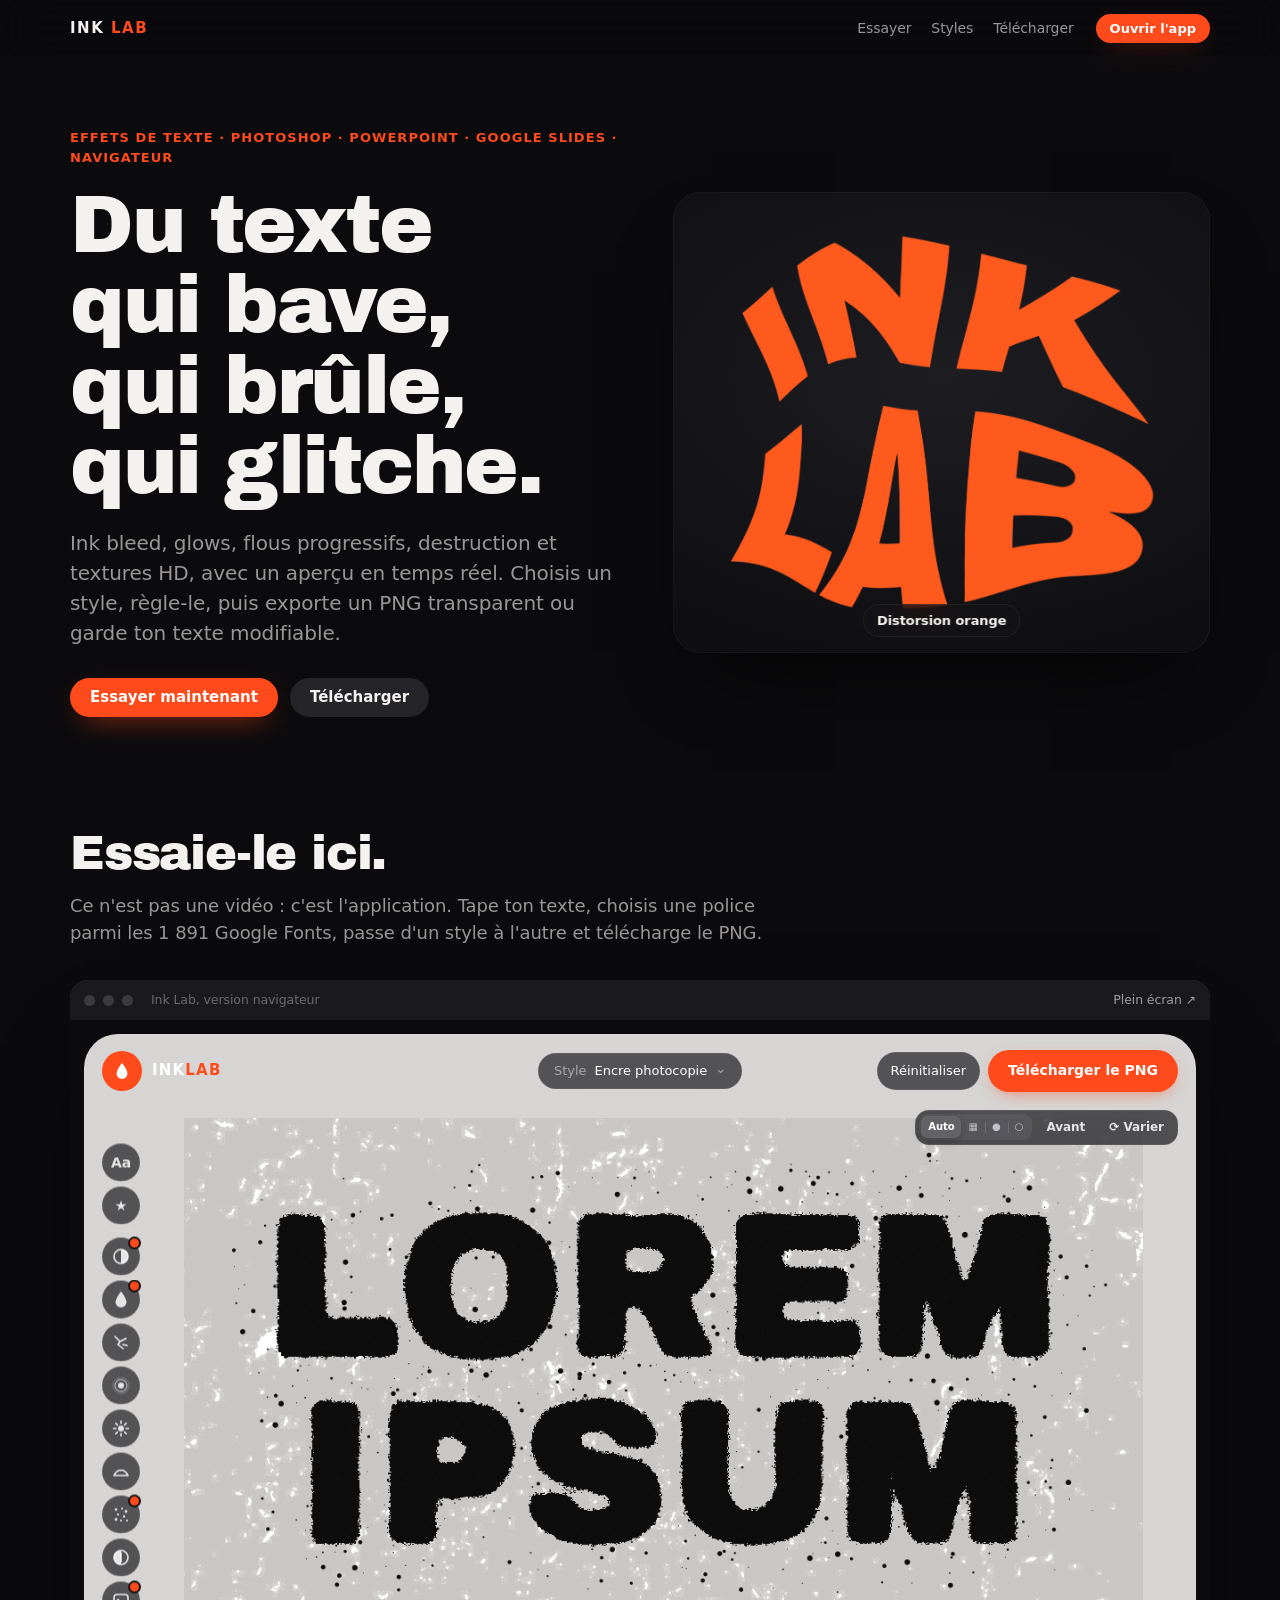
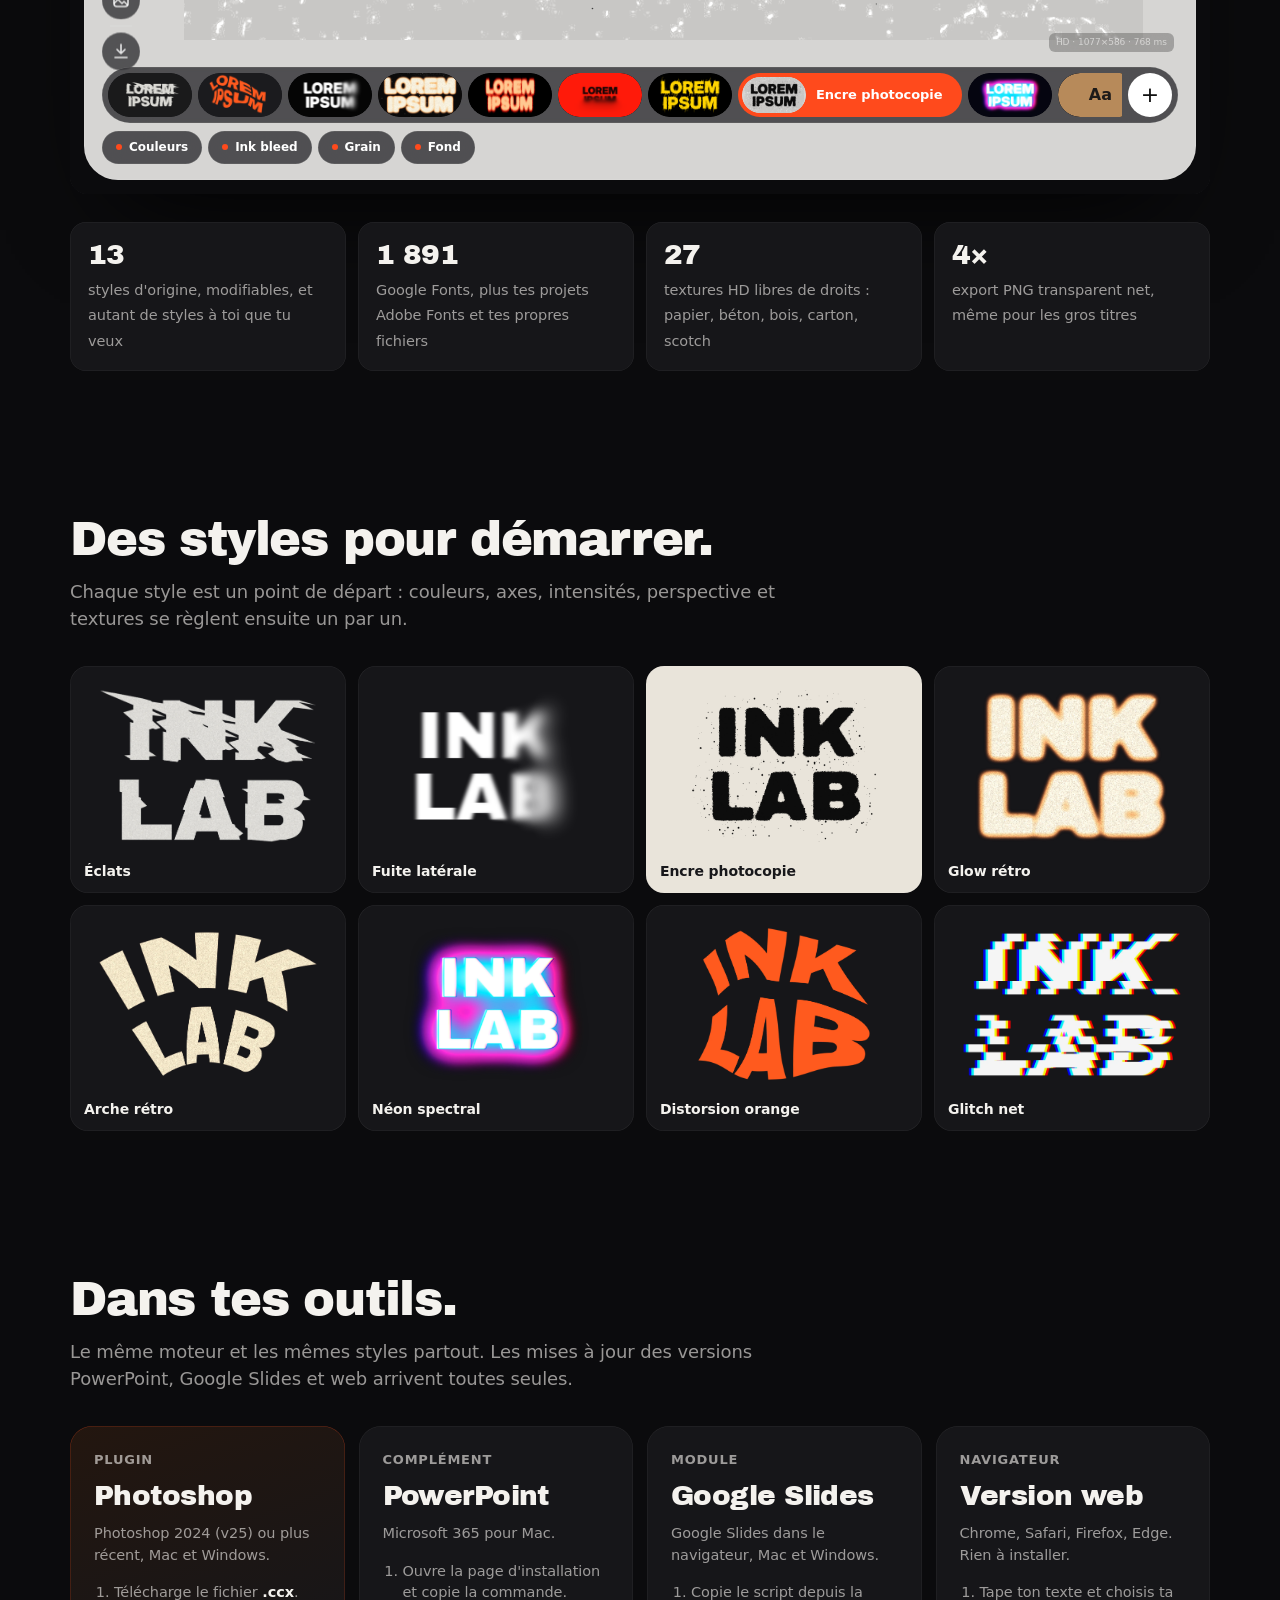
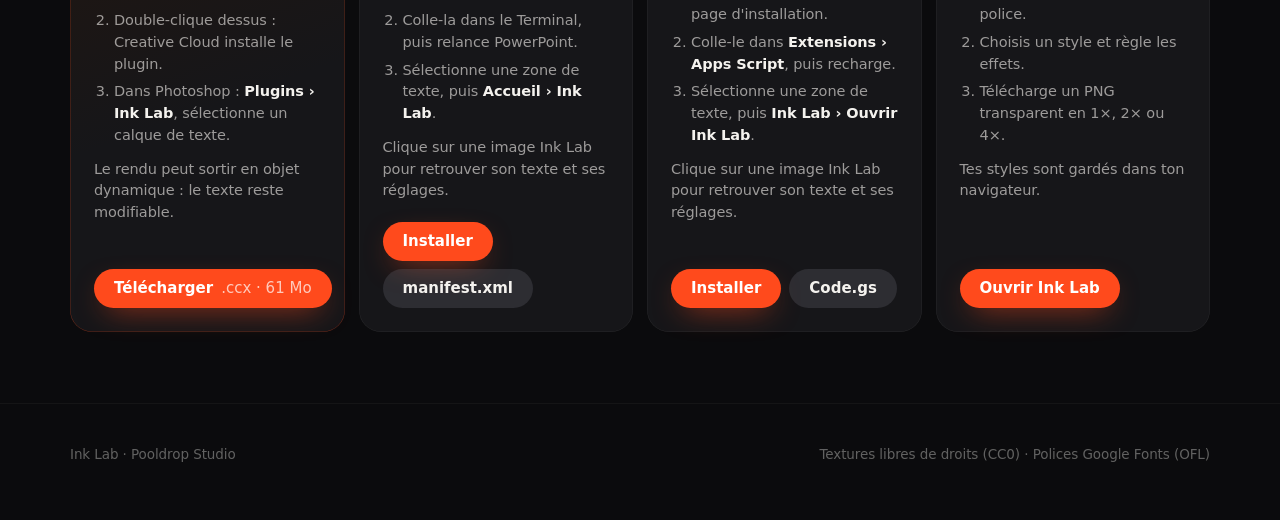
<file: index.html>
<!DOCTYPE html>
<html lang="fr">
<head>
<meta charset="utf-8" />
<meta name="viewport" content="width=device-width, initial-scale=1, viewport-fit=cover" />
<meta name="theme-color" content="#0b0b0d" />
<title>Ink Lab</title>
<meta name="description" content="Effets de texte pour Photoshop, PowerPoint, Google Slides et le navigateur : ink bleed, glows, flous, destruction, textures HD." />
<link rel="icon" href="icon.png" />
<link rel="preconnect" href="https://fonts.googleapis.com" />
<link rel="preconnect" href="https://fonts.gstatic.com" crossorigin />
<link rel="stylesheet" href="https://fonts.googleapis.com/css2?family=Archivo+Black&display=swap" />
<style>
/* Scène sombre, une seule couleur d'accent (l'orange encre), le texte traité comme matière.
   Mise en page : grand titre + vitrine qui change de style, appli en vrai, styles, téléchargements. */
:root {
  --bg: #0b0b0d;
  --card: #161619;
  --card2: #1e1e22;
  --fg: #f4f2ee;
  --mute: rgba(240, 238, 234, 0.62);
  --mute2: rgba(240, 238, 234, 0.38);
  --line: rgba(255, 255, 255, 0.08);
  --acc: #ff4a1c;
  --paper: #e9e4da;
  --display: "Archivo Black", "Helvetica Neue", Arial, sans-serif;
  --text: -apple-system, BlinkMacSystemFont, system-ui, "Segoe UI", Roboto, sans-serif;
  --spring: linear(0, 0.067, 0.205, 0.358, 0.499, 0.619, 0.715, 0.79, 0.848, 0.89, 0.921, 0.944, 0.96, 0.972, 0.981, 0.986, 0.991, 0.993, 0.995, 0.997, 0.998, 0.999, 1);
  color-scheme: dark;
}
* { box-sizing: border-box; }
html { scroll-behavior: smooth; scroll-padding-top: 72px; }
body { margin: 0; background-color: var(--bg); color: var(--fg); font: 17px/1.5 var(--text); letter-spacing: -0.005em; -webkit-font-smoothing: antialiased; overflow-x: hidden; }
img { max-width: 100%; display: block; }
a { color: inherit; }
.wrap { max-width: 1180px; margin: 0 auto; padding-left: max(20px, env(safe-area-inset-left, 0px)); padding-right: max(20px, env(safe-area-inset-right, 0px)); }
:focus-visible { outline: 2px solid var(--acc); outline-offset: 3px; border-radius: 8px; }

/* ---------- Barre de navigation translucide ---------- */
body::before { content: ""; position: fixed; inset: 0 0 auto; height: env(safe-area-inset-top, 0px); z-index: 30; background-color: rgba(11, 11, 13, 0.72); }
.nav { position: sticky; top: env(safe-area-inset-top, 0px); z-index: 20; background-color: rgba(11, 11, 13, 0.62);
  -webkit-backdrop-filter: blur(24px) saturate(180%); backdrop-filter: blur(24px) saturate(180%); }
.nav::after { content: ""; position: absolute; left: 0; right: 0; bottom: -16px; height: 16px; pointer-events: none; background: linear-gradient(rgba(11,11,13,.5), rgba(11,11,13,0)); }
.nav .wrap { display: flex; align-items: center; gap: 22px; height: 56px; }
.logo { font-weight: 800; letter-spacing: 0.1em; font-size: 15px; text-decoration: none; white-space: nowrap; }
.logo b { color: var(--acc); }
.nav nav { display: flex; gap: 20px; margin-left: auto; }
.nav nav a { text-decoration: none; font-size: 14px; color: var(--mute); transition: color 160ms ease; }
.nav nav a:hover { color: var(--fg); }

/* ---------- Boutons ---------- */
.btn { display: inline-flex; align-items: center; justify-content: center; gap: 8px; padding: 12px 20px; border-radius: 999px; border: 0;
  font: 600 15px/1 var(--text); letter-spacing: 0; text-decoration: none; cursor: pointer; white-space: nowrap;
  color: var(--fg); background-color: rgba(118, 118, 128, 0.24); transition: transform 100ms ease-out, background-color 160ms ease; -webkit-tap-highlight-color: transparent; }
.btn:hover { background-color: rgba(118, 118, 128, 0.34); }
.btn:active { transform: scale(0.96); transition-duration: 60ms; }
.btn.primary { color: #fff; background-color: var(--acc); box-shadow: 0 10px 30px -12px rgba(255, 74, 28, 0.8); }
.btn.primary:hover { background-color: #ff5c32; }
.btn.small { padding: 8px 14px; font-size: 13px; }
.btn .sub { font-weight: 500; opacity: 0.7; }

/* ---------- Hero ---------- */
.hero { padding-block: 72px 40px; display: grid; grid-template-columns: minmax(0, 1.05fr) minmax(0, 1fr); gap: 40px; align-items: center; }
.eyebrow { font-size: 13px; font-weight: 600; letter-spacing: 0.08em; text-transform: uppercase; color: var(--acc); margin: 0 0 18px; }
h1 { font-family: var(--display); font-weight: 400; font-size: clamp(42px, 6.4vw, 84px); line-height: 0.98; letter-spacing: -0.03em; margin: 0; text-wrap: balance; }
.lead { font-size: clamp(17px, 1.6vw, 20px); color: var(--mute); margin: 22px 0 30px; max-width: 34em; text-wrap: pretty; }
.ctas { display: flex; gap: 12px; flex-wrap: wrap; }
.showcase { position: relative; aspect-ratio: 1 / 0.86; border-radius: 28px; overflow: hidden; background:
  radial-gradient(120% 90% at 50% 40%, #1d1d22 0%, #0f0f12 70%); box-shadow: 0 0 0 0.5px var(--line) inset, 0 40px 80px -40px rgba(0,0,0,.9); }
.showcase img { position: absolute; inset: 9%; width: 82%; height: 82%; object-fit: contain; opacity: 0; transform: scale(0.96);
  transition: opacity 600ms ease, transform 900ms var(--spring); }
.showcase img.on { opacity: 1; transform: none; }
.showcase.paper { background: radial-gradient(120% 90% at 50% 40%, #f1ece2 0%, #d9d2c4 80%); }
.showcase { transition: background 600ms ease; }
.tag { position: absolute; left: 50%; bottom: 16px; transform: translateX(-50%); padding: 7px 14px; border-radius: 999px; font-size: 13px; font-weight: 600; white-space: nowrap;
  background-color: rgba(20, 20, 24, 0.66); -webkit-backdrop-filter: blur(16px) saturate(180%); backdrop-filter: blur(16px) saturate(180%);
  box-shadow: 0 0 0 0.5px rgba(255,255,255,.12) inset; }

/* ---------- Sections ---------- */
section { padding-block: 72px; }
h2 { font-family: var(--display); font-weight: 400; font-size: clamp(30px, 4vw, 48px); line-height: 1.02; letter-spacing: -0.025em; margin: 0 0 14px; text-wrap: balance; }
.intro { color: var(--mute); max-width: 40em; margin: 0 0 34px; font-size: 18px; text-wrap: pretty; }

/* L'application, en vrai */
.window { border-radius: 18px; overflow: hidden; background-color: var(--card); box-shadow: 0 0 0 0.5px rgba(255,255,255,.12) inset, 0 50px 100px -50px rgba(0,0,0,1); }
.chrome { display: flex; align-items: center; gap: 8px; height: 40px; padding: 0 14px; background-color: #1a1a1d; box-shadow: 0 0.5px 0 var(--line); }
.chrome i { width: 11px; height: 11px; border-radius: 50%; background-color: #3a3a3f; }
.chrome span { margin-left: 10px; font-size: 12.5px; color: var(--mute2); }
.chrome a { margin-left: auto; font-size: 12.5px; color: var(--mute); text-decoration: none; }
.chrome a:hover { color: var(--fg); }
.window iframe { display: block; width: 100%; height: min(820px, 86vh); border: 0; background-color: #0e0e10; }

/* Faits */
.facts { display: grid; grid-template-columns: repeat(4, minmax(0, 1fr)); gap: 12px; margin-top: 28px; }
.fact { padding: 18px; border-radius: 16px; background-color: var(--card); box-shadow: 0 0 0 0.5px var(--line) inset; }
.fact b { display: block; font-family: var(--display); font-weight: 400; font-size: 28px; letter-spacing: -0.02em; line-height: 1.1; margin-bottom: 6px; font-variant-numeric: tabular-nums; }
.fact span { color: var(--mute); font-size: 14.5px; line-height: 1.4; }

/* Styles */
.styles { display: grid; grid-template-columns: repeat(4, minmax(0, 1fr)); gap: 12px; }
.style { position: relative; aspect-ratio: 1 / 0.82; border-radius: 18px; overflow: hidden; background-color: var(--card); box-shadow: 0 0 0 0.5px var(--line) inset;
  transition: transform 500ms var(--spring); }
.style:hover { transform: translateY(-3px); }
.style img { position: absolute; inset: 10% 10% 22%; width: 80%; height: 68%; object-fit: contain; }
.style p { position: absolute; left: 14px; bottom: 11px; margin: 0; font-size: 14px; font-weight: 600; }
.style.paper { background-color: var(--paper); color: #18181b; }

/* Téléchargements */
.dl { display: grid; grid-template-columns: repeat(4, minmax(0, 1fr)); gap: 14px; }
@media (max-width: 1180px) { .dl { grid-template-columns: repeat(2, minmax(0, 1fr)); } }
.card { display: flex; flex-direction: column; gap: 12px; padding: 24px; border-radius: 22px; background-color: var(--card); box-shadow: 0 0 0 0.5px var(--line) inset; min-width: 0; }
.card.hl { background: linear-gradient(160deg, #23160f 0%, var(--card) 55%); box-shadow: 0 0 0 0.5px rgba(255,74,28,.35) inset; }
.app { font-size: 13px; font-weight: 600; letter-spacing: 0.06em; text-transform: uppercase; color: var(--mute); }
.card h3 { font-family: var(--display); font-weight: 400; font-size: 28px; letter-spacing: -0.02em; line-height: 1.05; margin: 0; }
.req { color: var(--mute); font-size: 14.5px; margin: 0; }
.card ol { margin: 4px 0 0; padding-left: 20px; color: var(--mute); font-size: 14.5px; display: grid; gap: 6px; }
.card ol b { color: var(--fg); font-weight: 600; }
.card .btns { display: flex; gap: 8px; flex-wrap: wrap; margin-top: auto; padding-top: 8px; }

footer { padding-block: 40px 56px; color: var(--mute2); font-size: 13.5px; box-shadow: 0 -0.5px 0 var(--line); }
footer .wrap { display: flex; gap: 18px; flex-wrap: wrap; justify-content: space-between; }

/* ---------- Petits écrans ---------- */
@media (max-width: 900px) {
  .hero { grid-template-columns: 1fr; padding-block: 40px 20px; gap: 28px; }
  .facts, .styles { grid-template-columns: repeat(2, minmax(0, 1fr)); }
  .dl { grid-template-columns: 1fr; }
  section { padding-block: 52px; }
  .window iframe { height: 760px; }
}
@media (max-width: 560px) {
  .nav nav { display: none; }
  .nav .btn { margin-left: auto; }
  .chrome span { display: none; }
}
@media (prefers-reduced-motion: reduce) {
  html { scroll-behavior: auto; }
  .showcase img, .style, .btn { transition: opacity 200ms ease !important; transform: none !important; }
}
@media (prefers-reduced-transparency: reduce) {
  .nav, .tag { background-color: #111114 !important; -webkit-backdrop-filter: none !important; backdrop-filter: none !important; }
}
</style>
</head>
<body>
<header class="nav">
  <div class="wrap">
    <a class="logo" href="#top">INK <b>LAB</b></a>
    <nav><a href="#essayer">Essayer</a><a href="#styles">Styles</a><a href="#telecharger">Télécharger</a></nav>
    <a class="btn small primary" href="app.html">Ouvrir l'app</a>
  </div>
</header>

<main id="top">
  <div class="wrap hero">
    <div>
      <p class="eyebrow">Effets de texte · Photoshop · PowerPoint · Google Slides · navigateur</p>
      <h1>Du texte qui bave, qui brûle, qui glitche.</h1>
      <p class="lead">Ink bleed, glows, flous progressifs, destruction et textures HD, avec un aperçu en temps réel. Choisis un style, règle-le, puis exporte un PNG transparent ou garde ton texte modifiable.</p>
      <div class="ctas">
        <a class="btn primary" href="#essayer">Essayer maintenant</a>
        <a class="btn" href="#telecharger">Télécharger</a>
      </div>
    </div>
    <div class="showcase" id="show" aria-live="polite">
      <img src="img/brosse-seche.webp" alt="INK LAB en style Brosse sèche" class="on" data-name="Brosse sèche" />
      <img src="img/neon-spectral.webp" alt="INK LAB en style Néon spectral" data-name="Néon spectral" loading="lazy" />
      <img src="img/distorsion-orange.webp" alt="INK LAB en style Distorsion orange" data-name="Distorsion orange" loading="lazy" />
      <img src="img/encre-photocopie.webp" alt="INK LAB en style Encre photocopie" data-name="Encre photocopie" data-paper loading="lazy" />
      <img src="img/glitch-net.webp" alt="INK LAB en style Glitch net" data-name="Glitch net" loading="lazy" />
      <img src="img/arche-retro.webp" alt="INK LAB en style Arche rétro" data-name="Arche rétro" loading="lazy" />
      <img src="img/glow-retro.webp" alt="INK LAB en style Glow rétro" data-name="Glow rétro" loading="lazy" />
      <div class="tag" id="showTag">Brosse sèche</div>
    </div>
  </div>

  <section id="essayer">
    <div class="wrap">
      <h2>Essaie-le ici.</h2>
      <p class="intro">Ce n'est pas une vidéo : c'est l'application. Tape ton texte, choisis une police parmi les 1 891 Google Fonts, passe d'un style à l'autre et télécharge le PNG.</p>
      <div class="window">
        <div class="chrome"><i></i><i></i><i></i><span>Ink Lab, version navigateur</span><a href="app.html">Plein écran ↗</a></div>
        <iframe src="app.html" title="Ink Lab, application web" loading="lazy" allow="clipboard-write"></iframe>
      </div>
      <div class="facts">
        <div class="fact"><b>13</b><span>styles d'origine, modifiables, et autant de styles à toi que tu veux</span></div>
        <div class="fact"><b>1 891</b><span>Google Fonts, plus tes projets Adobe Fonts et tes propres fichiers</span></div>
        <div class="fact"><b>27</b><span>textures HD libres de droits : papier, béton, bois, carton, scotch</span></div>
        <div class="fact"><b>4×</b><span>export PNG transparent net, même pour les gros titres</span></div>
      </div>
    </div>
  </section>

  <section id="styles">
    <div class="wrap">
      <h2>Des styles pour démarrer.</h2>
      <p class="intro">Chaque style est un point de départ : couleurs, axes, intensités, perspective et textures se règlent ensuite un par un.</p>
      <div class="styles">
        <div class="style"><img src="img/eclats.webp" alt="" loading="lazy" /><p>Éclats</p></div>
        <div class="style"><img src="img/fuite-laterale.webp" alt="" loading="lazy" /><p>Fuite latérale</p></div>
        <div class="style paper"><img src="img/encre-photocopie.webp" alt="" loading="lazy" /><p>Encre photocopie</p></div>
        <div class="style"><img src="img/glow-retro.webp" alt="" loading="lazy" /><p>Glow rétro</p></div>
        <div class="style"><img src="img/arche-retro.webp" alt="" loading="lazy" /><p>Arche rétro</p></div>
        <div class="style"><img src="img/neon-spectral.webp" alt="" loading="lazy" /><p>Néon spectral</p></div>
        <div class="style"><img src="img/distorsion-orange.webp" alt="" loading="lazy" /><p>Distorsion orange</p></div>
        <div class="style"><img src="img/glitch-net.webp" alt="" loading="lazy" /><p>Glitch net</p></div>
      </div>
    </div>
  </section>

  <section id="telecharger">
    <div class="wrap">
      <h2>Dans tes outils.</h2>
      <p class="intro">Le même moteur et les mêmes styles partout. Les mises à jour des versions PowerPoint, Google Slides et web arrivent toutes seules.</p>
      <div class="dl">
        <div class="card hl">
          <div class="app">Plugin</div>
          <h3>Photoshop</h3>
          <p class="req">Photoshop 2024 (v25) ou plus récent, Mac et Windows.</p>
          <ol>
            <li>Télécharge le fichier <b>.ccx</b>.</li>
            <li>Double-clique dessus : Creative Cloud installe le plugin.</li>
            <li>Dans Photoshop : <b>Plugins › Ink Lab</b>, sélectionne un calque de texte.</li>
          </ol>
          <p class="req">Le rendu peut sortir en objet dynamique : le texte reste modifiable.</p>
          <div class="btns"><a class="btn primary" href="downloads/InkLab-Photoshop.ccx" download>Télécharger <span class="sub">.ccx · 61 Mo</span></a></div>
        </div>
        <div class="card">
          <div class="app">Complément</div>
          <h3>PowerPoint</h3>
          <p class="req">Microsoft 365 pour Mac.</p>
          <ol>
            <li>Ouvre la page d'installation et copie la commande.</li>
            <li>Colle-la dans le Terminal, puis relance PowerPoint.</li>
            <li>Sélectionne une zone de texte, puis <b>Accueil › Ink Lab</b>.</li>
          </ol>
          <p class="req">Clique sur une image Ink Lab pour retrouver son texte et ses réglages.</p>
          <div class="btns"><a class="btn primary" href="install.html">Installer</a><a class="btn" href="manifest.xml" download>manifest.xml</a></div>
        </div>
        <div class="card">
          <div class="app">Module</div>
          <h3>Google Slides</h3>
          <p class="req">Google Slides dans le navigateur, Mac et Windows.</p>
          <ol>
            <li>Copie le script depuis la page d'installation.</li>
            <li>Colle-le dans <b>Extensions › Apps Script</b>, puis recharge.</li>
            <li>Sélectionne une zone de texte, puis <b>Ink Lab › Ouvrir Ink Lab</b>.</li>
          </ol>
          <p class="req">Clique sur une image Ink Lab pour retrouver son texte et ses réglages.</p>
          <div class="btns"><a class="btn primary" href="install-gslides.html">Installer</a><a class="btn" href="Code.gs" download>Code.gs</a></div>
        </div>
        <div class="card">
          <div class="app">Navigateur</div>
          <h3>Version web</h3>
          <p class="req">Chrome, Safari, Firefox, Edge. Rien à installer.</p>
          <ol>
            <li>Tape ton texte et choisis ta police.</li>
            <li>Choisis un style et règle les effets.</li>
            <li>Télécharge un PNG transparent en 1×, 2× ou 4×.</li>
          </ol>
          <p class="req">Tes styles sont gardés dans ton navigateur.</p>
          <div class="btns"><a class="btn primary" href="app.html">Ouvrir Ink Lab</a></div>
        </div>
      </div>
    </div>
  </section>
</main>

<footer>
  <div class="wrap"><span>Ink Lab · Pooldrop Studio</span><span>Textures libres de droits (CC0) · Polices Google Fonts (OFL)</span></div>
</footer>

<script>
(() => {
  const box = document.getElementById("show"), tag = document.getElementById("showTag");
  const imgs = [...box.querySelectorAll("img")];
  let i = 0, timer = null;
  const reduce = matchMedia("(prefers-reduced-motion: reduce)");
  function go(n) {
    imgs[i].classList.remove("on");
    i = (n + imgs.length) % imgs.length;
    const im = imgs[i];
    im.classList.add("on"); tag.textContent = im.dataset.name;
    box.classList.toggle("paper", im.hasAttribute("data-paper"));
  }
  function start() { stop(); if (!reduce.matches) timer = setInterval(() => go(i + 1), 2600); }
  function stop() { clearInterval(timer); timer = null; }
  box.addEventListener("pointerdown", () => { go(i + 1); start(); });   // un tap passe au style suivant
  document.addEventListener("visibilitychange", () => document.hidden ? stop() : start());
  reduce.addEventListener && reduce.addEventListener("change", start);
  start();
})();
</script>
</body>
</html>
</file>
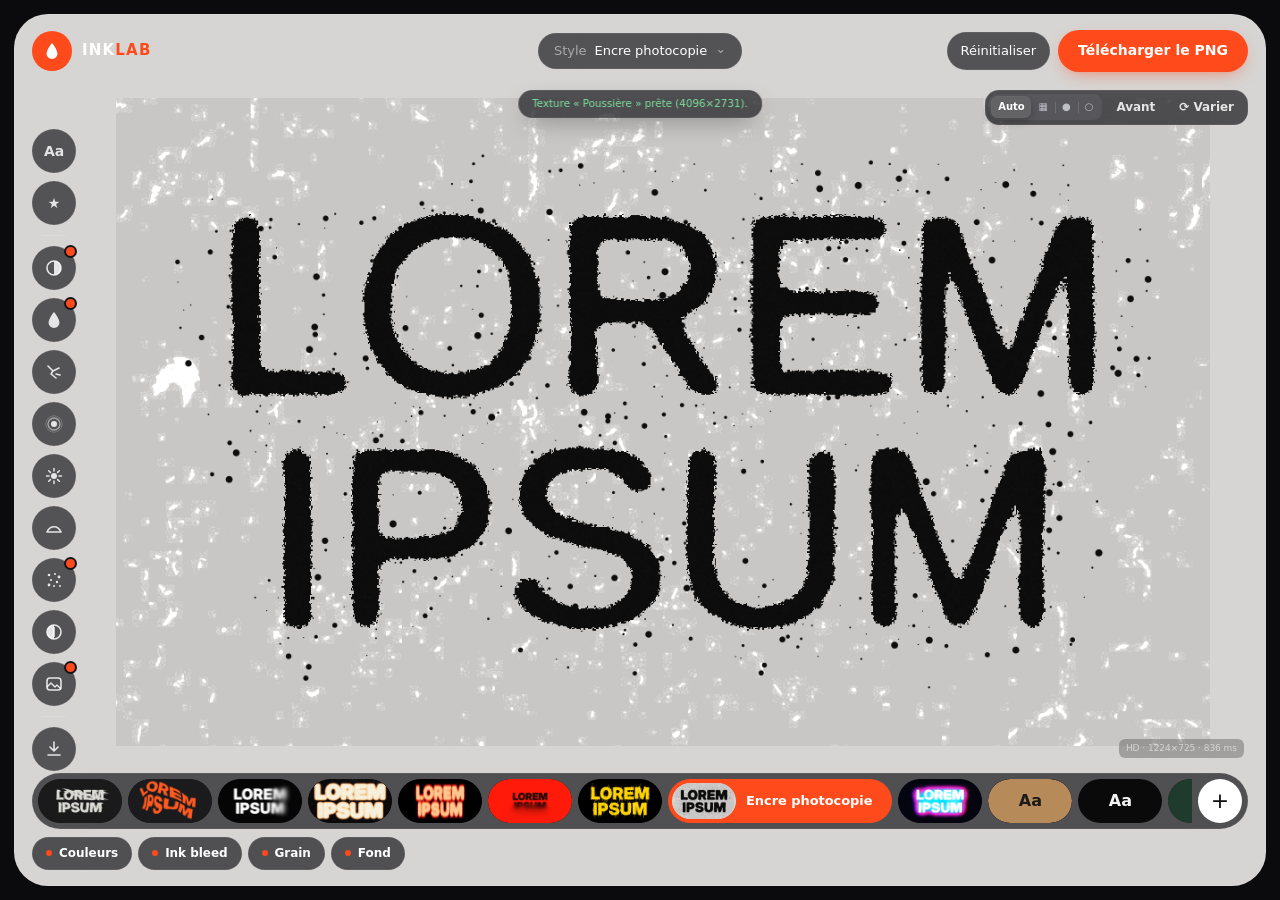
<file: app.html>
<!DOCTYPE html>
<html lang="fr">
<head>
<meta charset="utf-8" />
<meta name="viewport" content="width=device-width, initial-scale=1, viewport-fit=cover" />
<meta name="theme-color" content="#0e0e10" />
<title>Ink Lab</title>
<link rel="icon" href="icon.png" />
<link rel="preconnect" href="https://fonts.googleapis.com" />
<link rel="preconnect" href="https://fonts.gstatic.com" crossorigin />
<style>
:root {
  --bg: #121214;
  --panel: #1a1a1d;
  --panel2: #222226;
  --line: #2d2d32;
  --line2: #3a3a40;
  --text: #ebe8e2;
  --mute: #8c8a86;
  --acc: #ff4a1c;
  --acc2: #ffad94;
  --ok: #4fd18b;
  --err: #ff5d5d;
}

html, body {
  margin: 0; padding: 0; height: 100%;
  background-color: var(--bg); color: var(--text);
  font-family: -apple-system, "Segoe UI", "Helvetica Neue", Arial, sans-serif;
  font-size: 12px;
}
#app { display: flex; flex-direction: column; height: 100%; }

/* ---------- En-tête ---------- */
#top {
  display: flex; align-items: center;
  padding: 10px 12px 9px;
  border-bottom: 1px solid var(--line);
}
.brand { display: flex; align-items: baseline; margin-right: 10px; }
.logo { font-size: 16px; font-weight: 900; letter-spacing: 2px; color: var(--text); }
.logoAcc { color: var(--acc); margin-left: 2px; }
.ver { font-size: 9px; color: var(--mute); margin-left: 5px; }
.srcChip {
  flex: 1; display: flex; align-items: center; min-width: 0;
  padding: 4px 8px; border-radius: 12px;
  background-color: var(--panel2); border: 1px solid var(--line);
}
.srcDot { width: 7px; height: 7px; border-radius: 4px; background-color: #555; margin-right: 6px; flex-shrink: 0; }
.srcDot.on { background-color: var(--ok); }
.srcDot.warn { background-color: #e7b23a; }
.srcName { font-size: 11px; color: #cfccc6; overflow: hidden; white-space: nowrap; text-overflow: ellipsis; }
.iconBtn {
  width: 26px; height: 26px; margin-left: 8px; border-radius: 13px;
  display: flex; align-items: center; justify-content: center;
  background-color: var(--panel2); border: 1px solid var(--line); color: var(--text);
  font-size: 14px; cursor: pointer;
}
.iconBtn:hover { border-color: var(--acc); color: var(--acc); }

/* ---------- Aperçu ---------- */
#pvWrap { padding: 10px 10px 6px; border-bottom: 1px solid var(--line); }
#pvBox {
  position: relative; height: 230px; border-radius: 10px; overflow: hidden;
  background-color: #0b0b0c; border: 1px solid var(--line);
  display: flex; align-items: center; justify-content: center;
}
#pvImg { display: none; pointer-events: none; }
#pvEmpty { position: absolute; left: 0; right: 0; top: 0; bottom: 0; display: flex; flex-direction: column; align-items: center; justify-content: center; }
.emptyBig { font-size: 54px; font-weight: 900; color: #2a2a2e; }
#pvEmptyMsg { color: var(--mute); font-size: 11px; text-align: center; padding: 0 20px; }
#pvBadge {
  position: absolute; left: 8px; top: 8px; display: none;
  padding: 2px 7px; border-radius: 4px; font-size: 9px; font-weight: 700; letter-spacing: 1px;
  background-color: var(--acc); color: #fff;
}
#pvMs { position: absolute; right: 8px; bottom: 6px; font-size: 9px; color: rgba(255,255,255,0.45); }
.pvBar { display: flex; align-items: center; margin-top: 7px; }
.pvBar .seg { margin-right: 6px; }
.pvBar .btn { margin-right: 6px; }

/* ---------- Zone défilante ---------- */
#scroll { flex: 1; overflow-y: scroll; padding-top: 2px; }
.endSpace { height: 20px; }

.sec { margin: 8px 10px; background-color: var(--panel); border: 1px solid var(--line); border-radius: 10px; }
.secHead { display: flex; align-items: center; padding: 10px 10px; cursor: pointer; }
.secHead:hover .secTitle { color: #fff; }
.chev { width: 12px; color: var(--mute); font-size: 10px; }
.secNum { font-size: 9px; font-weight: 700; color: var(--acc); margin-right: 7px; letter-spacing: 1px; }
.secTitle { font-weight: 800; letter-spacing: 1px; font-size: 11px; color: var(--text); }
.secSub { flex: 1; color: var(--mute); margin-left: 8px; font-size: 10px; overflow: hidden; white-space: nowrap; text-overflow: ellipsis; }
.secReset { color: var(--mute); font-size: 13px; padding: 0 3px; }
.secReset:hover { color: var(--acc); }
.secBody { padding: 0 12px 12px; }
.sec.closed .secBody { display: none; }

/* ---------- Lignes de paramètres ---------- */
.row { padding-top: 7px; }
.rowTop { display: flex; align-items: center; justify-content: space-between; }
.lbl { color: #cfccc6; font-size: 11px; }
.lbl:hover { color: #fff; }
.val {
  width: 52px; height: 20px; font-size: 11px; text-align: right;
  color: var(--acc2); background-color: transparent; border: 1px solid transparent; border-radius: 4px;
}
.val:focus { border-color: var(--line2); background-color: #0f0f11; }
sp-slider { display: block; width: 100%; margin-top: -2px; }
.hint { color: var(--mute); font-size: 10px; margin-top: 2px; }

.quick { display: flex; flex-wrap: wrap; margin-top: 2px; }
.qBtn {
  padding: 2px 6px; margin: 0 4px 4px 0; border-radius: 4px; font-size: 10px;
  color: var(--mute); background-color: var(--panel2); border: 1px solid var(--line); cursor: pointer;
}
.qBtn:hover { color: var(--text); border-color: var(--line2); }
.qBtn.on { color: #fff; border-color: var(--acc); }

/* ---------- Segments ---------- */
.seg { display: flex; border: 1px solid var(--line); border-radius: 6px; overflow: hidden; margin-top: 4px; }
.seg.mini { margin-top: 0; }
.segBtn {
  flex: 1; text-align: center; padding: 5px 6px; font-size: 11px;
  color: var(--mute); background-color: var(--panel2); cursor: pointer;
  border-right: 1px solid var(--line);
}
.segBtn:last-child { border-right: none; }
.seg.mini .segBtn { padding: 4px 7px; font-size: 10px; }
.segBtn:hover { color: var(--text); }
.segBtn.on { background-color: var(--acc); color: #fff; }

/* ---------- Boutons ---------- */
.btnRow { display: flex; flex-wrap: wrap; align-items: center; margin-top: 7px; }
.btn {
  padding: 7px 12px; border-radius: 6px; cursor: pointer; text-align: center;
  background-color: var(--panel2); color: var(--text); border: 1px solid var(--line2);
  font-size: 11px; font-weight: 600;
}
.btn:hover { border-color: #5a5a62; }
.btn.mini { padding: 4px 8px; font-size: 10px; margin: 0 5px 5px 0; }
.btn.ghost { background-color: transparent; }
.btn.accent { border-color: var(--acc); color: var(--acc2); }
.btn.danger { color: #ff8b8b; }
.btn.danger.armed { background-color: var(--err); color: #fff; border-color: var(--err); }
.btn.primary { background-color: var(--acc); border-color: var(--acc); color: #fff; font-weight: 800; letter-spacing: 0.5px; }
.btn.primary:hover { background-color: #ff6338; }
.btn.disabled { opacity: 0.45; }

/* ---------- Templates ---------- */
.filterRow { display: flex; flex-wrap: wrap; margin-bottom: 6px; }
.fBtn {
  padding: 3px 8px; margin: 0 4px 4px 0; border-radius: 10px; font-size: 10px; cursor: pointer;
  color: var(--mute); border: 1px solid var(--line);
}
.fBtn:hover { color: var(--text); }
.fBtn.on { color: #fff; background-color: var(--acc); border-color: var(--acc); }
#tplGrid { display: flex; flex-wrap: wrap; margin: 0 -3px; }
.tpl {
  width: 46%; margin: 3px 1.5%; border-radius: 8px; overflow: hidden; cursor: pointer;
  border: 1px solid var(--line); background-color: var(--panel2);
}
.tpl:hover { border-color: #55555c; }
.tpl.on { border-color: var(--acc); }
.tplThumb { position: relative; height: 62px; overflow: hidden; }
.tplFallback { height: 62px; display: flex; align-items: center; justify-content: center; font-size: 24px; font-weight: 900; }
.tplImg { position: absolute; left: 0; top: 0; width: 100%; height: 62px; display: none; }
.tplMeta { display: flex; align-items: center; padding: 5px 7px; }
.tplName { flex: 1; font-size: 11px; font-weight: 700; color: var(--text); overflow: hidden; white-space: nowrap; text-overflow: ellipsis; }
.tplTag { font-size: 9px; color: var(--mute); margin-left: 4px; }
.tpl.on .tplTag { color: var(--acc2); }
.tplEdit { margin-top: 10px; padding-top: 8px; border-top: 1px solid var(--line); }
.txt {
  width: 100%; height: 26px; margin-top: 4px; font-size: 12px;
  color: var(--text); background-color: #0f0f11; border: 1px solid var(--line2); border-radius: 5px;
}
.badge { font-size: 9px; padding: 1px 6px; border-radius: 8px; background-color: #3b2a14; color: #ffc46b; display: none; }
.badge.on { display: block; }

/* ---------- Couleurs ---------- */
.palWrap { display: flex; flex-wrap: wrap; margin: 4px -2px 4px; }
.palItem { width: 31%; margin: 0 1% 6px; cursor: pointer; }
.pal { display: flex; height: 22px; border-radius: 5px; overflow: hidden; border: 1px solid var(--line2); }
.palItem:hover .pal { border-color: var(--acc); }
.palSw { flex: 1; }
.palName { font-size: 9px; color: var(--mute); margin-top: 2px; text-align: center; }
.swWrap { display: flex; flex-wrap: wrap; margin: 4px -2px 0; }
.sw {
  width: 41%; margin: 0 1.5% 6px; display: flex; align-items: center;
  background-color: var(--panel2); border: 1px solid var(--line); border-radius: 7px; padding: 5px;
}
.swColor { width: 28px; height: 28px; border-radius: 6px; border: 1px solid rgba(255,255,255,0.18); cursor: pointer; flex-shrink: 0; }
.swColor:hover { border-color: #fff; }
.swMeta { margin-left: 7px; flex: 1; min-width: 0; }
.swLbl { font-size: 9px; color: var(--mute); }
.hex {
  width: 72px; height: 20px; font-size: 11px; color: var(--text);
  background-color: transparent; border: 1px solid transparent; border-radius: 4px;
}
.hex:focus { border-color: var(--line2); background-color: #0f0f11; }

/* ---------- Sortie ---------- */
.ckRow { display: flex; align-items: center; margin-top: 6px; }
.ckRow sp-checkbox { font-size: 11px; }
.note { color: var(--mute); font-size: 10px; margin-top: 6px; line-height: 14px; }

/* ---------- Pied ---------- */
#bottom { border-top: 1px solid var(--line); padding: 8px 10px 10px; background-color: var(--bg); }
#bottom .btnRow { margin-top: 6px; flex-wrap: nowrap; }
#bottom .btn { flex: 1; }
#bottom .btn.ghost { flex: 0 0 auto; margin-right: 8px; }
#status { font-size: 10px; color: var(--mute); min-height: 13px; overflow: hidden; white-space: nowrap; text-overflow: ellipsis; }
#status.ok { color: var(--ok); }
#status.err { color: var(--err); }
#status.busy { color: #ffc46b; }

/* ===================== v2 ===================== */
/* Bandeau objet dynamique */
#ctxBanner { display: none; margin: 8px 10px 0; padding: 8px 10px; border-radius: 8px; background-color: #2a1a12; border: 1px solid #5a2e18; }
#ctxBanner.on { display: block; }
#ctxBanner.edit { background-color: #12241b; border-color: #23573b; }
.bnTxt { font-size: 11px; color: #f2d8c8; line-height: 15px; }
#ctxBanner.edit .bnTxt { color: #c9f0da; }
#ctxBanner .btnRow { margin-top: 6px; }

/* Aperçu */
#pvHint { position: absolute; left: 8px; bottom: 6px; font-size: 9px; color: rgba(255,255,255,0.55); display: none; }
#pvBox.drag { cursor: ew-resize; }

/* Grille de styles (perspective) */
.styleGrid { display: flex; flex-wrap: wrap; margin: 4px -2px 2px; }
.stBtn {
  width: 29%; margin: 0 1.5% 5px; padding: 5px 0; text-align: center; font-size: 10px; border-radius: 5px; cursor: pointer;
  color: var(--mute); background-color: var(--panel2); border: 1px solid var(--line);
}
.stBtn:hover { color: var(--text); border-color: var(--line2); }
.stBtn.on { color: #fff; background-color: var(--acc); border-color: var(--acc); }

/* Textures */
.texTarget { margin-top: 2px; }
.texCats { display: flex; flex-wrap: wrap; margin: 8px 0 4px; }
.texGrid { display: flex; flex-wrap: wrap; margin: 0 -2px; max-height: 260px; overflow-y: scroll; }
.texItem { width: 29%; margin: 0 1.5% 6px; cursor: pointer; border-radius: 6px; overflow: hidden; border: 1px solid var(--line); background-color: var(--panel2); }
.texItem:hover { border-color: #55555c; }
.texItem.on { border-color: var(--acc); }
.texImg { width: 100%; height: 52px; display: block; }
.texNone { height: 52px; display: flex; align-items: center; justify-content: center; color: var(--mute); font-size: 18px; }
.texName { font-size: 9px; color: #cfccc6; padding: 3px 4px; overflow: hidden; white-space: nowrap; text-overflow: ellipsis; }
.texItem.on .texName { color: var(--acc2); }
.texInfo { font-size: 10px; color: var(--mute); margin-top: 4px; }
#texParams .row:first-child { padding-top: 4px; }

/* ===================== v2.1 : interrupteurs, groupes, résumé ===================== */
.tg { width: 30px; height: 17px; border-radius: 9px; background-color: #3a3a40; position: relative; margin-left: 8px; cursor: pointer; flex-shrink: 0; }
.tg .kn { position: absolute; left: 2px; top: 2px; width: 13px; height: 13px; border-radius: 7px; background-color: #9a9894; }
.tg.on { background-color: var(--acc); }
.tg.on .kn { left: 15px; background-color: #fff; }
.sec.off .secTitle { color: var(--mute); }
.sec.off .secNum { color: #6b6a68; }
.sec.off .secBody .row, .sec.off .secBody .grp, .sec.off .secBody .styleGrid, .sec.off .secBody .palWrap,
.sec.off .secBody .swWrap, .sec.off .secBody .texGrid, .sec.off .secBody .texCats, .sec.off .secBody .sw { opacity: 0.4; }
.offNote { display: none; font-size: 10px; color: #c9a27f; background-color: #261c14; border-radius: 6px; padding: 5px 8px; margin: 2px 0 6px; }
.sec.off .offNote { display: block; }
.grp { font-size: 9px; font-weight: 800; letter-spacing: 1.2px; text-transform: uppercase; color: var(--acc2);
  margin: 12px 0 0; padding-top: 8px; border-top: 1px solid var(--line); }
.secBody > .grp:first-child, .offNote + .grp { border-top: none; padding-top: 0; margin-top: 4px; }
.chipsRow { display: flex; align-items: center; margin-top: 7px; min-height: 20px; }
.chipsLbl { font-size: 9px; color: var(--mute); letter-spacing: 1px; text-transform: uppercase; margin-right: 6px; flex-shrink: 0; }
#fxChips { display: flex; flex-wrap: wrap; flex: 1; }
.chip { font-size: 10px; padding: 2px 7px; margin: 0 4px 3px 0; border-radius: 9px; cursor: pointer;
  color: var(--acc2); background-color: #2b1a12; border: 1px solid #5a2e18; }
.chip:hover { color: #fff; border-color: var(--acc); }
.chipNone { font-size: 10px; color: var(--mute); }
.foldBar { display: flex; align-items: center; margin: 10px 10px 0; }
.foldLbl { font-size: 9px; color: var(--mute); letter-spacing: 1px; text-transform: uppercase; flex: 1; }
.foldBar .fBtn { margin: 0 0 0 4px; }
.sw.solo { width: 96%; margin: 2px 0 4px; }

/* Grille de templates compacte (3 colonnes) */
#tplGrid .tpl { width: 29.5%; margin: 3px 1.5%; }
#tplGrid .tplThumb, #tplGrid .tplFallback, #tplGrid .tplImg { height: 40px; }
#tplGrid .tplFallback { font-size: 16px; }
#tplGrid .tplMeta { padding: 4px 5px; }
#tplGrid .tplName { font-size: 10px; }

/* Bouton « Tout réinitialiser » (en-tête) */
.hdrBtn { margin-left: 8px; padding: 5px 9px; border-radius: 13px; font-size: 10px; font-weight: 700; white-space: nowrap; cursor: pointer;
  color: var(--text); background-color: var(--panel2); border: 1px solid var(--line2); flex-shrink: 0; }
.hdrBtn:hover { border-color: var(--acc); color: var(--acc2); }
.hdrBtn.undo { background-color: var(--acc); border-color: var(--acc); color: #fff; }
.brand .ver { display: none; }

/* Gradient map & journal */
.gradBar { display: flex; height: 10px; border-radius: 5px; overflow: hidden; margin: 2px 0 8px; border: 1px solid var(--line2); }
.gbSeg { flex: 1; }
.opLog { max-height: 150px; overflow-y: scroll; background-color: #0f0f11; border: 1px solid var(--line); border-radius: 6px; padding: 5px 7px; margin-top: 4px; }
.logLine { font-size: 10px; color: #a9a6a1; line-height: 14px; }
.logLine.err { color: var(--err); }

/* ===== Ajustements navigateur (page web + PowerPoint) ===== */
:root { color-scheme: dark; }
html, body { font-family: "Inter", -apple-system, "Segoe UI", "Helvetica Neue", Arial, sans-serif; font-size: 12.5px; -webkit-font-smoothing: antialiased; }
* { box-sizing: border-box; }
.btn, .segBtn, .fBtn, .qBtn, .stBtn, .tpl, .texItem, .palItem, .secHead, .iconBtn, .hdrBtn, .chip, .swColor { user-select: none; -webkit-user-select: none; cursor: pointer; }
#pvImg { image-rendering: auto; }

/* Curseurs natifs */
input.rng { -webkit-appearance: none; appearance: none; display: block; width: 100%; height: 22px; margin: 0; background: transparent; cursor: pointer; }
input.rng:focus { outline: none; }
input.rng::-webkit-slider-runnable-track { height: 3px; border-radius: 2px; background-color: var(--line2); }
input.rng::-moz-range-track { height: 3px; border-radius: 2px; background-color: var(--line2); }
input.rng::-moz-range-progress { height: 3px; border-radius: 2px; background-color: var(--acc); }
input.rng::-webkit-slider-thumb { -webkit-appearance: none; width: 14px; height: 14px; margin-top: -5.5px; border-radius: 50%; background-color: #f4f1ec; border: 2px solid var(--acc); box-shadow: 0 1px 3px rgba(0,0,0,.5); }
input.rng::-moz-range-thumb { width: 11px; height: 11px; border-radius: 50%; background-color: #f4f1ec; border: 2px solid var(--acc); }
input.rng:hover::-webkit-slider-thumb { transform: scale(1.12); }

/* Cases à cocher */
label.ck { display: flex; align-items: center; gap: 8px; font-size: 11.5px; color: var(--text); cursor: pointer; }
label.ck input { -webkit-appearance: none; appearance: none; width: 15px; height: 15px; margin: 0; border-radius: 4px; border: 1px solid var(--line2); background-color: var(--panel2); display: grid; place-content: center; cursor: pointer; flex: 0 0 auto; }
label.ck input:checked { background-color: var(--acc); border-color: var(--acc); }
label.ck input:checked::after { content: ""; width: 7px; height: 4px; border-left: 2px solid #fff; border-bottom: 2px solid #fff; transform: translateY(-1px) rotate(-45deg); }

/* Champs */
.sel { width: 100%; margin-top: 4px; padding: 6px 8px; border-radius: 6px; border: 1px solid var(--line2); background-color: #0f0f11; color: var(--text); font: inherit; font-size: 12px; }
.sel:focus, .txt:focus { outline: none; border-color: var(--acc); }
textarea.txt.area { width: 100%; resize: vertical; min-height: 64px; font-size: 15px; font-weight: 700; line-height: 1.25; padding: 8px 10px; font-family: inherit; }
#tx-sys { margin-top: 6px; }
.twoCol { display: grid; grid-template-columns: 1fr 1fr; gap: 10px; }
#fontWarn { color: #ffc46b; margin-top: 5px; }

/* ===== Mise en page page web ===== */
body.web { height: auto; min-height: 100%; }
body.web #app { height: 100vh; height: 100dvh; display: grid; grid-template-columns: minmax(0, 1fr) 400px; grid-template-rows: auto minmax(0, 1fr) auto; }
body.web #top { grid-column: 1 / 3; padding-left: max(16px, env(safe-area-inset-left, 0px)); padding-right: max(16px, env(safe-area-inset-right, 0px)); }
body.web #ctxBanner { display: none !important; }
body.web #pvWrap { grid-column: 1; grid-row: 2 / 4; display: flex; flex-direction: column; min-height: 0; padding: 16px; border-bottom: 0; border-right: 1px solid var(--line); }
body.web #pvBox { flex: 1; height: auto !important; min-height: 260px; border-radius: 14px; }
body.web #scroll { grid-column: 2; grid-row: 2; min-height: 0; overflow-y: auto; }
body.web #bottom { grid-column: 2; grid-row: 3; }
body.web .sec { margin: 10px 0; }
body.web #scroll { padding-left: 16px; padding-right: max(16px, env(safe-area-inset-right, 0px)); }
body.web #bottom { padding-left: 16px; padding-right: max(16px, env(safe-area-inset-right, 0px)); }
body.web #pvWrap { padding-left: max(16px, env(safe-area-inset-left, 0px)); }
.webTag { font-size: 10px; color: var(--mute); margin-left: 10px; letter-spacing: .5px; }
#textSlot .sec { border-color: #3a2a24; }

@media (max-width: 860px) {
  body.web #app { display: flex; flex-direction: column; height: auto; min-height: 100vh; }
  body.web #pvWrap { position: sticky; top: env(safe-area-inset-top, 0px); z-index: 5; background-color: var(--bg); padding: 10px 16px 8px; border-right: 0; border-bottom: 1px solid var(--line); }
  body.web #pvBox { flex: none; min-height: 150px; }
  body.web #scroll { overflow: visible; padding-left: max(16px, env(safe-area-inset-left, 0px)); padding-right: max(16px, env(safe-area-inset-right, 0px)); }
  body.web #bottom { position: sticky; bottom: 0; z-index: 5; padding-left: max(16px, env(safe-area-inset-left, 0px)); padding-bottom: max(10px, env(safe-area-inset-bottom, 0px)); }
  body.web .sec { margin: 10px 0; }
  .webTag { display: none; }
}

/* ===== Volet PowerPoint ===== */

body.ppt #top { padding-left: 10px; padding-right: 10px; }
.btn.busy { opacity: .6; pointer-events: none; }

/* =====================================================================
   INK LAB — finition « fluide » (principes Apple, version web)
   Réponse immédiate à l'appui · ressorts amortis · matériaux translucides
   typographie système à tracking variable · accessibilité du mouvement
   ===================================================================== */
:root {
  /* ressort critique (amortissement 1.0, réponse 0.35 s) : réglages, ouvertures */
  --spring: linear(0, 0.067, 0.205, 0.358, 0.499, 0.619, 0.715, 0.79, 0.848, 0.89, 0.921, 0.944, 0.96, 0.972, 0.981, 0.986, 0.991, 0.993, 0.995, 0.997, 0.998, 0.999, 1);
  --spring-t: 560ms;
  /* ressort léger (amortissement 0.8, réponse 0.3 s) : uniquement après un geste (interrupteurs) */
  --spring-b: linear(0, 0.083, 0.258, 0.451, 0.625, 0.763, 0.864, 0.933, 0.975, 0.999, 1.011, 1.015, 1.015, 1.012, 1.009, 1.007, 1.004, 1.003, 1.001, 1);
  --spring-b-t: 660ms;
  --press: 100ms ease-out;

  --bg: #0e0e10;
  --panel: #1c1c1f;          /* groupe (carte) */
  --panel2: #2a2a2e;         /* contrôle */
  --fill: rgba(120, 120, 128, 0.24);   /* piste des segments */
  --thumb: #636366;          /* curseur des segments, comme un contrôle système */
  --line: rgba(255, 255, 255, 0.08);
  --line2: rgba(255, 255, 255, 0.14);
  --text: #f2f2f4;
  --mute: rgba(235, 235, 245, 0.56);
  --mute2: rgba(235, 235, 245, 0.32);
  --material: rgba(22, 22, 25, 0.72);
  color-scheme: dark;
}

/* ---------- Typographie : police système, tracking selon la taille ---------- */
html, body {
  font-family: -apple-system, BlinkMacSystemFont, system-ui, "Segoe UI", "Helvetica Neue", Arial, sans-serif;
  font-size: 13px; line-height: 1.4; letter-spacing: -0.003em;
  font-optical-sizing: auto;
}
.logo { font-size: 1.15rem; font-weight: 800; letter-spacing: 0.08em; }
.secTitle { font-size: 0.8rem; font-weight: 700; letter-spacing: 0.06em; }
.secNum { font-size: 0.7rem; letter-spacing: 0.04em; font-variant-numeric: tabular-nums; }
.secSub { font-size: 0.78rem; letter-spacing: 0; }
.lbl { font-size: 0.85rem; color: rgba(235, 235, 245, 0.86); letter-spacing: -0.005em; }
.val { font-size: 0.85rem; font-variant-numeric: tabular-nums; color: var(--acc2); width: 58px; }
.hint, .note { font-size: 0.78rem; line-height: 1.4; color: var(--mute); }
.grp { font-size: 0.68rem; letter-spacing: 0.08em; }
.emptyBig { font-size: 4rem; letter-spacing: -0.03em; color: rgba(255,255,255,0.08); }
textarea.txt.area { font-size: 1.25rem; font-weight: 700; line-height: 1.15; letter-spacing: -0.015em; }
#status { font-size: 0.78rem; }

/* ---------- Groupes : surfaces pleines, pas de bordures dures ---------- */
.sec { background-color: var(--panel); border: 0; border-radius: 14px; box-shadow: 0 0 0 0.5px var(--line) inset; }
#textSlot .sec { box-shadow: 0 0 0 0.5px rgba(255, 74, 28, 0.28) inset; }
.secHead { padding: 12px 14px; border-radius: 14px; }
.secBody { padding: 0 14px 14px; }
.chev { display: inline-block; transition: transform var(--spring-t) var(--spring); }
.grp { border-top: 0.5px solid var(--line); }

/* ouverture / fermeture animée depuis la hauteur courante (voir fluid.js) */
.sec.closed .secBody { display: block; height: 0; overflow: hidden; padding-top: 0; padding-bottom: 0; }
.secBody.anim { overflow: hidden; }

/* ---------- Réponse immédiate à l'appui ---------- */
.btn, .tpl, .texItem, .palItem, .chip, .fBtn, .stBtn, .qBtn, .iconBtn, .hdrBtn, .swColor, .secReset {
  transition: transform var(--press), background-color 160ms ease, border-color 160ms ease, color 160ms ease, opacity 160ms ease;
  -webkit-tap-highlight-color: transparent; touch-action: manipulation;
}
.btn:active, .tpl:active, .texItem:active, .palItem:active, .chip:active, .fBtn:active,
.stBtn:active, .qBtn:active, .iconBtn:active, .hdrBtn:active, .swColor:active { transform: scale(0.96); transition-duration: 60ms; }
.secHead:active { background-color: rgba(255, 255, 255, 0.04); }
.btn { border-radius: 9px; border: 0; background-color: var(--panel2); box-shadow: 0 0 0 0.5px var(--line2) inset; font-weight: 600; }
.btn:hover { background-color: #333338; }
.btn.ghost { background-color: transparent; }
.btn.ghost:hover { background-color: rgba(255,255,255,0.06); }
.btn.mini { border-radius: 8px; padding: 5px 10px; font-size: 0.78rem; }
.btn.primary { border-radius: 11px; padding: 10px 14px; font-size: 0.92rem; font-weight: 700; letter-spacing: 0; box-shadow: 0 6px 18px -8px rgba(255, 74, 28, 0.75); }
.btn.primary:active { box-shadow: 0 2px 8px -4px rgba(255, 74, 28, 0.6); }
.tpl, .texItem { border-radius: 10px; border: 0; box-shadow: 0 0 0 0.5px var(--line2) inset; overflow: hidden; }
.tpl.on, .texItem.on { box-shadow: 0 0 0 2px var(--acc) inset, 0 4px 14px -6px rgba(255, 74, 28, 0.5); }
.fBtn, .chip { border-radius: 999px; }
:focus-visible { outline: 2px solid var(--acc2); outline-offset: 2px; border-radius: 6px; }

/* ---------- Segments : piste + curseur qui glisse (fluid.js) ---------- */
.seg { position: relative; background-color: var(--fill); border: 0; border-radius: 9px; padding: 2px; overflow: visible; isolation: isolate; }
.segBtn { position: relative; z-index: 1; background: transparent; border: 0; border-radius: 7px; color: rgba(235,235,245,0.7); font-weight: 500; transition: color 200ms ease; }
.segBtn.on { background: transparent; color: #fff; font-weight: 600; }
.segBtn + .segBtn::before { content: ""; position: absolute; left: 0; top: 25%; bottom: 25%; width: 0.5px; background-color: var(--line2); transition: opacity 200ms ease; }
.segBtn.on::before, .segBtn.on + .segBtn::before { opacity: 0; }
.segThumb {
  position: absolute; z-index: 0; top: 2px; bottom: 2px; left: 0; border-radius: 7px;
  background-color: var(--thumb); box-shadow: 0 3px 8px rgba(0,0,0,0.25), 0 0 0 0.5px rgba(255,255,255,0.06) inset;
  transition: transform var(--spring-t) var(--spring), width var(--spring-t) var(--spring);
  pointer-events: none;
}
.seg:not(.ready) .segThumb { transition: none; }
.seg.noThumb .segThumb { opacity: 0; }
.seg:not(.ready) .segBtn.on { background-color: var(--thumb); }   /* repli tant que le curseur n'est pas posé */

/* ---------- Interrupteurs : ressort léger (le doigt vient de les pousser) ---------- */
.tg { width: 38px; height: 23px; border-radius: 12px; background-color: rgba(120,120,128,0.32); transition: background-color 250ms ease; }
.tg .kn { left: 2px; top: 2px; width: 19px; height: 19px; border-radius: 50%; background-color: #fff; box-shadow: 0 2px 5px rgba(0,0,0,0.3);
  transition: transform var(--spring-b-t) var(--spring-b); }
.tg.on .kn { left: 2px; transform: translateX(15px); }
.tg:active .kn { width: 23px; }
.tg.on:active .kn { transform: translateX(11px); }

/* ---------- Curseurs ---------- */
input.rng::-webkit-slider-thumb { width: 18px; height: 18px; margin-top: -7.5px; border: 0; background-color: #fff;
  box-shadow: 0 1px 4px rgba(0,0,0,0.4), 0 0 0 0.5px rgba(0,0,0,0.2); transition: transform var(--press); }
input.rng::-moz-range-thumb { width: 18px; height: 18px; border: 0; background-color: #fff; box-shadow: 0 1px 4px rgba(0,0,0,0.4); }
input.rng:active::-webkit-slider-thumb { transform: scale(1.15); }
input.rng::-webkit-slider-runnable-track { height: 4px; background: linear-gradient(to right, var(--acc) var(--p, 50%), rgba(120,120,128,0.32) var(--p, 50%)); }
input.rng::-moz-range-track { height: 4px; background-color: rgba(120,120,128,0.32); }

/* ---------- Champs ---------- */
.txt, .sel, .hex { border-radius: 9px; border: 0; background-color: rgba(118,118,128,0.18); box-shadow: 0 0 0 0.5px var(--line) inset; transition: box-shadow 160ms ease; }
.txt:focus, .sel:focus, .hex:focus { box-shadow: 0 0 0 2px var(--acc) inset; outline: none; }
label.ck input { border-radius: 6px; width: 18px; height: 18px; transition: background-color 160ms ease, transform var(--press); }
label.ck input:active { transform: scale(0.9); }

/* ---------- Aperçu : surface « lourde » ---------- */
#pvBox { border: 0; border-radius: 16px; box-shadow: 0 0 0 0.5px var(--line2) inset, 0 20px 50px -30px rgba(0,0,0,0.9); }
#pvBadge, #pvMs, #pvHint { border-radius: 6px; padding: 3px 7px; background-color: rgba(0,0,0,0.45); -webkit-backdrop-filter: blur(12px) saturate(160%); backdrop-filter: blur(12px) saturate(160%); }
#pvMs { color: rgba(255,255,255,0.7); font-variant-numeric: tabular-nums; }
#pvBadge { background-color: var(--acc); }
#pvBox.drag { cursor: grabbing; }

/* ---------- Bandeau ---------- */
#ctxBanner { border: 0; border-radius: 12px; background-color: rgba(48, 209, 88, 0.12) !important; box-shadow: 0 0 0 0.5px rgba(48, 209, 88, 0.3) inset; }
#ctxBanner .bnTxt { color: #d6f5dd; font-size: 0.82rem; line-height: 1.4; }
#ctxBanner.on { animation: bnIn var(--spring-t) var(--spring) both; }
@keyframes bnIn { from { opacity: 0; transform: translateY(-6px); } to { opacity: 1; transform: none; } }

/* ---------- Matériaux translucides : en-tête et barre d'action ---------- */
#top { position: relative; z-index: 6; border-bottom: 0; background-color: var(--material);
  -webkit-backdrop-filter: blur(24px) saturate(180%); backdrop-filter: blur(24px) saturate(180%); }
#bottom { z-index: 6; border-top: 0; background-color: var(--material);
  -webkit-backdrop-filter: blur(24px) saturate(180%); backdrop-filter: blur(24px) saturate(180%); }
/* effet de bord de défilement au lieu d'un filet */
#bottom::before { content: ""; position: absolute; left: 0; right: 0; top: -18px; height: 18px; pointer-events: none;
  background: linear-gradient(to top, rgba(14,14,16,0.55), rgba(14,14,16,0)); }
.hdrBtn { border-radius: 999px; border: 0; background-color: rgba(118,118,128,0.24); }
.hdrBtn.undo { background-color: var(--acc); color: #fff; }
.iconBtn { border: 0; background-color: rgba(118,118,128,0.24); }
.srcChip { border: 0; background-color: rgba(118,118,128,0.18); border-radius: 999px; }

/* page web : la colonne de réglages défile sous la barre d'action translucide */
body.web #scroll { grid-row: 2 / 4; padding-bottom: 110px; scroll-padding-bottom: 110px; }
body.web #bottom { grid-row: 3; position: relative; align-self: end; }
body.web #pvWrap { border-right: 0; box-shadow: 0.5px 0 0 var(--line); }
/* volet PowerPoint : même principe */
body.ppt #app { position: relative; }
body.ppt #scroll { padding-bottom: 104px; }
body.ppt #bottom { position: absolute; left: 0; right: 0; bottom: 0; }

@media (max-width: 860px) {
  body.web #scroll { padding-bottom: 24px; }
  body.web #bottom { position: sticky; }
  body.web #pvWrap { background-color: var(--material); -webkit-backdrop-filter: blur(24px) saturate(180%); backdrop-filter: blur(24px) saturate(180%); border-bottom: 0; box-shadow: 0 0.5px 0 var(--line); }
}

/* ---------- Accessibilité ---------- */
@media (prefers-reduced-motion: reduce) {
  *, *::before, *::after { transition-duration: 0.01ms !important; animation-duration: 0.01ms !important; }
  .btn:active, .tpl:active, .texItem:active, .palItem:active, .chip:active, .fBtn:active, .stBtn:active, .qBtn:active, .iconBtn:active, .hdrBtn:active, .swColor:active { transform: none; opacity: 0.7; }
  .segBtn, .seg .segThumb { transition: opacity 150ms ease !important; }
}
@media (prefers-reduced-transparency: reduce) {
  #top, #bottom, body.web #pvWrap, #pvBadge, #pvMs, #pvHint { background-color: #161619 !important; -webkit-backdrop-filter: none !important; backdrop-filter: none !important; }
}
@media (prefers-contrast: more) {
  :root { --line: rgba(255,255,255,0.35); --line2: rgba(255,255,255,0.5); --mute: rgba(235,235,245,0.8); --material: #111; }
  .seg { box-shadow: 0 0 0 1px var(--line2) inset; }
}

/* =====================================================================
   INK LAB — mise en page « app » : scène + bande de styles + inspecteur
   ===================================================================== */
.secNum { display: none; }                 /* les sections ne sont pas une suite ordonnée */
[hidden] { display: none !important; }

/* ---------- Barre d'outils ---------- */
#top { gap: 10px; padding-top: 10px; padding-bottom: 10px; }
#top .brand { margin-right: 2px; }
.srcChip { max-width: 360px; }

/* ---------- Scène ---------- */
#pvWrap { display: flex; flex-direction: column; gap: 12px; }
#pvBox { position: relative; }
.pvBar.hud {
  position: absolute; left: 50%; bottom: 12px; transform: translateX(-50%); z-index: 3;
  display: flex; align-items: center; gap: 6px; margin: 0; padding: 5px;
  border-radius: 14px; background-color: rgba(28, 28, 32, 0.66);
  -webkit-backdrop-filter: blur(20px) saturate(180%); backdrop-filter: blur(20px) saturate(180%);
  box-shadow: 0 0 0 0.5px rgba(255,255,255,0.12) inset, 0 10px 30px -10px rgba(0,0,0,0.7);
  white-space: nowrap; max-width: calc(100% - 24px);
}
.pvBar.hud .seg { margin: 0; background-color: rgba(120,120,128,0.24); }
.pvBar.hud .btn { margin: 0; background-color: transparent; box-shadow: none; padding: 5px 10px; }
.pvBar.hud .btn:hover { background-color: rgba(255,255,255,0.08); }
body.web #pvSizeSeg { display: none; }
@media (max-width: 860px) { body.web #pvSizeSeg { display: inline-flex; } }
#pvMs { top: 12px; bottom: auto; right: 12px; }
#pvHint { left: 12px; bottom: auto; top: 12px; }
#pvBadge { left: 12px; top: 12px; }
#pvBox:hover #pvMs { opacity: 1; }
#pvMs { opacity: 0.55; transition: opacity 200ms ease; }

/* statut : message flottant */
#pvBox > #status {
  position: absolute; left: 50%; top: 12px; z-index: 4; transform: translate(-50%, -8px) scale(0.98);
  width: max-content; height: auto; right: auto; bottom: auto; margin: 0; min-height: 0; line-height: 1.3; flex: none;
  max-width: min(520px, calc(100% - 24px)); padding: 7px 14px; border-radius: 999px;
  font-size: 0.8rem; font-weight: 500; color: #f2f2f4; white-space: nowrap; overflow: hidden; text-overflow: ellipsis;
  background-color: rgba(28, 28, 32, 0.72);
  -webkit-backdrop-filter: blur(20px) saturate(180%); backdrop-filter: blur(20px) saturate(180%);
  box-shadow: 0 0 0 0.5px rgba(255,255,255,0.12) inset, 0 8px 24px -10px rgba(0,0,0,0.7);
  opacity: 0; pointer-events: none;
  transition: opacity 220ms ease, transform var(--spring-t) var(--spring);
}
#pvBox > #status[data-show] { opacity: 1; transform: translate(-50%, 0) scale(1); pointer-events: auto; cursor: pointer; }
#pvBox > #status.ok { color: #7ee2a0; }
#pvBox > #status.err { color: #ff8a80; }
#pvBox > #status.busy { color: #ffd38a; }

/* ---------- Bande de styles ---------- */
.styles { position: relative; }
.stylesHead { display: flex; align-items: center; gap: 10px; margin-bottom: 8px; min-width: 0; }
.stylesTitle { font-size: 0.95rem; font-weight: 700; letter-spacing: -0.01em; flex-shrink: 0; }
#tplFilter { display: flex; gap: 6px; overflow-x: auto; scrollbar-width: none; margin: 0; flex-wrap: nowrap; }
#tplFilter::-webkit-scrollbar { display: none; }
#tplFilter .fBtn { margin: 0; flex-shrink: 0; padding: 4px 11px; font-size: 0.78rem; background-color: rgba(118,118,128,0.18); border: 0; }
#tplFilter .fBtn.on { background-color: #f2f2f4; color: #111; }
#tplGrid {
  display: flex; flex-wrap: nowrap; gap: 10px; margin: 0; padding: 2px 2px 6px;
  overflow-x: auto; scroll-snap-type: x proximity; scroll-padding-inline: 2px;
  scrollbar-width: none; overscroll-behavior-x: contain;
  -webkit-mask-image: linear-gradient(to right, transparent 0, #000 12px, #000 calc(100% - 24px), transparent 100%);
          mask-image: linear-gradient(to right, transparent 0, #000 12px, #000 calc(100% - 24px), transparent 100%);
}
#tplGrid::-webkit-scrollbar { display: none; }
#tplGrid .tpl { flex: 0 0 132px; width: 132px; margin: 0; scroll-snap-align: start; background-color: var(--panel); }
#tplGrid .tplThumb, #tplGrid .tplFallback, #tplGrid .tplImg { height: 53px; }
#tplGrid .tplImg { width: 100%; object-fit: cover; }
#tplGrid .tplMeta { padding: 6px 8px 7px; }
#tplGrid .tplName { font-size: 0.76rem; font-weight: 600; letter-spacing: -0.005em; }
.stripNav {
  position: absolute; top: 50%; z-index: 2; width: 30px; height: 30px; margin-top: 2px; border-radius: 50%;
  display: none; align-items: center; justify-content: center; font-size: 20px; line-height: 1; color: #fff; cursor: pointer;
  background-color: rgba(28,28,32,0.72); -webkit-backdrop-filter: blur(16px); backdrop-filter: blur(16px);
  box-shadow: 0 0 0 0.5px rgba(255,255,255,0.14) inset, 0 4px 14px -4px rgba(0,0,0,0.6);
  transition: transform var(--press), opacity 200ms ease; opacity: 0;
}
.stripNav.prev { left: -6px; } .stripNav.next { right: -6px; }
.stripNav:active { transform: scale(0.92); }
@media (hover: hover) and (pointer: fine) {
  .stripNav { display: flex; }
  .styles:hover .stripNav { opacity: 1; }
}

/* ---------- Inspecteur ---------- */
.tabs {
  position: sticky; top: 0; z-index: 4; margin: 0 -16px 4px; padding: 12px 16px 10px;
  background-color: var(--material); -webkit-backdrop-filter: blur(24px) saturate(180%); backdrop-filter: blur(24px) saturate(180%);
}
.tabSeg { margin: 0; }
.tabSeg .segBtn { padding: 6px 8px; font-size: 0.85rem; }
.panel { animation: panelIn 260ms ease both; }
@keyframes panelIn { from { opacity: 0; } to { opacity: 1; } }
.curStyle .secHead.static { cursor: default; }
.curStyle .secHead.static:active { background: none; }
.curStyle .tplEdit { margin-top: 0; padding-top: 0; border-top: 0; }
.curStyle .secSub { text-align: right; }
.nameLine { display: flex; gap: 8px; align-items: center; }
.nameLine .txt { flex: 1; min-width: 0; margin: 0; }
.nameLine .btn { margin: 0; flex-shrink: 0; }
.curStyle .btnRow { gap: 6px; margin-top: 8px; }
.curStyle .btnRow .btn.mini { margin: 0; }
.moreRow { animation: panelIn 220ms ease both; }
.chipsRow.inPanel { margin: 4px 2px 0; flex-wrap: wrap; }
.foldBar { margin: 14px 2px 0; }
.foldLbl { font-size: 0.7rem; letter-spacing: 0.08em; color: var(--mute); text-transform: uppercase; flex: 1; }
.foldBar .fBtn { background-color: rgba(118,118,128,0.18); border: 0; padding: 3px 10px; font-size: 0.75rem; }
#sec-output.static > .secHead { display: none; }
#sec-output.static > .secBody { padding-top: 14px; }

/* barre d'action : uniquement le bouton principal */
#bottom .btnRow { margin-top: 0; }
#bottom .btn.primary { flex: 1; }

/* ---------- Page web : grande largeur ---------- */
body.web #app { grid-template-columns: minmax(0, 1fr) 380px; }
body.web #pvWrap { padding: 16px max(16px, env(safe-area-inset-left, 0px)) 14px; }
body.web #scroll { padding-top: 0; }

/* ---------- Volet PowerPoint ---------- */
body.ppt #pvWrap { padding: 10px 12px 10px; border-bottom: 0; box-shadow: 0 0.5px 0 var(--line); }
body.ppt #pvBox { transition: height var(--spring-t) var(--spring); }
body.ppt .pvBar.hud { bottom: 8px; padding: 4px; gap: 4px; }
body.ppt .pvBar.hud .seg.mini .segBtn { padding: 3px 6px; }
body.ppt #pvSizeSeg { display: inline-flex; }
body.ppt #top { padding-right: 46px; }               /* le bouton « i » de PowerPoint recouvre le coin */
.styles.inScroll { margin: 12px 0 2px; }
.styles.inScroll .stripNav.prev { left: -10px; } .styles.inScroll .stripNav.next { right: -10px; }
body.ppt #tplGrid .tpl { flex-basis: 108px; width: 108px; }
body.ppt #tplGrid .tplThumb, body.ppt #tplGrid .tplFallback, body.ppt #tplGrid .tplImg { height: 43px; }
body.ppt .stylesTitle { font-size: 0.85rem; }
body.ppt #scroll { padding-left: 12px; padding-right: 12px; }
body.ppt .tabs { margin: 0 -12px 4px; padding: 10px 12px 8px; }
body.ppt .sec { margin: 10px 0; }
body.ppt #bottom { padding: 10px 12px 12px; }
body.ppt #ctxBanner { margin: 8px 12px 0; }

@media (max-width: 860px) {
  body.web #pvWrap { padding: 10px max(16px, env(safe-area-inset-left, 0px)) 8px; gap: 8px; }
  body.web #pvBox { min-height: 150px; transition: height var(--spring-t) var(--spring); }
  body.web #bottom { align-self: stretch; }
  body.web #tplGrid .tpl { flex-basis: 104px; width: 104px; }
  body.web #tplGrid .tplThumb, body.web #tplGrid .tplFallback, body.web #tplGrid .tplImg { height: 42px; }
  body.web .tabs { top: 0; margin: 0 -16px 4px; }
  #pvBox > #status { max-width: calc(100% - 24px); }
}
@media (prefers-reduced-motion: reduce) {
  .panel { animation: none; }
  #tplGrid { scroll-behavior: auto; }
}
@media (prefers-reduced-transparency: reduce) {
  .pvBar.hud, #pvBox > #status, .tabs, .stripNav { background-color: #1c1c1f !important; -webkit-backdrop-filter: none !important; backdrop-filter: none !important; }
}

/* ---------- Sélecteur de police ---------- */
.fontBtn {
  display: flex; align-items: center; gap: 8px; margin-top: 4px; padding: 9px 12px; border-radius: 10px; cursor: pointer;
  background-color: rgba(118,118,128,0.18); box-shadow: 0 0 0 0.5px var(--line) inset;
  transition: transform var(--press), box-shadow 160ms ease, background-color 160ms ease;
}
.fontBtn:hover { background-color: rgba(118,118,128,0.26); }
.fontBtn:active { transform: scale(0.98); }
.fontBtn.open { box-shadow: 0 0 0 2px var(--acc) inset; }
#tx-fontName { flex: 1; min-width: 0; font-size: 1.05rem; line-height: 1.25; white-space: nowrap; overflow: hidden; text-overflow: ellipsis; letter-spacing: 0; }
#tx-fontCat { font-size: 0.72rem; color: var(--mute); flex-shrink: 0; }
.fontChev { color: var(--mute); font-size: 0.9rem; line-height: 1; margin-top: -4px; }
.segBtn.disabled { opacity: 0.35; }

#fontPop {
  position: fixed; z-index: 50; display: flex; flex-direction: column; overflow: hidden;
  border-radius: 14px; background-color: rgba(30, 30, 34, 0.86);
  -webkit-backdrop-filter: blur(30px) saturate(180%); backdrop-filter: blur(30px) saturate(180%);
  box-shadow: 0 0 0 0.5px rgba(255,255,255,0.14) inset, 0 24px 60px -16px rgba(0,0,0,0.85);
  opacity: 0; visibility: hidden; transform: scale(0.96);
  transition: opacity 160ms ease, transform var(--spring-t) var(--spring), visibility 0s linear 160ms;
}
#fontPop.open { opacity: 1; visibility: visible; transform: none; transition: opacity 160ms ease, transform var(--spring-t) var(--spring), visibility 0s; }
.fpTop { padding: 10px 10px 6px; display: flex; flex-direction: column; gap: 8px; box-shadow: 0 0.5px 0 var(--line); }
.fpTop .txt { width: 100%; margin: 0; padding: 8px 10px; }
.fpCats { display: flex; gap: 5px; overflow-x: auto; scrollbar-width: none; }
.fpCats::-webkit-scrollbar { display: none; }
.fpCats .fBtn { margin: 0; flex-shrink: 0; padding: 3px 10px; font-size: 0.75rem; border: 0; background-color: rgba(118,118,128,0.2); }
.fpCats .fBtn.on { background-color: #f2f2f4; color: #111; }
.fpList { flex: 1; overflow-y: auto; padding: 4px 6px 8px; overscroll-behavior: contain; }
.fpSec { position: sticky; top: -4px; z-index: 1; padding: 8px 8px 4px; font-size: 0.68rem; font-weight: 600; letter-spacing: 0.06em; text-transform: uppercase; color: var(--mute);
  background-color: rgba(30,30,34,0.92); -webkit-backdrop-filter: blur(12px); backdrop-filter: blur(12px); }
.fpRow { display: flex; align-items: baseline; gap: 10px; padding: 7px 8px; border-radius: 8px; cursor: pointer; }
.fpRow:hover, .fpRow.act { background-color: rgba(255,255,255,0.07); }
.fpRow.on { background-color: rgba(255, 74, 28, 0.18); }
.fpRow.on .fpName { color: #fff; }
.fpName { flex: 1; min-width: 0; font-size: 1.1rem; line-height: 1.3; color: rgba(242,242,244,0.92); white-space: nowrap; overflow: hidden; text-overflow: ellipsis; }
.fpSub { font-size: 0.7rem; color: var(--mute2); flex-shrink: 0; }
.fpEmpty { padding: 18px 10px; color: var(--mute); font-size: 0.82rem; text-align: center; }
.fpFoot { display: flex; gap: 6px; align-items: center; padding: 8px 10px 10px; box-shadow: 0 -0.5px 0 var(--line); }
.fpFoot .txt { flex: 1; min-width: 0; margin: 0; padding: 7px 10px; font-size: 0.8rem; }
.fpFoot .btn { margin: 0; flex-shrink: 0; }
@media (prefers-reduced-transparency: reduce) { #fontPop, .fpSec { background-color: #1e1e22 !important; -webkit-backdrop-filter: none !important; backdrop-filter: none !important; } }
@media (prefers-reduced-motion: reduce) { #fontPop { transform: none !important; } }

/* =====================================================================
   INK LAB — mise en page B (test) : couleurs d'origine, ergonomie « éditeur vidéo »
   ===================================================================== */
body.uxb { background-color: #0B0B0D; }
body.web.uxb #app { display: block; height: 100vh; height: 100dvh; padding: 14px max(14px, env(safe-area-inset-right, 0px)) 14px max(14px, env(safe-area-inset-left, 0px)); }
body.uxb #pvWrap.stageCard { position: relative; height: 100%; padding: 0; border: 0; box-shadow: none; display: block; }
body.uxb #pvBox { position: absolute; inset: 0; height: auto !important; border-radius: 34px; box-shadow: 0 0 0 1px rgba(255,255,255,0.07) inset; padding: 76px 40px 132px 86px; transition: padding-left var(--spring-t) var(--spring); }
body.uxb #pvBox.sheetOpen { padding-left: 470px; }
body.uxb #pvBox #pvImg { position: relative; z-index: 0; }

/* ---- Barre du haut (posée sur la scène) ---- */
.bTop { position: absolute; left: 18px; right: 18px; top: 16px; z-index: 6; display: flex; align-items: center; gap: 12px; pointer-events: none; }
.bTop > * { pointer-events: auto; }
.bBrand { display: flex; align-items: center; gap: 10px; flex: 1; }
.bMark { width: 40px; height: 40px; border-radius: 50%; display: flex; align-items: center; justify-content: center; background-color: var(--acc); color: #fff; }
.bWord { font-weight: 800; font-size: 15px; letter-spacing: 0.08em; color: #fff; }
.bWord b { color: var(--acc); }
.bStylePill { display: flex; align-items: center; gap: 8px; padding: 9px 16px; border-radius: 999px; cursor: pointer; color: #fff; font-size: 13px; font-weight: 500;
  background-color: rgba(28,28,32,0.7); -webkit-backdrop-filter: blur(20px) saturate(180%); backdrop-filter: blur(20px) saturate(180%); box-shadow: inset 0 0 0 0.5px rgba(255,255,255,0.14);
  transition: transform 100ms ease-out; }
.bStylePill:active { transform: scale(0.97); }
.bStyleLbl { color: rgba(255,255,255,0.5); }
.bChev { color: rgba(255,255,255,0.5); margin-top: -3px; }
.bRight { display: flex; align-items: center; gap: 8px; flex: 1; justify-content: flex-end; }
body.uxb .bGhost, body.uxb .bRight #btnZero { margin: 0; padding: 10px 14px; border-radius: 999px; font-size: 13px; font-weight: 500; color: #fff; border: 0;
  background-color: rgba(28,28,32,0.7); -webkit-backdrop-filter: blur(20px); backdrop-filter: blur(20px); box-shadow: inset 0 0 0 0.5px rgba(255,255,255,0.14); }
body.uxb .bExport { margin: 0; flex: none !important; padding: 11px 20px !important; border-radius: 999px !important; font-size: 14px !important; }

/* ---- Rail d'outils ---- */
.bRail { position: absolute; left: 18px; top: 50%; transform: translateY(-50%); z-index: 6; display: flex; flex-direction: column; gap: 8px; max-height: calc(100% - 200px); }
.bRailSep { height: 1px; margin: 2px 10px; background-color: rgba(255,255,255,0.12); }
.bTool { position: relative; width: 44px; height: 44px; flex-shrink: 0; border-radius: 50%; display: flex; align-items: center; justify-content: center; cursor: pointer;
  color: rgba(255,255,255,0.85); font-weight: 700; font-size: 14px;
  background-color: rgba(28,28,32,0.7); -webkit-backdrop-filter: blur(20px) saturate(180%); backdrop-filter: blur(20px) saturate(180%); box-shadow: inset 0 0 0 0.5px rgba(255,255,255,0.14);
  transition: transform 100ms ease-out, background-color 160ms ease, color 160ms ease; -webkit-tap-highlight-color: transparent; }
.bTool:hover { background-color: rgba(60,60,66,0.8); }
.bTool:active { transform: scale(0.92); }
.bTool.on { background-color: #fff; color: #111; }
.bTool .bOn { position: absolute; right: 1px; top: 1px; width: 9px; height: 9px; border-radius: 50%; background-color: var(--acc); box-shadow: 0 0 0 2px #141416; opacity: 0; transform: scale(0.4); transition: opacity 160ms ease, transform var(--spring-b-t) var(--spring-b); }
.bTool.active .bOn { opacity: 1; transform: none; }
.bTip { position: absolute; left: 54px; top: 50%; transform: translate(-4px, -50%); padding: 5px 10px; border-radius: 8px; white-space: nowrap; pointer-events: none;
  font-size: 12px; font-weight: 600; color: #fff; background-color: rgba(28,28,32,0.9); opacity: 0; transition: opacity 120ms ease, transform 200ms var(--spring); }
@media (hover: hover) { .bTool:hover .bTip { opacity: 1; transform: translate(0, -50%); } }
.bTool.on .bTip { display: none; }

/* ---- Panneau flottant d'un outil ---- */
.bSheet { position: absolute; left: 76px; top: 72px; bottom: 150px; z-index: 7; width: 360px; display: flex; flex-direction: column; border-radius: 26px; overflow: hidden;
  background-color: rgba(22,22,26,0.88); -webkit-backdrop-filter: blur(30px) saturate(180%); backdrop-filter: blur(30px) saturate(180%);
  box-shadow: inset 0 0 0 0.5px rgba(255,255,255,0.14), 0 30px 60px -20px rgba(0,0,0,0.7);
  opacity: 0; visibility: hidden; transform: scale(0.94) translateX(-8px);
  transition: opacity 160ms ease, transform var(--spring-t) var(--spring), visibility 0s linear 160ms; }
.bSheet.open { opacity: 1; visibility: visible; transform: none; transition: opacity 160ms ease, transform var(--spring-t) var(--spring), visibility 0s; }
.bSheetHead { display: flex; align-items: center; justify-content: space-between; padding: 16px 16px 8px 20px; }
#bSheetTitle { font-size: 17px; font-weight: 700; letter-spacing: -0.01em; color: #fff; }
.bClose { width: 30px; height: 30px; border-radius: 50%; display: flex; align-items: center; justify-content: center; cursor: pointer; font-size: 12px; color: rgba(255,255,255,0.7); background-color: rgba(255,255,255,0.08); }
.bClose:active { transform: scale(0.92); }
.bSheetBody { flex: 1; overflow-y: auto; padding: 0 12px 14px; overscroll-behavior: contain; }
.bSheetBody .sec { display: none; margin: 0 0 10px !important; background-color: rgba(255,255,255,0.04); }
.bSheetBody .sec.bShow { display: block; }
.bSheetBody .curStyle .secBody { padding-top: 14px; }
.bSheetBody #tplFilter { display: flex; flex-wrap: wrap; gap: 6px; margin: 0 0 12px; }
.bSheetBody #tplFilter .fBtn { margin: 0; }

/* ---- Bas de scène : bande de styles + effets actifs ---- */
.bDock { position: absolute; left: 18px; right: 18px; bottom: 16px; z-index: 6; display: flex; flex-direction: column; gap: 8px; pointer-events: none; }
.bDock > * { pointer-events: auto; }
.bStrip { display: flex; align-items: center; gap: 6px; padding: 6px; border-radius: 999px;
  background-color: rgba(28,28,32,0.72); -webkit-backdrop-filter: blur(24px) saturate(180%); backdrop-filter: blur(24px) saturate(180%); box-shadow: inset 0 0 0 0.5px rgba(255,255,255,0.14); }
body.uxb #tplGrid { display: flex; flex: 1; min-width: 0; gap: 6px; margin: 0; padding: 0; overflow-x: auto; scrollbar-width: none; -webkit-mask-image: none; mask-image: none; scroll-snap-type: x proximity; }
body.uxb #tplGrid::-webkit-scrollbar { display: none; }
body.uxb #tplGrid .tpl { flex: 0 0 auto; width: auto; height: 44px; margin: 0; padding: 0; display: flex; align-items: center; gap: 8px; border-radius: 999px; overflow: hidden;
  background-color: #222226; box-shadow: none; scroll-snap-align: start; }
body.uxb #tplGrid .tplThumb { width: 84px; height: 44px; flex-shrink: 0; border-radius: 999px; overflow: hidden; }
body.uxb #tplGrid .tplImg, body.uxb #tplGrid .tplFallback { width: 84px; height: 44px; object-fit: cover; border-radius: 999px; }
body.uxb #tplGrid .tplMeta { display: none; padding: 0 16px 0 2px; }
body.uxb #tplGrid .tplName { font-size: 13px; font-weight: 600; white-space: nowrap; color: #fff; }
body.uxb #tplGrid .tpl.on { background-color: var(--acc); padding: 4px; box-shadow: none; }
body.uxb #tplGrid .tpl.on .tplThumb { width: 64px; height: 36px; }
body.uxb #tplGrid .tpl.on .tplImg, body.uxb #tplGrid .tpl.on .tplFallback { width: 64px; height: 36px; }
body.uxb #tplGrid .tpl.on .tplMeta { display: block; }
.bPlus { width: 44px; height: 44px; flex-shrink: 0; border-radius: 50%; display: flex; align-items: center; justify-content: center; cursor: pointer; font-size: 22px; font-weight: 400; color: #111; background-color: #fff; transition: transform 100ms ease-out; }
.bPlus:active { transform: scale(0.92); }
body.uxb .bChips { display: flex; align-items: center; gap: 6px; margin: 0; padding: 0; }
body.uxb .bChips .chipsLbl { display: none; }
body.uxb #fxChips { display: flex; flex-wrap: wrap; gap: 6px; }
body.uxb #fxChips .chip { margin: 0; padding: 8px 14px; border-radius: 999px; border: 0; font-size: 12px; font-weight: 600; color: #fff; background-color: rgba(28,28,32,0.72);
  -webkit-backdrop-filter: blur(20px); backdrop-filter: blur(20px); box-shadow: inset 0 0 0 0.5px rgba(255,255,255,0.14); }
body.uxb #fxChips .chip::before { content: ""; display: inline-block; width: 6px; height: 6px; margin-right: 7px; border-radius: 50%; background-color: var(--acc); vertical-align: 1px; }
body.uxb #fxChips .chipNone { color: rgba(255,255,255,0.5); font-size: 12px; }
body.uxb .pvBar.bHud { position: absolute; left: auto; right: 18px; top: 76px; bottom: auto; transform: none; z-index: 6; margin: 0; display: flex; align-items: center; gap: 4px; padding: 4px; border-radius: 14px;
  background-color: rgba(28,28,32,0.72); -webkit-backdrop-filter: blur(20px) saturate(180%); backdrop-filter: blur(20px) saturate(180%); box-shadow: inset 0 0 0 0.5px rgba(255,255,255,0.14); }
body.uxb .pvBar.bHud .seg { margin: 0; }
body.uxb .pvBar.bHud .btn { margin: 0; padding: 5px 10px; background: transparent; box-shadow: none; color: rgba(255,255,255,0.85); font-size: 12px; }
body.uxb #pvSizeSeg { display: none !important; }
body.uxb #pvBox > #status { top: 76px; }
body.uxb #pvMs { top: auto; bottom: 128px; right: 22px; }
body.uxb #pvHint { top: 72px; left: 76px; }
body.uxb #pvBadge { top: 72px; left: 76px; }
body.uxb #fontPop { z-index: 60; }

/* ---- Petits écrans : rail en ligne, panneau en feuille du bas ---- */
@media (max-width: 860px) {
  body.web.uxb #app { padding: 8px; }
  body.uxb #pvBox { border-radius: 26px; padding: 64px 12px 186px; }
  body.uxb #pvBox.sheetOpen { padding-left: 12px; }
  .bWord, .bStylePill { display: none; }
  body.uxb .bRight #btnZero { display: flex; align-items: center; justify-content: center; padding: 0; width: 44px; height: 44px; font-size: 0; }
  body.uxb .bRight #btnZero::before { content: "↺"; font-size: 20px; line-height: 1; }
  body.uxb .bRight #btnZero.undo::before { content: "↶"; }
  body.uxb .bRight { gap: 8px; }
  .bRail { left: 10px; right: 10px; top: auto; bottom: 120px; transform: none; flex-direction: row; overflow-x: auto; max-height: none; scrollbar-width: none; padding: 2px; }
  .bRail::-webkit-scrollbar { display: none; }
  .bRailSep { width: 1px; height: auto; margin: 10px 2px; }
  .bTip { display: none; }
  .bSheet { left: 8px; right: 8px; top: auto; bottom: 8px; width: auto; height: 52%; transform: translateY(24px); border-radius: 26px; }
  body.uxb #pvBox.sheetOpen .bDock { opacity: 0; pointer-events: none; }
  .bRail { transition: bottom var(--spring-b-t, 380ms) var(--spring-b, ease); }
  body.uxb #pvBox.sheetOpen #pvMs, body.uxb #pvBox.sheetOpen #pvHint { display: none; }
  .bDock { transition: opacity 180ms ease; }
  .bSheet.open { transform: none; }
  body.uxb .pvBar.bHud { display: none; }
  body.uxb #pvMs { display: none; }
  body.uxb .bChips { display: none; }
  .bDock { bottom: 12px; left: 10px; right: 10px; }
}
@media (prefers-reduced-motion: reduce) { .bSheet { transform: none !important; } }
@media (prefers-reduced-transparency: reduce) {
  .bStylePill, body.uxb .bGhost, body.uxb .bRight #btnZero, .bTool, .bSheet, .bStrip, body.uxb #fxChips .chip { background-color: #1C1C20 !important; -webkit-backdrop-filter: none !important; backdrop-filter: none !important; }
}

/* icônes : boîte flex centrée (pas de ligne de base de texte) */
.bTool .bIco { display: flex; align-items: center; justify-content: center; width: 100%; height: 100%; line-height: 1; }
.bTool .bIco svg { display: block; flex-shrink: 0; }

/* fenêtres basses (ex. aperçu intégré dans la landing) : le rail se resserre pour ne pas toucher la bande des styles */
@media (min-width: 861px) and (max-height: 880px) { .bRail { gap: 5px; } .bRail .bTool { width: 38px; height: 38px; } .bRailSep { margin: 1px 8px; } }
@media (min-width: 861px) and (max-height: 720px) { .bRail { gap: 3px; } .bRail .bTool { width: 32px; height: 32px; } .bTool .bIco svg { width: 16px; height: 16px; } }

</style>
</head>
<body class="web uxb">
<div id="app">

  <!-- En-tête -->
  <div id="top">
    <div class="brand"><span class="logo">INK<span class="logoAcc">LAB</span></span><span class="ver">2.0</span><span class="webTag">effets de texte · export PNG HD</span></div>
    <div class="srcChip" id="srcChip" title="Calque source">
      <span class="srcDot" id="srcDot"></span><span class="srcName" id="srcName">Aucun texte</span>
    </div>
    <div class="hdrBtn" id="btnZero" title="Tout remettre à zéro : toutes les sections coupées, texte dans sa couleur d'origine, sans fond">Tout réinitialiser</div>
    
  </div>

  <!-- Bandeau objet dynamique -->
  <div id="ctxBanner">
    <div class="bnTxt" id="bnTxt"></div>
    <div class="btnRow" id="bnBtns"></div>
  </div>

  <!-- Aperçu -->
  <div id="pvWrap">
    <div id="pvBox">
      <canvas id="pvImg"></canvas>
      <div id="pvEmpty">
        <div class="emptyBig">T</div>
        <div id="pvEmptyMsg">Tape un texte pour commencer</div>
      </div>
      <div id="pvBadge">ORIGINAL</div>
      <div id="pvHint">Glisse les repères pour placer le flou</div>
      <div id="pvMs"></div>
    </div>
    <div class="pvBar">
      <div class="seg mini" id="pvBgSeg">
        <div class="segBtn" id="pvbg-auto" title="Fond du template">Auto</div>
        <div class="segBtn" id="pvbg-checker" title="Transparence">▦</div>
        <div class="segBtn" id="pvbg-dark" title="Fond noir">●</div>
        <div class="segBtn" id="pvbg-light" title="Fond blanc">○</div>
      </div>
      <div class="seg mini" id="pvSizeSeg">
        <div class="segBtn" id="pvs-S">S</div>
        <div class="segBtn" id="pvs-M">M</div>
        <div class="segBtn" id="pvs-L">L</div>
        <div class="segBtn" id="pvs-XL">XL</div>
      </div>
      <div class="btn mini ghost" id="btnCompare" title="Voir le texte sans effet">Avant</div>
      <div class="btn mini ghost" id="btnSeed" title="Nouveau tirage aléatoire (éclats, encre, grain…)">⟳ Varier</div>
    </div>
    <div class="chipsRow"><span class="chipsLbl">Actifs</span><div id="fxChips"></div></div>
  </div>

  <!-- Zone défilante -->
  <div id="scroll">

    <div id="textSlot"></div>

    <div class="sec" id="sec-templates">
      <div class="secHead" id="head-templates">
        <span class="chev" id="chev-templates">▾</span><span class="secNum">01</span>
        <span class="secTitle">TEMPLATES</span><span class="secSub" id="tplCount"></span>
      </div>
      <div class="secBody">
        <div class="filterRow" id="tplFilter"></div>
        <div id="tplGrid"></div>
        <div class="tplEdit">
          <div class="rowTop">
            <span class="lbl">Nom du template</span>
            <span class="badge" id="dirtyBadge">modifié</span>
          </div>
          <input id="tplName" class="txt" type="text" placeholder="Nom du template" />
          <div class="btnRow">
            <div class="btn mini accent" id="tplSave" title="Écrase le template sélectionné avec les réglages actuels (et le nom)">Enregistrer</div>
            <div class="btn mini" id="tplNew" title="Crée un nouveau template avec les réglages actuels">+ Nouveau</div>
            <div class="btn mini" id="tplDup" title="Duplique le template sélectionné">Dupliquer</div>
            <div class="btn mini danger" id="tplDel">Supprimer</div>
          </div>
          <div class="btnRow">
            <div class="btn mini ghost" id="tplRevert" title="Annule les modifications non enregistrées">Annuler modifs</div>
            <div class="btn mini ghost" id="tplImport">Importer…</div>
            <div class="btn mini ghost" id="tplExport">Exporter…</div>
            <div class="btn mini ghost" id="tplRestore" title="Restaure les templates d'origine (garde les tiens)">Originaux</div>
          </div>
        </div>
      </div>
    </div>

    <div class="foldBar">
      <span class="foldLbl">Sections</span>
      <div class="fBtn" id="fold-active" title="N'ouvre que les sections activées">Actives</div>
      <div class="fBtn" id="fold-none">Tout ouvrir</div>
      <div class="fBtn" id="fold-all">Tout replier</div>
    </div>
    <div id="sections"></div>
    <div class="endSpace"></div>
  </div>

  <!-- Pied -->
  <div id="bottom">
    <div id="status">Prêt.</div>
    <div class="btnRow">
      <div class="btn ghost" id="btnResetAll" title="Annule tes réglages et revient aux valeurs du template sélectionné">↺ Template</div>
      <div class="btn primary" id="btnApply">Télécharger le PNG</div>
    </div>
  </div>

</div>
<script>
/* Catalogue Google Fonts (familles avec alphabet latin) — généré depuis google-font-metadata */
window.GF_FONTS=[["ABeeZee","S","4",1],["ADLaM Display","D","4",0],["AR One Sans","S","4.5.6.7",0],["Abel","S","4",0],["Abhaya Libre","R","4.5.6.7.8",0],["Aboreto","D","4",0],["Abril Fatface","D","4",0],["Abyssinica SIL","R","4",0],["Aclonica","S","4",0],["Acme","S","4",0],["Actor","S","4",0],["Adamina","R","4",0],["Advent Pro","S","1.2.3.4.5.6.7.8.9",1],["Afacad","S","4.5.6.7",1],["Afacad Flux","S","1.2.3.4.5.6.7.8.9",0],["Agbalumo","D","4",0],["Agdasima","S","4.7",0],["Agu Display","D","4",0],["Aguafina Script","H","4",0],["Akatab","S","4.5.6.7.8.9",0],["Akaya Kanadaka","D","4",0],["Akaya Telivigala","D","4",0],["Akronim","D","4",0],["Akshar","S","3.4.5.6.7",0],["Aladin","D","4",0],["Alan Sans","S","3.4.5.6.7.8.9",0],["Alata","S","4",0],["Alatsi","S","4",0],["Albert Sans","S","1.2.3.4.5.6.7.8.9",1],["Aldrich","S","4",0],["Alef","S","4.7",0],["Alegreya","R","4.5.6.7.8.9",1],["Alegreya SC","R","4.5.7.8.9",1],["Alegreya Sans","S","1.3.4.5.7.8.9",1],["Alegreya Sans SC","S","1.3.4.5.7.8.9",1],["Aleo","R","1.2.3.4.5.6.7.8.9",1],["Alex Brush","H","4",0],["Alexandria","S","1.2.3.4.5.6.7.8.9",0],["Alfa Slab One","D","4",0],["Alice","R","4",0],["Alike","R","4",0],["Alike Angular","R","4",0],["Alkalami","R","4",0],["Alkatra","D","4.5.6.7",0],["Allan","D","4.7",0],["Allerta","S","4",0],["Allerta Stencil","S","4",0],["Allison","H","4",0],["Allura","H","4",0],["Almarai","S","3.4.7.8",0],["Almendra","R","4.7",1],["Almendra Display","D","4",0],["Almendra SC","R","4",0],["Alumni Sans","S","1.2.3.4.5.6.7.8.9",1],["Alumni Sans Collegiate One","S","4",1],["Alumni Sans Inline One","D","4",1],["Alumni Sans Pinstripe","S","4",1],["Alumni Sans SC","S","1.2.3.4.5.6.7.8.9",1],["Amarante","D","4",0],["Amaranth","S","4.7",1],["Amarna","S","1.2.3.4.5.6.7",1],["Amatic SC","H","4.7",0],["Amethysta","R","4",0],["Amiko","S","4.6.7",0],["Amiri","R","4.7",1],["Amiri Quran","R","4",0],["Amita","H","4.7",0],["Anaheim","S","4.5.6.7.8",0],["Ancizar Sans","S","1.2.3.4.5.6.7.8.9",1],["Ancizar Serif","R","3.4.5.6.7.8.9",1],["Andada Pro","R","4.5.6.7.8",1],["Andika","S","4.7",1],["Anek Bangla","S","1.2.3.4.5.6.7.8",0],["Anek Devanagari","S","1.2.3.4.5.6.7.8",0],["Anek Gujarati","S","1.2.3.4.5.6.7.8",0],["Anek Gurmukhi","S","1.2.3.4.5.6.7.8",0],["Anek Kannada","S","1.2.3.4.5.6.7.8",0],["Anek Latin","S","1.2.3.4.5.6.7.8",0],["Anek Malayalam","S","1.2.3.4.5.6.7.8",0],["Anek Odia","S","1.2.3.4.5.6.7.8",0],["Anek Tamil","S","1.2.3.4.5.6.7.8",0],["Anek Telugu","S","1.2.3.4.5.6.7.8",0],["Angkor","D","4",0],["Annapurna SIL","R","4.7",0],["Annie Use Your Telescope","H","4",0],["Anonymous Pro","M","4.7",1],["Anta","S","4",0],["Antic","S","4",0],["Antic Didone","R","4",0],["Antic Slab","R","4",0],["Anton","S","4",0],["Anton SC","S","4",0],["Antonio","S","1.2.3.4.5.6.7",0],["Anuphan","S","1.2.3.4.5.6.7",0],["Anybody","D","1.2.3.4.5.6.7.8.9",1],["Aoboshi One","R","4",0],["Arapey","R","4",1],["Arbutus","R","4",0],["Arbutus Slab","R","4",0],["Architects Daughter","H","4",0],["Archivo","S","1.2.3.4.5.6.7.8.9",1],["Archivo Black","S","4",0],["Archivo Narrow","S","4.5.6.7",1],["Are You Serious","H","4",0],["Aref Ruqaa","R","4.7",0],["Aref Ruqaa Ink","R","4.7",0],["Arima","D","1.2.3.4.5.6.7",0],["Arimo","S","4.5.6.7",1],["Arizonia","H","4",0],["Armata","S","4",0],["Arsenal","S","4.7",1],["Arsenal SC","S","4.7",1],["Artifika","R","4",0],["Arvo","R","4.7",1],["Arya","S","4.7",0],["Asap","S","1.2.3.4.5.6.7.8.9",1],["Asap Condensed","S","2.3.4.5.6.7.8.9",1],["Asar","R","4",0],["Asimovian","S","4",0],["Asset","D","4",0],["Assistant","S","2.3.4.5.6.7.8",0],["Asta Sans","S","3.4.5.6.7.8",0],["Astloch","D","4.7",0],["Asul","R","4.7",0],["Athiti","S","2.3.4.5.6.7",0],["Atkinson Hyperlegible","S","4.7",1],["Atkinson Hyperlegible Mono","S","2.3.4.5.6.7.8",1],["Atkinson Hyperlegible Next","S","2.3.4.5.6.7.8",1],["Atma","D","3.4.5.6.7",0],["Atomic Age","D","4",0],["Aubrey","D","4",0],["Audiowide","D","4",0],["Autour One","D","4",0],["Average","R","4",0],["Average Sans","S","4",0],["Averia Gruesa Libre","D","4",0],["Averia Libre","D","3.4.7",1],["Averia Sans Libre","D","3.4.7",1],["Averia Serif Libre","D","3.4.7",1],["Azeret Mono","M","1.2.3.4.5.6.7.8.9",1],["B612","S","4.7",1],["B612 Mono","M","4.7",1],["BBH Bartle","S","4",0],["BBH Bogle","S","4",0],["BBH Hegarty","S","4",0],["BIZ UDGothic","S","4.7",0],["BIZ UDMincho","R","4.7",0],["BIZ UDPGothic","S","4.7",0],["BIZ UDPMincho","R","4.7",0],["Babylonica","H","4",0],["Bacasime Antique","R","4",0],["Bad Script","H","4",0],["Badeen Display","D","4",0],["Bagel Fat One","D","4",0],["Bahiana","D","4",0],["Bahianita","D","4",0],["Bai Jamjuree","S","2.3.4.5.6.7",1],["Bakbak One","D","4",0],["Ballet","H","4",0],["Baloo 2","D","4.5.6.7.8",0],["Baloo Bhai 2","D","4.5.6.7.8",0],["Baloo Bhaijaan 2","D","4.5.6.7.8",0],["Baloo Bhaina 2","D","4.5.6.7.8",0],["Baloo Chettan 2","D","4.5.6.7.8",0],["Baloo Da 2","D","4.5.6.7.8",0],["Baloo Paaji 2","D","4.5.6.7.8",0],["Baloo Tamma 2","D","4.5.6.7.8",0],["Baloo Tammudu 2","D","4.5.6.7.8",0],["Baloo Thambi 2","D","4.5.6.7.8",0],["Balsamiq Sans","D","4.7",1],["Balthazar","R","4",0],["Bangers","D","4",0],["Barlow","S","1.2.3.4.5.6.7.8.9",1],["Barlow Condensed","S","1.2.3.4.5.6.7.8.9",1],["Barlow Semi Condensed","S","1.2.3.4.5.6.7.8.9",1],["Barriecito","D","4",0],["Barrio","D","4",0],["Basic","S","4",0],["Baskervville","R","4.5.6.7",1],["Baskervville SC","R","4.5.6.7",0],["Battambang","D","1.3.4.7.9",0],["Baumans","D","4",0],["Bayon","S","4",0],["Be Vietnam Pro","S","1.2.3.4.5.6.7.8.9",1],["Beau Rivage","H","4",0],["Bebas Neue","S","4",0],["Beiruti","S","2.3.4.5.6.7.8.9",0],["Belanosima","S","4.6.7",0],["Belgrano","R","4",0],["Bellefair","R","4",0],["Belleza","S","4",0],["Bellota","D","3.4.7",1],["Bellota Text","D","3.4.7",1],["BenchNine","S","3.4.7",0],["Benne","R","4",0],["Bentham","R","4",0],["Berkshire Swash","H","4",0],["Besley","R","4.5.6.7.8.9",1],["Beth Ellen","H","4",0],["Bevan","R","4",1],["BhuTuka Expanded One","R","4",0],["Big Shoulders","D","1.2.3.4.5.6.7.8.9",0],["Big Shoulders Inline","D","1.2.3.4.5.6.7.8.9",0],["Big Shoulders Stencil","D","1.2.3.4.5.6.7.8.9",0],["Bigelow Rules","D","4",0],["Bigshot One","D","4",0],["Bilbo","H","4",0],["Bilbo Swash Caps","H","4",0],["BioRhyme","R","2.3.4.5.6.7.8",0],["BioRhyme Expanded","R","2.3.4.7.8",0],["Birthstone","H","4",0],["Birthstone Bounce","H","4.5",0],["Biryani","S","2.3.4.6.7.8.9",0],["Bitcount","D","1.2.3.4.5.6.7.8.9",0],["Bitcount Grid Double","D","1.2.3.4.5.6.7.8.9",0],["Bitcount Grid Double Ink","D","1.2.3.4.5.6.7.8.9",0],["Bitcount Grid Single","D","1.2.3.4.5.6.7.8.9",0],["Bitcount Grid Single Ink","D","1.2.3.4.5.6.7.8.9",0],["Bitcount Ink","D","1.2.3.4.5.6.7.8.9",0],["Bitcount Prop Double","D","1.2.3.4.5.6.7.8.9",0],["Bitcount Prop Double Ink","D","1.2.3.4.5.6.7.8.9",0],["Bitcount Prop Single","D","1.2.3.4.5.6.7.8.9",0],["Bitcount Prop Single Ink","D","1.2.3.4.5.6.7.8.9",0],["Bitcount Single","D","1.2.3.4.5.6.7.8.9",0],["Bitcount Single Ink","D","1.2.3.4.5.6.7.8.9",0],["Bitter","R","1.2.3.4.5.6.7.8.9",1],["Black And White Picture","D","4",0],["Black Han Sans","S","4",0],["Black Ops One","D","4",0],["Blaka","D","4",0],["Blaka Hollow","D","4",0],["Blaka Ink","D","4",0],["Blinker","S","1.2.3.4.6.7.8.9",0],["Bodoni Moda","R","4.5.6.7.8.9",1],["Bodoni Moda SC","R","4.5.6.7.8.9",1],["Bokor","D","4",0],["Boldonse","D","4",0],["Bona Nova","R","4.7",1],["Bona Nova SC","R","4.7",1],["Bonbon","H","4",0],["Bonheur Royale","H","4",0],["Boogaloo","D","4",0],["Borel","H","4",0],["Bowlby One","D","4",0],["Bowlby One SC","D","4",0],["Braah One","S","4",0],["Brawler","R","4.7",0],["Bree Serif","R","4",0],["Bricolage Grotesque","S","2.3.4.5.6.7.8",0],["Bruno Ace","D","4",0],["Bruno Ace SC","D","4",0],["Brygada 1918","R","4.5.6.7",1],["Bubblegum Sans","D","4",0],["Bubbler One","S","4",0],["Buda","D","3",0],["Buenard","R","4.5.6.7",0],["Bungee","D","4",0],["Bungee Hairline","D","4",0],["Bungee Inline","D","4",0],["Bungee Outline","D","4",0],["Bungee Shade","D","4",0],["Bungee Spice","D","4",0],["Bungee Tint","D","4",0],["Butcherman","D","4",0],["Butterfly Kids","H","4",0],["Bytesized","S","4",0],["Cabin","S","4.5.6.7",1],["Cabin Condensed","S","4.5.6.7",0],["Cabin Sketch","D","4.7",0],["Cactus Classical Serif","R","4",0],["Caesar Dressing","D","4",0],["Cagliostro","S","4",0],["Cairo","S","2.3.4.5.6.7.8.9",0],["Cairo Play","S","2.3.4.5.6.7.8.9",0],["Cal Sans","S","4",0],["Caladea","R","4.7",1],["Calistoga","D","4",0],["Calligraffitti","H","4",0],["Cambay","S","4.7",1],["Cambo","R","4",0],["Candal","S","4",0],["Cantarell","S","4.7",1],["Cantata One","R","4",0],["Cantora One","S","4",0],["Caprasimo","D","4",0],["Capriola","S","4",0],["Caramel","H","4",0],["Carattere","H","4",0],["Cardo","R","4.7",1],["Carlito","S","4.7",1],["Carme","S","4",0],["Carrois Gothic","S","4",0],["Carrois Gothic SC","S","4",0],["Carter One","D","4",0],["Cascadia Code","S","2.3.4.5.6.7",1],["Cascadia Mono","S","2.3.4.5.6.7",1],["Castoro","R","4",1],["Castoro Titling","D","4",0],["Catamaran","S","1.2.3.4.5.6.7.8.9",0],["Caudex","R","4.7",1],["Cause","H","1.2.3.4.5.6.7.8.9",0],["Caveat","H","4.5.6.7",0],["Caveat Brush","H","4",0],["Cedarville Cursive","H","4",0],["Ceviche One","D","4",0],["Chakra Petch","S","3.4.5.6.7",1],["Changa","S","2.3.4.5.6.7.8",0],["Changa One","D","4",1],["Chango","D","4",0],["Charis SIL","R","4.7",1],["Charm","H","4.7",0],["Charmonman","H","4.7",0],["Chathura","S","1.3.4.7.8",0],["Chau Philomene One","S","4",1],["Chela One","D","4",0],["Chelsea Market","D","4",0],["Cherish","H","4",0],["Cherry Bomb One","D","4",0],["Cherry Cream Soda","D","4",0],["Cherry Swash","D","4.7",0],["Chewy","D","4",0],["Chicle","D","4",0],["Chilanka","H","4",0],["Chiron GoRound TC","S","2.3.4.5.6.7.8.9",0],["Chiron Hei HK","S","2.3.4.5.6.7.8.9",1],["Chiron Sung HK","R","2.3.4.5.6.7.8.9",1],["Chivo","S","1.2.3.4.5.6.7.8.9",1],["Chivo Mono","M","1.2.3.4.5.6.7.8.9",1],["Chocolate Classical Sans","S","4",0],["Chokokutai","D","4",0],["Chonburi","D","4",0],["Cinzel","R","4.5.6.7.8.9",0],["Cinzel Decorative","D","4.7.9",0],["Clicker Script","H","4",0],["Climate Crisis","D","4",0],["Coda","D","4.8",0],["Codystar","D","3.4",0],["Coiny","D","4",0],["Combo","D","4",0],["Comfortaa","D","3.4.5.6.7",0],["Comforter","H","4",0],["Comforter Brush","H","4",0],["Comic Neue","H","3.4.7",1],["Comic Relief","D","4.7",0],["Coming Soon","H","4",0],["Comme","S","1.2.3.4.5.6.7.8.9",0],["Commissioner","S","1.2.3.4.5.6.7.8.9",0],["Concert One","D","4",0],["Condiment","H","4",0],["Contrail One","D","4",0],["Convergence","S","4",0],["Cookie","H","4",0],["Copse","R","4",0],["Coral Pixels","D","4",0],["Corben","D","4.7",0],["Corinthia","H","4.7",0],["Cormorant","R","3.4.5.6.7",1],["Cormorant Garamond","R","3.4.5.6.7",1],["Cormorant Infant","R","3.4.5.6.7",1],["Cormorant SC","R","3.4.5.6.7",0],["Cormorant Unicase","R","3.4.5.6.7",0],["Cormorant Upright","R","3.4.5.6.7",0],["Cossette Texte","S","4.7",0],["Cossette Titre","S","4.7",0],["Courgette","H","4",0],["Courier Prime","M","4.7",1],["Cousine","M","4.7",1],["Coustard","R","4.9",0],["Covered By Your Grace","H","4",0],["Crafty Girls","H","4",0],["Creepster","D","4",0],["Crete Round","R","4",1],["Crimson Pro","R","2.3.4.5.6.7.8.9",1],["Crimson Text","R","4.6.7",1],["Croissant One","D","4",0],["Crushed","D","4",0],["Cuprum","S","4.5.6.7",1],["Cute Font","D","4",0],["Cutive","R","4",0],["Cutive Mono","M","4",0],["DM Mono","M","3.4.5",1],["DM Sans","S","1.2.3.4.5.6.7.8.9",1],["DM Serif Display","R","4",1],["DM Serif Text","R","4",1],["Dai Banna SIL","R","3.4.5.6.7",1],["Damion","H","4",0],["Dancing Script","H","4.5.6.7",0],["Danfo","R","4",0],["Dangrek","D","4",0],["Darker Grotesque","S","3.4.5.6.7.8.9",0],["Darumadrop One","D","4",0],["David Libre","R","4.5.7",0],["Dawning of a New Day","H","4",0],["Days One","S","4",0],["Dekko","H","4",0],["Dela Gothic One","D","4",0],["Delicious Handrawn","H","4",0],["Delius","H","4",0],["Delius Swash Caps","H","4",0],["Delius Unicase","H","4.7",0],["Della Respira","R","4",0],["Denk One","S","4",0],["Devonshire","H","4",0],["Dhurjati","S","4",0],["Didact Gothic","S","4",0],["Diphylleia","R","4",0],["Diplomata","D","4",0],["Diplomata SC","D","4",0],["Do Hyeon","S","4",0],["Dokdo","D","4",0],["Domine","R","4.5.6.7",0],["Donegal One","R","4",0],["Dongle","S","3.4.7",0],["Doppio One","S","4",0],["Dorsa","S","4",0],["Dosis","S","2.3.4.5.6.7.8",0],["DotGothic16","S","4",0],["Doto","S","1.2.3.4.5.6.7.8.9",0],["Dr Sugiyama","H","4",0],["Duru Sans","S","4",0],["DynaPuff","D","4.5.6.7",0],["Dynalight","D","4",0],["EB Garamond","R","4.5.6.7.8",1],["Eagle Lake","H","4",0],["East Sea Dokdo","H","4",0],["Eater","D","4",0],["Economica","S","4.7",1],["Eczar","R","4.5.6.7.8",0],["Edu AU VIC WA NT Arrows","H","4.5.6.7",0],["Edu AU VIC WA NT Dots","H","4.5.6.7",0],["Edu AU VIC WA NT Guides","H","4.5.6.7",0],["Edu AU VIC WA NT Hand","H","4.5.6.7",0],["Edu AU VIC WA NT Pre","H","4.5.6.7",0],["Edu NSW ACT Cursive","H","4.5.6.7",0],["Edu NSW ACT Foundation","H","4.5.6.7",0],["Edu NSW ACT Hand Pre","H","4.5.6.7",0],["Edu QLD Beginner","H","4.5.6.7",0],["Edu QLD Hand","H","4.5.6.7",0],["Edu SA Beginner","H","4.5.6.7",0],["Edu SA Hand","H","4.5.6.7",0],["Edu TAS Beginner","H","4.5.6.7",0],["Edu VIC WA NT Beginner","H","4.5.6.7",0],["Edu VIC WA NT Hand","H","4.5.6.7",0],["Edu VIC WA NT Hand Pre","H","4.5.6.7",0],["El Messiri","S","4.5.6.7",0],["Electrolize","S","4",0],["Elms Sans","S","1.2.3.4.5.6.7.8.9",1],["Elsie","D","4.9",0],["Elsie Swash Caps","D","4.9",0],["Emblema One","D","4",0],["Emilys Candy","D","4",0],["Encode Sans","S","1.2.3.4.5.6.7.8.9",0],["Encode Sans Condensed","S","1.2.3.4.5.6.7.8.9",0],["Encode Sans Expanded","S","1.2.3.4.5.6.7.8.9",0],["Encode Sans SC","S","1.2.3.4.5.6.7.8.9",0],["Encode Sans Semi Condensed","S","1.2.3.4.5.6.7.8.9",0],["Encode Sans Semi Expanded","S","1.2.3.4.5.6.7.8.9",0],["Engagement","H","4",0],["Englebert","S","4",0],["Enriqueta","R","4.5.6.7",0],["Ephesis","H","4",0],["Epilogue","S","1.2.3.4.5.6.7.8.9",1],["Epunda Sans","S","3.4.5.6.7.8.9",1],["Epunda Slab","R","3.4.5.6.7.8.9",1],["Erica One","D","4",0],["Esteban","R","4",0],["Estonia","H","4",0],["Euphoria Script","H","4",0],["Ewert","D","4",0],["Exile","D","4",0],["Exo","S","1.2.3.4.5.6.7.8.9",1],["Exo 2","S","1.2.3.4.5.6.7.8.9",1],["Expletus Sans","D","4.5.6.7",1],["Explora","H","4",0],["Faculty Glyphic","S","4",0],["Fahkwang","S","2.3.4.5.6.7",1],["Familjen Grotesk","S","4.5.6.7",1],["Fanwood Text","R","4",1],["Farro","S","3.4.5.7",0],["Farsan","D","4",0],["Fascinate","D","4",0],["Fascinate Inline","D","4",0],["Faster One","D","4",0],["Fasthand","D","4",0],["Fauna One","R","4",0],["Faustina","R","3.4.5.6.7.8",1],["Federant","D","4",0],["Federo","S","4",0],["Felipa","H","4",0],["Fenix","R","4",0],["Festive","H","4",0],["Figtree","S","3.4.5.6.7.8.9",1],["Finger Paint","D","4",0],["Finlandica","S","4.5.6.7",1],["Fira Code","M","3.4.5.6.7",0],["Fira Mono","M","4.5.7",0],["Fira Sans","S","1.2.3.4.5.6.7.8.9",1],["Fira Sans Condensed","S","1.2.3.4.5.6.7.8.9",1],["Fira Sans Extra Condensed","S","1.2.3.4.5.6.7.8.9",1],["Fjalla One","S","4",0],["Fjord One","R","4",0],["Flamenco","D","3.4",0],["Flavors","D","4",0],["Fleur De Leah","H","4",0],["Flow Block","D","4",0],["Flow Circular","D","4",0],["Flow Rounded","D","4",0],["Foldit","D","1.2.3.4.5.6.7.8.9",0],["Fondamento","H","4",1],["Fontdiner Swanky","D","4",0],["Forum","D","4",0],["Fragment Mono","M","4",1],["Francois One","S","4",0],["Frank Ruhl Libre","R","3.4.5.6.7.8.9",0],["Fraunces","R","1.2.3.4.5.6.7.8.9",1],["Freckle Face","D","4",0],["Fredericka the Great","D","4",0],["Fredoka","S","3.4.5.6.7",0],["Freehand","D","4",0],["Freeman","D","4",0],["Fresca","S","4",0],["Frijole","D","4",0],["Fruktur","D","4",1],["Fugaz One","D","4",0],["Fuggles","H","4",0],["Funnel Display","D","3.4.5.6.7.8",0],["Funnel Sans","S","3.4.5.6.7.8",1],["Fustat","S","2.3.4.5.6.7.8",0],["Fuzzy Bubbles","H","4.7",0],["GFS Didot","R","4",0],["GFS Neohellenic","S","4.7",1],["Ga Maamli","D","4",0],["Gabarito","D","4.5.6.7.8.9",0],["Gabriela","R","4",0],["Gaegu","H","3.4.7",0],["Gafata","S","4",0],["Gajraj One","D","4",0],["Galada","D","4",0],["Galdeano","S","4",0],["Galindo","D","4",0],["Gamja Flower","H","4",0],["Gantari","S","1.2.3.4.5.6.7.8.9",1],["Gasoek One","S","4",0],["Gayathri","S","1.4.7",0],["Geist","S","1.2.3.4.5.6.7.8.9",0],["Geist Mono","M","1.2.3.4.5.6.7.8.9",0],["Gelasio","R","4.5.6.7",1],["Gemunu Libre","S","2.3.4.5.6.7.8",0],["Genos","S","1.2.3.4.5.6.7.8.9",1],["Gentium Book Plus","R","4.7",1],["Gentium Plus","R","4.7",1],["Geo","S","4",1],["Geologica","S","1.2.3.4.5.6.7.8.9",0],["Geom","S","3.4.5.6.7.8.9",1],["Georama","S","1.2.3.4.5.6.7.8.9",1],["Geostar","D","4",0],["Geostar Fill","D","4",0],["Germania One","D","4",0],["Gideon Roman","D","4",0],["Gidole","S","4",0],["Gidugu","S","4",0],["Gilda Display","R","4",0],["Girassol","D","4",0],["Give You Glory","H","4",0],["Glass Antiqua","D","4",0],["Glegoo","R","4.7",0],["Gloock","R","4",0],["Gloria Hallelujah","H","4",0],["Glory","S","1.2.3.4.5.6.7.8",1],["Gluten","D","1.2.3.4.5.6.7.8.9",0],["Goblin One","D","4",0],["Gochi Hand","H","4",0],["Goldman","D","4.7",0],["Golos Text","S","4.5.6.7.8.9",0],["Google Sans","S","4.5.6.7",1],["Google Sans Code","M","3.4.5.6.7.8",1],["Google Sans Flex","S","1.2.3.4.5.6.7.8.9",0],["Gorditas","D","4.7",0],["Gothic A1","S","1.2.3.4.5.6.7.8.9",0],["Gotu","S","4",0],["Goudy Bookletter 1911","R","4",0],["Gowun Batang","R","4.7",0],["Gowun Dodum","S","4",0],["Graduate","R","4",0],["Grand Hotel","H","4",0],["Grandiflora One","R","4",0],["Grandstander","D","1.2.3.4.5.6.7.8.9",1],["Grape Nuts","H","4",0],["Gravitas One","D","4",0],["Great Vibes","H","4",0],["Grechen Fuemen","H","4",0],["Grenze","R","1.2.3.4.5.6.7.8.9",1],["Grenze Gotisch","D","1.2.3.4.5.6.7.8.9",0],["Grey Qo","H","4",0],["Griffy","D","4",0],["Gruppo","S","4",0],["Gudea","S","4.7",1],["Gugi","D","4",0],["Gulzar","R","4",0],["Gupter","R","4.5.7",0],["Gurajada","S","4",0],["Gwendolyn","H","4.7",0],["Habibi","R","4",0],["Hachi Maru Pop","H","4",0],["Hahmlet","R","1.2.3.4.5.6.7.8.9",0],["Halant","R","3.4.5.6.7",0],["Hammersmith One","S","4",0],["Hanalei","D","4",0],["Hanalei Fill","D","4",0],["Handjet","D","1.2.3.4.5.6.7.8.9",0],["Handlee","H","4",0],["Hanken Grotesk","S","1.2.3.4.5.6.7.8.9",1],["Hanuman","R","1.2.3.4.5.6.7.8.9",0],["Happy Monkey","D","4",0],["Harmattan","S","4.5.6.7",0],["Headland One","R","4",0],["Hedvig Letters Sans","S","4",0],["Hedvig Letters Serif","R","4",0],["Heebo","S","1.2.3.4.5.6.7.8.9",0],["Henny Penny","D","4",0],["Hepta Slab","R","1.2.3.4.5.6.7.8.9",0],["Herr Von Muellerhoff","H","4",0],["Hi Melody","H","4",0],["Hina Mincho","R","4",0],["Hind","S","3.4.5.6.7",0],["Hind Guntur","S","3.4.5.6.7",0],["Hind Madurai","S","3.4.5.6.7",0],["Hind Mysuru","S","3.4.5.6.7",0],["Hind Siliguri","S","3.4.5.6.7",0],["Hind Vadodara","S","3.4.5.6.7",0],["Holtwood One SC","R","4",0],["Homemade Apple","H","4",0],["Homenaje","S","4",0],["Honk","D","4",0],["Host Grotesk","S","3.4.5.6.7.8",1],["Hubballi","S","4",0],["Hubot Sans","S","2.3.4.5.6.7.8.9",1],["Huninn","S","4",0],["Hurricane","H","4",0],["IBM Plex Mono","M","1.2.3.4.5.6.7",1],["IBM Plex Sans","S","1.2.3.4.5.6.7",1],["IBM Plex Sans Arabic","S","1.2.3.4.5.6.7",0],["IBM Plex Sans Condensed","S","1.2.3.4.5.6.7",1],["IBM Plex Sans Devanagari","S","1.2.3.4.5.6.7",0],["IBM Plex Sans Hebrew","S","1.2.3.4.5.6.7",0],["IBM Plex Sans JP","S","1.2.3.4.5.6.7",0],["IBM Plex Sans KR","S","1.2.3.4.5.6.7",0],["IBM Plex Sans Thai","S","1.2.3.4.5.6.7",0],["IBM Plex Sans Thai Looped","S","1.2.3.4.5.6.7",0],["IBM Plex Serif","R","1.2.3.4.5.6.7",1],["IM Fell DW Pica","R","4",1],["IM Fell DW Pica SC","R","4",0],["IM Fell Double Pica","R","4",1],["IM Fell Double Pica SC","R","4",0],["IM Fell English","R","4",1],["IM Fell English SC","R","4",0],["IM Fell French Canon","R","4",1],["IM Fell French Canon SC","R","4",0],["IM Fell Great Primer","R","4",1],["IM Fell Great Primer SC","R","4",0],["Iansui","H","4",0],["Ibarra Real Nova","R","4.5.6.7",1],["Iceberg","D","4",0],["Iceland","D","4",0],["Imbue","R","1.2.3.4.5.6.7.8.9",0],["Imperial Script","H","4",0],["Imprima","S","4",0],["Inclusive Sans","S","3.4.5.6.7",1],["Inconsolata","M","2.3.4.5.6.7.8.9",0],["Inder","S","4",0],["Indie Flower","H","4",0],["Ingrid Darling","H","4",0],["Inika","R","4.7",0],["Inknut Antiqua","R","3.4.5.6.7.8.9",0],["Inria Sans","S","3.4.7",1],["Inria Serif","R","3.4.7",1],["Inspiration","H","4",0],["Instrument Sans","S","4.5.6.7",1],["Instrument Serif","R","4",1],["Intel One Mono","M","3.4.5.6.7",1],["Inter","S","1.2.3.4.5.6.7.8.9",1],["Inter Tight","S","1.2.3.4.5.6.7.8.9",1],["Irish Grover","D","4",0],["Island Moments","H","4",0],["Istok Web","S","4.7",1],["Italiana","S","4",0],["Italianno","H","4",0],["Itim","H","4",0],["Jacquard 12","D","4",0],["Jacquard 12 Charted","D","4",0],["Jacquard 24","D","4",0],["Jacquard 24 Charted","D","4",0],["Jacquarda Bastarda 9","D","4",0],["Jacquarda Bastarda 9 Charted","D","4",0],["Jacques Francois","R","4",0],["Jacques Francois Shadow","D","4",0],["Jaini","D","4",0],["Jaini Purva","D","4",0],["Jaldi","S","4.7",0],["Jaro","S","4",0],["Jersey 10","D","4",0],["Jersey 10 Charted","D","4",0],["Jersey 15","D","4",0],["Jersey 15 Charted","D","4",0],["Jersey 20","D","4",0],["Jersey 20 Charted","D","4",0],["Jersey 25","D","4",0],["Jersey 25 Charted","D","4",0],["JetBrains Mono","M","1.2.3.4.5.6.7.8",1],["Jim Nightshade","H","4",0],["Joan","R","4",0],["Jockey One","S","4",0],["Jolly Lodger","D","4",0],["Jomhuria","D","4",0],["Jomolhari","R","4",0],["Josefin Sans","S","1.2.3.4.5.6.7",1],["Josefin Slab","R","1.2.3.4.5.6.7",1],["Jost","S","1.2.3.4.5.6.7.8.9",1],["Joti One","D","4",0],["Jua","S","4",0],["Judson","R","4.7",1],["Julee","H","4",0],["Julius Sans One","S","4",0],["Junge","R","4",0],["Jura","S","3.4.5.6.7",0],["Just Another Hand","H","4",0],["Just Me Again Down Here","H","4",0],["K2D","S","1.2.3.4.5.6.7.8",1],["Kablammo","D","4",0],["Kadwa","R","4.7",0],["Kaisei Decol","R","4.5.7",0],["Kaisei HarunoUmi","R","4.5.7",0],["Kaisei Opti","R","4.5.7",0],["Kaisei Tokumin","R","4.5.7.8",0],["Kalam","H","3.4.7",0],["Kalnia","R","1.2.3.4.5.6.7",0],["Kalnia Glaze","D","1.2.3.4.5.6.7",0],["Kameron","R","4.5.6.7",0],["Kanchenjunga","S","4.5.6.7",0],["Kanit","S","1.2.3.4.5.6.7.8.9",1],["Kantumruy Pro","S","1.2.3.4.5.6.7",1],["Kapakana","H","3.4",0],["Karantina","D","3.4.7",0],["Karla","S","2.3.4.5.6.7.8",1],["Karma","R","3.4.5.6.7",0],["Katibeh","D","4",0],["Kaushan Script","H","4",0],["Kavivanar","H","4",0],["Kavoon","D","4",0],["Kay Pho Du","R","4.5.6.7",0],["Kdam Thmor Pro","S","4",0],["Keania One","D","4",0],["Kedebideri","S","4.5.6.7.8.9",0],["Kelly Slab","D","4",0],["Kenia","D","4",0],["Khand","S","3.4.5.6.7",0],["Khula","S","3.4.6.7.8",0],["Kings","H","4",0],["Kirang Haerang","D","4",0],["Kite One","S","4",0],["Kiwi Maru","R","3.4.5",0],["Klee One","H","4.6",0],["Knewave","D","4",0],["KoHo","S","2.3.4.5.6.7",1],["Kodchasan","S","2.3.4.5.6.7",1],["Kode Mono","M","4.5.6.7",0],["Koh Santepheap","R","1.3.4.7.9",0],["Kolker Brush","H","4",0],["Konkhmer Sleokchher","D","4",0],["Kosugi","S","4",0],["Kosugi Maru","S","4",0],["Kotta One","R","4",0],["Koulen","D","4",0],["Kranky","D","4",0],["Kreon","R","3.4.5.6.7",0],["Kristi","H","4",0],["Krona One","S","4",0],["Krub","S","2.3.4.5.6.7",1],["Kufam","S","4.5.6.7.8.9",1],["Kulim Park","S","2.3.4.6.7",1],["Kumar One","D","4",0],["Kumar One Outline","D","4",0],["Kumbh Sans","S","1.2.3.4.5.6.7.8.9",0],["Kurale","R","4",0],["LXGW Marker Gothic","S","4",0],["LXGW WenKai Mono TC","M","3.4.7",0],["LXGW WenKai TC","H","3.4.7",0],["La Belle Aurore","H","4",0],["Labrada","R","1.2.3.4.5.6.7.8.9",1],["Lacquer","D","4",0],["Laila","R","3.4.5.6.7",0],["Lakki Reddy","H","4",0],["Lalezar","S","4",0],["Lancelot","D","4",0],["Langar","D","4",0],["Lateef","R","2.3.4.5.6.7.8",0],["Lato","S","1.3.4.7.9",1],["Lavishly Yours","H","4",0],["League Gothic","S","4",0],["League Script","H","4",0],["League Spartan","S","1.2.3.4.5.6.7.8.9",0],["Leckerli One","H","4",0],["Ledger","R","4",0],["Lekton","M","4.7",1],["Lemon","D","4",0],["Lemonada","D","3.4.5.6.7",0],["Lexend","S","1.2.3.4.5.6.7.8.9",0],["Lexend Deca","S","1.2.3.4.5.6.7.8.9",0],["Lexend Exa","S","1.2.3.4.5.6.7.8.9",0],["Lexend Giga","S","1.2.3.4.5.6.7.8.9",0],["Lexend Mega","S","1.2.3.4.5.6.7.8.9",0],["Lexend Peta","S","1.2.3.4.5.6.7.8.9",0],["Lexend Tera","S","1.2.3.4.5.6.7.8.9",0],["Lexend Zetta","S","1.2.3.4.5.6.7.8.9",0],["Libertinus Keyboard","D","4",0],["Libertinus Math","D","4",0],["Libertinus Mono","M","4",0],["Libertinus Sans","S","4.7",1],["Libertinus Serif","R","4.6.7",1],["Libertinus Serif Display","D","4",0],["Libre Barcode 128","D","4",0],["Libre Barcode 128 Text","D","4",0],["Libre Barcode 39","D","4",0],["Libre Barcode 39 Extended","D","4",0],["Libre Barcode 39 Extended Text","D","4",0],["Libre Barcode 39 Text","D","4",0],["Libre Barcode EAN13 Text","D","4",0],["Libre Baskerville","R","4.5.6.7",1],["Libre Bodoni","R","4.5.6.7",1],["Libre Caslon Display","R","4",0],["Libre Caslon Text","R","4.7",1],["Libre Franklin","S","1.2.3.4.5.6.7.8.9",1],["Licorice","H","4",0],["Life Savers","D","4.7.8",0],["Lilex","M","1.2.3.4.5.6.7",1],["Lilita One","D","4",0],["Lily Script One","D","4",0],["Limelight","D","4",0],["Linden Hill","R","4",1],["Linefont","D","1.2.3.4.5.6.7.8.9",0],["Lisu Bosa","R","2.3.4.5.6.7.8.9",1],["Liter","S","4",0],["Literata","R","2.3.4.5.6.7.8.9",1],["Liu Jian Mao Cao","H","4",0],["Livvic","S","1.2.3.4.5.6.7.9",1],["Lobster","D","4",0],["Lobster Two","D","4.7",1],["Londrina Outline","D","4",0],["Londrina Shadow","D","4",0],["Londrina Sketch","D","4",0],["Londrina Solid","D","1.3.4.9",0],["Long Cang","H","4",0],["Lora","R","4.5.6.7",1],["Love Light","H","4",0],["Love Ya Like A Sister","D","4",0],["Loved by the King","H","4",0],["Lovers Quarrel","H","4",0],["Luckiest Guy","D","4",0],["Lugrasimo","H","4",0],["Lumanosimo","H","4",0],["Lunasima","S","4.7",0],["Lusitana","R","4.7",0],["Lustria","R","4",0],["Luxurious Roman","D","4",0],["Luxurious Script","H","4",0],["M PLUS 1","S","1.2.3.4.5.6.7.8.9",0],["M PLUS 1 Code","M","1.2.3.4.5.6.7",0],["M PLUS 1p","S","1.3.4.5.7.8.9",0],["M PLUS 2","S","1.2.3.4.5.6.7.8.9",0],["M PLUS Code Latin","S","1.2.3.4.5.6.7",0],["M PLUS Rounded 1c","S","1.3.4.5.7.8.9",0],["Ma Shan Zheng","H","4",0],["Macondo","D","4",0],["Macondo Swash Caps","D","4",0],["Mada","S","2.3.4.5.6.7.8.9",0],["Madimi One","S","4",0],["Magra","S","4.7",0],["Maiden Orange","R","4",0],["Maitree","R","2.3.4.5.6.7",0],["Major Mono Display","M","4",0],["Mako","S","4",0],["Mali","H","2.3.4.5.6.7",1],["Mallanna","S","4",0],["Maname","R","4",0],["Mandali","S","4",0],["Manjari","S","1.4.7",0],["Manrope","S","2.3.4.5.6.7.8",0],["Mansalva","H","4",0],["Manuale","R","3.4.5.6.7.8",1],["Manufacturing Consent","D","4",0],["Marcellus","R","4",0],["Marcellus SC","R","4",0],["Marck Script","H","4",0],["Margarine","D","4",0],["Marhey","D","3.4.5.6.7",0],["Markazi Text","R","4.5.6.7",0],["Marko One","R","4",0],["Marmelad","S","4",0],["Martel","R","2.3.4.6.7.8.9",0],["Martel Sans","S","2.3.4.6.7.8.9",0],["Martian Mono","M","1.2.3.4.5.6.7.8",0],["Marvel","S","4.7",1],["Matangi","S","3.4.5.6.7.8.9",0],["Mate","R","4",1],["Mate SC","R","4",0],["Matemasie","S","4",0],["Maven Pro","S","4.5.6.7.8.9",0],["McLaren","D","4",0],["Mea Culpa","H","4",0],["Meddon","H","4",0],["MedievalSharp","D","4",0],["Medula One","D","4",0],["Meera Inimai","S","4",0],["Megrim","D","4",0],["Meie Script","H","4",0],["Menbere","S","1.2.3.4.5.6.7",0],["Meow Script","H","4",0],["Merienda","H","3.4.5.6.7.8.9",0],["Merriweather","R","3.4.5.6.7.8.9",1],["Merriweather Sans","S","3.4.5.6.7.8",1],["Metal","D","4",0],["Metal Mania","D","4",0],["Metamorphous","D","4",0],["Metrophobic","S","4",0],["Michroma","S","4",0],["Micro 5","D","4",0],["Micro 5 Charted","D","4",0],["Milonga","D","4",0],["Miltonian","D","4",0],["Miltonian Tattoo","D","4",0],["Mina","S","4.7",0],["Mingzat","S","4",0],["Miniver","D","4",0],["Miriam Libre","S","4.5.6.7",0],["Mirza","R","4.5.6.7",0],["Miss Fajardose","H","4",0],["Mitr","S","2.3.4.5.6.7",0],["Mochiy Pop One","S","4",0],["Mochiy Pop P One","S","4",0],["Modak","D","4",0],["Modern Antiqua","D","4",0],["Moderustic","S","3.4.5.6.7.8",0],["Mogra","D","4",0],["Mohave","S","3.4.5.6.7",1],["Moirai One","D","4",0],["Molengo","S","4",0],["Molle","H","4",1],["Momo Signature","S","4",0],["Momo Trust Display","S","4",0],["Momo Trust Sans","S","2.3.4.5.6.7.8",0],["Mona Sans","S","2.3.4.5.6.7.8.9",1],["Monda","S","4.5.6.7",0],["Monofett","M","4",0],["Monomakh","D","4",0],["Monomaniac One","S","4",0],["Monoton","D","4",0],["Monsieur La Doulaise","H","4",0],["Montaga","R","4",0],["Montagu Slab","R","1.2.3.4.5.6.7",0],["MonteCarlo","H","4",0],["Montez","H","4",0],["Montserrat","S","1.2.3.4.5.6.7.8.9",1],["Montserrat Alternates","S","1.2.3.4.5.6.7.8.9",1],["Montserrat Underline","S","1.2.3.4.5.6.7.8.9",1],["Moo Lah Lah","D","4",0],["Mooli","S","4",0],["Moon Dance","H","4",0],["Moul","D","4",0],["Moulpali","S","4",0],["Mountains of Christmas","D","4.7",0],["Mouse Memoirs","S","4",0],["Mozilla Headline","S","2.3.4.5.6.7",0],["Mozilla Text","S","2.3.4.5.6.7",0],["Mr Bedfort","H","4",0],["Mr Dafoe","H","4",0],["Mr De Haviland","H","4",0],["Mrs Saint Delafield","H","4",0],["Mrs Sheppards","H","4",0],["Ms Madi","H","4",0],["Mukta","S","2.3.4.5.6.7.8",0],["Mukta Mahee","S","2.3.4.5.6.7.8",0],["Mukta Malar","S","2.3.4.5.6.7.8",0],["Mukta Vaani","S","2.3.4.5.6.7.8",0],["Mulish","S","2.3.4.5.6.7.8.9",1],["Murecho","S","1.2.3.4.5.6.7.8.9",0],["MuseoModerno","D","1.2.3.4.5.6.7.8.9",1],["My Soul","H","4",0],["Mynerve","H","4",0],["Mystery Quest","D","4",0],["NTR","S","4",0],["Nabla","D","4",0],["Namdhinggo","R","4.5.6.7.8",0],["Nanum Brush Script","H","4",0],["Nanum Gothic","S","4.7.8",0],["Nanum Gothic Coding","H","4.7",0],["Nanum Myeongjo","R","4.7.8",0],["Nanum Pen Script","H","4",0],["Narnoor","S","4.5.6.7.8",0],["Nata Sans","S","1.2.3.4.5.6.7.8.9",0],["National Park","S","2.3.4.5.6.7.8",0],["Neonderthaw","H","4",0],["Nerko One","H","4",0],["Neucha","H","4",0],["Neuton","R","2.3.4.7.8",1],["New Amsterdam","S","4",0],["New Rocker","D","4",0],["New Tegomin","R","4",0],["News Cycle","S","4.7",0],["Newsreader","R","2.3.4.5.6.7.8",1],["Niconne","H","4",0],["Niramit","S","2.3.4.5.6.7",1],["Nixie One","D","4",0],["Nobile","S","4.5.7",1],["Nokora","S","1.2.3.4.5.6.7.8.9",0],["Norican","H","4",0],["Nosifer","D","4",0],["Notable","S","4",0],["Nothing You Could Do","H","4",0],["Noticia Text","R","4.7",1],["Noto Kufi Arabic","S","1.2.3.4.5.6.7.8.9",0],["Noto Music","S","4",0],["Noto Naskh Arabic","R","4.5.6.7",0],["Noto Nastaliq Urdu","R","4.5.6.7",0],["Noto Rashi Hebrew","R","1.2.3.4.5.6.7.8.9",0],["Noto Sans","S","1.2.3.4.5.6.7.8.9",1],["Noto Sans Adlam","S","4.5.6.7",0],["Noto Sans Adlam Unjoined","S","4.5.6.7",0],["Noto Sans Anatolian Hieroglyphs","S","4",0],["Noto Sans Arabic","S","1.2.3.4.5.6.7.8.9",0],["Noto Sans Armenian","S","1.2.3.4.5.6.7.8.9",0],["Noto Sans Avestan","S","4",0],["Noto Sans Balinese","S","4.5.6.7",0],["Noto Sans Bamum","S","4.5.6.7",0],["Noto Sans Bassa Vah","S","4.5.6.7",0],["Noto Sans Batak","S","4",0],["Noto Sans Bengali","S","1.2.3.4.5.6.7.8.9",0],["Noto Sans Bhaiksuki","S","4",0],["Noto Sans Brahmi","S","4",0],["Noto Sans Buginese","S","4",0],["Noto Sans Buhid","S","4",0],["Noto Sans Canadian Aboriginal","S","1.2.3.4.5.6.7.8.9",0],["Noto Sans Carian","S","4",0],["Noto Sans Caucasian Albanian","S","4",0],["Noto Sans Chakma","S","4",0],["Noto Sans Cham","S","1.2.3.4.5.6.7.8.9",0],["Noto Sans Cherokee","S","1.2.3.4.5.6.7.8.9",0],["Noto Sans Chorasmian","S","4",0],["Noto Sans Coptic","S","4",0],["Noto Sans Cuneiform","S","4",0],["Noto Sans Cypriot","S","4",0],["Noto Sans Cypro Minoan","S","4",0],["Noto Sans Deseret","S","4",0],["Noto Sans Devanagari","S","1.2.3.4.5.6.7.8.9",0],["Noto Sans Display","S","1.2.3.4.5.6.7.8.9",1],["Noto Sans Duployan","S","4.7",0],["Noto Sans Egyptian Hieroglyphs","S","4",0],["Noto Sans Elbasan","S","4",0],["Noto Sans Elymaic","S","4",0],["Noto Sans Ethiopic","S","1.2.3.4.5.6.7.8.9",0],["Noto Sans Georgian","S","1.2.3.4.5.6.7.8.9",0],["Noto Sans Glagolitic","S","4",0],["Noto Sans Gothic","S","4",0],["Noto Sans Grantha","S","4",0],["Noto Sans Gujarati","S","1.2.3.4.5.6.7.8.9",0],["Noto Sans Gunjala Gondi","S","4.5.6.7",0],["Noto Sans Gurmukhi","S","1.2.3.4.5.6.7.8.9",0],["Noto Sans HK","S","1.2.3.4.5.6.7.8.9",0],["Noto Sans Hanifi Rohingya","S","4.5.6.7",0],["Noto Sans Hanunoo","S","4",0],["Noto Sans Hatran","S","4",0],["Noto Sans Hebrew","S","1.2.3.4.5.6.7.8.9",0],["Noto Sans Imperial Aramaic","S","4",0],["Noto Sans Indic Siyaq Numbers","S","4",0],["Noto Sans Inscriptional Pahlavi","S","4",0],["Noto Sans Inscriptional Parthian","S","4",0],["Noto Sans JP","S","1.2.3.4.5.6.7.8.9",0],["Noto Sans Javanese","S","4.5.6.7",0],["Noto Sans KR","S","1.2.3.4.5.6.7.8.9",0],["Noto Sans Kaithi","S","4",0],["Noto Sans Kannada","S","1.2.3.4.5.6.7.8.9",0],["Noto Sans Kawi","S","4.5.6.7",0],["Noto Sans Kayah Li","S","4.5.6.7",0],["Noto Sans Kharoshthi","S","4",0],["Noto Sans Khmer","S","1.2.3.4.5.6.7.8.9",0],["Noto Sans Khojki","S","4",0],["Noto Sans Khudawadi","S","4",0],["Noto Sans Lao","S","1.2.3.4.5.6.7.8.9",0],["Noto Sans Lao Looped","S","1.2.3.4.5.6.7.8.9",0],["Noto Sans Lepcha","S","4",0],["Noto Sans Limbu","S","4",0],["Noto Sans Linear A","S","4",0],["Noto Sans Linear B","S","4",0],["Noto Sans Lisu","S","4.5.6.7",0],["Noto Sans Lydian","S","4",0],["Noto Sans Mahajani","S","4",0],["Noto Sans Malayalam","S","1.2.3.4.5.6.7.8.9",0],["Noto Sans Mandaic","S","4",0],["Noto Sans Manichaean","S","4",0],["Noto Sans Marchen","S","4",0],["Noto Sans Masaram Gondi","S","4",0],["Noto Sans Math","S","4",0],["Noto Sans Mayan Numerals","S","4",0],["Noto Sans Medefaidrin","S","4.5.6.7",0],["Noto Sans Meetei Mayek","S","1.2.3.4.5.6.7.8.9",0],["Noto Sans Mende Kikakui","S","4",0],["Noto Sans Meroitic","S","4",0],["Noto Sans Miao","S","4",0],["Noto Sans Modi","S","4",0],["Noto Sans Mongolian","S","4",0],["Noto Sans Mono","S","1.2.3.4.5.6.7.8.9",0],["Noto Sans Mro","S","4",0],["Noto Sans Multani","S","4",0],["Noto Sans NKo","S","4",0],["Noto Sans NKo Unjoined","S","4.5.6.7",0],["Noto Sans Nabataean","S","4",0],["Noto Sans Nag Mundari","S","4.5.6.7",0],["Noto Sans Nandinagari","S","4",0],["Noto Sans New Tai Lue","S","4.5.6.7",0],["Noto Sans Newa","S","4",0],["Noto Sans Nushu","S","4",0],["Noto Sans Ogham","S","4",0],["Noto Sans Ol Chiki","S","4.5.6.7",0],["Noto Sans Old Hungarian","S","4",0],["Noto Sans Old Italic","S","4",0],["Noto Sans Old North Arabian","S","4",0],["Noto Sans Old Permic","S","4",0],["Noto Sans Old Persian","S","4",0],["Noto Sans Old Sogdian","S","4",0],["Noto Sans Old South Arabian","S","4",0],["Noto Sans Old Turkic","S","4",0],["Noto Sans Oriya","S","1.2.3.4.5.6.7.8.9",0],["Noto Sans Osage","S","4",0],["Noto Sans Osmanya","S","4",0],["Noto Sans Pahawh Hmong","S","4",0],["Noto Sans Palmyrene","S","4",0],["Noto Sans Pau Cin Hau","S","4",0],["Noto Sans PhagsPa","S","4",0],["Noto Sans Phoenician","S","4",0],["Noto Sans Psalter Pahlavi","S","4",0],["Noto Sans Rejang","S","4",0],["Noto Sans Runic","S","4",0],["Noto Sans SC","S","1.2.3.4.5.6.7.8.9",0],["Noto Sans Samaritan","S","4",0],["Noto Sans Saurashtra","S","4",0],["Noto Sans Sharada","S","4",0],["Noto Sans Shavian","S","4",0],["Noto Sans Siddham","S","4",0],["Noto Sans SignWriting","S","4",0],["Noto Sans Sinhala","S","1.2.3.4.5.6.7.8.9",0],["Noto Sans Sogdian","S","4",0],["Noto Sans Sora Sompeng","S","4.5.6.7",0],["Noto Sans Soyombo","S","4",0],["Noto Sans Sundanese","S","4.5.6.7",0],["Noto Sans Sunuwar","S","4",0],["Noto Sans Syloti Nagri","S","4",0],["Noto Sans Symbols","S","1.2.3.4.5.6.7.8.9",0],["Noto Sans Symbols 2","S","4",0],["Noto Sans Syriac","S","1.2.3.4.5.6.7.8.9",0],["Noto Sans Syriac Eastern","S","1.2.3.4.5.6.7.8.9",0],["Noto Sans Syriac Western","S","1.2.3.4.5.6.7.8.9",0],["Noto Sans TC","S","1.2.3.4.5.6.7.8.9",0],["Noto Sans Tagalog","S","4",0],["Noto Sans Tagbanwa","S","4",0],["Noto Sans Tai Le","S","4",0],["Noto Sans Tai Tham","S","4.5.6.7",0],["Noto Sans Tai Viet","S","4",0],["Noto Sans Takri","S","4",0],["Noto Sans Tamil","S","1.2.3.4.5.6.7.8.9",0],["Noto Sans Tamil Supplement","S","4",0],["Noto Sans Tangsa","S","4.5.6.7",0],["Noto Sans Telugu","S","1.2.3.4.5.6.7.8.9",0],["Noto Sans Thaana","S","1.2.3.4.5.6.7.8.9",0],["Noto Sans Thai","S","1.2.3.4.5.6.7.8.9",0],["Noto Sans Thai Looped","S","1.2.3.4.5.6.7.8.9",0],["Noto Sans Tifinagh","S","4",0],["Noto Sans Tirhuta","S","4",0],["Noto Sans Ugaritic","S","4",0],["Noto Sans Vai","S","4",0],["Noto Sans Vithkuqi","S","4.5.6.7",0],["Noto Sans Wancho","S","4",0],["Noto Sans Warang Citi","S","4",0],["Noto Sans Yi","S","4",0],["Noto Sans Zanabazar Square","S","4",0],["Noto Serif","R","1.2.3.4.5.6.7.8.9",1],["Noto Serif Ahom","R","4",0],["Noto Serif Armenian","R","1.2.3.4.5.6.7.8.9",0],["Noto Serif Balinese","R","4",0],["Noto Serif Bengali","R","1.2.3.4.5.6.7.8.9",0],["Noto Serif Devanagari","R","1.2.3.4.5.6.7.8.9",0],["Noto Serif Display","R","1.2.3.4.5.6.7.8.9",1],["Noto Serif Dives Akuru","R","4",0],["Noto Serif Dogra","R","4",0],["Noto Serif Ethiopic","R","1.2.3.4.5.6.7.8.9",0],["Noto Serif Georgian","R","1.2.3.4.5.6.7.8.9",0],["Noto Serif Grantha","R","4",0],["Noto Serif Gujarati","R","1.2.3.4.5.6.7.8.9",0],["Noto Serif Gurmukhi","R","1.2.3.4.5.6.7.8.9",0],["Noto Serif HK","R","2.3.4.5.6.7.8.9",0],["Noto Serif Hebrew","R","1.2.3.4.5.6.7.8.9",0],["Noto Serif Hentaigana","R","2.3.4.5.6.7.8.9",0],["Noto Serif JP","R","2.3.4.5.6.7.8.9",0],["Noto Serif KR","R","2.3.4.5.6.7.8.9",0],["Noto Serif Kannada","R","1.2.3.4.5.6.7.8.9",0],["Noto Serif Khitan Small Script","R","4",0],["Noto Serif Khmer","R","1.2.3.4.5.6.7.8.9",0],["Noto Serif Khojki","R","4.5.6.7",0],["Noto Serif Lao","R","1.2.3.4.5.6.7.8.9",0],["Noto Serif Makasar","R","4",0],["Noto Serif Malayalam","R","1.2.3.4.5.6.7.8.9",0],["Noto Serif NP Hmong","R","4.5.6.7",0],["Noto Serif Old Uyghur","R","4",0],["Noto Serif Oriya","R","4.5.6.7",0],["Noto Serif Ottoman Siyaq","R","4",0],["Noto Serif SC","R","2.3.4.5.6.7.8.9",0],["Noto Serif Sinhala","R","1.2.3.4.5.6.7.8.9",0],["Noto Serif TC","R","2.3.4.5.6.7.8.9",0],["Noto Serif Tamil","R","1.2.3.4.5.6.7.8.9",1],["Noto Serif Tangut","R","4",0],["Noto Serif Telugu","R","1.2.3.4.5.6.7.8.9",0],["Noto Serif Thai","R","1.2.3.4.5.6.7.8.9",0],["Noto Serif Tibetan","R","1.2.3.4.5.6.7.8.9",0],["Noto Serif Todhri","R","4",0],["Noto Serif Toto","R","4.5.6.7",0],["Noto Serif Vithkuqi","R","4.5.6.7",0],["Noto Serif Yezidi","R","4.5.6.7",0],["Noto Traditional Nushu","S","3.4.5.6.7",0],["Noto Znamenny Musical Notation","S","4",0],["Nova Cut","D","4",0],["Nova Flat","D","4",0],["Nova Mono","M","4",0],["Nova Oval","D","4",0],["Nova Round","D","4",0],["Nova Script","D","4",0],["Nova Slim","D","4",0],["Nova Square","D","4",0],["Numans","S","4",0],["Nunito","S","2.3.4.5.6.7.8.9",1],["Nunito Sans","S","2.3.4.5.6.7.8.9",1],["Nuosu SIL","S","4",0],["Odibee Sans","D","4",0],["Odor Mean Chey","R","4",0],["Offside","D","4",0],["Oi","D","4",0],["Ojuju","S","2.3.4.5.6.7.8",0],["Old Standard TT","R","4.7",1],["Oldenburg","D","4",0],["Ole","H","4",0],["Oleo Script","D","4.7",0],["Oleo Script Swash Caps","D","4.7",0],["Onest","S","1.2.3.4.5.6.7.8.9",0],["Oooh Baby","H","4",0],["Open Sans","S","3.4.5.6.7.8",1],["Oranienbaum","R","4",0],["Orbit","S","4",0],["Orbitron","S","4.5.6.7.8.9",0],["Oregano","D","4",1],["Orelega One","D","4",0],["Orienta","S","4",0],["Original Surfer","D","4",0],["Oswald","S","2.3.4.5.6.7",0],["Outfit","S","1.2.3.4.5.6.7.8.9",0],["Over the Rainbow","H","4",0],["Overlock","D","4.7.9",1],["Overlock SC","D","4",0],["Overpass","S","1.2.3.4.5.6.7.8.9",1],["Overpass Mono","M","3.4.5.6.7",0],["Ovo","R","4",0],["Oxanium","D","2.3.4.5.6.7.8",0],["Oxygen","S","3.4.7",0],["Oxygen Mono","M","4",0],["PT Mono","M","4",0],["PT Sans","S","4.7",1],["PT Sans Caption","S","4.7",0],["PT Sans Narrow","S","4.7",0],["PT Serif","R","4.7",1],["PT Serif Caption","R","4",1],["Pacifico","H","4",0],["Padauk","S","4.7",0],["Padyakke Expanded One","R","4",0],["Palanquin","S","1.2.3.4.5.6.7",0],["Palanquin Dark","S","4.5.6.7",0],["Palette Mosaic","D","4",0],["Pangolin","H","4",0],["Paprika","D","4",0],["Parastoo","R","4.5.6.7",0],["Parisienne","H","4",0],["Parkinsans","S","3.4.5.6.7.8",0],["Passero One","D","4",0],["Passion One","D","4.7.9",0],["Passions Conflict","H","4",0],["Pathway Extreme","S","1.2.3.4.5.6.7.8.9",1],["Pathway Gothic One","S","4",0],["Patrick Hand","H","4",0],["Patrick Hand SC","H","4",0],["Pattaya","S","4",0],["Patua One","D","4",0],["Pavanam","S","4",0],["Paytone One","S","4",0],["Peddana","R","4",0],["Peralta","R","4",0],["Permanent Marker","H","4",0],["Petemoss","H","4",0],["Petit Formal Script","H","4",0],["Petrona","R","1.2.3.4.5.6.7.8.9",1],["Philosopher","S","4.7",1],["Phudu","D","3.4.5.6.7.8.9",0],["Piazzolla","R","1.2.3.4.5.6.7.8.9",1],["Piedra","D","4",0],["Pinyon Script","H","4",0],["Pirata One","D","4",0],["Pixelify Sans","D","4.5.6.7",0],["Plaster","D","4",0],["Platypi","R","3.4.5.6.7.8",1],["Play","S","4.7",0],["Playball","D","4",0],["Playfair","R","3.4.5.6.7.8.9",1],["Playfair Display","R","4.5.6.7.8.9",1],["Playfair Display SC","R","4.7.9",1],["Playpen Sans","H","1.2.3.4.5.6.7.8",0],["Playpen Sans Arabic","H","1.2.3.4.5.6.7.8",0],["Playpen Sans Deva","H","1.2.3.4.5.6.7.8",0],["Playpen Sans Hebrew","H","1.2.3.4.5.6.7.8",0],["Playpen Sans Thai","H","1.2.3.4.5.6.7.8",0],["Playwrite AR","H","1.2.3.4",0],["Playwrite AR Guides","H","4",0],["Playwrite AT","H","1.2.3.4",1],["Playwrite AT Guides","H","4",1],["Playwrite AU NSW","H","1.2.3.4",0],["Playwrite AU NSW Guides","H","4",0],["Playwrite AU QLD","H","1.2.3.4",0],["Playwrite AU QLD Guides","H","4",0],["Playwrite AU SA","H","1.2.3.4",0],["Playwrite AU SA Guides","H","4",0],["Playwrite AU TAS","H","1.2.3.4",0],["Playwrite AU TAS Guides","H","4",0],["Playwrite AU VIC","H","1.2.3.4",0],["Playwrite AU VIC Guides","H","4",0],["Playwrite BE VLG","H","1.2.3.4",0],["Playwrite BE VLG Guides","H","4",0],["Playwrite BE WAL","H","1.2.3.4",0],["Playwrite BE WAL Guides","H","4",0],["Playwrite BR","H","1.2.3.4",0],["Playwrite BR Guides","H","4",0],["Playwrite CA","H","1.2.3.4",0],["Playwrite CA Guides","H","4",0],["Playwrite CL","H","1.2.3.4",0],["Playwrite CL Guides","H","4",0],["Playwrite CO","H","1.2.3.4",0],["Playwrite CO Guides","H","4",0],["Playwrite CU","H","1.2.3.4",0],["Playwrite CU Guides","H","4",0],["Playwrite CZ","H","1.2.3.4",0],["Playwrite CZ Guides","H","4",0],["Playwrite DE Grund","H","1.2.3.4",0],["Playwrite DE Grund Guides","H","4",0],["Playwrite DE LA","H","1.2.3.4",0],["Playwrite DE LA Guides","H","4",0],["Playwrite DE SAS","H","1.2.3.4",0],["Playwrite DE SAS Guides","H","4",0],["Playwrite DE VA","H","1.2.3.4",0],["Playwrite DE VA Guides","H","4",0],["Playwrite DK Loopet","H","1.2.3.4",0],["Playwrite DK Loopet Guides","H","4",0],["Playwrite DK Uloopet","H","1.2.3.4",0],["Playwrite DK Uloopet Guides","H","4",0],["Playwrite ES","H","1.2.3.4",0],["Playwrite ES Deco","H","1.2.3.4",0],["Playwrite ES Deco Guides","H","4",0],["Playwrite ES Guides","H","4",0],["Playwrite FR Moderne","H","1.2.3.4",0],["Playwrite FR Moderne Guides","H","4",0],["Playwrite FR Trad","H","1.2.3.4",0],["Playwrite FR Trad Guides","H","4",0],["Playwrite GB J","H","1.2.3.4",1],["Playwrite GB J Guides","H","4",1],["Playwrite GB S","H","1.2.3.4",1],["Playwrite GB S Guides","H","4",1],["Playwrite HR","H","1.2.3.4",0],["Playwrite HR Guides","H","4",0],["Playwrite HR Lijeva","H","1.2.3.4",0],["Playwrite HR Lijeva Guides","H","4",0],["Playwrite HU","H","1.2.3.4",0],["Playwrite HU Guides","H","4",0],["Playwrite ID","H","1.2.3.4",0],["Playwrite ID Guides","H","4",0],["Playwrite IE","H","1.2.3.4",0],["Playwrite IE Guides","H","4",0],["Playwrite IN","H","1.2.3.4",0],["Playwrite IN Guides","H","4",0],["Playwrite IS","H","1.2.3.4",0],["Playwrite IS Guides","H","4",0],["Playwrite IT Moderna","H","1.2.3.4",0],["Playwrite IT Moderna Guides","H","4",0],["Playwrite IT Trad","H","1.2.3.4",0],["Playwrite IT Trad Guides","H","4",0],["Playwrite MX","H","1.2.3.4",0],["Playwrite MX Guides","H","4",0],["Playwrite NG Modern","H","1.2.3.4",0],["Playwrite NG Modern Guides","H","4",0],["Playwrite NL","H","1.2.3.4",0],["Playwrite NL Guides","H","4",0],["Playwrite NO","H","1.2.3.4",0],["Playwrite NO Guides","H","4",0],["Playwrite NZ","H","1.2.3.4",0],["Playwrite NZ Guides","H","4",0],["Playwrite PE","H","1.2.3.4",0],["Playwrite PE Guides","H","4",0],["Playwrite PL","H","1.2.3.4",0],["Playwrite PL Guides","H","4",0],["Playwrite PT","H","1.2.3.4",0],["Playwrite PT Guides","H","4",0],["Playwrite RO","H","1.2.3.4",0],["Playwrite RO Guides","H","4",0],["Playwrite SK","H","1.2.3.4",0],["Playwrite SK Guides","H","4",0],["Playwrite TZ","H","1.2.3.4",0],["Playwrite TZ Guides","H","4",0],["Playwrite US Modern","H","1.2.3.4",0],["Playwrite US Modern Guides","H","4",0],["Playwrite US Trad","H","1.2.3.4",0],["Playwrite US Trad Guides","H","4",0],["Playwrite VN","H","1.2.3.4",0],["Playwrite VN Guides","H","4",0],["Playwrite ZA","H","1.2.3.4",0],["Playwrite ZA Guides","H","4",0],["Plus Jakarta Sans","S","2.3.4.5.6.7.8",1],["Pochaevsk","D","4",0],["Podkova","R","4.5.6.7.8",0],["Poetsen One","D","4",0],["Poiret One","D","4",0],["Poller One","D","4",0],["Poltawski Nowy","R","4.5.6.7",1],["Poly","R","4",1],["Pompiere","D","4",0],["Ponnala","D","4",0],["Ponomar","D","4",0],["Pontano Sans","S","3.4.5.6.7",0],["Poor Story","D","4",0],["Poppins","S","1.2.3.4.5.6.7.8.9",1],["Port Lligat Sans","S","4",0],["Port Lligat Slab","R","4",0],["Potta One","D","4",0],["Pragati Narrow","S","4.7",0],["Praise","H","4",0],["Prata","R","4",0],["Preahvihear","S","4",0],["Press Start 2P","D","4",0],["Pridi","R","2.3.4.5.6.7",0],["Princess Sofia","H","4",0],["Prociono","R","4",0],["Prompt","S","1.2.3.4.5.6.7.8.9",1],["Prosto One","D","4",0],["Protest Guerrilla","D","4",0],["Protest Revolution","D","4",0],["Protest Riot","D","4",0],["Protest Strike","D","4",0],["Proza Libre","S","4.5.6.7.8",1],["Public Sans","S","1.2.3.4.5.6.7.8.9",1],["Puppies Play","H","4",0],["Puritan","S","4.7",1],["Purple Purse","D","4",0],["Qahiri","S","4",0],["Quando","R","4",0],["Quantico","S","4.7",1],["Quattrocento","R","4.7",0],["Quattrocento Sans","S","4.7",1],["Questrial","S","4",0],["Quicksand","S","3.4.5.6.7",0],["Quintessential","H","4",0],["Qwigley","H","4",0],["Qwitcher Grypen","H","4.7",0],["REM","S","1.2.3.4.5.6.7.8.9",1],["Racing Sans One","D","4",0],["Radio Canada","S","3.4.5.6.7",1],["Radio Canada Big","S","4.5.6.7",1],["Radley","R","4",1],["Rajdhani","S","3.4.5.6.7",0],["Rakkas","D","4",0],["Raleway","S","1.2.3.4.5.6.7.8.9",1],["Raleway Dots","D","4",0],["Ramabhadra","S","4",0],["Ramaraja","R","4",0],["Rambla","S","4.7",1],["Rammetto One","D","4",0],["Rampart One","D","4",0],["Ranchers","D","4",0],["Rancho","H","4",0],["Ranga","D","4.7",0],["Rasa","R","3.4.5.6.7",1],["Rationale","S","4",0],["Ravi Prakash","D","4",0],["Readex Pro","S","2.3.4.5.6.7",0],["Recursive","S","3.4.5.6.7.8.9",0],["Red Hat Display","S","3.4.5.6.7.8.9",1],["Red Hat Mono","M","3.4.5.6.7",1],["Red Hat Text","S","3.4.5.6.7",1],["Red Rose","D","3.4.5.6.7",0],["Redacted","D","4",0],["Redacted Script","D","3.4.7",0],["Reddit Mono","M","2.3.4.5.6.7.8.9",0],["Reddit Sans","S","2.3.4.5.6.7.8.9",1],["Reddit Sans Condensed","S","2.3.4.5.6.7.8.9",0],["Redressed","H","4",0],["Reem Kufi","S","4.5.6.7",0],["Reem Kufi Fun","S","4.5.6.7",0],["Reem Kufi Ink","S","4",0],["Reenie Beanie","H","4",0],["Reggae One","D","4",0],["Rethink Sans","S","4.5.6.7.8",1],["Revalia","D","4",0],["Rhodium Libre","R","4",0],["Ribeye","D","4",0],["Ribeye Marrow","D","4",0],["Righteous","D","4",0],["Risque","D","4",0],["Road Rage","D","4",0],["Roboto","S","1.2.3.4.5.6.7.8.9",1],["Roboto Condensed","S","1.2.3.4.5.6.7.8.9",1],["Roboto Flex","S","4",0],["Roboto Mono","M","1.2.3.4.5.6.7",1],["Roboto Serif","R","1.2.3.4.5.6.7.8.9",1],["Roboto Slab","R","1.2.3.4.5.6.7.8.9",0],["Rochester","H","4",0],["Rock 3D","D","4",0],["Rock Salt","H","4",0],["RocknRoll One","S","4",0],["Rokkitt","R","1.2.3.4.5.6.7.8.9",1],["Romanesco","H","4",0],["Ropa Sans","S","4",1],["Rosario","S","3.4.5.6.7",1],["Rosarivo","R","4",1],["Rouge Script","H","4",0],["Rowdies","D","3.4.7",0],["Rozha One","R","4",0],["Rubik","S","3.4.5.6.7.8.9",1],["Rubik 80s Fade","D","4",0],["Rubik Beastly","D","4",0],["Rubik Broken Fax","D","4",0],["Rubik Bubbles","D","4",0],["Rubik Burned","D","4",0],["Rubik Dirt","D","4",0],["Rubik Distressed","D","4",0],["Rubik Doodle Shadow","D","4",0],["Rubik Doodle Triangles","D","4",0],["Rubik Gemstones","D","4",0],["Rubik Glitch","D","4",0],["Rubik Glitch Pop","D","4",0],["Rubik Iso","D","4",0],["Rubik Lines","D","4",0],["Rubik Maps","D","4",0],["Rubik Marker Hatch","D","4",0],["Rubik Maze","D","4",0],["Rubik Microbe","D","4",0],["Rubik Mono One","S","4",0],["Rubik Moonrocks","D","4",0],["Rubik Pixels","D","4",0],["Rubik Puddles","D","4",0],["Rubik Scribble","D","4",0],["Rubik Spray Paint","D","4",0],["Rubik Storm","D","4",0],["Rubik Vinyl","D","4",0],["Rubik Wet Paint","D","4",0],["Ruda","S","4.5.6.7.8.9",0],["Rufina","R","4.7",0],["Ruge Boogie","H","4",0],["Ruluko","S","4",0],["Rum Raisin","S","4",0],["Ruslan Display","D","4",0],["Russo One","S","4",0],["Ruthie","H","4",0],["Ruwudu","R","4.5.6.7",0],["Rye","D","4",0],["STIX Two Text","R","4.5.6.7",1],["SUSE","S","1.2.3.4.5.6.7.8.9",1],["SUSE Mono","S","1.2.3.4.5.6.7.8",1],["Sacramento","H","4",0],["Sahitya","R","4.7",0],["Sail","D","4",0],["Saira","S","1.2.3.4.5.6.7.8.9",1],["Saira Condensed","S","1.2.3.4.5.6.7.8.9",0],["Saira Extra Condensed","S","1.2.3.4.5.6.7.8.9",0],["Saira Semi Condensed","S","1.2.3.4.5.6.7.8.9",0],["Saira Stencil One","D","4",0],["Salsa","D","4",0],["Sanchez","R","4",1],["Sancreek","D","4",0],["Sankofa Display","S","4",0],["Sansation","S","3.4.7",1],["Sansita","S","4.7.8.9",1],["Sansita Swashed","D","3.4.5.6.7.8.9",0],["Sarabun","S","1.2.3.4.5.6.7.8",1],["Sarala","S","4.7",0],["Sarina","D","4",0],["Sarpanch","S","4.5.6.7.8.9",0],["Sassy Frass","H","4",0],["Satisfy","H","4",0],["Savate","S","2.3.4.5.6.7.8.9",1],["Sawarabi Gothic","S","4",0],["Sawarabi Mincho","R","4",0],["Scada","S","4.7",1],["Scheherazade New","R","4.5.6.7",0],["Schibsted Grotesk","S","4.5.6.7.8.9",1],["Schoolbell","H","4",0],["Science Gothic","S","1.2.3.4.5.6.7.8.9",0],["Scope One","R","4",0],["Seaweed Script","D","4",0],["Secular One","S","4",0],["Sedan","R","4",1],["Sedan SC","R","4",0],["Sedgwick Ave","H","4",0],["Sedgwick Ave Display","H","4",0],["Sekuya","D","4",0],["Sen","S","4.5.6.7.8",0],["Send Flowers","H","4",0],["Sevillana","D","4",0],["Seymour One","S","4",0],["Shadows Into Light","H","4",0],["Shadows Into Light Two","H","4",0],["Shafarik","D","4",0],["Shalimar","H","4",0],["Shantell Sans","D","3.4.5.6.7.8",1],["Shanti","S","4",0],["Share","S","4.7",1],["Share Tech","S","4",0],["Share Tech Mono","M","4",0],["Shippori Antique","S","4",0],["Shippori Antique B1","S","4",0],["Shippori Mincho","R","4.5.6.7.8",0],["Shippori Mincho B1","R","4.5.6.7.8",0],["Shizuru","D","4",0],["Shojumaru","D","4",0],["Short Stack","H","4",0],["Shrikhand","D","4",0],["Sigmar","D","4",0],["Sigmar One","D","4",0],["Signika","S","3.4.5.6.7",0],["Signika Negative","S","3.4.5.6.7",0],["Silkscreen","D","4.7",0],["Simonetta","D","4.9",1],["Sintony","S","4.7",0],["Sirin Stencil","D","4",0],["Sirivennela","S","4",0],["Six Caps","S","4",0],["Sixtyfour","M","4",0],["Sixtyfour Convergence","M","4",0],["Skranji","D","4.7",0],["Slabo 13px","R","4",0],["Slabo 27px","R","4",0],["Slackey","D","4",0],["Slackside One","H","4",0],["Smokum","D","4",0],["Smooch","H","4",0],["Smooch Sans","S","1.2.3.4.5.6.7.8.9",0],["Smythe","D","4",0],["Sniglet","D","4.8",0],["Snippet","S","4",0],["Snowburst One","D","4",0],["Sofadi One","D","4",0],["Sofia","H","4",0],["Sofia Sans","S","1.2.3.4.5.6.7.8.9",1],["Sofia Sans Condensed","S","1.2.3.4.5.6.7.8.9",1],["Sofia Sans Extra Condensed","S","1.2.3.4.5.6.7.8.9",1],["Sofia Sans Semi Condensed","S","1.2.3.4.5.6.7.8.9",1],["Solitreo","H","4",0],["Solway","R","3.4.5.7.8",0],["Sometype Mono","M","4.5.6.7",1],["Sono","S","2.3.4.5.6.7.8",0],["Sonsie One","D","4",0],["Sora","S","1.2.3.4.5.6.7.8",0],["Sorts Mill Goudy","R","4",1],["Sour Gummy","S","1.2.3.4.5.6.7.8.9",1],["Source Code Pro","M","2.3.4.5.6.7.8.9",1],["Source Sans 3","S","2.3.4.5.6.7.8.9",1],["Source Serif 4","R","2.3.4.5.6.7.8.9",1],["Space Grotesk","S","3.4.5.6.7",0],["Space Mono","M","4.7",1],["Special Elite","D","4",0],["Special Gothic","S","4.5.6.7",0],["Special Gothic Condensed One","S","4",0],["Special Gothic Expanded One","S","4",0],["Spectral","R","2.3.4.5.6.7.8",1],["Spectral SC","R","2.3.4.5.6.7.8",1],["Spicy Rice","D","4",0],["Spinnaker","S","4",0],["Spirax","D","4",0],["Splash","H","4",0],["Spline Sans","S","3.4.5.6.7",0],["Spline Sans Mono","M","3.4.5.6.7",1],["Squada One","D","4",0],["Square Peg","H","4",0],["Sree Krushnadevaraya","R","4",0],["Sriracha","H","4",0],["Srisakdi","D","4.7",0],["Staatliches","D","4",0],["Stack Sans Headline","S","2.3.4.5.6.7",0],["Stack Sans Notch","S","2.3.4.5.6.7",0],["Stack Sans Text","S","2.3.4.5.6.7",0],["Stalemate","H","4",0],["Stalinist One","D","4",0],["Stardos Stencil","D","4.7",0],["Stick","S","4",0],["Stick No Bills","S","2.3.4.5.6.7.8",0],["Stint Ultra Condensed","R","4",0],["Stint Ultra Expanded","R","4",0],["Stoke","R","3.4",0],["Story Script","S","4",0],["Strait","S","4",0],["Style Script","H","4",0],["Sue Ellen Francisco","H","4",0],["Suez One","R","4",0],["Sulphur Point","S","3.4.7",0],["Sumana","R","4.7",0],["Sunshiney","H","4",0],["Supermercado One","D","4",0],["Sura","R","4.7",0],["Suranna","R","4",0],["Suravaram","R","4",0],["Suwannaphum","R","1.3.4.7.9",0],["Swanky and Moo Moo","H","4",0],["Syncopate","S","4.7",0],["Syne","S","4.5.6.7.8",0],["Syne Mono","M","4",0],["Syne Tactile","D","4",0],["TASA Explorer","S","4.5.6.7.8",0],["TASA Orbiter","S","4.5.6.7.8",0],["Tac One","S","4",0],["Tagesschrift","D","4",0],["Tai Heritage Pro","R","4.7",0],["Tajawal","S","2.3.4.5.7.8.9",0],["Tangerine","H","4.7",0],["Tapestry","H","4",0],["Taprom","D","4",0],["Tauri","S","4",0],["Taviraj","R","1.2.3.4.5.6.7.8.9",1],["Teachers","S","4.5.6.7.8",1],["Teko","S","3.4.5.6.7",0],["Tektur","D","4.5.6.7.8.9",0],["Telex","S","4",0],["Tenali Ramakrishna","S","4",0],["Tenor Sans","S","4",0],["Text Me One","S","4",0],["Texturina","R","1.2.3.4.5.6.7.8.9",1],["Thasadith","S","4.7",1],["The Girl Next Door","H","4",0],["The Nautigal","H","4.7",0],["Tienne","R","4.7.9",0],["TikTok Sans","S","3.4.5.6.7.8.9",0],["Tillana","D","4.5.6.7.8",0],["Tilt Neon","D","4",0],["Tilt Prism","D","4",0],["Tilt Warp","D","4",0],["Timmana","S","4",0],["Tinos","R","4.7",1],["Tiny5","S","4",0],["Tiro Bangla","R","4",1],["Tiro Devanagari Hindi","R","4",1],["Tiro Devanagari Marathi","R","4",1],["Tiro Devanagari Sanskrit","R","4",1],["Tiro Gurmukhi","R","4",1],["Tiro Kannada","R","4",1],["Tiro Tamil","R","4",1],["Tiro Telugu","R","4",1],["Tirra","S","4.5.6.7.8.9",0],["Titan One","D","4",0],["Titillium Web","S","2.3.4.6.7.9",1],["Tomorrow","S","1.2.3.4.5.6.7.8.9",1],["Tourney","D","1.2.3.4.5.6.7.8.9",1],["Trade Winds","D","4",0],["Train One","D","4",0],["Triodion","D","4",0],["Trirong","R","1.2.3.4.5.6.7.8.9",1],["Trispace","S","1.2.3.4.5.6.7.8",0],["Trocchi","R","4",0],["Trochut","D","4.7",1],["Truculenta","S","1.2.3.4.5.6.7.8.9",0],["Trykker","R","4",0],["Tsukimi Rounded","S","3.4.5.6.7",0],["Tuffy","S","4.7",1],["Tulpen One","D","4",0],["Turret Road","D","2.3.4.5.7.8",0],["Twinkle Star","H","4",0],["Ubuntu","S","3.4.5.7",1],["Ubuntu Condensed","S","4",0],["Ubuntu Mono","M","4.7",1],["Ubuntu Sans","S","1.2.3.4.5.6.7.8",1],["Ubuntu Sans Mono","M","4.5.6.7",1],["Uchen","R","4",0],["Ultra","R","4",0],["Unbounded","S","2.3.4.5.6.7.8.9",0],["Uncial Antiqua","D","4",0],["Underdog","D","4",0],["Unica One","D","4",0],["UnifrakturCook","D","7",0],["UnifrakturMaguntia","D","4",0],["Unkempt","D","4.7",0],["Unlock","D","4",0],["Unna","R","4.7",1],["UoqMunThenKhung","R","4",0],["Updock","H","4",0],["Urbanist","S","1.2.3.4.5.6.7.8.9",1],["VT323","M","4",0],["Vampiro One","D","4",0],["Varela","S","4",0],["Varela Round","S","4",0],["Varta","S","3.4.5.6.7",0],["Vast Shadow","R","4",0],["Vazirmatn","S","1.2.3.4.5.6.7.8.9",0],["Vend Sans","S","3.4.5.6.7",1],["Vesper Libre","R","4.5.7.9",0],["Viaoda Libre","D","4",0],["Vibes","D","4",0],["Vibur","H","4",0],["Victor Mono","M","1.2.3.4.5.6.7",1],["Vidaloka","R","4",0],["Viga","S","4",0],["Vina Sans","D","4",0],["Voces","S","4",0],["Volkhov","R","4.7",1],["Vollkorn","R","4.5.6.7.8.9",1],["Vollkorn SC","R","4.6.7.9",0],["Voltaire","S","4",0],["Vujahday Script","H","4",0],["WDXL Lubrifont JP N","S","4",0],["WDXL Lubrifont SC","S","4",0],["WDXL Lubrifont TC","S","4",0],["Waiting for the Sunrise","H","4",0],["Wallpoet","D","4",0],["Walter Turncoat","H","4",0],["Warnes","D","4",0],["Water Brush","H","4",0],["Waterfall","H","4",0],["Wavefont","D","1.2.3.4.5.6.7.8.9",0],["Wellfleet","R","4",0],["Wendy One","S","4",0],["Whisper","H","4",0],["WindSong","H","4.5",0],["Winky Rough","S","3.4.5.6.7.8.9",1],["Winky Sans","S","3.4.5.6.7.8.9",1],["Wire One","S","4",0],["Wittgenstein","R","4.5.6.7.8.9",1],["Wix Madefor Display","S","4.5.6.7.8",0],["Wix Madefor Text","S","4.5.6.7.8",1],["Work Sans","S","1.2.3.4.5.6.7.8.9",1],["Workbench","M","4",0],["Xanh Mono","M","4",1],["Yaldevi","S","2.3.4.5.6.7",0],["Yanone Kaffeesatz","S","2.3.4.5.6.7",0],["Yantramanav","S","1.3.4.5.7.9",0],["Yarndings 12","D","4",0],["Yarndings 12 Charted","D","4",0],["Yarndings 20","D","4",0],["Yarndings 20 Charted","D","4",0],["Yatra One","D","4",0],["Yellowtail","H","4",0],["Yeon Sung","D","4",0],["Yeseva One","D","4",0],["Yesteryear","H","4",0],["Yomogi","H","4",0],["Young Serif","R","4",0],["Yrsa","R","3.4.5.6.7",1],["Ysabeau","S","1.2.3.4.5.6.7.8.9",1],["Ysabeau Infant","S","1.2.3.4.5.6.7.8.9",1],["Ysabeau Office","S","1.2.3.4.5.6.7.8.9",1],["Ysabeau SC","S","1.2.3.4.5.6.7.8.9",0],["Yuji Boku","R","4",0],["Yuji Hentaigana Akari","H","4",0],["Yuji Hentaigana Akebono","H","4",0],["Yuji Mai","R","4",0],["Yuji Syuku","R","4",0],["Yusei Magic","S","4",0],["ZCOOL KuaiLe","S","4",0],["ZCOOL QingKe HuangYou","S","4",0],["ZCOOL XiaoWei","S","4",0],["Zain","S","2.3.4.7.8.9",1],["Zalando Sans","S","2.3.4.5.6.7.8.9",1],["Zalando Sans Expanded","S","2.3.4.5.6.7.8.9",1],["Zalando Sans SemiExpanded","S","2.3.4.5.6.7.8.9",1],["Zen Antique","R","4",0],["Zen Antique Soft","R","4",0],["Zen Dots","D","4",0],["Zen Kaku Gothic Antique","S","3.4.5.7.9",0],["Zen Kaku Gothic New","S","3.4.5.7.9",0],["Zen Kurenaido","S","4",0],["Zen Loop","D","4",1],["Zen Maru Gothic","S","3.4.5.7.9",0],["Zen Old Mincho","R","4.5.6.7.9",0],["Zen Tokyo Zoo","D","4",0],["Zeyada","H","4",0],["Zhi Mang Xing","H","4",0],["Zilla Slab","R","3.4.5.6.7",1],["Zilla Slab Highlight","R","4.7",0]];
(function () {
var module = { exports: {} };
"use strict";
/* ==========================================================================
   INK LAB 2 — moteur de rendu (JavaScript pur, aucune dépendance Photoshop)
   --------------------------------------------------------------------------
   • Tailles exprimées en « unités » = hauteur d'une ligne de texte : l'aperçu
     et le rendu pleine résolution donnent exactement le même dessin.
   • Les contours (encre, érosion, éclats, éclaboussures) sont des champs
     implicites seuillés avec un anticrénelage d'un pixel : bords nets, propres,
     quelle que soit la taille du titre.
   ========================================================================== */

function clamp01(v) { return v < 0 ? 0 : (v > 1 ? 1 : v); }
function smoothstep(e0, e1, x) {
  let t = (x - e0) / ((e1 - e0) || 1e-6);
  t = t < 0 ? 0 : (t > 1 ? 1 : t);
  return t * t * (3 - 2 * t);
}
const pc = (v, d) => (v == null ? d : v) / 100;

/* ---------- Bruit ------------------------------------------------------- */
function hash2(x, y, s) {
  let h = (Math.imul(x | 0, 374761393) + Math.imul(y | 0, 668265263) + Math.imul(s | 0, 1442695041)) | 0;
  h = Math.imul(h ^ (h >>> 13), 1274126177);
  h ^= h >>> 16;
  return (h >>> 0) / 4294967296;
}
function vnoise(x, y, s) {
  const xi = Math.floor(x), yi = Math.floor(y);
  const xf = x - xi, yf = y - yi;
  const u = xf * xf * xf * (xf * (xf * 6 - 15) + 10), v = yf * yf * yf * (yf * (yf * 6 - 15) + 10);
  const a = hash2(xi, yi, s), b = hash2(xi + 1, yi, s), c = hash2(xi, yi + 1, s), d = hash2(xi + 1, yi + 1, s);
  return a + (b - a) * u + (c - a) * v + (a - b - c + d) * u * v;
}
function fbm(x, y, s, oct) {
  let sum = 0, amp = 0.5, f = 1, norm = 0;
  for (let i = 0; i < oct; i++) {
    sum += amp * vnoise(x * f + i * 7.13, y * f - i * 3.71, s + i * 17);
    norm += amp; amp *= 0.5; f *= 2.07;
  }
  return sum / norm;
}

/* ---------- Échantillonnage -------------------------------------------- */
function sample(a, w, h, x, y) {
  const x0 = Math.floor(x), y0 = Math.floor(y);
  const fx = x - x0, fy = y - y0;
  let v00 = 0, v10 = 0, v01 = 0, v11 = 0;
  if (y0 >= 0 && y0 < h) {
    const r = y0 * w;
    if (x0 >= 0 && x0 < w) v00 = a[r + x0];
    if (x0 + 1 >= 0 && x0 + 1 < w) v10 = a[r + x0 + 1];
  }
  if (y0 + 1 >= 0 && y0 + 1 < h) {
    const r = (y0 + 1) * w;
    if (x0 >= 0 && x0 < w) v01 = a[r + x0];
    if (x0 + 1 >= 0 && x0 + 1 < w) v11 = a[r + x0 + 1];
  }
  return v00 + (v10 - v00) * fx + (v01 - v00) * fy + (v00 - v10 - v01 + v11) * fx * fy;
}

/* ---------- Flous (3 passes boîte ≈ gaussien) -------------------------- */
function boxesForGauss(sigma, n) {
  const wIdeal = Math.sqrt((12 * sigma * sigma / n) + 1);
  let wl = Math.floor(wIdeal); if (wl % 2 === 0) wl--;
  const wu = wl + 2;
  const m = Math.round((12 * sigma * sigma - n * wl * wl - 4 * n * wl - 3 * n) / (-4 * wl - 4));
  const sizes = [];
  for (let i = 0; i < n; i++) sizes.push(i < m ? wl : wu);
  return sizes;
}
function boxH(src, dst, w, h, r) {
  const iarr = 1 / (r + r + 1);
  for (let y = 0; y < h; y++) {
    const row = y * w; let acc = 0;
    const lim = Math.min(r, w - 1);
    for (let x = 0; x <= lim; x++) acc += src[row + x];
    for (let x = 0; x < w; x++) {
      dst[row + x] = acc * iarr;
      const xo = x - r, xi = x + r + 1;
      if (xo >= 0) acc -= src[row + xo];
      if (xi < w) acc += src[row + xi];
    }
  }
}
function boxV(src, dst, w, h, r) {
  const iarr = 1 / (r + r + 1);
  for (let x = 0; x < w; x++) {
    let acc = 0;
    const lim = Math.min(r, h - 1);
    for (let y = 0; y <= lim; y++) acc += src[y * w + x];
    for (let y = 0; y < h; y++) {
      dst[y * w + x] = acc * iarr;
      const yo = y - r, yi = y + r + 1;
      if (yo >= 0) acc -= src[yo * w + x];
      if (yi < h) acc += src[yi * w + x];
    }
  }
}
/** Flou gaussien (renvoie un NOUVEAU tableau, ou l'entrée si sigma négligeable). */
function gauss(a, w, h, sigma) {
  if (!(sigma > 0.35)) return a;
  const boxes = boxesForGauss(sigma, 3);
  const s = Float32Array.from(a), t = new Float32Array(a.length);
  for (const b of boxes) {
    const r = (b - 1) >> 1; if (r < 1) continue;
    boxH(s, t, w, h, r); boxV(t, s, w, h, r);
  }
  return s;
}
function gaussRows(a, w, h, sigma) {
  if (!(sigma > 0.35)) return a;
  const boxes = boxesForGauss(sigma, 3);
  let s = Float32Array.from(a), t = new Float32Array(a.length);
  for (const b of boxes) {
    const r = (b - 1) >> 1; if (r < 1) continue;
    boxH(s, t, w, h, r); const x = s; s = t; t = x;
  }
  return s;
}

/** Seuil anticrénelé : contour net à ~softPx pixels, quel que soit le champ. */
function aaThreshold(v, w, h, t, softPx) {
  const out = new Float32Array(w * h);
  const k = 1 / Math.max(0.75, softPx);
  for (let y = 0; y < h; y++) {
    const r = y * w, ru = (y > 0 ? y - 1 : y) * w, rd = (y < h - 1 ? y + 1 : y) * w;
    for (let x = 0; x < w; x++) {
      const i = r + x;
      const d = v[i] - t;
      const gx = (v[r + (x < w - 1 ? x + 1 : x)] - v[r + (x > 0 ? x - 1 : x)]) * 0.5;
      const gy = (v[rd + x] - v[ru + x]) * 0.5;
      const g = Math.sqrt(gx * gx + gy * gy);
      if (g < 1e-7) { out[i] = d > 0 ? 1 : 0; continue; }
      const o = d / g * k + 0.5;
      out[i] = o < 0 ? 0 : (o > 1 ? 1 : o);
    }
  }
  return out;
}

/* ---------- Repère tourné (effets à axe) -------------------------------- */
function toFrame(a, w, h, ang, cx, cy) {
  const c = Math.cos(ang), s = Math.sin(ang);
  if (Math.abs(ang) < 1e-5) return { b: a, W: w, H: h, minX: -cx, minY: -cy, c: 1, s: 0, cx, cy, w, h, identity: true };
  let minX = Infinity, maxX = -Infinity, minY = Infinity, maxY = -Infinity;
  for (const [px, py] of [[0, 0], [w, 0], [0, h], [w, h]]) {
    const dx = px - cx, dy = py - cy;
    const fx = c * dx + s * dy, fy = -s * dx + c * dy;
    if (fx < minX) minX = fx; if (fx > maxX) maxX = fx;
    if (fy < minY) minY = fy; if (fy > maxY) maxY = fy;
  }
  minX = Math.floor(minX); minY = Math.floor(minY);
  const W = Math.ceil(maxX) - minX, H = Math.ceil(maxY) - minY;
  const b = new Float32Array(W * H);
  for (let Y = 0; Y < H; Y++) {
    const fy = Y + minY + 0.5;
    for (let X = 0; X < W; X++) {
      const fx = X + minX + 0.5;
      b[Y * W + X] = sample(a, w, h, c * fx - s * fy + cx - 0.5, s * fx + c * fy + cy - 0.5);
    }
  }
  return { b, W, H, minX, minY, c, s, cx, cy, w, h, identity: false };
}
function fromFrame(F) {
  if (F.identity) return F.b;
  const { b, W, H, minX, minY, c, s, cx, cy, w, h } = F;
  const out = new Float32Array(w * h);
  for (let y = 0; y < h; y++) {
    const dy = y + 0.5 - cy;
    for (let x = 0; x < w; x++) {
      const dx = x + 0.5 - cx;
      out[y * w + x] = sample(b, W, H, c * dx + s * dy - minX - 0.5, -s * dx + c * dy - minY - 0.5);
    }
  }
  return out;
}

/* ---------- Champs de bruit mis en cache -------------------------------- */
function field(ctx, name, fn) {
  const key = name + "|" + ctx.base;
  if (ctx.cache && ctx.cache.has(key)) return ctx.cache.get(key);
  const { w, h } = ctx;
  const out = new Float32Array(w * h);
  for (let y = 0, i = 0; y < h; y++) for (let x = 0; x < w; x++, i++) out[i] = fn(x + 0.5, y + 0.5);
  if (ctx.cache) { if (ctx.cache.size > 40) ctx.cache.clear(); ctx.cache.set(key, out); }
  return out;
}

/* ======================================================================= */
/*  GÉOMÉTRIE : déformation façon « Déformation du texte » + perspective     */
/* ======================================================================= */
const WARP_STYLES = [
  ["none", "Aucune"], ["arc", "Arc"], ["arcLower", "Arc inférieur"], ["arcUpper", "Arc supérieur"],
  ["arch", "Arche"], ["bulge", "Renflement"], ["flag", "Drapeau"], ["wave", "Onde"], ["fish", "Poisson"],
  ["rise", "Hausse"], ["fisheye", "Fisheye"], ["inflate", "Gonflement"], ["squeeze", "Compression"], ["twist", "Torsion"]
];
function hasGeom(P) {
  const st = P.warpStyle || "none";
  return (st !== "none" && (P.warpBend || 0) !== 0) || !!P.perspH || !!P.perspV || !!P.skew || !!P.rotate ||
    (P.scaleX != null && P.scaleX !== 100) || (P.scaleY != null && P.scaleY !== 100);
}
function geomForward(P, hw, hh) {
  const b = pc(P.warpBend, 0), st = P.warpStyle || "none";
  const H = pc(P.perspH, 0), V = pc(P.perspV, 0), sk = pc(P.skew, 0);
  const rot = -(P.rotate || 0) * Math.PI / 180, cr = Math.cos(rot), sr = Math.sin(rot);
  const sx = pc(P.scaleX, 100), sy = pc(P.scaleY, 100);
  const R0 = Math.abs(b) > 1e-3 ? hw / (b * Math.PI / 2) : 0;
  const M = Math.max(hw, hh);
  return function (u, v) {
    let X = u * hw, Y = v * hh;
    switch (st) {
      case "arc": Y -= b * (1 - u * u) * hw * 0.42; break;
      case "arcLower": Y += b * (1 - u * u) * hw * 0.32 * ((v + 1) / 2); break;
      case "arcUpper": Y -= b * (1 - u * u) * hw * 0.32 * ((1 - v) / 2); break;
      case "arch": if (R0) { const th = u * b * Math.PI / 2, r = R0 - Y; X = r * Math.sin(th); Y = R0 - r * Math.cos(th); } break;
      case "bulge": Y *= 1 + b * 0.6 * (1 - u * u); break;
      case "flag": Y += b * hw * 0.12 * Math.sin(Math.PI * u); break;
      case "wave": Y += b * hw * 0.10 * Math.sin(Math.PI * u * 1.5 + (v + 1) * Math.PI * 0.5); break;
      case "fish": { const s = (u + 1) / 2; Y *= 1 + b * 0.9 * Math.sin(Math.PI * s) * (1 - 0.6 * s); break; }
      case "rise": Y -= b * hw * 0.24 * Math.sin(Math.PI * u / 2); break;
      case "fisheye": { const k = 1 + b * 0.55 * Math.max(0, 1 - (u * u + v * v) / 2); X *= k; Y *= k; break; }
      case "inflate": { const x0 = X; X = x0 * (1 + b * 0.3 * (1 - v * v)); Y *= 1 + b * 0.55 * (1 - u * u); break; }
      case "squeeze": { X *= 1 - b * 0.3 * (1 - v * v); Y *= 1 + b * 0.45 * u * u; break; }
      case "twist": { const rr = Math.sqrt(X * X + Y * Y) / M, an = b * Math.PI * 0.6 * Math.max(0, 1 - rr), c = Math.cos(an), s = Math.sin(an); const x2 = X * c - Y * s; Y = X * s + Y * c; X = x2; break; }
      default: break;
    }
    if (H || V) {
      const ww = Math.max(0.25, 1 - H * 0.42 * (X / hw) - V * 0.42 * (Y / hh));
      X /= ww; Y /= ww;
    }
    if (sk) X -= sk * Y * 0.6;
    X *= sx; Y *= sy;
    if (rot) { const x2 = X * cr - Y * sr; Y = X * sr + Y * cr; X = x2; }
    return [X, Y];
  };
}
/** Boîte englobante du texte déformé (px, relative au centre). */
function geomExtent(P, tw, th) {
  const hw = tw / 2, hh = th / 2;
  if (!hasGeom(P)) return { minX: -hw, maxX: hw, minY: -hh, maxY: hh };
  const F = geomForward(P, hw, hh);
  let minX = Infinity, maxX = -Infinity, minY = Infinity, maxY = -Infinity;
  const add = (u, v) => { const [X, Y] = F(u, v); if (X < minX) minX = X; if (X > maxX) maxX = X; if (Y < minY) minY = Y; if (Y > maxY) maxY = Y; };
  for (let i = 0; i <= 48; i++) { const t = -1 + 2 * i / 48; add(t, -1); add(t, 1); add(-1, t); add(1, t); add(t, 0); }
  return { minX, maxX, minY, maxY };
}
function stageGeom(a, P, ctx) {
  if (!hasGeom(P)) return a;
  const { w, h } = ctx;
  const hw = ctx.tw / 2, hh = ctx.th / 2, cx = ctx.cx, cy = ctx.cy;
  const F = geomForward(P, hw, hh);
  const mu = 0.03 + 3 / Math.max(hw, 1), mv = 0.03 + 3 / Math.max(hh, 1);
  const GX = Math.min(240, Math.max(24, Math.round(Math.sqrt(hw / hh) * 72)));
  const GY = Math.min(180, Math.max(16, Math.round(Math.sqrt(hh / hw) * 72)));
  const nx = GX + 1, ny = GY + 1;
  const DX = new Float32Array(nx * ny), DY = new Float32Array(nx * ny), SX = new Float32Array(nx * ny), SY = new Float32Array(nx * ny);
  for (let j = 0; j < ny; j++) for (let i = 0; i < nx; i++) {
    const u = -1 - mu + (2 + 2 * mu) * i / GX, v = -1 - mv + (2 + 2 * mv) * j / GY;
    const [X, Y] = F(u, v); const k = j * nx + i;
    DX[k] = cx + X; DY[k] = cy + Y; SX[k] = cx + u * hw - 0.5; SY[k] = cy + v * hh - 0.5;
  }
  const out = new Float32Array(w * h);
  const tri = (p0, p1, p2) => {
    const x0 = DX[p0], y0 = DY[p0], x1 = DX[p1], y1 = DY[p1], x2 = DX[p2], y2 = DY[p2];
    const den = (y1 - y2) * (x0 - x2) + (x2 - x1) * (y0 - y2);
    if (Math.abs(den) < 1e-9) return;
    const minx = Math.max(0, Math.floor(Math.min(x0, x1, x2) - 0.5)), maxx = Math.min(w - 1, Math.ceil(Math.max(x0, x1, x2)));
    const miny = Math.max(0, Math.floor(Math.min(y0, y1, y2) - 0.5)), maxy = Math.min(h - 1, Math.ceil(Math.max(y0, y1, y2)));
    const e = -1e-4 * Math.abs(den) / den;
    for (let py = miny; py <= maxy; py++) {
      const Yc = py + 0.5;
      for (let px = minx; px <= maxx; px++) {
        const Xc = px + 0.5;
        const l0 = ((y1 - y2) * (Xc - x2) + (x2 - x1) * (Yc - y2)) / den;
        const l1 = ((y2 - y0) * (Xc - x2) + (x0 - x2) * (Yc - y2)) / den;
        const l2 = 1 - l0 - l1;
        if (l0 < -1e-4 || l1 < -1e-4 || l2 < -1e-4) continue;
        const val = sample(a, w, h, l0 * SX[p0] + l1 * SX[p1] + l2 * SX[p2], l0 * SY[p0] + l1 * SY[p1] + l2 * SY[p2]);
        const i = py * w + px;
        if (val > out[i]) out[i] = val;
      }
    }
    return e;
  };
  for (let j = 0; j < GY; j++) for (let i = 0; i < GX; i++) {
    const k = j * nx + i;
    tri(k, k + 1, k + nx + 1); tri(k, k + nx + 1, k + nx);
  }
  // nouvelle boîte du texte (pour les effets à axe et la progression du flou)
  const ext = geomExtent(P, ctx.tw, ctx.th);
  ctx.ox = cx + ext.minX; ctx.oy = cy + ext.minY;
  ctx.tw = ext.maxX - ext.minX; ctx.th = ext.maxY - ext.minY;
  ctx.cx = ctx.ox + ctx.tw / 2; ctx.cy = ctx.oy + ctx.th / 2;
  return out;
}

/* ---------- Marge nécessaire autour du texte (en unités) ---------------- */
/** dims = { tw, th, unit } (px à la résolution utilisée) */
function computePad(P, dims) {
  let p = 0.12;
  p += pc(P.warp, 0) * 0.9;
  p += pc(P.slices, 0) * 1.0;
  p += Math.min(2.4, pc(P.streaks, 0) * 2.2);
  p += pc(P.inkBleed, 0) * 0.22 + Math.max(0, pc(P.inkSpread, 0)) * 0.12;
  p += pc(P.speckles, 0) > 0 ? 0.35 : 0;
  p += pc(P.blur, 0) * 0.4 * 2.6 + pc(P.motion, 0) * 1.1 * 2.4 + pc(P.progressive, 0) * ((P.progType | 0) === 1 ? 1.3 * 2.2 : 0.55 * 2.6);
  if ((P.colorMode | 0) === 2) p += (0.02 + pc(P.gmSpread, 30) * 0.6) * 2.4;
  if ((P.glow || 0) > 0) p += (0.03 + pc(P.glowRadius, 30) * 0.9) * 2.6;
  p += pc(P.chroma, 0) * 0.12;
  p = Math.min(3.4, p);
  if (dims && hasGeom(P)) {
    const e = geomExtent(P, dims.tw, dims.th);
    const extra = Math.max(0, -e.minX - dims.tw / 2, e.maxX - dims.tw / 2, -e.minY - dims.th / 2, e.maxY - dims.th / 2);
    p += extra / Math.max(1, dims.unit);
  }
  return p;
}

/* ======================================================================= */
/*  ÉTAPES DE MATIÈRE                                                       */
/* ======================================================================= */

function stageWarp(a, P, ctx) {
  const amt = pc(P.warp, 0); if (amt <= 0) return a;
  const { w, h, unit, ox, oy } = ctx;
  const f = 1 / (0.25 + pc(P.warpSize, 40) * 3.0);
  const nx = field(ctx, "wx" + f, (x, y) => fbm((x - ox) / unit * f, (y - oy) / unit * f, ctx.seed + 101, 2));
  const ny = field(ctx, "wy" + f, (x, y) => fbm((x - ox) / unit * f + 13.7, (y - oy) / unit * f - 7.1, ctx.seed + 202, 2));
  const disp = amt * 2.6 * unit;
  const out = new Float32Array(w * h);
  for (let y = 0, i = 0; y < h; y++) for (let x = 0; x < w; x++, i++) {
    out[i] = sample(a, w, h, x + (nx[i] - 0.5) * disp * 2, y + (ny[i] - 0.5) * disp * 2);
  }
  return out;
}

function stageErode(a, P, ctx) {
  const amt = pc(P.erode, 0); if (amt <= 0) return a;
  const { w, h, unit, ox, oy } = ctx;
  const f = 1 / (0.01 + pc(P.erodeSize, 30) * 0.3);
  const nz = field(ctx, "er" + f, (x, y) => fbm((x - ox) / unit * f, (y - oy) / unit * f, ctx.seed + 303, 3));
  const B = gauss(a, w, h, 0.012 * unit);
  const W = gauss(a, w, h, (0.02 + pc(P.erodeSize, 30) * 0.08) * unit);
  const v = new Float32Array(w * h);
  for (let i = 0; i < v.length; i++) {
    const e = Math.min(1, 4 * W[i] * (1 - W[i]) + 0.15);
    v[i] = B[i] + (nz[i] - 0.5) * amt * 2.4 * e - amt * 0.05;
  }
  return aaThreshold(v, w, h, 0.5, 1);
}

/** Disques anticrénelés répartis sur une grille aléatoire (éclaboussures / pores). */
function dots(ctx, cellPx, sizeK, zoneFn, salt) {
  const { w, h, ox, oy } = ctx;
  const out = new Float32Array(w * h);
  const s = ctx.seed + salt;
  for (let y = 0, i = 0; y < h; y++) {
    const gyf = (y + 0.5 - oy) / cellPx;
    const gy = Math.floor(gyf);
    for (let x = 0; x < w; x++, i++) {
      const gxf = (x + 0.5 - ox) / cellPx, gx = Math.floor(gxf);
      let best = 0;
      for (let j = -1; j <= 1; j++) for (let k = -1; k <= 1; k++) {
        const cx = gx + k, cy = gy + j;
        const pz = zoneFn(cx, cy);
        if (pz <= 0 || hash2(cx, cy, s) > pz) continue;
        const dcx = cx + 0.15 + 0.7 * hash2(cx, cy, s + 1), dcy = cy + 0.15 + 0.7 * hash2(cx, cy, s + 2);
        const r = (0.05 + 0.32 * Math.pow(hash2(cx, cy, s + 3), 2.2)) * sizeK;
        const dx = (gxf - dcx) * cellPx, dy = (gyf - dcy) * cellPx;
        const d = Math.sqrt(dx * dx + dy * dy) - r * cellPx;
        const o = 0.5 - d;
        if (o > best) best = o > 1 ? 1 : o;
      }
      out[i] = best;
    }
  }
  return out;
}

function stageInk(a, P, ctx) {
  const bleed = pc(P.inkBleed, 0), sp = pc(P.speckles, 0), po = pc(P.pores, 0);
  if (bleed <= 0 && sp <= 0 && po <= 0) return a;
  const { w, h, unit, ox, oy } = ctx; const s = ctx.seed;
  let out = a;
  if (bleed > 0) {
    const B = gauss(a, w, h, (0.006 + bleed * 0.085) * unit);
    const cell = 0.03 + pc(P.inkGrain, 30) * 0.42, f = 1 / cell;
    const nz = field(ctx, "ink" + f, (x, y) => fbm((x - ox) / unit * f, (y - oy) / unit * f, s + 404, 3));
    const fine = field(ctx, "inkf" + f, (x, y) => vnoise((x - ox) / unit * f * 5.3, (y - oy) / unit * f * 5.3, s + 414));
    const rough = pc(P.inkRough, 40);
    const t = 0.5 - pc(P.inkSpread, 0) * 0.36;
    const v = new Float32Array(w * h);
    for (let i = 0; i < v.length; i++) {
      const b = B[i], e = 4 * b * (1 - b);
      v[i] = b + ((nz[i] - 0.5) * 1.15 + (fine[i] - 0.5) * 0.22) * rough * e;
    }
    if ((P.inkStyle | 0) === 1) {
      // Bord « toner » (photocopie) : transition large, tramée en points nets
      const wv = 0.05 + (1 - pc(P.inkSharp, 85)) * 0.32;
      const cell = Math.max(0.5, 1.4 * ctx.pxScale), ts = s + 909;
      out = new Float32Array(w * h);
      for (let y = 0, i = 0; y < h; y++) for (let x = 0; x < w; x++, i++) {
        const q = smoothstep(t - wv, t + wv * 0.4, v[i]);
        if (q >= 0.995) { out[i] = 1; continue; }
        if (q <= 0.005) continue;
        const cx = Math.floor(x / cell), cy = Math.floor(y / cell);
        const hn = (hash2(cx, cy, ts) * 0.6 + hash2(cx >> 1, cy >> 1, ts + 1) * 0.4);
        out[i] = q * q > hn ? 1 : 0;
      }
    } else {
      const softPx = 1 + (1 - pc(P.inkSharp, 85)) * 0.05 * unit;
      out = aaThreshold(v, w, h, t, softPx);
    }
  }
  if (sp > 0 || po > 0) {
    const Z = gauss(out, w, h, 0.22 * unit);
    const zAt = (cx, cy, cell) => {
      const px = Math.round(ox + (cx + 0.5) * cell), py = Math.round(oy + (cy + 0.5) * cell);
      if (px < 0 || py < 0 || px >= w || py >= h) return 0;
      return Z[py * w + px];
    };
    if (sp > 0) {
      const cell = (0.035 + pc(P.speckSize, 40) * 0.12) * unit;
      const D = dots(ctx, cell, 1, (cx, cy) => { const z = zAt(cx, cy, cell); return sp * 0.9 * smoothstep(0.01, 0.12, z) * (1 - smoothstep(0.45, 0.75, z)); }, 505);
      if (out === a) out = Float32Array.from(a);
      for (let i = 0; i < out.length; i++) if (D[i] > out[i]) out[i] = D[i];
    }
    if (po > 0) {
      const cell = (0.03 + pc(P.speckSize, 40) * 0.08) * unit;
      const D = dots(ctx, cell, 0.8, (cx, cy) => po * 0.8 * smoothstep(0.75, 0.95, zAt(cx, cy, cell)), 606);
      if (out === a) out = Float32Array.from(a);
      for (let i = 0; i < out.length; i++) if (D[i] > 0) out[i] *= 1 - D[i];
    }
  }
  return out;
}

/* ---------- Destruction (repère tourné selon l'axe) --------------------- */
/* Tranches et entailles : calculées directement dans le canevas (aucun ré-échantillonnage du texte) */
function sliceOffset(fy, P, ctx) {
  const unit = ctx.unit, s = ctx.seed;
  const count = Math.max(1, P.sliceCount || 8), dens = pc(P.sliceDensity, 50);
  const band = Math.floor((fy / unit) * count);
  if (hash2(band, 11, s) >= dens) return 0;
  const r = hash2(band, 23, s) * 2 - 1;
  return (r < 0 ? -1 : 1) * (0.25 + 0.75 * Math.abs(r)) * pc(P.slices, 0) * 0.9 * unit;
}
function cutFactor(fy, P, ctx) {
  const unit = ctx.unit, s = ctx.seed;
  const dens = pc(P.cuts, 0), gap = (0.006 + pc(P.cutWidth, 30) * 0.05) * unit, spacing = 0.16 * unit;
  const j = Math.floor(fy / spacing); let k = 1;
  for (let q = j - 1; q <= j + 1; q++) {
    if (hash2(q, 71, s) >= dens * 0.6) continue;
    const c = (q + 0.5 + (hash2(q, 73, s) - 0.5) * 0.6) * spacing;
    const hw = gap * (0.4 + 0.6 * hash2(q, 79, s)) / 2;
    const v = clamp01(Math.abs(fy - c) - hw + 0.5);
    if (v < k) k = v;
  }
  return k;
}

/** Éclats : pointes effilées pleines, contour anticrénelé (champ implicite). */
function frameShards(F, P, ctx, b) {
  const { W, H, minY } = F; const unit = ctx.unit, s = ctx.seed;
  const amt = pc(P.streaks, 0), dens = pc(P.streakDensity, 40), dir = P.streakDir | 0;
  const thick = (0.01 + pc(P.streakWidth, 30) * 0.32) * unit;
  const maxLen = amt * 2.2 * unit;
  const L = (yc, salt) => {
    const j = Math.floor(yc / thick); let best = 0;
    for (let q = j - 1; q <= j + 1; q++) {
      if (hash2(q, 31 + salt, s) >= dens) continue;
      const c = (q + 0.2 + 0.6 * hash2(q, 37 + salt, s)) * thick;
      const hw = thick * (0.25 + 0.55 * hash2(q, 41 + salt, s));
      const pk = maxLen * (0.12 + 0.88 * Math.pow(hash2(q, 47 + salt, s), 1.6));
      const v = pk * (1 - Math.abs(yc - c) / hw);
      if (v > best) best = v;
    }
    return best;
  };
  const src = F.b;
  for (let Y = 0; Y < H; Y++) {
    const yc = Y + minY + 0.5;
    const base = Y * W;
    for (let pass = 0; pass < 2; pass++) {
      if (pass === 0 && dir === 2) continue;
      if (pass === 1 && dir === 1) continue;
      const salt = pass * 100;
      const Lc = L(yc, salt); if (Lc < 0.75) continue;
      const g = Math.sqrt(1 + Math.pow((L(yc + 1, salt) - L(yc - 1, salt)) * 0.5, 2));
      let edge = -1e9;
      if (pass === 0) {
        for (let X = 0; X < W; X++) {
          const v = src[base + X];
          if (v < 0.5 && X > 0 && src[base + X - 1] >= 0.5) { const pv = src[base + X - 1]; edge = X - 1 + (pv - 0.5) / Math.max(1e-4, pv - v); }
          const d = X - edge;
          if (d <= Lc + 2) { const a = clamp01((Lc - d) / g + 0.5); if (a > b[base + X]) b[base + X] = a; }
          if (v >= 0.5) edge = X;
        }
      } else {
        for (let X = W - 1; X >= 0; X--) {
          const v = src[base + X];
          if (v < 0.5 && X < W - 1 && src[base + X + 1] >= 0.5) { const pv = src[base + X + 1]; edge = X + 1 - (pv - 0.5) / Math.max(1e-4, pv - v); }
          const d = edge - X;
          if (edge > -1e8 && d <= Lc + 2) { const a = clamp01((Lc - d) / g + 0.5); if (a > b[base + X]) b[base + X] = a; }
          if (v >= 0.5) edge = X;
        }
      }
    }
  }
}

function stageDestroy(a, P, ctx) {
  const hasS = (P.slices || 0) > 0, hasC = (P.cuts || 0) > 0, hasT = (P.streaks || 0) > 0;
  if (!hasS && !hasT && !hasC) return a;
  const { w, h } = ctx;
  const ang = -(P.destroyAngle || 0) * Math.PI / 180, c = Math.cos(ang), s = Math.sin(ang);
  const axisAligned = Math.abs(s) < 1e-6;
  let out = Float32Array.from(a);
  if (hasT) {
    const F = toFrame(a, w, h, ang, ctx.cx, ctx.cy);
    const S = new Float32Array(F.W * F.H);
    frameShards(F, P, ctx, S);
    const back = F.identity ? S : fromFrame(Object.assign({}, F, { b: S }));
    for (let i = 0; i < out.length; i++) if (back[i] > out[i]) out[i] = back[i];
  }
  if (hasC) {
    for (let y = 0, i = 0; y < h; y++) for (let x = 0; x < w; x++, i++) {
      if (out[i] <= 0) continue;
      const fy = -s * (x + 0.5 - ctx.cx) + c * (y + 0.5 - ctx.cy);
      out[i] *= cutFactor(fy, P, ctx);
    }
  }
  if (hasS) {
    const src = out; out = new Float32Array(w * h);
    for (let y = 0, i = 0; y < h; y++) for (let x = 0; x < w; x++, i++) {
      const fy = -s * (x + 0.5 - ctx.cx) + c * (y + 0.5 - ctx.cy);
      let off = sliceOffset(fy, P, ctx);
      if (off === 0) { out[i] = src[i]; continue; }
      if (axisAligned) { off = Math.round(off) * (c > 0 ? 1 : -1); const xs = x - off; out[i] = (xs >= 0 && xs < w) ? src[y * w + xs] : 0; }
      else out[i] = sample(src, w, h, x - off * c, y - off * s);
    }
  }
  return out;
}

/* ---------- Flous ------------------------------------------------------- */
function stageBlur(a, P, ctx) {
  const { w, h, unit } = ctx;
  if ((P.blur || 0) > 0) a = gauss(a, w, h, pc(P.blur, 0) * 0.4 * unit);
  const mo = pc(P.motion, 0), pg = pc(P.progressive, 0), fd = pc(P.fade, 0);
  const ang = -(P.blurAngle || 0) * Math.PI / 180;
  // repères de progression (utilisés aussi pour les poignées de l'aperçu)
  const c = Math.cos(ang), s = Math.sin(ang);
  let lo = Infinity, hi = -Infinity;
  for (const [px, py] of [[ctx.ox, ctx.oy], [ctx.ox + ctx.tw, ctx.oy], [ctx.ox, ctx.oy + ctx.th], [ctx.ox + ctx.tw, ctx.oy + ctx.th]]) {
    const fx = c * (px - ctx.cx) + s * (py - ctx.cy);
    if (fx < lo) lo = fx; if (fx > hi) hi = fx;
  }
  const p0 = pc(P.progStart, 30), p1 = Math.max(p0 + 0.01, pc(P.progEnd, 100));
  const startPos = lo + p0 * (hi - lo), endPos = lo + p1 * (hi - lo);
  ctx.meta.prog = { c, s, cx: ctx.cx, cy: ctx.cy, lo, hi, startPos, endPos, active: pg > 0 || fd > 0 };
  if (mo <= 0 && pg <= 0 && fd <= 0) return a;
  const F = toFrame(a, w, h, ang, ctx.cx, ctx.cy);
  if (mo > 0) F.b = gaussRows(F.b, F.W, F.H, mo * 1.1 * unit);
  if (pg > 0 || fd > 0) {
    const { W, H } = F;
    const span = Math.max(1, endPos - startPos);
    const tcol = new Float32Array(W);
    for (let X = 0; X < W; X++) tcol[X] = clamp01((X + F.minX + 0.5 - startPos) / span);
    if (pg > 0) {
      const dirMode = (P.progType | 0) === 1;
      const maxSig = pg * (dirMode ? 1.3 : 0.55) * unit;
      const bl = dirMode ? (sg => gaussRows(F.b, W, H, sg)) : (sg => gauss(F.b, W, H, sg));
      const Lv = [F.b, bl(maxSig * 0.12), bl(maxSig * 0.32), bl(maxSig * 0.6), bl(maxSig)];
      const out = new Float32Array(W * H);
      for (let Y = 0, i = 0; Y < H; Y++) for (let X = 0; X < W; X++, i++) {
        const q = smoothstep(0, 1, tcol[X]) * 4;
        const k = Math.min(3, Math.floor(q)), fr = q - k;
        out[i] = Lv[k][i] * (1 - fr) + Lv[k + 1][i] * fr;
      }
      F.b = out;
    }
    if (fd > 0) {
      if (F.b === a) F.b = Float32Array.from(a);
      for (let Y = 0, i = 0; Y < H; Y++) for (let X = 0; X < W; X++, i++) F.b[i] *= 1 - fd * smoothstep(0, 1, tcol[X]);
    }
  }
  return fromFrame(F);
}

function stageStipple(a, P, ctx) {
  const p = pc(P.stipple, 0); if (p <= 0 || (P.colorMode | 0) === 2) return a;
  const { w, h } = ctx;
  if (a === ctx.input) a = Float32Array.from(a);
  const cell = Math.max(0.5, (P.grainSize || 2) * ctx.pxScale);
  const s = ctx.seed + 707;
  for (let y = 0, i = 0; y < h; y++) for (let x = 0; x < w; x++, i++) {
    const v = a[i]; if (v <= 0.002 || v >= 0.998) continue;
    const t = hash2(Math.floor(x / cell), Math.floor(y / cell), s);
    a[i] = v + ((v > t ? 1 : 0) - v) * p;
  }
  return a;
}

/* ======================================================================= */
/*  TEXTURES                                                                */
/* ======================================================================= */
/** img = { width, height, data, channels } (données 8 bits, 1, 3 ou 4 canaux) */
function prepareTexture(img, gray) {
  const w = img.width, h = img.height, inC = img.channels || (img.data.length / (w * h));
  const ch = gray ? 1 : 3;
  const data = new Uint8Array(w * h * ch);
  for (let i = 0; i < w * h; i++) {
    const j = i * inC;
    if (ch === 1) data[i] = inC >= 3 ? Math.round(0.2126 * img.data[j] + 0.7152 * img.data[j + 1] + 0.0722 * img.data[j + 2]) : img.data[j];
    else { const k = i * 3; data[k] = img.data[j]; data[k + 1] = img.data[inC >= 3 ? j + 1 : j]; data[k + 2] = img.data[inC >= 3 ? j + 2 : j]; }
  }
  const tex = { w, h, ch, mips: [{ w, h, data }] };
  // statistiques (niveaux automatiques)
  const m = texMip(tex, Math.max(0, Math.floor(Math.log2(Math.max(w, h) / 256))));
  let sum = 0, sum2 = 0; const n = m.w * m.h;
  for (let i = 0; i < n; i++) { const l = texLumAt(m, i) / 255; sum += l; sum2 += l * l; }
  tex.mean = sum / n; tex.std = Math.max(0.02, Math.sqrt(Math.max(0, sum2 / n - tex.mean * tex.mean)));
  return tex;
}
function texLumAt(m, i) {
  if (m.ch === 1 || !m.ch && m.data.length === m.w * m.h) return m.data[i];
  const k = i * 3; return 0.2126 * m.data[k] + 0.7152 * m.data[k + 1] + 0.0722 * m.data[k + 2];
}
function texMip(tex, L) {
  while (tex.mips.length <= L) {
    const p = tex.mips[tex.mips.length - 1];
    const w = Math.max(1, p.w >> 1), h = Math.max(1, p.h >> 1), ch = tex.ch;
    const d = new Uint8Array(w * h * ch);
    for (let y = 0; y < h; y++) for (let x = 0; x < w; x++) for (let c = 0; c < ch; c++) {
      const x0 = Math.min(p.w - 1, x * 2), x1 = Math.min(p.w - 1, x * 2 + 1), y0 = Math.min(p.h - 1, y * 2), y1 = Math.min(p.h - 1, y * 2 + 1);
      d[(y * w + x) * ch + c] = (p.data[(y0 * p.w + x0) * ch + c] + p.data[(y0 * p.w + x1) * ch + c] + p.data[(y1 * p.w + x0) * ch + c] + p.data[(y1 * p.w + x1) * ch + c] + 2) >> 2;
    }
    tex.mips.push({ w, h, data: d });
  }
  const m = tex.mips[L]; m.ch = tex.ch; return m;
}
function mirror(i, n) { const p = 2 * n; i %= p; if (i < 0) i += p; return i < n ? i : p - 1 - i; }

/**
 * Projette une texture sur le canevas. Renvoie { lum (0..1 normalisé autour de 0.5), r, g, b (0..1) }.
 * o = { scale %, angle °, x %, y %, contrast, invert }, ancré sur le centre du texte.
 */
function projectTexture(tex, ctx, o, needColor) {
  const { w, h } = ctx; const n = w * h;
  const sc = Math.max(0.02, (o.scale == null ? 100 : o.scale) / 100);
  const fp = 1 / (ctx.pxScale * sc);
  const L = Math.max(0, Math.min(10, Math.floor(Math.log2(Math.max(1, fp)))));
  const m = texMip(tex, L); const f = 1 / (1 << L);
  const ang = -(o.angle || 0) * Math.PI / 180, ca = Math.cos(ang), sa = Math.sin(ang);
  const offX = ((o.x || 0) / 100) * tex.w, offY = ((o.y || 0) / 100) * tex.h;
  const lum = new Float32Array(n);
  const R = needColor ? new Float32Array(n) : null, G = needColor ? new Float32Array(n) : null, B = needColor ? new Float32Array(n) : null;
  const k = (1 + (o.contrast || 0) / 100 * (o.contrast > 0 ? 2.5 : 1)) / (3 * tex.std);
  const mean = tex.mean;
  const ch = tex.ch, mw = m.w, mh = m.h, d = m.data;
  const ax = ctx.ax, ay = ctx.ay;
  for (let y = 0, i = 0; y < h; y++) for (let x = 0; x < w; x++, i++) {
    const dx = (x + 0.5 - ax) / ctx.pxScale, dy = (y + 0.5 - ay) / ctx.pxScale;
    const tx = ((dx * ca - dy * sa) / sc + offX + tex.w / 2) * f - 0.5;
    const ty = ((dx * sa + dy * ca) / sc + offY + tex.h / 2) * f - 0.5;
    const x0 = Math.floor(tx), y0 = Math.floor(ty), fx = tx - x0, fy = ty - y0;
    const xa = mirror(x0, mw), xb = mirror(x0 + 1, mw), ya = mirror(y0, mh), yb = mirror(y0 + 1, mh);
    const w00 = (1 - fx) * (1 - fy), w10 = fx * (1 - fy), w01 = (1 - fx) * fy, w11 = fx * fy;
    let l;
    if (ch === 1) {
      l = (d[ya * mw + xa] * w00 + d[ya * mw + xb] * w10 + d[yb * mw + xa] * w01 + d[yb * mw + xb] * w11) / 255;
      if (needColor) { R[i] = G[i] = B[i] = l; }
    } else {
      const i00 = (ya * mw + xa) * 3, i10 = (ya * mw + xb) * 3, i01 = (yb * mw + xa) * 3, i11 = (yb * mw + xb) * 3;
      const r = (d[i00] * w00 + d[i10] * w10 + d[i01] * w01 + d[i11] * w11) / 255;
      const g = (d[i00 + 1] * w00 + d[i10 + 1] * w10 + d[i01 + 1] * w01 + d[i11 + 1] * w11) / 255;
      const bb = (d[i00 + 2] * w00 + d[i10 + 2] * w10 + d[i01 + 2] * w01 + d[i11 + 2] * w11) / 255;
      l = 0.2126 * r + 0.7152 * g + 0.0722 * bb;
      if (needColor) { R[i] = r; G[i] = g; B[i] = bb; }
    }
    let ln = (l - mean) * k + 0.5;
    if (o.invert) ln = 1 - ln;
    lum[i] = ln;
  }
  if (needColor && (o.contrast || 0) !== 0) {
    const cf = 1 + (o.contrast / 100) * (o.contrast > 0 ? 1.5 : 0.9);
    for (let i = 0; i < n; i++) { R[i] = clamp01((R[i] - 0.5) * cf + 0.5); G[i] = clamp01((G[i] - 0.5) * cf + 0.5); B[i] = clamp01((B[i] - 0.5) * cf + 0.5); }
  }
  return { lum, r: R, g: G, b: B };
}
/** Modulation « relief » d'une couleur par la luminance d'une texture. */
function reliefMod(c, ln, amt) {
  const m = (ln - 0.5) * 2 * amt;
  return m > 0 ? c + (1 - c) * m * 0.75 : c * (1 + m * 0.85);
}

/* ---------- Composition couleur ---------------------------------------- */
function hexToRgb(hex) {
  let hx = String(hex || "#ffffff").replace("#", "").trim();
  if (hx.length === 3) hx = hx.split("").map(c => c + c).join("");
  const n = parseInt(hx, 16);
  if (isNaN(n)) return [1, 1, 1];
  return [((n >> 16) & 255) / 255, ((n >> 8) & 255) / 255, (n & 255) / 255];
}
function chromatic(img, w, h, off, ang) {
  const dx = Math.cos(ang) * off, dy = Math.sin(ang) * off, n = w * h;
  const R = new Float32Array(n), B = new Float32Array(n), A = new Float32Array(n);
  for (let y = 0, i = 0; y < h; y++) for (let x = 0; x < w; x++, i++) {
    R[i] = sample(img.r, w, h, x - dx, y - dy);
    B[i] = sample(img.b, w, h, x + dx, y + dy);
    A[i] = Math.max(img.a[i], sample(img.a, w, h, x - dx, y - dy), sample(img.a, w, h, x + dx, y + dy));
  }
  return { r: R, g: img.g, b: B, a: A };
}
function adjust(img, n, P) {
  const br = pc(P.brightness, 0), ct = pc(P.contrast, 0), sa = pc(P.saturation, 0);
  const hu = (P.hue || 0) * Math.PI / 180, op = pc(P.opacity, 100);
  const cf = ct >= 0 ? 1 + ct * 2.2 : 1 + ct;
  let m = null;
  if (Math.abs(hu) > 1e-4) {
    const C = Math.cos(hu), S = Math.sin(hu);
    m = [0.299 + 0.701 * C + 0.168 * S, 0.587 - 0.587 * C + 0.330 * S, 0.114 - 0.114 * C - 0.497 * S,
      0.299 - 0.299 * C - 0.328 * S, 0.587 + 0.413 * C + 0.035 * S, 0.114 - 0.114 * C + 0.292 * S,
      0.299 - 0.3 * C + 1.25 * S, 0.587 - 0.588 * C - 1.05 * S, 0.114 + 0.886 * C - 0.203 * S];
  }
  const R = img.r, G = img.g, B = img.b, A = img.a;
  for (let i = 0; i < n; i++) {
    let a = A[i];
    if (a <= 1e-5) { A[i] = 0; R[i] = G[i] = B[i] = 0; continue; }
    if (a > 1) a = 1;
    let r = R[i] / a, g = G[i] / a, b = B[i] / a;
    if (m) { const r2 = m[0] * r + m[1] * g + m[2] * b, g2 = m[3] * r + m[4] * g + m[5] * b, b2 = m[6] * r + m[7] * g + m[8] * b; r = r2; g = g2; b = b2; }
    if (sa !== 0) { const l = 0.2126 * r + 0.7152 * g + 0.0722 * b, f = 1 + sa; r = l + (r - l) * f; g = l + (g - l) * f; b = l + (b - l) * f; }
    if (br > 0) { r += (1 - r) * br; g += (1 - g) * br; b += (1 - b) * br; }
    else if (br < 0) { r *= 1 + br; g *= 1 + br; b *= 1 + br; }
    if (ct !== 0) { r = (r - 0.5) * cf + 0.5; g = (g - 0.5) * cf + 0.5; b = (b - 0.5) * cf + 0.5; }
    r = clamp01(r); g = clamp01(g); b = clamp01(b);
    a *= op;
    R[i] = r * a; G[i] = g * a; B[i] = b * a; A[i] = a;
  }
}

function stageCompose(a, P, ctx, tex) {
  const { w, h, unit } = ctx; const n = w * h;
  const core = hexToRgb(P.core), edge = hexToRgb(P.edge), gc = hexToRgb(P.glowColor);
  const cmode = P.colorMode == null ? (P.bichromie > 0 ? 1 : 0) : (P.colorMode | 0);
  const bich = cmode === 1 ? pc(P.bichromie, 0) : 0;
  // Gradient map : densité (texte + halo) → dégradé extérieur → bord → intérieur → cœur
  let GM = null;
  if (cmode === 2) {
    const sp = pc(P.gmSpread, 30);
    const Gh = sp > 0 ? gauss(a, w, h, (0.02 + sp * 0.6) * unit) : null;
    const gamma = Math.pow(2, -(P.gmBias || 0) / 50);
    const fade = 0.04 + pc(P.gmFade, 30) * 0.6;
    const stops = [hexToRgb(P.gmOuter), hexToRgb(P.gmMid), hexToRgb(P.gmInner), core];
    const pst = pc(P.stipple, 0), cell = Math.max(0.5, (P.grainSize || 2) * ctx.pxScale), ss = ctx.seed + 707;
    GM = { r: new Float32Array(n), g: new Float32Array(n), b: new Float32Array(n), a: new Float32Array(n) };
    for (let y = 0, i = 0; y < h; y++) for (let x = 0; x < w; x++, i++) {
      let d = a[i];
      if (Gh) d = d + (1 - d) * Math.min(1, Gh[i] * 1.5);
      if (pst > 0 && d > 0.002 && d < 0.998) {
        const t = hash2(Math.floor(x / cell), Math.floor(y / cell), ss);
        d = d + ((d > t ? 1 : 0) - d) * pst * 0.65;
      }
      const tt = Math.pow(clamp01(d), gamma) * 3;
      const k = Math.min(2, Math.floor(tt)), f = tt - k, c0 = stops[k], c1 = stops[k + 1];
      GM.r[i] = c0[0] + (c1[0] - c0[0]) * f; GM.g[i] = c0[1] + (c1[1] - c0[1]) * f; GM.b[i] = c0[2] + (c1[2] - c0[2]) * f;
      GM.a[i] = smoothstep(0, fade, d);
    }
  }
  const R = new Float32Array(n), G = new Float32Array(n), B = new Float32Array(n), A = new Float32Array(n);
  const gl = pc(P.glow, 0);
  const GL = gl > 0 ? gauss(a, w, h, (0.03 + pc(P.glowRadius, 30) * 0.9) * unit) : null;
  const grain = pc(P.grain, 0);
  const gcell = Math.max(0.5, (P.grainSize || 2) * ctx.pxScale), gs = ctx.seed + 808;
  // texture du texte
  const tAmt = pc(P.texAmount, 0), tMode = P.texMode | 0;
  const T = (tex && tAmt > 0) ? projectTexture(tex, ctx, { scale: P.texScale, angle: P.texAngle, x: P.texX, y: P.texY, contrast: P.texContrast, invert: P.texInvert }, tMode === 2) : null;
  for (let y = 0, i = 0; y < h; y++) for (let x = 0; x < w; x++, i++) {
    let al = GM ? GM.a[i] : a[i];
    if (al <= 0 && !GL) continue;
    let cr = core[0], cg = core[1], cb = core[2];
    if (GM) { cr = GM.r[i]; cg = GM.g[i]; cb = GM.b[i]; }
    if (bich > 0 && al > 0) {
      const wg = (1 - bich) + bich * Math.pow(al, 2.2);
      cr = edge[0] + (core[0] - edge[0]) * wg; cg = edge[1] + (core[1] - edge[1]) * wg; cb = edge[2] + (core[2] - edge[2]) * wg;
    }
    if (T && al > 0) {
      const ln = T.lum[i];
      if (tMode === 0) { cr = reliefMod(cr, ln, tAmt); cg = reliefMod(cg, ln, tAmt); cb = reliefMod(cb, ln, tAmt); }
      else if (tMode === 1) { const thr = -0.15 + tAmt * 0.95; al *= clamp01((ln - thr) / 0.07 + 0.5); }
      else { cr += (T.r[i] - cr) * tAmt; cg += (T.g[i] - cg) * tAmt; cb += (T.b[i] - cb) * tAmt; }
    }
    if (grain > 0 && al > 0) {
      const nn = (hash2(Math.floor(x / gcell), Math.floor(y / gcell), gs) + hash2(Math.floor(x / gcell), Math.floor(y / gcell), gs + 1) + hash2(Math.floor(x / gcell), Math.floor(y / gcell), gs + 2)) / 3 - 0.5;
      const mm = 1 + nn * grain * 1.6; cr *= mm; cg *= mm; cb *= mm;
    }
    let pr = cr * al, pg = cg * al, pb = cb * al, pa = al;
    if (GL) {
      const ga = clamp01(GL[i] * gl * 2.2), k = ga * (1 - al);
      pr += gc[0] * k; pg += gc[1] * k; pb += gc[2] * k; pa = al + k;
    }
    R[i] = pr; G[i] = pg; B[i] = pb; A[i] = pa;
  }
  let img = { r: R, g: G, b: B, a: A };
  const ch = pc(P.chroma, 0);
  if (ch > 0) img = chromatic(img, w, h, ch * 0.12 * unit, -(P.chromaAngle || 0) * Math.PI / 180);
  adjust(img, n, P);
  return img;
}

/* ======================================================================= */
/*  API                                                                     */
/* ======================================================================= */
function makeCanvas(mask, mw, mh, pad, unit) {
  const w = mw + 2 * pad, h = mh + 2 * pad;
  const a = new Float32Array(w * h);
  for (let y = 0; y < mh; y++) a.set(mask.subarray(y * mw, y * mw + mw), (y + pad) * w + pad);
  return { a, w, h, ox: pad, oy: pad, tw: mw, th: mh, unit };
}

/**
 * Rendu complet.
 * cv  : { a, w, h, ox, oy, tw, th, unit }
 * opt : { cache, pxScale, texText }
 * Retour : { img: {r,g,b,a} prémultiplié, meta }
 */
function render(cv, P, opt) {
  opt = opt || {};
  const w = cv.w, h = cv.h, unit = Math.max(0.5, cv.unit);
  const seed = (P.seed | 0);
  const ctx = {
    w, h, unit, ox: cv.ox, oy: cv.oy, tw: cv.tw, th: cv.th,
    cx: cv.ox + cv.tw / 2, cy: cv.oy + cv.th / 2,
    ax: cv.ox + cv.tw / 2, ay: cv.oy + cv.th / 2,
    cache: opt.cache || null, pxScale: opt.pxScale || 1, seed, input: cv.a, meta: {},
    base: w + "x" + h + "|" + unit.toFixed(3) + "|" + cv.ox + "," + cv.oy + "|" + seed
  };
  let a = cv.a;
  a = stageGeom(a, P, ctx);
  if (hasGeom(P)) ctx.base += "|g" + [P.warpStyle, P.warpBend, P.perspH, P.perspV, P.skew, P.rotate, P.scaleX, P.scaleY].join(",");
  a = stageWarp(a, P, ctx);
  a = stageErode(a, P, ctx);
  a = stageInk(a, P, ctx);
  a = stageDestroy(a, P, ctx);
  a = stageBlur(a, P, ctx);
  a = stageStipple(a, P, ctx);
  const img = stageCompose(a, P, ctx, opt.texText || null);
  ctx.meta.box = { ox: ctx.ox, oy: ctx.oy, tw: ctx.tw, th: ctx.th };
  return { img, meta: ctx.meta };
}

/**
 * Fond (couleur + texture éventuelle) pour un canevas w×h.
 * o : { pxScale, ax, ay (ancre = centre du texte en px du canevas), texBg }
 * Retour : Float32Array RVB entrelacé (0..1).
 */
function renderBackground(w, h, P, o) {
  const n = w * h, out = new Float32Array(n * 3);
  const bg = hexToRgb(P.bg);
  const amt = pc(P.bgTexAmount, 0);
  let T = null;
  if (o.texBg && amt > 0) {
    T = projectTexture(o.texBg, { w, h, pxScale: o.pxScale || 1, ax: o.ax, ay: o.ay },
      { scale: P.bgTexScale, angle: P.bgTexAngle, x: P.bgTexX, y: P.bgTexY, contrast: P.bgTexContrast, invert: P.bgTexInvert }, (P.bgTexMode | 0) === 1);
  }
  for (let i = 0; i < n; i++) {
    let r = bg[0], g = bg[1], b = bg[2];
    if (T) {
      if ((P.bgTexMode | 0) === 1) { r += (T.r[i] - r) * amt; g += (T.g[i] - g) * amt; b += (T.b[i] - b) * amt; }
      else { const l = T.lum[i]; r = reliefMod(r, l, amt); g = reliefMod(g, l, amt); b = reliefMod(b, l, amt); }
    }
    out[i * 3] = clamp01(r); out[i * 3 + 1] = clamp01(g); out[i * 3 + 2] = clamp01(b);
  }
  return out;
}

function resizeMask(a, w, h, nw, nh) {
  const sx = w / nw, sy = h / nh;
  let src = a;
  const shrink = Math.max(sx, sy);
  if (shrink > 1.4) src = gauss(a, w, h, shrink * 0.42);
  const out = new Float32Array(nw * nh);
  for (let y = 0; y < nh; y++) {
    const yy = (y + 0.5) * sy - 0.5;
    for (let x = 0; x < nw; x++) out[y * nw + x] = sample(src, w, h, (x + 0.5) * sx - 0.5, yy);
  }
  return out;
}
function scaleCanvas(cv, f) {
  const nw = Math.max(1, Math.round(cv.w * f)), nh = Math.max(1, Math.round(cv.h * f));
  return { a: resizeMask(cv.a, cv.w, cv.h, nw, nh), w: nw, h: nh, ox: cv.ox * f, oy: cv.oy * f, tw: cv.tw * f, th: cv.th * f, unit: cv.unit * f };
}
function resizeRGBA(img, w, h, nw, nh) {
  const sx = w / nw, sy = h / nh;
  const o = { r: new Float32Array(nw * nh), g: new Float32Array(nw * nh), b: new Float32Array(nw * nh), a: new Float32Array(nw * nh) };
  for (let y = 0, i = 0; y < nh; y++) {
    const yy = (y + 0.5) * sy - 0.5;
    for (let x = 0; x < nw; x++, i++) {
      const xx = (x + 0.5) * sx - 0.5;
      o.r[i] = sample(img.r, w, h, xx, yy); o.g[i] = sample(img.g, w, h, xx, yy);
      o.b[i] = sample(img.b, w, h, xx, yy); o.a[i] = sample(img.a, w, h, xx, yy);
    }
  }
  return o;
}

/** Composite sur fond → RVB 8 bits (aperçu). bg = { checker } | { color } | { rgb: Float32Array } */
function toRGB8(img, w, h, bg) {
  const out = new Uint8Array(w * h * 3);
  const cell = bg.cell || Math.max(6, Math.round(Math.max(w, h) / 50));
  const col = bg.color || [0, 0, 0];
  for (let y = 0, i = 0; y < h; y++) for (let x = 0; x < w; x++, i++) {
    let br, bgc, bb;
    if (bg.rgb) { br = bg.rgb[i * 3]; bgc = bg.rgb[i * 3 + 1]; bb = bg.rgb[i * 3 + 2]; }
    else if (bg.checker) { const c = ((Math.floor(x / cell) + Math.floor(y / cell)) & 1) ? 0.19 : 0.14; br = bgc = bb = c; }
    else { br = col[0]; bgc = col[1]; bb = col[2]; }
    const a = clamp01(img.a[i]), j = i * 3;
    out[j] = Math.round(clamp01(img.r[i] + br * (1 - a)) * 255);
    out[j + 1] = Math.round(clamp01(img.g[i] + bgc * (1 - a)) * 255);
    out[j + 2] = Math.round(clamp01(img.b[i] + bb * (1 - a)) * 255);
  }
  return out;
}

/** Réduction de qualité (moyenne de zone) d'une image RVB8 dans un cadre fixe. */
function fitRGB8(rgb, w, h, TW, TH, fill) {
  const out = new Uint8Array(TW * TH * 3);
  const f = [Math.round(fill[0] * 255), Math.round(fill[1] * 255), Math.round(fill[2] * 255)];
  const sc = Math.min(TW / w, TH / h);
  const dw = w * sc, dh = h * sc, ox = (TW - dw) / 2, oy = (TH - dh) / 2;
  const st = Math.max(1, Math.ceil(1 / sc));
  for (let y = 0; y < TH; y++) for (let x = 0; x < TW; x++) {
    const j = (y * TW + x) * 3;
    const sx0 = (x - ox) / sc, sy0 = (y - oy) / sc;
    if (sx0 < 0 || sy0 < 0 || sx0 >= w || sy0 >= h) { out[j] = f[0]; out[j + 1] = f[1]; out[j + 2] = f[2]; continue; }
    let r = 0, g = 0, b = 0, c = 0;
    for (let yy = 0; yy < st; yy++) for (let xx = 0; xx < st; xx++) {
      const px = Math.min(w - 1, Math.floor(sx0 + xx * (1 / sc) / st)), py = Math.min(h - 1, Math.floor(sy0 + yy * (1 / sc) / st));
      const k = (py * w + px) * 3; r += rgb[k]; g += rgb[k + 1]; b += rgb[k + 2]; c++;
    }
    out[j] = r / c; out[j + 1] = g / c; out[j + 2] = b / c;
  }
  return out;
}

function toTyped(img, w, h, depth) {
  const n = w * h;
  let buf, max;
  if (depth === 16) { buf = new Uint16Array(n * 4); max = 32768; }
  else if (depth === 32) { buf = new Float32Array(n * 4); max = 1; }
  else { buf = new Uint8Array(n * 4); max = 255; }
  for (let i = 0; i < n; i++) {
    const a = clamp01(img.a[i]); let r = 0, g = 0, b = 0;
    if (a > 1e-4) { r = clamp01(img.r[i] / a); g = clamp01(img.g[i] / a); b = clamp01(img.b[i] / a); }
    const j = i * 4;
    if (depth === 32) { buf[j] = r; buf[j + 1] = g; buf[j + 2] = b; buf[j + 3] = a; }
    else { buf[j] = Math.round(r * max); buf[j + 1] = Math.round(g * max); buf[j + 2] = Math.round(b * max); buf[j + 3] = Math.round(a * max); }
  }
  return buf;
}
function rgbToTyped(rgb, w, h, depth) {
  const n = w * h;
  let buf, max;
  if (depth === 16) { buf = new Uint16Array(n * 4); max = 32768; }
  else if (depth === 32) { buf = new Float32Array(n * 4); max = 1; }
  else { buf = new Uint8Array(n * 4); max = 255; }
  for (let i = 0; i < n; i++) {
    const j = i * 4, k = i * 3;
    if (depth === 32) { buf[j] = rgb[k]; buf[j + 1] = rgb[k + 1]; buf[j + 2] = rgb[k + 2]; buf[j + 3] = 1; }
    else { buf[j] = Math.round(rgb[k] * max); buf[j + 1] = Math.round(rgb[k + 1] * max); buf[j + 2] = Math.round(rgb[k + 2] * max); buf[j + 3] = max; }
  }
  return buf;
}

module.exports = {
  render, renderBackground, computePad, geomExtent, makeCanvas, scaleCanvas, resizeMask, resizeRGBA,
  toRGB8, fitRGB8, toTyped, rgbToTyped, hexToRgb, prepareTexture, WARP_STYLES
};

window.InkEngine = module.exports;
})();
(function () {
var module = { exports: {} };
"use strict";
/* INK LAB 2 — paramètres, schéma de l'interface, templates et jeux de couleurs */

const DEFAULTS = {
  // Interrupteurs des sections (une section coupée n'agit plus sur le rendu)
  onColors: true, onGeom: false, onInk: false, onDestroy: false, onBlur: false, onGlow: false,
  onTex: false, onGrain: false, onAdjust: false, addBg: true,
  // Couleurs
  core: "#FFFFFF", edge: "#FF3B1F", glowColor: "#8B3DFF", bg: "#0A0A0A", bichromie: 0,
  colorMode: 0, gmOuter: "#3A0B5E", gmMid: "#FF5A1F", gmInner: "#FFB46A", gmSpread: 30, gmBias: 0, gmFade: 30,
  // Perspective & déformation
  warpStyle: "none", warpBend: 0, perspH: 0, perspV: 0, skew: 0, rotate: 0, scaleX: 100, scaleY: 100,
  // Ink bleed
  inkBleed: 0, inkStyle: 0, inkSpread: 0, inkRough: 40, inkGrain: 30, inkSharp: 85, speckles: 0, speckSize: 40, pores: 0,
  // Destruction
  destroyAngle: 0, streaks: 0, streakDensity: 40, streakWidth: 30, streakDir: 0, cuts: 0, cutWidth: 30,
  slices: 0, sliceCount: 8, sliceDensity: 50, warp: 0, warpSize: 40, erode: 0, erodeSize: 30,
  // Flou
  blurAngle: 0, blur: 0, motion: 0, progressive: 0, progType: 0, progStart: 30, progEnd: 100, fade: 0,
  // Glow & aberration
  glow: 0, glowRadius: 30, chroma: 0, chromaAngle: 0,
  // Texture du texte
  tex: "", texMode: 0, texAmount: 60, texScale: 100, texContrast: 0, texAngle: 0, texX: 0, texY: 0, texInvert: false,
  // Fond
  bgTex: "", bgTexMode: 0, bgTexAmount: 60, bgTexScale: 100, bgTexContrast: 0, bgTexAngle: 0, bgTexX: 0, bgTexY: 0, bgTexInvert: false,
  // Grain
  stipple: 0, grain: 0, grainSize: 2,
  // Lumière & couleur
  brightness: 0, contrast: 0, saturation: 0, hue: 0, opacity: 100,
  // Variation
  seed: 7
};

/* Valeurs « neutres » appliquées quand une section est coupée. */
const NEUTRAL = {
  onGeom: { warpStyle: "none", warpBend: 0, perspH: 0, perspV: 0, skew: 0, rotate: 0, scaleX: 100, scaleY: 100 },
  onInk: { inkBleed: 0, speckles: 0, pores: 0 },
  onDestroy: { streaks: 0, cuts: 0, slices: 0, warp: 0, erode: 0 },
  onBlur: { blur: 0, motion: 0, progressive: 0, fade: 0 },
  onGlow: { glow: 0, chroma: 0 },
  onTex: { tex: "" },
  onGrain: { stipple: 0, grain: 0 },
  onAdjust: { brightness: 0, contrast: 0, saturation: 0, hue: 0, opacity: 100 }
};

/**
 * Paramètres réellement utilisés pour le rendu : les sections coupées sont neutralisées.
 * Couleurs coupées → le texte garde la couleur d'origine du calque (srcColor).
 */
function effective(P, srcColor) {
  const E = Object.assign({}, P);
  for (const k in NEUTRAL) if (P[k] === false) Object.assign(E, NEUTRAL[k]);
  if (P.onColors === false) { const c = srcColor || "#FFFFFF"; E.core = c; E.edge = c; E.bichromie = 0; E.colorMode = 0; }
  if (P.colorMode == null) E.colorMode = P.bichromie > 0 ? 1 : 0;
  if (!P.addBg) { E.addBg = false; }
  return E;
}
/** Allume les sections qui ont des réglages actifs (templates d'origine, templates v1…). */
function autoToggles(P) {
  for (const k in NEUTRAL) {
    const n = NEUTRAL[k];
    P[k] = Object.keys(n).some(x => String(P[x]) !== String(n[x]));
  }
  if (P.onColors === undefined) P.onColors = true;
  return P;
}

const QUICK_ANGLES = [0, 45, 90, -45, -90, 180];

const WARP_STYLES = [
  ["none", "Aucune"], ["arc", "Arc"], ["arcLower", "Arc inf."], ["arcUpper", "Arc sup."],
  ["arch", "Arche"], ["bulge", "Renflement"], ["flag", "Drapeau"], ["wave", "Onde"], ["fish", "Poisson"],
  ["rise", "Hausse"], ["fisheye", "Fisheye"], ["inflate", "Gonflement"], ["squeeze", "Compression"], ["twist", "Torsion"]
];

/* Sections dans l'ordre du traitement. type "group" = intertitre. */
const SCHEMA = [
  { id: "colors", title: "Couleurs", sub: "uni · bichromie · gradient map", toggle: "onColors", custom: "colors",
    offNote: "Section coupée : le texte garde sa couleur d'origine.", params: [
    { k: "colorMode", l: "Mode de couleur", type: "seg", inCustom: true, options: [["Uni", 0], ["Bichromie", 1], ["Gradient map", 2]] },
    { k: "bichromie", l: "Bichromie (part des bords)", min: 0, max: 100, u: "%", show: { colorMode: 1 } },
    { k: "gmSpread", l: "Étendue du dégradé (halo)", min: 0, max: 100, u: "%", show: { colorMode: 2 } },
    { k: "gmBias", l: "Équilibre (vers l'extérieur ↔ vers le cœur)", min: -100, max: 100, u: "", show: { colorMode: 2 } },
    { k: "gmFade", l: "Fondu de l'extérieur", min: 0, max: 100, u: "%", show: { colorMode: 2 } }
  ]},
  { id: "geom", title: "Perspective", sub: "déformation · inclinaison", toggle: "onGeom", custom: "geom", params: [
    { type: "group", l: "Courbure" },
    { k: "warpBend", l: "Inflexion", min: -100, max: 100, u: "%" },
    { type: "group", l: "Perspective et proportions" },
    { k: "perspH", l: "Perspective horizontale", min: -100, max: 100, u: "%" },
    { k: "perspV", l: "Perspective verticale", min: -100, max: 100, u: "%" },
    { k: "skew", l: "Inclinaison (italique)", min: -100, max: 100, u: "%" },
    { k: "rotate", l: "Rotation", min: -180, max: 180, u: "°", angle: true },
    { k: "scaleX", l: "Largeur", min: 30, max: 200, u: "%" },
    { k: "scaleY", l: "Hauteur", min: 30, max: 250, u: "%" }
  ]},
  { id: "ink", title: "Ink bleed", sub: "encre · éclaboussures · pores", toggle: "onInk", params: [
    { type: "group", l: "Bavure de l'encre" },
    { k: "inkStyle", l: "Style du bord", type: "seg", options: [["Net", 0], ["Toner (photocopie)", 1]] },
    { k: "inkBleed", l: "Bavure", min: 0, max: 100, u: "%" },
    { k: "inkSpread", l: "Étalement", min: -50, max: 100, u: "" },
    { k: "inkRough", l: "Irrégularité du bord", min: 0, max: 100, u: "%" },
    { k: "inkGrain", l: "Échelle des irrégularités", min: 1, max: 100, u: "" },
    { k: "inkSharp", l: "Netteté du bord (toner : largeur du tramé)", min: 0, max: 100, u: "%" },
    { type: "group", l: "Éclaboussures et manques" },
    { k: "speckles", l: "Éclaboussures", min: 0, max: 100, u: "%" },
    { k: "pores", l: "Manques / pores", min: 0, max: 100, u: "%" },
    { k: "speckSize", l: "Taille des points", min: 1, max: 100, u: "" }
  ]},
  { id: "destroy", title: "Destruction", sub: "éclats · entailles · tranches", toggle: "onDestroy", params: [
    { k: "destroyAngle", l: "Axe de destruction", min: -180, max: 180, u: "°", angle: true },
    { type: "group", l: "Éclats" },
    { k: "streaks", l: "Longueur", min: 0, max: 100, u: "%" },
    { k: "streakDensity", l: "Densité", min: 0, max: 100, u: "%" },
    { k: "streakWidth", l: "Épaisseur (fin = brosse, large = éclats)", min: 1, max: 100, u: "" },
    { k: "streakDir", l: "Sens", type: "seg", options: [["↔ Les deux", 0], ["→ Avant", 1], ["← Arrière", 2]] },
    { type: "group", l: "Entailles" },
    { k: "cuts", l: "Quantité", min: 0, max: 100, u: "%" },
    { k: "cutWidth", l: "Largeur", min: 1, max: 100, u: "" },
    { type: "group", l: "Tranches (glitch)" },
    { k: "slices", l: "Décalage", min: 0, max: 100, u: "%" },
    { k: "sliceCount", l: "Nombre par ligne", min: 1, max: 40, u: "" },
    { k: "sliceDensity", l: "Proportion touchée", min: 0, max: 100, u: "%" },
    { type: "group", l: "Distorsion et érosion" },
    { k: "warp", l: "Distorsion organique", min: 0, max: 100, u: "%" },
    { k: "warpSize", l: "Échelle de la distorsion", min: 1, max: 100, u: "" },
    { k: "erode", l: "Érosion des bords", min: 0, max: 100, u: "%" },
    { k: "erodeSize", l: "Échelle de l'érosion", min: 1, max: 100, u: "" }
  ]},
  { id: "blur", title: "Flou", sub: "gaussien · directionnel · progressif", toggle: "onBlur", params: [
    { k: "blurAngle", l: "Axe du flou", min: -180, max: 180, u: "°", angle: true },
    { type: "group", l: "Flou global" },
    { k: "blur", l: "Flou gaussien", min: 0, max: 100, u: "%" },
    { k: "motion", l: "Flou directionnel", min: 0, max: 100, u: "%" },
    { type: "group", l: "Flou progressif", hint: "Glisse les repères orange (début) et blanc (flou max) dans l'aperçu." },
    { k: "progType", l: "Type", type: "seg", options: [["Gaussien", 0], ["Directionnel (selon l'axe)", 1]] },
    { k: "progressive", l: "Intensité", min: 0, max: 100, u: "%" },
    { k: "progStart", l: "Début (0 = bord du texte)", min: -60, max: 160, u: "%" },
    { k: "progEnd", l: "Fin – flou maximal (100 = autre bord)", min: -60, max: 160, u: "%" },
    { k: "fade", l: "Fondu (transparence)", min: 0, max: 100, u: "%" }
  ]},
  { id: "glow", title: "Glow & aberration", sub: "halo · franges RVB", toggle: "onGlow", params: [
    { k: "glow", l: "Intensité du glow", min: 0, max: 100, u: "%" },
    { k: "glowRadius", l: "Rayon du glow", min: 1, max: 100, u: "" },
    { k: "chroma", l: "Aberration chromatique", min: 0, max: 100, u: "%" },
    { k: "chromaAngle", l: "Axe de l'aberration", min: -180, max: 180, u: "°", angle: true }
  ]},
  { id: "texture", title: "Texture du texte", sub: "papier · carton · béton · bois…", toggle: "onTex", custom: "texture", params: [] },
  { id: "grain", title: "Grain", sub: "pointillé · grain photo", toggle: "onGrain", params: [
    { k: "stipple", l: "Pointillé (bords tramés)", min: 0, max: 100, u: "%" },
    { k: "grain", l: "Grain photo", min: 0, max: 100, u: "%" },
    { k: "grainSize", l: "Taille du grain (px)", min: 1, max: 10, u: "px" }
  ]},
  { id: "adjust", title: "Lumière & couleur", sub: "luminosité · contraste · teinte", toggle: "onAdjust", params: [
    { k: "brightness", l: "Luminosité", min: -100, max: 100, u: "" },
    { k: "contrast", l: "Contraste", min: -100, max: 100, u: "" },
    { k: "saturation", l: "Saturation", min: -100, max: 100, u: "" },
    { k: "hue", l: "Teinte", min: -180, max: 180, u: "°" },
    { k: "opacity", l: "Opacité", min: 0, max: 100, u: "%" }
  ]},
  { id: "bg", title: "Fond", sub: "couleur · texture du fond", toggle: "addBg", custom: "bg",
    offNote: "Section coupée : aucun calque de fond, rendu sur transparence.", params: [] },
  { id: "output", title: "Sortie", sub: "objet dynamique · calques", custom: "output", params: [] }
];

/* Paramètres de texture */
const TEX_PARAMS = {
  text: [
    { k: "texMode", l: "Mode", type: "seg", options: [["Relief", 0], ["Usure", 1], ["Couleur", 2]] },
    { k: "texAmount", l: "Intensité", min: 0, max: 100, u: "%" },
    { k: "texScale", l: "Échelle", min: 10, max: 400, u: "%" },
    { k: "texContrast", l: "Contraste", min: -100, max: 100, u: "" },
    { k: "texAngle", l: "Rotation", min: -180, max: 180, u: "°" },
    { k: "texX", l: "Position X", min: -100, max: 100, u: "" },
    { k: "texY", l: "Position Y", min: -100, max: 100, u: "" }
  ],
  bg: [
    { k: "bgTexMode", l: "Mode", type: "seg", options: [["Relief teinté", 0], ["Couleurs d'origine", 1]] },
    { k: "bgTexAmount", l: "Intensité", min: 0, max: 100, u: "%" },
    { k: "bgTexScale", l: "Échelle", min: 10, max: 400, u: "%" },
    { k: "bgTexContrast", l: "Contraste", min: -100, max: 100, u: "" },
    { k: "bgTexAngle", l: "Rotation", min: -180, max: 180, u: "°" },
    { k: "bgTexX", l: "Position X", min: -100, max: 100, u: "" },
    { k: "bgTexY", l: "Position Y", min: -100, max: 100, u: "" }
  ]
};

/* Couleurs éditables dans la section Couleurs (le fond a sa propre section). */
const COLOR_KEYS = [
  ["core", "Texte / cœur"],
  ["edge", "Bords"],
  ["glowColor", "Glow"]
];

const GRADIENTS = [
  { name: "Feu", gmOuter: "#3D0000", gmMid: "#E01B12", gmInner: "#FF8A4C", core: "#FFE3B8" },
  { name: "Rétro", gmOuter: "#3A0B5E", gmMid: "#FF5A1F", gmInner: "#FFB46A", core: "#FFF3DE" },
  { name: "Néon", gmOuter: "#140033", gmMid: "#FF2BD6", gmInner: "#00E5FF", core: "#FFFFFF" },
  { name: "Glace", gmOuter: "#04122E", gmMid: "#1F6BFF", gmInner: "#8FD3FF", core: "#FFFFFF" },
  { name: "Toxique", gmOuter: "#001A0A", gmMid: "#00B347", gmInner: "#C8FF3A", core: "#F8FFE0" },
  { name: "Or", gmOuter: "#2A1300", gmMid: "#B5651D", gmInner: "#F2C14E", core: "#FFF6D8" }
];

const PALETTES = [
  { name: "Craie", core: "#F2EFE9", edge: "#9C9890", glowColor: "#FFFFFF", bg: "#0B0B0B" },
  { name: "Brasier", core: "#FFE2B8", edge: "#FF2A1A", glowColor: "#FF5A00", bg: "#070606" },
  { name: "Néon", core: "#FFFFFF", edge: "#00E5FF", glowColor: "#FF2BD6", bg: "#06060F" },
  { name: "Encre", core: "#111111", edge: "#3A3A3A", glowColor: "#000000", bg: "#ECE9E2" },
  { name: "Toxique", core: "#E8FF3A", edge: "#1BFF8A", glowColor: "#00FF66", bg: "#0A0F0A" },
  { name: "Rétro", core: "#FFF3DC", edge: "#FF7A2E", glowColor: "#6B1FB8", bg: "#0B0A0A" },
  { name: "Signal", core: "#FFD400", edge: "#FF6A00", glowColor: "#FFB000", bg: "#000000" },
  { name: "Rouge plein", core: "#120A0A", edge: "#3A0000", glowColor: "#FF0000", bg: "#FF1010" },
  { name: "Glacier", core: "#EAF6FF", edge: "#4FA3FF", glowColor: "#2B5BFF", bg: "#04070D" },
  { name: "Orange vif", core: "#FF5A00", edge: "#FF2A00", glowColor: "#FF8A00", bg: "#141414" },
  { name: "Papier", core: "#1A1A1A", edge: "#4A3F35", glowColor: "#2A2A2A", bg: "#F1F0EC" },
  { name: "Mono inversé", core: "#000000", edge: "#555555", glowColor: "#000000", bg: "#FFFFFF" }
];

function T(id, name, tag, o) {
  return { id: "builtin3-" + id, name, tag, builtin: true, params: autoToggles(Object.assign({}, DEFAULTS, o)) };
}

/* Templates d'origine : les 8 premiers reproduisent les références de départ. */
const BUILTIN = [
  T("eclats", "Éclats", "Destruction", {
    core: "#DCDBD6", bg: "#1A1A1B", destroyAngle: -16, streaks: 32, streakDensity: 26, streakWidth: 28,
    cuts: 14, cutWidth: 10, slices: 6, sliceCount: 3, sliceDensity: 22, grain: 10, seed: 21
  }),
  T("distordu", "Distorsion orange", "Perspective", {
    core: "#FF5A1F", bg: "#141414", addBg: false, warp: 34, warpSize: 100, warpStyle: "wave", warpBend: 30, skew: -12, rotate: -6, seed: 9
  }),
  T("fuite", "Fuite latérale", "Flou", {
    core: "#FFFFFF", bg: "#050505", progressive: 34, progType: 0, progStart: 40, progEnd: 104, blurAngle: 0, motion: 3, blur: 1
  }),
  T("glow", "Glow rétro", "Glow", {
    core: "#FFF3DE", colorMode: 2, gmOuter: "#2A0848", gmMid: "#FF7A3A", gmInner: "#FFC98A", gmSpread: 6, gmBias: 55, gmFade: 45,
    bg: "#0C0B0B", blur: 2.5, grain: 26, grainSize: 2, stipple: 0, bgTex: "rayures", bgTexMode: 0, bgTexAmount: 30
  }),
  T("fusion", "Fusion verticale", "Flou", {
    core: "#FFC891", colorMode: 2, gmOuter: "#7A0000", gmMid: "#F01E14", gmInner: "#FF9A5A", gmSpread: 5, gmBias: -45, gmFade: 30,
    bg: "#000000", scaleY: 118, scaleX: 92, blur: 3, motion: 10, blurAngle: 90, stipple: 45, grainSize: 2
  }),
  T("brume", "Brume rouge", "Flou", {
    core: "#170606", bg: "#FF1A0A", progressive: 100, progType: 0, blurAngle: -90, progStart: 22, progEnd: 135, blur: 3, fade: 6
  }),
  T("brosse", "Brosse sèche", "Destruction", {
    core: "#FFD400", bg: "#000000", destroyAngle: 76, streaks: 16, streakDensity: 20, streakWidth: 5, erode: 42, erodeSize: 6,
    tex: "rayures", texMode: 1, texAmount: 34, slices: 6, sliceCount: 2, sliceDensity: 30, seed: 33
  }),
  T("photocopie", "Encre photocopie", "Ink bleed", {
    core: "#0D0D0D", bg: "#D6D5D3", inkBleed: 32, inkStyle: 1, inkSpread: 18, inkRough: 22, inkGrain: 40, inkSharp: 8,
    speckles: 14, speckSize: 10, grain: 20, bgTex: "poussiere", bgTexMode: 0, bgTexAmount: 35, bgTexContrast: 0
  }),
  T("neon", "Néon spectral", "Glow", {
    core: "#FFFFFF", colorMode: 2, gmOuter: "#140033", gmMid: "#FF2BD6", gmInner: "#00E5FF", gmSpread: 45, gmFade: 25,
    bg: "#050510", chroma: 30, blur: 2
  }),
  T("tampon", "Tampon carton", "Texture", {
    core: "#1C1A19", bg: "#B78A5A", inkBleed: 14, inkRough: 35, inkSharp: 95, tex: "carton-encre", texMode: 1, texAmount: 38,
    bgTex: "carton-brut", bgTexMode: 1, bgTexAmount: 100, rotate: -4, opacity: 92
  }),
  T("glitch", "Glitch net", "Destruction", {
    core: "#F4F4F4", bg: "#0A0A0A", slices: 30, sliceCount: 9, sliceDensity: 38, cuts: 12, cutWidth: 12, chroma: 28, seed: 12
  }),
  T("arche", "Arche rétro", "Perspective", {
    core: "#F5E6C8", edge: "#E2572B", colorMode: 1, bg: "#1F3B2E", warpStyle: "arch", warpBend: 38, bichromie: 25, grain: 22,
    bgTex: "papier-kraft", bgTexMode: 0, bgTexAmount: 45
  }),
  T("sol", "Fuite au sol", "Perspective", {
    core: "#FFE81F", bg: "#000000", perspV: 62, scaleY: 85, fade: 55, progStart: -10, progEnd: 110, blurAngle: 90
  })
];

module.exports = { GRADIENTS, DEFAULTS, NEUTRAL, SCHEMA, TEX_PARAMS, COLOR_KEYS, PALETTES, BUILTIN, QUICK_ANGLES, WARP_STYLES, effective, autoToggles };

window.InkPresets = module.exports;
})();

</script>
<script>
/* INK LAB — hôte « page web » : export PNG, presse-papiers, réglages, templates en ligne. */
(function () {
  let downloads = null, dbRef = null, lastCloud = "";
  const H = window.HOST = {
    outputTitle: "Export",
    outputSub: "PNG transparent · HD",
    textSub: "contenu · police · taille",
    get fillPreview() { return window.innerWidth > 860; },
    adobe: !window.claude,                      // les pages Claude n'acceptent que Google Fonts
    applyLabel: () => "Télécharger le PNG",
    emptyMessage: () => "Tape un texte dans la section « Texte » pour commencer.",
    outputHTML() {
      return `<div class="lbl" style="margin-top:2px">Résolution</div>
        <div class="seg"><div class="segBtn" id="ex-1">1×</div><div class="segBtn" id="ex-2">2×</div><div class="segBtn" id="ex-4">4×</div></div>
        <div class="note" id="exSize"></div>
        <div class="ckRow"><label class="ck"><input type="checkbox" id="ex-bg" /> Inclure le fond (sinon PNG transparent)</label></div>
        <div class="btnRow">
          <div class="btn mini" id="ex-copy">Copier l'image</div>
          <div class="btn mini ghost" id="ex-saveP">Enregistrer les réglages…</div>
          <div class="btn mini ghost" id="ex-loadP">Charger des réglages…</div>
        </div>
        <div class="note">Le PNG garde la transparence autour du texte : pose-le dans PowerPoint, Keynote, Figma, Canva ou Photoshop. Les réglages (.json) contiennent ton texte, ta police et tout l'effet.</div>`;
    },
    updateOutputUI() {
      const m = S.ui.exportMul || 2;
      [1, 2, 4].forEach(v => { const b = $("ex-" + v); if (b) b.className = "segBtn" + (m === v ? " on" : ""); });
      const ck = $("ex-bg"); if (ck) ck.checked = S.ui.exportBg != null ? !!S.ui.exportBg : !!S.params.addBg;
      const z = $("exSize");
      if (z) {
        if (S.src) {
          const P = eff(S.params);
          const tw = S.src.w / (S.src.scale || 1), th = S.src.h / (S.src.scale || 1), unit = S.src.unit / (S.src.scale || 1);
          const pad = E.computePad(P, { tw, th, unit }) * unit * 2;
          z.textContent = "Environ " + Math.round((tw + pad) * m) + " × " + Math.round((th + pad) * m) + " px";
        } else z.textContent = "";
      }
    },
    wireOutput() {
      [1, 2, 4].forEach(v => $("ex-" + v).addEventListener("click", () => { S.ui.exportMul = v; H.updateOutputUI(); saveState(); }));
      $("ex-bg").addEventListener("change", e => { S.ui.exportBg = !!e.target.checked; saveState(); });
      $("ex-copy").addEventListener("click", copyImage);
      $("ex-saveP").addEventListener("click", saveParams);
      $("ex-loadP").addEventListener("click", loadParams);
    },
    onTextChange() { clearTimeout(H._t); H._t = setTimeout(() => H.updateOutputUI(), 400); },
    async saveFile(name, data) {
      if (!downloads && !window.claude) {        // site autonome (Vercel) : téléchargement classique
        const url = URL.createObjectURL(data instanceof Blob ? data : new Blob([data], { type: "application/json" }));
        const a = document.createElement("a"); a.href = url; a.download = name; document.body.appendChild(a); a.click(); a.remove();
        setTimeout(() => URL.revokeObjectURL(url), 4000);
        status("« " + name + " » téléchargé.", "ok"); logOp("Fichier « " + name + " » téléchargé"); return true;
      }
      if (!downloads) { status("Le téléchargement n'est pas disponible ici.", "err"); return false; }
      try { await downloads.save({ filename: name, data }); status("« " + name + " » enregistré.", "ok"); logOp("Fichier « " + name + " » proposé au téléchargement"); return true; }
      catch (e) {
        const c = e && e.code;
        if (c === "declined") status("Téléchargement annulé.");
        else if (c === "rate_limited") status("Une fenêtre de téléchargement est déjà ouverte.", "err");
        else status("Téléchargement impossible (" + (c || e.message || e) + ").", "err");
        return false;
      }
    },
    async apply() {
      if (S.applying) return;
      if (!S.src) { status("Tape d'abord un texte.", "err"); return; }
      S.applying = true; const btn = $("btnApply"); btn.classList.add("busy");
      try {
        const mul = S.ui.exportMul || 2;
        status("Rendu " + mul + "× en cours…", "busy");
        await new Promise(r => setTimeout(r, 30));
        const t0 = Date.now();
        const bgOn = S.ui.exportBg != null ? !!S.ui.exportBg : !!S.params.addBg;
        const r = await renderFull(mul, { background: bgOn && eff(S.params).addBg });
        const blob = await canvasToBlob(r.canvas, "image/png");
        logOp("Rendu " + r.w + "×" + r.h + " px en " + ((Date.now() - t0) / 1000).toFixed(1) + " s");
        await H.saveFile(fileBase() + ".png", blob);
      } catch (e) { status("Export impossible : " + (e.message || e), "err"); }
      finally { S.applying = false; btn.classList.remove("busy"); }
    },
    async init() {
      if (!window.claude) return;                 // site autonome : pas d'espace Claude
      try { downloads = await window.claude.use("downloads"); } catch (e) { downloads = null; }
      cloudInit();
    },
    cloudSave: async arr => {
      if (!dbRef) return;
      const json = JSON.stringify(arr);
      if (json === lastCloud || json.length > 240000) return;
      lastCloud = json;
      await dbRef.set({ json, savedAt: Date.now() });
    }
  };
  function fileBase() {
    const t = String(S.text.text || "inklab").replace(/\s+/g, " ").trim().slice(0, 32).replace(/[\\/:*?"<>|]+/g, "");
    const tpl = currentTpl();
    return "InkLab - " + (t || "texte") + (tpl ? " - " + tpl.name : "");
  }
  async function copyImage() {
    if (!S.src) return;
    try {
      status("Rendu pour le presse-papiers…", "busy");
      const bgOn = S.ui.exportBg != null ? !!S.ui.exportBg : !!S.params.addBg;
      const p = renderFull(S.ui.exportMul || 2, { background: bgOn && eff(S.params).addBg }).then(r => canvasToBlob(r.canvas, "image/png"));
      await navigator.clipboard.write([new ClipboardItem({ "image/png": p })]);
      status("Image copiée : colle-la dans ta présentation.", "ok"); logOp("Image copiée dans le presse-papiers");
    } catch (e) { status("Copie impossible ici : utilise « Télécharger le PNG ».", "err"); }
  }
  async function saveParams() {
    const tpl = currentTpl();
    const json = JSON.stringify({ format: "inklab-settings", version: 1, name: tpl ? tpl.name : "Perso", text: S.text, params: S.params }, null, 2);
    await H.saveFile(fileBase() + ".json", json);
  }
  async function loadParams() {
    const files = await pickFiles(".json,application/json", false); if (!files.length) return;
    try {
      const d = JSON.parse(await files[0].text());
      if (d.format === "inklab-templates") { status("Ce fichier contient des templates : utilise « Importer… » dans Templates.", "err"); return; }
      if (!d.params) throw new Error("aucun réglage dans ce fichier");
      S.params = Object.assign({}, PR.DEFAULTS, d.params); S.currentId = null; $("tplName").value = d.name || "";
      if (d.text) S.text = Object.assign({}, TEXT_DEFAULTS, d.text);
      syncTextUI(); afterBulkChange(); scheduleSource();
      status("Réglages « " + (d.name || files[0].name) + " » chargés.", "ok");
    } catch (e) { status("Fichier illisible : " + e.message, "err"); }
  }
  async function cloudInit() {
    try {
      const [db, user] = await Promise.all([window.claude.use("db"), window.claude.use("user")]);
      if (!db || !user) return;
      const id = await user.id(); if (!id) return;
      dbRef = db.doc("data/users/" + id + "/inklab");
      const timer = new Promise(res => setTimeout(() => res(null), 10000));
      const snap = await Promise.race([dbRef.get(), timer]);
      if (!snap) return;
      if (snap.exists) {
        const d = snap.data(); lastCloud = d.json || "";
        try { mergeCloudTemplates(JSON.parse(d.json)); } catch (e) { /* ignore */ }
      } else { await H.cloudSave(clone(S.templates)); }
    } catch (e) { console.log("cloud", e); dbRef = null; }
  }
})();

</script>
<script>
"use strict";
/* ==========================================================================
   INK LAB — version navigateur (page web + complément PowerPoint)
   Ce fichier est assemblé par build.py : en-tête + panneau commun (repris du
   plugin Photoshop) + adaptations navigateur. L'hôte (web ou PowerPoint) est
   fourni par window.HOST (host-web.js ou host-ppt.js).
   ========================================================================== */
const E = window.InkEngine;
const PR = window.InkPresets;
const HOST = window.HOST || {};

/* Remplace l'encodeur PNG du plugin Photoshop par le canvas du navigateur. */
function rgbToCanvas(rgb, w, h) {
  const c = document.createElement("canvas"); c.width = w; c.height = h;
  const x = c.getContext("2d"), id = x.createImageData(w, h), d = id.data;
  for (let i = 0, j = 0; i < w * h; i++, j += 3) { d[i * 4] = rgb[j]; d[i * 4 + 1] = rgb[j + 1]; d[i * 4 + 2] = rgb[j + 2]; d[i * 4 + 3] = 255; }
  x.putImageData(id, 0, 0);
  return c;
}
const PNG = {
  encodePNG: (rgb, w, h) => ({ rgb, w, h }),
  base64: o => rgbToCanvas(o.rgb, o.w, o.h).toDataURL("image/png").split(",")[1]
};

/* ===== Panneau commun (extrait du plugin Photoshop) ===== */
const PREVIEW_SRC_MAX = 2000;      // résolution max de lecture du calque pour l'aperçu
const DRAFT_MAX = 560;             // aperçu rapide pendant les réglages
const HQ_MAX = 1600;               // aperçu haute définition au repos
const HQ_DELAY = 260;
const THUMB_W = 240, THUMB_H = 96;
const APPLY_MAX_PIXELS = 30e6;
const FX_PREFIX = "INK LAB · ";
const DATA_NAME = "⚙ INK LAB · réglages (ne pas supprimer)";
const PV_HEIGHTS = { S: 170, M: 240, L: 340, XL: 460 };

const S = {
  params: Object.assign({}, PR.DEFAULTS),
  templates: [], currentId: null, filter: "Tous",
  src: null, ctx: { mode: "none" },
  pvBg: "auto", pvSize: "M", compare: false,
  ui: { hideText: true, replace: true, output: "so", closeAfter: true, texCat: { text: "Tout", bg: "Tout" } },
  collapsed: {},
  cache: new Map(), thumbNoise: new Map(), thumbCache: new Map(), maskCache: new Map(),
  texLib: [], userTex: [], texCache: new Map(), texLoading: new Map(),
  busy: false, pending: null, applying: false, lastPv: null, drag: null,
  sample: null, thumbStore: {}
};

const $ = id => document.getElementById(id);
const clone = o => JSON.parse(JSON.stringify(o));
const esc = s => String(s).replace(/[&<>"]/g, c => ({ "&": "&amp;", "<": "&lt;", ">": "&gt;", '"': "&quot;" }[c]));
const uid = () => "u" + Date.now().toString(36) + Math.floor(Math.random() * 1e6).toString(36);
const num = v => (typeof v === "number" ? v : (v && v._value != null ? v._value : Number(v)));
const ALL_PARAMS = [];
PR.SCHEMA.forEach(sec => sec.params.forEach(p => ALL_PARAMS.push(p)));
PR.TEX_PARAMS.text.concat(PR.TEX_PARAMS.bg).forEach(p => ALL_PARAMS.push(p));
const PARAM_BY_KEY = {}; ALL_PARAMS.forEach(p => { if (p.k) PARAM_BY_KEY[p.k] = p; });
/* clé de paramètre → interrupteur de sa section */
const KEY_TOGGLE = {};
PR.SCHEMA.forEach(sec => { if (sec.toggle) sec.params.forEach(p => { if (p.k) KEY_TOGGLE[p.k] = sec.toggle; }); });
["core", "edge", "glowColor", "bichromie", "colorMode", "gmOuter", "gmMid", "gmInner", "gmSpread", "gmBias", "gmFade"].forEach(k => { KEY_TOGGLE[k] = "onColors"; });
Object.keys(PR.DEFAULTS).forEach(k => { if (/^tex/.test(k)) KEY_TOGGLE[k] = "onTex"; if (/^bgTex/.test(k) || k === "bg") KEY_TOGGLE[k] = "addBg"; });
["progStart", "progEnd"].forEach(k => { KEY_TOGGLE[k] = "onBlur"; });
const TOGGLES = PR.SCHEMA.filter(s => s.toggle).map(s => s.toggle);
const eff = P => PR.effective(P, S.src && S.src.color);

/* ---------- Stockage local ---------- */
const LS = {
  get(k, d) { try { const v = localStorage.getItem("inklab." + k); return v == null ? d : JSON.parse(v); } catch (e) { return d; } },
  set(k, v) { try { localStorage.setItem("inklab." + k, JSON.stringify(v)); } catch (e) { /* ignore */ } }
};
let stateTimer = null;
function status(msg, kind) { const el = $("status"); el.textContent = msg; el.className = kind || ""; if (kind === "err") logOp(msg, "err"); }
/* Journal des opérations (affiché dans « Sortie ») : aide à diagnostiquer un blocage. */
const OPLOG = [];
function logOp(msg, kind) {
  const d = new Date(), t = String(d.getHours()).padStart(2, "0") + ":" + String(d.getMinutes()).padStart(2, "0") + ":" + String(d.getSeconds()).padStart(2, "0");
  OPLOG.push({ t, msg: String(msg), kind: kind || "" }); if (OPLOG.length > 40) OPLOG.shift();
  const el = document.getElementById("opLog");
  if (el) el.innerHTML = OPLOG.slice().reverse().map(o => `<div class="logLine ${o.kind}">${o.t} · ${esc(o.msg)}</div>`).join("");
}

/* ======================================================================= */
/*  TEMPLATES                                                               */
/* ======================================================================= */
function normalizeTpl(t) {
  const raw = t.params || {};
  let params = Object.assign({}, PR.DEFAULTS, raw);
  if (raw.onGeom === undefined) params = PR.autoToggles(params);
  return { id: t.id || uid(), name: t.name || "Sans nom", tag: t.tag || "Perso", builtin: !!t.builtin, params };
}
const currentTpl = () => S.templates.find(t => t.id === S.currentId) || null;
function isDirty() {
  const t = currentTpl(); if (!t) return true;
  for (const k of Object.keys(PR.DEFAULTS)) if (String(t.params[k]) !== String(S.params[k])) return true;
  return false;
}
function updateDirty() { $("dirtyBadge").className = "badge" + (currentTpl() && isDirty() ? " on" : ""); }
function tagsList() { const tags = ["Tous"]; S.templates.forEach(t => { if (tags.indexOf(t.tag) < 0) tags.push(t.tag); }); return tags; }
function renderFilter() {
  const tags = tagsList();
  if (tags.indexOf(S.filter) < 0) S.filter = "Tous";
  $("tplFilter").innerHTML = tags.map((t, i) => `<div class="fBtn${t === S.filter ? " on" : ""}" id="flt-${i}">${esc(t)}</div>`).join("");
  tags.forEach((t, i) => $("flt-" + i).addEventListener("click", () => { S.filter = t; renderFilter(); renderTemplateGrid(); saveState(); }));
}
function renderTemplateGrid() {
  const list = S.templates.filter(t => S.filter === "Tous" || t.tag === S.filter);
  if ($("tplCount")) $("tplCount").textContent = S.templates.length + " templates";
  $("tplGrid").innerHTML = list.map(t => {
    const p = t.params;
    return `<div class="tpl${t.id === S.currentId ? " on" : ""}" id="tpl-${t.id}">
      <div class="tplThumb"><div class="tplFallback" style="background-color:${p.addBg ? p.bg : "#1b1b1e"};color:${p.core}">Aa</div><img class="tplImg" id="thi-${t.id}" /></div>
      <div class="tplMeta" title="${esc(t.tag)}"><span class="tplName">${esc(t.name)}</span></div></div>`;
  }).join("");
  list.forEach(t => $("tpl-" + t.id).addEventListener("click", () => selectTemplate(t.id)));
  scheduleThumbs();
}
function selectTemplate(id) {
  const t = S.templates.find(x => x.id === id); if (!t) return;
  if (zeroUndo) { zeroUndo = null; clearTimeout(zeroTimer); setZeroBtn(false); }
  S.currentId = id;
  S.params = Object.assign({}, PR.DEFAULTS, clone(t.params));
  $("tplName").value = t.name;
  document.querySelectorAll(".tpl").forEach(el => el.classList.remove("on"));
  const el = $("tpl-" + id); if (el) el.classList.add("on");
  syncAll(); updateDirty(); scheduleRender(); saveState();
  status("Template « " + t.name + " » chargé.");
}
/* Vignettes : rendues sur « LOREM / IPSUM » (indépendantes du calque), mémorisées entre les sessions. */
let thumbJob = 0, thumbSaveTimer = null;
function thumbKey(t) { return "v2|" + JSON.stringify(PR.effective(t.params, "#F2F2F2")); }
function scheduleThumbs() {
  const job = ++thumbJob;
  if (!S.sample) return;
  const list = S.templates.filter(t => S.filter === "Tous" || t.tag === S.filter);
  let i = 0;
  const step = async () => {
    if (job !== thumbJob || i >= list.length) return;
    if (S.busy || S.applying) { setTimeout(step, 150); return; }
    const t = list[i++];
    try { await renderThumb(t); } catch (e) { console.log("thumb", e); }
    setTimeout(step, 10);
  };
  setTimeout(step, 200);
}
async function renderThumb(t) {
  const key = thumbKey(t);
  let b64 = S.thumbStore[key];
  if (!b64) {
    const P = PR.effective(t.params, "#F2F2F2");
    const texText = P.tex ? await getTexture(P.tex, true) : null, texBg = P.addBg && P.bgTex ? await getTexture(P.bgTex, true) : null;
    const r = renderAt(P, 420, S.thumbNoise, texText, S.sample);
    const bg = P.addBg ? { rgb: E.renderBackground(r.w, r.h, P, { pxScale: r.pxScale, ax: r.ax, ay: r.ay, texBg }) } : { color: [0.106, 0.106, 0.118] };
    const rgb = E.toRGB8(r.img, r.w, r.h, bg);
    const fill = P.addBg ? E.hexToRgb(P.bg) : [0.106, 0.106, 0.118];
    const fit = E.fitRGB8(rgb, r.w, r.h, THUMB_W, THUMB_H, fill);
    b64 = PNG.base64(PNG.encodePNG(fit, THUMB_W, THUMB_H, 6));
    S.thumbStore[key] = b64;
    clearTimeout(thumbSaveTimer); thumbSaveTimer = setTimeout(saveThumbStore, 1500);
  }
  const img = $("thi-" + t.id);
  if (img) { img.src = "data:image/png;base64," + b64; img.style.display = "block"; }
}
function uniqueName(base) { let n = base, i = 2; while (S.templates.some(t => t.name === n)) n = base + " " + (i++); return n; }
async function tplSave() {
  const t = currentTpl(); if (!t) return tplNew();
  t.name = $("tplName").value.trim() || t.name; t.params = clone(S.params);
  await saveTemplates(); renderFilter(); renderTemplateGrid(); updateDirty();
  status("Template « " + t.name + " » enregistré.", "ok");
}
async function tplNew() {
  const typed = $("tplName").value.trim(), cur = currentTpl();
  const name = uniqueName(typed && (!cur || typed !== cur.name) ? typed : (cur ? cur.name : "Mon template"));
  const t = { id: uid(), name, tag: "Perso", builtin: false, params: clone(S.params) };
  S.templates.push(t); S.currentId = t.id; $("tplName").value = name;
  await saveTemplates(); renderFilter(); renderTemplateGrid(); updateDirty(); saveState();
  status("Nouveau template « " + name + " » créé.", "ok");
}
async function tplDup() {
  const cur = currentTpl(); if (!cur) return;
  const t = { id: uid(), name: uniqueName(cur.name + " copie"), tag: "Perso", builtin: false, params: clone(cur.params) };
  S.templates.splice(S.templates.indexOf(cur) + 1, 0, t);
  await saveTemplates(); renderFilter(); renderTemplateGrid(); selectTemplate(t.id);
}
let delArmed = null;
async function tplDel() {
  const cur = currentTpl(); if (!cur) return;
  const btn = $("tplDel");
  if (delArmed !== cur.id) {
    delArmed = cur.id; btn.classList.add("armed"); btn.textContent = "Confirmer ?";
    setTimeout(() => { delArmed = null; btn.classList.remove("armed"); btn.textContent = "Supprimer"; }, 3000);
    return;
  }
  delArmed = null; btn.classList.remove("armed"); btn.textContent = "Supprimer";
  if (S.templates.length <= 1) { status("Il faut garder au moins un template.", "err"); return; }
  const idx = S.templates.indexOf(cur); S.templates.splice(idx, 1);
  await saveTemplates(); renderFilter();
  const next = S.templates[Math.min(idx, S.templates.length - 1)];
  S.currentId = next.id; renderTemplateGrid(); selectTemplate(next.id);
  status("Template « " + cur.name + " » supprimé.", "ok");
}
function tplRevert() { const cur = currentTpl(); if (cur) selectTemplate(cur.id); else resetAll(); }

/* Tout réinitialiser : texte brut (couleur d'origine), toutes les sections coupées, sans fond. */
let zeroUndo = null, zeroTimer = null;
function blankParams() {
  const P = Object.assign({}, PR.DEFAULTS, { onColors: false, addBg: false });
  Object.keys(PR.NEUTRAL).forEach(k => { P[k] = false; });
  return P;
}
function setZeroBtn(undo) {
  const b = $("btnZero");
  b.textContent = undo ? "↶ Annuler" : "Tout réinitialiser";
  b.className = "hdrBtn" + (undo ? " undo" : "");
}
function resetAll() {
  if (zeroUndo) {                       // second clic dans les 6 s : on annule
    S.params = zeroUndo.params; S.currentId = zeroUndo.currentId; zeroUndo = null; clearTimeout(zeroTimer);
    $("tplName").value = currentTpl() ? currentTpl().name : "";
    afterBulkChange(); setZeroBtn(false);
    status("Remise à zéro annulée.");
    return;
  }
  zeroUndo = { params: clone(S.params), currentId: S.currentId };
  S.params = blankParams(); S.currentId = null; $("tplName").value = "";
  // tout le reste aussi : mode Avant, filtres, poignée en cours
  if (S.compare) { S.compare = false; $("btnCompare").textContent = "Avant"; $("pvBadge").style.display = "none"; }
  S.drag = null; S.filter = "Tous"; S.ui.texCat = { text: "Tout", bg: "Tout" };
  renderFilter(); renderTemplateGrid();
  afterBulkChange(); setZeroBtn(true);
  status("Tout est remis à zéro : choisis un template ou active une section. (« Annuler » pendant 6 s)", "ok");
  clearTimeout(zeroTimer);
  zeroTimer = setTimeout(() => { zeroUndo = null; setZeroBtn(false); }, 6000);
}
function afterBulkChange() {
  document.querySelectorAll(".tpl").forEach(el => el.classList.remove("on"));
  const el = S.currentId && $("tpl-" + S.currentId); if (el) el.classList.add("on");
  syncAll(); updateDirty(); scheduleRender(); saveState();
}
let restoreArmed = false;
async function tplRestore() {
  const btn = $("tplRestore");
  if (!restoreArmed) { restoreArmed = true; btn.textContent = "Confirmer ?"; setTimeout(() => { restoreArmed = false; btn.textContent = "Originaux"; }, 3000); return; }
  restoreArmed = false; btn.textContent = "Originaux";
  PR.BUILTIN.forEach(b => {
    const idx = S.templates.findIndex(t => t.id === b.id), fresh = normalizeTpl(clone(b));
    if (idx >= 0) S.templates[idx] = fresh; else S.templates.push(fresh);
  });
  await saveTemplates(); renderFilter(); renderTemplateGrid();
  if (currentTpl()) selectTemplate(S.currentId);
  status("Templates d'origine restaurés (tes templates sont conservés).", "ok");
}

/* ======================================================================= */
/*  TEXTURES                                                                */
/* ======================================================================= */
const allTextures = () => S.texLib.concat(S.userTex);
const texById = id => allTextures().find(t => t.id === id) || null;

/** Renvoie la texture décodée (mise en cache) ou null. */

/* ======================================================================= */
/*  INTERFACE DES PARAMÈTRES                                               */
/* ======================================================================= */
function fmt(p, v) { return (Math.round(Number(v) * 10) / 10) + (p.u || ""); }
function sliderHTML(p) {
  const quick = p.angle ? `<div class="quick">${PR.QUICK_ANGLES.map((v, i) => `<div class="qBtn" id="q-${p.k}-${i}">${v}°</div>`).join("")}</div>` : "";
  return `<div class="row" id="row-${p.k}">
    <div class="rowTop"><span class="lbl" id="lbl-${p.k}" title="Double-clic : valeur du template">${p.l}</span><input class="val" id="val-${p.k}" type="text" /></div>
    <input type="range" class="rng" id="sl-${p.k}" title="Double-clic : valeur par défaut" min="${p.min}" max="${p.max}" step="${p.step || 1}" value="${S.params[p.k]}" />
    ${quick}${p.hint ? `<div class="hint">${p.hint}</div>` : ""}</div>`;
}
function paramHTML(p) {
  if (p.type === "group") return `<div class="grp">${p.l}</div>${p.hint ? `<div class="hint">${p.hint}</div>` : ""}`;
  if (p.type === "seg") {
    return `<div class="row" id="row-${p.k}"><div class="rowTop"><span class="lbl">${p.l}</span></div>
      <div class="seg">${p.options.map(o => `<div class="segBtn" id="seg-${p.k}-${o[1]}">${o[0]}</div>`).join("")}</div></div>`;
  }
  return sliderHTML(p);
}
function colorsHTML() {
  const pals = PR.PALETTES.map((p, i) => `<div class="palItem" id="pal-${i}" title="${esc(p.name)}">
      <div class="pal"><div class="palSw" style="background-color:${p.bg}"></div><div class="palSw" style="background-color:${p.core}"></div><div class="palSw" style="background-color:${p.edge}"></div><div class="palSw" style="background-color:${p.glowColor}"></div></div>
      <div class="palName">${esc(p.name)}</div></div>`).join("");
  const grads = PR.GRADIENTS.map((g, i) => `<div class="palItem" id="grd-${i}" title="${esc(g.name)}">
      <div class="pal"><div class="palSw" style="background-color:${g.gmOuter}"></div><div class="palSw" style="background-color:${g.gmMid}"></div><div class="palSw" style="background-color:${g.gmInner}"></div><div class="palSw" style="background-color:${g.core}"></div></div>
      <div class="palName">${esc(g.name)}</div></div>`).join("");
  const sw = (k, l) => `<div class="sw" id="swb-${k}">
      <div class="swColor" id="sw-${k}" title="Choisir une couleur"></div>
      <div class="swMeta"><div class="swLbl">${l}</div><input class="hex" id="hex-${k}" type="text" /></div></div>`;
  return `${paramHTML(PARAM_BY_KEY.colorMode)}
    <div id="palBlock"><div class="lbl" style="margin-top:8px">Jeux de couleurs</div><div class="palWrap">${pals}</div></div>
    <div id="gmBlock"><div class="lbl" style="margin-top:8px">Dégradés prêts à l'emploi</div><div class="palWrap">${grads}</div>
      <div class="gradBar" id="gradBar"></div>
      <div class="swWrap">${sw("gmOuter", "Extérieur (halo)")}${sw("gmMid", "Bord")}${sw("gmInner", "Intérieur")}${sw("core", "Cœur")}</div></div>
    <div class="swWrap" id="swPlain">${sw("coreP", "Texte / cœur")}${sw("edge", "Bords")}${sw("glowColor", "Glow")}</div>
    <div class="btnRow"><div class="btn mini" id="btnSwap">⇅ Inverser texte / fond</div><div class="btn mini" id="btnSwapEdge">⇄ Cœur / bords</div></div>`;
}
function geomHTML() {
  return `<div class="lbl" style="margin-top:2px">Style de déformation</div>
    <div class="styleGrid">${PR.WARP_STYLES.map(([k, l]) => `<div class="stBtn" id="ws-${k}">${l}</div>`).join("")}</div>
    <div class="btnRow"><div class="btn mini ghost" id="btnGeomReset">Remettre à plat</div></div>`;
}
function texPickerHTML(target) {
  const inv = target === "bg" ? "bgTexInvert" : "texInvert";
  return `<div class="texCats" id="tp-${target}-cats"></div>
    <div class="texGrid" id="tp-${target}-grid"></div>
    <div class="texInfo" id="tp-${target}-info"></div>
    <div class="btnRow">
      <div class="btn mini" id="tp-${target}-import">+ Importer une texture…</div>
      <div class="btn mini ghost" id="tp-${target}-random" title="Nouvelle position aléatoire dans la texture">⟳ Position</div>
      <div class="btn mini danger" id="tp-${target}-del" style="display:none">Supprimer</div>
    </div>
    <div id="tp-${target}-params">${PR.TEX_PARAMS[target].map(paramHTML).join("")}</div>
    <div class="ckRow"><label class="ck"><input type="checkbox" id="ck-${inv}" /> Inverser la texture</label></div>`;
}
function bgHTML() {
  return `<div class="sw solo"><div class="swColor" id="sw-bg" title="Choisir une couleur"></div>
      <div class="swMeta"><div class="swLbl">Couleur du fond</div><input class="hex" id="hex-bg" type="text" /></div></div>
    <div class="grp">Texture du fond</div>${texPickerHTML("bg")}
    <div class="note">Le fond est créé sous le rendu, à la taille du plan de travail (ou du document).</div>`;
}
function buildSections() {
  let html = "";
  PR.SCHEMA.forEach((sec, idx) => {
    const closed = S.collapsed[sec.id];
    const resettable = sec.params.length || sec.custom === "texture" || sec.custom === "geom" || sec.custom === "bg";
    html += `<div class="sec${closed ? " closed" : ""}" id="sec-${sec.id}">
      <div class="secHead" id="head-${sec.id}">
        <span class="chev" id="chev-${sec.id}">${closed ? "▸" : "▾"}</span><span class="secNum">${String(idx + 2).padStart(2, "0")}</span>
        <span class="secTitle">${sec.title.toUpperCase()}</span><span class="secSub">${sec.sub || ""}</span>
        ${resettable ? `<span class="secReset" id="reset-${sec.id}" title="Remettre cette section aux valeurs du template">↺</span>` : ""}
        ${sec.toggle ? `<div class="tg" id="tg-${sec.id}" title="Activer / désactiver cette section"><div class="kn"></div></div>` : ""}
      </div>
      <div class="secBody">
        ${sec.toggle ? `<div class="offNote">${sec.offNote || "Section coupée : sans effet sur le rendu. Touche un réglage pour la réactiver."}</div>` : ""}
        ${sec.custom === "colors" ? colorsHTML() : ""}${sec.custom === "geom" ? geomHTML() : ""}${sec.custom === "texture" ? texPickerHTML("text") : ""}${sec.custom === "bg" ? bgHTML() : ""}
        ${sec.params.filter(p => !p.inCustom).map(paramHTML).join("")}${sec.custom === "output" ? outputHTML() : ""}
      </div></div>`;
  });
  $("sections").innerHTML = html;
}
function toggleSection(id) {
  S.collapsed[id] = !S.collapsed[id];
  const el = $("sec-" + id); if (!el) return;
  if (S.collapsed[id]) el.classList.add("closed"); else el.classList.remove("closed");
  const ch = $("chev-" + id); if (ch) ch.textContent = S.collapsed[id] ? "▸" : "▾";
  saveState();
}

let syncing = false;
/** Modifie un réglage. Toucher un réglage d'une section coupée la réactive. */
function setParam(k, v, fromSlider) {
  S.params[k] = v;
  syncControl(k, fromSlider);
  const tg = KEY_TOGGLE[k];
  if (tg && !S.params[tg] && k !== tg) { S.params[tg] = true; syncControl(tg); }
  updateDirty(); scheduleRender(); saveState();
}
function secOfToggle(tg) { return PR.SCHEMA.find(s => s.toggle === tg); }
function syncControl(k, skipSlider) {
  const v = S.params[k], p = PARAM_BY_KEY[k];
  syncing = true;
  try {
    if (p && p.type === "seg") {
      p.options.forEach(o => { const b = $("seg-" + k + "-" + o[1]); if (b) b.className = "segBtn" + (Number(v) === o[1] ? " on" : ""); });
    } else if (p) {
      const sl = $("sl-" + k); if (sl && !skipSlider) sl.value = v;
      const val = $("val-" + k); if (val && document.activeElement !== val) val.value = fmt(p, v);
      if (p.angle) PR.QUICK_ANGLES.forEach((a, i) => { const q = $("q-" + k + "-" + i); if (q) q.className = "qBtn" + (Number(v) === a ? " on" : ""); });
    }
    if (COLOR_FIELDS.indexOf(k) >= 0) {
      const ids = k === "core" ? ["core", "coreP"] : [k];
      ids.forEach(id => {
        const sw = $("sw-" + id); if (sw) sw.style.backgroundColor = v;
        const hx = $("hex-" + id); if (hx && document.activeElement !== hx) hx.value = String(v).toUpperCase();
      });
      if (/^gm|^core$/.test(k)) updateGradBar();
    }
    if (k === "colorMode") updateColorModeUI();
    if (TOGGLES.indexOf(k) >= 0) {
      const sec = secOfToggle(k);
      const t = sec && $("tg-" + sec.id); if (t) t.className = "tg" + (v ? " on" : "");
      const el = sec && $("sec-" + sec.id); if (el) { if (v) el.classList.remove("off"); else el.classList.add("off"); }
      renderChips();
    }
    if (k === "warpStyle") PR.WARP_STYLES.forEach(([s]) => { const b = $("ws-" + s); if (b) b.className = "stBtn" + (v === s ? " on" : ""); });
    if (k === "texInvert" || k === "bgTexInvert") { const c = $("ck-" + k); if (c) c.checked = !!v; }
    if (k === "tex") updateTexSelection("text");
    if (k === "bgTex") updateTexSelection("bg");
  } finally { syncing = false; }
}
const COLOR_FIELDS = ["core", "edge", "glowColor", "bg", "gmOuter", "gmMid", "gmInner"];
function updateGradBar() {
  const b = $("gradBar"); if (!b) return;
  const P = S.params;
  b.innerHTML = [P.gmOuter, P.gmMid, P.gmInner, P.core].map(c => `<div class="gbSeg" style="background-color:${c}"></div>`).join("");
}
function updateColorModeUI() {
  const m = S.params.colorMode == null ? (S.params.bichromie > 0 ? 1 : 0) : (S.params.colorMode | 0);
  const show = (id, on) => { const el = $(id); if (el) el.style.display = on ? "block" : "none"; };
  show("gmBlock", m === 2); show("palBlock", m !== 2);
  const sp = $("swPlain"); if (sp) sp.style.display = m === 2 ? "none" : "flex";
  const eb = $("swb-edge"); if (eb) eb.style.display = m === 1 ? "flex" : "none";
  const se = $("btnSwapEdge"); if (se) se.style.display = m === 1 ? "block" : "none";
  ALL_PARAMS.forEach(p => {
    if (!p.show || !p.k) return;
    const ok = Object.keys(p.show).every(key => (S.params[key] == null ? 0 : Number(S.params[key])) === p.show[key]);
    const r = $("row-" + p.k); if (r) r.style.display = ok ? "block" : "none";
  });
  updateGradBar();
}
function syncAll() {
  Object.keys(PR.DEFAULTS).forEach(k => syncControl(k, false));
  const set = (id, v) => { const c = $(id); if (c) c.checked = !!v; };
  set("ck-hideText", S.ui.hideText); set("ck-replace", S.ui.replace); set("ck-closeAfter", S.ui.closeAfter);
  updateOutputUI(); renderTexturePicker("text"); renderTexturePicker("bg"); renderChips(); updateColorModeUI();
}
function templateValue(k) { const t = currentTpl(); return t ? t.params[k] : PR.DEFAULTS[k]; }

function wireParam(p) {
  if (!p.k) return;
  if (p.type === "seg") {
    p.options.forEach(o => { const b = $("seg-" + p.k + "-" + o[1]); if (b) b.addEventListener("click", () => setParam(p.k, o[1])); });
    return;
  }
  const sl = $("sl-" + p.k); if (!sl) return;
  const onSl = e => { if (syncing) return; const v = Number(e.target.value); if (!isNaN(v) && v !== S.params[p.k]) setParam(p.k, v, true); };
  sl.addEventListener("input", onSl);
  sl.addEventListener("change", onSl);
  const val = $("val-" + p.k);
  const commit = () => {
    let v = parseFloat(String(val.value).replace(",", "."));
    if (isNaN(v)) { val.value = fmt(p, S.params[p.k]); return; }
    v = Math.max(p.min, Math.min(p.max, v)); setParam(p.k, v); val.value = fmt(p, v);
  };
  val.addEventListener("change", commit);
  val.addEventListener("keydown", e => { if (e.key === "Enter") { commit(); val.blur(); } });
  $("lbl-" + p.k).addEventListener("dblclick", () => setParam(p.k, templateValue(p.k)));
  sl.addEventListener("dblclick", () => { setParam(p.k, PR.DEFAULTS[p.k]); status("« " + p.l + " » remis à sa valeur par défaut."); });
  if (p.angle) PR.QUICK_ANGLES.forEach((a, i) => $("q-" + p.k + "-" + i).addEventListener("click", () => setParam(p.k, a)));
}
function resetKeys(keys) {
  keys.forEach(k => { S.params[k] = templateValue(k); syncControl(k, false); });
  updateDirty(); scheduleRender(); saveState();
}
function sectionKeys(sec) {
  let keys = sec.params.filter(p => p.k).map(p => p.k);
  if (sec.id === "colors") keys = keys.concat(["core", "edge", "glowColor", "gmOuter", "gmMid", "gmInner"]);
  if (sec.id === "geom") keys = keys.concat(["warpStyle"]);
  if (sec.id === "texture") keys = Object.keys(PR.DEFAULTS).filter(k => /^tex/.test(k));
  if (sec.id === "bg") keys = Object.keys(PR.DEFAULTS).filter(k => /^bgTex/.test(k)).concat(["bg"]);
  if (sec.toggle) keys.push(sec.toggle);
  return keys;
}
function setToggle(tg, on) {
  S.params[tg] = on; syncControl(tg);
  updateDirty(); scheduleRender(); saveState();
  const sec = secOfToggle(tg);
  status((sec ? sec.title : tg) + (on ? " activé." : " désactivé."));
}
function wireColorField(k, label, domId) {
  const id = domId || k;
  $("sw-" + id).addEventListener("click", async () => { const c = await pickColor(S.params[k], label); if (c) setParam(k, c); });
  const hx = $("hex-" + id);
  const commit = () => {
    let v = String(hx.value).trim(); if (v[0] !== "#") v = "#" + v;
    if (/^#([0-9a-fA-F]{3}|[0-9a-fA-F]{6})$/.test(v)) { if (v.length === 4) v = "#" + v[1] + v[1] + v[2] + v[2] + v[3] + v[3]; setParam(k, v.toUpperCase()); }
    else hx.value = String(S.params[k]).toUpperCase();
  };
  hx.addEventListener("change", commit);
  hx.addEventListener("keydown", e => { if (e.key === "Enter") { commit(); hx.blur(); } });
}
function wireTexPicker(target) {
  const pre = target === "bg" ? "bgTex" : "tex";
  $("tp-" + target + "-import").addEventListener("click", () => importTextures(target));
  $("tp-" + target + "-random").addEventListener("click", () => {
    S.params[pre + "X"] = Math.round(Math.random() * 200 - 100); S.params[pre + "Y"] = Math.round(Math.random() * 200 - 100);
    syncControl(pre + "X"); syncControl(pre + "Y"); setParam(pre + "Amount", S.params[pre + "Amount"]);
  });
  $("tp-" + target + "-del").addEventListener("click", () => { const id = S.params[pre]; if (id) deleteUserTexture(id); });
  $("ck-" + pre + "Invert").addEventListener("change", e => { if (!syncing) setParam(pre + "Invert", !!e.target.checked); });
  PR.TEX_PARAMS[target].forEach(wireParam);
}
function wireSections() {
  PR.SCHEMA.forEach(sec => {
    $("head-" + sec.id).addEventListener("click", e => {
      const id = e.target && (e.target.id || (e.target.parentNode && e.target.parentNode.id));
      if (id === "reset-" + sec.id || id === "tg-" + sec.id) return;
      toggleSection(sec.id);
    });
    const rs = $("reset-" + sec.id);
    if (rs) rs.addEventListener("click", () => resetKeys(sectionKeys(sec)));
    const tg = $("tg-" + sec.id);
    if (tg) tg.addEventListener("click", () => setToggle(sec.toggle, !S.params[sec.toggle]));
    sec.params.forEach(wireParam);
  });

  // Couleurs
  PR.PALETTES.forEach((pal, i) => $("pal-" + i).addEventListener("click", () => {
    ["core", "edge", "glowColor", "bg"].forEach(k => { S.params[k] = pal[k]; syncControl(k); });
    if (!S.params.onColors) { S.params.onColors = true; syncControl("onColors"); }
    updateDirty(); scheduleRender(); saveState(); status("Jeu de couleurs « " + pal.name + " » appliqué (fond compris).");
  }));
  wireColorField("core", "Cœur"); wireColorField("edge", "Bords"); wireColorField("glowColor", "Glow"); wireColorField("bg", "Fond");
  wireColorField("gmOuter", "Extérieur du dégradé"); wireColorField("gmMid", "Bord du dégradé"); wireColorField("gmInner", "Intérieur du dégradé");
  wireColorField("core", "Texte / cœur", "coreP");
  PR.GRADIENTS.forEach((g, i) => $("grd-" + i).addEventListener("click", () => {
    ["gmOuter", "gmMid", "gmInner", "core"].forEach(k => { S.params[k] = g[k]; syncControl(k); });
    setParam("colorMode", 2); status("Dégradé « " + g.name + " » appliqué.");
  }));
  $("btnSwap").addEventListener("click", () => { const a = S.params.core; S.params.core = S.params.bg; S.params.bg = a; syncControl("core"); syncControl("bg"); setParam("onColors", true); });
  $("btnSwapEdge").addEventListener("click", () => { const a = S.params.core; S.params.core = S.params.edge; S.params.edge = a; syncControl("core"); syncControl("edge"); setParam("onColors", true); });

  // Perspective
  PR.WARP_STYLES.forEach(([k]) => $("ws-" + k).addEventListener("click", () => {
    if (k !== "none" && !S.params.warpBend) { S.params.warpBend = 40; syncControl("warpBend"); }
    setParam("warpStyle", k);
  }));
  $("btnGeomReset").addEventListener("click", () => {
    Object.assign(S.params, PR.NEUTRAL.onGeom);
    Object.keys(PR.NEUTRAL.onGeom).forEach(k => syncControl(k));
    updateDirty(); scheduleRender(); saveState();
  });

  // Textures
  wireTexPicker("text"); wireTexPicker("bg");

  // Sortie (fournie par l'hôte)
  if (HOST.wireOutput) HOST.wireOutput();
}

/* Sélecteurs de textures (texte et fond) */
function renderTexturePicker(target) {
  const grid = $("tp-" + target + "-grid"); if (!grid) return;
  const catKey = target;
  if (typeof S.ui.texCat !== "object" || !S.ui.texCat) S.ui.texCat = { text: "Tout", bg: "Tout" };
  const cats = ["Tout"]; allTextures().forEach(t => { if (cats.indexOf(t.cat) < 0) cats.push(t.cat); });
  if (cats.indexOf(S.ui.texCat[catKey]) < 0) S.ui.texCat[catKey] = "Tout";
  const cur = S.ui.texCat[catKey];
  $("tp-" + target + "-cats").innerHTML = cats.map((c, i) => `<div class="fBtn${c === cur ? " on" : ""}" id="tc-${target}-${i}">${esc(c)}</div>`).join("");
  cats.forEach((c, i) => $("tc-" + target + "-" + i).addEventListener("click", () => { S.ui.texCat[catKey] = c; renderTexturePicker(target); saveState(); }));
  const list = allTextures().filter(t => cur === "Tout" || t.cat === cur);
  grid.innerHTML = `<div class="texItem" id="ti-${target}-none"><div class="texNone">∅</div><div class="texName">Aucune</div></div>` +
    list.map(t => `<div class="texItem" id="ti-${target}-${t.id}"><img class="texImg" src="${t.user ? t.thumbData : t.thumb}" /><div class="texName">${esc(t.name)}</div></div>`).join("");
  const key = target === "bg" ? "bgTex" : "tex", ak = key + "Amount";
  $("ti-" + target + "-none").addEventListener("click", () => setParam(key, ""));
  list.forEach(t => $("ti-" + target + "-" + t.id).addEventListener("click", () => {
    if (!S.params[ak]) { S.params[ak] = 60; syncControl(ak); }
    setParam(key, t.id);
    getTexture(t.id).then(() => scheduleRender(true));
  }));
  updateTexSelection(target);
}
function updateTexSelection(target) {
  const key = target === "bg" ? "bgTex" : "tex";
  const cur = S.params[key];
  const grid = $("tp-" + target + "-grid"); if (!grid) return;
  const items = grid.querySelectorAll(".texItem");
  for (let i = 0; i < items.length; i++) items[i].classList.remove("on");
  const el = $(cur ? "ti-" + target + "-" + cur : "ti-" + target + "-none"); if (el) el.classList.add("on");
  const t = texById(cur);
  const info = $("tp-" + target + "-info");
  if (info) info.textContent = t ? `${t.name} · ${t.w}×${t.h} px · ${t.credit || ""}` : (target === "bg" ? "Fond uni, sans texture." : "Aucune texture sur le texte.");
  const del = $("tp-" + target + "-del"); if (del) del.style.display = t && t.user ? "block" : "none";
}

/* Résumé des effets actifs (sous l'aperçu) : clic = ouvrir la section */
function renderChips() {
  const box = $("fxChips"); if (!box) return;
  const on = PR.SCHEMA.filter(sec => sec.toggle && S.params[sec.toggle]);
  box.innerHTML = on.length ? on.map(sec => `<div class="chip" id="chip-${sec.id}">${esc(sec.title)}</div>`).join("") : `<div class="chipNone">Aucun effet actif</div>`;
  on.forEach(sec => $("chip-" + sec.id).addEventListener("click", () => openSection(sec.id)));
}
function openSection(id) {
  if (S.collapsed[id]) toggleSection(id);
  const el = $("sec-" + id), sc = $("scroll");
  if (el && sc) sc.scrollTop = Math.max(0, el.offsetTop - sc.offsetTop - 6);
}
function setAllCollapsed(mode) {
  ["templates"].concat(PR.SCHEMA.map(s => s.id)).forEach(id => {
    const sec = PR.SCHEMA.find(s => s.id === id);
    let want;
    if (mode === "all") want = true;
    else if (mode === "none") want = false;
    else want = id === "templates" ? true : !(sec && (sec.toggle ? S.params[sec.toggle] : false));
    if (!!S.collapsed[id] !== want) { if (id === "templates") $("head-templates").click(); else toggleSection(id); }
  });
}

function wireStatic() {
  $("head-templates").addEventListener("click", () => {
    S.collapsed.templates = !S.collapsed.templates;
    const el = $("sec-templates");
    if (S.collapsed.templates) el.classList.add("closed"); else el.classList.remove("closed");
    $("chev-templates").textContent = S.collapsed.templates ? "▸" : "▾"; saveState();
  });
  if (S.collapsed.templates) { $("sec-templates").classList.add("closed"); $("chev-templates").textContent = "▸"; }
  if ($("btnRefresh")) $("btnRefresh").addEventListener("click", () => HOST.refresh && HOST.refresh());
  $("btnZero").addEventListener("click", resetAll);
  ["auto", "checker", "dark", "light"].forEach(m => $("pvbg-" + m).addEventListener("click", () => { S.pvBg = m; updatePvBar(); scheduleRender(); saveState(); }));
  ["S", "M", "L", "XL"].forEach(m => $("pvs-" + m).addEventListener("click", () => { S.pvSize = m; applyPvSize(); scheduleRender(); saveState(); }));
  $("btnCompare").addEventListener("click", () => {
    S.compare = !S.compare;
    $("btnCompare").textContent = S.compare ? "Après" : "Avant";
    $("pvBadge").style.display = S.compare ? "block" : "none";
    scheduleRender();
  });
  $("btnSeed").addEventListener("click", () => setParam("seed", 1 + Math.floor(Math.random() * 9999)));
  $("tplSave").addEventListener("click", tplSave);
  $("tplNew").addEventListener("click", tplNew);
  $("tplDup").addEventListener("click", tplDup);
  $("tplDel").addEventListener("click", tplDel);
  $("tplRevert").addEventListener("click", tplRevert);
  $("tplImport").addEventListener("click", tplImport);
  $("tplExport").addEventListener("click", tplExport);
  $("tplRestore").addEventListener("click", tplRestore);
  $("tplName").addEventListener("keydown", e => { if (e.key === "Enter") tplSave(); });
  $("btnResetAll").addEventListener("click", () => { tplRevert(); status("Réglages remis aux valeurs du template."); });
  $("btnApply").addEventListener("click", () => HOST.apply && HOST.apply());
  $("fold-all").addEventListener("click", () => setAllCollapsed("all"));
  $("fold-none").addEventListener("click", () => setAllCollapsed("none"));
  $("fold-active").addEventListener("click", () => setAllCollapsed("active"));
  wirePreviewDrag();
}
function updatePvBar() {
  ["auto", "checker", "dark", "light"].forEach(m => { $("pvbg-" + m).className = "segBtn" + (S.pvBg === m ? " on" : ""); });
  ["S", "M", "L", "XL"].forEach(m => { $("pvs-" + m).className = "segBtn" + (S.pvSize === m ? " on" : ""); });
}


/* ---------- Lecture de la source pour l'aperçu ---------- */
function noSource(msg) { setSource(null); $("srcName").textContent = "Aucun calque"; $("pvEmptyMsg").textContent = msg; }


/* ======================================================================= */
/*  APERÇU                                                                  */
/* ======================================================================= */
function scaledMask(k) {
  const key = k.toFixed(4);
  let m = S.maskCache.get(key);
  if (!m) {
    const src = S.src, w = Math.max(1, Math.round(src.w * k)), h = Math.max(1, Math.round(src.h * k));
    m = { a: k === 1 ? src.mask : E.resizeMask(src.mask, src.w, src.h, w, h), w, h };
    if (S.maskCache.size > 8) S.maskCache.clear();
    S.maskCache.set(key, m);
  }
  return m;
}
function scaledSample(src, k) {
  const key = "s" + k.toFixed(4);
  if (!src.cache) src.cache = new Map();
  let m = src.cache.get(key);
  if (!m) {
    const w = Math.max(1, Math.round(src.w * k)), h = Math.max(1, Math.round(src.h * k));
    m = { a: k === 1 ? src.mask : E.resizeMask(src.mask, src.w, src.h, w, h), w, h };
    if (src.cache.size > 4) src.cache.clear();
    src.cache.set(key, m);
  }
  return m;
}
function renderAt(P, maxDim, cache, texText, srcOverride) {
  const src = srcOverride || S.src;
  const padU = E.computePad(P, { tw: src.w, th: src.h, unit: src.unit });
  const pad1 = padU * src.unit, cw1 = src.w + 2 * pad1, ch1 = src.h + 2 * pad1;
  let k = Math.min(1, maxDim / Math.max(cw1, ch1));
  k = Math.max(0.02, Math.floor(k * 50) / 50);
  const m = srcOverride ? scaledSample(srcOverride, k) : scaledMask(k), unit = src.unit * k, pad = Math.ceil(padU * unit) + 2;
  const cv = E.makeCanvas(m.a, m.w, m.h, pad, unit);
  const pxScale = k * src.scale;
  const r = E.render(cv, P, { cache, pxScale, texText });
  return { img: r.img, meta: r.meta, w: cv.w, h: cv.h, pxScale, ax: cv.ox + cv.tw / 2, ay: cv.oy + cv.th / 2 };
}
/** « Avant » : le texte d'origine (couleur du calque), sans aucun effet, sur le même fond. */
function neutralParams() {
  const P = Object.assign({}, S.params, { onColors: false });
  Object.keys(PR.NEUTRAL).forEach(k => { P[k] = false; });
  return eff(P);
}

function drawHandles(rgb, w, h, meta, sc) {
  const p = meta && meta.prog; if (!p || !p.active) return;
  const lw = Math.max(1, 1.2 / sc), dash = Math.max(3, 7 / sc), knob = Math.max(3, 6 / sc);
  const cols = { start: [255, 74, 28], end: [255, 255, 255] };
  for (let y = 0; y < h; y++) for (let x = 0; x < w; x++) {
    const dx = x + 0.5 - p.cx, dy = y + 0.5 - p.cy;
    const fx = p.c * dx + p.s * dy, fy = -p.s * dx + p.c * dy;
    for (const [pos, col] of [[p.startPos, cols.start], [p.endPos, cols.end]]) {
      const d = Math.abs(fx - pos);
      const onKnob = Math.sqrt((fx - pos) * (fx - pos) + fy * fy) < knob;
      const onLine = d < lw && (Math.floor(Math.abs(fy) / dash) % 2 === 0);
      if (onKnob || onLine) { const j = (y * w + x) * 3; rgb[j] = col[0]; rgb[j + 1] = col[1]; rgb[j + 2] = col[2]; }
    }
  }
}
let renderTimer = null, hqTimer = null;
function scheduleRender(hqNow) {
  clearTimeout(hqTimer);
  const run = async hq => {
    if (S.busy) { S.pending = hq ? "hq" : (S.pending || "draft"); return; }
    S.busy = true;
    try { await renderPreview(hq); }
    catch (e) { console.log(e); status("Erreur d'aperçu : " + (e && e.message || e), "err"); }
    finally {
      S.busy = false;
      if (S.pending) { const p = S.pending; S.pending = null; run(p === "hq"); }
    }
  };
  if (hqNow) { setTimeout(() => run(true), 0); return; }
  if (!renderTimer) renderTimer = setTimeout(() => { renderTimer = null; run(false); }, 16);
  hqTimer = setTimeout(() => run(true), HQ_DELAY);
}

/* Poignées du flou progressif : glisser dans l'aperçu */

/* ==========================================================================
   ADAPTATIONS NAVIGATEUR (communes à la page web et au complément PowerPoint)
   ========================================================================== */
const TEX_CACHE_MAX = 3;
const TEXT_PREVIEW_MAX = 1600;       // taille max du masque de texte pour l'aperçu
const EXPORT_MAX_PIXELS = 40e6;

/* ---------- Section « Sortie » fournie par l'hôte ---------- */
(function () {
  const out = PR.SCHEMA.find(x => x.id === "output");
  if (out) { out.title = HOST.outputTitle || "Export"; out.sub = HOST.outputSub || "image · réglages"; }
})();
function outputHTML() { return (HOST.outputHTML ? HOST.outputHTML() : "") + `<div class="grp">Journal</div><div class="opLog" id="opLog"><div class="logLine">Aucune opération pour l'instant.</div></div>`; }
function updateOutputUI() { if (HOST.updateOutputUI) HOST.updateOutputUI(); updateApplyLabel(); }

/* ---------- Petit stockage clé/valeur (IndexedDB, repli localStorage) ---------- */
const KV = (() => {
  let dbp = null;
  function open() {
    if (!dbp) dbp = new Promise((res, rej) => {
      let r; try { r = indexedDB.open("inklab", 1); } catch (e) { rej(e); return; }
      r.onupgradeneeded = () => r.result.createObjectStore("kv");
      r.onsuccess = () => res(r.result); r.onerror = () => rej(r.error);
    });
    return dbp;
  }
  async function get(k) {
    try {
      const d = await open();
      return await new Promise((res, rej) => { const t = d.transaction("kv").objectStore("kv").get(k); t.onsuccess = () => res(t.result); t.onerror = () => rej(t.error); });
    } catch (e) { try { const v = localStorage.getItem("inklab.kv." + k); return v == null ? undefined : JSON.parse(v); } catch (e2) { return undefined; } }
  }
  async function set(k, v) {
    try {
      const d = await open();
      await new Promise((res, rej) => { const t = d.transaction("kv", "readwrite"); t.objectStore("kv").put(v, k); t.oncomplete = res; t.onerror = () => rej(t.error); });
    } catch (e) { try { if (!(v instanceof Blob)) localStorage.setItem("inklab.kv." + k, JSON.stringify(v)); } catch (e2) { /* plein */ } }
  }
  async function del(k) {
    try { const d = await open(); await new Promise(res => { const t = d.transaction("kv", "readwrite"); t.objectStore("kv").delete(k); t.oncomplete = res; t.onerror = res; }); }
    catch (e) { try { localStorage.removeItem("inklab.kv." + k); } catch (e2) { /* ignore */ } }
  }
  return { get, set, del };
})();

function rgbToHex(r, g, b) { const h = v => Math.max(0, Math.min(255, Math.round(v))).toString(16).padStart(2, "0"); return ("#" + h(r) + h(g) + h(b)).toUpperCase(); }
function maskIsEmpty(m) { for (let i = 0; i < m.length; i += 7) if (m[i] > 0.02) return false; return true; }
function labelFor() { const t = currentTpl(); return t ? t.name + (isDirty() ? "*" : "") : "perso"; }
function setBanner(kind, html, buttons) {
  const b = $("ctxBanner"); if (!b) return;
  if (!kind) { b.className = ""; return; }
  b.className = "on" + (kind === "edit" ? " edit" : "");
  $("bnTxt").innerHTML = html;
  $("bnBtns").innerHTML = (buttons || []).map((x, i) => `<div class="btn mini ${x.cls || ""}" id="bn-${i}">${x.label}</div>`).join("");
  (buttons || []).forEach((x, i) => $("bn-" + i).addEventListener("click", x.fn));
}
function updateApplyLabel() { const b = $("btnApply"); if (b && HOST.applyLabel) b.textContent = HOST.applyLabel(); }

/* ---------- Sélecteur de couleur natif ---------- */
let colorInput = null;
function pickColor(hex) {
  return new Promise(resolve => {
    if (!colorInput) { colorInput = document.createElement("input"); colorInput.type = "color"; colorInput.style.cssText = "position:fixed;left:-100px;top:0;width:1px;height:1px;opacity:0"; document.body.appendChild(colorInput); }
    let done = false;
    const finish = v => { if (done) return; done = true; resolve(v); };
    colorInput.value = String(hex || "#ffffff").slice(0, 7).toLowerCase();
    colorInput.oninput = () => finish(colorInput.value.toUpperCase());
    colorInput.onchange = () => finish(colorInput.value.toUpperCase());
    try { colorInput.click(); } catch (e) { finish(null); }
  });
}

/* ---------- État persistant (réglages, préférences, texte) ---------- */
function saveState() {
  clearTimeout(stateTimer);
  stateTimer = setTimeout(() => LS.set("state3", {
    params: S.params, currentId: S.currentId, pvBg: S.pvBg, pvSize: S.pvSize, collapsed: S.collapsed, ui: S.ui, filter: S.filter, text: S.text
  }), 300);
}

/* ---------- Templates : stockage local + espace privé (si l'hôte en offre un) ---------- */
let cloudTimer = null;
async function loadTemplates() {
  let arr = await KV.get("templates");
  if (Array.isArray(arr) && arr.length) S.templates = arr.map(normalizeTpl);
  if (!S.templates.length) S.templates = PR.BUILTIN.map(t => normalizeTpl(clone(t)));
  // templates d'origine ajoutés dans une nouvelle version (ceux que tu as supprimés ne reviennent pas)
  const known = (await KV.get("knownBuiltins")) || S.templates.filter(t => t.builtin).map(t => t.id);
  PR.BUILTIN.forEach(b => { if (known.indexOf(b.id) < 0 && !S.templates.some(t => t.id === b.id)) S.templates.push(normalizeTpl(clone(b))); });
  await KV.set("knownBuiltins", PR.BUILTIN.map(b => b.id));
}
async function saveTemplates() {
  await KV.set("templates", clone(S.templates));
  if (HOST.cloudSave) { clearTimeout(cloudTimer); cloudTimer = setTimeout(() => HOST.cloudSave(clone(S.templates)).catch(() => { /* hors ligne */ }), 800); }
}
/** Appelé par l'hôte quand ses templates en ligne arrivent (après le premier affichage). */
function mergeCloudTemplates(arr) {
  if (!Array.isArray(arr) || !arr.length) { saveTemplates(); return; }
  const local = JSON.stringify(S.templates), cloud = JSON.stringify(arr.map(normalizeTpl));
  if (local === cloud) return;
  S.templates = arr.map(normalizeTpl);
  KV.set("templates", clone(S.templates));
  if (!currentTpl()) S.currentId = null;
  renderFilter(); renderTemplateGrid(); updateDirty();
  logOp("Templates synchronisés depuis ton espace");
}
async function loadThumbStore() { S.thumbStore = (await KV.get("thumbs")) || {}; }
async function saveThumbStore() {
  const keep = {}; S.templates.forEach(t => { const k = thumbKey(t); if (S.thumbStore[k]) keep[k] = S.thumbStore[k]; });
  S.thumbStore = keep; await KV.set("thumbs", keep);
}

/* ---------- Images : décodage natif du navigateur ---------- */
async function blobToImage(blob) {
  let bmp;
  try { bmp = await createImageBitmap(blob); }
  catch (e) {
    bmp = await new Promise((res, rej) => { const im = new Image(); im.onload = () => res(im); im.onerror = () => rej(new Error("image illisible")); im.src = URL.createObjectURL(blob); });
  }
  const w = bmp.width, h = bmp.height;
  const c = document.createElement("canvas"); c.width = w; c.height = h;
  const x = c.getContext("2d", { willReadFrequently: true }); x.drawImage(bmp, 0, 0);
  const data = x.getImageData(0, 0, w, h).data;
  if (bmp.close) bmp.close();
  return { width: w, height: h, data, channels: 4 };
}
async function fetchBlob(url) { const r = await fetch(url); if (!r.ok) throw new Error("fichier introuvable : " + url); return r.blob(); }

async function loadSample() {
  try {
    const img = await blobToImage(await fetchBlob("assets/lorem.png"));
    const n = img.width * img.height, mask = new Float32Array(n);
    for (let i = 0; i < n; i++) mask[i] = img.data[i * 4] / 255;
    S.sample = { mask, w: img.width, h: img.height, unit: img.height / 2, scale: 1, key: "lorem" };
  } catch (e) { S.sample = null; console.log("lorem", e); }
}

/* ---------- Textures ---------- */
async function loadTextureLibrary() {
  try { const r = await fetch("textures/library.json"); S.texLib = await r.json(); }
  catch (e) { S.texLib = []; status("Bibliothèque de textures introuvable.", "err"); }
  S.userTex = (await KV.get("userTex")) || [];
}
async function saveUserTex() { await KV.set("userTex", S.userTex); }
async function getTexture(id, quiet) {
  if (!id) return null;
  if (S.texCache.has(id)) return S.texCache.get(id);
  if (S.texLoading.has(id)) return S.texLoading.get(id);
  const t = texById(id); if (!t) return null;
  const p = (async () => {
    if (!quiet && !S.applying) status("Chargement de la texture « " + t.name + " »…", "busy");
    const blob = t.user ? await KV.get("tex:" + t.id) : await fetchBlob(t.file);
    if (!blob) throw new Error("fichier de texture absent");
    const img = await blobToImage(blob);
    const tex = E.prepareTexture(img, !!t.gray);
    if (S.texCache.size >= TEX_CACHE_MAX) { const k = S.texCache.keys().next().value; S.texCache.delete(k); }
    S.texCache.set(id, tex); S.texLoading.delete(id);
    if (!quiet && !S.applying) status("Texture « " + t.name + " » prête (" + img.width + "×" + img.height + ").", "ok");
    return tex;
  })().catch(e => { S.texLoading.delete(id); status("Texture illisible : " + e.message, "err"); return null; });
  S.texLoading.set(id, p);
  return p;
}
function pickFiles(accept, multiple) {
  return new Promise(resolve => {
    const i = document.createElement("input"); i.type = "file"; i.accept = accept; i.multiple = !!multiple;
    i.style.cssText = "position:fixed;left:-100px;top:0;opacity:0";
    i.onchange = () => { resolve(Array.from(i.files || [])); i.remove(); };
    document.body.appendChild(i); i.click();
  });
}
async function importTextures(target) {
  const files = await pickFiles("image/jpeg,image/png,image/webp", true);
  if (!files.length) return;
  let n = 0;
  for (const f of files) {
    try {
      status("Import de « " + f.name + " »…", "busy");
      const img = await blobToImage(f);
      const id = "user-" + uid();
      await KV.set("tex:" + id, f);
      const tw = 150, th = 100, rgb = new Uint8Array(tw * th * 3);
      for (let y = 0; y < th; y++) for (let x = 0; x < tw; x++) {
        const sx = Math.floor(x * img.width / tw), sy = Math.floor(y * img.height / th), j = (sy * img.width + sx) * 4, k = (y * tw + x) * 3;
        rgb[k] = img.data[j]; rgb[k + 1] = img.data[j + 1]; rgb[k + 2] = img.data[j + 2];
      }
      S.userTex.push({ id, name: f.name.replace(/\.[^.]+$/, ""), cat: "Mes textures", user: true,
        thumbData: rgbToCanvas(rgb, tw, th).toDataURL("image/jpeg", 0.85), w: img.width, h: img.height, gray: false, credit: "Importée" });
      n++;
    } catch (e) { status("« " + f.name + " » illisible : " + e.message, "err"); }
  }
  await saveUserTex();
  if (typeof S.ui.texCat !== "object" || !S.ui.texCat) S.ui.texCat = { text: "Tout", bg: "Tout" };
  S.ui.texCat[target || "text"] = "Mes textures"; renderTexturePicker("text"); renderTexturePicker("bg");
  if (n) status(n + " texture(s) importée(s).", "ok");
}
async function deleteUserTexture(id) {
  const t = S.userTex.find(x => x.id === id); if (!t) return;
  await KV.del("tex:" + id);
  S.userTex = S.userTex.filter(x => x.id !== id); S.texCache.delete(id);
  await saveUserTex();
  ["tex", "bgTex"].forEach(k => { if (S.params[k] === id) S.params[k] = ""; });
  renderTexturePicker("text"); renderTexturePicker("bg"); scheduleRender();
  status("Texture « " + t.name + " » supprimée.", "ok");
}

/* ---------- Import / export de templates ---------- */
async function tplExport() {
  const json = JSON.stringify({ format: "inklab-templates", version: 2, templates: S.templates }, null, 2);
  if (HOST.saveFile) await HOST.saveFile("inklab-templates.json", json);
}
async function tplImport() {
  const files = await pickFiles(".json,application/json", false); if (!files.length) return;
  try {
    const data = JSON.parse(await files[0].text());
    const arr = Array.isArray(data) ? data : (data.templates || (data.params ? [data] : []));
    if (!arr.length) throw new Error("aucun template dans ce fichier");
    arr.forEach(t => { const nt = normalizeTpl(t); nt.id = uid(); nt.builtin = false; nt.name = uniqueName(nt.name); S.templates.push(nt); });
    await saveTemplates(); renderFilter(); renderTemplateGrid();
    status(arr.length + " template(s) importé(s).", "ok");
  } catch (e) { status("Import impossible : " + e.message, "err"); }
}

/* ======================================================================= */
/*  TEXTE : polices et construction du masque                               */
/* ======================================================================= */
/* Catalogue complet Google Fonts (gfonts.js) : [famille, catégorie, graisses/100, italique] */
const GF = new Map((window.GF_FONTS || []).map(([f, c, w, i]) => [f, { family: f, cat: c, weights: w.split(".").map(x => Number(x) * 100), italic: !!i }]));
const GF_CATS = [["", "Toutes"], ["S", "Sans serif"], ["R", "Serif"], ["D", "Display"], ["H", "Manuscrites"], ["M", "Mono"]];
const GF_CAT_NAME = { S: "Sans serif", R: "Serif", D: "Display", H: "Manuscrite", M: "Mono", A: "Adobe Fonts" };
const CURATED = ["Anton", "Archivo Black", "Inter", "Archivo", "Bebas Neue", "Oswald", "Barlow Condensed", "Big Shoulders Display", "Unbounded",
  "Syne", "Bricolage Grotesque", "Space Grotesk", "Dela Gothic One", "Rubik Mono One", "Bowlby One", "Six Caps", "DM Serif Display", "Playfair Display", "Instrument Serif"].filter(f => GF.has(f));
const gfParam = f => encodeURIComponent(f).replace(/%20/g, "+");
const gfLoaded = new Map(), gfPreviewed = new Set();
function addCss(href) {
  return new Promise(res => {
    const l = document.createElement("link"); l.rel = "stylesheet"; l.href = href;
    l.onload = () => res(true); l.onerror = () => res(false);
    document.head.appendChild(l);
    setTimeout(() => res(false), 8000);
  });
}
/** Charge toutes les graisses (et l'italique) d'une Google Font. */
function loadGoogleFont(family) {
  const g = GF.get(family); if (!g) return Promise.resolve(false);
  if (gfLoaded.has(family)) return gfLoaded.get(family);
  const combos = [];
  [0].concat(g.italic ? [1] : []).forEach(i => g.weights.forEach(w => combos.push(i + "," + w)));
  const spec = g.weights.length === 1 && g.weights[0] === 400 && !g.italic ? "" : ":ital,wght@" + combos.join(";");
  const p = addCss("https://fonts.googleapis.com/css2?family=" + gfParam(family) + spec + "&display=swap");
  gfLoaded.set(family, p);
  return p;
}
/* ---------- Adobe Fonts : projet web (identifiant public du kit) ---------- */
const ADOBE = new Map();           // famille -> { weights, italic }
let adobeKit = "";
async function loadAdobeKit(id, quiet) {
  id = String(id || "").trim().replace(/^.*typekit\.net\//, "").replace(/\.css.*$/, "").replace(/[^a-z0-9]/gi, "");
  if (!HOST.adobe || !id) return false;
  const before = new Set([...document.fonts].map(f => f.family + "|" + f.weight + "|" + f.style));
  const ok = await addCss("https://use.typekit.net/" + id + ".css");
  if (!ok) { if (!quiet) status("Projet Adobe Fonts « " + id + " » introuvable.", "err"); return false; }
  ADOBE.clear();
  [...document.fonts].forEach(f => {
    if (before.has(f.family + "|" + f.weight + "|" + f.style)) return;
    const fam = f.family.replace(/^["']|["']$/g, "");
    if (GF.has(fam)) return;
    const e = ADOBE.get(fam) || { weights: new Set(), italic: false };
    String(f.weight).split(" ").forEach(w => { const n = parseInt(w, 10); if (n) e.weights.add(n); });
    if (/italic|oblique/.test(f.style)) e.italic = true;
    ADOBE.set(fam, e);
  });
  adobeKit = id; S.ui.adobeKit = id; saveState();
  if (!quiet) status(ADOBE.size ? ADOBE.size + " police(s) Adobe Fonts chargée(s)." : "Projet chargé, mais aucune police trouvée dedans.", ADOBE.size ? "ok" : "err");
  logOp("Adobe Fonts : projet " + id + " · " + ADOBE.size + " famille(s)");
  return true;
}
/** Aperçus de la liste : une seule graisse par famille, par lots, seulement les lignes visibles. */
let pvQueue = [], pvTimer = null;
function previewFonts(fams) {
  fams.forEach(f => { if (!gfPreviewed.has(f) && !gfLoaded.has(f) && GF.has(f)) { gfPreviewed.add(f); pvQueue.push(f); } });
  clearTimeout(pvTimer);
  pvTimer = setTimeout(() => {
    while (pvQueue.length) {
      const batch = pvQueue.splice(0, 24);
      addCss("https://fonts.googleapis.com/css2?" + batch.map(f => {
        const ws = GF.get(f).weights, w = ws.indexOf(400) >= 0 ? 400 : ws[0];
        return "family=" + gfParam(f) + ":wght@" + w;
      }).join("&") + "&display=swap");
    }
  }, 60);
}
const TEXT_DEFAULTS = { text: "LOREM\nIPSUM", family: "Archivo Black", weight: 400, italic: false, size: 240, lineHeight: 92, tracking: 0, align: "center", upper: false, color: "#FFFFFF" };
S.text = Object.assign({}, TEXT_DEFAULTS);
S.fonts = [];          // polices importées { name, blob }

function fontString(T, px) { return `${T.italic ? "italic " : ""}${T.weight || 400} ${px}px "${T.family}", "Helvetica Neue", Arial, sans-serif`; }
function textLines(T) { let t = String(T.text || "").replace(/\r\n?/g, "\n"); if (T.upper) t = t.toUpperCase(); const l = t.split("\n"); while (l.length > 1 && !l[l.length - 1].trim()) l.pop(); return l.length ? l : [""]; }
async function ensureFont(T, px) {
  if (GF.has(T.family)) await loadGoogleFont(T.family);
  try { await document.fonts.load(fontString(T, px), textLines(T).join(" ") || "A"); } catch (e) { /* police système ou absente */ }
}
/** Police réellement disponible ? (compare avec deux polices de repli) */
function fontAvailable(family) {
  try {
    const c = document.createElement("canvas").getContext("2d"), s = "ABCDEFGHIJKLMNOPQRSTUVWXYZ abcdefghijklmnopqrstuvwxyz 0123456789";
    const m = f => { c.font = `72px ${f}`; return c.measureText(s).width; };
    const a = m("monospace"), b = m("serif");
    return m(`"${family}", monospace`) !== a || m(`"${family}", serif`) !== b;
  } catch (e) { return true; }
}
/** Dessine le texte et renvoie son masque recadré : { mask, w, h, lines, color } */
async function buildTextMask(T, px) {
  const lines = textLines(T);
  await ensureFont(T, px);
  const c = document.createElement("canvas"), x = c.getContext("2d", { willReadFrequently: true });
  const font = fontString(T, px), track = (T.tracking || 0) / 1000 * px;
  x.font = font;
  try { x.letterSpacing = track + "px"; } catch (e) { /* non pris en charge */ }
  const widths = lines.map(l => x.measureText(l || " ").width);
  const m = x.measureText(lines.join("") || "Hg");
  const asc = Math.max(m.actualBoundingBoxAscent || px * 0.8, px * 0.2), desc = Math.max(m.actualBoundingBoxDescent || px * 0.2, 0);
  const lead = px * (T.lineHeight || 100) / 100;
  const margin = Math.ceil(px * 0.3) + Math.abs(track) * 2;
  const W = Math.ceil(Math.max(...widths) + margin * 2), H = Math.ceil(asc + desc + lead * (lines.length - 1) + margin * 2);
  if (W * H > 120e6) throw new Error("texte trop grand pour être rendu à cette taille");
  c.width = W; c.height = H;
  x.font = font; try { x.letterSpacing = track + "px"; } catch (e) { /* ignore */ }
  x.fillStyle = "#fff"; x.textBaseline = "alphabetic";
  const maxW = Math.max(...widths);
  lines.forEach((l, i) => {
    let ox = margin;
    if (T.align === "center") ox = margin + (maxW - widths[i]) / 2;
    else if (T.align === "right") ox = margin + maxW - widths[i];
    x.fillText(l, ox, margin + asc + i * lead);
  });
  const d = x.getImageData(0, 0, W, H).data;
  let x0 = W, y0 = H, x1 = -1, y1 = -1;
  for (let y = 0; y < H; y++) for (let xx = 0; xx < W; xx++) { if (d[(y * W + xx) * 4 + 3] > 8) { if (xx < x0) x0 = xx; if (xx > x1) x1 = xx; if (y < y0) y0 = y; if (y > y1) y1 = y; } }
  if (x1 < 0) return { mask: new Float32Array(1), w: 1, h: 1, lines: lines.length, empty: true };
  const w = x1 - x0 + 1, h = y1 - y0 + 1, mask = new Float32Array(w * h);
  for (let y = 0; y < h; y++) for (let xx = 0; xx < w; xx++) mask[y * w + xx] = d[((y + y0) * W + xx + x0) * 4 + 3] / 255;
  return { mask, w, h, lines: lines.length, color: (T.color || "#FFFFFF").toUpperCase() };
}

/** Recalcule la source de l'aperçu à partir du texte. */
let srcJob = 0;
async function rebuildSource() {
  const job = ++srcJob;
  const T = S.text;
  if (!String(T.text || "").trim()) { noSource(HOST.emptyMessage ? HOST.emptyMessage() : "Tape un texte pour commencer."); return; }
  try {
    // taille de rendu bornée pour l'aperçu
    let px = T.size;
    const probe = await buildTextMask(T, Math.min(px, 200));
    // le texte est vectoriel : on le dessine directement à la résolution de l'aperçu (net à toutes les tailles)
    const k = probe.w > 1 ? Math.min(6, TEXT_PREVIEW_MAX / (Math.max(probe.w, probe.h) * px / Math.min(px, 200))) : 1;
    const m = await buildTextMask(T, px * k);
    if (job !== srcJob) return;
    if (m.empty) { noSource("Ce texte ne contient aucun caractère visible."); return; }
    setSource({ layerName: (T.text || "").replace(/\s+/g, " ").slice(0, 40), isText: true, lines: m.lines, mask: m.mask, w: m.w, h: m.h,
      scale: k, unit: m.h / m.lines, color: m.color, key: "txt:" + Date.now() });
    const warn = $("fontWarn");
    if (warn) warn.style.display = fontAvailable(T.family) ? "none" : "block";
    scheduleRender(true);
  } catch (e) { noSource("Rendu du texte impossible : " + (e.message || e)); }
}
let srcTimer = null;
function scheduleSource() { clearTimeout(srcTimer); srcTimer = setTimeout(rebuildSource, 120); }

/* ---------- Section « Texte » ---------- */
function textSectionHTML() {
  return `<div class="sec" id="sec-text">
    <div class="secHead" id="head-text"><span class="chev" id="chev-text">▾</span><span class="secNum">01</span>
      <span class="secTitle">TEXTE</span><span class="secSub">${HOST.textSub || "contenu · police · taille"}</span></div>
    <div class="secBody">
      <textarea id="tx-text" class="txt area" rows="3" spellcheck="false"></textarea>
      <div class="row"><div class="rowTop"><span class="lbl">Police</span></div>
        <div class="fontBtn" id="tx-font" tabindex="0" role="button" aria-haspopup="listbox"><span id="tx-fontName"></span><span id="tx-fontCat"></span><span class="fontChev">⌄</span></div>
        <div class="hint" id="fontWarn" style="display:none">Police introuvable sur cet ordinateur : une police de remplacement est utilisée. Importe le fichier de la police ci-dessous.</div>
      </div>
      <div class="twoCol">
        <div class="row"><div class="rowTop"><span class="lbl">Graisse</span></div><select id="tx-weight" class="sel"></select></div>
        <div class="row"><div class="rowTop"><span class="lbl">Style</span></div>
          <div class="seg"><div class="segBtn" id="tx-it-0">Droit</div><div class="segBtn" id="tx-it-1">Italique</div></div></div>
      </div>
      <div class="row"><div class="rowTop"><span class="lbl">Alignement</span></div>
        <div class="seg"><div class="segBtn" id="tx-al-left">Gauche</div><div class="segBtn" id="tx-al-center">Centre</div><div class="segBtn" id="tx-al-right">Droite</div></div></div>
      ${HOST.hideSize ? "" : `<div class="row"><div class="rowTop"><span class="lbl">Taille du texte (px, export 1×)</span><input class="val" id="txv-size" type="text" /></div>
        <input type="range" class="rng" id="tx-size" min="60" max="800" step="10" /></div>`}
      <div class="row"><div class="rowTop"><span class="lbl">Interligne</span><input class="val" id="txv-lineHeight" type="text" /></div>
        <input type="range" class="rng" id="tx-lineHeight" min="60" max="160" step="1" /></div>
      <div class="row"><div class="rowTop"><span class="lbl">Approche</span><input class="val" id="txv-tracking" type="text" /></div>
        <input type="range" class="rng" id="tx-tracking" min="-150" max="400" step="5" /></div>
      <div class="ckRow"><label class="ck"><input type="checkbox" id="tx-upper" /> Tout en majuscules</label></div>
      <div class="sw solo"><div class="swColor" id="sw-txcolor" title="Couleur d'origine (utilisée quand « Couleurs » est coupé)"></div>
        <div class="swMeta"><div class="swLbl">Couleur d'origine du texte</div><input class="hex" id="hex-txcolor" type="text" /></div></div>
      <div class="btnRow"><div class="btn mini" id="tx-import">+ Importer une police (.ttf, .otf, .woff2)…</div></div>
    </div></div>`;
}
function syncTextUI() {
  const T = S.text;
  const ta = $("tx-text"); if (!ta) return;
  if (document.activeElement !== ta) ta.value = T.text;
  const gf = GF.get(T.family) || (ADOBE.has(T.family) ? { cat: "A", weights: ([...ADOBE.get(T.family).weights].sort((a, b) => a - b).length ? [...ADOBE.get(T.family).weights].sort((a, b) => a - b) : [400]), italic: ADOBE.get(T.family).italic } : null);
  const fn = $("tx-fontName"); fn.textContent = T.family; fn.style.fontFamily = `"${T.family}", system-ui, sans-serif`;
  $("tx-fontCat").textContent = gf ? GF_CAT_NAME[gf.cat] : (S.fonts.some(f => f.name === T.family) ? "Importée" : (HOST.extraFont && HOST.extraFont() === T.family ? "Document" : "Installée"));
  if (GF.has(T.family)) loadGoogleFont(T.family);
  const ws = gf ? gf.weights : [100, 200, 300, 400, 500, 600, 700, 800, 900];
  if (gf && !gf.italic && T.italic) T.italic = false;
  const itb = $("tx-it-1"); if (itb) itb.classList.toggle("disabled", !!gf && !gf.italic);
  if (ws.indexOf(Number(T.weight)) < 0) T.weight = ws.indexOf(700) >= 0 && Number(T.weight) >= 700 ? 700 : ws[ws.length - 1 >= 0 ? Math.min(ws.length - 1, ws.indexOf(400) >= 0 ? ws.indexOf(400) : 0) : 0];
  const names = { 100: "Thin", 200: "Extralight", 300: "Light", 400: "Regular", 500: "Medium", 600: "Semibold", 700: "Bold", 800: "Extrabold", 900: "Black" };
  $("tx-weight").innerHTML = ws.map(w => `<option value="${w}">${names[w] || w}</option>`).join(""); $("tx-weight").value = String(T.weight);
  ["0", "1"].forEach(v => { $("tx-it-" + v).className = "segBtn" + ((T.italic ? "1" : "0") === v ? " on" : ""); });
  ["left", "center", "right"].forEach(a => { $("tx-al-" + a).className = "segBtn" + (T.align === a ? " on" : ""); });
  [["size", "px"], ["lineHeight", "%"], ["tracking", ""]].forEach(([k, u]) => {
    const r = $("tx-" + k), v = $("txv-" + k); if (!r) return;
    r.value = T[k]; if (document.activeElement !== v) v.value = T[k] + u;
  });
  $("tx-upper").checked = !!T.upper;
  $("sw-txcolor").style.backgroundColor = T.color; if (document.activeElement !== $("hex-txcolor")) $("hex-txcolor").value = T.color;
}

/* ---------- Sélecteur de police (toutes les Google Fonts) ---------- */
const FontPicker = (() => {
  let pop = null, anchor = null, cat = "", q = "", rows = [], active = -1, io = null;
  function build() {
    pop = document.createElement("div"); pop.id = "fontPop"; pop.setAttribute("role", "listbox");
    pop.innerHTML = `<div class="fpTop"><input id="fp-q" class="txt" type="search" placeholder="Rechercher parmi ${GF.size} polices" autocomplete="off" spellcheck="false" />
        <div class="fpCats">${GF_CATS.map(([k, l]) => `<div class="fBtn" data-c="${k}">${l}</div>`).join("")}</div></div>
      <div class="fpList" id="fp-list"></div>
      ${HOST.adobe ? `<div class="fpFoot adobe"><input id="fp-adobe" class="txt" type="text" placeholder="Identifiant du projet Adobe Fonts (ex. abc1def)" /><div class="btn mini" id="fp-adobeGo">Charger</div></div>` : ""}
      <div class="fpFoot"><input id="fp-sys" class="txt" type="text" placeholder="Police installée sur l'ordinateur (nom exact)" /><div class="btn mini" id="fp-imp">Importer…</div></div>`;
    document.body.appendChild(pop);
    $("fp-q").addEventListener("input", e => { q = e.target.value.trim().toLowerCase(); render(); });
    pop.querySelectorAll(".fpCats .fBtn").forEach(b => b.addEventListener("click", () => { cat = b.dataset.c; render(); $("fp-q").focus(); }));
    $("fp-sys").addEventListener("keydown", e => { if (e.key === "Enter") { const v = e.target.value.trim(); if (v) { choose(v); } } });
    $("fp-imp").addEventListener("click", () => { close(); importFonts(); });
    if (HOST.adobe) {
      const go = async () => { const v = $("fp-adobe").value; if (await loadAdobeKit(v)) render(); };
      $("fp-adobeGo").addEventListener("click", go);
      $("fp-adobe").addEventListener("keydown", e => { if (e.key === "Enter") go(); });
    }
    $("fp-list").addEventListener("click", e => { const r = e.target.closest(".fpRow"); if (r) choose(r.dataset.f); });
    pop.addEventListener("keydown", e => {
      if (e.key === "Escape") { e.preventDefault(); close(); anchor && anchor.focus(); }
      else if (e.key === "ArrowDown" || e.key === "ArrowUp") { e.preventDefault(); move(e.key === "ArrowDown" ? 1 : -1); }
      else if (e.key === "Enter" && e.target.id === "fp-q" && rows[active]) { e.preventDefault(); choose(rows[active].dataset.f); }
    });
    document.addEventListener("pointerdown", e => { if (pop.classList.contains("open") && !pop.contains(e.target) && !(anchor && anchor.contains(e.target))) close(); }, true);
    window.addEventListener("resize", () => { if (pop.classList.contains("open")) place(); });
    io = new IntersectionObserver(es => previewFonts(es.filter(x => x.isIntersecting).map(x => x.target.dataset.f)), { root: $("fp-list"), rootMargin: "120px 0px" });
  }
  function rowHTML(f, sub) {
    const g = GF.get(f);
    return `<div class="fpRow${f === S.text.family ? " on" : ""}" data-f="${esc(f)}" role="option"><span class="fpName" style="font-family:&quot;${esc(f)}&quot;, system-ui">${esc(f)}</span><span class="fpSub">${sub || (g ? GF_CAT_NAME[g.cat] : "")}</span></div>`;
  }
  function render() {
    pop.querySelectorAll(".fpCats .fBtn").forEach(b => b.classList.toggle("on", b.dataset.c === cat));
    const match = f => (!q || f.toLowerCase().includes(q));
    const fromCat = f => !cat || (GF.get(f) && GF.get(f).cat === cat);
    let html = "";
    const host = HOST.extraFont && HOST.extraFont();
    if (!cat && host && match(host)) html += `<div class="fpSec">Police du document</div>` + rowHTML(host, "Document");
    const mine = S.fonts.map(f => f.name).filter(f => !cat && match(f));
    if (mine.length) html += `<div class="fpSec">Mes polices</div>` + mine.map(f => rowHTML(f, "Importée")).join("");
    const ad = [...ADOBE.keys()].filter(f => !cat && match(f)).sort();
    if (ad.length) html += `<div class="fpSec">Adobe Fonts · ${ad.length}</div>` + ad.map(f => rowHTML(f, "Adobe")).join("");
    const cur = CURATED.filter(f => match(f) && fromCat(f));
    if (!q && cur.length) html += `<div class="fpSec">Sélection Ink Lab</div>` + cur.map(f => rowHTML(f)).join("");
    const all = [...GF.keys()].filter(f => match(f) && fromCat(f));
    html += `<div class="fpSec">Google Fonts · ${all.length}</div>` + (all.length ? all.map(f => rowHTML(f)).join("") : `<div class="fpEmpty">Aucune police ne correspond à « ${esc(q)} ».</div>`);
    const list = $("fp-list"); list.innerHTML = html; list.scrollTop = 0;
    rows = [...list.querySelectorAll(".fpRow")];
    io.disconnect(); rows.forEach(r => io.observe(r));
    active = rows.findIndex(r => r.dataset.f === S.text.family);
    if (active < 0 && q && rows.length) active = 0;
    mark(false);
  }
  function mark(scroll) {
    rows.forEach((r, i) => r.classList.toggle("act", i === active));
    if (scroll && rows[active]) { const L = $("fp-list"), r = rows[active]; if (r.offsetTop < L.scrollTop + 30) L.scrollTop = r.offsetTop - 30; else if (r.offsetTop + r.offsetHeight > L.scrollTop + L.clientHeight) L.scrollTop = r.offsetTop + r.offsetHeight - L.clientHeight; }
  }
  function move(d) { if (!rows.length) return; active = Math.max(0, Math.min(rows.length - 1, (active < 0 ? -1 : active) + d)); mark(true); }
  function place() {
    const r = anchor.getBoundingClientRect(), vw = window.innerWidth, vh = window.innerHeight;
    const w = Math.min(Math.max(r.width, 300), vw - 24);
    const left = Math.max(12, Math.min(r.left, vw - w - 12));
    const below = vh - r.bottom - 12, above = r.top - 12;
    const up = below < 320 && above > below;
    const h = Math.min(520, Math.max(220, up ? above - 6 : below - 6));
    pop.style.width = w + "px"; pop.style.left = left + "px"; pop.style.height = h + "px";
    pop.style.top = (up ? r.top - 6 - h : r.bottom + 6) + "px";
    pop.style.transformOrigin = (r.left + r.width / 2 - left) + "px " + (up ? "100%" : "0");   // naît du bouton
  }
  function open(a) {
    if (!pop) build();
    if (HOST.adobe && $("fp-adobe")) $("fp-adobe").value = adobeKit;
    anchor = a; q = ""; $("fp-q").value = ""; $("fp-sys").value = GF.has(S.text.family) ? "" : S.text.family;
    render(); place();
    pop.classList.add("open"); anchor.classList.add("open");
    requestAnimationFrame(() => { $("fp-q").focus({ preventScroll: true }); if (rows[active]) { const L = $("fp-list"); L.scrollTop = rows[active].offsetTop - L.clientHeight / 2; } });
  }
  function close() { if (!pop) return; pop.classList.remove("open"); if (anchor) anchor.classList.remove("open"); }
  function toggle(a) { if (pop && pop.classList.contains("open")) close(); else open(a); }
  function choose(f) { close(); setText("family", f); if (anchor) anchor.focus({ preventScroll: true }); status("Police « " + f + " »."); }
  return { open, close, toggle };
})();
function setText(k, v) { S.text[k] = v; syncTextUI(); saveState(); scheduleSource(); if (HOST.onTextChange) HOST.onTextChange(); }
function wireTextSection() {
  $("head-text").addEventListener("click", () => {
    S.collapsed.text = !S.collapsed.text;
    $("sec-text").classList.toggle("closed", !!S.collapsed.text); $("chev-text").textContent = S.collapsed.text ? "▸" : "▾"; saveState();
  });
  if (S.collapsed.text) { $("sec-text").classList.add("closed"); $("chev-text").textContent = "▸"; }
  $("tx-text").addEventListener("input", e => setText("text", e.target.value));
  $("tx-font").addEventListener("click", () => FontPicker.toggle($("tx-font")));
  $("tx-font").addEventListener("keydown", e => { if (e.key === "Enter" || e.key === " " || e.key === "ArrowDown") { e.preventDefault(); FontPicker.open($("tx-font")); } });
  $("tx-weight").addEventListener("change", e => setText("weight", Number(e.target.value)));
  ["0", "1"].forEach(v => $("tx-it-" + v).addEventListener("click", () => { if (v === "1" && $("tx-it-1").classList.contains("disabled")) { status("Cette police n'existe pas en italique."); return; } setText("italic", v === "1"); }));
  ["left", "center", "right"].forEach(a => $("tx-al-" + a).addEventListener("click", () => setText("align", a)));
  [["size", 60, 4000], ["lineHeight", 40, 200], ["tracking", -300, 1000]].forEach(([k, mn, mx]) => {
    const r = $("tx-" + k), v = $("txv-" + k); if (!r) return;
    r.addEventListener("input", e => setText(k, Number(e.target.value)));
    r.addEventListener("dblclick", () => setText(k, TEXT_DEFAULTS[k]));
    v.addEventListener("change", () => { const n = parseFloat(String(v.value).replace(",", ".")); if (!isNaN(n)) setText(k, Math.max(mn, Math.min(mx, n))); else syncTextUI(); });
  });
  $("tx-upper").addEventListener("change", e => setText("upper", !!e.target.checked));
  $("sw-txcolor").addEventListener("click", async () => { const c = await pickColor(S.text.color); if (c) setText("color", c); });
  $("hex-txcolor").addEventListener("change", e => { let v = e.target.value.trim(); if (v[0] !== "#") v = "#" + v; if (/^#[0-9a-fA-F]{6}$/.test(v)) setText("color", v.toUpperCase()); else syncTextUI(); });
  $("tx-import").addEventListener("click", importFonts);
}
async function registerFont(name, blob) {
  const ff = new FontFace(name, await blob.arrayBuffer());
  await ff.load(); document.fonts.add(ff);
}
async function loadFonts() {
  S.fonts = (await KV.get("fonts")) || [];
  for (const f of S.fonts) { try { await registerFont(f.name, f.blob); } catch (e) { console.log("police", f.name, e); } }
}
async function importFonts() {
  const files = await pickFiles(".ttf,.otf,.woff,.woff2,font/ttf,font/otf,font/woff,font/woff2", true);
  let last = null;
  for (const f of files) {
    const name = f.name.replace(/\.[^.]+$/, "").replace(/[-_]+/g, " ");
    try {
      await registerFont(name, f);
      S.fonts = S.fonts.filter(x => x.name !== name).concat([{ name, blob: f }]);
      last = name;
    } catch (e) { status("Police « " + f.name + " » illisible.", "err"); }
  }
  await KV.set("fonts", S.fonts);
  if (last) { setText("family", last); status("Police « " + last + " » importée.", "ok"); }
}

/* ======================================================================= */
/*  APERÇU (canvas) et RENDU COMPLET                                        */
/* ======================================================================= */
const PV_SIZES = { S: 140, M: 200, L: 290, XL: 400 };
function applyPvSize() {
  const box = $("pvBox"); if (!box) return;
  if (!HOST.fillPreview) box.style.height = (PV_SIZES[S.pvSize] || 200) + "px"; else box.style.height = "";
  clearTimeout(applyPvSize._t); applyPvSize._t = setTimeout(() => scheduleRender(true), 380);
  updatePvBar();
}
async function renderPreview(hq) {
  if (!S.src) return;
  const t0 = Date.now();
  const P = S.compare ? neutralParams() : eff(S.params);
  const box = $("pvBox");
  // zone utile : la boîte moins ses marges intérieures (la mise en page B y loge outils et bande de styles)
  const cs = getComputedStyle(box);
  const padX = (parseFloat(cs.paddingLeft) || 0) + (parseFloat(cs.paddingRight) || 0);
  const padY = (parseFloat(cs.paddingTop) || 0) + (parseFloat(cs.paddingBottom) || 0);
  const bw = Math.max(120, (box.clientWidth || 320) - padX), bh = Math.max(80, (box.clientHeight || 240) - padY);
  const dpr = Math.min(2, window.devicePixelRatio || 1);
  const maxDim = hq ? Math.min(HQ_MAX * 1.25, Math.max(bw, bh) * dpr * 1.1) : Math.min(DRAFT_MAX, Math.max(bw, bh) * 0.9);
  const texText = S.compare ? null : (P.tex ? S.texCache.get(P.tex) || null : null);
  const texBg = P.addBg && P.bgTex ? S.texCache.get(P.bgTex) || null : null;
  if ((P.tex && !texText && !S.compare) || (P.addBg && P.bgTex && !texBg)) {
    Promise.all([getTexture(P.tex), P.addBg ? getTexture(P.bgTex) : null]).then(() => scheduleRender(true));
  }
  const r = renderAt(P, maxDim, S.cache, texText);
  let bg;
  if (S.pvBg === "checker" || (S.pvBg === "auto" && !P.addBg)) bg = { checker: true };
  else if (S.pvBg === "dark") bg = { color: [0.05, 0.05, 0.055] };
  else if (S.pvBg === "light") bg = { color: [0.95, 0.95, 0.94] };
  else bg = { rgb: E.renderBackground(r.w, r.h, P, { pxScale: r.pxScale, ax: r.ax, ay: r.ay, texBg }) };
  const rgb = E.toRGB8(r.img, r.w, r.h, bg);
  // cadrage serré sur le contenu (les marges réservées aux effets ne prennent plus de place)
  const bb = ((r.meta && r.meta.prog && r.meta.prog.active) || bg.rgb) ? { x: 0, y: 0, w: r.w, h: r.h }
    : alphaBounds(r.img.a, r.w, r.h, Math.round(Math.min(r.w, r.h) * 0.03));
  const sc = Math.min((bw - 16) / bb.w, (bh - 16) / bb.h);
  if (!S.compare) drawHandles(rgb, r.w, r.h, r.meta, sc);
  const cv = $("pvImg");
  cv.width = bb.w; cv.height = bb.h;
  const x = cv.getContext("2d"), id = x.createImageData(bb.w, bb.h), d = id.data;
  for (let yy = 0; yy < bb.h; yy++) for (let xx = 0; xx < bb.w; xx++) {
    const j = ((yy + bb.y) * r.w + xx + bb.x) * 3, i = (yy * bb.w + xx) * 4;
    d[i] = rgb[j]; d[i + 1] = rgb[j + 1]; d[i + 2] = rgb[j + 2]; d[i + 3] = 255;
  }
  x.putImageData(id, 0, 0);
  cv.style.width = Math.max(1, Math.round(bb.w * sc)) + "px";
  cv.style.height = Math.max(1, Math.round(bb.h * sc)) + "px";
  cv.style.display = "block";
  const c = bg.color || E.hexToRgb(P.bg);
  box.style.backgroundColor = bg.checker ? "#1d1d20" : "rgb(" + c.map(v => Math.round(v * 255)).join(",") + ")";
  S.lastPv = { w: r.w, h: r.h, sc, meta: r.meta, crop: bb };
  $("pvHint").style.display = r.meta && r.meta.prog && r.meta.prog.active && !S.compare ? "block" : "none";
  $("pvMs").textContent = (hq ? "HD · " : "") + bb.w + "×" + bb.h + " · " + (Date.now() - t0) + " ms";
}
function setSource(src) {
  S.src = src; S.cache.clear(); S.maskCache.clear();
  const dot = $("srcDot");
  if (src) {
    $("srcName").textContent = "T  " + (src.layerName || "Texte");
    if (dot) dot.className = "srcDot on";
    $("pvEmpty").style.display = "none";
  } else { $("pvImg").style.display = "none"; $("pvEmpty").style.display = "flex"; if (dot) dot.className = "srcDot"; $("pvHint").style.display = "none"; }
}

/**
 * Rendu complet du texte courant à l'échelle `mul` (1 = taille du texte en px).
 * Renvoie { canvas, w, h, scaled, center:{x,y} (centre du texte dans l'image) }.
 */
async function renderFull(mul, opts) {
  opts = opts || {};
  const Praw = S.params;
  const T = S.text;
  let px = T.size * mul;
  let m = await buildTextMask(T, px);
  if (m.empty) throw new Error("le texte est vide");
  const P = PR.effective(Praw, m.color);
  const unit = m.h / m.lines;
  const pad = Math.ceil(E.computePad(P, { tw: m.w, th: m.h, unit }) * unit) + 2;
  let cv = E.makeCanvas(m.mask, m.w, m.h, pad, unit);
  const fullW = cv.w, fullH = cv.h;
  const f = Math.min(1, Math.sqrt(EXPORT_MAX_PIXELS / (fullW * fullH)));
  if (f < 1) cv = E.scaleCanvas(cv, f);
  const texText = await getTexture(P.tex, true);
  let img = E.render(cv, P, { cache: null, pxScale: mul * f, texText }).img;
  if (f < 1) img = E.resizeRGBA(img, cv.w, cv.h, fullW, fullH);
  const w = fullW, h = fullH;
  const withBg = opts.background != null ? opts.background : P.addBg;
  const out = document.createElement("canvas"); out.width = w; out.height = h;
  const x = out.getContext("2d"), id = x.createImageData(w, h), d = id.data;
  let bgrgb = null;
  if (withBg) {
    const texBg = P.bgTex ? await getTexture(P.bgTex, true) : null;
    bgrgb = E.renderBackground(w, h, P, { pxScale: mul, ax: pad + m.w / 2, ay: pad + m.h / 2, texBg });
  }
  for (let i = 0; i < w * h; i++) {
    const a = Math.min(1, Math.max(0, img.a[i])), j = i * 4;
    if (bgrgb) {
      d[j] = Math.round(Math.min(1, img.r[i] + bgrgb[i * 3] * (1 - a)) * 255);
      d[j + 1] = Math.round(Math.min(1, img.g[i] + bgrgb[i * 3 + 1] * (1 - a)) * 255);
      d[j + 2] = Math.round(Math.min(1, img.b[i] + bgrgb[i * 3 + 2] * (1 - a)) * 255);
      d[j + 3] = 255;
    } else if (a > 1e-4) {
      d[j] = Math.round(Math.min(1, img.r[i] / a) * 255); d[j + 1] = Math.round(Math.min(1, img.g[i] / a) * 255);
      d[j + 2] = Math.round(Math.min(1, img.b[i] / a) * 255); d[j + 3] = Math.round(a * 255);
    }
  }
  x.putImageData(id, 0, 0);
  // pas de marge vide : on recadre au plus près de ce qui est visible
  const bb = alphaBounds(img.a, w, h, Math.max(2, Math.round(unit * 0.02)));
  if (opts.trim === false || (bb.w === w && bb.h === h)) return { canvas: out, w, h, scaled: f, center: { x: pad + m.w / 2, y: pad + m.h / 2 }, textW: m.w, textH: m.h };
  const crop = document.createElement("canvas"); crop.width = bb.w; crop.height = bb.h;
  crop.getContext("2d").drawImage(out, bb.x, bb.y, bb.w, bb.h, 0, 0, bb.w, bb.h);
  return { canvas: crop, w: bb.w, h: bb.h, scaled: f, center: { x: pad + m.w / 2 - bb.x, y: pad + m.h / 2 - bb.y }, textW: m.w, textH: m.h };
}
/** Cadre serré autour du contenu visible (alpha) + petite marge. */
function alphaBounds(a, w, h, margin) {
  let x0 = w, y0 = h, x1 = -1, y1 = -1;
  for (let y = 0; y < h; y++) { const o = y * w; for (let x = 0; x < w; x++) if (a[o + x] > 0.004) { if (x < x0) x0 = x; if (x > x1) x1 = x; if (y < y0) y0 = y; if (y > y1) y1 = y; } }
  if (x1 < 0) return { x: 0, y: 0, w, h };
  x0 = Math.max(0, x0 - margin); y0 = Math.max(0, y0 - margin); x1 = Math.min(w - 1, x1 + margin); y1 = Math.min(h - 1, y1 + margin);
  return { x: x0, y: y0, w: x1 - x0 + 1, h: y1 - y0 + 1 };
}
function canvasToBlob(c, type, q) { return new Promise((res, rej) => c.toBlob(b => b ? res(b) : rej(new Error("export impossible")), type || "image/png", q)); }


/* ---------- Repères du flou : glisser dans l'aperçu (suivi 1:1, bords élastiques) ---------- */
function pvToCanvas(e) {
  const img = $("pvImg"); const r = img.getBoundingClientRect();
  const lp = S.lastPv; if (!lp || !r.width) return null;
  const c = lp.crop || { x: 0, y: 0, w: lp.w, h: lp.h };
  return { x: c.x + (e.clientX - r.left) * c.w / r.width, y: c.y + (e.clientY - r.top) * c.h / r.height };
}
function rubberband(over, dim, c) { c = c || 0.55; return (over * dim * c) / (dim + c * Math.abs(over)); }
function wirePreviewDrag() {
  const box = $("pvBox");
  const LO = -60, HI = 160;
  let grab = 0, startX = 0, startY = 0, armed = false, pid = null;
  const along = (p, pt) => p.c * (pt.x - p.cx) + p.s * (pt.y - p.cy);
  const toPct = (p, fx) => (fx - p.lo) / Math.max(1, p.hi - p.lo) * 100;
  const down = e => {
    if (e.button > 0) return;
    const lp = S.lastPv; const p = lp && lp.meta && lp.meta.prog;
    if (!p || !p.active || S.compare) return;
    const pt = pvToCanvas(e); if (!pt) return;
    const fx = along(p, pt);
    S.drag = Math.abs(fx - p.startPos) <= Math.abs(fx - p.endPos) ? "progStart" : "progEnd";
    grab = fx - (S.drag === "progStart" ? p.startPos : p.endPos);   // garde l'écart avec le repère saisi
    startX = e.clientX; startY = e.clientY; armed = false; pid = e.pointerId;
    try { box.setPointerCapture(e.pointerId); } catch (err) { /* ignore */ }
    box.classList.add("drag");
    e.preventDefault();
  };
  const move = e => {
    if (!S.drag || (pid != null && e.pointerId !== pid)) return;
    if (!armed) { if (Math.hypot(e.clientX - startX, e.clientY - startY) < 4) return; armed = true; }
    const p = S.lastPv.meta.prog, pt = pvToCanvas(e); if (!pt) return;
    let v = toPct(p, along(p, pt) - grab);
    // au-delà des limites : résistance progressive au lieu d'un arrêt sec
    if (v < LO) v = LO - rubberband(LO - v, 60);
    if (v > HI) v = HI + rubberband(v - HI, 60);
    v = Math.round(v);
    if (S.drag === "progStart") v = Math.min(v, S.params.progEnd - 1); else v = Math.max(v, S.params.progStart + 1);
    if (v !== S.params[S.drag]) setParam(S.drag, v);
  };
  const up = e => {
    if (!S.drag) return;
    try { box.releasePointerCapture(e.pointerId); } catch (err) { /* ignore */ }
    const k = S.drag; S.drag = null; pid = null; box.classList.remove("drag");
    const v = S.params[k];                       // revient en douceur dans la plage autorisée
    if (v < LO || v > HI) setParam(k, Math.max(LO, Math.min(HI, v)));
    scheduleRender(true);
  };
  // double-clic sur un repère : seul ce repère revient à sa position par défaut
  box.addEventListener("dblclick", e => {
    const lp = S.lastPv; const p = lp && lp.meta && lp.meta.prog; if (!p || !p.active) return;
    const pt = pvToCanvas(e); if (!pt) return;
    const fx = along(p, pt);
    const k = Math.abs(fx - p.startPos) <= Math.abs(fx - p.endPos) ? "progStart" : "progEnd";
    let v = PR.DEFAULTS[k];
    if (k === "progStart") v = Math.min(v, S.params.progEnd - 1); else v = Math.max(v, S.params.progStart + 1);
    setParam(k, v); status(k === "progStart" ? "Repère de début remis par défaut." : "Repère de flou maximal remis par défaut.");
  });
  box.style.touchAction = "none";
  box.addEventListener("pointerdown", down);
  box.addEventListener("pointermove", move);
  box.addEventListener("pointerup", up);
  box.addEventListener("pointercancel", up);
}

/* ======================================================================= */
/*  DÉMARRAGE                                                               */
/* ======================================================================= */
async function init() {
  const st = LS.get("state3", null);
  if (st) {
    S.ui = Object.assign(S.ui, st.ui || {}); S.collapsed = st.collapsed || {};
    S.pvBg = st.pvBg || "auto"; S.pvSize = st.pvSize || "M"; S.filter = st.filter || "Tous";
    if (st.text) S.text = Object.assign({}, TEXT_DEFAULTS, st.text);
  }
  await Promise.all([loadTemplates(), loadTextureLibrary(), loadSample(), loadThumbStore(), loadFonts()]);
  if (st && st.params && (st.currentId === null || S.templates.some(t => t.id === st.currentId))) {
    S.params = Object.assign({}, PR.DEFAULTS, st.params); S.currentId = st.currentId;
    if (st.params.onGeom === undefined) PR.autoToggles(S.params);
  } else {
    const first = S.templates.find(t => t.id === "builtin3-photocopie") || S.templates[0];
    S.currentId = first.id; S.params = Object.assign({}, PR.DEFAULTS, clone(first.params));
  }
  $("textSlot").innerHTML = textSectionHTML();
  buildSections(); wireStatic(); wireSections(); wireTextSection(); renderFilter(); renderTemplateGrid();
  // « Tout réinitialiser » remet aussi la typo à zéro (police, graisse, taille, interlignage, approche, alignement, couleur) ;
  // le second clic « Annuler » la restaure avec le reste. Les mots tapés sont conservés.
  let textUndo = null;
  $("btnZero").addEventListener("click", () => {
    if (zeroUndo) { if (textUndo) { S.text = textUndo; textUndo = null; } }
    else { textUndo = Object.assign({}, S.text); S.text = Object.assign({}, TEXT_DEFAULTS, { text: S.text.text }); }
    syncTextUI(); saveState(); scheduleSource(); if (HOST.onTextChange) HOST.onTextChange();
  }, true);
  document.addEventListener("pointerup", e => {
    if (e.pointerType !== "touch") return;
    const r = e.target.closest && e.target.closest("input.rng"); if (!r) return;
    const now = Date.now();
    if (r.__lastTap && now - r.__lastTap < 320) { r.__lastTap = 0; r.dispatchEvent(new MouseEvent("dblclick", { bubbles: true })); }
    else r.__lastTap = now;
  });
  window.__inkBuilt = true; if (window.InkLayout) window.InkLayout();
  // numérotation : Texte 01, Templates 02, puis les sections
  document.querySelectorAll("#scroll .secNum").forEach((el, i) => { el.textContent = String(i + 1).padStart(2, "0"); });
  const t = currentTpl(); $("tplName").value = t ? t.name : "";
  syncAll(); syncTextUI(); updateDirty(); applyPvSize();
  if (HOST.init) await HOST.init();
  if (HOST.adobe && (S.ui.adobeKit || HOST.defaultAdobeKit)) { await loadAdobeKit(S.ui.adobeKit || HOST.defaultAdobeKit, true); syncTextUI(); }
  updateApplyLabel();
  if (!S.src) await rebuildSource();
  window.addEventListener("resize", () => { clearTimeout(window.__rz); window.__rz = setTimeout(() => scheduleRender(true), 150); });
}
init().catch(e => { console.error(e); status("Erreur au démarrage : " + (e && e.message || e), "err"); });

</script>
<script>
/* INK LAB — mise en page « B » (test) : scène plein écran, outils ronds flottants,
   panneau flottant par outil, styles en bande de pilules. Couleurs d'origine. */
(function () {
  const TOOLS = [
    { k: "text",    label: "Texte",        ico: "Aa", secs: ["text"] },
    { k: "styles",  label: "Style actuel", ico: "★",  secs: ["cur"] },
    { k: "colors",  label: "Couleurs",     ico: svgDot(), secs: ["colors"], tg: "onColors" },
    { k: "ink",     label: "Encre",        ico: svgDrop(), secs: ["ink"], tg: "onInk" },
    { k: "destroy", label: "Destruction",  ico: svgCrack(), secs: ["destroy"], tg: "onDestroy" },
    { k: "blur",    label: "Flou",         ico: svgBlur(), secs: ["blur"], tg: "onBlur" },
    { k: "glow",    label: "Glow",         ico: svgGlow(), secs: ["glow"], tg: "onGlow" },
    { k: "geom",    label: "Perspective",  ico: svgGeom(), secs: ["geom"], tg: "onGeom" },
    { k: "texture", label: "Texture",      ico: svgTex(), secs: ["texture", "grain"], tg: ["onTex", "onGrain"] },
    { k: "adjust",  label: "Lumière",      ico: svgSun(), secs: ["adjust"], tg: "onAdjust" },
    { k: "bg",      label: "Fond",         ico: svgBg(), secs: ["bg"], tg: "addBg" },
    { k: "out",     label: HOST.outputTitle || "Export", ico: svgOut(), secs: ["output"] }
  ];
  function svgDot() { return '<svg width="18" height="18" viewBox="0 0 18 18" fill="none"><circle cx="9" cy="9" r="7" stroke="currentColor" stroke-width="1.6"/><path d="M9 2A7 7 0 0 1 9 16Z" fill="currentColor"/></svg>'; }
  function svgDrop() { return '<svg width="14" height="18" viewBox="0 0 44 56" fill="none"><path d="M22 3C22 3 5 24 5 36C5 46 13 53 22 53C31 53 39 46 39 36C39 24 22 3 22 3Z" fill="currentColor"/></svg>'; }
  function svgCrack() { return '<svg width="18" height="18" viewBox="0 0 18 18" fill="none"><path d="M3 3L8 8L6 11L11 15M8 8L14 5M11 11L15 12" stroke="currentColor" stroke-width="1.6" stroke-linecap="round" stroke-linejoin="round"/></svg>'; }
  function svgBlur() { return '<svg width="18" height="18" viewBox="0 0 18 18" fill="none"><circle cx="9" cy="9" r="3" fill="currentColor"/><circle cx="9" cy="9" r="6" stroke="currentColor" stroke-width="1.4" opacity=".55"/><circle cx="9" cy="9" r="8.2" stroke="currentColor" stroke-width="1" opacity=".25"/></svg>'; }
  function svgGlow() { return '<svg width="18" height="18" viewBox="0 0 18 18" fill="none"><path d="M9 1.5V4M9 14V16.5M1.5 9H4M14 9H16.5M3.7 3.7L5.4 5.4M12.6 12.6L14.3 14.3M3.7 14.3L5.4 12.6M12.6 5.4L14.3 3.7" stroke="currentColor" stroke-width="1.5" stroke-linecap="round"/><circle cx="9" cy="9" r="3" fill="currentColor"/></svg>'; }
  function svgGeom() { return '<svg width="18" height="18" viewBox="0 0 18 18" fill="none"><path d="M2 13C5 6 13 6 16 13M2 13H16" stroke="currentColor" stroke-width="1.6" stroke-linecap="round"/></svg>'; }
  function svgTex() { return '<svg width="18" height="18" viewBox="0 0 18 18" fill="none"><circle cx="4" cy="4" r="1.3" fill="currentColor"/><circle cx="10" cy="3" r="1" fill="currentColor"/><circle cx="14" cy="6" r="1.4" fill="currentColor"/><circle cx="6" cy="9" r="1.1" fill="currentColor"/><circle cx="12" cy="11" r="1.2" fill="currentColor"/><circle cx="4" cy="14" r="1.4" fill="currentColor"/><circle cx="9" cy="15" r="1" fill="currentColor"/><circle cx="15" cy="15" r="1" fill="currentColor"/></svg>'; }
  function svgSun() { return '<svg width="18" height="18" viewBox="0 0 18 18" fill="none"><circle cx="9" cy="9" r="7" stroke="currentColor" stroke-width="1.6"/><path d="M9 4V14" stroke="currentColor" stroke-width="1.6"/><path d="M9 2A7 7 0 0 0 9 16Z" fill="currentColor"/></svg>'; }
  function svgBg() { return '<svg width="18" height="18" viewBox="0 0 18 18" fill="none"><rect x="2" y="3" width="14" height="12" rx="3" stroke="currentColor" stroke-width="1.6"/><path d="M2 12L6 8L10 12L12 10L16 14" stroke="currentColor" stroke-width="1.4" stroke-linejoin="round"/></svg>'; }
  function svgOut() { return '<svg width="18" height="18" viewBox="0 0 18 18" fill="none"><path d="M9 2V11M5 7L9 11L13 7M3 15H15" stroke="currentColor" stroke-width="1.6" stroke-linecap="round" stroke-linejoin="round"/></svg>'; }
  function el(tag, cls, html) { const e = document.createElement(tag); if (cls) e.className = cls; if (html != null) e.innerHTML = html; return e; }

  function build() {
    if (document.body.classList.contains("laid")) return;
    document.body.classList.add("uxb");
    const app = $("app"), pvWrap = $("pvWrap"), pvBox = $("pvBox"), scroll = $("scroll"), bottom = $("bottom");
    const secTpl = $("sec-templates");

    /* ---- Carte scène : tout se passe dans l'aperçu ---- */
    pvWrap.classList.add("stageCard");
    const st = $("status"); pvBox.appendChild(st);
    let tTimer = null;
    new MutationObserver(() => {
      if (!st.textContent.trim()) return;
      st.dataset.show = "1"; clearTimeout(tTimer);
      if (st.classList.contains("busy")) return;
      tTimer = setTimeout(() => { delete st.dataset.show; }, st.classList.contains("err") ? 6000 : 2600);
    }).observe(st, { childList: true, characterData: true, subtree: true, attributes: true, attributeFilter: ["class"] });

    // barre du haut, posée sur la scène
    const top = el("div", "bTop");
    const brand = el("div", "bBrand", `<span class="bMark">${svgDrop()}</span><span class="bWord">INK<b>LAB</b></span>`);
    const pill = el("div", "bStylePill", `<span class="bStyleLbl">Style</span><span id="bStyleName"></span><span class="bChev">⌄</span>`);
    const right = el("div", "bRight");
    const zero = $("btnZero"); zero.classList.add("bGhost"); zero.textContent = "Réinitialiser"; zero.title = "Tout réinitialiser (typo comprise)"; zero.setAttribute("aria-label", "Tout réinitialiser");
    const apply = $("btnApply"); apply.classList.add("bExport");
    right.appendChild(zero); right.appendChild(apply);
    top.appendChild(brand); top.appendChild(pill); top.appendChild(right);
    pvWrap.insertBefore(top, pvWrap.firstChild);
    $("top").style.display = "none";
    bottom.style.display = "none";

    // rail d'outils ronds
    const rail = el("div", "bRail");
    TOOLS.forEach((t, i) => {
      if (i === 2) rail.appendChild(el("div", "bRailSep"));
      if (t.k === "out") rail.appendChild(el("div", "bRailSep"));
      const b = el("div", "bTool", `<span class="bIco">${t.ico}</span><span class="bTip">${t.label}</span><i class="bOn"></i>`);
      b.id = "tool-" + t.k; b.tabIndex = 0; b.setAttribute("role", "button"); b.setAttribute("aria-label", t.label);
      b.addEventListener("pointerdown", e => { if (e.button === 0) toggleTool(t.k); });
      b.addEventListener("keydown", e => { if (e.key === "Enter" || e.key === " ") { e.preventDefault(); toggleTool(t.k); } });
      rail.appendChild(b);
    });
    pvBox.appendChild(rail);

    // panneau flottant
    const sheet = el("div", "bSheet"); sheet.id = "bSheet";
    sheet.innerHTML = `<div class="bSheetHead"><span id="bSheetTitle"></span><div class="bClose" id="bClose" title="Fermer (Échap)">✕</div></div><div class="bSheetBody" id="bSheetBody"></div>`;
    pvBox.appendChild(sheet);
    const body = $("bSheetBody");
    body.appendChild($("textSlot"));
    // carte « Style actuel » : nom, enregistrer, nouveau, et le reste
    const cur = el("div", "sec curStyle"); cur.id = "sec-cur";
    cur.innerHTML = `<div class="secBody"></div>`;
    const tplEdit = secTpl.querySelector(".tplEdit");
    cur.querySelector(".secBody").appendChild($("tplFilter"));
    cur.querySelector(".secBody").appendChild(tplEdit);
    const revert = $("btnResetAll"); revert.classList.add("mini"); revert.textContent = "↺ Revenir au style";
    tplEdit.querySelector(".btnRow:last-child").appendChild(revert);
    body.appendChild(cur);
    body.appendChild($("sections"));
    const out = $("sec-output"); if (out) { out.classList.remove("closed"); S.collapsed.output = false; }
    $("bClose").addEventListener("click", () => toggleTool(null));

    // bas de scène : bande de styles + réglages rapides (effets actifs)
    const dock = el("div", "bDock");
    const strip = el("div", "bStrip");
    strip.appendChild($("tplGrid"));
    const plus = el("div", "bPlus", "+"); plus.title = "Nouveau style avec les réglages actuels";
    plus.addEventListener("click", () => $("tplNew").click());
    strip.appendChild(plus);
    const chips = pvWrap.querySelector(".chipsRow");
    dock.appendChild(strip);
    if (chips) { chips.classList.add("bChips"); dock.appendChild(chips); }
    pvBox.appendChild(dock);
    const hud = pvWrap.querySelector(".pvBar"); if (hud) { hud.classList.add("bHud"); pvBox.appendChild(hud); }
    secTpl.remove(); scroll.style.display = "none";

    /* ---- Ouverture des outils ---- */
    let curTool = null;
    function toggleTool(k) {
      curTool = (k && curTool !== k) ? k : null;
      S.ui.tool = curTool; saveState();
      document.querySelectorAll(".bTool").forEach(b => b.classList.toggle("on", b.id === "tool-" + curTool));
      sheet.classList.toggle("open", !!curTool);
      pvBox.classList.toggle("sheetOpen", !!curTool);
      fitNarrow();
      clearTimeout(toggleTool._t); toggleTool._t = setTimeout(() => scheduleRender(true), 380);   // l'aperçu se recentre dans la place libre
      if (!curTool) return;
      const t = TOOLS.find(x => x.k === curTool);
      $("bSheetTitle").textContent = t.label;
      body.querySelectorAll(".sec").forEach(s => {
        const id = s.id.replace(/^sec-/, "");
        const show = t.secs.indexOf(id) >= 0;
        s.classList.toggle("bShow", show);
        if (show && s.classList.contains("closed")) { if (PR.SCHEMA.some(x => x.id === id)) toggleSection(id); else { s.classList.remove("closed"); S.collapsed[id] = false; } }
      });
      $("sections").style.display = t.secs.some(id => PR.SCHEMA.some(x => x.id === id)) ? "" : "none";
      // le panneau naît du bouton (origine verticale)
      const b = $("tool-" + curTool), r = b.getBoundingClientRect(), pr = pvBox.getBoundingClientRect();
      sheet.style.transformOrigin = "0 " + Math.max(0, r.top + r.height / 2 - pr.top - sheet.offsetTop) + "px";
      body.scrollTop = 0;
      if (window.InkFluid) requestAnimationFrame(() => { InkFluid.refresh(); InkFluid.fillAll(); });
    }
    // écran étroit : le panneau monte du bas, l'aperçu se loge dans la place restante au-dessus
    function fitNarrow() {
      const narrow = window.innerWidth <= 860;
      if (narrow && sheet.classList.contains("open")) {
        const h = Math.round(pvBox.clientHeight * 0.52);
        sheet.style.height = h + "px";
        rail.style.bottom = (h + 18) + "px";                 // le rail reste au-dessus du panneau : on change d'outil sans fermer
        pvBox.style.paddingBottom = (h + 18 + 48 + 14) + "px";
      } else { sheet.style.height = ""; rail.style.bottom = ""; pvBox.style.paddingBottom = ""; }
    }
    window.addEventListener("resize", () => { fitNarrow(); });
    window.openSection = function (id) {
      const t = TOOLS.find(x => x.secs.indexOf(id) >= 0); if (t) { curTool = null; toggleTool(t.k); }
    };
    pill.addEventListener("click", () => toggleTool("styles"));
    document.addEventListener("keydown", e => { if (e.key === "Escape" && curTool) toggleTool(null); });

    /* ---- Pastilles d'état sur les outils + nom du style ---- */
    function refresh() {
      TOOLS.forEach(t => {
        if (!t.tg) return;
        const on = [].concat(t.tg).some(k => S.params[k]);
        const b = $("tool-" + t.k); if (b) b.classList.toggle("active", on);
      });
      const tp = currentTpl();
      $("bStyleName").textContent = tp ? tp.name + (isDirty() ? " · modifié" : "") : "Réglages perso";
    }
    const origChips = window.renderChips;
    window.renderChips = function () { const r = origChips.apply(this, arguments); refresh(); return r; };
    const origDirty = window.updateDirty;
    window.updateDirty = function () { const r = origDirty.apply(this, arguments); refresh(); return r; };
    refresh();

    // le style choisi reste visible dans la bande (sans faire défiler la page)
    const grid = $("tplGrid");
    const reveal = () => {
      const on = grid.querySelector(".tpl.on"); if (!on) return;
      const l = on.offsetLeft - grid.offsetLeft, r = l + on.offsetWidth;
      if (l < grid.scrollLeft || r > grid.scrollLeft + grid.clientWidth) grid.scrollTo({ left: Math.max(0, l - 40), behavior: "smooth" });
    };
    const origGrid = window.renderTemplateGrid;
    window.renderTemplateGrid = function () { const r = origGrid.apply(this, arguments); requestAnimationFrame(reveal); return r; };
    setTimeout(reveal, 300);

    window.setAllCollapsed = function () { /* sans objet dans cette mise en page */ };
    document.body.classList.add("laid");
    if (S.ui.tool) { const k = S.ui.tool; curTool = null; setTimeout(() => toggleTool(k), 60); }
  }
  window.InkLayout = build;
  if (window.__inkBuilt) build();
})();

/* INK LAB — comportements « fluides » (chargé après app.js)
   - segments : curseur qui glisse d'une option à l'autre (ressort, interruptible)
   - sections : ouverture / fermeture animées depuis la hauteur affichée
   - curseurs : piste remplie jusqu'à la valeur */
(function () {
  const reduce = () => window.matchMedia && matchMedia("(prefers-reduced-motion: reduce)").matches;

  /* ---------- Segments ---------- */
  function placeThumb(seg) {
    let th = seg.querySelector(":scope > .segThumb");
    if (!th) { th = document.createElement("div"); th.className = "segThumb"; seg.insertBefore(th, seg.firstChild); }
    const on = seg.querySelector(":scope > .segBtn.on");
    if (!on || !on.offsetWidth) { seg.classList.add("noThumb"); return; }
    seg.classList.remove("noThumb");
    th.style.width = on.offsetWidth + "px";
    th.style.transform = "translateX(" + on.offsetLeft + "px)";
    if (!seg.classList.contains("ready")) requestAnimationFrame(() => seg.classList.add("ready"));
  }
  let segQueue = new Set(), segRaf = 0;
  function queueSeg(seg) { if (!seg) return; segQueue.add(seg); if (!segRaf) segRaf = requestAnimationFrame(() => { segRaf = 0; segQueue.forEach(placeThumb); segQueue.clear(); }); }
  function allSegs() { document.querySelectorAll(".seg").forEach(queueSeg); }

  /* ---------- Sections ---------- */
  const anims = new WeakMap(), lastH = new WeakMap();
  const ro = window.ResizeObserver ? new ResizeObserver(es => es.forEach(e => {
    const b = e.borderBoxSize && e.borderBoxSize[0];
    lastH.set(e.target, b ? b.blockSize : e.target.getBoundingClientRect().height);
  })) : null;
  function watchBodies() { if (ro) document.querySelectorAll(".secBody").forEach(b => { if (!b.__ro) { b.__ro = 1; ro.observe(b); lastH.set(b, b.getBoundingClientRect().height); } }); }
  function animateSection(sec) {
    const body = sec.querySelector(":scope > .secBody"); if (!body || reduce()) return;
    const closing = sec.classList.contains("closed");
    // part de la dernière hauteur affichée (y compris en pleine animation) : pas de saut
    const from = lastH.has(body) ? lastH.get(body) : (closing ? body.scrollHeight : 0);
    const prev = anims.get(body); if (prev) prev.cancel();
    body.style.height = "";
    const to = closing ? 0 : body.getBoundingClientRect().height;
    if (Math.abs(to - from) < 1) return;
    body.classList.add("anim");
    const a = body.animate([{ height: from + "px" }, { height: to + "px" }], {
      duration: 460, easing: getComputedStyle(document.documentElement).getPropertyValue("--spring").trim() || "ease-out"
    });
    anims.set(body, a);
    const done = () => { if (anims.get(body) === a) { anims.delete(body); body.classList.remove("anim"); queueAllSegs(); } };
    a.onfinish = done; a.oncancel = done;
  }
  function queueAllSegs() { allSegs(); }

  /* ---------- Curseurs ---------- */
  function fill(r) {
    const mn = Number(r.min) || 0, mx = Number(r.max) || 100, v = Number(r.value);
    r.style.setProperty("--p", (Math.max(0, Math.min(1, (v - mn) / ((mx - mn) || 1))) * 100).toFixed(2) + "%");
  }
  function fillAll() { document.querySelectorAll("input.rng").forEach(fill); }
  document.addEventListener("input", e => { if (e.target && e.target.classList && e.target.classList.contains("rng")) fill(e.target); }, true);

  /* les valeurs posées par le code (templates, réinitialisation) mettent aussi la piste à jour */
  if (typeof window.syncControl === "function") {
    const orig = window.syncControl;
    window.syncControl = function (k, skip) { const r = orig.apply(this, arguments); const el = document.getElementById("sl-" + k); if (el) fill(el); return r; };
  }

  /* ---------- Observation ---------- */
  const mo = new MutationObserver(list => {
    let rescan = false;
    for (const m of list) {
      if (m.type === "attributes") {
        const t = m.target;
        if (t.classList.contains("segBtn")) queueSeg(t.parentNode);
        else if (t.classList.contains("sec") && (m.oldValue || "").includes("closed") !== t.classList.contains("closed")) animateSection(t);
      } else if (m.addedNodes.length) rescan = true;
    }
    if (rescan) { allSegs(); fillAll(); watchBodies(); }
  });
  function start() {
    mo.observe(document.getElementById("app") || document.body, { subtree: true, childList: true, attributes: true, attributeFilter: ["class"], attributeOldValue: true });
    allSegs(); fillAll(); watchBodies();
    window.addEventListener("resize", allSegs);
    if (document.fonts && document.fonts.ready) document.fonts.ready.then(allSegs);
  }
  window.InkFluid = { refresh: allSegs, fillAll };
  if (document.readyState === "loading") document.addEventListener("DOMContentLoaded", start); else start();
  setTimeout(() => { allSegs(); fillAll(); }, 600);
})();

</script>
</body>
</html>
</file>
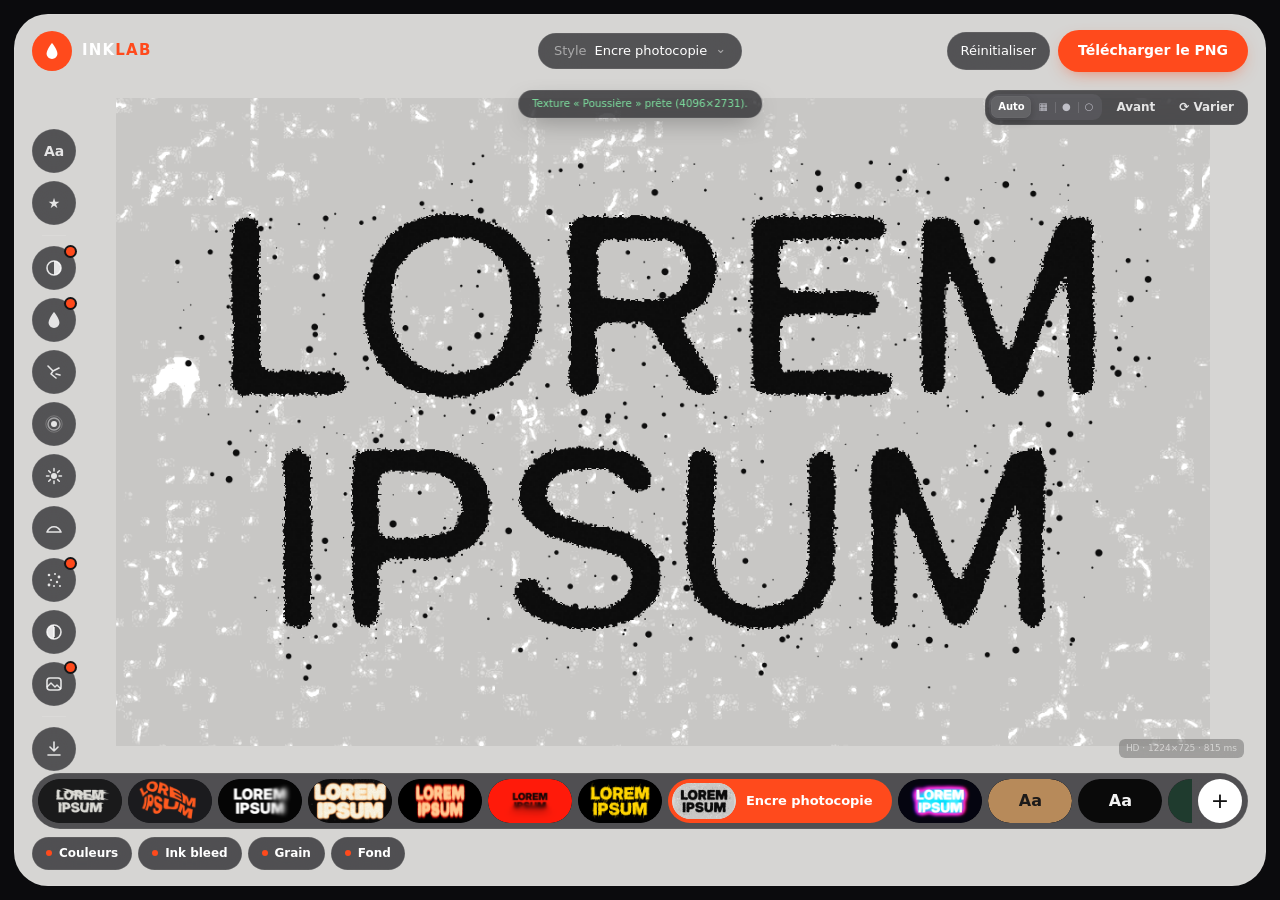
<file: b.html>
<!DOCTYPE html>
<html lang="fr">
<head>
<meta charset="utf-8" />
<meta name="viewport" content="width=device-width, initial-scale=1, viewport-fit=cover" />
<meta name="theme-color" content="#0e0e10" />
<title>Ink Lab (test B)</title>
<link rel="icon" href="icon.png" />
<link rel="preconnect" href="https://fonts.googleapis.com" />
<link rel="preconnect" href="https://fonts.gstatic.com" crossorigin />
<style>
:root {
  --bg: #121214;
  --panel: #1a1a1d;
  --panel2: #222226;
  --line: #2d2d32;
  --line2: #3a3a40;
  --text: #ebe8e2;
  --mute: #8c8a86;
  --acc: #ff4a1c;
  --acc2: #ffad94;
  --ok: #4fd18b;
  --err: #ff5d5d;
}

html, body {
  margin: 0; padding: 0; height: 100%;
  background-color: var(--bg); color: var(--text);
  font-family: -apple-system, "Segoe UI", "Helvetica Neue", Arial, sans-serif;
  font-size: 12px;
}
#app { display: flex; flex-direction: column; height: 100%; }

/* ---------- En-tête ---------- */
#top {
  display: flex; align-items: center;
  padding: 10px 12px 9px;
  border-bottom: 1px solid var(--line);
}
.brand { display: flex; align-items: baseline; margin-right: 10px; }
.logo { font-size: 16px; font-weight: 900; letter-spacing: 2px; color: var(--text); }
.logoAcc { color: var(--acc); margin-left: 2px; }
.ver { font-size: 9px; color: var(--mute); margin-left: 5px; }
.srcChip {
  flex: 1; display: flex; align-items: center; min-width: 0;
  padding: 4px 8px; border-radius: 12px;
  background-color: var(--panel2); border: 1px solid var(--line);
}
.srcDot { width: 7px; height: 7px; border-radius: 4px; background-color: #555; margin-right: 6px; flex-shrink: 0; }
.srcDot.on { background-color: var(--ok); }
.srcDot.warn { background-color: #e7b23a; }
.srcName { font-size: 11px; color: #cfccc6; overflow: hidden; white-space: nowrap; text-overflow: ellipsis; }
.iconBtn {
  width: 26px; height: 26px; margin-left: 8px; border-radius: 13px;
  display: flex; align-items: center; justify-content: center;
  background-color: var(--panel2); border: 1px solid var(--line); color: var(--text);
  font-size: 14px; cursor: pointer;
}
.iconBtn:hover { border-color: var(--acc); color: var(--acc); }

/* ---------- Aperçu ---------- */
#pvWrap { padding: 10px 10px 6px; border-bottom: 1px solid var(--line); }
#pvBox {
  position: relative; height: 230px; border-radius: 10px; overflow: hidden;
  background-color: #0b0b0c; border: 1px solid var(--line);
  display: flex; align-items: center; justify-content: center;
}
#pvImg { display: none; pointer-events: none; }
#pvEmpty { position: absolute; left: 0; right: 0; top: 0; bottom: 0; display: flex; flex-direction: column; align-items: center; justify-content: center; }
.emptyBig { font-size: 54px; font-weight: 900; color: #2a2a2e; }
#pvEmptyMsg { color: var(--mute); font-size: 11px; text-align: center; padding: 0 20px; }
#pvBadge {
  position: absolute; left: 8px; top: 8px; display: none;
  padding: 2px 7px; border-radius: 4px; font-size: 9px; font-weight: 700; letter-spacing: 1px;
  background-color: var(--acc); color: #fff;
}
#pvMs { position: absolute; right: 8px; bottom: 6px; font-size: 9px; color: rgba(255,255,255,0.45); }
.pvBar { display: flex; align-items: center; margin-top: 7px; }
.pvBar .seg { margin-right: 6px; }
.pvBar .btn { margin-right: 6px; }

/* ---------- Zone défilante ---------- */
#scroll { flex: 1; overflow-y: scroll; padding-top: 2px; }
.endSpace { height: 20px; }

.sec { margin: 8px 10px; background-color: var(--panel); border: 1px solid var(--line); border-radius: 10px; }
.secHead { display: flex; align-items: center; padding: 10px 10px; cursor: pointer; }
.secHead:hover .secTitle { color: #fff; }
.chev { width: 12px; color: var(--mute); font-size: 10px; }
.secNum { font-size: 9px; font-weight: 700; color: var(--acc); margin-right: 7px; letter-spacing: 1px; }
.secTitle { font-weight: 800; letter-spacing: 1px; font-size: 11px; color: var(--text); }
.secSub { flex: 1; color: var(--mute); margin-left: 8px; font-size: 10px; overflow: hidden; white-space: nowrap; text-overflow: ellipsis; }
.secReset { color: var(--mute); font-size: 13px; padding: 0 3px; }
.secReset:hover { color: var(--acc); }
.secBody { padding: 0 12px 12px; }
.sec.closed .secBody { display: none; }

/* ---------- Lignes de paramètres ---------- */
.row { padding-top: 7px; }
.rowTop { display: flex; align-items: center; justify-content: space-between; }
.lbl { color: #cfccc6; font-size: 11px; }
.lbl:hover { color: #fff; }
.val {
  width: 52px; height: 20px; font-size: 11px; text-align: right;
  color: var(--acc2); background-color: transparent; border: 1px solid transparent; border-radius: 4px;
}
.val:focus { border-color: var(--line2); background-color: #0f0f11; }
sp-slider { display: block; width: 100%; margin-top: -2px; }
.hint { color: var(--mute); font-size: 10px; margin-top: 2px; }

.quick { display: flex; flex-wrap: wrap; margin-top: 2px; }
.qBtn {
  padding: 2px 6px; margin: 0 4px 4px 0; border-radius: 4px; font-size: 10px;
  color: var(--mute); background-color: var(--panel2); border: 1px solid var(--line); cursor: pointer;
}
.qBtn:hover { color: var(--text); border-color: var(--line2); }
.qBtn.on { color: #fff; border-color: var(--acc); }

/* ---------- Segments ---------- */
.seg { display: flex; border: 1px solid var(--line); border-radius: 6px; overflow: hidden; margin-top: 4px; }
.seg.mini { margin-top: 0; }
.segBtn {
  flex: 1; text-align: center; padding: 5px 6px; font-size: 11px;
  color: var(--mute); background-color: var(--panel2); cursor: pointer;
  border-right: 1px solid var(--line);
}
.segBtn:last-child { border-right: none; }
.seg.mini .segBtn { padding: 4px 7px; font-size: 10px; }
.segBtn:hover { color: var(--text); }
.segBtn.on { background-color: var(--acc); color: #fff; }

/* ---------- Boutons ---------- */
.btnRow { display: flex; flex-wrap: wrap; align-items: center; margin-top: 7px; }
.btn {
  padding: 7px 12px; border-radius: 6px; cursor: pointer; text-align: center;
  background-color: var(--panel2); color: var(--text); border: 1px solid var(--line2);
  font-size: 11px; font-weight: 600;
}
.btn:hover { border-color: #5a5a62; }
.btn.mini { padding: 4px 8px; font-size: 10px; margin: 0 5px 5px 0; }
.btn.ghost { background-color: transparent; }
.btn.accent { border-color: var(--acc); color: var(--acc2); }
.btn.danger { color: #ff8b8b; }
.btn.danger.armed { background-color: var(--err); color: #fff; border-color: var(--err); }
.btn.primary { background-color: var(--acc); border-color: var(--acc); color: #fff; font-weight: 800; letter-spacing: 0.5px; }
.btn.primary:hover { background-color: #ff6338; }
.btn.disabled { opacity: 0.45; }

/* ---------- Templates ---------- */
.filterRow { display: flex; flex-wrap: wrap; margin-bottom: 6px; }
.fBtn {
  padding: 3px 8px; margin: 0 4px 4px 0; border-radius: 10px; font-size: 10px; cursor: pointer;
  color: var(--mute); border: 1px solid var(--line);
}
.fBtn:hover { color: var(--text); }
.fBtn.on { color: #fff; background-color: var(--acc); border-color: var(--acc); }
#tplGrid { display: flex; flex-wrap: wrap; margin: 0 -3px; }
.tpl {
  width: 46%; margin: 3px 1.5%; border-radius: 8px; overflow: hidden; cursor: pointer;
  border: 1px solid var(--line); background-color: var(--panel2);
}
.tpl:hover { border-color: #55555c; }
.tpl.on { border-color: var(--acc); }
.tplThumb { position: relative; height: 62px; overflow: hidden; }
.tplFallback { height: 62px; display: flex; align-items: center; justify-content: center; font-size: 24px; font-weight: 900; }
.tplImg { position: absolute; left: 0; top: 0; width: 100%; height: 62px; display: none; }
.tplMeta { display: flex; align-items: center; padding: 5px 7px; }
.tplName { flex: 1; font-size: 11px; font-weight: 700; color: var(--text); overflow: hidden; white-space: nowrap; text-overflow: ellipsis; }
.tplTag { font-size: 9px; color: var(--mute); margin-left: 4px; }
.tpl.on .tplTag { color: var(--acc2); }
.tplEdit { margin-top: 10px; padding-top: 8px; border-top: 1px solid var(--line); }
.txt {
  width: 100%; height: 26px; margin-top: 4px; font-size: 12px;
  color: var(--text); background-color: #0f0f11; border: 1px solid var(--line2); border-radius: 5px;
}
.badge { font-size: 9px; padding: 1px 6px; border-radius: 8px; background-color: #3b2a14; color: #ffc46b; display: none; }
.badge.on { display: block; }

/* ---------- Couleurs ---------- */
.palWrap { display: flex; flex-wrap: wrap; margin: 4px -2px 4px; }
.palItem { width: 31%; margin: 0 1% 6px; cursor: pointer; }
.pal { display: flex; height: 22px; border-radius: 5px; overflow: hidden; border: 1px solid var(--line2); }
.palItem:hover .pal { border-color: var(--acc); }
.palSw { flex: 1; }
.palName { font-size: 9px; color: var(--mute); margin-top: 2px; text-align: center; }
.swWrap { display: flex; flex-wrap: wrap; margin: 4px -2px 0; }
.sw {
  width: 41%; margin: 0 1.5% 6px; display: flex; align-items: center;
  background-color: var(--panel2); border: 1px solid var(--line); border-radius: 7px; padding: 5px;
}
.swColor { width: 28px; height: 28px; border-radius: 6px; border: 1px solid rgba(255,255,255,0.18); cursor: pointer; flex-shrink: 0; }
.swColor:hover { border-color: #fff; }
.swMeta { margin-left: 7px; flex: 1; min-width: 0; }
.swLbl { font-size: 9px; color: var(--mute); }
.hex {
  width: 72px; height: 20px; font-size: 11px; color: var(--text);
  background-color: transparent; border: 1px solid transparent; border-radius: 4px;
}
.hex:focus { border-color: var(--line2); background-color: #0f0f11; }

/* ---------- Sortie ---------- */
.ckRow { display: flex; align-items: center; margin-top: 6px; }
.ckRow sp-checkbox { font-size: 11px; }
.note { color: var(--mute); font-size: 10px; margin-top: 6px; line-height: 14px; }

/* ---------- Pied ---------- */
#bottom { border-top: 1px solid var(--line); padding: 8px 10px 10px; background-color: var(--bg); }
#bottom .btnRow { margin-top: 6px; flex-wrap: nowrap; }
#bottom .btn { flex: 1; }
#bottom .btn.ghost { flex: 0 0 auto; margin-right: 8px; }
#status { font-size: 10px; color: var(--mute); min-height: 13px; overflow: hidden; white-space: nowrap; text-overflow: ellipsis; }
#status.ok { color: var(--ok); }
#status.err { color: var(--err); }
#status.busy { color: #ffc46b; }

/* ===================== v2 ===================== */
/* Bandeau objet dynamique */
#ctxBanner { display: none; margin: 8px 10px 0; padding: 8px 10px; border-radius: 8px; background-color: #2a1a12; border: 1px solid #5a2e18; }
#ctxBanner.on { display: block; }
#ctxBanner.edit { background-color: #12241b; border-color: #23573b; }
.bnTxt { font-size: 11px; color: #f2d8c8; line-height: 15px; }
#ctxBanner.edit .bnTxt { color: #c9f0da; }
#ctxBanner .btnRow { margin-top: 6px; }

/* Aperçu */
#pvHint { position: absolute; left: 8px; bottom: 6px; font-size: 9px; color: rgba(255,255,255,0.55); display: none; }
#pvBox.drag { cursor: ew-resize; }

/* Grille de styles (perspective) */
.styleGrid { display: flex; flex-wrap: wrap; margin: 4px -2px 2px; }
.stBtn {
  width: 29%; margin: 0 1.5% 5px; padding: 5px 0; text-align: center; font-size: 10px; border-radius: 5px; cursor: pointer;
  color: var(--mute); background-color: var(--panel2); border: 1px solid var(--line);
}
.stBtn:hover { color: var(--text); border-color: var(--line2); }
.stBtn.on { color: #fff; background-color: var(--acc); border-color: var(--acc); }

/* Textures */
.texTarget { margin-top: 2px; }
.texCats { display: flex; flex-wrap: wrap; margin: 8px 0 4px; }
.texGrid { display: flex; flex-wrap: wrap; margin: 0 -2px; max-height: 260px; overflow-y: scroll; }
.texItem { width: 29%; margin: 0 1.5% 6px; cursor: pointer; border-radius: 6px; overflow: hidden; border: 1px solid var(--line); background-color: var(--panel2); }
.texItem:hover { border-color: #55555c; }
.texItem.on { border-color: var(--acc); }
.texImg { width: 100%; height: 52px; display: block; }
.texNone { height: 52px; display: flex; align-items: center; justify-content: center; color: var(--mute); font-size: 18px; }
.texName { font-size: 9px; color: #cfccc6; padding: 3px 4px; overflow: hidden; white-space: nowrap; text-overflow: ellipsis; }
.texItem.on .texName { color: var(--acc2); }
.texInfo { font-size: 10px; color: var(--mute); margin-top: 4px; }
#texParams .row:first-child { padding-top: 4px; }

/* ===================== v2.1 : interrupteurs, groupes, résumé ===================== */
.tg { width: 30px; height: 17px; border-radius: 9px; background-color: #3a3a40; position: relative; margin-left: 8px; cursor: pointer; flex-shrink: 0; }
.tg .kn { position: absolute; left: 2px; top: 2px; width: 13px; height: 13px; border-radius: 7px; background-color: #9a9894; }
.tg.on { background-color: var(--acc); }
.tg.on .kn { left: 15px; background-color: #fff; }
.sec.off .secTitle { color: var(--mute); }
.sec.off .secNum { color: #6b6a68; }
.sec.off .secBody .row, .sec.off .secBody .grp, .sec.off .secBody .styleGrid, .sec.off .secBody .palWrap,
.sec.off .secBody .swWrap, .sec.off .secBody .texGrid, .sec.off .secBody .texCats, .sec.off .secBody .sw { opacity: 0.4; }
.offNote { display: none; font-size: 10px; color: #c9a27f; background-color: #261c14; border-radius: 6px; padding: 5px 8px; margin: 2px 0 6px; }
.sec.off .offNote { display: block; }
.grp { font-size: 9px; font-weight: 800; letter-spacing: 1.2px; text-transform: uppercase; color: var(--acc2);
  margin: 12px 0 0; padding-top: 8px; border-top: 1px solid var(--line); }
.secBody > .grp:first-child, .offNote + .grp { border-top: none; padding-top: 0; margin-top: 4px; }
.chipsRow { display: flex; align-items: center; margin-top: 7px; min-height: 20px; }
.chipsLbl { font-size: 9px; color: var(--mute); letter-spacing: 1px; text-transform: uppercase; margin-right: 6px; flex-shrink: 0; }
#fxChips { display: flex; flex-wrap: wrap; flex: 1; }
.chip { font-size: 10px; padding: 2px 7px; margin: 0 4px 3px 0; border-radius: 9px; cursor: pointer;
  color: var(--acc2); background-color: #2b1a12; border: 1px solid #5a2e18; }
.chip:hover { color: #fff; border-color: var(--acc); }
.chipNone { font-size: 10px; color: var(--mute); }
.foldBar { display: flex; align-items: center; margin: 10px 10px 0; }
.foldLbl { font-size: 9px; color: var(--mute); letter-spacing: 1px; text-transform: uppercase; flex: 1; }
.foldBar .fBtn { margin: 0 0 0 4px; }
.sw.solo { width: 96%; margin: 2px 0 4px; }

/* Grille de templates compacte (3 colonnes) */
#tplGrid .tpl { width: 29.5%; margin: 3px 1.5%; }
#tplGrid .tplThumb, #tplGrid .tplFallback, #tplGrid .tplImg { height: 40px; }
#tplGrid .tplFallback { font-size: 16px; }
#tplGrid .tplMeta { padding: 4px 5px; }
#tplGrid .tplName { font-size: 10px; }

/* Bouton « Tout réinitialiser » (en-tête) */
.hdrBtn { margin-left: 8px; padding: 5px 9px; border-radius: 13px; font-size: 10px; font-weight: 700; white-space: nowrap; cursor: pointer;
  color: var(--text); background-color: var(--panel2); border: 1px solid var(--line2); flex-shrink: 0; }
.hdrBtn:hover { border-color: var(--acc); color: var(--acc2); }
.hdrBtn.undo { background-color: var(--acc); border-color: var(--acc); color: #fff; }
.brand .ver { display: none; }

/* Gradient map & journal */
.gradBar { display: flex; height: 10px; border-radius: 5px; overflow: hidden; margin: 2px 0 8px; border: 1px solid var(--line2); }
.gbSeg { flex: 1; }
.opLog { max-height: 150px; overflow-y: scroll; background-color: #0f0f11; border: 1px solid var(--line); border-radius: 6px; padding: 5px 7px; margin-top: 4px; }
.logLine { font-size: 10px; color: #a9a6a1; line-height: 14px; }
.logLine.err { color: var(--err); }

/* ===== Ajustements navigateur (page web + PowerPoint) ===== */
:root { color-scheme: dark; }
html, body { font-family: "Inter", -apple-system, "Segoe UI", "Helvetica Neue", Arial, sans-serif; font-size: 12.5px; -webkit-font-smoothing: antialiased; }
* { box-sizing: border-box; }
.btn, .segBtn, .fBtn, .qBtn, .stBtn, .tpl, .texItem, .palItem, .secHead, .iconBtn, .hdrBtn, .chip, .swColor { user-select: none; -webkit-user-select: none; cursor: pointer; }
#pvImg { image-rendering: auto; }

/* Curseurs natifs */
input.rng { -webkit-appearance: none; appearance: none; display: block; width: 100%; height: 22px; margin: 0; background: transparent; cursor: pointer; }
input.rng:focus { outline: none; }
input.rng::-webkit-slider-runnable-track { height: 3px; border-radius: 2px; background-color: var(--line2); }
input.rng::-moz-range-track { height: 3px; border-radius: 2px; background-color: var(--line2); }
input.rng::-moz-range-progress { height: 3px; border-radius: 2px; background-color: var(--acc); }
input.rng::-webkit-slider-thumb { -webkit-appearance: none; width: 14px; height: 14px; margin-top: -5.5px; border-radius: 50%; background-color: #f4f1ec; border: 2px solid var(--acc); box-shadow: 0 1px 3px rgba(0,0,0,.5); }
input.rng::-moz-range-thumb { width: 11px; height: 11px; border-radius: 50%; background-color: #f4f1ec; border: 2px solid var(--acc); }
input.rng:hover::-webkit-slider-thumb { transform: scale(1.12); }

/* Cases à cocher */
label.ck { display: flex; align-items: center; gap: 8px; font-size: 11.5px; color: var(--text); cursor: pointer; }
label.ck input { -webkit-appearance: none; appearance: none; width: 15px; height: 15px; margin: 0; border-radius: 4px; border: 1px solid var(--line2); background-color: var(--panel2); display: grid; place-content: center; cursor: pointer; flex: 0 0 auto; }
label.ck input:checked { background-color: var(--acc); border-color: var(--acc); }
label.ck input:checked::after { content: ""; width: 7px; height: 4px; border-left: 2px solid #fff; border-bottom: 2px solid #fff; transform: translateY(-1px) rotate(-45deg); }

/* Champs */
.sel { width: 100%; margin-top: 4px; padding: 6px 8px; border-radius: 6px; border: 1px solid var(--line2); background-color: #0f0f11; color: var(--text); font: inherit; font-size: 12px; }
.sel:focus, .txt:focus { outline: none; border-color: var(--acc); }
textarea.txt.area { width: 100%; resize: vertical; min-height: 64px; font-size: 15px; font-weight: 700; line-height: 1.25; padding: 8px 10px; font-family: inherit; }
#tx-sys { margin-top: 6px; }
.twoCol { display: grid; grid-template-columns: 1fr 1fr; gap: 10px; }
#fontWarn { color: #ffc46b; margin-top: 5px; }

/* ===== Mise en page page web ===== */
body.web { height: auto; min-height: 100%; }
body.web #app { height: 100vh; height: 100dvh; display: grid; grid-template-columns: minmax(0, 1fr) 400px; grid-template-rows: auto minmax(0, 1fr) auto; }
body.web #top { grid-column: 1 / 3; padding-left: max(16px, env(safe-area-inset-left, 0px)); padding-right: max(16px, env(safe-area-inset-right, 0px)); }
body.web #ctxBanner { display: none !important; }
body.web #pvWrap { grid-column: 1; grid-row: 2 / 4; display: flex; flex-direction: column; min-height: 0; padding: 16px; border-bottom: 0; border-right: 1px solid var(--line); }
body.web #pvBox { flex: 1; height: auto !important; min-height: 260px; border-radius: 14px; }
body.web #scroll { grid-column: 2; grid-row: 2; min-height: 0; overflow-y: auto; }
body.web #bottom { grid-column: 2; grid-row: 3; }
body.web .sec { margin: 10px 0; }
body.web #scroll { padding-left: 16px; padding-right: max(16px, env(safe-area-inset-right, 0px)); }
body.web #bottom { padding-left: 16px; padding-right: max(16px, env(safe-area-inset-right, 0px)); }
body.web #pvWrap { padding-left: max(16px, env(safe-area-inset-left, 0px)); }
.webTag { font-size: 10px; color: var(--mute); margin-left: 10px; letter-spacing: .5px; }
#textSlot .sec { border-color: #3a2a24; }

@media (max-width: 860px) {
  body.web #app { display: flex; flex-direction: column; height: auto; min-height: 100vh; }
  body.web #pvWrap { position: sticky; top: env(safe-area-inset-top, 0px); z-index: 5; background-color: var(--bg); padding: 10px 16px 8px; border-right: 0; border-bottom: 1px solid var(--line); }
  body.web #pvBox { flex: none; min-height: 150px; }
  body.web #scroll { overflow: visible; padding-left: max(16px, env(safe-area-inset-left, 0px)); padding-right: max(16px, env(safe-area-inset-right, 0px)); }
  body.web #bottom { position: sticky; bottom: 0; z-index: 5; padding-left: max(16px, env(safe-area-inset-left, 0px)); padding-bottom: max(10px, env(safe-area-inset-bottom, 0px)); }
  body.web .sec { margin: 10px 0; }
  .webTag { display: none; }
}

/* ===== Volet PowerPoint ===== */

body.ppt #top { padding-left: 10px; padding-right: 10px; }
.btn.busy { opacity: .6; pointer-events: none; }

/* =====================================================================
   INK LAB — finition « fluide » (principes Apple, version web)
   Réponse immédiate à l'appui · ressorts amortis · matériaux translucides
   typographie système à tracking variable · accessibilité du mouvement
   ===================================================================== */
:root {
  /* ressort critique (amortissement 1.0, réponse 0.35 s) : réglages, ouvertures */
  --spring: linear(0, 0.067, 0.205, 0.358, 0.499, 0.619, 0.715, 0.79, 0.848, 0.89, 0.921, 0.944, 0.96, 0.972, 0.981, 0.986, 0.991, 0.993, 0.995, 0.997, 0.998, 0.999, 1);
  --spring-t: 560ms;
  /* ressort léger (amortissement 0.8, réponse 0.3 s) : uniquement après un geste (interrupteurs) */
  --spring-b: linear(0, 0.083, 0.258, 0.451, 0.625, 0.763, 0.864, 0.933, 0.975, 0.999, 1.011, 1.015, 1.015, 1.012, 1.009, 1.007, 1.004, 1.003, 1.001, 1);
  --spring-b-t: 660ms;
  --press: 100ms ease-out;

  --bg: #0e0e10;
  --panel: #1c1c1f;          /* groupe (carte) */
  --panel2: #2a2a2e;         /* contrôle */
  --fill: rgba(120, 120, 128, 0.24);   /* piste des segments */
  --thumb: #636366;          /* curseur des segments, comme un contrôle système */
  --line: rgba(255, 255, 255, 0.08);
  --line2: rgba(255, 255, 255, 0.14);
  --text: #f2f2f4;
  --mute: rgba(235, 235, 245, 0.56);
  --mute2: rgba(235, 235, 245, 0.32);
  --material: rgba(22, 22, 25, 0.72);
  color-scheme: dark;
}

/* ---------- Typographie : police système, tracking selon la taille ---------- */
html, body {
  font-family: -apple-system, BlinkMacSystemFont, system-ui, "Segoe UI", "Helvetica Neue", Arial, sans-serif;
  font-size: 13px; line-height: 1.4; letter-spacing: -0.003em;
  font-optical-sizing: auto;
}
.logo { font-size: 1.15rem; font-weight: 800; letter-spacing: 0.08em; }
.secTitle { font-size: 0.8rem; font-weight: 700; letter-spacing: 0.06em; }
.secNum { font-size: 0.7rem; letter-spacing: 0.04em; font-variant-numeric: tabular-nums; }
.secSub { font-size: 0.78rem; letter-spacing: 0; }
.lbl { font-size: 0.85rem; color: rgba(235, 235, 245, 0.86); letter-spacing: -0.005em; }
.val { font-size: 0.85rem; font-variant-numeric: tabular-nums; color: var(--acc2); width: 58px; }
.hint, .note { font-size: 0.78rem; line-height: 1.4; color: var(--mute); }
.grp { font-size: 0.68rem; letter-spacing: 0.08em; }
.emptyBig { font-size: 4rem; letter-spacing: -0.03em; color: rgba(255,255,255,0.08); }
textarea.txt.area { font-size: 1.25rem; font-weight: 700; line-height: 1.15; letter-spacing: -0.015em; }
#status { font-size: 0.78rem; }

/* ---------- Groupes : surfaces pleines, pas de bordures dures ---------- */
.sec { background-color: var(--panel); border: 0; border-radius: 14px; box-shadow: 0 0 0 0.5px var(--line) inset; }
#textSlot .sec { box-shadow: 0 0 0 0.5px rgba(255, 74, 28, 0.28) inset; }
.secHead { padding: 12px 14px; border-radius: 14px; }
.secBody { padding: 0 14px 14px; }
.chev { display: inline-block; transition: transform var(--spring-t) var(--spring); }
.grp { border-top: 0.5px solid var(--line); }

/* ouverture / fermeture animée depuis la hauteur courante (voir fluid.js) */
.sec.closed .secBody { display: block; height: 0; overflow: hidden; padding-top: 0; padding-bottom: 0; }
.secBody.anim { overflow: hidden; }

/* ---------- Réponse immédiate à l'appui ---------- */
.btn, .tpl, .texItem, .palItem, .chip, .fBtn, .stBtn, .qBtn, .iconBtn, .hdrBtn, .swColor, .secReset {
  transition: transform var(--press), background-color 160ms ease, border-color 160ms ease, color 160ms ease, opacity 160ms ease;
  -webkit-tap-highlight-color: transparent; touch-action: manipulation;
}
.btn:active, .tpl:active, .texItem:active, .palItem:active, .chip:active, .fBtn:active,
.stBtn:active, .qBtn:active, .iconBtn:active, .hdrBtn:active, .swColor:active { transform: scale(0.96); transition-duration: 60ms; }
.secHead:active { background-color: rgba(255, 255, 255, 0.04); }
.btn { border-radius: 9px; border: 0; background-color: var(--panel2); box-shadow: 0 0 0 0.5px var(--line2) inset; font-weight: 600; }
.btn:hover { background-color: #333338; }
.btn.ghost { background-color: transparent; }
.btn.ghost:hover { background-color: rgba(255,255,255,0.06); }
.btn.mini { border-radius: 8px; padding: 5px 10px; font-size: 0.78rem; }
.btn.primary { border-radius: 11px; padding: 10px 14px; font-size: 0.92rem; font-weight: 700; letter-spacing: 0; box-shadow: 0 6px 18px -8px rgba(255, 74, 28, 0.75); }
.btn.primary:active { box-shadow: 0 2px 8px -4px rgba(255, 74, 28, 0.6); }
.tpl, .texItem { border-radius: 10px; border: 0; box-shadow: 0 0 0 0.5px var(--line2) inset; overflow: hidden; }
.tpl.on, .texItem.on { box-shadow: 0 0 0 2px var(--acc) inset, 0 4px 14px -6px rgba(255, 74, 28, 0.5); }
.fBtn, .chip { border-radius: 999px; }
:focus-visible { outline: 2px solid var(--acc2); outline-offset: 2px; border-radius: 6px; }

/* ---------- Segments : piste + curseur qui glisse (fluid.js) ---------- */
.seg { position: relative; background-color: var(--fill); border: 0; border-radius: 9px; padding: 2px; overflow: visible; isolation: isolate; }
.segBtn { position: relative; z-index: 1; background: transparent; border: 0; border-radius: 7px; color: rgba(235,235,245,0.7); font-weight: 500; transition: color 200ms ease; }
.segBtn.on { background: transparent; color: #fff; font-weight: 600; }
.segBtn + .segBtn::before { content: ""; position: absolute; left: 0; top: 25%; bottom: 25%; width: 0.5px; background-color: var(--line2); transition: opacity 200ms ease; }
.segBtn.on::before, .segBtn.on + .segBtn::before { opacity: 0; }
.segThumb {
  position: absolute; z-index: 0; top: 2px; bottom: 2px; left: 0; border-radius: 7px;
  background-color: var(--thumb); box-shadow: 0 3px 8px rgba(0,0,0,0.25), 0 0 0 0.5px rgba(255,255,255,0.06) inset;
  transition: transform var(--spring-t) var(--spring), width var(--spring-t) var(--spring);
  pointer-events: none;
}
.seg:not(.ready) .segThumb { transition: none; }
.seg.noThumb .segThumb { opacity: 0; }
.seg:not(.ready) .segBtn.on { background-color: var(--thumb); }   /* repli tant que le curseur n'est pas posé */

/* ---------- Interrupteurs : ressort léger (le doigt vient de les pousser) ---------- */
.tg { width: 38px; height: 23px; border-radius: 12px; background-color: rgba(120,120,128,0.32); transition: background-color 250ms ease; }
.tg .kn { left: 2px; top: 2px; width: 19px; height: 19px; border-radius: 50%; background-color: #fff; box-shadow: 0 2px 5px rgba(0,0,0,0.3);
  transition: transform var(--spring-b-t) var(--spring-b); }
.tg.on .kn { left: 2px; transform: translateX(15px); }
.tg:active .kn { width: 23px; }
.tg.on:active .kn { transform: translateX(11px); }

/* ---------- Curseurs ---------- */
input.rng::-webkit-slider-thumb { width: 18px; height: 18px; margin-top: -7.5px; border: 0; background-color: #fff;
  box-shadow: 0 1px 4px rgba(0,0,0,0.4), 0 0 0 0.5px rgba(0,0,0,0.2); transition: transform var(--press); }
input.rng::-moz-range-thumb { width: 18px; height: 18px; border: 0; background-color: #fff; box-shadow: 0 1px 4px rgba(0,0,0,0.4); }
input.rng:active::-webkit-slider-thumb { transform: scale(1.15); }
input.rng::-webkit-slider-runnable-track { height: 4px; background: linear-gradient(to right, var(--acc) var(--p, 50%), rgba(120,120,128,0.32) var(--p, 50%)); }
input.rng::-moz-range-track { height: 4px; background-color: rgba(120,120,128,0.32); }

/* ---------- Champs ---------- */
.txt, .sel, .hex { border-radius: 9px; border: 0; background-color: rgba(118,118,128,0.18); box-shadow: 0 0 0 0.5px var(--line) inset; transition: box-shadow 160ms ease; }
.txt:focus, .sel:focus, .hex:focus { box-shadow: 0 0 0 2px var(--acc) inset; outline: none; }
label.ck input { border-radius: 6px; width: 18px; height: 18px; transition: background-color 160ms ease, transform var(--press); }
label.ck input:active { transform: scale(0.9); }

/* ---------- Aperçu : surface « lourde » ---------- */
#pvBox { border: 0; border-radius: 16px; box-shadow: 0 0 0 0.5px var(--line2) inset, 0 20px 50px -30px rgba(0,0,0,0.9); }
#pvBadge, #pvMs, #pvHint { border-radius: 6px; padding: 3px 7px; background-color: rgba(0,0,0,0.45); -webkit-backdrop-filter: blur(12px) saturate(160%); backdrop-filter: blur(12px) saturate(160%); }
#pvMs { color: rgba(255,255,255,0.7); font-variant-numeric: tabular-nums; }
#pvBadge { background-color: var(--acc); }
#pvBox.drag { cursor: grabbing; }

/* ---------- Bandeau ---------- */
#ctxBanner { border: 0; border-radius: 12px; background-color: rgba(48, 209, 88, 0.12) !important; box-shadow: 0 0 0 0.5px rgba(48, 209, 88, 0.3) inset; }
#ctxBanner .bnTxt { color: #d6f5dd; font-size: 0.82rem; line-height: 1.4; }
#ctxBanner.on { animation: bnIn var(--spring-t) var(--spring) both; }
@keyframes bnIn { from { opacity: 0; transform: translateY(-6px); } to { opacity: 1; transform: none; } }

/* ---------- Matériaux translucides : en-tête et barre d'action ---------- */
#top { position: relative; z-index: 6; border-bottom: 0; background-color: var(--material);
  -webkit-backdrop-filter: blur(24px) saturate(180%); backdrop-filter: blur(24px) saturate(180%); }
#bottom { z-index: 6; border-top: 0; background-color: var(--material);
  -webkit-backdrop-filter: blur(24px) saturate(180%); backdrop-filter: blur(24px) saturate(180%); }
/* effet de bord de défilement au lieu d'un filet */
#bottom::before { content: ""; position: absolute; left: 0; right: 0; top: -18px; height: 18px; pointer-events: none;
  background: linear-gradient(to top, rgba(14,14,16,0.55), rgba(14,14,16,0)); }
.hdrBtn { border-radius: 999px; border: 0; background-color: rgba(118,118,128,0.24); }
.hdrBtn.undo { background-color: var(--acc); color: #fff; }
.iconBtn { border: 0; background-color: rgba(118,118,128,0.24); }
.srcChip { border: 0; background-color: rgba(118,118,128,0.18); border-radius: 999px; }

/* page web : la colonne de réglages défile sous la barre d'action translucide */
body.web #scroll { grid-row: 2 / 4; padding-bottom: 110px; scroll-padding-bottom: 110px; }
body.web #bottom { grid-row: 3; position: relative; align-self: end; }
body.web #pvWrap { border-right: 0; box-shadow: 0.5px 0 0 var(--line); }
/* volet PowerPoint : même principe */
body.ppt #app { position: relative; }
body.ppt #scroll { padding-bottom: 104px; }
body.ppt #bottom { position: absolute; left: 0; right: 0; bottom: 0; }

@media (max-width: 860px) {
  body.web #scroll { padding-bottom: 24px; }
  body.web #bottom { position: sticky; }
  body.web #pvWrap { background-color: var(--material); -webkit-backdrop-filter: blur(24px) saturate(180%); backdrop-filter: blur(24px) saturate(180%); border-bottom: 0; box-shadow: 0 0.5px 0 var(--line); }
}

/* ---------- Accessibilité ---------- */
@media (prefers-reduced-motion: reduce) {
  *, *::before, *::after { transition-duration: 0.01ms !important; animation-duration: 0.01ms !important; }
  .btn:active, .tpl:active, .texItem:active, .palItem:active, .chip:active, .fBtn:active, .stBtn:active, .qBtn:active, .iconBtn:active, .hdrBtn:active, .swColor:active { transform: none; opacity: 0.7; }
  .segBtn, .seg .segThumb { transition: opacity 150ms ease !important; }
}
@media (prefers-reduced-transparency: reduce) {
  #top, #bottom, body.web #pvWrap, #pvBadge, #pvMs, #pvHint { background-color: #161619 !important; -webkit-backdrop-filter: none !important; backdrop-filter: none !important; }
}
@media (prefers-contrast: more) {
  :root { --line: rgba(255,255,255,0.35); --line2: rgba(255,255,255,0.5); --mute: rgba(235,235,245,0.8); --material: #111; }
  .seg { box-shadow: 0 0 0 1px var(--line2) inset; }
}

/* =====================================================================
   INK LAB — mise en page « app » : scène + bande de styles + inspecteur
   ===================================================================== */
.secNum { display: none; }                 /* les sections ne sont pas une suite ordonnée */
[hidden] { display: none !important; }

/* ---------- Barre d'outils ---------- */
#top { gap: 10px; padding-top: 10px; padding-bottom: 10px; }
#top .brand { margin-right: 2px; }
.srcChip { max-width: 360px; }

/* ---------- Scène ---------- */
#pvWrap { display: flex; flex-direction: column; gap: 12px; }
#pvBox { position: relative; }
.pvBar.hud {
  position: absolute; left: 50%; bottom: 12px; transform: translateX(-50%); z-index: 3;
  display: flex; align-items: center; gap: 6px; margin: 0; padding: 5px;
  border-radius: 14px; background-color: rgba(28, 28, 32, 0.66);
  -webkit-backdrop-filter: blur(20px) saturate(180%); backdrop-filter: blur(20px) saturate(180%);
  box-shadow: 0 0 0 0.5px rgba(255,255,255,0.12) inset, 0 10px 30px -10px rgba(0,0,0,0.7);
  white-space: nowrap; max-width: calc(100% - 24px);
}
.pvBar.hud .seg { margin: 0; background-color: rgba(120,120,128,0.24); }
.pvBar.hud .btn { margin: 0; background-color: transparent; box-shadow: none; padding: 5px 10px; }
.pvBar.hud .btn:hover { background-color: rgba(255,255,255,0.08); }
body.web #pvSizeSeg { display: none; }
@media (max-width: 860px) { body.web #pvSizeSeg { display: inline-flex; } }
#pvMs { top: 12px; bottom: auto; right: 12px; }
#pvHint { left: 12px; bottom: auto; top: 12px; }
#pvBadge { left: 12px; top: 12px; }
#pvBox:hover #pvMs { opacity: 1; }
#pvMs { opacity: 0.55; transition: opacity 200ms ease; }

/* statut : message flottant */
#pvBox > #status {
  position: absolute; left: 50%; top: 12px; z-index: 4; transform: translate(-50%, -8px) scale(0.98);
  width: max-content; height: auto; right: auto; bottom: auto; margin: 0; min-height: 0; line-height: 1.3; flex: none;
  max-width: min(520px, calc(100% - 24px)); padding: 7px 14px; border-radius: 999px;
  font-size: 0.8rem; font-weight: 500; color: #f2f2f4; white-space: nowrap; overflow: hidden; text-overflow: ellipsis;
  background-color: rgba(28, 28, 32, 0.72);
  -webkit-backdrop-filter: blur(20px) saturate(180%); backdrop-filter: blur(20px) saturate(180%);
  box-shadow: 0 0 0 0.5px rgba(255,255,255,0.12) inset, 0 8px 24px -10px rgba(0,0,0,0.7);
  opacity: 0; pointer-events: none;
  transition: opacity 220ms ease, transform var(--spring-t) var(--spring);
}
#pvBox > #status[data-show] { opacity: 1; transform: translate(-50%, 0) scale(1); pointer-events: auto; cursor: pointer; }
#pvBox > #status.ok { color: #7ee2a0; }
#pvBox > #status.err { color: #ff8a80; }
#pvBox > #status.busy { color: #ffd38a; }

/* ---------- Bande de styles ---------- */
.styles { position: relative; }
.stylesHead { display: flex; align-items: center; gap: 10px; margin-bottom: 8px; min-width: 0; }
.stylesTitle { font-size: 0.95rem; font-weight: 700; letter-spacing: -0.01em; flex-shrink: 0; }
#tplFilter { display: flex; gap: 6px; overflow-x: auto; scrollbar-width: none; margin: 0; flex-wrap: nowrap; }
#tplFilter::-webkit-scrollbar { display: none; }
#tplFilter .fBtn { margin: 0; flex-shrink: 0; padding: 4px 11px; font-size: 0.78rem; background-color: rgba(118,118,128,0.18); border: 0; }
#tplFilter .fBtn.on { background-color: #f2f2f4; color: #111; }
#tplGrid {
  display: flex; flex-wrap: nowrap; gap: 10px; margin: 0; padding: 2px 2px 6px;
  overflow-x: auto; scroll-snap-type: x proximity; scroll-padding-inline: 2px;
  scrollbar-width: none; overscroll-behavior-x: contain;
  -webkit-mask-image: linear-gradient(to right, transparent 0, #000 12px, #000 calc(100% - 24px), transparent 100%);
          mask-image: linear-gradient(to right, transparent 0, #000 12px, #000 calc(100% - 24px), transparent 100%);
}
#tplGrid::-webkit-scrollbar { display: none; }
#tplGrid .tpl { flex: 0 0 132px; width: 132px; margin: 0; scroll-snap-align: start; background-color: var(--panel); }
#tplGrid .tplThumb, #tplGrid .tplFallback, #tplGrid .tplImg { height: 53px; }
#tplGrid .tplImg { width: 100%; object-fit: cover; }
#tplGrid .tplMeta { padding: 6px 8px 7px; }
#tplGrid .tplName { font-size: 0.76rem; font-weight: 600; letter-spacing: -0.005em; }
.stripNav {
  position: absolute; top: 50%; z-index: 2; width: 30px; height: 30px; margin-top: 2px; border-radius: 50%;
  display: none; align-items: center; justify-content: center; font-size: 20px; line-height: 1; color: #fff; cursor: pointer;
  background-color: rgba(28,28,32,0.72); -webkit-backdrop-filter: blur(16px); backdrop-filter: blur(16px);
  box-shadow: 0 0 0 0.5px rgba(255,255,255,0.14) inset, 0 4px 14px -4px rgba(0,0,0,0.6);
  transition: transform var(--press), opacity 200ms ease; opacity: 0;
}
.stripNav.prev { left: -6px; } .stripNav.next { right: -6px; }
.stripNav:active { transform: scale(0.92); }
@media (hover: hover) and (pointer: fine) {
  .stripNav { display: flex; }
  .styles:hover .stripNav { opacity: 1; }
}

/* ---------- Inspecteur ---------- */
.tabs {
  position: sticky; top: 0; z-index: 4; margin: 0 -16px 4px; padding: 12px 16px 10px;
  background-color: var(--material); -webkit-backdrop-filter: blur(24px) saturate(180%); backdrop-filter: blur(24px) saturate(180%);
}
.tabSeg { margin: 0; }
.tabSeg .segBtn { padding: 6px 8px; font-size: 0.85rem; }
.panel { animation: panelIn 260ms ease both; }
@keyframes panelIn { from { opacity: 0; } to { opacity: 1; } }
.curStyle .secHead.static { cursor: default; }
.curStyle .secHead.static:active { background: none; }
.curStyle .tplEdit { margin-top: 0; padding-top: 0; border-top: 0; }
.curStyle .secSub { text-align: right; }
.nameLine { display: flex; gap: 8px; align-items: center; }
.nameLine .txt { flex: 1; min-width: 0; margin: 0; }
.nameLine .btn { margin: 0; flex-shrink: 0; }
.curStyle .btnRow { gap: 6px; margin-top: 8px; }
.curStyle .btnRow .btn.mini { margin: 0; }
.moreRow { animation: panelIn 220ms ease both; }
.chipsRow.inPanel { margin: 4px 2px 0; flex-wrap: wrap; }
.foldBar { margin: 14px 2px 0; }
.foldLbl { font-size: 0.7rem; letter-spacing: 0.08em; color: var(--mute); text-transform: uppercase; flex: 1; }
.foldBar .fBtn { background-color: rgba(118,118,128,0.18); border: 0; padding: 3px 10px; font-size: 0.75rem; }
#sec-output.static > .secHead { display: none; }
#sec-output.static > .secBody { padding-top: 14px; }

/* barre d'action : uniquement le bouton principal */
#bottom .btnRow { margin-top: 0; }
#bottom .btn.primary { flex: 1; }

/* ---------- Page web : grande largeur ---------- */
body.web #app { grid-template-columns: minmax(0, 1fr) 380px; }
body.web #pvWrap { padding: 16px max(16px, env(safe-area-inset-left, 0px)) 14px; }
body.web #scroll { padding-top: 0; }

/* ---------- Volet PowerPoint ---------- */
body.ppt #pvWrap { padding: 10px 12px 10px; border-bottom: 0; box-shadow: 0 0.5px 0 var(--line); }
body.ppt #pvBox { transition: height var(--spring-t) var(--spring); }
body.ppt .pvBar.hud { bottom: 8px; padding: 4px; gap: 4px; }
body.ppt .pvBar.hud .seg.mini .segBtn { padding: 3px 6px; }
body.ppt #pvSizeSeg { display: inline-flex; }
body.ppt #top { padding-right: 46px; }               /* le bouton « i » de PowerPoint recouvre le coin */
.styles.inScroll { margin: 12px 0 2px; }
.styles.inScroll .stripNav.prev { left: -10px; } .styles.inScroll .stripNav.next { right: -10px; }
body.ppt #tplGrid .tpl { flex-basis: 108px; width: 108px; }
body.ppt #tplGrid .tplThumb, body.ppt #tplGrid .tplFallback, body.ppt #tplGrid .tplImg { height: 43px; }
body.ppt .stylesTitle { font-size: 0.85rem; }
body.ppt #scroll { padding-left: 12px; padding-right: 12px; }
body.ppt .tabs { margin: 0 -12px 4px; padding: 10px 12px 8px; }
body.ppt .sec { margin: 10px 0; }
body.ppt #bottom { padding: 10px 12px 12px; }
body.ppt #ctxBanner { margin: 8px 12px 0; }

@media (max-width: 860px) {
  body.web #pvWrap { padding: 10px max(16px, env(safe-area-inset-left, 0px)) 8px; gap: 8px; }
  body.web #pvBox { min-height: 150px; transition: height var(--spring-t) var(--spring); }
  body.web #bottom { align-self: stretch; }
  body.web #tplGrid .tpl { flex-basis: 104px; width: 104px; }
  body.web #tplGrid .tplThumb, body.web #tplGrid .tplFallback, body.web #tplGrid .tplImg { height: 42px; }
  body.web .tabs { top: 0; margin: 0 -16px 4px; }
  #pvBox > #status { max-width: calc(100% - 24px); }
}
@media (prefers-reduced-motion: reduce) {
  .panel { animation: none; }
  #tplGrid { scroll-behavior: auto; }
}
@media (prefers-reduced-transparency: reduce) {
  .pvBar.hud, #pvBox > #status, .tabs, .stripNav { background-color: #1c1c1f !important; -webkit-backdrop-filter: none !important; backdrop-filter: none !important; }
}

/* ---------- Sélecteur de police ---------- */
.fontBtn {
  display: flex; align-items: center; gap: 8px; margin-top: 4px; padding: 9px 12px; border-radius: 10px; cursor: pointer;
  background-color: rgba(118,118,128,0.18); box-shadow: 0 0 0 0.5px var(--line) inset;
  transition: transform var(--press), box-shadow 160ms ease, background-color 160ms ease;
}
.fontBtn:hover { background-color: rgba(118,118,128,0.26); }
.fontBtn:active { transform: scale(0.98); }
.fontBtn.open { box-shadow: 0 0 0 2px var(--acc) inset; }
#tx-fontName { flex: 1; min-width: 0; font-size: 1.05rem; line-height: 1.25; white-space: nowrap; overflow: hidden; text-overflow: ellipsis; letter-spacing: 0; }
#tx-fontCat { font-size: 0.72rem; color: var(--mute); flex-shrink: 0; }
.fontChev { color: var(--mute); font-size: 0.9rem; line-height: 1; margin-top: -4px; }
.segBtn.disabled { opacity: 0.35; }

#fontPop {
  position: fixed; z-index: 50; display: flex; flex-direction: column; overflow: hidden;
  border-radius: 14px; background-color: rgba(30, 30, 34, 0.86);
  -webkit-backdrop-filter: blur(30px) saturate(180%); backdrop-filter: blur(30px) saturate(180%);
  box-shadow: 0 0 0 0.5px rgba(255,255,255,0.14) inset, 0 24px 60px -16px rgba(0,0,0,0.85);
  opacity: 0; visibility: hidden; transform: scale(0.96);
  transition: opacity 160ms ease, transform var(--spring-t) var(--spring), visibility 0s linear 160ms;
}
#fontPop.open { opacity: 1; visibility: visible; transform: none; transition: opacity 160ms ease, transform var(--spring-t) var(--spring), visibility 0s; }
.fpTop { padding: 10px 10px 6px; display: flex; flex-direction: column; gap: 8px; box-shadow: 0 0.5px 0 var(--line); }
.fpTop .txt { width: 100%; margin: 0; padding: 8px 10px; }
.fpCats { display: flex; gap: 5px; overflow-x: auto; scrollbar-width: none; }
.fpCats::-webkit-scrollbar { display: none; }
.fpCats .fBtn { margin: 0; flex-shrink: 0; padding: 3px 10px; font-size: 0.75rem; border: 0; background-color: rgba(118,118,128,0.2); }
.fpCats .fBtn.on { background-color: #f2f2f4; color: #111; }
.fpList { flex: 1; overflow-y: auto; padding: 4px 6px 8px; overscroll-behavior: contain; }
.fpSec { position: sticky; top: -4px; z-index: 1; padding: 8px 8px 4px; font-size: 0.68rem; font-weight: 600; letter-spacing: 0.06em; text-transform: uppercase; color: var(--mute);
  background-color: rgba(30,30,34,0.92); -webkit-backdrop-filter: blur(12px); backdrop-filter: blur(12px); }
.fpRow { display: flex; align-items: baseline; gap: 10px; padding: 7px 8px; border-radius: 8px; cursor: pointer; }
.fpRow:hover, .fpRow.act { background-color: rgba(255,255,255,0.07); }
.fpRow.on { background-color: rgba(255, 74, 28, 0.18); }
.fpRow.on .fpName { color: #fff; }
.fpName { flex: 1; min-width: 0; font-size: 1.1rem; line-height: 1.3; color: rgba(242,242,244,0.92); white-space: nowrap; overflow: hidden; text-overflow: ellipsis; }
.fpSub { font-size: 0.7rem; color: var(--mute2); flex-shrink: 0; }
.fpEmpty { padding: 18px 10px; color: var(--mute); font-size: 0.82rem; text-align: center; }
.fpFoot { display: flex; gap: 6px; align-items: center; padding: 8px 10px 10px; box-shadow: 0 -0.5px 0 var(--line); }
.fpFoot .txt { flex: 1; min-width: 0; margin: 0; padding: 7px 10px; font-size: 0.8rem; }
.fpFoot .btn { margin: 0; flex-shrink: 0; }
@media (prefers-reduced-transparency: reduce) { #fontPop, .fpSec { background-color: #1e1e22 !important; -webkit-backdrop-filter: none !important; backdrop-filter: none !important; } }
@media (prefers-reduced-motion: reduce) { #fontPop { transform: none !important; } }

/* =====================================================================
   INK LAB — mise en page B (test) : couleurs d'origine, ergonomie « éditeur vidéo »
   ===================================================================== */
body.uxb { background-color: #0B0B0D; }
body.web.uxb #app { display: block; height: 100vh; height: 100dvh; padding: 14px max(14px, env(safe-area-inset-right, 0px)) 14px max(14px, env(safe-area-inset-left, 0px)); }
body.uxb #pvWrap.stageCard { position: relative; height: 100%; padding: 0; border: 0; box-shadow: none; display: block; }
body.uxb #pvBox { position: absolute; inset: 0; height: auto !important; border-radius: 34px; box-shadow: 0 0 0 1px rgba(255,255,255,0.07) inset; padding: 76px 40px 132px 86px; transition: padding-left var(--spring-t) var(--spring); }
body.uxb #pvBox.sheetOpen { padding-left: 470px; }
body.uxb #pvBox #pvImg { position: relative; z-index: 0; }

/* ---- Barre du haut (posée sur la scène) ---- */
.bTop { position: absolute; left: 18px; right: 18px; top: 16px; z-index: 6; display: flex; align-items: center; gap: 12px; pointer-events: none; }
.bTop > * { pointer-events: auto; }
.bBrand { display: flex; align-items: center; gap: 10px; flex: 1; }
.bMark { width: 40px; height: 40px; border-radius: 50%; display: flex; align-items: center; justify-content: center; background-color: var(--acc); color: #fff; }
.bWord { font-weight: 800; font-size: 15px; letter-spacing: 0.08em; color: #fff; }
.bWord b { color: var(--acc); }
.bStylePill { display: flex; align-items: center; gap: 8px; padding: 9px 16px; border-radius: 999px; cursor: pointer; color: #fff; font-size: 13px; font-weight: 500;
  background-color: rgba(28,28,32,0.7); -webkit-backdrop-filter: blur(20px) saturate(180%); backdrop-filter: blur(20px) saturate(180%); box-shadow: inset 0 0 0 0.5px rgba(255,255,255,0.14);
  transition: transform 100ms ease-out; }
.bStylePill:active { transform: scale(0.97); }
.bStyleLbl { color: rgba(255,255,255,0.5); }
.bChev { color: rgba(255,255,255,0.5); margin-top: -3px; }
.bRight { display: flex; align-items: center; gap: 8px; flex: 1; justify-content: flex-end; }
body.uxb .bGhost, body.uxb .bRight #btnZero { margin: 0; padding: 10px 14px; border-radius: 999px; font-size: 13px; font-weight: 500; color: #fff; border: 0;
  background-color: rgba(28,28,32,0.7); -webkit-backdrop-filter: blur(20px); backdrop-filter: blur(20px); box-shadow: inset 0 0 0 0.5px rgba(255,255,255,0.14); }
body.uxb .bExport { margin: 0; flex: none !important; padding: 11px 20px !important; border-radius: 999px !important; font-size: 14px !important; }

/* ---- Rail d'outils ---- */
.bRail { position: absolute; left: 18px; top: 50%; transform: translateY(-50%); z-index: 6; display: flex; flex-direction: column; gap: 8px; max-height: calc(100% - 200px); }
.bRailSep { height: 1px; margin: 2px 10px; background-color: rgba(255,255,255,0.12); }
.bTool { position: relative; width: 44px; height: 44px; flex-shrink: 0; border-radius: 50%; display: flex; align-items: center; justify-content: center; cursor: pointer;
  color: rgba(255,255,255,0.85); font-weight: 700; font-size: 14px;
  background-color: rgba(28,28,32,0.7); -webkit-backdrop-filter: blur(20px) saturate(180%); backdrop-filter: blur(20px) saturate(180%); box-shadow: inset 0 0 0 0.5px rgba(255,255,255,0.14);
  transition: transform 100ms ease-out, background-color 160ms ease, color 160ms ease; -webkit-tap-highlight-color: transparent; }
.bTool:hover { background-color: rgba(60,60,66,0.8); }
.bTool:active { transform: scale(0.92); }
.bTool.on { background-color: #fff; color: #111; }
.bTool .bOn { position: absolute; right: 1px; top: 1px; width: 9px; height: 9px; border-radius: 50%; background-color: var(--acc); box-shadow: 0 0 0 2px #141416; opacity: 0; transform: scale(0.4); transition: opacity 160ms ease, transform var(--spring-b-t) var(--spring-b); }
.bTool.active .bOn { opacity: 1; transform: none; }
.bTip { position: absolute; left: 54px; top: 50%; transform: translate(-4px, -50%); padding: 5px 10px; border-radius: 8px; white-space: nowrap; pointer-events: none;
  font-size: 12px; font-weight: 600; color: #fff; background-color: rgba(28,28,32,0.9); opacity: 0; transition: opacity 120ms ease, transform 200ms var(--spring); }
@media (hover: hover) { .bTool:hover .bTip { opacity: 1; transform: translate(0, -50%); } }
.bTool.on .bTip { display: none; }

/* ---- Panneau flottant d'un outil ---- */
.bSheet { position: absolute; left: 76px; top: 72px; bottom: 150px; z-index: 7; width: 360px; display: flex; flex-direction: column; border-radius: 26px; overflow: hidden;
  background-color: rgba(22,22,26,0.88); -webkit-backdrop-filter: blur(30px) saturate(180%); backdrop-filter: blur(30px) saturate(180%);
  box-shadow: inset 0 0 0 0.5px rgba(255,255,255,0.14), 0 30px 60px -20px rgba(0,0,0,0.7);
  opacity: 0; visibility: hidden; transform: scale(0.94) translateX(-8px);
  transition: opacity 160ms ease, transform var(--spring-t) var(--spring), visibility 0s linear 160ms; }
.bSheet.open { opacity: 1; visibility: visible; transform: none; transition: opacity 160ms ease, transform var(--spring-t) var(--spring), visibility 0s; }
.bSheetHead { display: flex; align-items: center; justify-content: space-between; padding: 16px 16px 8px 20px; }
#bSheetTitle { font-size: 17px; font-weight: 700; letter-spacing: -0.01em; color: #fff; }
.bClose { width: 30px; height: 30px; border-radius: 50%; display: flex; align-items: center; justify-content: center; cursor: pointer; font-size: 12px; color: rgba(255,255,255,0.7); background-color: rgba(255,255,255,0.08); }
.bClose:active { transform: scale(0.92); }
.bSheetBody { flex: 1; overflow-y: auto; padding: 0 12px 14px; overscroll-behavior: contain; }
.bSheetBody .sec { display: none; margin: 0 0 10px !important; background-color: rgba(255,255,255,0.04); }
.bSheetBody .sec.bShow { display: block; }
.bSheetBody .curStyle .secBody { padding-top: 14px; }
.bSheetBody #tplFilter { display: flex; flex-wrap: wrap; gap: 6px; margin: 0 0 12px; }
.bSheetBody #tplFilter .fBtn { margin: 0; }

/* ---- Bas de scène : bande de styles + effets actifs ---- */
.bDock { position: absolute; left: 18px; right: 18px; bottom: 16px; z-index: 6; display: flex; flex-direction: column; gap: 8px; pointer-events: none; }
.bDock > * { pointer-events: auto; }
.bStrip { display: flex; align-items: center; gap: 6px; padding: 6px; border-radius: 999px;
  background-color: rgba(28,28,32,0.72); -webkit-backdrop-filter: blur(24px) saturate(180%); backdrop-filter: blur(24px) saturate(180%); box-shadow: inset 0 0 0 0.5px rgba(255,255,255,0.14); }
body.uxb #tplGrid { display: flex; flex: 1; min-width: 0; gap: 6px; margin: 0; padding: 0; overflow-x: auto; scrollbar-width: none; -webkit-mask-image: none; mask-image: none; scroll-snap-type: x proximity; }
body.uxb #tplGrid::-webkit-scrollbar { display: none; }
body.uxb #tplGrid .tpl { flex: 0 0 auto; width: auto; height: 44px; margin: 0; padding: 0; display: flex; align-items: center; gap: 8px; border-radius: 999px; overflow: hidden;
  background-color: #222226; box-shadow: none; scroll-snap-align: start; }
body.uxb #tplGrid .tplThumb { width: 84px; height: 44px; flex-shrink: 0; border-radius: 999px; overflow: hidden; }
body.uxb #tplGrid .tplImg, body.uxb #tplGrid .tplFallback { width: 84px; height: 44px; object-fit: cover; border-radius: 999px; }
body.uxb #tplGrid .tplMeta { display: none; padding: 0 16px 0 2px; }
body.uxb #tplGrid .tplName { font-size: 13px; font-weight: 600; white-space: nowrap; color: #fff; }
body.uxb #tplGrid .tpl.on { background-color: var(--acc); padding: 4px; box-shadow: none; }
body.uxb #tplGrid .tpl.on .tplThumb { width: 64px; height: 36px; }
body.uxb #tplGrid .tpl.on .tplImg, body.uxb #tplGrid .tpl.on .tplFallback { width: 64px; height: 36px; }
body.uxb #tplGrid .tpl.on .tplMeta { display: block; }
.bPlus { width: 44px; height: 44px; flex-shrink: 0; border-radius: 50%; display: flex; align-items: center; justify-content: center; cursor: pointer; font-size: 22px; font-weight: 400; color: #111; background-color: #fff; transition: transform 100ms ease-out; }
.bPlus:active { transform: scale(0.92); }
body.uxb .bChips { display: flex; align-items: center; gap: 6px; margin: 0; padding: 0; }
body.uxb .bChips .chipsLbl { display: none; }
body.uxb #fxChips { display: flex; flex-wrap: wrap; gap: 6px; }
body.uxb #fxChips .chip { margin: 0; padding: 8px 14px; border-radius: 999px; border: 0; font-size: 12px; font-weight: 600; color: #fff; background-color: rgba(28,28,32,0.72);
  -webkit-backdrop-filter: blur(20px); backdrop-filter: blur(20px); box-shadow: inset 0 0 0 0.5px rgba(255,255,255,0.14); }
body.uxb #fxChips .chip::before { content: ""; display: inline-block; width: 6px; height: 6px; margin-right: 7px; border-radius: 50%; background-color: var(--acc); vertical-align: 1px; }
body.uxb #fxChips .chipNone { color: rgba(255,255,255,0.5); font-size: 12px; }
body.uxb .pvBar.bHud { position: absolute; left: auto; right: 18px; top: 76px; bottom: auto; transform: none; z-index: 6; margin: 0; display: flex; align-items: center; gap: 4px; padding: 4px; border-radius: 14px;
  background-color: rgba(28,28,32,0.72); -webkit-backdrop-filter: blur(20px) saturate(180%); backdrop-filter: blur(20px) saturate(180%); box-shadow: inset 0 0 0 0.5px rgba(255,255,255,0.14); }
body.uxb .pvBar.bHud .seg { margin: 0; }
body.uxb .pvBar.bHud .btn { margin: 0; padding: 5px 10px; background: transparent; box-shadow: none; color: rgba(255,255,255,0.85); font-size: 12px; }
body.uxb #pvSizeSeg { display: none !important; }
body.uxb #pvBox > #status { top: 76px; }
body.uxb #pvMs { top: auto; bottom: 128px; right: 22px; }
body.uxb #pvHint { top: 72px; left: 76px; }
body.uxb #pvBadge { top: 72px; left: 76px; }
body.uxb #fontPop { z-index: 60; }

/* ---- Petits écrans : rail en ligne, panneau en feuille du bas ---- */
@media (max-width: 860px) {
  body.web.uxb #app { padding: 8px; }
  body.uxb #pvBox { border-radius: 26px; padding: 64px 12px 186px; }
  body.uxb #pvBox.sheetOpen { padding-left: 12px; }
  .bWord, .bStylePill { display: none; }
  body.uxb .bRight #btnZero { display: flex; align-items: center; justify-content: center; padding: 0; width: 44px; height: 44px; font-size: 0; }
  body.uxb .bRight #btnZero::before { content: "↺"; font-size: 20px; line-height: 1; }
  body.uxb .bRight #btnZero.undo::before { content: "↶"; }
  body.uxb .bRight { gap: 8px; }
  .bRail { left: 10px; right: 10px; top: auto; bottom: 120px; transform: none; flex-direction: row; overflow-x: auto; max-height: none; scrollbar-width: none; padding: 2px; }
  .bRail::-webkit-scrollbar { display: none; }
  .bRailSep { width: 1px; height: auto; margin: 10px 2px; }
  .bTip { display: none; }
  .bSheet { left: 8px; right: 8px; top: auto; bottom: 8px; width: auto; height: 52%; transform: translateY(24px); border-radius: 26px; }
  body.uxb #pvBox.sheetOpen .bDock { opacity: 0; pointer-events: none; }
  .bRail { transition: bottom var(--spring-b-t, 380ms) var(--spring-b, ease); }
  body.uxb #pvBox.sheetOpen #pvMs, body.uxb #pvBox.sheetOpen #pvHint { display: none; }
  .bDock { transition: opacity 180ms ease; }
  .bSheet.open { transform: none; }
  body.uxb .pvBar.bHud { display: none; }
  body.uxb #pvMs { display: none; }
  body.uxb .bChips { display: none; }
  .bDock { bottom: 12px; left: 10px; right: 10px; }
}
@media (prefers-reduced-motion: reduce) { .bSheet { transform: none !important; } }
@media (prefers-reduced-transparency: reduce) {
  .bStylePill, body.uxb .bGhost, body.uxb .bRight #btnZero, .bTool, .bSheet, .bStrip, body.uxb #fxChips .chip { background-color: #1C1C20 !important; -webkit-backdrop-filter: none !important; backdrop-filter: none !important; }
}

/* icônes : boîte flex centrée (pas de ligne de base de texte) */
.bTool .bIco { display: flex; align-items: center; justify-content: center; width: 100%; height: 100%; line-height: 1; }
.bTool .bIco svg { display: block; flex-shrink: 0; }

/* fenêtres basses (ex. aperçu intégré dans la landing) : le rail se resserre pour ne pas toucher la bande des styles */
@media (min-width: 861px) and (max-height: 880px) { .bRail { gap: 5px; } .bRail .bTool { width: 38px; height: 38px; } .bRailSep { margin: 1px 8px; } }
@media (min-width: 861px) and (max-height: 720px) { .bRail { gap: 3px; } .bRail .bTool { width: 32px; height: 32px; } .bTool .bIco svg { width: 16px; height: 16px; } }

</style>
</head>
<body class="web uxb">
<div id="app">

  <!-- En-tête -->
  <div id="top">
    <div class="brand"><span class="logo">INK<span class="logoAcc">LAB</span></span><span class="ver">2.0</span><span class="webTag">effets de texte · export PNG HD</span></div>
    <div class="srcChip" id="srcChip" title="Calque source">
      <span class="srcDot" id="srcDot"></span><span class="srcName" id="srcName">Aucun texte</span>
    </div>
    <div class="hdrBtn" id="btnZero" title="Tout remettre à zéro : toutes les sections coupées, texte dans sa couleur d'origine, sans fond">Tout réinitialiser</div>
    
  </div>

  <!-- Bandeau objet dynamique -->
  <div id="ctxBanner">
    <div class="bnTxt" id="bnTxt"></div>
    <div class="btnRow" id="bnBtns"></div>
  </div>

  <!-- Aperçu -->
  <div id="pvWrap">
    <div id="pvBox">
      <canvas id="pvImg"></canvas>
      <div id="pvEmpty">
        <div class="emptyBig">T</div>
        <div id="pvEmptyMsg">Tape un texte pour commencer</div>
      </div>
      <div id="pvBadge">ORIGINAL</div>
      <div id="pvHint">Glisse les repères pour placer le flou</div>
      <div id="pvMs"></div>
    </div>
    <div class="pvBar">
      <div class="seg mini" id="pvBgSeg">
        <div class="segBtn" id="pvbg-auto" title="Fond du template">Auto</div>
        <div class="segBtn" id="pvbg-checker" title="Transparence">▦</div>
        <div class="segBtn" id="pvbg-dark" title="Fond noir">●</div>
        <div class="segBtn" id="pvbg-light" title="Fond blanc">○</div>
      </div>
      <div class="seg mini" id="pvSizeSeg">
        <div class="segBtn" id="pvs-S">S</div>
        <div class="segBtn" id="pvs-M">M</div>
        <div class="segBtn" id="pvs-L">L</div>
        <div class="segBtn" id="pvs-XL">XL</div>
      </div>
      <div class="btn mini ghost" id="btnCompare" title="Voir le texte sans effet">Avant</div>
      <div class="btn mini ghost" id="btnSeed" title="Nouveau tirage aléatoire (éclats, encre, grain…)">⟳ Varier</div>
    </div>
    <div class="chipsRow"><span class="chipsLbl">Actifs</span><div id="fxChips"></div></div>
  </div>

  <!-- Zone défilante -->
  <div id="scroll">

    <div id="textSlot"></div>

    <div class="sec" id="sec-templates">
      <div class="secHead" id="head-templates">
        <span class="chev" id="chev-templates">▾</span><span class="secNum">01</span>
        <span class="secTitle">TEMPLATES</span><span class="secSub" id="tplCount"></span>
      </div>
      <div class="secBody">
        <div class="filterRow" id="tplFilter"></div>
        <div id="tplGrid"></div>
        <div class="tplEdit">
          <div class="rowTop">
            <span class="lbl">Nom du template</span>
            <span class="badge" id="dirtyBadge">modifié</span>
          </div>
          <input id="tplName" class="txt" type="text" placeholder="Nom du template" />
          <div class="btnRow">
            <div class="btn mini accent" id="tplSave" title="Écrase le template sélectionné avec les réglages actuels (et le nom)">Enregistrer</div>
            <div class="btn mini" id="tplNew" title="Crée un nouveau template avec les réglages actuels">+ Nouveau</div>
            <div class="btn mini" id="tplDup" title="Duplique le template sélectionné">Dupliquer</div>
            <div class="btn mini danger" id="tplDel">Supprimer</div>
          </div>
          <div class="btnRow">
            <div class="btn mini ghost" id="tplRevert" title="Annule les modifications non enregistrées">Annuler modifs</div>
            <div class="btn mini ghost" id="tplImport">Importer…</div>
            <div class="btn mini ghost" id="tplExport">Exporter…</div>
            <div class="btn mini ghost" id="tplRestore" title="Restaure les templates d'origine (garde les tiens)">Originaux</div>
          </div>
        </div>
      </div>
    </div>

    <div class="foldBar">
      <span class="foldLbl">Sections</span>
      <div class="fBtn" id="fold-active" title="N'ouvre que les sections activées">Actives</div>
      <div class="fBtn" id="fold-none">Tout ouvrir</div>
      <div class="fBtn" id="fold-all">Tout replier</div>
    </div>
    <div id="sections"></div>
    <div class="endSpace"></div>
  </div>

  <!-- Pied -->
  <div id="bottom">
    <div id="status">Prêt.</div>
    <div class="btnRow">
      <div class="btn ghost" id="btnResetAll" title="Annule tes réglages et revient aux valeurs du template sélectionné">↺ Template</div>
      <div class="btn primary" id="btnApply">Télécharger le PNG</div>
    </div>
  </div>

</div>
<script>
/* Catalogue Google Fonts (familles avec alphabet latin) — généré depuis google-font-metadata */
window.GF_FONTS=[["ABeeZee","S","4",1],["ADLaM Display","D","4",0],["AR One Sans","S","4.5.6.7",0],["Abel","S","4",0],["Abhaya Libre","R","4.5.6.7.8",0],["Aboreto","D","4",0],["Abril Fatface","D","4",0],["Abyssinica SIL","R","4",0],["Aclonica","S","4",0],["Acme","S","4",0],["Actor","S","4",0],["Adamina","R","4",0],["Advent Pro","S","1.2.3.4.5.6.7.8.9",1],["Afacad","S","4.5.6.7",1],["Afacad Flux","S","1.2.3.4.5.6.7.8.9",0],["Agbalumo","D","4",0],["Agdasima","S","4.7",0],["Agu Display","D","4",0],["Aguafina Script","H","4",0],["Akatab","S","4.5.6.7.8.9",0],["Akaya Kanadaka","D","4",0],["Akaya Telivigala","D","4",0],["Akronim","D","4",0],["Akshar","S","3.4.5.6.7",0],["Aladin","D","4",0],["Alan Sans","S","3.4.5.6.7.8.9",0],["Alata","S","4",0],["Alatsi","S","4",0],["Albert Sans","S","1.2.3.4.5.6.7.8.9",1],["Aldrich","S","4",0],["Alef","S","4.7",0],["Alegreya","R","4.5.6.7.8.9",1],["Alegreya SC","R","4.5.7.8.9",1],["Alegreya Sans","S","1.3.4.5.7.8.9",1],["Alegreya Sans SC","S","1.3.4.5.7.8.9",1],["Aleo","R","1.2.3.4.5.6.7.8.9",1],["Alex Brush","H","4",0],["Alexandria","S","1.2.3.4.5.6.7.8.9",0],["Alfa Slab One","D","4",0],["Alice","R","4",0],["Alike","R","4",0],["Alike Angular","R","4",0],["Alkalami","R","4",0],["Alkatra","D","4.5.6.7",0],["Allan","D","4.7",0],["Allerta","S","4",0],["Allerta Stencil","S","4",0],["Allison","H","4",0],["Allura","H","4",0],["Almarai","S","3.4.7.8",0],["Almendra","R","4.7",1],["Almendra Display","D","4",0],["Almendra SC","R","4",0],["Alumni Sans","S","1.2.3.4.5.6.7.8.9",1],["Alumni Sans Collegiate One","S","4",1],["Alumni Sans Inline One","D","4",1],["Alumni Sans Pinstripe","S","4",1],["Alumni Sans SC","S","1.2.3.4.5.6.7.8.9",1],["Amarante","D","4",0],["Amaranth","S","4.7",1],["Amarna","S","1.2.3.4.5.6.7",1],["Amatic SC","H","4.7",0],["Amethysta","R","4",0],["Amiko","S","4.6.7",0],["Amiri","R","4.7",1],["Amiri Quran","R","4",0],["Amita","H","4.7",0],["Anaheim","S","4.5.6.7.8",0],["Ancizar Sans","S","1.2.3.4.5.6.7.8.9",1],["Ancizar Serif","R","3.4.5.6.7.8.9",1],["Andada Pro","R","4.5.6.7.8",1],["Andika","S","4.7",1],["Anek Bangla","S","1.2.3.4.5.6.7.8",0],["Anek Devanagari","S","1.2.3.4.5.6.7.8",0],["Anek Gujarati","S","1.2.3.4.5.6.7.8",0],["Anek Gurmukhi","S","1.2.3.4.5.6.7.8",0],["Anek Kannada","S","1.2.3.4.5.6.7.8",0],["Anek Latin","S","1.2.3.4.5.6.7.8",0],["Anek Malayalam","S","1.2.3.4.5.6.7.8",0],["Anek Odia","S","1.2.3.4.5.6.7.8",0],["Anek Tamil","S","1.2.3.4.5.6.7.8",0],["Anek Telugu","S","1.2.3.4.5.6.7.8",0],["Angkor","D","4",0],["Annapurna SIL","R","4.7",0],["Annie Use Your Telescope","H","4",0],["Anonymous Pro","M","4.7",1],["Anta","S","4",0],["Antic","S","4",0],["Antic Didone","R","4",0],["Antic Slab","R","4",0],["Anton","S","4",0],["Anton SC","S","4",0],["Antonio","S","1.2.3.4.5.6.7",0],["Anuphan","S","1.2.3.4.5.6.7",0],["Anybody","D","1.2.3.4.5.6.7.8.9",1],["Aoboshi One","R","4",0],["Arapey","R","4",1],["Arbutus","R","4",0],["Arbutus Slab","R","4",0],["Architects Daughter","H","4",0],["Archivo","S","1.2.3.4.5.6.7.8.9",1],["Archivo Black","S","4",0],["Archivo Narrow","S","4.5.6.7",1],["Are You Serious","H","4",0],["Aref Ruqaa","R","4.7",0],["Aref Ruqaa Ink","R","4.7",0],["Arima","D","1.2.3.4.5.6.7",0],["Arimo","S","4.5.6.7",1],["Arizonia","H","4",0],["Armata","S","4",0],["Arsenal","S","4.7",1],["Arsenal SC","S","4.7",1],["Artifika","R","4",0],["Arvo","R","4.7",1],["Arya","S","4.7",0],["Asap","S","1.2.3.4.5.6.7.8.9",1],["Asap Condensed","S","2.3.4.5.6.7.8.9",1],["Asar","R","4",0],["Asimovian","S","4",0],["Asset","D","4",0],["Assistant","S","2.3.4.5.6.7.8",0],["Asta Sans","S","3.4.5.6.7.8",0],["Astloch","D","4.7",0],["Asul","R","4.7",0],["Athiti","S","2.3.4.5.6.7",0],["Atkinson Hyperlegible","S","4.7",1],["Atkinson Hyperlegible Mono","S","2.3.4.5.6.7.8",1],["Atkinson Hyperlegible Next","S","2.3.4.5.6.7.8",1],["Atma","D","3.4.5.6.7",0],["Atomic Age","D","4",0],["Aubrey","D","4",0],["Audiowide","D","4",0],["Autour One","D","4",0],["Average","R","4",0],["Average Sans","S","4",0],["Averia Gruesa Libre","D","4",0],["Averia Libre","D","3.4.7",1],["Averia Sans Libre","D","3.4.7",1],["Averia Serif Libre","D","3.4.7",1],["Azeret Mono","M","1.2.3.4.5.6.7.8.9",1],["B612","S","4.7",1],["B612 Mono","M","4.7",1],["BBH Bartle","S","4",0],["BBH Bogle","S","4",0],["BBH Hegarty","S","4",0],["BIZ UDGothic","S","4.7",0],["BIZ UDMincho","R","4.7",0],["BIZ UDPGothic","S","4.7",0],["BIZ UDPMincho","R","4.7",0],["Babylonica","H","4",0],["Bacasime Antique","R","4",0],["Bad Script","H","4",0],["Badeen Display","D","4",0],["Bagel Fat One","D","4",0],["Bahiana","D","4",0],["Bahianita","D","4",0],["Bai Jamjuree","S","2.3.4.5.6.7",1],["Bakbak One","D","4",0],["Ballet","H","4",0],["Baloo 2","D","4.5.6.7.8",0],["Baloo Bhai 2","D","4.5.6.7.8",0],["Baloo Bhaijaan 2","D","4.5.6.7.8",0],["Baloo Bhaina 2","D","4.5.6.7.8",0],["Baloo Chettan 2","D","4.5.6.7.8",0],["Baloo Da 2","D","4.5.6.7.8",0],["Baloo Paaji 2","D","4.5.6.7.8",0],["Baloo Tamma 2","D","4.5.6.7.8",0],["Baloo Tammudu 2","D","4.5.6.7.8",0],["Baloo Thambi 2","D","4.5.6.7.8",0],["Balsamiq Sans","D","4.7",1],["Balthazar","R","4",0],["Bangers","D","4",0],["Barlow","S","1.2.3.4.5.6.7.8.9",1],["Barlow Condensed","S","1.2.3.4.5.6.7.8.9",1],["Barlow Semi Condensed","S","1.2.3.4.5.6.7.8.9",1],["Barriecito","D","4",0],["Barrio","D","4",0],["Basic","S","4",0],["Baskervville","R","4.5.6.7",1],["Baskervville SC","R","4.5.6.7",0],["Battambang","D","1.3.4.7.9",0],["Baumans","D","4",0],["Bayon","S","4",0],["Be Vietnam Pro","S","1.2.3.4.5.6.7.8.9",1],["Beau Rivage","H","4",0],["Bebas Neue","S","4",0],["Beiruti","S","2.3.4.5.6.7.8.9",0],["Belanosima","S","4.6.7",0],["Belgrano","R","4",0],["Bellefair","R","4",0],["Belleza","S","4",0],["Bellota","D","3.4.7",1],["Bellota Text","D","3.4.7",1],["BenchNine","S","3.4.7",0],["Benne","R","4",0],["Bentham","R","4",0],["Berkshire Swash","H","4",0],["Besley","R","4.5.6.7.8.9",1],["Beth Ellen","H","4",0],["Bevan","R","4",1],["BhuTuka Expanded One","R","4",0],["Big Shoulders","D","1.2.3.4.5.6.7.8.9",0],["Big Shoulders Inline","D","1.2.3.4.5.6.7.8.9",0],["Big Shoulders Stencil","D","1.2.3.4.5.6.7.8.9",0],["Bigelow Rules","D","4",0],["Bigshot One","D","4",0],["Bilbo","H","4",0],["Bilbo Swash Caps","H","4",0],["BioRhyme","R","2.3.4.5.6.7.8",0],["BioRhyme Expanded","R","2.3.4.7.8",0],["Birthstone","H","4",0],["Birthstone Bounce","H","4.5",0],["Biryani","S","2.3.4.6.7.8.9",0],["Bitcount","D","1.2.3.4.5.6.7.8.9",0],["Bitcount Grid Double","D","1.2.3.4.5.6.7.8.9",0],["Bitcount Grid Double Ink","D","1.2.3.4.5.6.7.8.9",0],["Bitcount Grid Single","D","1.2.3.4.5.6.7.8.9",0],["Bitcount Grid Single Ink","D","1.2.3.4.5.6.7.8.9",0],["Bitcount Ink","D","1.2.3.4.5.6.7.8.9",0],["Bitcount Prop Double","D","1.2.3.4.5.6.7.8.9",0],["Bitcount Prop Double Ink","D","1.2.3.4.5.6.7.8.9",0],["Bitcount Prop Single","D","1.2.3.4.5.6.7.8.9",0],["Bitcount Prop Single Ink","D","1.2.3.4.5.6.7.8.9",0],["Bitcount Single","D","1.2.3.4.5.6.7.8.9",0],["Bitcount Single Ink","D","1.2.3.4.5.6.7.8.9",0],["Bitter","R","1.2.3.4.5.6.7.8.9",1],["Black And White Picture","D","4",0],["Black Han Sans","S","4",0],["Black Ops One","D","4",0],["Blaka","D","4",0],["Blaka Hollow","D","4",0],["Blaka Ink","D","4",0],["Blinker","S","1.2.3.4.6.7.8.9",0],["Bodoni Moda","R","4.5.6.7.8.9",1],["Bodoni Moda SC","R","4.5.6.7.8.9",1],["Bokor","D","4",0],["Boldonse","D","4",0],["Bona Nova","R","4.7",1],["Bona Nova SC","R","4.7",1],["Bonbon","H","4",0],["Bonheur Royale","H","4",0],["Boogaloo","D","4",0],["Borel","H","4",0],["Bowlby One","D","4",0],["Bowlby One SC","D","4",0],["Braah One","S","4",0],["Brawler","R","4.7",0],["Bree Serif","R","4",0],["Bricolage Grotesque","S","2.3.4.5.6.7.8",0],["Bruno Ace","D","4",0],["Bruno Ace SC","D","4",0],["Brygada 1918","R","4.5.6.7",1],["Bubblegum Sans","D","4",0],["Bubbler One","S","4",0],["Buda","D","3",0],["Buenard","R","4.5.6.7",0],["Bungee","D","4",0],["Bungee Hairline","D","4",0],["Bungee Inline","D","4",0],["Bungee Outline","D","4",0],["Bungee Shade","D","4",0],["Bungee Spice","D","4",0],["Bungee Tint","D","4",0],["Butcherman","D","4",0],["Butterfly Kids","H","4",0],["Bytesized","S","4",0],["Cabin","S","4.5.6.7",1],["Cabin Condensed","S","4.5.6.7",0],["Cabin Sketch","D","4.7",0],["Cactus Classical Serif","R","4",0],["Caesar Dressing","D","4",0],["Cagliostro","S","4",0],["Cairo","S","2.3.4.5.6.7.8.9",0],["Cairo Play","S","2.3.4.5.6.7.8.9",0],["Cal Sans","S","4",0],["Caladea","R","4.7",1],["Calistoga","D","4",0],["Calligraffitti","H","4",0],["Cambay","S","4.7",1],["Cambo","R","4",0],["Candal","S","4",0],["Cantarell","S","4.7",1],["Cantata One","R","4",0],["Cantora One","S","4",0],["Caprasimo","D","4",0],["Capriola","S","4",0],["Caramel","H","4",0],["Carattere","H","4",0],["Cardo","R","4.7",1],["Carlito","S","4.7",1],["Carme","S","4",0],["Carrois Gothic","S","4",0],["Carrois Gothic SC","S","4",0],["Carter One","D","4",0],["Cascadia Code","S","2.3.4.5.6.7",1],["Cascadia Mono","S","2.3.4.5.6.7",1],["Castoro","R","4",1],["Castoro Titling","D","4",0],["Catamaran","S","1.2.3.4.5.6.7.8.9",0],["Caudex","R","4.7",1],["Cause","H","1.2.3.4.5.6.7.8.9",0],["Caveat","H","4.5.6.7",0],["Caveat Brush","H","4",0],["Cedarville Cursive","H","4",0],["Ceviche One","D","4",0],["Chakra Petch","S","3.4.5.6.7",1],["Changa","S","2.3.4.5.6.7.8",0],["Changa One","D","4",1],["Chango","D","4",0],["Charis SIL","R","4.7",1],["Charm","H","4.7",0],["Charmonman","H","4.7",0],["Chathura","S","1.3.4.7.8",0],["Chau Philomene One","S","4",1],["Chela One","D","4",0],["Chelsea Market","D","4",0],["Cherish","H","4",0],["Cherry Bomb One","D","4",0],["Cherry Cream Soda","D","4",0],["Cherry Swash","D","4.7",0],["Chewy","D","4",0],["Chicle","D","4",0],["Chilanka","H","4",0],["Chiron GoRound TC","S","2.3.4.5.6.7.8.9",0],["Chiron Hei HK","S","2.3.4.5.6.7.8.9",1],["Chiron Sung HK","R","2.3.4.5.6.7.8.9",1],["Chivo","S","1.2.3.4.5.6.7.8.9",1],["Chivo Mono","M","1.2.3.4.5.6.7.8.9",1],["Chocolate Classical Sans","S","4",0],["Chokokutai","D","4",0],["Chonburi","D","4",0],["Cinzel","R","4.5.6.7.8.9",0],["Cinzel Decorative","D","4.7.9",0],["Clicker Script","H","4",0],["Climate Crisis","D","4",0],["Coda","D","4.8",0],["Codystar","D","3.4",0],["Coiny","D","4",0],["Combo","D","4",0],["Comfortaa","D","3.4.5.6.7",0],["Comforter","H","4",0],["Comforter Brush","H","4",0],["Comic Neue","H","3.4.7",1],["Comic Relief","D","4.7",0],["Coming Soon","H","4",0],["Comme","S","1.2.3.4.5.6.7.8.9",0],["Commissioner","S","1.2.3.4.5.6.7.8.9",0],["Concert One","D","4",0],["Condiment","H","4",0],["Contrail One","D","4",0],["Convergence","S","4",0],["Cookie","H","4",0],["Copse","R","4",0],["Coral Pixels","D","4",0],["Corben","D","4.7",0],["Corinthia","H","4.7",0],["Cormorant","R","3.4.5.6.7",1],["Cormorant Garamond","R","3.4.5.6.7",1],["Cormorant Infant","R","3.4.5.6.7",1],["Cormorant SC","R","3.4.5.6.7",0],["Cormorant Unicase","R","3.4.5.6.7",0],["Cormorant Upright","R","3.4.5.6.7",0],["Cossette Texte","S","4.7",0],["Cossette Titre","S","4.7",0],["Courgette","H","4",0],["Courier Prime","M","4.7",1],["Cousine","M","4.7",1],["Coustard","R","4.9",0],["Covered By Your Grace","H","4",0],["Crafty Girls","H","4",0],["Creepster","D","4",0],["Crete Round","R","4",1],["Crimson Pro","R","2.3.4.5.6.7.8.9",1],["Crimson Text","R","4.6.7",1],["Croissant One","D","4",0],["Crushed","D","4",0],["Cuprum","S","4.5.6.7",1],["Cute Font","D","4",0],["Cutive","R","4",0],["Cutive Mono","M","4",0],["DM Mono","M","3.4.5",1],["DM Sans","S","1.2.3.4.5.6.7.8.9",1],["DM Serif Display","R","4",1],["DM Serif Text","R","4",1],["Dai Banna SIL","R","3.4.5.6.7",1],["Damion","H","4",0],["Dancing Script","H","4.5.6.7",0],["Danfo","R","4",0],["Dangrek","D","4",0],["Darker Grotesque","S","3.4.5.6.7.8.9",0],["Darumadrop One","D","4",0],["David Libre","R","4.5.7",0],["Dawning of a New Day","H","4",0],["Days One","S","4",0],["Dekko","H","4",0],["Dela Gothic One","D","4",0],["Delicious Handrawn","H","4",0],["Delius","H","4",0],["Delius Swash Caps","H","4",0],["Delius Unicase","H","4.7",0],["Della Respira","R","4",0],["Denk One","S","4",0],["Devonshire","H","4",0],["Dhurjati","S","4",0],["Didact Gothic","S","4",0],["Diphylleia","R","4",0],["Diplomata","D","4",0],["Diplomata SC","D","4",0],["Do Hyeon","S","4",0],["Dokdo","D","4",0],["Domine","R","4.5.6.7",0],["Donegal One","R","4",0],["Dongle","S","3.4.7",0],["Doppio One","S","4",0],["Dorsa","S","4",0],["Dosis","S","2.3.4.5.6.7.8",0],["DotGothic16","S","4",0],["Doto","S","1.2.3.4.5.6.7.8.9",0],["Dr Sugiyama","H","4",0],["Duru Sans","S","4",0],["DynaPuff","D","4.5.6.7",0],["Dynalight","D","4",0],["EB Garamond","R","4.5.6.7.8",1],["Eagle Lake","H","4",0],["East Sea Dokdo","H","4",0],["Eater","D","4",0],["Economica","S","4.7",1],["Eczar","R","4.5.6.7.8",0],["Edu AU VIC WA NT Arrows","H","4.5.6.7",0],["Edu AU VIC WA NT Dots","H","4.5.6.7",0],["Edu AU VIC WA NT Guides","H","4.5.6.7",0],["Edu AU VIC WA NT Hand","H","4.5.6.7",0],["Edu AU VIC WA NT Pre","H","4.5.6.7",0],["Edu NSW ACT Cursive","H","4.5.6.7",0],["Edu NSW ACT Foundation","H","4.5.6.7",0],["Edu NSW ACT Hand Pre","H","4.5.6.7",0],["Edu QLD Beginner","H","4.5.6.7",0],["Edu QLD Hand","H","4.5.6.7",0],["Edu SA Beginner","H","4.5.6.7",0],["Edu SA Hand","H","4.5.6.7",0],["Edu TAS Beginner","H","4.5.6.7",0],["Edu VIC WA NT Beginner","H","4.5.6.7",0],["Edu VIC WA NT Hand","H","4.5.6.7",0],["Edu VIC WA NT Hand Pre","H","4.5.6.7",0],["El Messiri","S","4.5.6.7",0],["Electrolize","S","4",0],["Elms Sans","S","1.2.3.4.5.6.7.8.9",1],["Elsie","D","4.9",0],["Elsie Swash Caps","D","4.9",0],["Emblema One","D","4",0],["Emilys Candy","D","4",0],["Encode Sans","S","1.2.3.4.5.6.7.8.9",0],["Encode Sans Condensed","S","1.2.3.4.5.6.7.8.9",0],["Encode Sans Expanded","S","1.2.3.4.5.6.7.8.9",0],["Encode Sans SC","S","1.2.3.4.5.6.7.8.9",0],["Encode Sans Semi Condensed","S","1.2.3.4.5.6.7.8.9",0],["Encode Sans Semi Expanded","S","1.2.3.4.5.6.7.8.9",0],["Engagement","H","4",0],["Englebert","S","4",0],["Enriqueta","R","4.5.6.7",0],["Ephesis","H","4",0],["Epilogue","S","1.2.3.4.5.6.7.8.9",1],["Epunda Sans","S","3.4.5.6.7.8.9",1],["Epunda Slab","R","3.4.5.6.7.8.9",1],["Erica One","D","4",0],["Esteban","R","4",0],["Estonia","H","4",0],["Euphoria Script","H","4",0],["Ewert","D","4",0],["Exile","D","4",0],["Exo","S","1.2.3.4.5.6.7.8.9",1],["Exo 2","S","1.2.3.4.5.6.7.8.9",1],["Expletus Sans","D","4.5.6.7",1],["Explora","H","4",0],["Faculty Glyphic","S","4",0],["Fahkwang","S","2.3.4.5.6.7",1],["Familjen Grotesk","S","4.5.6.7",1],["Fanwood Text","R","4",1],["Farro","S","3.4.5.7",0],["Farsan","D","4",0],["Fascinate","D","4",0],["Fascinate Inline","D","4",0],["Faster One","D","4",0],["Fasthand","D","4",0],["Fauna One","R","4",0],["Faustina","R","3.4.5.6.7.8",1],["Federant","D","4",0],["Federo","S","4",0],["Felipa","H","4",0],["Fenix","R","4",0],["Festive","H","4",0],["Figtree","S","3.4.5.6.7.8.9",1],["Finger Paint","D","4",0],["Finlandica","S","4.5.6.7",1],["Fira Code","M","3.4.5.6.7",0],["Fira Mono","M","4.5.7",0],["Fira Sans","S","1.2.3.4.5.6.7.8.9",1],["Fira Sans Condensed","S","1.2.3.4.5.6.7.8.9",1],["Fira Sans Extra Condensed","S","1.2.3.4.5.6.7.8.9",1],["Fjalla One","S","4",0],["Fjord One","R","4",0],["Flamenco","D","3.4",0],["Flavors","D","4",0],["Fleur De Leah","H","4",0],["Flow Block","D","4",0],["Flow Circular","D","4",0],["Flow Rounded","D","4",0],["Foldit","D","1.2.3.4.5.6.7.8.9",0],["Fondamento","H","4",1],["Fontdiner Swanky","D","4",0],["Forum","D","4",0],["Fragment Mono","M","4",1],["Francois One","S","4",0],["Frank Ruhl Libre","R","3.4.5.6.7.8.9",0],["Fraunces","R","1.2.3.4.5.6.7.8.9",1],["Freckle Face","D","4",0],["Fredericka the Great","D","4",0],["Fredoka","S","3.4.5.6.7",0],["Freehand","D","4",0],["Freeman","D","4",0],["Fresca","S","4",0],["Frijole","D","4",0],["Fruktur","D","4",1],["Fugaz One","D","4",0],["Fuggles","H","4",0],["Funnel Display","D","3.4.5.6.7.8",0],["Funnel Sans","S","3.4.5.6.7.8",1],["Fustat","S","2.3.4.5.6.7.8",0],["Fuzzy Bubbles","H","4.7",0],["GFS Didot","R","4",0],["GFS Neohellenic","S","4.7",1],["Ga Maamli","D","4",0],["Gabarito","D","4.5.6.7.8.9",0],["Gabriela","R","4",0],["Gaegu","H","3.4.7",0],["Gafata","S","4",0],["Gajraj One","D","4",0],["Galada","D","4",0],["Galdeano","S","4",0],["Galindo","D","4",0],["Gamja Flower","H","4",0],["Gantari","S","1.2.3.4.5.6.7.8.9",1],["Gasoek One","S","4",0],["Gayathri","S","1.4.7",0],["Geist","S","1.2.3.4.5.6.7.8.9",0],["Geist Mono","M","1.2.3.4.5.6.7.8.9",0],["Gelasio","R","4.5.6.7",1],["Gemunu Libre","S","2.3.4.5.6.7.8",0],["Genos","S","1.2.3.4.5.6.7.8.9",1],["Gentium Book Plus","R","4.7",1],["Gentium Plus","R","4.7",1],["Geo","S","4",1],["Geologica","S","1.2.3.4.5.6.7.8.9",0],["Geom","S","3.4.5.6.7.8.9",1],["Georama","S","1.2.3.4.5.6.7.8.9",1],["Geostar","D","4",0],["Geostar Fill","D","4",0],["Germania One","D","4",0],["Gideon Roman","D","4",0],["Gidole","S","4",0],["Gidugu","S","4",0],["Gilda Display","R","4",0],["Girassol","D","4",0],["Give You Glory","H","4",0],["Glass Antiqua","D","4",0],["Glegoo","R","4.7",0],["Gloock","R","4",0],["Gloria Hallelujah","H","4",0],["Glory","S","1.2.3.4.5.6.7.8",1],["Gluten","D","1.2.3.4.5.6.7.8.9",0],["Goblin One","D","4",0],["Gochi Hand","H","4",0],["Goldman","D","4.7",0],["Golos Text","S","4.5.6.7.8.9",0],["Google Sans","S","4.5.6.7",1],["Google Sans Code","M","3.4.5.6.7.8",1],["Google Sans Flex","S","1.2.3.4.5.6.7.8.9",0],["Gorditas","D","4.7",0],["Gothic A1","S","1.2.3.4.5.6.7.8.9",0],["Gotu","S","4",0],["Goudy Bookletter 1911","R","4",0],["Gowun Batang","R","4.7",0],["Gowun Dodum","S","4",0],["Graduate","R","4",0],["Grand Hotel","H","4",0],["Grandiflora One","R","4",0],["Grandstander","D","1.2.3.4.5.6.7.8.9",1],["Grape Nuts","H","4",0],["Gravitas One","D","4",0],["Great Vibes","H","4",0],["Grechen Fuemen","H","4",0],["Grenze","R","1.2.3.4.5.6.7.8.9",1],["Grenze Gotisch","D","1.2.3.4.5.6.7.8.9",0],["Grey Qo","H","4",0],["Griffy","D","4",0],["Gruppo","S","4",0],["Gudea","S","4.7",1],["Gugi","D","4",0],["Gulzar","R","4",0],["Gupter","R","4.5.7",0],["Gurajada","S","4",0],["Gwendolyn","H","4.7",0],["Habibi","R","4",0],["Hachi Maru Pop","H","4",0],["Hahmlet","R","1.2.3.4.5.6.7.8.9",0],["Halant","R","3.4.5.6.7",0],["Hammersmith One","S","4",0],["Hanalei","D","4",0],["Hanalei Fill","D","4",0],["Handjet","D","1.2.3.4.5.6.7.8.9",0],["Handlee","H","4",0],["Hanken Grotesk","S","1.2.3.4.5.6.7.8.9",1],["Hanuman","R","1.2.3.4.5.6.7.8.9",0],["Happy Monkey","D","4",0],["Harmattan","S","4.5.6.7",0],["Headland One","R","4",0],["Hedvig Letters Sans","S","4",0],["Hedvig Letters Serif","R","4",0],["Heebo","S","1.2.3.4.5.6.7.8.9",0],["Henny Penny","D","4",0],["Hepta Slab","R","1.2.3.4.5.6.7.8.9",0],["Herr Von Muellerhoff","H","4",0],["Hi Melody","H","4",0],["Hina Mincho","R","4",0],["Hind","S","3.4.5.6.7",0],["Hind Guntur","S","3.4.5.6.7",0],["Hind Madurai","S","3.4.5.6.7",0],["Hind Mysuru","S","3.4.5.6.7",0],["Hind Siliguri","S","3.4.5.6.7",0],["Hind Vadodara","S","3.4.5.6.7",0],["Holtwood One SC","R","4",0],["Homemade Apple","H","4",0],["Homenaje","S","4",0],["Honk","D","4",0],["Host Grotesk","S","3.4.5.6.7.8",1],["Hubballi","S","4",0],["Hubot Sans","S","2.3.4.5.6.7.8.9",1],["Huninn","S","4",0],["Hurricane","H","4",0],["IBM Plex Mono","M","1.2.3.4.5.6.7",1],["IBM Plex Sans","S","1.2.3.4.5.6.7",1],["IBM Plex Sans Arabic","S","1.2.3.4.5.6.7",0],["IBM Plex Sans Condensed","S","1.2.3.4.5.6.7",1],["IBM Plex Sans Devanagari","S","1.2.3.4.5.6.7",0],["IBM Plex Sans Hebrew","S","1.2.3.4.5.6.7",0],["IBM Plex Sans JP","S","1.2.3.4.5.6.7",0],["IBM Plex Sans KR","S","1.2.3.4.5.6.7",0],["IBM Plex Sans Thai","S","1.2.3.4.5.6.7",0],["IBM Plex Sans Thai Looped","S","1.2.3.4.5.6.7",0],["IBM Plex Serif","R","1.2.3.4.5.6.7",1],["IM Fell DW Pica","R","4",1],["IM Fell DW Pica SC","R","4",0],["IM Fell Double Pica","R","4",1],["IM Fell Double Pica SC","R","4",0],["IM Fell English","R","4",1],["IM Fell English SC","R","4",0],["IM Fell French Canon","R","4",1],["IM Fell French Canon SC","R","4",0],["IM Fell Great Primer","R","4",1],["IM Fell Great Primer SC","R","4",0],["Iansui","H","4",0],["Ibarra Real Nova","R","4.5.6.7",1],["Iceberg","D","4",0],["Iceland","D","4",0],["Imbue","R","1.2.3.4.5.6.7.8.9",0],["Imperial Script","H","4",0],["Imprima","S","4",0],["Inclusive Sans","S","3.4.5.6.7",1],["Inconsolata","M","2.3.4.5.6.7.8.9",0],["Inder","S","4",0],["Indie Flower","H","4",0],["Ingrid Darling","H","4",0],["Inika","R","4.7",0],["Inknut Antiqua","R","3.4.5.6.7.8.9",0],["Inria Sans","S","3.4.7",1],["Inria Serif","R","3.4.7",1],["Inspiration","H","4",0],["Instrument Sans","S","4.5.6.7",1],["Instrument Serif","R","4",1],["Intel One Mono","M","3.4.5.6.7",1],["Inter","S","1.2.3.4.5.6.7.8.9",1],["Inter Tight","S","1.2.3.4.5.6.7.8.9",1],["Irish Grover","D","4",0],["Island Moments","H","4",0],["Istok Web","S","4.7",1],["Italiana","S","4",0],["Italianno","H","4",0],["Itim","H","4",0],["Jacquard 12","D","4",0],["Jacquard 12 Charted","D","4",0],["Jacquard 24","D","4",0],["Jacquard 24 Charted","D","4",0],["Jacquarda Bastarda 9","D","4",0],["Jacquarda Bastarda 9 Charted","D","4",0],["Jacques Francois","R","4",0],["Jacques Francois Shadow","D","4",0],["Jaini","D","4",0],["Jaini Purva","D","4",0],["Jaldi","S","4.7",0],["Jaro","S","4",0],["Jersey 10","D","4",0],["Jersey 10 Charted","D","4",0],["Jersey 15","D","4",0],["Jersey 15 Charted","D","4",0],["Jersey 20","D","4",0],["Jersey 20 Charted","D","4",0],["Jersey 25","D","4",0],["Jersey 25 Charted","D","4",0],["JetBrains Mono","M","1.2.3.4.5.6.7.8",1],["Jim Nightshade","H","4",0],["Joan","R","4",0],["Jockey One","S","4",0],["Jolly Lodger","D","4",0],["Jomhuria","D","4",0],["Jomolhari","R","4",0],["Josefin Sans","S","1.2.3.4.5.6.7",1],["Josefin Slab","R","1.2.3.4.5.6.7",1],["Jost","S","1.2.3.4.5.6.7.8.9",1],["Joti One","D","4",0],["Jua","S","4",0],["Judson","R","4.7",1],["Julee","H","4",0],["Julius Sans One","S","4",0],["Junge","R","4",0],["Jura","S","3.4.5.6.7",0],["Just Another Hand","H","4",0],["Just Me Again Down Here","H","4",0],["K2D","S","1.2.3.4.5.6.7.8",1],["Kablammo","D","4",0],["Kadwa","R","4.7",0],["Kaisei Decol","R","4.5.7",0],["Kaisei HarunoUmi","R","4.5.7",0],["Kaisei Opti","R","4.5.7",0],["Kaisei Tokumin","R","4.5.7.8",0],["Kalam","H","3.4.7",0],["Kalnia","R","1.2.3.4.5.6.7",0],["Kalnia Glaze","D","1.2.3.4.5.6.7",0],["Kameron","R","4.5.6.7",0],["Kanchenjunga","S","4.5.6.7",0],["Kanit","S","1.2.3.4.5.6.7.8.9",1],["Kantumruy Pro","S","1.2.3.4.5.6.7",1],["Kapakana","H","3.4",0],["Karantina","D","3.4.7",0],["Karla","S","2.3.4.5.6.7.8",1],["Karma","R","3.4.5.6.7",0],["Katibeh","D","4",0],["Kaushan Script","H","4",0],["Kavivanar","H","4",0],["Kavoon","D","4",0],["Kay Pho Du","R","4.5.6.7",0],["Kdam Thmor Pro","S","4",0],["Keania One","D","4",0],["Kedebideri","S","4.5.6.7.8.9",0],["Kelly Slab","D","4",0],["Kenia","D","4",0],["Khand","S","3.4.5.6.7",0],["Khula","S","3.4.6.7.8",0],["Kings","H","4",0],["Kirang Haerang","D","4",0],["Kite One","S","4",0],["Kiwi Maru","R","3.4.5",0],["Klee One","H","4.6",0],["Knewave","D","4",0],["KoHo","S","2.3.4.5.6.7",1],["Kodchasan","S","2.3.4.5.6.7",1],["Kode Mono","M","4.5.6.7",0],["Koh Santepheap","R","1.3.4.7.9",0],["Kolker Brush","H","4",0],["Konkhmer Sleokchher","D","4",0],["Kosugi","S","4",0],["Kosugi Maru","S","4",0],["Kotta One","R","4",0],["Koulen","D","4",0],["Kranky","D","4",0],["Kreon","R","3.4.5.6.7",0],["Kristi","H","4",0],["Krona One","S","4",0],["Krub","S","2.3.4.5.6.7",1],["Kufam","S","4.5.6.7.8.9",1],["Kulim Park","S","2.3.4.6.7",1],["Kumar One","D","4",0],["Kumar One Outline","D","4",0],["Kumbh Sans","S","1.2.3.4.5.6.7.8.9",0],["Kurale","R","4",0],["LXGW Marker Gothic","S","4",0],["LXGW WenKai Mono TC","M","3.4.7",0],["LXGW WenKai TC","H","3.4.7",0],["La Belle Aurore","H","4",0],["Labrada","R","1.2.3.4.5.6.7.8.9",1],["Lacquer","D","4",0],["Laila","R","3.4.5.6.7",0],["Lakki Reddy","H","4",0],["Lalezar","S","4",0],["Lancelot","D","4",0],["Langar","D","4",0],["Lateef","R","2.3.4.5.6.7.8",0],["Lato","S","1.3.4.7.9",1],["Lavishly Yours","H","4",0],["League Gothic","S","4",0],["League Script","H","4",0],["League Spartan","S","1.2.3.4.5.6.7.8.9",0],["Leckerli One","H","4",0],["Ledger","R","4",0],["Lekton","M","4.7",1],["Lemon","D","4",0],["Lemonada","D","3.4.5.6.7",0],["Lexend","S","1.2.3.4.5.6.7.8.9",0],["Lexend Deca","S","1.2.3.4.5.6.7.8.9",0],["Lexend Exa","S","1.2.3.4.5.6.7.8.9",0],["Lexend Giga","S","1.2.3.4.5.6.7.8.9",0],["Lexend Mega","S","1.2.3.4.5.6.7.8.9",0],["Lexend Peta","S","1.2.3.4.5.6.7.8.9",0],["Lexend Tera","S","1.2.3.4.5.6.7.8.9",0],["Lexend Zetta","S","1.2.3.4.5.6.7.8.9",0],["Libertinus Keyboard","D","4",0],["Libertinus Math","D","4",0],["Libertinus Mono","M","4",0],["Libertinus Sans","S","4.7",1],["Libertinus Serif","R","4.6.7",1],["Libertinus Serif Display","D","4",0],["Libre Barcode 128","D","4",0],["Libre Barcode 128 Text","D","4",0],["Libre Barcode 39","D","4",0],["Libre Barcode 39 Extended","D","4",0],["Libre Barcode 39 Extended Text","D","4",0],["Libre Barcode 39 Text","D","4",0],["Libre Barcode EAN13 Text","D","4",0],["Libre Baskerville","R","4.5.6.7",1],["Libre Bodoni","R","4.5.6.7",1],["Libre Caslon Display","R","4",0],["Libre Caslon Text","R","4.7",1],["Libre Franklin","S","1.2.3.4.5.6.7.8.9",1],["Licorice","H","4",0],["Life Savers","D","4.7.8",0],["Lilex","M","1.2.3.4.5.6.7",1],["Lilita One","D","4",0],["Lily Script One","D","4",0],["Limelight","D","4",0],["Linden Hill","R","4",1],["Linefont","D","1.2.3.4.5.6.7.8.9",0],["Lisu Bosa","R","2.3.4.5.6.7.8.9",1],["Liter","S","4",0],["Literata","R","2.3.4.5.6.7.8.9",1],["Liu Jian Mao Cao","H","4",0],["Livvic","S","1.2.3.4.5.6.7.9",1],["Lobster","D","4",0],["Lobster Two","D","4.7",1],["Londrina Outline","D","4",0],["Londrina Shadow","D","4",0],["Londrina Sketch","D","4",0],["Londrina Solid","D","1.3.4.9",0],["Long Cang","H","4",0],["Lora","R","4.5.6.7",1],["Love Light","H","4",0],["Love Ya Like A Sister","D","4",0],["Loved by the King","H","4",0],["Lovers Quarrel","H","4",0],["Luckiest Guy","D","4",0],["Lugrasimo","H","4",0],["Lumanosimo","H","4",0],["Lunasima","S","4.7",0],["Lusitana","R","4.7",0],["Lustria","R","4",0],["Luxurious Roman","D","4",0],["Luxurious Script","H","4",0],["M PLUS 1","S","1.2.3.4.5.6.7.8.9",0],["M PLUS 1 Code","M","1.2.3.4.5.6.7",0],["M PLUS 1p","S","1.3.4.5.7.8.9",0],["M PLUS 2","S","1.2.3.4.5.6.7.8.9",0],["M PLUS Code Latin","S","1.2.3.4.5.6.7",0],["M PLUS Rounded 1c","S","1.3.4.5.7.8.9",0],["Ma Shan Zheng","H","4",0],["Macondo","D","4",0],["Macondo Swash Caps","D","4",0],["Mada","S","2.3.4.5.6.7.8.9",0],["Madimi One","S","4",0],["Magra","S","4.7",0],["Maiden Orange","R","4",0],["Maitree","R","2.3.4.5.6.7",0],["Major Mono Display","M","4",0],["Mako","S","4",0],["Mali","H","2.3.4.5.6.7",1],["Mallanna","S","4",0],["Maname","R","4",0],["Mandali","S","4",0],["Manjari","S","1.4.7",0],["Manrope","S","2.3.4.5.6.7.8",0],["Mansalva","H","4",0],["Manuale","R","3.4.5.6.7.8",1],["Manufacturing Consent","D","4",0],["Marcellus","R","4",0],["Marcellus SC","R","4",0],["Marck Script","H","4",0],["Margarine","D","4",0],["Marhey","D","3.4.5.6.7",0],["Markazi Text","R","4.5.6.7",0],["Marko One","R","4",0],["Marmelad","S","4",0],["Martel","R","2.3.4.6.7.8.9",0],["Martel Sans","S","2.3.4.6.7.8.9",0],["Martian Mono","M","1.2.3.4.5.6.7.8",0],["Marvel","S","4.7",1],["Matangi","S","3.4.5.6.7.8.9",0],["Mate","R","4",1],["Mate SC","R","4",0],["Matemasie","S","4",0],["Maven Pro","S","4.5.6.7.8.9",0],["McLaren","D","4",0],["Mea Culpa","H","4",0],["Meddon","H","4",0],["MedievalSharp","D","4",0],["Medula One","D","4",0],["Meera Inimai","S","4",0],["Megrim","D","4",0],["Meie Script","H","4",0],["Menbere","S","1.2.3.4.5.6.7",0],["Meow Script","H","4",0],["Merienda","H","3.4.5.6.7.8.9",0],["Merriweather","R","3.4.5.6.7.8.9",1],["Merriweather Sans","S","3.4.5.6.7.8",1],["Metal","D","4",0],["Metal Mania","D","4",0],["Metamorphous","D","4",0],["Metrophobic","S","4",0],["Michroma","S","4",0],["Micro 5","D","4",0],["Micro 5 Charted","D","4",0],["Milonga","D","4",0],["Miltonian","D","4",0],["Miltonian Tattoo","D","4",0],["Mina","S","4.7",0],["Mingzat","S","4",0],["Miniver","D","4",0],["Miriam Libre","S","4.5.6.7",0],["Mirza","R","4.5.6.7",0],["Miss Fajardose","H","4",0],["Mitr","S","2.3.4.5.6.7",0],["Mochiy Pop One","S","4",0],["Mochiy Pop P One","S","4",0],["Modak","D","4",0],["Modern Antiqua","D","4",0],["Moderustic","S","3.4.5.6.7.8",0],["Mogra","D","4",0],["Mohave","S","3.4.5.6.7",1],["Moirai One","D","4",0],["Molengo","S","4",0],["Molle","H","4",1],["Momo Signature","S","4",0],["Momo Trust Display","S","4",0],["Momo Trust Sans","S","2.3.4.5.6.7.8",0],["Mona Sans","S","2.3.4.5.6.7.8.9",1],["Monda","S","4.5.6.7",0],["Monofett","M","4",0],["Monomakh","D","4",0],["Monomaniac One","S","4",0],["Monoton","D","4",0],["Monsieur La Doulaise","H","4",0],["Montaga","R","4",0],["Montagu Slab","R","1.2.3.4.5.6.7",0],["MonteCarlo","H","4",0],["Montez","H","4",0],["Montserrat","S","1.2.3.4.5.6.7.8.9",1],["Montserrat Alternates","S","1.2.3.4.5.6.7.8.9",1],["Montserrat Underline","S","1.2.3.4.5.6.7.8.9",1],["Moo Lah Lah","D","4",0],["Mooli","S","4",0],["Moon Dance","H","4",0],["Moul","D","4",0],["Moulpali","S","4",0],["Mountains of Christmas","D","4.7",0],["Mouse Memoirs","S","4",0],["Mozilla Headline","S","2.3.4.5.6.7",0],["Mozilla Text","S","2.3.4.5.6.7",0],["Mr Bedfort","H","4",0],["Mr Dafoe","H","4",0],["Mr De Haviland","H","4",0],["Mrs Saint Delafield","H","4",0],["Mrs Sheppards","H","4",0],["Ms Madi","H","4",0],["Mukta","S","2.3.4.5.6.7.8",0],["Mukta Mahee","S","2.3.4.5.6.7.8",0],["Mukta Malar","S","2.3.4.5.6.7.8",0],["Mukta Vaani","S","2.3.4.5.6.7.8",0],["Mulish","S","2.3.4.5.6.7.8.9",1],["Murecho","S","1.2.3.4.5.6.7.8.9",0],["MuseoModerno","D","1.2.3.4.5.6.7.8.9",1],["My Soul","H","4",0],["Mynerve","H","4",0],["Mystery Quest","D","4",0],["NTR","S","4",0],["Nabla","D","4",0],["Namdhinggo","R","4.5.6.7.8",0],["Nanum Brush Script","H","4",0],["Nanum Gothic","S","4.7.8",0],["Nanum Gothic Coding","H","4.7",0],["Nanum Myeongjo","R","4.7.8",0],["Nanum Pen Script","H","4",0],["Narnoor","S","4.5.6.7.8",0],["Nata Sans","S","1.2.3.4.5.6.7.8.9",0],["National Park","S","2.3.4.5.6.7.8",0],["Neonderthaw","H","4",0],["Nerko One","H","4",0],["Neucha","H","4",0],["Neuton","R","2.3.4.7.8",1],["New Amsterdam","S","4",0],["New Rocker","D","4",0],["New Tegomin","R","4",0],["News Cycle","S","4.7",0],["Newsreader","R","2.3.4.5.6.7.8",1],["Niconne","H","4",0],["Niramit","S","2.3.4.5.6.7",1],["Nixie One","D","4",0],["Nobile","S","4.5.7",1],["Nokora","S","1.2.3.4.5.6.7.8.9",0],["Norican","H","4",0],["Nosifer","D","4",0],["Notable","S","4",0],["Nothing You Could Do","H","4",0],["Noticia Text","R","4.7",1],["Noto Kufi Arabic","S","1.2.3.4.5.6.7.8.9",0],["Noto Music","S","4",0],["Noto Naskh Arabic","R","4.5.6.7",0],["Noto Nastaliq Urdu","R","4.5.6.7",0],["Noto Rashi Hebrew","R","1.2.3.4.5.6.7.8.9",0],["Noto Sans","S","1.2.3.4.5.6.7.8.9",1],["Noto Sans Adlam","S","4.5.6.7",0],["Noto Sans Adlam Unjoined","S","4.5.6.7",0],["Noto Sans Anatolian Hieroglyphs","S","4",0],["Noto Sans Arabic","S","1.2.3.4.5.6.7.8.9",0],["Noto Sans Armenian","S","1.2.3.4.5.6.7.8.9",0],["Noto Sans Avestan","S","4",0],["Noto Sans Balinese","S","4.5.6.7",0],["Noto Sans Bamum","S","4.5.6.7",0],["Noto Sans Bassa Vah","S","4.5.6.7",0],["Noto Sans Batak","S","4",0],["Noto Sans Bengali","S","1.2.3.4.5.6.7.8.9",0],["Noto Sans Bhaiksuki","S","4",0],["Noto Sans Brahmi","S","4",0],["Noto Sans Buginese","S","4",0],["Noto Sans Buhid","S","4",0],["Noto Sans Canadian Aboriginal","S","1.2.3.4.5.6.7.8.9",0],["Noto Sans Carian","S","4",0],["Noto Sans Caucasian Albanian","S","4",0],["Noto Sans Chakma","S","4",0],["Noto Sans Cham","S","1.2.3.4.5.6.7.8.9",0],["Noto Sans Cherokee","S","1.2.3.4.5.6.7.8.9",0],["Noto Sans Chorasmian","S","4",0],["Noto Sans Coptic","S","4",0],["Noto Sans Cuneiform","S","4",0],["Noto Sans Cypriot","S","4",0],["Noto Sans Cypro Minoan","S","4",0],["Noto Sans Deseret","S","4",0],["Noto Sans Devanagari","S","1.2.3.4.5.6.7.8.9",0],["Noto Sans Display","S","1.2.3.4.5.6.7.8.9",1],["Noto Sans Duployan","S","4.7",0],["Noto Sans Egyptian Hieroglyphs","S","4",0],["Noto Sans Elbasan","S","4",0],["Noto Sans Elymaic","S","4",0],["Noto Sans Ethiopic","S","1.2.3.4.5.6.7.8.9",0],["Noto Sans Georgian","S","1.2.3.4.5.6.7.8.9",0],["Noto Sans Glagolitic","S","4",0],["Noto Sans Gothic","S","4",0],["Noto Sans Grantha","S","4",0],["Noto Sans Gujarati","S","1.2.3.4.5.6.7.8.9",0],["Noto Sans Gunjala Gondi","S","4.5.6.7",0],["Noto Sans Gurmukhi","S","1.2.3.4.5.6.7.8.9",0],["Noto Sans HK","S","1.2.3.4.5.6.7.8.9",0],["Noto Sans Hanifi Rohingya","S","4.5.6.7",0],["Noto Sans Hanunoo","S","4",0],["Noto Sans Hatran","S","4",0],["Noto Sans Hebrew","S","1.2.3.4.5.6.7.8.9",0],["Noto Sans Imperial Aramaic","S","4",0],["Noto Sans Indic Siyaq Numbers","S","4",0],["Noto Sans Inscriptional Pahlavi","S","4",0],["Noto Sans Inscriptional Parthian","S","4",0],["Noto Sans JP","S","1.2.3.4.5.6.7.8.9",0],["Noto Sans Javanese","S","4.5.6.7",0],["Noto Sans KR","S","1.2.3.4.5.6.7.8.9",0],["Noto Sans Kaithi","S","4",0],["Noto Sans Kannada","S","1.2.3.4.5.6.7.8.9",0],["Noto Sans Kawi","S","4.5.6.7",0],["Noto Sans Kayah Li","S","4.5.6.7",0],["Noto Sans Kharoshthi","S","4",0],["Noto Sans Khmer","S","1.2.3.4.5.6.7.8.9",0],["Noto Sans Khojki","S","4",0],["Noto Sans Khudawadi","S","4",0],["Noto Sans Lao","S","1.2.3.4.5.6.7.8.9",0],["Noto Sans Lao Looped","S","1.2.3.4.5.6.7.8.9",0],["Noto Sans Lepcha","S","4",0],["Noto Sans Limbu","S","4",0],["Noto Sans Linear A","S","4",0],["Noto Sans Linear B","S","4",0],["Noto Sans Lisu","S","4.5.6.7",0],["Noto Sans Lydian","S","4",0],["Noto Sans Mahajani","S","4",0],["Noto Sans Malayalam","S","1.2.3.4.5.6.7.8.9",0],["Noto Sans Mandaic","S","4",0],["Noto Sans Manichaean","S","4",0],["Noto Sans Marchen","S","4",0],["Noto Sans Masaram Gondi","S","4",0],["Noto Sans Math","S","4",0],["Noto Sans Mayan Numerals","S","4",0],["Noto Sans Medefaidrin","S","4.5.6.7",0],["Noto Sans Meetei Mayek","S","1.2.3.4.5.6.7.8.9",0],["Noto Sans Mende Kikakui","S","4",0],["Noto Sans Meroitic","S","4",0],["Noto Sans Miao","S","4",0],["Noto Sans Modi","S","4",0],["Noto Sans Mongolian","S","4",0],["Noto Sans Mono","S","1.2.3.4.5.6.7.8.9",0],["Noto Sans Mro","S","4",0],["Noto Sans Multani","S","4",0],["Noto Sans NKo","S","4",0],["Noto Sans NKo Unjoined","S","4.5.6.7",0],["Noto Sans Nabataean","S","4",0],["Noto Sans Nag Mundari","S","4.5.6.7",0],["Noto Sans Nandinagari","S","4",0],["Noto Sans New Tai Lue","S","4.5.6.7",0],["Noto Sans Newa","S","4",0],["Noto Sans Nushu","S","4",0],["Noto Sans Ogham","S","4",0],["Noto Sans Ol Chiki","S","4.5.6.7",0],["Noto Sans Old Hungarian","S","4",0],["Noto Sans Old Italic","S","4",0],["Noto Sans Old North Arabian","S","4",0],["Noto Sans Old Permic","S","4",0],["Noto Sans Old Persian","S","4",0],["Noto Sans Old Sogdian","S","4",0],["Noto Sans Old South Arabian","S","4",0],["Noto Sans Old Turkic","S","4",0],["Noto Sans Oriya","S","1.2.3.4.5.6.7.8.9",0],["Noto Sans Osage","S","4",0],["Noto Sans Osmanya","S","4",0],["Noto Sans Pahawh Hmong","S","4",0],["Noto Sans Palmyrene","S","4",0],["Noto Sans Pau Cin Hau","S","4",0],["Noto Sans PhagsPa","S","4",0],["Noto Sans Phoenician","S","4",0],["Noto Sans Psalter Pahlavi","S","4",0],["Noto Sans Rejang","S","4",0],["Noto Sans Runic","S","4",0],["Noto Sans SC","S","1.2.3.4.5.6.7.8.9",0],["Noto Sans Samaritan","S","4",0],["Noto Sans Saurashtra","S","4",0],["Noto Sans Sharada","S","4",0],["Noto Sans Shavian","S","4",0],["Noto Sans Siddham","S","4",0],["Noto Sans SignWriting","S","4",0],["Noto Sans Sinhala","S","1.2.3.4.5.6.7.8.9",0],["Noto Sans Sogdian","S","4",0],["Noto Sans Sora Sompeng","S","4.5.6.7",0],["Noto Sans Soyombo","S","4",0],["Noto Sans Sundanese","S","4.5.6.7",0],["Noto Sans Sunuwar","S","4",0],["Noto Sans Syloti Nagri","S","4",0],["Noto Sans Symbols","S","1.2.3.4.5.6.7.8.9",0],["Noto Sans Symbols 2","S","4",0],["Noto Sans Syriac","S","1.2.3.4.5.6.7.8.9",0],["Noto Sans Syriac Eastern","S","1.2.3.4.5.6.7.8.9",0],["Noto Sans Syriac Western","S","1.2.3.4.5.6.7.8.9",0],["Noto Sans TC","S","1.2.3.4.5.6.7.8.9",0],["Noto Sans Tagalog","S","4",0],["Noto Sans Tagbanwa","S","4",0],["Noto Sans Tai Le","S","4",0],["Noto Sans Tai Tham","S","4.5.6.7",0],["Noto Sans Tai Viet","S","4",0],["Noto Sans Takri","S","4",0],["Noto Sans Tamil","S","1.2.3.4.5.6.7.8.9",0],["Noto Sans Tamil Supplement","S","4",0],["Noto Sans Tangsa","S","4.5.6.7",0],["Noto Sans Telugu","S","1.2.3.4.5.6.7.8.9",0],["Noto Sans Thaana","S","1.2.3.4.5.6.7.8.9",0],["Noto Sans Thai","S","1.2.3.4.5.6.7.8.9",0],["Noto Sans Thai Looped","S","1.2.3.4.5.6.7.8.9",0],["Noto Sans Tifinagh","S","4",0],["Noto Sans Tirhuta","S","4",0],["Noto Sans Ugaritic","S","4",0],["Noto Sans Vai","S","4",0],["Noto Sans Vithkuqi","S","4.5.6.7",0],["Noto Sans Wancho","S","4",0],["Noto Sans Warang Citi","S","4",0],["Noto Sans Yi","S","4",0],["Noto Sans Zanabazar Square","S","4",0],["Noto Serif","R","1.2.3.4.5.6.7.8.9",1],["Noto Serif Ahom","R","4",0],["Noto Serif Armenian","R","1.2.3.4.5.6.7.8.9",0],["Noto Serif Balinese","R","4",0],["Noto Serif Bengali","R","1.2.3.4.5.6.7.8.9",0],["Noto Serif Devanagari","R","1.2.3.4.5.6.7.8.9",0],["Noto Serif Display","R","1.2.3.4.5.6.7.8.9",1],["Noto Serif Dives Akuru","R","4",0],["Noto Serif Dogra","R","4",0],["Noto Serif Ethiopic","R","1.2.3.4.5.6.7.8.9",0],["Noto Serif Georgian","R","1.2.3.4.5.6.7.8.9",0],["Noto Serif Grantha","R","4",0],["Noto Serif Gujarati","R","1.2.3.4.5.6.7.8.9",0],["Noto Serif Gurmukhi","R","1.2.3.4.5.6.7.8.9",0],["Noto Serif HK","R","2.3.4.5.6.7.8.9",0],["Noto Serif Hebrew","R","1.2.3.4.5.6.7.8.9",0],["Noto Serif Hentaigana","R","2.3.4.5.6.7.8.9",0],["Noto Serif JP","R","2.3.4.5.6.7.8.9",0],["Noto Serif KR","R","2.3.4.5.6.7.8.9",0],["Noto Serif Kannada","R","1.2.3.4.5.6.7.8.9",0],["Noto Serif Khitan Small Script","R","4",0],["Noto Serif Khmer","R","1.2.3.4.5.6.7.8.9",0],["Noto Serif Khojki","R","4.5.6.7",0],["Noto Serif Lao","R","1.2.3.4.5.6.7.8.9",0],["Noto Serif Makasar","R","4",0],["Noto Serif Malayalam","R","1.2.3.4.5.6.7.8.9",0],["Noto Serif NP Hmong","R","4.5.6.7",0],["Noto Serif Old Uyghur","R","4",0],["Noto Serif Oriya","R","4.5.6.7",0],["Noto Serif Ottoman Siyaq","R","4",0],["Noto Serif SC","R","2.3.4.5.6.7.8.9",0],["Noto Serif Sinhala","R","1.2.3.4.5.6.7.8.9",0],["Noto Serif TC","R","2.3.4.5.6.7.8.9",0],["Noto Serif Tamil","R","1.2.3.4.5.6.7.8.9",1],["Noto Serif Tangut","R","4",0],["Noto Serif Telugu","R","1.2.3.4.5.6.7.8.9",0],["Noto Serif Thai","R","1.2.3.4.5.6.7.8.9",0],["Noto Serif Tibetan","R","1.2.3.4.5.6.7.8.9",0],["Noto Serif Todhri","R","4",0],["Noto Serif Toto","R","4.5.6.7",0],["Noto Serif Vithkuqi","R","4.5.6.7",0],["Noto Serif Yezidi","R","4.5.6.7",0],["Noto Traditional Nushu","S","3.4.5.6.7",0],["Noto Znamenny Musical Notation","S","4",0],["Nova Cut","D","4",0],["Nova Flat","D","4",0],["Nova Mono","M","4",0],["Nova Oval","D","4",0],["Nova Round","D","4",0],["Nova Script","D","4",0],["Nova Slim","D","4",0],["Nova Square","D","4",0],["Numans","S","4",0],["Nunito","S","2.3.4.5.6.7.8.9",1],["Nunito Sans","S","2.3.4.5.6.7.8.9",1],["Nuosu SIL","S","4",0],["Odibee Sans","D","4",0],["Odor Mean Chey","R","4",0],["Offside","D","4",0],["Oi","D","4",0],["Ojuju","S","2.3.4.5.6.7.8",0],["Old Standard TT","R","4.7",1],["Oldenburg","D","4",0],["Ole","H","4",0],["Oleo Script","D","4.7",0],["Oleo Script Swash Caps","D","4.7",0],["Onest","S","1.2.3.4.5.6.7.8.9",0],["Oooh Baby","H","4",0],["Open Sans","S","3.4.5.6.7.8",1],["Oranienbaum","R","4",0],["Orbit","S","4",0],["Orbitron","S","4.5.6.7.8.9",0],["Oregano","D","4",1],["Orelega One","D","4",0],["Orienta","S","4",0],["Original Surfer","D","4",0],["Oswald","S","2.3.4.5.6.7",0],["Outfit","S","1.2.3.4.5.6.7.8.9",0],["Over the Rainbow","H","4",0],["Overlock","D","4.7.9",1],["Overlock SC","D","4",0],["Overpass","S","1.2.3.4.5.6.7.8.9",1],["Overpass Mono","M","3.4.5.6.7",0],["Ovo","R","4",0],["Oxanium","D","2.3.4.5.6.7.8",0],["Oxygen","S","3.4.7",0],["Oxygen Mono","M","4",0],["PT Mono","M","4",0],["PT Sans","S","4.7",1],["PT Sans Caption","S","4.7",0],["PT Sans Narrow","S","4.7",0],["PT Serif","R","4.7",1],["PT Serif Caption","R","4",1],["Pacifico","H","4",0],["Padauk","S","4.7",0],["Padyakke Expanded One","R","4",0],["Palanquin","S","1.2.3.4.5.6.7",0],["Palanquin Dark","S","4.5.6.7",0],["Palette Mosaic","D","4",0],["Pangolin","H","4",0],["Paprika","D","4",0],["Parastoo","R","4.5.6.7",0],["Parisienne","H","4",0],["Parkinsans","S","3.4.5.6.7.8",0],["Passero One","D","4",0],["Passion One","D","4.7.9",0],["Passions Conflict","H","4",0],["Pathway Extreme","S","1.2.3.4.5.6.7.8.9",1],["Pathway Gothic One","S","4",0],["Patrick Hand","H","4",0],["Patrick Hand SC","H","4",0],["Pattaya","S","4",0],["Patua One","D","4",0],["Pavanam","S","4",0],["Paytone One","S","4",0],["Peddana","R","4",0],["Peralta","R","4",0],["Permanent Marker","H","4",0],["Petemoss","H","4",0],["Petit Formal Script","H","4",0],["Petrona","R","1.2.3.4.5.6.7.8.9",1],["Philosopher","S","4.7",1],["Phudu","D","3.4.5.6.7.8.9",0],["Piazzolla","R","1.2.3.4.5.6.7.8.9",1],["Piedra","D","4",0],["Pinyon Script","H","4",0],["Pirata One","D","4",0],["Pixelify Sans","D","4.5.6.7",0],["Plaster","D","4",0],["Platypi","R","3.4.5.6.7.8",1],["Play","S","4.7",0],["Playball","D","4",0],["Playfair","R","3.4.5.6.7.8.9",1],["Playfair Display","R","4.5.6.7.8.9",1],["Playfair Display SC","R","4.7.9",1],["Playpen Sans","H","1.2.3.4.5.6.7.8",0],["Playpen Sans Arabic","H","1.2.3.4.5.6.7.8",0],["Playpen Sans Deva","H","1.2.3.4.5.6.7.8",0],["Playpen Sans Hebrew","H","1.2.3.4.5.6.7.8",0],["Playpen Sans Thai","H","1.2.3.4.5.6.7.8",0],["Playwrite AR","H","1.2.3.4",0],["Playwrite AR Guides","H","4",0],["Playwrite AT","H","1.2.3.4",1],["Playwrite AT Guides","H","4",1],["Playwrite AU NSW","H","1.2.3.4",0],["Playwrite AU NSW Guides","H","4",0],["Playwrite AU QLD","H","1.2.3.4",0],["Playwrite AU QLD Guides","H","4",0],["Playwrite AU SA","H","1.2.3.4",0],["Playwrite AU SA Guides","H","4",0],["Playwrite AU TAS","H","1.2.3.4",0],["Playwrite AU TAS Guides","H","4",0],["Playwrite AU VIC","H","1.2.3.4",0],["Playwrite AU VIC Guides","H","4",0],["Playwrite BE VLG","H","1.2.3.4",0],["Playwrite BE VLG Guides","H","4",0],["Playwrite BE WAL","H","1.2.3.4",0],["Playwrite BE WAL Guides","H","4",0],["Playwrite BR","H","1.2.3.4",0],["Playwrite BR Guides","H","4",0],["Playwrite CA","H","1.2.3.4",0],["Playwrite CA Guides","H","4",0],["Playwrite CL","H","1.2.3.4",0],["Playwrite CL Guides","H","4",0],["Playwrite CO","H","1.2.3.4",0],["Playwrite CO Guides","H","4",0],["Playwrite CU","H","1.2.3.4",0],["Playwrite CU Guides","H","4",0],["Playwrite CZ","H","1.2.3.4",0],["Playwrite CZ Guides","H","4",0],["Playwrite DE Grund","H","1.2.3.4",0],["Playwrite DE Grund Guides","H","4",0],["Playwrite DE LA","H","1.2.3.4",0],["Playwrite DE LA Guides","H","4",0],["Playwrite DE SAS","H","1.2.3.4",0],["Playwrite DE SAS Guides","H","4",0],["Playwrite DE VA","H","1.2.3.4",0],["Playwrite DE VA Guides","H","4",0],["Playwrite DK Loopet","H","1.2.3.4",0],["Playwrite DK Loopet Guides","H","4",0],["Playwrite DK Uloopet","H","1.2.3.4",0],["Playwrite DK Uloopet Guides","H","4",0],["Playwrite ES","H","1.2.3.4",0],["Playwrite ES Deco","H","1.2.3.4",0],["Playwrite ES Deco Guides","H","4",0],["Playwrite ES Guides","H","4",0],["Playwrite FR Moderne","H","1.2.3.4",0],["Playwrite FR Moderne Guides","H","4",0],["Playwrite FR Trad","H","1.2.3.4",0],["Playwrite FR Trad Guides","H","4",0],["Playwrite GB J","H","1.2.3.4",1],["Playwrite GB J Guides","H","4",1],["Playwrite GB S","H","1.2.3.4",1],["Playwrite GB S Guides","H","4",1],["Playwrite HR","H","1.2.3.4",0],["Playwrite HR Guides","H","4",0],["Playwrite HR Lijeva","H","1.2.3.4",0],["Playwrite HR Lijeva Guides","H","4",0],["Playwrite HU","H","1.2.3.4",0],["Playwrite HU Guides","H","4",0],["Playwrite ID","H","1.2.3.4",0],["Playwrite ID Guides","H","4",0],["Playwrite IE","H","1.2.3.4",0],["Playwrite IE Guides","H","4",0],["Playwrite IN","H","1.2.3.4",0],["Playwrite IN Guides","H","4",0],["Playwrite IS","H","1.2.3.4",0],["Playwrite IS Guides","H","4",0],["Playwrite IT Moderna","H","1.2.3.4",0],["Playwrite IT Moderna Guides","H","4",0],["Playwrite IT Trad","H","1.2.3.4",0],["Playwrite IT Trad Guides","H","4",0],["Playwrite MX","H","1.2.3.4",0],["Playwrite MX Guides","H","4",0],["Playwrite NG Modern","H","1.2.3.4",0],["Playwrite NG Modern Guides","H","4",0],["Playwrite NL","H","1.2.3.4",0],["Playwrite NL Guides","H","4",0],["Playwrite NO","H","1.2.3.4",0],["Playwrite NO Guides","H","4",0],["Playwrite NZ","H","1.2.3.4",0],["Playwrite NZ Guides","H","4",0],["Playwrite PE","H","1.2.3.4",0],["Playwrite PE Guides","H","4",0],["Playwrite PL","H","1.2.3.4",0],["Playwrite PL Guides","H","4",0],["Playwrite PT","H","1.2.3.4",0],["Playwrite PT Guides","H","4",0],["Playwrite RO","H","1.2.3.4",0],["Playwrite RO Guides","H","4",0],["Playwrite SK","H","1.2.3.4",0],["Playwrite SK Guides","H","4",0],["Playwrite TZ","H","1.2.3.4",0],["Playwrite TZ Guides","H","4",0],["Playwrite US Modern","H","1.2.3.4",0],["Playwrite US Modern Guides","H","4",0],["Playwrite US Trad","H","1.2.3.4",0],["Playwrite US Trad Guides","H","4",0],["Playwrite VN","H","1.2.3.4",0],["Playwrite VN Guides","H","4",0],["Playwrite ZA","H","1.2.3.4",0],["Playwrite ZA Guides","H","4",0],["Plus Jakarta Sans","S","2.3.4.5.6.7.8",1],["Pochaevsk","D","4",0],["Podkova","R","4.5.6.7.8",0],["Poetsen One","D","4",0],["Poiret One","D","4",0],["Poller One","D","4",0],["Poltawski Nowy","R","4.5.6.7",1],["Poly","R","4",1],["Pompiere","D","4",0],["Ponnala","D","4",0],["Ponomar","D","4",0],["Pontano Sans","S","3.4.5.6.7",0],["Poor Story","D","4",0],["Poppins","S","1.2.3.4.5.6.7.8.9",1],["Port Lligat Sans","S","4",0],["Port Lligat Slab","R","4",0],["Potta One","D","4",0],["Pragati Narrow","S","4.7",0],["Praise","H","4",0],["Prata","R","4",0],["Preahvihear","S","4",0],["Press Start 2P","D","4",0],["Pridi","R","2.3.4.5.6.7",0],["Princess Sofia","H","4",0],["Prociono","R","4",0],["Prompt","S","1.2.3.4.5.6.7.8.9",1],["Prosto One","D","4",0],["Protest Guerrilla","D","4",0],["Protest Revolution","D","4",0],["Protest Riot","D","4",0],["Protest Strike","D","4",0],["Proza Libre","S","4.5.6.7.8",1],["Public Sans","S","1.2.3.4.5.6.7.8.9",1],["Puppies Play","H","4",0],["Puritan","S","4.7",1],["Purple Purse","D","4",0],["Qahiri","S","4",0],["Quando","R","4",0],["Quantico","S","4.7",1],["Quattrocento","R","4.7",0],["Quattrocento Sans","S","4.7",1],["Questrial","S","4",0],["Quicksand","S","3.4.5.6.7",0],["Quintessential","H","4",0],["Qwigley","H","4",0],["Qwitcher Grypen","H","4.7",0],["REM","S","1.2.3.4.5.6.7.8.9",1],["Racing Sans One","D","4",0],["Radio Canada","S","3.4.5.6.7",1],["Radio Canada Big","S","4.5.6.7",1],["Radley","R","4",1],["Rajdhani","S","3.4.5.6.7",0],["Rakkas","D","4",0],["Raleway","S","1.2.3.4.5.6.7.8.9",1],["Raleway Dots","D","4",0],["Ramabhadra","S","4",0],["Ramaraja","R","4",0],["Rambla","S","4.7",1],["Rammetto One","D","4",0],["Rampart One","D","4",0],["Ranchers","D","4",0],["Rancho","H","4",0],["Ranga","D","4.7",0],["Rasa","R","3.4.5.6.7",1],["Rationale","S","4",0],["Ravi Prakash","D","4",0],["Readex Pro","S","2.3.4.5.6.7",0],["Recursive","S","3.4.5.6.7.8.9",0],["Red Hat Display","S","3.4.5.6.7.8.9",1],["Red Hat Mono","M","3.4.5.6.7",1],["Red Hat Text","S","3.4.5.6.7",1],["Red Rose","D","3.4.5.6.7",0],["Redacted","D","4",0],["Redacted Script","D","3.4.7",0],["Reddit Mono","M","2.3.4.5.6.7.8.9",0],["Reddit Sans","S","2.3.4.5.6.7.8.9",1],["Reddit Sans Condensed","S","2.3.4.5.6.7.8.9",0],["Redressed","H","4",0],["Reem Kufi","S","4.5.6.7",0],["Reem Kufi Fun","S","4.5.6.7",0],["Reem Kufi Ink","S","4",0],["Reenie Beanie","H","4",0],["Reggae One","D","4",0],["Rethink Sans","S","4.5.6.7.8",1],["Revalia","D","4",0],["Rhodium Libre","R","4",0],["Ribeye","D","4",0],["Ribeye Marrow","D","4",0],["Righteous","D","4",0],["Risque","D","4",0],["Road Rage","D","4",0],["Roboto","S","1.2.3.4.5.6.7.8.9",1],["Roboto Condensed","S","1.2.3.4.5.6.7.8.9",1],["Roboto Flex","S","4",0],["Roboto Mono","M","1.2.3.4.5.6.7",1],["Roboto Serif","R","1.2.3.4.5.6.7.8.9",1],["Roboto Slab","R","1.2.3.4.5.6.7.8.9",0],["Rochester","H","4",0],["Rock 3D","D","4",0],["Rock Salt","H","4",0],["RocknRoll One","S","4",0],["Rokkitt","R","1.2.3.4.5.6.7.8.9",1],["Romanesco","H","4",0],["Ropa Sans","S","4",1],["Rosario","S","3.4.5.6.7",1],["Rosarivo","R","4",1],["Rouge Script","H","4",0],["Rowdies","D","3.4.7",0],["Rozha One","R","4",0],["Rubik","S","3.4.5.6.7.8.9",1],["Rubik 80s Fade","D","4",0],["Rubik Beastly","D","4",0],["Rubik Broken Fax","D","4",0],["Rubik Bubbles","D","4",0],["Rubik Burned","D","4",0],["Rubik Dirt","D","4",0],["Rubik Distressed","D","4",0],["Rubik Doodle Shadow","D","4",0],["Rubik Doodle Triangles","D","4",0],["Rubik Gemstones","D","4",0],["Rubik Glitch","D","4",0],["Rubik Glitch Pop","D","4",0],["Rubik Iso","D","4",0],["Rubik Lines","D","4",0],["Rubik Maps","D","4",0],["Rubik Marker Hatch","D","4",0],["Rubik Maze","D","4",0],["Rubik Microbe","D","4",0],["Rubik Mono One","S","4",0],["Rubik Moonrocks","D","4",0],["Rubik Pixels","D","4",0],["Rubik Puddles","D","4",0],["Rubik Scribble","D","4",0],["Rubik Spray Paint","D","4",0],["Rubik Storm","D","4",0],["Rubik Vinyl","D","4",0],["Rubik Wet Paint","D","4",0],["Ruda","S","4.5.6.7.8.9",0],["Rufina","R","4.7",0],["Ruge Boogie","H","4",0],["Ruluko","S","4",0],["Rum Raisin","S","4",0],["Ruslan Display","D","4",0],["Russo One","S","4",0],["Ruthie","H","4",0],["Ruwudu","R","4.5.6.7",0],["Rye","D","4",0],["STIX Two Text","R","4.5.6.7",1],["SUSE","S","1.2.3.4.5.6.7.8.9",1],["SUSE Mono","S","1.2.3.4.5.6.7.8",1],["Sacramento","H","4",0],["Sahitya","R","4.7",0],["Sail","D","4",0],["Saira","S","1.2.3.4.5.6.7.8.9",1],["Saira Condensed","S","1.2.3.4.5.6.7.8.9",0],["Saira Extra Condensed","S","1.2.3.4.5.6.7.8.9",0],["Saira Semi Condensed","S","1.2.3.4.5.6.7.8.9",0],["Saira Stencil One","D","4",0],["Salsa","D","4",0],["Sanchez","R","4",1],["Sancreek","D","4",0],["Sankofa Display","S","4",0],["Sansation","S","3.4.7",1],["Sansita","S","4.7.8.9",1],["Sansita Swashed","D","3.4.5.6.7.8.9",0],["Sarabun","S","1.2.3.4.5.6.7.8",1],["Sarala","S","4.7",0],["Sarina","D","4",0],["Sarpanch","S","4.5.6.7.8.9",0],["Sassy Frass","H","4",0],["Satisfy","H","4",0],["Savate","S","2.3.4.5.6.7.8.9",1],["Sawarabi Gothic","S","4",0],["Sawarabi Mincho","R","4",0],["Scada","S","4.7",1],["Scheherazade New","R","4.5.6.7",0],["Schibsted Grotesk","S","4.5.6.7.8.9",1],["Schoolbell","H","4",0],["Science Gothic","S","1.2.3.4.5.6.7.8.9",0],["Scope One","R","4",0],["Seaweed Script","D","4",0],["Secular One","S","4",0],["Sedan","R","4",1],["Sedan SC","R","4",0],["Sedgwick Ave","H","4",0],["Sedgwick Ave Display","H","4",0],["Sekuya","D","4",0],["Sen","S","4.5.6.7.8",0],["Send Flowers","H","4",0],["Sevillana","D","4",0],["Seymour One","S","4",0],["Shadows Into Light","H","4",0],["Shadows Into Light Two","H","4",0],["Shafarik","D","4",0],["Shalimar","H","4",0],["Shantell Sans","D","3.4.5.6.7.8",1],["Shanti","S","4",0],["Share","S","4.7",1],["Share Tech","S","4",0],["Share Tech Mono","M","4",0],["Shippori Antique","S","4",0],["Shippori Antique B1","S","4",0],["Shippori Mincho","R","4.5.6.7.8",0],["Shippori Mincho B1","R","4.5.6.7.8",0],["Shizuru","D","4",0],["Shojumaru","D","4",0],["Short Stack","H","4",0],["Shrikhand","D","4",0],["Sigmar","D","4",0],["Sigmar One","D","4",0],["Signika","S","3.4.5.6.7",0],["Signika Negative","S","3.4.5.6.7",0],["Silkscreen","D","4.7",0],["Simonetta","D","4.9",1],["Sintony","S","4.7",0],["Sirin Stencil","D","4",0],["Sirivennela","S","4",0],["Six Caps","S","4",0],["Sixtyfour","M","4",0],["Sixtyfour Convergence","M","4",0],["Skranji","D","4.7",0],["Slabo 13px","R","4",0],["Slabo 27px","R","4",0],["Slackey","D","4",0],["Slackside One","H","4",0],["Smokum","D","4",0],["Smooch","H","4",0],["Smooch Sans","S","1.2.3.4.5.6.7.8.9",0],["Smythe","D","4",0],["Sniglet","D","4.8",0],["Snippet","S","4",0],["Snowburst One","D","4",0],["Sofadi One","D","4",0],["Sofia","H","4",0],["Sofia Sans","S","1.2.3.4.5.6.7.8.9",1],["Sofia Sans Condensed","S","1.2.3.4.5.6.7.8.9",1],["Sofia Sans Extra Condensed","S","1.2.3.4.5.6.7.8.9",1],["Sofia Sans Semi Condensed","S","1.2.3.4.5.6.7.8.9",1],["Solitreo","H","4",0],["Solway","R","3.4.5.7.8",0],["Sometype Mono","M","4.5.6.7",1],["Sono","S","2.3.4.5.6.7.8",0],["Sonsie One","D","4",0],["Sora","S","1.2.3.4.5.6.7.8",0],["Sorts Mill Goudy","R","4",1],["Sour Gummy","S","1.2.3.4.5.6.7.8.9",1],["Source Code Pro","M","2.3.4.5.6.7.8.9",1],["Source Sans 3","S","2.3.4.5.6.7.8.9",1],["Source Serif 4","R","2.3.4.5.6.7.8.9",1],["Space Grotesk","S","3.4.5.6.7",0],["Space Mono","M","4.7",1],["Special Elite","D","4",0],["Special Gothic","S","4.5.6.7",0],["Special Gothic Condensed One","S","4",0],["Special Gothic Expanded One","S","4",0],["Spectral","R","2.3.4.5.6.7.8",1],["Spectral SC","R","2.3.4.5.6.7.8",1],["Spicy Rice","D","4",0],["Spinnaker","S","4",0],["Spirax","D","4",0],["Splash","H","4",0],["Spline Sans","S","3.4.5.6.7",0],["Spline Sans Mono","M","3.4.5.6.7",1],["Squada One","D","4",0],["Square Peg","H","4",0],["Sree Krushnadevaraya","R","4",0],["Sriracha","H","4",0],["Srisakdi","D","4.7",0],["Staatliches","D","4",0],["Stack Sans Headline","S","2.3.4.5.6.7",0],["Stack Sans Notch","S","2.3.4.5.6.7",0],["Stack Sans Text","S","2.3.4.5.6.7",0],["Stalemate","H","4",0],["Stalinist One","D","4",0],["Stardos Stencil","D","4.7",0],["Stick","S","4",0],["Stick No Bills","S","2.3.4.5.6.7.8",0],["Stint Ultra Condensed","R","4",0],["Stint Ultra Expanded","R","4",0],["Stoke","R","3.4",0],["Story Script","S","4",0],["Strait","S","4",0],["Style Script","H","4",0],["Sue Ellen Francisco","H","4",0],["Suez One","R","4",0],["Sulphur Point","S","3.4.7",0],["Sumana","R","4.7",0],["Sunshiney","H","4",0],["Supermercado One","D","4",0],["Sura","R","4.7",0],["Suranna","R","4",0],["Suravaram","R","4",0],["Suwannaphum","R","1.3.4.7.9",0],["Swanky and Moo Moo","H","4",0],["Syncopate","S","4.7",0],["Syne","S","4.5.6.7.8",0],["Syne Mono","M","4",0],["Syne Tactile","D","4",0],["TASA Explorer","S","4.5.6.7.8",0],["TASA Orbiter","S","4.5.6.7.8",0],["Tac One","S","4",0],["Tagesschrift","D","4",0],["Tai Heritage Pro","R","4.7",0],["Tajawal","S","2.3.4.5.7.8.9",0],["Tangerine","H","4.7",0],["Tapestry","H","4",0],["Taprom","D","4",0],["Tauri","S","4",0],["Taviraj","R","1.2.3.4.5.6.7.8.9",1],["Teachers","S","4.5.6.7.8",1],["Teko","S","3.4.5.6.7",0],["Tektur","D","4.5.6.7.8.9",0],["Telex","S","4",0],["Tenali Ramakrishna","S","4",0],["Tenor Sans","S","4",0],["Text Me One","S","4",0],["Texturina","R","1.2.3.4.5.6.7.8.9",1],["Thasadith","S","4.7",1],["The Girl Next Door","H","4",0],["The Nautigal","H","4.7",0],["Tienne","R","4.7.9",0],["TikTok Sans","S","3.4.5.6.7.8.9",0],["Tillana","D","4.5.6.7.8",0],["Tilt Neon","D","4",0],["Tilt Prism","D","4",0],["Tilt Warp","D","4",0],["Timmana","S","4",0],["Tinos","R","4.7",1],["Tiny5","S","4",0],["Tiro Bangla","R","4",1],["Tiro Devanagari Hindi","R","4",1],["Tiro Devanagari Marathi","R","4",1],["Tiro Devanagari Sanskrit","R","4",1],["Tiro Gurmukhi","R","4",1],["Tiro Kannada","R","4",1],["Tiro Tamil","R","4",1],["Tiro Telugu","R","4",1],["Tirra","S","4.5.6.7.8.9",0],["Titan One","D","4",0],["Titillium Web","S","2.3.4.6.7.9",1],["Tomorrow","S","1.2.3.4.5.6.7.8.9",1],["Tourney","D","1.2.3.4.5.6.7.8.9",1],["Trade Winds","D","4",0],["Train One","D","4",0],["Triodion","D","4",0],["Trirong","R","1.2.3.4.5.6.7.8.9",1],["Trispace","S","1.2.3.4.5.6.7.8",0],["Trocchi","R","4",0],["Trochut","D","4.7",1],["Truculenta","S","1.2.3.4.5.6.7.8.9",0],["Trykker","R","4",0],["Tsukimi Rounded","S","3.4.5.6.7",0],["Tuffy","S","4.7",1],["Tulpen One","D","4",0],["Turret Road","D","2.3.4.5.7.8",0],["Twinkle Star","H","4",0],["Ubuntu","S","3.4.5.7",1],["Ubuntu Condensed","S","4",0],["Ubuntu Mono","M","4.7",1],["Ubuntu Sans","S","1.2.3.4.5.6.7.8",1],["Ubuntu Sans Mono","M","4.5.6.7",1],["Uchen","R","4",0],["Ultra","R","4",0],["Unbounded","S","2.3.4.5.6.7.8.9",0],["Uncial Antiqua","D","4",0],["Underdog","D","4",0],["Unica One","D","4",0],["UnifrakturCook","D","7",0],["UnifrakturMaguntia","D","4",0],["Unkempt","D","4.7",0],["Unlock","D","4",0],["Unna","R","4.7",1],["UoqMunThenKhung","R","4",0],["Updock","H","4",0],["Urbanist","S","1.2.3.4.5.6.7.8.9",1],["VT323","M","4",0],["Vampiro One","D","4",0],["Varela","S","4",0],["Varela Round","S","4",0],["Varta","S","3.4.5.6.7",0],["Vast Shadow","R","4",0],["Vazirmatn","S","1.2.3.4.5.6.7.8.9",0],["Vend Sans","S","3.4.5.6.7",1],["Vesper Libre","R","4.5.7.9",0],["Viaoda Libre","D","4",0],["Vibes","D","4",0],["Vibur","H","4",0],["Victor Mono","M","1.2.3.4.5.6.7",1],["Vidaloka","R","4",0],["Viga","S","4",0],["Vina Sans","D","4",0],["Voces","S","4",0],["Volkhov","R","4.7",1],["Vollkorn","R","4.5.6.7.8.9",1],["Vollkorn SC","R","4.6.7.9",0],["Voltaire","S","4",0],["Vujahday Script","H","4",0],["WDXL Lubrifont JP N","S","4",0],["WDXL Lubrifont SC","S","4",0],["WDXL Lubrifont TC","S","4",0],["Waiting for the Sunrise","H","4",0],["Wallpoet","D","4",0],["Walter Turncoat","H","4",0],["Warnes","D","4",0],["Water Brush","H","4",0],["Waterfall","H","4",0],["Wavefont","D","1.2.3.4.5.6.7.8.9",0],["Wellfleet","R","4",0],["Wendy One","S","4",0],["Whisper","H","4",0],["WindSong","H","4.5",0],["Winky Rough","S","3.4.5.6.7.8.9",1],["Winky Sans","S","3.4.5.6.7.8.9",1],["Wire One","S","4",0],["Wittgenstein","R","4.5.6.7.8.9",1],["Wix Madefor Display","S","4.5.6.7.8",0],["Wix Madefor Text","S","4.5.6.7.8",1],["Work Sans","S","1.2.3.4.5.6.7.8.9",1],["Workbench","M","4",0],["Xanh Mono","M","4",1],["Yaldevi","S","2.3.4.5.6.7",0],["Yanone Kaffeesatz","S","2.3.4.5.6.7",0],["Yantramanav","S","1.3.4.5.7.9",0],["Yarndings 12","D","4",0],["Yarndings 12 Charted","D","4",0],["Yarndings 20","D","4",0],["Yarndings 20 Charted","D","4",0],["Yatra One","D","4",0],["Yellowtail","H","4",0],["Yeon Sung","D","4",0],["Yeseva One","D","4",0],["Yesteryear","H","4",0],["Yomogi","H","4",0],["Young Serif","R","4",0],["Yrsa","R","3.4.5.6.7",1],["Ysabeau","S","1.2.3.4.5.6.7.8.9",1],["Ysabeau Infant","S","1.2.3.4.5.6.7.8.9",1],["Ysabeau Office","S","1.2.3.4.5.6.7.8.9",1],["Ysabeau SC","S","1.2.3.4.5.6.7.8.9",0],["Yuji Boku","R","4",0],["Yuji Hentaigana Akari","H","4",0],["Yuji Hentaigana Akebono","H","4",0],["Yuji Mai","R","4",0],["Yuji Syuku","R","4",0],["Yusei Magic","S","4",0],["ZCOOL KuaiLe","S","4",0],["ZCOOL QingKe HuangYou","S","4",0],["ZCOOL XiaoWei","S","4",0],["Zain","S","2.3.4.7.8.9",1],["Zalando Sans","S","2.3.4.5.6.7.8.9",1],["Zalando Sans Expanded","S","2.3.4.5.6.7.8.9",1],["Zalando Sans SemiExpanded","S","2.3.4.5.6.7.8.9",1],["Zen Antique","R","4",0],["Zen Antique Soft","R","4",0],["Zen Dots","D","4",0],["Zen Kaku Gothic Antique","S","3.4.5.7.9",0],["Zen Kaku Gothic New","S","3.4.5.7.9",0],["Zen Kurenaido","S","4",0],["Zen Loop","D","4",1],["Zen Maru Gothic","S","3.4.5.7.9",0],["Zen Old Mincho","R","4.5.6.7.9",0],["Zen Tokyo Zoo","D","4",0],["Zeyada","H","4",0],["Zhi Mang Xing","H","4",0],["Zilla Slab","R","3.4.5.6.7",1],["Zilla Slab Highlight","R","4.7",0]];
(function () {
var module = { exports: {} };
"use strict";
/* ==========================================================================
   INK LAB 2 — moteur de rendu (JavaScript pur, aucune dépendance Photoshop)
   --------------------------------------------------------------------------
   • Tailles exprimées en « unités » = hauteur d'une ligne de texte : l'aperçu
     et le rendu pleine résolution donnent exactement le même dessin.
   • Les contours (encre, érosion, éclats, éclaboussures) sont des champs
     implicites seuillés avec un anticrénelage d'un pixel : bords nets, propres,
     quelle que soit la taille du titre.
   ========================================================================== */

function clamp01(v) { return v < 0 ? 0 : (v > 1 ? 1 : v); }
function smoothstep(e0, e1, x) {
  let t = (x - e0) / ((e1 - e0) || 1e-6);
  t = t < 0 ? 0 : (t > 1 ? 1 : t);
  return t * t * (3 - 2 * t);
}
const pc = (v, d) => (v == null ? d : v) / 100;

/* ---------- Bruit ------------------------------------------------------- */
function hash2(x, y, s) {
  let h = (Math.imul(x | 0, 374761393) + Math.imul(y | 0, 668265263) + Math.imul(s | 0, 1442695041)) | 0;
  h = Math.imul(h ^ (h >>> 13), 1274126177);
  h ^= h >>> 16;
  return (h >>> 0) / 4294967296;
}
function vnoise(x, y, s) {
  const xi = Math.floor(x), yi = Math.floor(y);
  const xf = x - xi, yf = y - yi;
  const u = xf * xf * xf * (xf * (xf * 6 - 15) + 10), v = yf * yf * yf * (yf * (yf * 6 - 15) + 10);
  const a = hash2(xi, yi, s), b = hash2(xi + 1, yi, s), c = hash2(xi, yi + 1, s), d = hash2(xi + 1, yi + 1, s);
  return a + (b - a) * u + (c - a) * v + (a - b - c + d) * u * v;
}
function fbm(x, y, s, oct) {
  let sum = 0, amp = 0.5, f = 1, norm = 0;
  for (let i = 0; i < oct; i++) {
    sum += amp * vnoise(x * f + i * 7.13, y * f - i * 3.71, s + i * 17);
    norm += amp; amp *= 0.5; f *= 2.07;
  }
  return sum / norm;
}

/* ---------- Échantillonnage -------------------------------------------- */
function sample(a, w, h, x, y) {
  const x0 = Math.floor(x), y0 = Math.floor(y);
  const fx = x - x0, fy = y - y0;
  let v00 = 0, v10 = 0, v01 = 0, v11 = 0;
  if (y0 >= 0 && y0 < h) {
    const r = y0 * w;
    if (x0 >= 0 && x0 < w) v00 = a[r + x0];
    if (x0 + 1 >= 0 && x0 + 1 < w) v10 = a[r + x0 + 1];
  }
  if (y0 + 1 >= 0 && y0 + 1 < h) {
    const r = (y0 + 1) * w;
    if (x0 >= 0 && x0 < w) v01 = a[r + x0];
    if (x0 + 1 >= 0 && x0 + 1 < w) v11 = a[r + x0 + 1];
  }
  return v00 + (v10 - v00) * fx + (v01 - v00) * fy + (v00 - v10 - v01 + v11) * fx * fy;
}

/* ---------- Flous (3 passes boîte ≈ gaussien) -------------------------- */
function boxesForGauss(sigma, n) {
  const wIdeal = Math.sqrt((12 * sigma * sigma / n) + 1);
  let wl = Math.floor(wIdeal); if (wl % 2 === 0) wl--;
  const wu = wl + 2;
  const m = Math.round((12 * sigma * sigma - n * wl * wl - 4 * n * wl - 3 * n) / (-4 * wl - 4));
  const sizes = [];
  for (let i = 0; i < n; i++) sizes.push(i < m ? wl : wu);
  return sizes;
}
function boxH(src, dst, w, h, r) {
  const iarr = 1 / (r + r + 1);
  for (let y = 0; y < h; y++) {
    const row = y * w; let acc = 0;
    const lim = Math.min(r, w - 1);
    for (let x = 0; x <= lim; x++) acc += src[row + x];
    for (let x = 0; x < w; x++) {
      dst[row + x] = acc * iarr;
      const xo = x - r, xi = x + r + 1;
      if (xo >= 0) acc -= src[row + xo];
      if (xi < w) acc += src[row + xi];
    }
  }
}
function boxV(src, dst, w, h, r) {
  const iarr = 1 / (r + r + 1);
  for (let x = 0; x < w; x++) {
    let acc = 0;
    const lim = Math.min(r, h - 1);
    for (let y = 0; y <= lim; y++) acc += src[y * w + x];
    for (let y = 0; y < h; y++) {
      dst[y * w + x] = acc * iarr;
      const yo = y - r, yi = y + r + 1;
      if (yo >= 0) acc -= src[yo * w + x];
      if (yi < h) acc += src[yi * w + x];
    }
  }
}
/** Flou gaussien (renvoie un NOUVEAU tableau, ou l'entrée si sigma négligeable). */
function gauss(a, w, h, sigma) {
  if (!(sigma > 0.35)) return a;
  const boxes = boxesForGauss(sigma, 3);
  const s = Float32Array.from(a), t = new Float32Array(a.length);
  for (const b of boxes) {
    const r = (b - 1) >> 1; if (r < 1) continue;
    boxH(s, t, w, h, r); boxV(t, s, w, h, r);
  }
  return s;
}
function gaussRows(a, w, h, sigma) {
  if (!(sigma > 0.35)) return a;
  const boxes = boxesForGauss(sigma, 3);
  let s = Float32Array.from(a), t = new Float32Array(a.length);
  for (const b of boxes) {
    const r = (b - 1) >> 1; if (r < 1) continue;
    boxH(s, t, w, h, r); const x = s; s = t; t = x;
  }
  return s;
}

/** Seuil anticrénelé : contour net à ~softPx pixels, quel que soit le champ. */
function aaThreshold(v, w, h, t, softPx) {
  const out = new Float32Array(w * h);
  const k = 1 / Math.max(0.75, softPx);
  for (let y = 0; y < h; y++) {
    const r = y * w, ru = (y > 0 ? y - 1 : y) * w, rd = (y < h - 1 ? y + 1 : y) * w;
    for (let x = 0; x < w; x++) {
      const i = r + x;
      const d = v[i] - t;
      const gx = (v[r + (x < w - 1 ? x + 1 : x)] - v[r + (x > 0 ? x - 1 : x)]) * 0.5;
      const gy = (v[rd + x] - v[ru + x]) * 0.5;
      const g = Math.sqrt(gx * gx + gy * gy);
      if (g < 1e-7) { out[i] = d > 0 ? 1 : 0; continue; }
      const o = d / g * k + 0.5;
      out[i] = o < 0 ? 0 : (o > 1 ? 1 : o);
    }
  }
  return out;
}

/* ---------- Repère tourné (effets à axe) -------------------------------- */
function toFrame(a, w, h, ang, cx, cy) {
  const c = Math.cos(ang), s = Math.sin(ang);
  if (Math.abs(ang) < 1e-5) return { b: a, W: w, H: h, minX: -cx, minY: -cy, c: 1, s: 0, cx, cy, w, h, identity: true };
  let minX = Infinity, maxX = -Infinity, minY = Infinity, maxY = -Infinity;
  for (const [px, py] of [[0, 0], [w, 0], [0, h], [w, h]]) {
    const dx = px - cx, dy = py - cy;
    const fx = c * dx + s * dy, fy = -s * dx + c * dy;
    if (fx < minX) minX = fx; if (fx > maxX) maxX = fx;
    if (fy < minY) minY = fy; if (fy > maxY) maxY = fy;
  }
  minX = Math.floor(minX); minY = Math.floor(minY);
  const W = Math.ceil(maxX) - minX, H = Math.ceil(maxY) - minY;
  const b = new Float32Array(W * H);
  for (let Y = 0; Y < H; Y++) {
    const fy = Y + minY + 0.5;
    for (let X = 0; X < W; X++) {
      const fx = X + minX + 0.5;
      b[Y * W + X] = sample(a, w, h, c * fx - s * fy + cx - 0.5, s * fx + c * fy + cy - 0.5);
    }
  }
  return { b, W, H, minX, minY, c, s, cx, cy, w, h, identity: false };
}
function fromFrame(F) {
  if (F.identity) return F.b;
  const { b, W, H, minX, minY, c, s, cx, cy, w, h } = F;
  const out = new Float32Array(w * h);
  for (let y = 0; y < h; y++) {
    const dy = y + 0.5 - cy;
    for (let x = 0; x < w; x++) {
      const dx = x + 0.5 - cx;
      out[y * w + x] = sample(b, W, H, c * dx + s * dy - minX - 0.5, -s * dx + c * dy - minY - 0.5);
    }
  }
  return out;
}

/* ---------- Champs de bruit mis en cache -------------------------------- */
function field(ctx, name, fn) {
  const key = name + "|" + ctx.base;
  if (ctx.cache && ctx.cache.has(key)) return ctx.cache.get(key);
  const { w, h } = ctx;
  const out = new Float32Array(w * h);
  for (let y = 0, i = 0; y < h; y++) for (let x = 0; x < w; x++, i++) out[i] = fn(x + 0.5, y + 0.5);
  if (ctx.cache) { if (ctx.cache.size > 40) ctx.cache.clear(); ctx.cache.set(key, out); }
  return out;
}

/* ======================================================================= */
/*  GÉOMÉTRIE : déformation façon « Déformation du texte » + perspective     */
/* ======================================================================= */
const WARP_STYLES = [
  ["none", "Aucune"], ["arc", "Arc"], ["arcLower", "Arc inférieur"], ["arcUpper", "Arc supérieur"],
  ["arch", "Arche"], ["bulge", "Renflement"], ["flag", "Drapeau"], ["wave", "Onde"], ["fish", "Poisson"],
  ["rise", "Hausse"], ["fisheye", "Fisheye"], ["inflate", "Gonflement"], ["squeeze", "Compression"], ["twist", "Torsion"]
];
function hasGeom(P) {
  const st = P.warpStyle || "none";
  return (st !== "none" && (P.warpBend || 0) !== 0) || !!P.perspH || !!P.perspV || !!P.skew || !!P.rotate ||
    (P.scaleX != null && P.scaleX !== 100) || (P.scaleY != null && P.scaleY !== 100);
}
function geomForward(P, hw, hh) {
  const b = pc(P.warpBend, 0), st = P.warpStyle || "none";
  const H = pc(P.perspH, 0), V = pc(P.perspV, 0), sk = pc(P.skew, 0);
  const rot = -(P.rotate || 0) * Math.PI / 180, cr = Math.cos(rot), sr = Math.sin(rot);
  const sx = pc(P.scaleX, 100), sy = pc(P.scaleY, 100);
  const R0 = Math.abs(b) > 1e-3 ? hw / (b * Math.PI / 2) : 0;
  const M = Math.max(hw, hh);
  return function (u, v) {
    let X = u * hw, Y = v * hh;
    switch (st) {
      case "arc": Y -= b * (1 - u * u) * hw * 0.42; break;
      case "arcLower": Y += b * (1 - u * u) * hw * 0.32 * ((v + 1) / 2); break;
      case "arcUpper": Y -= b * (1 - u * u) * hw * 0.32 * ((1 - v) / 2); break;
      case "arch": if (R0) { const th = u * b * Math.PI / 2, r = R0 - Y; X = r * Math.sin(th); Y = R0 - r * Math.cos(th); } break;
      case "bulge": Y *= 1 + b * 0.6 * (1 - u * u); break;
      case "flag": Y += b * hw * 0.12 * Math.sin(Math.PI * u); break;
      case "wave": Y += b * hw * 0.10 * Math.sin(Math.PI * u * 1.5 + (v + 1) * Math.PI * 0.5); break;
      case "fish": { const s = (u + 1) / 2; Y *= 1 + b * 0.9 * Math.sin(Math.PI * s) * (1 - 0.6 * s); break; }
      case "rise": Y -= b * hw * 0.24 * Math.sin(Math.PI * u / 2); break;
      case "fisheye": { const k = 1 + b * 0.55 * Math.max(0, 1 - (u * u + v * v) / 2); X *= k; Y *= k; break; }
      case "inflate": { const x0 = X; X = x0 * (1 + b * 0.3 * (1 - v * v)); Y *= 1 + b * 0.55 * (1 - u * u); break; }
      case "squeeze": { X *= 1 - b * 0.3 * (1 - v * v); Y *= 1 + b * 0.45 * u * u; break; }
      case "twist": { const rr = Math.sqrt(X * X + Y * Y) / M, an = b * Math.PI * 0.6 * Math.max(0, 1 - rr), c = Math.cos(an), s = Math.sin(an); const x2 = X * c - Y * s; Y = X * s + Y * c; X = x2; break; }
      default: break;
    }
    if (H || V) {
      const ww = Math.max(0.25, 1 - H * 0.42 * (X / hw) - V * 0.42 * (Y / hh));
      X /= ww; Y /= ww;
    }
    if (sk) X -= sk * Y * 0.6;
    X *= sx; Y *= sy;
    if (rot) { const x2 = X * cr - Y * sr; Y = X * sr + Y * cr; X = x2; }
    return [X, Y];
  };
}
/** Boîte englobante du texte déformé (px, relative au centre). */
function geomExtent(P, tw, th) {
  const hw = tw / 2, hh = th / 2;
  if (!hasGeom(P)) return { minX: -hw, maxX: hw, minY: -hh, maxY: hh };
  const F = geomForward(P, hw, hh);
  let minX = Infinity, maxX = -Infinity, minY = Infinity, maxY = -Infinity;
  const add = (u, v) => { const [X, Y] = F(u, v); if (X < minX) minX = X; if (X > maxX) maxX = X; if (Y < minY) minY = Y; if (Y > maxY) maxY = Y; };
  for (let i = 0; i <= 48; i++) { const t = -1 + 2 * i / 48; add(t, -1); add(t, 1); add(-1, t); add(1, t); add(t, 0); }
  return { minX, maxX, minY, maxY };
}
function stageGeom(a, P, ctx) {
  if (!hasGeom(P)) return a;
  const { w, h } = ctx;
  const hw = ctx.tw / 2, hh = ctx.th / 2, cx = ctx.cx, cy = ctx.cy;
  const F = geomForward(P, hw, hh);
  const mu = 0.03 + 3 / Math.max(hw, 1), mv = 0.03 + 3 / Math.max(hh, 1);
  const GX = Math.min(240, Math.max(24, Math.round(Math.sqrt(hw / hh) * 72)));
  const GY = Math.min(180, Math.max(16, Math.round(Math.sqrt(hh / hw) * 72)));
  const nx = GX + 1, ny = GY + 1;
  const DX = new Float32Array(nx * ny), DY = new Float32Array(nx * ny), SX = new Float32Array(nx * ny), SY = new Float32Array(nx * ny);
  for (let j = 0; j < ny; j++) for (let i = 0; i < nx; i++) {
    const u = -1 - mu + (2 + 2 * mu) * i / GX, v = -1 - mv + (2 + 2 * mv) * j / GY;
    const [X, Y] = F(u, v); const k = j * nx + i;
    DX[k] = cx + X; DY[k] = cy + Y; SX[k] = cx + u * hw - 0.5; SY[k] = cy + v * hh - 0.5;
  }
  const out = new Float32Array(w * h);
  const tri = (p0, p1, p2) => {
    const x0 = DX[p0], y0 = DY[p0], x1 = DX[p1], y1 = DY[p1], x2 = DX[p2], y2 = DY[p2];
    const den = (y1 - y2) * (x0 - x2) + (x2 - x1) * (y0 - y2);
    if (Math.abs(den) < 1e-9) return;
    const minx = Math.max(0, Math.floor(Math.min(x0, x1, x2) - 0.5)), maxx = Math.min(w - 1, Math.ceil(Math.max(x0, x1, x2)));
    const miny = Math.max(0, Math.floor(Math.min(y0, y1, y2) - 0.5)), maxy = Math.min(h - 1, Math.ceil(Math.max(y0, y1, y2)));
    const e = -1e-4 * Math.abs(den) / den;
    for (let py = miny; py <= maxy; py++) {
      const Yc = py + 0.5;
      for (let px = minx; px <= maxx; px++) {
        const Xc = px + 0.5;
        const l0 = ((y1 - y2) * (Xc - x2) + (x2 - x1) * (Yc - y2)) / den;
        const l1 = ((y2 - y0) * (Xc - x2) + (x0 - x2) * (Yc - y2)) / den;
        const l2 = 1 - l0 - l1;
        if (l0 < -1e-4 || l1 < -1e-4 || l2 < -1e-4) continue;
        const val = sample(a, w, h, l0 * SX[p0] + l1 * SX[p1] + l2 * SX[p2], l0 * SY[p0] + l1 * SY[p1] + l2 * SY[p2]);
        const i = py * w + px;
        if (val > out[i]) out[i] = val;
      }
    }
    return e;
  };
  for (let j = 0; j < GY; j++) for (let i = 0; i < GX; i++) {
    const k = j * nx + i;
    tri(k, k + 1, k + nx + 1); tri(k, k + nx + 1, k + nx);
  }
  // nouvelle boîte du texte (pour les effets à axe et la progression du flou)
  const ext = geomExtent(P, ctx.tw, ctx.th);
  ctx.ox = cx + ext.minX; ctx.oy = cy + ext.minY;
  ctx.tw = ext.maxX - ext.minX; ctx.th = ext.maxY - ext.minY;
  ctx.cx = ctx.ox + ctx.tw / 2; ctx.cy = ctx.oy + ctx.th / 2;
  return out;
}

/* ---------- Marge nécessaire autour du texte (en unités) ---------------- */
/** dims = { tw, th, unit } (px à la résolution utilisée) */
function computePad(P, dims) {
  let p = 0.12;
  p += pc(P.warp, 0) * 0.9;
  p += pc(P.slices, 0) * 1.0;
  p += Math.min(2.4, pc(P.streaks, 0) * 2.2);
  p += pc(P.inkBleed, 0) * 0.22 + Math.max(0, pc(P.inkSpread, 0)) * 0.12;
  p += pc(P.speckles, 0) > 0 ? 0.35 : 0;
  p += pc(P.blur, 0) * 0.4 * 2.6 + pc(P.motion, 0) * 1.1 * 2.4 + pc(P.progressive, 0) * ((P.progType | 0) === 1 ? 1.3 * 2.2 : 0.55 * 2.6);
  if ((P.colorMode | 0) === 2) p += (0.02 + pc(P.gmSpread, 30) * 0.6) * 2.4;
  if ((P.glow || 0) > 0) p += (0.03 + pc(P.glowRadius, 30) * 0.9) * 2.6;
  p += pc(P.chroma, 0) * 0.12;
  p = Math.min(3.4, p);
  if (dims && hasGeom(P)) {
    const e = geomExtent(P, dims.tw, dims.th);
    const extra = Math.max(0, -e.minX - dims.tw / 2, e.maxX - dims.tw / 2, -e.minY - dims.th / 2, e.maxY - dims.th / 2);
    p += extra / Math.max(1, dims.unit);
  }
  return p;
}

/* ======================================================================= */
/*  ÉTAPES DE MATIÈRE                                                       */
/* ======================================================================= */

function stageWarp(a, P, ctx) {
  const amt = pc(P.warp, 0); if (amt <= 0) return a;
  const { w, h, unit, ox, oy } = ctx;
  const f = 1 / (0.25 + pc(P.warpSize, 40) * 3.0);
  const nx = field(ctx, "wx" + f, (x, y) => fbm((x - ox) / unit * f, (y - oy) / unit * f, ctx.seed + 101, 2));
  const ny = field(ctx, "wy" + f, (x, y) => fbm((x - ox) / unit * f + 13.7, (y - oy) / unit * f - 7.1, ctx.seed + 202, 2));
  const disp = amt * 2.6 * unit;
  const out = new Float32Array(w * h);
  for (let y = 0, i = 0; y < h; y++) for (let x = 0; x < w; x++, i++) {
    out[i] = sample(a, w, h, x + (nx[i] - 0.5) * disp * 2, y + (ny[i] - 0.5) * disp * 2);
  }
  return out;
}

function stageErode(a, P, ctx) {
  const amt = pc(P.erode, 0); if (amt <= 0) return a;
  const { w, h, unit, ox, oy } = ctx;
  const f = 1 / (0.01 + pc(P.erodeSize, 30) * 0.3);
  const nz = field(ctx, "er" + f, (x, y) => fbm((x - ox) / unit * f, (y - oy) / unit * f, ctx.seed + 303, 3));
  const B = gauss(a, w, h, 0.012 * unit);
  const W = gauss(a, w, h, (0.02 + pc(P.erodeSize, 30) * 0.08) * unit);
  const v = new Float32Array(w * h);
  for (let i = 0; i < v.length; i++) {
    const e = Math.min(1, 4 * W[i] * (1 - W[i]) + 0.15);
    v[i] = B[i] + (nz[i] - 0.5) * amt * 2.4 * e - amt * 0.05;
  }
  return aaThreshold(v, w, h, 0.5, 1);
}

/** Disques anticrénelés répartis sur une grille aléatoire (éclaboussures / pores). */
function dots(ctx, cellPx, sizeK, zoneFn, salt) {
  const { w, h, ox, oy } = ctx;
  const out = new Float32Array(w * h);
  const s = ctx.seed + salt;
  for (let y = 0, i = 0; y < h; y++) {
    const gyf = (y + 0.5 - oy) / cellPx;
    const gy = Math.floor(gyf);
    for (let x = 0; x < w; x++, i++) {
      const gxf = (x + 0.5 - ox) / cellPx, gx = Math.floor(gxf);
      let best = 0;
      for (let j = -1; j <= 1; j++) for (let k = -1; k <= 1; k++) {
        const cx = gx + k, cy = gy + j;
        const pz = zoneFn(cx, cy);
        if (pz <= 0 || hash2(cx, cy, s) > pz) continue;
        const dcx = cx + 0.15 + 0.7 * hash2(cx, cy, s + 1), dcy = cy + 0.15 + 0.7 * hash2(cx, cy, s + 2);
        const r = (0.05 + 0.32 * Math.pow(hash2(cx, cy, s + 3), 2.2)) * sizeK;
        const dx = (gxf - dcx) * cellPx, dy = (gyf - dcy) * cellPx;
        const d = Math.sqrt(dx * dx + dy * dy) - r * cellPx;
        const o = 0.5 - d;
        if (o > best) best = o > 1 ? 1 : o;
      }
      out[i] = best;
    }
  }
  return out;
}

function stageInk(a, P, ctx) {
  const bleed = pc(P.inkBleed, 0), sp = pc(P.speckles, 0), po = pc(P.pores, 0);
  if (bleed <= 0 && sp <= 0 && po <= 0) return a;
  const { w, h, unit, ox, oy } = ctx; const s = ctx.seed;
  let out = a;
  if (bleed > 0) {
    const B = gauss(a, w, h, (0.006 + bleed * 0.085) * unit);
    const cell = 0.03 + pc(P.inkGrain, 30) * 0.42, f = 1 / cell;
    const nz = field(ctx, "ink" + f, (x, y) => fbm((x - ox) / unit * f, (y - oy) / unit * f, s + 404, 3));
    const fine = field(ctx, "inkf" + f, (x, y) => vnoise((x - ox) / unit * f * 5.3, (y - oy) / unit * f * 5.3, s + 414));
    const rough = pc(P.inkRough, 40);
    const t = 0.5 - pc(P.inkSpread, 0) * 0.36;
    const v = new Float32Array(w * h);
    for (let i = 0; i < v.length; i++) {
      const b = B[i], e = 4 * b * (1 - b);
      v[i] = b + ((nz[i] - 0.5) * 1.15 + (fine[i] - 0.5) * 0.22) * rough * e;
    }
    if ((P.inkStyle | 0) === 1) {
      // Bord « toner » (photocopie) : transition large, tramée en points nets
      const wv = 0.05 + (1 - pc(P.inkSharp, 85)) * 0.32;
      const cell = Math.max(0.5, 1.4 * ctx.pxScale), ts = s + 909;
      out = new Float32Array(w * h);
      for (let y = 0, i = 0; y < h; y++) for (let x = 0; x < w; x++, i++) {
        const q = smoothstep(t - wv, t + wv * 0.4, v[i]);
        if (q >= 0.995) { out[i] = 1; continue; }
        if (q <= 0.005) continue;
        const cx = Math.floor(x / cell), cy = Math.floor(y / cell);
        const hn = (hash2(cx, cy, ts) * 0.6 + hash2(cx >> 1, cy >> 1, ts + 1) * 0.4);
        out[i] = q * q > hn ? 1 : 0;
      }
    } else {
      const softPx = 1 + (1 - pc(P.inkSharp, 85)) * 0.05 * unit;
      out = aaThreshold(v, w, h, t, softPx);
    }
  }
  if (sp > 0 || po > 0) {
    const Z = gauss(out, w, h, 0.22 * unit);
    const zAt = (cx, cy, cell) => {
      const px = Math.round(ox + (cx + 0.5) * cell), py = Math.round(oy + (cy + 0.5) * cell);
      if (px < 0 || py < 0 || px >= w || py >= h) return 0;
      return Z[py * w + px];
    };
    if (sp > 0) {
      const cell = (0.035 + pc(P.speckSize, 40) * 0.12) * unit;
      const D = dots(ctx, cell, 1, (cx, cy) => { const z = zAt(cx, cy, cell); return sp * 0.9 * smoothstep(0.01, 0.12, z) * (1 - smoothstep(0.45, 0.75, z)); }, 505);
      if (out === a) out = Float32Array.from(a);
      for (let i = 0; i < out.length; i++) if (D[i] > out[i]) out[i] = D[i];
    }
    if (po > 0) {
      const cell = (0.03 + pc(P.speckSize, 40) * 0.08) * unit;
      const D = dots(ctx, cell, 0.8, (cx, cy) => po * 0.8 * smoothstep(0.75, 0.95, zAt(cx, cy, cell)), 606);
      if (out === a) out = Float32Array.from(a);
      for (let i = 0; i < out.length; i++) if (D[i] > 0) out[i] *= 1 - D[i];
    }
  }
  return out;
}

/* ---------- Destruction (repère tourné selon l'axe) --------------------- */
/* Tranches et entailles : calculées directement dans le canevas (aucun ré-échantillonnage du texte) */
function sliceOffset(fy, P, ctx) {
  const unit = ctx.unit, s = ctx.seed;
  const count = Math.max(1, P.sliceCount || 8), dens = pc(P.sliceDensity, 50);
  const band = Math.floor((fy / unit) * count);
  if (hash2(band, 11, s) >= dens) return 0;
  const r = hash2(band, 23, s) * 2 - 1;
  return (r < 0 ? -1 : 1) * (0.25 + 0.75 * Math.abs(r)) * pc(P.slices, 0) * 0.9 * unit;
}
function cutFactor(fy, P, ctx) {
  const unit = ctx.unit, s = ctx.seed;
  const dens = pc(P.cuts, 0), gap = (0.006 + pc(P.cutWidth, 30) * 0.05) * unit, spacing = 0.16 * unit;
  const j = Math.floor(fy / spacing); let k = 1;
  for (let q = j - 1; q <= j + 1; q++) {
    if (hash2(q, 71, s) >= dens * 0.6) continue;
    const c = (q + 0.5 + (hash2(q, 73, s) - 0.5) * 0.6) * spacing;
    const hw = gap * (0.4 + 0.6 * hash2(q, 79, s)) / 2;
    const v = clamp01(Math.abs(fy - c) - hw + 0.5);
    if (v < k) k = v;
  }
  return k;
}

/** Éclats : pointes effilées pleines, contour anticrénelé (champ implicite). */
function frameShards(F, P, ctx, b) {
  const { W, H, minY } = F; const unit = ctx.unit, s = ctx.seed;
  const amt = pc(P.streaks, 0), dens = pc(P.streakDensity, 40), dir = P.streakDir | 0;
  const thick = (0.01 + pc(P.streakWidth, 30) * 0.32) * unit;
  const maxLen = amt * 2.2 * unit;
  const L = (yc, salt) => {
    const j = Math.floor(yc / thick); let best = 0;
    for (let q = j - 1; q <= j + 1; q++) {
      if (hash2(q, 31 + salt, s) >= dens) continue;
      const c = (q + 0.2 + 0.6 * hash2(q, 37 + salt, s)) * thick;
      const hw = thick * (0.25 + 0.55 * hash2(q, 41 + salt, s));
      const pk = maxLen * (0.12 + 0.88 * Math.pow(hash2(q, 47 + salt, s), 1.6));
      const v = pk * (1 - Math.abs(yc - c) / hw);
      if (v > best) best = v;
    }
    return best;
  };
  const src = F.b;
  for (let Y = 0; Y < H; Y++) {
    const yc = Y + minY + 0.5;
    const base = Y * W;
    for (let pass = 0; pass < 2; pass++) {
      if (pass === 0 && dir === 2) continue;
      if (pass === 1 && dir === 1) continue;
      const salt = pass * 100;
      const Lc = L(yc, salt); if (Lc < 0.75) continue;
      const g = Math.sqrt(1 + Math.pow((L(yc + 1, salt) - L(yc - 1, salt)) * 0.5, 2));
      let edge = -1e9;
      if (pass === 0) {
        for (let X = 0; X < W; X++) {
          const v = src[base + X];
          if (v < 0.5 && X > 0 && src[base + X - 1] >= 0.5) { const pv = src[base + X - 1]; edge = X - 1 + (pv - 0.5) / Math.max(1e-4, pv - v); }
          const d = X - edge;
          if (d <= Lc + 2) { const a = clamp01((Lc - d) / g + 0.5); if (a > b[base + X]) b[base + X] = a; }
          if (v >= 0.5) edge = X;
        }
      } else {
        for (let X = W - 1; X >= 0; X--) {
          const v = src[base + X];
          if (v < 0.5 && X < W - 1 && src[base + X + 1] >= 0.5) { const pv = src[base + X + 1]; edge = X + 1 - (pv - 0.5) / Math.max(1e-4, pv - v); }
          const d = edge - X;
          if (edge > -1e8 && d <= Lc + 2) { const a = clamp01((Lc - d) / g + 0.5); if (a > b[base + X]) b[base + X] = a; }
          if (v >= 0.5) edge = X;
        }
      }
    }
  }
}

function stageDestroy(a, P, ctx) {
  const hasS = (P.slices || 0) > 0, hasC = (P.cuts || 0) > 0, hasT = (P.streaks || 0) > 0;
  if (!hasS && !hasT && !hasC) return a;
  const { w, h } = ctx;
  const ang = -(P.destroyAngle || 0) * Math.PI / 180, c = Math.cos(ang), s = Math.sin(ang);
  const axisAligned = Math.abs(s) < 1e-6;
  let out = Float32Array.from(a);
  if (hasT) {
    const F = toFrame(a, w, h, ang, ctx.cx, ctx.cy);
    const S = new Float32Array(F.W * F.H);
    frameShards(F, P, ctx, S);
    const back = F.identity ? S : fromFrame(Object.assign({}, F, { b: S }));
    for (let i = 0; i < out.length; i++) if (back[i] > out[i]) out[i] = back[i];
  }
  if (hasC) {
    for (let y = 0, i = 0; y < h; y++) for (let x = 0; x < w; x++, i++) {
      if (out[i] <= 0) continue;
      const fy = -s * (x + 0.5 - ctx.cx) + c * (y + 0.5 - ctx.cy);
      out[i] *= cutFactor(fy, P, ctx);
    }
  }
  if (hasS) {
    const src = out; out = new Float32Array(w * h);
    for (let y = 0, i = 0; y < h; y++) for (let x = 0; x < w; x++, i++) {
      const fy = -s * (x + 0.5 - ctx.cx) + c * (y + 0.5 - ctx.cy);
      let off = sliceOffset(fy, P, ctx);
      if (off === 0) { out[i] = src[i]; continue; }
      if (axisAligned) { off = Math.round(off) * (c > 0 ? 1 : -1); const xs = x - off; out[i] = (xs >= 0 && xs < w) ? src[y * w + xs] : 0; }
      else out[i] = sample(src, w, h, x - off * c, y - off * s);
    }
  }
  return out;
}

/* ---------- Flous ------------------------------------------------------- */
function stageBlur(a, P, ctx) {
  const { w, h, unit } = ctx;
  if ((P.blur || 0) > 0) a = gauss(a, w, h, pc(P.blur, 0) * 0.4 * unit);
  const mo = pc(P.motion, 0), pg = pc(P.progressive, 0), fd = pc(P.fade, 0);
  const ang = -(P.blurAngle || 0) * Math.PI / 180;
  // repères de progression (utilisés aussi pour les poignées de l'aperçu)
  const c = Math.cos(ang), s = Math.sin(ang);
  let lo = Infinity, hi = -Infinity;
  for (const [px, py] of [[ctx.ox, ctx.oy], [ctx.ox + ctx.tw, ctx.oy], [ctx.ox, ctx.oy + ctx.th], [ctx.ox + ctx.tw, ctx.oy + ctx.th]]) {
    const fx = c * (px - ctx.cx) + s * (py - ctx.cy);
    if (fx < lo) lo = fx; if (fx > hi) hi = fx;
  }
  const p0 = pc(P.progStart, 30), p1 = Math.max(p0 + 0.01, pc(P.progEnd, 100));
  const startPos = lo + p0 * (hi - lo), endPos = lo + p1 * (hi - lo);
  ctx.meta.prog = { c, s, cx: ctx.cx, cy: ctx.cy, lo, hi, startPos, endPos, active: pg > 0 || fd > 0 };
  if (mo <= 0 && pg <= 0 && fd <= 0) return a;
  const F = toFrame(a, w, h, ang, ctx.cx, ctx.cy);
  if (mo > 0) F.b = gaussRows(F.b, F.W, F.H, mo * 1.1 * unit);
  if (pg > 0 || fd > 0) {
    const { W, H } = F;
    const span = Math.max(1, endPos - startPos);
    const tcol = new Float32Array(W);
    for (let X = 0; X < W; X++) tcol[X] = clamp01((X + F.minX + 0.5 - startPos) / span);
    if (pg > 0) {
      const dirMode = (P.progType | 0) === 1;
      const maxSig = pg * (dirMode ? 1.3 : 0.55) * unit;
      const bl = dirMode ? (sg => gaussRows(F.b, W, H, sg)) : (sg => gauss(F.b, W, H, sg));
      const Lv = [F.b, bl(maxSig * 0.12), bl(maxSig * 0.32), bl(maxSig * 0.6), bl(maxSig)];
      const out = new Float32Array(W * H);
      for (let Y = 0, i = 0; Y < H; Y++) for (let X = 0; X < W; X++, i++) {
        const q = smoothstep(0, 1, tcol[X]) * 4;
        const k = Math.min(3, Math.floor(q)), fr = q - k;
        out[i] = Lv[k][i] * (1 - fr) + Lv[k + 1][i] * fr;
      }
      F.b = out;
    }
    if (fd > 0) {
      if (F.b === a) F.b = Float32Array.from(a);
      for (let Y = 0, i = 0; Y < H; Y++) for (let X = 0; X < W; X++, i++) F.b[i] *= 1 - fd * smoothstep(0, 1, tcol[X]);
    }
  }
  return fromFrame(F);
}

function stageStipple(a, P, ctx) {
  const p = pc(P.stipple, 0); if (p <= 0 || (P.colorMode | 0) === 2) return a;
  const { w, h } = ctx;
  if (a === ctx.input) a = Float32Array.from(a);
  const cell = Math.max(0.5, (P.grainSize || 2) * ctx.pxScale);
  const s = ctx.seed + 707;
  for (let y = 0, i = 0; y < h; y++) for (let x = 0; x < w; x++, i++) {
    const v = a[i]; if (v <= 0.002 || v >= 0.998) continue;
    const t = hash2(Math.floor(x / cell), Math.floor(y / cell), s);
    a[i] = v + ((v > t ? 1 : 0) - v) * p;
  }
  return a;
}

/* ======================================================================= */
/*  TEXTURES                                                                */
/* ======================================================================= */
/** img = { width, height, data, channels } (données 8 bits, 1, 3 ou 4 canaux) */
function prepareTexture(img, gray) {
  const w = img.width, h = img.height, inC = img.channels || (img.data.length / (w * h));
  const ch = gray ? 1 : 3;
  const data = new Uint8Array(w * h * ch);
  for (let i = 0; i < w * h; i++) {
    const j = i * inC;
    if (ch === 1) data[i] = inC >= 3 ? Math.round(0.2126 * img.data[j] + 0.7152 * img.data[j + 1] + 0.0722 * img.data[j + 2]) : img.data[j];
    else { const k = i * 3; data[k] = img.data[j]; data[k + 1] = img.data[inC >= 3 ? j + 1 : j]; data[k + 2] = img.data[inC >= 3 ? j + 2 : j]; }
  }
  const tex = { w, h, ch, mips: [{ w, h, data }] };
  // statistiques (niveaux automatiques)
  const m = texMip(tex, Math.max(0, Math.floor(Math.log2(Math.max(w, h) / 256))));
  let sum = 0, sum2 = 0; const n = m.w * m.h;
  for (let i = 0; i < n; i++) { const l = texLumAt(m, i) / 255; sum += l; sum2 += l * l; }
  tex.mean = sum / n; tex.std = Math.max(0.02, Math.sqrt(Math.max(0, sum2 / n - tex.mean * tex.mean)));
  return tex;
}
function texLumAt(m, i) {
  if (m.ch === 1 || !m.ch && m.data.length === m.w * m.h) return m.data[i];
  const k = i * 3; return 0.2126 * m.data[k] + 0.7152 * m.data[k + 1] + 0.0722 * m.data[k + 2];
}
function texMip(tex, L) {
  while (tex.mips.length <= L) {
    const p = tex.mips[tex.mips.length - 1];
    const w = Math.max(1, p.w >> 1), h = Math.max(1, p.h >> 1), ch = tex.ch;
    const d = new Uint8Array(w * h * ch);
    for (let y = 0; y < h; y++) for (let x = 0; x < w; x++) for (let c = 0; c < ch; c++) {
      const x0 = Math.min(p.w - 1, x * 2), x1 = Math.min(p.w - 1, x * 2 + 1), y0 = Math.min(p.h - 1, y * 2), y1 = Math.min(p.h - 1, y * 2 + 1);
      d[(y * w + x) * ch + c] = (p.data[(y0 * p.w + x0) * ch + c] + p.data[(y0 * p.w + x1) * ch + c] + p.data[(y1 * p.w + x0) * ch + c] + p.data[(y1 * p.w + x1) * ch + c] + 2) >> 2;
    }
    tex.mips.push({ w, h, data: d });
  }
  const m = tex.mips[L]; m.ch = tex.ch; return m;
}
function mirror(i, n) { const p = 2 * n; i %= p; if (i < 0) i += p; return i < n ? i : p - 1 - i; }

/**
 * Projette une texture sur le canevas. Renvoie { lum (0..1 normalisé autour de 0.5), r, g, b (0..1) }.
 * o = { scale %, angle °, x %, y %, contrast, invert }, ancré sur le centre du texte.
 */
function projectTexture(tex, ctx, o, needColor) {
  const { w, h } = ctx; const n = w * h;
  const sc = Math.max(0.02, (o.scale == null ? 100 : o.scale) / 100);
  const fp = 1 / (ctx.pxScale * sc);
  const L = Math.max(0, Math.min(10, Math.floor(Math.log2(Math.max(1, fp)))));
  const m = texMip(tex, L); const f = 1 / (1 << L);
  const ang = -(o.angle || 0) * Math.PI / 180, ca = Math.cos(ang), sa = Math.sin(ang);
  const offX = ((o.x || 0) / 100) * tex.w, offY = ((o.y || 0) / 100) * tex.h;
  const lum = new Float32Array(n);
  const R = needColor ? new Float32Array(n) : null, G = needColor ? new Float32Array(n) : null, B = needColor ? new Float32Array(n) : null;
  const k = (1 + (o.contrast || 0) / 100 * (o.contrast > 0 ? 2.5 : 1)) / (3 * tex.std);
  const mean = tex.mean;
  const ch = tex.ch, mw = m.w, mh = m.h, d = m.data;
  const ax = ctx.ax, ay = ctx.ay;
  for (let y = 0, i = 0; y < h; y++) for (let x = 0; x < w; x++, i++) {
    const dx = (x + 0.5 - ax) / ctx.pxScale, dy = (y + 0.5 - ay) / ctx.pxScale;
    const tx = ((dx * ca - dy * sa) / sc + offX + tex.w / 2) * f - 0.5;
    const ty = ((dx * sa + dy * ca) / sc + offY + tex.h / 2) * f - 0.5;
    const x0 = Math.floor(tx), y0 = Math.floor(ty), fx = tx - x0, fy = ty - y0;
    const xa = mirror(x0, mw), xb = mirror(x0 + 1, mw), ya = mirror(y0, mh), yb = mirror(y0 + 1, mh);
    const w00 = (1 - fx) * (1 - fy), w10 = fx * (1 - fy), w01 = (1 - fx) * fy, w11 = fx * fy;
    let l;
    if (ch === 1) {
      l = (d[ya * mw + xa] * w00 + d[ya * mw + xb] * w10 + d[yb * mw + xa] * w01 + d[yb * mw + xb] * w11) / 255;
      if (needColor) { R[i] = G[i] = B[i] = l; }
    } else {
      const i00 = (ya * mw + xa) * 3, i10 = (ya * mw + xb) * 3, i01 = (yb * mw + xa) * 3, i11 = (yb * mw + xb) * 3;
      const r = (d[i00] * w00 + d[i10] * w10 + d[i01] * w01 + d[i11] * w11) / 255;
      const g = (d[i00 + 1] * w00 + d[i10 + 1] * w10 + d[i01 + 1] * w01 + d[i11 + 1] * w11) / 255;
      const bb = (d[i00 + 2] * w00 + d[i10 + 2] * w10 + d[i01 + 2] * w01 + d[i11 + 2] * w11) / 255;
      l = 0.2126 * r + 0.7152 * g + 0.0722 * bb;
      if (needColor) { R[i] = r; G[i] = g; B[i] = bb; }
    }
    let ln = (l - mean) * k + 0.5;
    if (o.invert) ln = 1 - ln;
    lum[i] = ln;
  }
  if (needColor && (o.contrast || 0) !== 0) {
    const cf = 1 + (o.contrast / 100) * (o.contrast > 0 ? 1.5 : 0.9);
    for (let i = 0; i < n; i++) { R[i] = clamp01((R[i] - 0.5) * cf + 0.5); G[i] = clamp01((G[i] - 0.5) * cf + 0.5); B[i] = clamp01((B[i] - 0.5) * cf + 0.5); }
  }
  return { lum, r: R, g: G, b: B };
}
/** Modulation « relief » d'une couleur par la luminance d'une texture. */
function reliefMod(c, ln, amt) {
  const m = (ln - 0.5) * 2 * amt;
  return m > 0 ? c + (1 - c) * m * 0.75 : c * (1 + m * 0.85);
}

/* ---------- Composition couleur ---------------------------------------- */
function hexToRgb(hex) {
  let hx = String(hex || "#ffffff").replace("#", "").trim();
  if (hx.length === 3) hx = hx.split("").map(c => c + c).join("");
  const n = parseInt(hx, 16);
  if (isNaN(n)) return [1, 1, 1];
  return [((n >> 16) & 255) / 255, ((n >> 8) & 255) / 255, (n & 255) / 255];
}
function chromatic(img, w, h, off, ang) {
  const dx = Math.cos(ang) * off, dy = Math.sin(ang) * off, n = w * h;
  const R = new Float32Array(n), B = new Float32Array(n), A = new Float32Array(n);
  for (let y = 0, i = 0; y < h; y++) for (let x = 0; x < w; x++, i++) {
    R[i] = sample(img.r, w, h, x - dx, y - dy);
    B[i] = sample(img.b, w, h, x + dx, y + dy);
    A[i] = Math.max(img.a[i], sample(img.a, w, h, x - dx, y - dy), sample(img.a, w, h, x + dx, y + dy));
  }
  return { r: R, g: img.g, b: B, a: A };
}
function adjust(img, n, P) {
  const br = pc(P.brightness, 0), ct = pc(P.contrast, 0), sa = pc(P.saturation, 0);
  const hu = (P.hue || 0) * Math.PI / 180, op = pc(P.opacity, 100);
  const cf = ct >= 0 ? 1 + ct * 2.2 : 1 + ct;
  let m = null;
  if (Math.abs(hu) > 1e-4) {
    const C = Math.cos(hu), S = Math.sin(hu);
    m = [0.299 + 0.701 * C + 0.168 * S, 0.587 - 0.587 * C + 0.330 * S, 0.114 - 0.114 * C - 0.497 * S,
      0.299 - 0.299 * C - 0.328 * S, 0.587 + 0.413 * C + 0.035 * S, 0.114 - 0.114 * C + 0.292 * S,
      0.299 - 0.3 * C + 1.25 * S, 0.587 - 0.588 * C - 1.05 * S, 0.114 + 0.886 * C - 0.203 * S];
  }
  const R = img.r, G = img.g, B = img.b, A = img.a;
  for (let i = 0; i < n; i++) {
    let a = A[i];
    if (a <= 1e-5) { A[i] = 0; R[i] = G[i] = B[i] = 0; continue; }
    if (a > 1) a = 1;
    let r = R[i] / a, g = G[i] / a, b = B[i] / a;
    if (m) { const r2 = m[0] * r + m[1] * g + m[2] * b, g2 = m[3] * r + m[4] * g + m[5] * b, b2 = m[6] * r + m[7] * g + m[8] * b; r = r2; g = g2; b = b2; }
    if (sa !== 0) { const l = 0.2126 * r + 0.7152 * g + 0.0722 * b, f = 1 + sa; r = l + (r - l) * f; g = l + (g - l) * f; b = l + (b - l) * f; }
    if (br > 0) { r += (1 - r) * br; g += (1 - g) * br; b += (1 - b) * br; }
    else if (br < 0) { r *= 1 + br; g *= 1 + br; b *= 1 + br; }
    if (ct !== 0) { r = (r - 0.5) * cf + 0.5; g = (g - 0.5) * cf + 0.5; b = (b - 0.5) * cf + 0.5; }
    r = clamp01(r); g = clamp01(g); b = clamp01(b);
    a *= op;
    R[i] = r * a; G[i] = g * a; B[i] = b * a; A[i] = a;
  }
}

function stageCompose(a, P, ctx, tex) {
  const { w, h, unit } = ctx; const n = w * h;
  const core = hexToRgb(P.core), edge = hexToRgb(P.edge), gc = hexToRgb(P.glowColor);
  const cmode = P.colorMode == null ? (P.bichromie > 0 ? 1 : 0) : (P.colorMode | 0);
  const bich = cmode === 1 ? pc(P.bichromie, 0) : 0;
  // Gradient map : densité (texte + halo) → dégradé extérieur → bord → intérieur → cœur
  let GM = null;
  if (cmode === 2) {
    const sp = pc(P.gmSpread, 30);
    const Gh = sp > 0 ? gauss(a, w, h, (0.02 + sp * 0.6) * unit) : null;
    const gamma = Math.pow(2, -(P.gmBias || 0) / 50);
    const fade = 0.04 + pc(P.gmFade, 30) * 0.6;
    const stops = [hexToRgb(P.gmOuter), hexToRgb(P.gmMid), hexToRgb(P.gmInner), core];
    const pst = pc(P.stipple, 0), cell = Math.max(0.5, (P.grainSize || 2) * ctx.pxScale), ss = ctx.seed + 707;
    GM = { r: new Float32Array(n), g: new Float32Array(n), b: new Float32Array(n), a: new Float32Array(n) };
    for (let y = 0, i = 0; y < h; y++) for (let x = 0; x < w; x++, i++) {
      let d = a[i];
      if (Gh) d = d + (1 - d) * Math.min(1, Gh[i] * 1.5);
      if (pst > 0 && d > 0.002 && d < 0.998) {
        const t = hash2(Math.floor(x / cell), Math.floor(y / cell), ss);
        d = d + ((d > t ? 1 : 0) - d) * pst * 0.65;
      }
      const tt = Math.pow(clamp01(d), gamma) * 3;
      const k = Math.min(2, Math.floor(tt)), f = tt - k, c0 = stops[k], c1 = stops[k + 1];
      GM.r[i] = c0[0] + (c1[0] - c0[0]) * f; GM.g[i] = c0[1] + (c1[1] - c0[1]) * f; GM.b[i] = c0[2] + (c1[2] - c0[2]) * f;
      GM.a[i] = smoothstep(0, fade, d);
    }
  }
  const R = new Float32Array(n), G = new Float32Array(n), B = new Float32Array(n), A = new Float32Array(n);
  const gl = pc(P.glow, 0);
  const GL = gl > 0 ? gauss(a, w, h, (0.03 + pc(P.glowRadius, 30) * 0.9) * unit) : null;
  const grain = pc(P.grain, 0);
  const gcell = Math.max(0.5, (P.grainSize || 2) * ctx.pxScale), gs = ctx.seed + 808;
  // texture du texte
  const tAmt = pc(P.texAmount, 0), tMode = P.texMode | 0;
  const T = (tex && tAmt > 0) ? projectTexture(tex, ctx, { scale: P.texScale, angle: P.texAngle, x: P.texX, y: P.texY, contrast: P.texContrast, invert: P.texInvert }, tMode === 2) : null;
  for (let y = 0, i = 0; y < h; y++) for (let x = 0; x < w; x++, i++) {
    let al = GM ? GM.a[i] : a[i];
    if (al <= 0 && !GL) continue;
    let cr = core[0], cg = core[1], cb = core[2];
    if (GM) { cr = GM.r[i]; cg = GM.g[i]; cb = GM.b[i]; }
    if (bich > 0 && al > 0) {
      const wg = (1 - bich) + bich * Math.pow(al, 2.2);
      cr = edge[0] + (core[0] - edge[0]) * wg; cg = edge[1] + (core[1] - edge[1]) * wg; cb = edge[2] + (core[2] - edge[2]) * wg;
    }
    if (T && al > 0) {
      const ln = T.lum[i];
      if (tMode === 0) { cr = reliefMod(cr, ln, tAmt); cg = reliefMod(cg, ln, tAmt); cb = reliefMod(cb, ln, tAmt); }
      else if (tMode === 1) { const thr = -0.15 + tAmt * 0.95; al *= clamp01((ln - thr) / 0.07 + 0.5); }
      else { cr += (T.r[i] - cr) * tAmt; cg += (T.g[i] - cg) * tAmt; cb += (T.b[i] - cb) * tAmt; }
    }
    if (grain > 0 && al > 0) {
      const nn = (hash2(Math.floor(x / gcell), Math.floor(y / gcell), gs) + hash2(Math.floor(x / gcell), Math.floor(y / gcell), gs + 1) + hash2(Math.floor(x / gcell), Math.floor(y / gcell), gs + 2)) / 3 - 0.5;
      const mm = 1 + nn * grain * 1.6; cr *= mm; cg *= mm; cb *= mm;
    }
    let pr = cr * al, pg = cg * al, pb = cb * al, pa = al;
    if (GL) {
      const ga = clamp01(GL[i] * gl * 2.2), k = ga * (1 - al);
      pr += gc[0] * k; pg += gc[1] * k; pb += gc[2] * k; pa = al + k;
    }
    R[i] = pr; G[i] = pg; B[i] = pb; A[i] = pa;
  }
  let img = { r: R, g: G, b: B, a: A };
  const ch = pc(P.chroma, 0);
  if (ch > 0) img = chromatic(img, w, h, ch * 0.12 * unit, -(P.chromaAngle || 0) * Math.PI / 180);
  adjust(img, n, P);
  return img;
}

/* ======================================================================= */
/*  API                                                                     */
/* ======================================================================= */
function makeCanvas(mask, mw, mh, pad, unit) {
  const w = mw + 2 * pad, h = mh + 2 * pad;
  const a = new Float32Array(w * h);
  for (let y = 0; y < mh; y++) a.set(mask.subarray(y * mw, y * mw + mw), (y + pad) * w + pad);
  return { a, w, h, ox: pad, oy: pad, tw: mw, th: mh, unit };
}

/**
 * Rendu complet.
 * cv  : { a, w, h, ox, oy, tw, th, unit }
 * opt : { cache, pxScale, texText }
 * Retour : { img: {r,g,b,a} prémultiplié, meta }
 */
function render(cv, P, opt) {
  opt = opt || {};
  const w = cv.w, h = cv.h, unit = Math.max(0.5, cv.unit);
  const seed = (P.seed | 0);
  const ctx = {
    w, h, unit, ox: cv.ox, oy: cv.oy, tw: cv.tw, th: cv.th,
    cx: cv.ox + cv.tw / 2, cy: cv.oy + cv.th / 2,
    ax: cv.ox + cv.tw / 2, ay: cv.oy + cv.th / 2,
    cache: opt.cache || null, pxScale: opt.pxScale || 1, seed, input: cv.a, meta: {},
    base: w + "x" + h + "|" + unit.toFixed(3) + "|" + cv.ox + "," + cv.oy + "|" + seed
  };
  let a = cv.a;
  a = stageGeom(a, P, ctx);
  if (hasGeom(P)) ctx.base += "|g" + [P.warpStyle, P.warpBend, P.perspH, P.perspV, P.skew, P.rotate, P.scaleX, P.scaleY].join(",");
  a = stageWarp(a, P, ctx);
  a = stageErode(a, P, ctx);
  a = stageInk(a, P, ctx);
  a = stageDestroy(a, P, ctx);
  a = stageBlur(a, P, ctx);
  a = stageStipple(a, P, ctx);
  const img = stageCompose(a, P, ctx, opt.texText || null);
  ctx.meta.box = { ox: ctx.ox, oy: ctx.oy, tw: ctx.tw, th: ctx.th };
  return { img, meta: ctx.meta };
}

/**
 * Fond (couleur + texture éventuelle) pour un canevas w×h.
 * o : { pxScale, ax, ay (ancre = centre du texte en px du canevas), texBg }
 * Retour : Float32Array RVB entrelacé (0..1).
 */
function renderBackground(w, h, P, o) {
  const n = w * h, out = new Float32Array(n * 3);
  const bg = hexToRgb(P.bg);
  const amt = pc(P.bgTexAmount, 0);
  let T = null;
  if (o.texBg && amt > 0) {
    T = projectTexture(o.texBg, { w, h, pxScale: o.pxScale || 1, ax: o.ax, ay: o.ay },
      { scale: P.bgTexScale, angle: P.bgTexAngle, x: P.bgTexX, y: P.bgTexY, contrast: P.bgTexContrast, invert: P.bgTexInvert }, (P.bgTexMode | 0) === 1);
  }
  for (let i = 0; i < n; i++) {
    let r = bg[0], g = bg[1], b = bg[2];
    if (T) {
      if ((P.bgTexMode | 0) === 1) { r += (T.r[i] - r) * amt; g += (T.g[i] - g) * amt; b += (T.b[i] - b) * amt; }
      else { const l = T.lum[i]; r = reliefMod(r, l, amt); g = reliefMod(g, l, amt); b = reliefMod(b, l, amt); }
    }
    out[i * 3] = clamp01(r); out[i * 3 + 1] = clamp01(g); out[i * 3 + 2] = clamp01(b);
  }
  return out;
}

function resizeMask(a, w, h, nw, nh) {
  const sx = w / nw, sy = h / nh;
  let src = a;
  const shrink = Math.max(sx, sy);
  if (shrink > 1.4) src = gauss(a, w, h, shrink * 0.42);
  const out = new Float32Array(nw * nh);
  for (let y = 0; y < nh; y++) {
    const yy = (y + 0.5) * sy - 0.5;
    for (let x = 0; x < nw; x++) out[y * nw + x] = sample(src, w, h, (x + 0.5) * sx - 0.5, yy);
  }
  return out;
}
function scaleCanvas(cv, f) {
  const nw = Math.max(1, Math.round(cv.w * f)), nh = Math.max(1, Math.round(cv.h * f));
  return { a: resizeMask(cv.a, cv.w, cv.h, nw, nh), w: nw, h: nh, ox: cv.ox * f, oy: cv.oy * f, tw: cv.tw * f, th: cv.th * f, unit: cv.unit * f };
}
function resizeRGBA(img, w, h, nw, nh) {
  const sx = w / nw, sy = h / nh;
  const o = { r: new Float32Array(nw * nh), g: new Float32Array(nw * nh), b: new Float32Array(nw * nh), a: new Float32Array(nw * nh) };
  for (let y = 0, i = 0; y < nh; y++) {
    const yy = (y + 0.5) * sy - 0.5;
    for (let x = 0; x < nw; x++, i++) {
      const xx = (x + 0.5) * sx - 0.5;
      o.r[i] = sample(img.r, w, h, xx, yy); o.g[i] = sample(img.g, w, h, xx, yy);
      o.b[i] = sample(img.b, w, h, xx, yy); o.a[i] = sample(img.a, w, h, xx, yy);
    }
  }
  return o;
}

/** Composite sur fond → RVB 8 bits (aperçu). bg = { checker } | { color } | { rgb: Float32Array } */
function toRGB8(img, w, h, bg) {
  const out = new Uint8Array(w * h * 3);
  const cell = bg.cell || Math.max(6, Math.round(Math.max(w, h) / 50));
  const col = bg.color || [0, 0, 0];
  for (let y = 0, i = 0; y < h; y++) for (let x = 0; x < w; x++, i++) {
    let br, bgc, bb;
    if (bg.rgb) { br = bg.rgb[i * 3]; bgc = bg.rgb[i * 3 + 1]; bb = bg.rgb[i * 3 + 2]; }
    else if (bg.checker) { const c = ((Math.floor(x / cell) + Math.floor(y / cell)) & 1) ? 0.19 : 0.14; br = bgc = bb = c; }
    else { br = col[0]; bgc = col[1]; bb = col[2]; }
    const a = clamp01(img.a[i]), j = i * 3;
    out[j] = Math.round(clamp01(img.r[i] + br * (1 - a)) * 255);
    out[j + 1] = Math.round(clamp01(img.g[i] + bgc * (1 - a)) * 255);
    out[j + 2] = Math.round(clamp01(img.b[i] + bb * (1 - a)) * 255);
  }
  return out;
}

/** Réduction de qualité (moyenne de zone) d'une image RVB8 dans un cadre fixe. */
function fitRGB8(rgb, w, h, TW, TH, fill) {
  const out = new Uint8Array(TW * TH * 3);
  const f = [Math.round(fill[0] * 255), Math.round(fill[1] * 255), Math.round(fill[2] * 255)];
  const sc = Math.min(TW / w, TH / h);
  const dw = w * sc, dh = h * sc, ox = (TW - dw) / 2, oy = (TH - dh) / 2;
  const st = Math.max(1, Math.ceil(1 / sc));
  for (let y = 0; y < TH; y++) for (let x = 0; x < TW; x++) {
    const j = (y * TW + x) * 3;
    const sx0 = (x - ox) / sc, sy0 = (y - oy) / sc;
    if (sx0 < 0 || sy0 < 0 || sx0 >= w || sy0 >= h) { out[j] = f[0]; out[j + 1] = f[1]; out[j + 2] = f[2]; continue; }
    let r = 0, g = 0, b = 0, c = 0;
    for (let yy = 0; yy < st; yy++) for (let xx = 0; xx < st; xx++) {
      const px = Math.min(w - 1, Math.floor(sx0 + xx * (1 / sc) / st)), py = Math.min(h - 1, Math.floor(sy0 + yy * (1 / sc) / st));
      const k = (py * w + px) * 3; r += rgb[k]; g += rgb[k + 1]; b += rgb[k + 2]; c++;
    }
    out[j] = r / c; out[j + 1] = g / c; out[j + 2] = b / c;
  }
  return out;
}

function toTyped(img, w, h, depth) {
  const n = w * h;
  let buf, max;
  if (depth === 16) { buf = new Uint16Array(n * 4); max = 32768; }
  else if (depth === 32) { buf = new Float32Array(n * 4); max = 1; }
  else { buf = new Uint8Array(n * 4); max = 255; }
  for (let i = 0; i < n; i++) {
    const a = clamp01(img.a[i]); let r = 0, g = 0, b = 0;
    if (a > 1e-4) { r = clamp01(img.r[i] / a); g = clamp01(img.g[i] / a); b = clamp01(img.b[i] / a); }
    const j = i * 4;
    if (depth === 32) { buf[j] = r; buf[j + 1] = g; buf[j + 2] = b; buf[j + 3] = a; }
    else { buf[j] = Math.round(r * max); buf[j + 1] = Math.round(g * max); buf[j + 2] = Math.round(b * max); buf[j + 3] = Math.round(a * max); }
  }
  return buf;
}
function rgbToTyped(rgb, w, h, depth) {
  const n = w * h;
  let buf, max;
  if (depth === 16) { buf = new Uint16Array(n * 4); max = 32768; }
  else if (depth === 32) { buf = new Float32Array(n * 4); max = 1; }
  else { buf = new Uint8Array(n * 4); max = 255; }
  for (let i = 0; i < n; i++) {
    const j = i * 4, k = i * 3;
    if (depth === 32) { buf[j] = rgb[k]; buf[j + 1] = rgb[k + 1]; buf[j + 2] = rgb[k + 2]; buf[j + 3] = 1; }
    else { buf[j] = Math.round(rgb[k] * max); buf[j + 1] = Math.round(rgb[k + 1] * max); buf[j + 2] = Math.round(rgb[k + 2] * max); buf[j + 3] = max; }
  }
  return buf;
}

module.exports = {
  render, renderBackground, computePad, geomExtent, makeCanvas, scaleCanvas, resizeMask, resizeRGBA,
  toRGB8, fitRGB8, toTyped, rgbToTyped, hexToRgb, prepareTexture, WARP_STYLES
};

window.InkEngine = module.exports;
})();
(function () {
var module = { exports: {} };
"use strict";
/* INK LAB 2 — paramètres, schéma de l'interface, templates et jeux de couleurs */

const DEFAULTS = {
  // Interrupteurs des sections (une section coupée n'agit plus sur le rendu)
  onColors: true, onGeom: false, onInk: false, onDestroy: false, onBlur: false, onGlow: false,
  onTex: false, onGrain: false, onAdjust: false, addBg: true,
  // Couleurs
  core: "#FFFFFF", edge: "#FF3B1F", glowColor: "#8B3DFF", bg: "#0A0A0A", bichromie: 0,
  colorMode: 0, gmOuter: "#3A0B5E", gmMid: "#FF5A1F", gmInner: "#FFB46A", gmSpread: 30, gmBias: 0, gmFade: 30,
  // Perspective & déformation
  warpStyle: "none", warpBend: 0, perspH: 0, perspV: 0, skew: 0, rotate: 0, scaleX: 100, scaleY: 100,
  // Ink bleed
  inkBleed: 0, inkStyle: 0, inkSpread: 0, inkRough: 40, inkGrain: 30, inkSharp: 85, speckles: 0, speckSize: 40, pores: 0,
  // Destruction
  destroyAngle: 0, streaks: 0, streakDensity: 40, streakWidth: 30, streakDir: 0, cuts: 0, cutWidth: 30,
  slices: 0, sliceCount: 8, sliceDensity: 50, warp: 0, warpSize: 40, erode: 0, erodeSize: 30,
  // Flou
  blurAngle: 0, blur: 0, motion: 0, progressive: 0, progType: 0, progStart: 30, progEnd: 100, fade: 0,
  // Glow & aberration
  glow: 0, glowRadius: 30, chroma: 0, chromaAngle: 0,
  // Texture du texte
  tex: "", texMode: 0, texAmount: 60, texScale: 100, texContrast: 0, texAngle: 0, texX: 0, texY: 0, texInvert: false,
  // Fond
  bgTex: "", bgTexMode: 0, bgTexAmount: 60, bgTexScale: 100, bgTexContrast: 0, bgTexAngle: 0, bgTexX: 0, bgTexY: 0, bgTexInvert: false,
  // Grain
  stipple: 0, grain: 0, grainSize: 2,
  // Lumière & couleur
  brightness: 0, contrast: 0, saturation: 0, hue: 0, opacity: 100,
  // Variation
  seed: 7
};

/* Valeurs « neutres » appliquées quand une section est coupée. */
const NEUTRAL = {
  onGeom: { warpStyle: "none", warpBend: 0, perspH: 0, perspV: 0, skew: 0, rotate: 0, scaleX: 100, scaleY: 100 },
  onInk: { inkBleed: 0, speckles: 0, pores: 0 },
  onDestroy: { streaks: 0, cuts: 0, slices: 0, warp: 0, erode: 0 },
  onBlur: { blur: 0, motion: 0, progressive: 0, fade: 0 },
  onGlow: { glow: 0, chroma: 0 },
  onTex: { tex: "" },
  onGrain: { stipple: 0, grain: 0 },
  onAdjust: { brightness: 0, contrast: 0, saturation: 0, hue: 0, opacity: 100 }
};

/**
 * Paramètres réellement utilisés pour le rendu : les sections coupées sont neutralisées.
 * Couleurs coupées → le texte garde la couleur d'origine du calque (srcColor).
 */
function effective(P, srcColor) {
  const E = Object.assign({}, P);
  for (const k in NEUTRAL) if (P[k] === false) Object.assign(E, NEUTRAL[k]);
  if (P.onColors === false) { const c = srcColor || "#FFFFFF"; E.core = c; E.edge = c; E.bichromie = 0; E.colorMode = 0; }
  if (P.colorMode == null) E.colorMode = P.bichromie > 0 ? 1 : 0;
  if (!P.addBg) { E.addBg = false; }
  return E;
}
/** Allume les sections qui ont des réglages actifs (templates d'origine, templates v1…). */
function autoToggles(P) {
  for (const k in NEUTRAL) {
    const n = NEUTRAL[k];
    P[k] = Object.keys(n).some(x => String(P[x]) !== String(n[x]));
  }
  if (P.onColors === undefined) P.onColors = true;
  return P;
}

const QUICK_ANGLES = [0, 45, 90, -45, -90, 180];

const WARP_STYLES = [
  ["none", "Aucune"], ["arc", "Arc"], ["arcLower", "Arc inf."], ["arcUpper", "Arc sup."],
  ["arch", "Arche"], ["bulge", "Renflement"], ["flag", "Drapeau"], ["wave", "Onde"], ["fish", "Poisson"],
  ["rise", "Hausse"], ["fisheye", "Fisheye"], ["inflate", "Gonflement"], ["squeeze", "Compression"], ["twist", "Torsion"]
];

/* Sections dans l'ordre du traitement. type "group" = intertitre. */
const SCHEMA = [
  { id: "colors", title: "Couleurs", sub: "uni · bichromie · gradient map", toggle: "onColors", custom: "colors",
    offNote: "Section coupée : le texte garde sa couleur d'origine.", params: [
    { k: "colorMode", l: "Mode de couleur", type: "seg", inCustom: true, options: [["Uni", 0], ["Bichromie", 1], ["Gradient map", 2]] },
    { k: "bichromie", l: "Bichromie (part des bords)", min: 0, max: 100, u: "%", show: { colorMode: 1 } },
    { k: "gmSpread", l: "Étendue du dégradé (halo)", min: 0, max: 100, u: "%", show: { colorMode: 2 } },
    { k: "gmBias", l: "Équilibre (vers l'extérieur ↔ vers le cœur)", min: -100, max: 100, u: "", show: { colorMode: 2 } },
    { k: "gmFade", l: "Fondu de l'extérieur", min: 0, max: 100, u: "%", show: { colorMode: 2 } }
  ]},
  { id: "geom", title: "Perspective", sub: "déformation · inclinaison", toggle: "onGeom", custom: "geom", params: [
    { type: "group", l: "Courbure" },
    { k: "warpBend", l: "Inflexion", min: -100, max: 100, u: "%" },
    { type: "group", l: "Perspective et proportions" },
    { k: "perspH", l: "Perspective horizontale", min: -100, max: 100, u: "%" },
    { k: "perspV", l: "Perspective verticale", min: -100, max: 100, u: "%" },
    { k: "skew", l: "Inclinaison (italique)", min: -100, max: 100, u: "%" },
    { k: "rotate", l: "Rotation", min: -180, max: 180, u: "°", angle: true },
    { k: "scaleX", l: "Largeur", min: 30, max: 200, u: "%" },
    { k: "scaleY", l: "Hauteur", min: 30, max: 250, u: "%" }
  ]},
  { id: "ink", title: "Ink bleed", sub: "encre · éclaboussures · pores", toggle: "onInk", params: [
    { type: "group", l: "Bavure de l'encre" },
    { k: "inkStyle", l: "Style du bord", type: "seg", options: [["Net", 0], ["Toner (photocopie)", 1]] },
    { k: "inkBleed", l: "Bavure", min: 0, max: 100, u: "%" },
    { k: "inkSpread", l: "Étalement", min: -50, max: 100, u: "" },
    { k: "inkRough", l: "Irrégularité du bord", min: 0, max: 100, u: "%" },
    { k: "inkGrain", l: "Échelle des irrégularités", min: 1, max: 100, u: "" },
    { k: "inkSharp", l: "Netteté du bord (toner : largeur du tramé)", min: 0, max: 100, u: "%" },
    { type: "group", l: "Éclaboussures et manques" },
    { k: "speckles", l: "Éclaboussures", min: 0, max: 100, u: "%" },
    { k: "pores", l: "Manques / pores", min: 0, max: 100, u: "%" },
    { k: "speckSize", l: "Taille des points", min: 1, max: 100, u: "" }
  ]},
  { id: "destroy", title: "Destruction", sub: "éclats · entailles · tranches", toggle: "onDestroy", params: [
    { k: "destroyAngle", l: "Axe de destruction", min: -180, max: 180, u: "°", angle: true },
    { type: "group", l: "Éclats" },
    { k: "streaks", l: "Longueur", min: 0, max: 100, u: "%" },
    { k: "streakDensity", l: "Densité", min: 0, max: 100, u: "%" },
    { k: "streakWidth", l: "Épaisseur (fin = brosse, large = éclats)", min: 1, max: 100, u: "" },
    { k: "streakDir", l: "Sens", type: "seg", options: [["↔ Les deux", 0], ["→ Avant", 1], ["← Arrière", 2]] },
    { type: "group", l: "Entailles" },
    { k: "cuts", l: "Quantité", min: 0, max: 100, u: "%" },
    { k: "cutWidth", l: "Largeur", min: 1, max: 100, u: "" },
    { type: "group", l: "Tranches (glitch)" },
    { k: "slices", l: "Décalage", min: 0, max: 100, u: "%" },
    { k: "sliceCount", l: "Nombre par ligne", min: 1, max: 40, u: "" },
    { k: "sliceDensity", l: "Proportion touchée", min: 0, max: 100, u: "%" },
    { type: "group", l: "Distorsion et érosion" },
    { k: "warp", l: "Distorsion organique", min: 0, max: 100, u: "%" },
    { k: "warpSize", l: "Échelle de la distorsion", min: 1, max: 100, u: "" },
    { k: "erode", l: "Érosion des bords", min: 0, max: 100, u: "%" },
    { k: "erodeSize", l: "Échelle de l'érosion", min: 1, max: 100, u: "" }
  ]},
  { id: "blur", title: "Flou", sub: "gaussien · directionnel · progressif", toggle: "onBlur", params: [
    { k: "blurAngle", l: "Axe du flou", min: -180, max: 180, u: "°", angle: true },
    { type: "group", l: "Flou global" },
    { k: "blur", l: "Flou gaussien", min: 0, max: 100, u: "%" },
    { k: "motion", l: "Flou directionnel", min: 0, max: 100, u: "%" },
    { type: "group", l: "Flou progressif", hint: "Glisse les repères orange (début) et blanc (flou max) dans l'aperçu." },
    { k: "progType", l: "Type", type: "seg", options: [["Gaussien", 0], ["Directionnel (selon l'axe)", 1]] },
    { k: "progressive", l: "Intensité", min: 0, max: 100, u: "%" },
    { k: "progStart", l: "Début (0 = bord du texte)", min: -60, max: 160, u: "%" },
    { k: "progEnd", l: "Fin – flou maximal (100 = autre bord)", min: -60, max: 160, u: "%" },
    { k: "fade", l: "Fondu (transparence)", min: 0, max: 100, u: "%" }
  ]},
  { id: "glow", title: "Glow & aberration", sub: "halo · franges RVB", toggle: "onGlow", params: [
    { k: "glow", l: "Intensité du glow", min: 0, max: 100, u: "%" },
    { k: "glowRadius", l: "Rayon du glow", min: 1, max: 100, u: "" },
    { k: "chroma", l: "Aberration chromatique", min: 0, max: 100, u: "%" },
    { k: "chromaAngle", l: "Axe de l'aberration", min: -180, max: 180, u: "°", angle: true }
  ]},
  { id: "texture", title: "Texture du texte", sub: "papier · carton · béton · bois…", toggle: "onTex", custom: "texture", params: [] },
  { id: "grain", title: "Grain", sub: "pointillé · grain photo", toggle: "onGrain", params: [
    { k: "stipple", l: "Pointillé (bords tramés)", min: 0, max: 100, u: "%" },
    { k: "grain", l: "Grain photo", min: 0, max: 100, u: "%" },
    { k: "grainSize", l: "Taille du grain (px)", min: 1, max: 10, u: "px" }
  ]},
  { id: "adjust", title: "Lumière & couleur", sub: "luminosité · contraste · teinte", toggle: "onAdjust", params: [
    { k: "brightness", l: "Luminosité", min: -100, max: 100, u: "" },
    { k: "contrast", l: "Contraste", min: -100, max: 100, u: "" },
    { k: "saturation", l: "Saturation", min: -100, max: 100, u: "" },
    { k: "hue", l: "Teinte", min: -180, max: 180, u: "°" },
    { k: "opacity", l: "Opacité", min: 0, max: 100, u: "%" }
  ]},
  { id: "bg", title: "Fond", sub: "couleur · texture du fond", toggle: "addBg", custom: "bg",
    offNote: "Section coupée : aucun calque de fond, rendu sur transparence.", params: [] },
  { id: "output", title: "Sortie", sub: "objet dynamique · calques", custom: "output", params: [] }
];

/* Paramètres de texture */
const TEX_PARAMS = {
  text: [
    { k: "texMode", l: "Mode", type: "seg", options: [["Relief", 0], ["Usure", 1], ["Couleur", 2]] },
    { k: "texAmount", l: "Intensité", min: 0, max: 100, u: "%" },
    { k: "texScale", l: "Échelle", min: 10, max: 400, u: "%" },
    { k: "texContrast", l: "Contraste", min: -100, max: 100, u: "" },
    { k: "texAngle", l: "Rotation", min: -180, max: 180, u: "°" },
    { k: "texX", l: "Position X", min: -100, max: 100, u: "" },
    { k: "texY", l: "Position Y", min: -100, max: 100, u: "" }
  ],
  bg: [
    { k: "bgTexMode", l: "Mode", type: "seg", options: [["Relief teinté", 0], ["Couleurs d'origine", 1]] },
    { k: "bgTexAmount", l: "Intensité", min: 0, max: 100, u: "%" },
    { k: "bgTexScale", l: "Échelle", min: 10, max: 400, u: "%" },
    { k: "bgTexContrast", l: "Contraste", min: -100, max: 100, u: "" },
    { k: "bgTexAngle", l: "Rotation", min: -180, max: 180, u: "°" },
    { k: "bgTexX", l: "Position X", min: -100, max: 100, u: "" },
    { k: "bgTexY", l: "Position Y", min: -100, max: 100, u: "" }
  ]
};

/* Couleurs éditables dans la section Couleurs (le fond a sa propre section). */
const COLOR_KEYS = [
  ["core", "Texte / cœur"],
  ["edge", "Bords"],
  ["glowColor", "Glow"]
];

const GRADIENTS = [
  { name: "Feu", gmOuter: "#3D0000", gmMid: "#E01B12", gmInner: "#FF8A4C", core: "#FFE3B8" },
  { name: "Rétro", gmOuter: "#3A0B5E", gmMid: "#FF5A1F", gmInner: "#FFB46A", core: "#FFF3DE" },
  { name: "Néon", gmOuter: "#140033", gmMid: "#FF2BD6", gmInner: "#00E5FF", core: "#FFFFFF" },
  { name: "Glace", gmOuter: "#04122E", gmMid: "#1F6BFF", gmInner: "#8FD3FF", core: "#FFFFFF" },
  { name: "Toxique", gmOuter: "#001A0A", gmMid: "#00B347", gmInner: "#C8FF3A", core: "#F8FFE0" },
  { name: "Or", gmOuter: "#2A1300", gmMid: "#B5651D", gmInner: "#F2C14E", core: "#FFF6D8" }
];

const PALETTES = [
  { name: "Craie", core: "#F2EFE9", edge: "#9C9890", glowColor: "#FFFFFF", bg: "#0B0B0B" },
  { name: "Brasier", core: "#FFE2B8", edge: "#FF2A1A", glowColor: "#FF5A00", bg: "#070606" },
  { name: "Néon", core: "#FFFFFF", edge: "#00E5FF", glowColor: "#FF2BD6", bg: "#06060F" },
  { name: "Encre", core: "#111111", edge: "#3A3A3A", glowColor: "#000000", bg: "#ECE9E2" },
  { name: "Toxique", core: "#E8FF3A", edge: "#1BFF8A", glowColor: "#00FF66", bg: "#0A0F0A" },
  { name: "Rétro", core: "#FFF3DC", edge: "#FF7A2E", glowColor: "#6B1FB8", bg: "#0B0A0A" },
  { name: "Signal", core: "#FFD400", edge: "#FF6A00", glowColor: "#FFB000", bg: "#000000" },
  { name: "Rouge plein", core: "#120A0A", edge: "#3A0000", glowColor: "#FF0000", bg: "#FF1010" },
  { name: "Glacier", core: "#EAF6FF", edge: "#4FA3FF", glowColor: "#2B5BFF", bg: "#04070D" },
  { name: "Orange vif", core: "#FF5A00", edge: "#FF2A00", glowColor: "#FF8A00", bg: "#141414" },
  { name: "Papier", core: "#1A1A1A", edge: "#4A3F35", glowColor: "#2A2A2A", bg: "#F1F0EC" },
  { name: "Mono inversé", core: "#000000", edge: "#555555", glowColor: "#000000", bg: "#FFFFFF" }
];

function T(id, name, tag, o) {
  return { id: "builtin3-" + id, name, tag, builtin: true, params: autoToggles(Object.assign({}, DEFAULTS, o)) };
}

/* Templates d'origine : les 8 premiers reproduisent les références de départ. */
const BUILTIN = [
  T("eclats", "Éclats", "Destruction", {
    core: "#DCDBD6", bg: "#1A1A1B", destroyAngle: -16, streaks: 32, streakDensity: 26, streakWidth: 28,
    cuts: 14, cutWidth: 10, slices: 6, sliceCount: 3, sliceDensity: 22, grain: 10, seed: 21
  }),
  T("distordu", "Distorsion orange", "Perspective", {
    core: "#FF5A1F", bg: "#141414", addBg: false, warp: 34, warpSize: 100, warpStyle: "wave", warpBend: 30, skew: -12, rotate: -6, seed: 9
  }),
  T("fuite", "Fuite latérale", "Flou", {
    core: "#FFFFFF", bg: "#050505", progressive: 34, progType: 0, progStart: 40, progEnd: 104, blurAngle: 0, motion: 3, blur: 1
  }),
  T("glow", "Glow rétro", "Glow", {
    core: "#FFF3DE", colorMode: 2, gmOuter: "#2A0848", gmMid: "#FF7A3A", gmInner: "#FFC98A", gmSpread: 6, gmBias: 55, gmFade: 45,
    bg: "#0C0B0B", blur: 2.5, grain: 26, grainSize: 2, stipple: 0, bgTex: "rayures", bgTexMode: 0, bgTexAmount: 30
  }),
  T("fusion", "Fusion verticale", "Flou", {
    core: "#FFC891", colorMode: 2, gmOuter: "#7A0000", gmMid: "#F01E14", gmInner: "#FF9A5A", gmSpread: 5, gmBias: -45, gmFade: 30,
    bg: "#000000", scaleY: 118, scaleX: 92, blur: 3, motion: 10, blurAngle: 90, stipple: 45, grainSize: 2
  }),
  T("brume", "Brume rouge", "Flou", {
    core: "#170606", bg: "#FF1A0A", progressive: 100, progType: 0, blurAngle: -90, progStart: 22, progEnd: 135, blur: 3, fade: 6
  }),
  T("brosse", "Brosse sèche", "Destruction", {
    core: "#FFD400", bg: "#000000", destroyAngle: 76, streaks: 16, streakDensity: 20, streakWidth: 5, erode: 42, erodeSize: 6,
    tex: "rayures", texMode: 1, texAmount: 34, slices: 6, sliceCount: 2, sliceDensity: 30, seed: 33
  }),
  T("photocopie", "Encre photocopie", "Ink bleed", {
    core: "#0D0D0D", bg: "#D6D5D3", inkBleed: 32, inkStyle: 1, inkSpread: 18, inkRough: 22, inkGrain: 40, inkSharp: 8,
    speckles: 14, speckSize: 10, grain: 20, bgTex: "poussiere", bgTexMode: 0, bgTexAmount: 35, bgTexContrast: 0
  }),
  T("neon", "Néon spectral", "Glow", {
    core: "#FFFFFF", colorMode: 2, gmOuter: "#140033", gmMid: "#FF2BD6", gmInner: "#00E5FF", gmSpread: 45, gmFade: 25,
    bg: "#050510", chroma: 30, blur: 2
  }),
  T("tampon", "Tampon carton", "Texture", {
    core: "#1C1A19", bg: "#B78A5A", inkBleed: 14, inkRough: 35, inkSharp: 95, tex: "carton-encre", texMode: 1, texAmount: 38,
    bgTex: "carton-brut", bgTexMode: 1, bgTexAmount: 100, rotate: -4, opacity: 92
  }),
  T("glitch", "Glitch net", "Destruction", {
    core: "#F4F4F4", bg: "#0A0A0A", slices: 30, sliceCount: 9, sliceDensity: 38, cuts: 12, cutWidth: 12, chroma: 28, seed: 12
  }),
  T("arche", "Arche rétro", "Perspective", {
    core: "#F5E6C8", edge: "#E2572B", colorMode: 1, bg: "#1F3B2E", warpStyle: "arch", warpBend: 38, bichromie: 25, grain: 22,
    bgTex: "papier-kraft", bgTexMode: 0, bgTexAmount: 45
  }),
  T("sol", "Fuite au sol", "Perspective", {
    core: "#FFE81F", bg: "#000000", perspV: 62, scaleY: 85, fade: 55, progStart: -10, progEnd: 110, blurAngle: 90
  })
];

module.exports = { GRADIENTS, DEFAULTS, NEUTRAL, SCHEMA, TEX_PARAMS, COLOR_KEYS, PALETTES, BUILTIN, QUICK_ANGLES, WARP_STYLES, effective, autoToggles };

window.InkPresets = module.exports;
})();

</script>
<script>
/* INK LAB — hôte « page web » : export PNG, presse-papiers, réglages, templates en ligne. */
(function () {
  let downloads = null, dbRef = null, lastCloud = "";
  const H = window.HOST = {
    outputTitle: "Export",
    outputSub: "PNG transparent · HD",
    textSub: "contenu · police · taille",
    get fillPreview() { return window.innerWidth > 860; },
    adobe: !window.claude,                      // les pages Claude n'acceptent que Google Fonts
    applyLabel: () => "Télécharger le PNG",
    emptyMessage: () => "Tape un texte dans la section « Texte » pour commencer.",
    outputHTML() {
      return `<div class="lbl" style="margin-top:2px">Résolution</div>
        <div class="seg"><div class="segBtn" id="ex-1">1×</div><div class="segBtn" id="ex-2">2×</div><div class="segBtn" id="ex-4">4×</div></div>
        <div class="note" id="exSize"></div>
        <div class="ckRow"><label class="ck"><input type="checkbox" id="ex-bg" /> Inclure le fond (sinon PNG transparent)</label></div>
        <div class="btnRow">
          <div class="btn mini" id="ex-copy">Copier l'image</div>
          <div class="btn mini ghost" id="ex-saveP">Enregistrer les réglages…</div>
          <div class="btn mini ghost" id="ex-loadP">Charger des réglages…</div>
        </div>
        <div class="note">Le PNG garde la transparence autour du texte : pose-le dans PowerPoint, Keynote, Figma, Canva ou Photoshop. Les réglages (.json) contiennent ton texte, ta police et tout l'effet.</div>`;
    },
    updateOutputUI() {
      const m = S.ui.exportMul || 2;
      [1, 2, 4].forEach(v => { const b = $("ex-" + v); if (b) b.className = "segBtn" + (m === v ? " on" : ""); });
      const ck = $("ex-bg"); if (ck) ck.checked = S.ui.exportBg != null ? !!S.ui.exportBg : !!S.params.addBg;
      const z = $("exSize");
      if (z) {
        if (S.src) {
          const P = eff(S.params);
          const tw = S.src.w / (S.src.scale || 1), th = S.src.h / (S.src.scale || 1), unit = S.src.unit / (S.src.scale || 1);
          const pad = E.computePad(P, { tw, th, unit }) * unit * 2;
          z.textContent = "Environ " + Math.round((tw + pad) * m) + " × " + Math.round((th + pad) * m) + " px";
        } else z.textContent = "";
      }
    },
    wireOutput() {
      [1, 2, 4].forEach(v => $("ex-" + v).addEventListener("click", () => { S.ui.exportMul = v; H.updateOutputUI(); saveState(); }));
      $("ex-bg").addEventListener("change", e => { S.ui.exportBg = !!e.target.checked; saveState(); });
      $("ex-copy").addEventListener("click", copyImage);
      $("ex-saveP").addEventListener("click", saveParams);
      $("ex-loadP").addEventListener("click", loadParams);
    },
    onTextChange() { clearTimeout(H._t); H._t = setTimeout(() => H.updateOutputUI(), 400); },
    async saveFile(name, data) {
      if (!downloads && !window.claude) {        // site autonome (Vercel) : téléchargement classique
        const url = URL.createObjectURL(data instanceof Blob ? data : new Blob([data], { type: "application/json" }));
        const a = document.createElement("a"); a.href = url; a.download = name; document.body.appendChild(a); a.click(); a.remove();
        setTimeout(() => URL.revokeObjectURL(url), 4000);
        status("« " + name + " » téléchargé.", "ok"); logOp("Fichier « " + name + " » téléchargé"); return true;
      }
      if (!downloads) { status("Le téléchargement n'est pas disponible ici.", "err"); return false; }
      try { await downloads.save({ filename: name, data }); status("« " + name + " » enregistré.", "ok"); logOp("Fichier « " + name + " » proposé au téléchargement"); return true; }
      catch (e) {
        const c = e && e.code;
        if (c === "declined") status("Téléchargement annulé.");
        else if (c === "rate_limited") status("Une fenêtre de téléchargement est déjà ouverte.", "err");
        else status("Téléchargement impossible (" + (c || e.message || e) + ").", "err");
        return false;
      }
    },
    async apply() {
      if (S.applying) return;
      if (!S.src) { status("Tape d'abord un texte.", "err"); return; }
      S.applying = true; const btn = $("btnApply"); btn.classList.add("busy");
      try {
        const mul = S.ui.exportMul || 2;
        status("Rendu " + mul + "× en cours…", "busy");
        await new Promise(r => setTimeout(r, 30));
        const t0 = Date.now();
        const bgOn = S.ui.exportBg != null ? !!S.ui.exportBg : !!S.params.addBg;
        const r = await renderFull(mul, { background: bgOn && eff(S.params).addBg });
        const blob = await canvasToBlob(r.canvas, "image/png");
        logOp("Rendu " + r.w + "×" + r.h + " px en " + ((Date.now() - t0) / 1000).toFixed(1) + " s");
        await H.saveFile(fileBase() + ".png", blob);
      } catch (e) { status("Export impossible : " + (e.message || e), "err"); }
      finally { S.applying = false; btn.classList.remove("busy"); }
    },
    async init() {
      if (!window.claude) return;                 // site autonome : pas d'espace Claude
      try { downloads = await window.claude.use("downloads"); } catch (e) { downloads = null; }
      cloudInit();
    },
    cloudSave: async arr => {
      if (!dbRef) return;
      const json = JSON.stringify(arr);
      if (json === lastCloud || json.length > 240000) return;
      lastCloud = json;
      await dbRef.set({ json, savedAt: Date.now() });
    }
  };
  function fileBase() {
    const t = String(S.text.text || "inklab").replace(/\s+/g, " ").trim().slice(0, 32).replace(/[\\/:*?"<>|]+/g, "");
    const tpl = currentTpl();
    return "InkLab - " + (t || "texte") + (tpl ? " - " + tpl.name : "");
  }
  async function copyImage() {
    if (!S.src) return;
    try {
      status("Rendu pour le presse-papiers…", "busy");
      const bgOn = S.ui.exportBg != null ? !!S.ui.exportBg : !!S.params.addBg;
      const p = renderFull(S.ui.exportMul || 2, { background: bgOn && eff(S.params).addBg }).then(r => canvasToBlob(r.canvas, "image/png"));
      await navigator.clipboard.write([new ClipboardItem({ "image/png": p })]);
      status("Image copiée : colle-la dans ta présentation.", "ok"); logOp("Image copiée dans le presse-papiers");
    } catch (e) { status("Copie impossible ici : utilise « Télécharger le PNG ».", "err"); }
  }
  async function saveParams() {
    const tpl = currentTpl();
    const json = JSON.stringify({ format: "inklab-settings", version: 1, name: tpl ? tpl.name : "Perso", text: S.text, params: S.params }, null, 2);
    await H.saveFile(fileBase() + ".json", json);
  }
  async function loadParams() {
    const files = await pickFiles(".json,application/json", false); if (!files.length) return;
    try {
      const d = JSON.parse(await files[0].text());
      if (d.format === "inklab-templates") { status("Ce fichier contient des templates : utilise « Importer… » dans Templates.", "err"); return; }
      if (!d.params) throw new Error("aucun réglage dans ce fichier");
      S.params = Object.assign({}, PR.DEFAULTS, d.params); S.currentId = null; $("tplName").value = d.name || "";
      if (d.text) S.text = Object.assign({}, TEXT_DEFAULTS, d.text);
      syncTextUI(); afterBulkChange(); scheduleSource();
      status("Réglages « " + (d.name || files[0].name) + " » chargés.", "ok");
    } catch (e) { status("Fichier illisible : " + e.message, "err"); }
  }
  async function cloudInit() {
    try {
      const [db, user] = await Promise.all([window.claude.use("db"), window.claude.use("user")]);
      if (!db || !user) return;
      const id = await user.id(); if (!id) return;
      dbRef = db.doc("data/users/" + id + "/inklab");
      const timer = new Promise(res => setTimeout(() => res(null), 10000));
      const snap = await Promise.race([dbRef.get(), timer]);
      if (!snap) return;
      if (snap.exists) {
        const d = snap.data(); lastCloud = d.json || "";
        try { mergeCloudTemplates(JSON.parse(d.json)); } catch (e) { /* ignore */ }
      } else { await H.cloudSave(clone(S.templates)); }
    } catch (e) { console.log("cloud", e); dbRef = null; }
  }
})();

</script>
<script>
"use strict";
/* ==========================================================================
   INK LAB — version navigateur (page web + complément PowerPoint)
   Ce fichier est assemblé par build.py : en-tête + panneau commun (repris du
   plugin Photoshop) + adaptations navigateur. L'hôte (web ou PowerPoint) est
   fourni par window.HOST (host-web.js ou host-ppt.js).
   ========================================================================== */
const E = window.InkEngine;
const PR = window.InkPresets;
const HOST = window.HOST || {};

/* Remplace l'encodeur PNG du plugin Photoshop par le canvas du navigateur. */
function rgbToCanvas(rgb, w, h) {
  const c = document.createElement("canvas"); c.width = w; c.height = h;
  const x = c.getContext("2d"), id = x.createImageData(w, h), d = id.data;
  for (let i = 0, j = 0; i < w * h; i++, j += 3) { d[i * 4] = rgb[j]; d[i * 4 + 1] = rgb[j + 1]; d[i * 4 + 2] = rgb[j + 2]; d[i * 4 + 3] = 255; }
  x.putImageData(id, 0, 0);
  return c;
}
const PNG = {
  encodePNG: (rgb, w, h) => ({ rgb, w, h }),
  base64: o => rgbToCanvas(o.rgb, o.w, o.h).toDataURL("image/png").split(",")[1]
};

/* ===== Panneau commun (extrait du plugin Photoshop) ===== */
const PREVIEW_SRC_MAX = 2000;      // résolution max de lecture du calque pour l'aperçu
const DRAFT_MAX = 560;             // aperçu rapide pendant les réglages
const HQ_MAX = 1600;               // aperçu haute définition au repos
const HQ_DELAY = 260;
const THUMB_W = 240, THUMB_H = 96;
const APPLY_MAX_PIXELS = 30e6;
const FX_PREFIX = "INK LAB · ";
const DATA_NAME = "⚙ INK LAB · réglages (ne pas supprimer)";
const PV_HEIGHTS = { S: 170, M: 240, L: 340, XL: 460 };

const S = {
  params: Object.assign({}, PR.DEFAULTS),
  templates: [], currentId: null, filter: "Tous",
  src: null, ctx: { mode: "none" },
  pvBg: "auto", pvSize: "M", compare: false,
  ui: { hideText: true, replace: true, output: "so", closeAfter: true, texCat: { text: "Tout", bg: "Tout" } },
  collapsed: {},
  cache: new Map(), thumbNoise: new Map(), thumbCache: new Map(), maskCache: new Map(),
  texLib: [], userTex: [], texCache: new Map(), texLoading: new Map(),
  busy: false, pending: null, applying: false, lastPv: null, drag: null,
  sample: null, thumbStore: {}
};

const $ = id => document.getElementById(id);
const clone = o => JSON.parse(JSON.stringify(o));
const esc = s => String(s).replace(/[&<>"]/g, c => ({ "&": "&amp;", "<": "&lt;", ">": "&gt;", '"': "&quot;" }[c]));
const uid = () => "u" + Date.now().toString(36) + Math.floor(Math.random() * 1e6).toString(36);
const num = v => (typeof v === "number" ? v : (v && v._value != null ? v._value : Number(v)));
const ALL_PARAMS = [];
PR.SCHEMA.forEach(sec => sec.params.forEach(p => ALL_PARAMS.push(p)));
PR.TEX_PARAMS.text.concat(PR.TEX_PARAMS.bg).forEach(p => ALL_PARAMS.push(p));
const PARAM_BY_KEY = {}; ALL_PARAMS.forEach(p => { if (p.k) PARAM_BY_KEY[p.k] = p; });
/* clé de paramètre → interrupteur de sa section */
const KEY_TOGGLE = {};
PR.SCHEMA.forEach(sec => { if (sec.toggle) sec.params.forEach(p => { if (p.k) KEY_TOGGLE[p.k] = sec.toggle; }); });
["core", "edge", "glowColor", "bichromie", "colorMode", "gmOuter", "gmMid", "gmInner", "gmSpread", "gmBias", "gmFade"].forEach(k => { KEY_TOGGLE[k] = "onColors"; });
Object.keys(PR.DEFAULTS).forEach(k => { if (/^tex/.test(k)) KEY_TOGGLE[k] = "onTex"; if (/^bgTex/.test(k) || k === "bg") KEY_TOGGLE[k] = "addBg"; });
["progStart", "progEnd"].forEach(k => { KEY_TOGGLE[k] = "onBlur"; });
const TOGGLES = PR.SCHEMA.filter(s => s.toggle).map(s => s.toggle);
const eff = P => PR.effective(P, S.src && S.src.color);

/* ---------- Stockage local ---------- */
const LS = {
  get(k, d) { try { const v = localStorage.getItem("inklab." + k); return v == null ? d : JSON.parse(v); } catch (e) { return d; } },
  set(k, v) { try { localStorage.setItem("inklab." + k, JSON.stringify(v)); } catch (e) { /* ignore */ } }
};
let stateTimer = null;
function status(msg, kind) { const el = $("status"); el.textContent = msg; el.className = kind || ""; if (kind === "err") logOp(msg, "err"); }
/* Journal des opérations (affiché dans « Sortie ») : aide à diagnostiquer un blocage. */
const OPLOG = [];
function logOp(msg, kind) {
  const d = new Date(), t = String(d.getHours()).padStart(2, "0") + ":" + String(d.getMinutes()).padStart(2, "0") + ":" + String(d.getSeconds()).padStart(2, "0");
  OPLOG.push({ t, msg: String(msg), kind: kind || "" }); if (OPLOG.length > 40) OPLOG.shift();
  const el = document.getElementById("opLog");
  if (el) el.innerHTML = OPLOG.slice().reverse().map(o => `<div class="logLine ${o.kind}">${o.t} · ${esc(o.msg)}</div>`).join("");
}

/* ======================================================================= */
/*  TEMPLATES                                                               */
/* ======================================================================= */
function normalizeTpl(t) {
  const raw = t.params || {};
  let params = Object.assign({}, PR.DEFAULTS, raw);
  if (raw.onGeom === undefined) params = PR.autoToggles(params);
  return { id: t.id || uid(), name: t.name || "Sans nom", tag: t.tag || "Perso", builtin: !!t.builtin, params };
}
const currentTpl = () => S.templates.find(t => t.id === S.currentId) || null;
function isDirty() {
  const t = currentTpl(); if (!t) return true;
  for (const k of Object.keys(PR.DEFAULTS)) if (String(t.params[k]) !== String(S.params[k])) return true;
  return false;
}
function updateDirty() { $("dirtyBadge").className = "badge" + (currentTpl() && isDirty() ? " on" : ""); }
function tagsList() { const tags = ["Tous"]; S.templates.forEach(t => { if (tags.indexOf(t.tag) < 0) tags.push(t.tag); }); return tags; }
function renderFilter() {
  const tags = tagsList();
  if (tags.indexOf(S.filter) < 0) S.filter = "Tous";
  $("tplFilter").innerHTML = tags.map((t, i) => `<div class="fBtn${t === S.filter ? " on" : ""}" id="flt-${i}">${esc(t)}</div>`).join("");
  tags.forEach((t, i) => $("flt-" + i).addEventListener("click", () => { S.filter = t; renderFilter(); renderTemplateGrid(); saveState(); }));
}
function renderTemplateGrid() {
  const list = S.templates.filter(t => S.filter === "Tous" || t.tag === S.filter);
  if ($("tplCount")) $("tplCount").textContent = S.templates.length + " templates";
  $("tplGrid").innerHTML = list.map(t => {
    const p = t.params;
    return `<div class="tpl${t.id === S.currentId ? " on" : ""}" id="tpl-${t.id}">
      <div class="tplThumb"><div class="tplFallback" style="background-color:${p.addBg ? p.bg : "#1b1b1e"};color:${p.core}">Aa</div><img class="tplImg" id="thi-${t.id}" /></div>
      <div class="tplMeta" title="${esc(t.tag)}"><span class="tplName">${esc(t.name)}</span></div></div>`;
  }).join("");
  list.forEach(t => $("tpl-" + t.id).addEventListener("click", () => selectTemplate(t.id)));
  scheduleThumbs();
}
function selectTemplate(id) {
  const t = S.templates.find(x => x.id === id); if (!t) return;
  if (zeroUndo) { zeroUndo = null; clearTimeout(zeroTimer); setZeroBtn(false); }
  S.currentId = id;
  S.params = Object.assign({}, PR.DEFAULTS, clone(t.params));
  $("tplName").value = t.name;
  document.querySelectorAll(".tpl").forEach(el => el.classList.remove("on"));
  const el = $("tpl-" + id); if (el) el.classList.add("on");
  syncAll(); updateDirty(); scheduleRender(); saveState();
  status("Template « " + t.name + " » chargé.");
}
/* Vignettes : rendues sur « LOREM / IPSUM » (indépendantes du calque), mémorisées entre les sessions. */
let thumbJob = 0, thumbSaveTimer = null;
function thumbKey(t) { return "v2|" + JSON.stringify(PR.effective(t.params, "#F2F2F2")); }
function scheduleThumbs() {
  const job = ++thumbJob;
  if (!S.sample) return;
  const list = S.templates.filter(t => S.filter === "Tous" || t.tag === S.filter);
  let i = 0;
  const step = async () => {
    if (job !== thumbJob || i >= list.length) return;
    if (S.busy || S.applying) { setTimeout(step, 150); return; }
    const t = list[i++];
    try { await renderThumb(t); } catch (e) { console.log("thumb", e); }
    setTimeout(step, 10);
  };
  setTimeout(step, 200);
}
async function renderThumb(t) {
  const key = thumbKey(t);
  let b64 = S.thumbStore[key];
  if (!b64) {
    const P = PR.effective(t.params, "#F2F2F2");
    const texText = P.tex ? await getTexture(P.tex, true) : null, texBg = P.addBg && P.bgTex ? await getTexture(P.bgTex, true) : null;
    const r = renderAt(P, 420, S.thumbNoise, texText, S.sample);
    const bg = P.addBg ? { rgb: E.renderBackground(r.w, r.h, P, { pxScale: r.pxScale, ax: r.ax, ay: r.ay, texBg }) } : { color: [0.106, 0.106, 0.118] };
    const rgb = E.toRGB8(r.img, r.w, r.h, bg);
    const fill = P.addBg ? E.hexToRgb(P.bg) : [0.106, 0.106, 0.118];
    const fit = E.fitRGB8(rgb, r.w, r.h, THUMB_W, THUMB_H, fill);
    b64 = PNG.base64(PNG.encodePNG(fit, THUMB_W, THUMB_H, 6));
    S.thumbStore[key] = b64;
    clearTimeout(thumbSaveTimer); thumbSaveTimer = setTimeout(saveThumbStore, 1500);
  }
  const img = $("thi-" + t.id);
  if (img) { img.src = "data:image/png;base64," + b64; img.style.display = "block"; }
}
function uniqueName(base) { let n = base, i = 2; while (S.templates.some(t => t.name === n)) n = base + " " + (i++); return n; }
async function tplSave() {
  const t = currentTpl(); if (!t) return tplNew();
  t.name = $("tplName").value.trim() || t.name; t.params = clone(S.params);
  await saveTemplates(); renderFilter(); renderTemplateGrid(); updateDirty();
  status("Template « " + t.name + " » enregistré.", "ok");
}
async function tplNew() {
  const typed = $("tplName").value.trim(), cur = currentTpl();
  const name = uniqueName(typed && (!cur || typed !== cur.name) ? typed : (cur ? cur.name : "Mon template"));
  const t = { id: uid(), name, tag: "Perso", builtin: false, params: clone(S.params) };
  S.templates.push(t); S.currentId = t.id; $("tplName").value = name;
  await saveTemplates(); renderFilter(); renderTemplateGrid(); updateDirty(); saveState();
  status("Nouveau template « " + name + " » créé.", "ok");
}
async function tplDup() {
  const cur = currentTpl(); if (!cur) return;
  const t = { id: uid(), name: uniqueName(cur.name + " copie"), tag: "Perso", builtin: false, params: clone(cur.params) };
  S.templates.splice(S.templates.indexOf(cur) + 1, 0, t);
  await saveTemplates(); renderFilter(); renderTemplateGrid(); selectTemplate(t.id);
}
let delArmed = null;
async function tplDel() {
  const cur = currentTpl(); if (!cur) return;
  const btn = $("tplDel");
  if (delArmed !== cur.id) {
    delArmed = cur.id; btn.classList.add("armed"); btn.textContent = "Confirmer ?";
    setTimeout(() => { delArmed = null; btn.classList.remove("armed"); btn.textContent = "Supprimer"; }, 3000);
    return;
  }
  delArmed = null; btn.classList.remove("armed"); btn.textContent = "Supprimer";
  if (S.templates.length <= 1) { status("Il faut garder au moins un template.", "err"); return; }
  const idx = S.templates.indexOf(cur); S.templates.splice(idx, 1);
  await saveTemplates(); renderFilter();
  const next = S.templates[Math.min(idx, S.templates.length - 1)];
  S.currentId = next.id; renderTemplateGrid(); selectTemplate(next.id);
  status("Template « " + cur.name + " » supprimé.", "ok");
}
function tplRevert() { const cur = currentTpl(); if (cur) selectTemplate(cur.id); else resetAll(); }

/* Tout réinitialiser : texte brut (couleur d'origine), toutes les sections coupées, sans fond. */
let zeroUndo = null, zeroTimer = null;
function blankParams() {
  const P = Object.assign({}, PR.DEFAULTS, { onColors: false, addBg: false });
  Object.keys(PR.NEUTRAL).forEach(k => { P[k] = false; });
  return P;
}
function setZeroBtn(undo) {
  const b = $("btnZero");
  b.textContent = undo ? "↶ Annuler" : "Tout réinitialiser";
  b.className = "hdrBtn" + (undo ? " undo" : "");
}
function resetAll() {
  if (zeroUndo) {                       // second clic dans les 6 s : on annule
    S.params = zeroUndo.params; S.currentId = zeroUndo.currentId; zeroUndo = null; clearTimeout(zeroTimer);
    $("tplName").value = currentTpl() ? currentTpl().name : "";
    afterBulkChange(); setZeroBtn(false);
    status("Remise à zéro annulée.");
    return;
  }
  zeroUndo = { params: clone(S.params), currentId: S.currentId };
  S.params = blankParams(); S.currentId = null; $("tplName").value = "";
  // tout le reste aussi : mode Avant, filtres, poignée en cours
  if (S.compare) { S.compare = false; $("btnCompare").textContent = "Avant"; $("pvBadge").style.display = "none"; }
  S.drag = null; S.filter = "Tous"; S.ui.texCat = { text: "Tout", bg: "Tout" };
  renderFilter(); renderTemplateGrid();
  afterBulkChange(); setZeroBtn(true);
  status("Tout est remis à zéro : choisis un template ou active une section. (« Annuler » pendant 6 s)", "ok");
  clearTimeout(zeroTimer);
  zeroTimer = setTimeout(() => { zeroUndo = null; setZeroBtn(false); }, 6000);
}
function afterBulkChange() {
  document.querySelectorAll(".tpl").forEach(el => el.classList.remove("on"));
  const el = S.currentId && $("tpl-" + S.currentId); if (el) el.classList.add("on");
  syncAll(); updateDirty(); scheduleRender(); saveState();
}
let restoreArmed = false;
async function tplRestore() {
  const btn = $("tplRestore");
  if (!restoreArmed) { restoreArmed = true; btn.textContent = "Confirmer ?"; setTimeout(() => { restoreArmed = false; btn.textContent = "Originaux"; }, 3000); return; }
  restoreArmed = false; btn.textContent = "Originaux";
  PR.BUILTIN.forEach(b => {
    const idx = S.templates.findIndex(t => t.id === b.id), fresh = normalizeTpl(clone(b));
    if (idx >= 0) S.templates[idx] = fresh; else S.templates.push(fresh);
  });
  await saveTemplates(); renderFilter(); renderTemplateGrid();
  if (currentTpl()) selectTemplate(S.currentId);
  status("Templates d'origine restaurés (tes templates sont conservés).", "ok");
}

/* ======================================================================= */
/*  TEXTURES                                                                */
/* ======================================================================= */
const allTextures = () => S.texLib.concat(S.userTex);
const texById = id => allTextures().find(t => t.id === id) || null;

/** Renvoie la texture décodée (mise en cache) ou null. */

/* ======================================================================= */
/*  INTERFACE DES PARAMÈTRES                                               */
/* ======================================================================= */
function fmt(p, v) { return (Math.round(Number(v) * 10) / 10) + (p.u || ""); }
function sliderHTML(p) {
  const quick = p.angle ? `<div class="quick">${PR.QUICK_ANGLES.map((v, i) => `<div class="qBtn" id="q-${p.k}-${i}">${v}°</div>`).join("")}</div>` : "";
  return `<div class="row" id="row-${p.k}">
    <div class="rowTop"><span class="lbl" id="lbl-${p.k}" title="Double-clic : valeur du template">${p.l}</span><input class="val" id="val-${p.k}" type="text" /></div>
    <input type="range" class="rng" id="sl-${p.k}" title="Double-clic : valeur par défaut" min="${p.min}" max="${p.max}" step="${p.step || 1}" value="${S.params[p.k]}" />
    ${quick}${p.hint ? `<div class="hint">${p.hint}</div>` : ""}</div>`;
}
function paramHTML(p) {
  if (p.type === "group") return `<div class="grp">${p.l}</div>${p.hint ? `<div class="hint">${p.hint}</div>` : ""}`;
  if (p.type === "seg") {
    return `<div class="row" id="row-${p.k}"><div class="rowTop"><span class="lbl">${p.l}</span></div>
      <div class="seg">${p.options.map(o => `<div class="segBtn" id="seg-${p.k}-${o[1]}">${o[0]}</div>`).join("")}</div></div>`;
  }
  return sliderHTML(p);
}
function colorsHTML() {
  const pals = PR.PALETTES.map((p, i) => `<div class="palItem" id="pal-${i}" title="${esc(p.name)}">
      <div class="pal"><div class="palSw" style="background-color:${p.bg}"></div><div class="palSw" style="background-color:${p.core}"></div><div class="palSw" style="background-color:${p.edge}"></div><div class="palSw" style="background-color:${p.glowColor}"></div></div>
      <div class="palName">${esc(p.name)}</div></div>`).join("");
  const grads = PR.GRADIENTS.map((g, i) => `<div class="palItem" id="grd-${i}" title="${esc(g.name)}">
      <div class="pal"><div class="palSw" style="background-color:${g.gmOuter}"></div><div class="palSw" style="background-color:${g.gmMid}"></div><div class="palSw" style="background-color:${g.gmInner}"></div><div class="palSw" style="background-color:${g.core}"></div></div>
      <div class="palName">${esc(g.name)}</div></div>`).join("");
  const sw = (k, l) => `<div class="sw" id="swb-${k}">
      <div class="swColor" id="sw-${k}" title="Choisir une couleur"></div>
      <div class="swMeta"><div class="swLbl">${l}</div><input class="hex" id="hex-${k}" type="text" /></div></div>`;
  return `${paramHTML(PARAM_BY_KEY.colorMode)}
    <div id="palBlock"><div class="lbl" style="margin-top:8px">Jeux de couleurs</div><div class="palWrap">${pals}</div></div>
    <div id="gmBlock"><div class="lbl" style="margin-top:8px">Dégradés prêts à l'emploi</div><div class="palWrap">${grads}</div>
      <div class="gradBar" id="gradBar"></div>
      <div class="swWrap">${sw("gmOuter", "Extérieur (halo)")}${sw("gmMid", "Bord")}${sw("gmInner", "Intérieur")}${sw("core", "Cœur")}</div></div>
    <div class="swWrap" id="swPlain">${sw("coreP", "Texte / cœur")}${sw("edge", "Bords")}${sw("glowColor", "Glow")}</div>
    <div class="btnRow"><div class="btn mini" id="btnSwap">⇅ Inverser texte / fond</div><div class="btn mini" id="btnSwapEdge">⇄ Cœur / bords</div></div>`;
}
function geomHTML() {
  return `<div class="lbl" style="margin-top:2px">Style de déformation</div>
    <div class="styleGrid">${PR.WARP_STYLES.map(([k, l]) => `<div class="stBtn" id="ws-${k}">${l}</div>`).join("")}</div>
    <div class="btnRow"><div class="btn mini ghost" id="btnGeomReset">Remettre à plat</div></div>`;
}
function texPickerHTML(target) {
  const inv = target === "bg" ? "bgTexInvert" : "texInvert";
  return `<div class="texCats" id="tp-${target}-cats"></div>
    <div class="texGrid" id="tp-${target}-grid"></div>
    <div class="texInfo" id="tp-${target}-info"></div>
    <div class="btnRow">
      <div class="btn mini" id="tp-${target}-import">+ Importer une texture…</div>
      <div class="btn mini ghost" id="tp-${target}-random" title="Nouvelle position aléatoire dans la texture">⟳ Position</div>
      <div class="btn mini danger" id="tp-${target}-del" style="display:none">Supprimer</div>
    </div>
    <div id="tp-${target}-params">${PR.TEX_PARAMS[target].map(paramHTML).join("")}</div>
    <div class="ckRow"><label class="ck"><input type="checkbox" id="ck-${inv}" /> Inverser la texture</label></div>`;
}
function bgHTML() {
  return `<div class="sw solo"><div class="swColor" id="sw-bg" title="Choisir une couleur"></div>
      <div class="swMeta"><div class="swLbl">Couleur du fond</div><input class="hex" id="hex-bg" type="text" /></div></div>
    <div class="grp">Texture du fond</div>${texPickerHTML("bg")}
    <div class="note">Le fond est créé sous le rendu, à la taille du plan de travail (ou du document).</div>`;
}
function buildSections() {
  let html = "";
  PR.SCHEMA.forEach((sec, idx) => {
    const closed = S.collapsed[sec.id];
    const resettable = sec.params.length || sec.custom === "texture" || sec.custom === "geom" || sec.custom === "bg";
    html += `<div class="sec${closed ? " closed" : ""}" id="sec-${sec.id}">
      <div class="secHead" id="head-${sec.id}">
        <span class="chev" id="chev-${sec.id}">${closed ? "▸" : "▾"}</span><span class="secNum">${String(idx + 2).padStart(2, "0")}</span>
        <span class="secTitle">${sec.title.toUpperCase()}</span><span class="secSub">${sec.sub || ""}</span>
        ${resettable ? `<span class="secReset" id="reset-${sec.id}" title="Remettre cette section aux valeurs du template">↺</span>` : ""}
        ${sec.toggle ? `<div class="tg" id="tg-${sec.id}" title="Activer / désactiver cette section"><div class="kn"></div></div>` : ""}
      </div>
      <div class="secBody">
        ${sec.toggle ? `<div class="offNote">${sec.offNote || "Section coupée : sans effet sur le rendu. Touche un réglage pour la réactiver."}</div>` : ""}
        ${sec.custom === "colors" ? colorsHTML() : ""}${sec.custom === "geom" ? geomHTML() : ""}${sec.custom === "texture" ? texPickerHTML("text") : ""}${sec.custom === "bg" ? bgHTML() : ""}
        ${sec.params.filter(p => !p.inCustom).map(paramHTML).join("")}${sec.custom === "output" ? outputHTML() : ""}
      </div></div>`;
  });
  $("sections").innerHTML = html;
}
function toggleSection(id) {
  S.collapsed[id] = !S.collapsed[id];
  const el = $("sec-" + id); if (!el) return;
  if (S.collapsed[id]) el.classList.add("closed"); else el.classList.remove("closed");
  const ch = $("chev-" + id); if (ch) ch.textContent = S.collapsed[id] ? "▸" : "▾";
  saveState();
}

let syncing = false;
/** Modifie un réglage. Toucher un réglage d'une section coupée la réactive. */
function setParam(k, v, fromSlider) {
  S.params[k] = v;
  syncControl(k, fromSlider);
  const tg = KEY_TOGGLE[k];
  if (tg && !S.params[tg] && k !== tg) { S.params[tg] = true; syncControl(tg); }
  updateDirty(); scheduleRender(); saveState();
}
function secOfToggle(tg) { return PR.SCHEMA.find(s => s.toggle === tg); }
function syncControl(k, skipSlider) {
  const v = S.params[k], p = PARAM_BY_KEY[k];
  syncing = true;
  try {
    if (p && p.type === "seg") {
      p.options.forEach(o => { const b = $("seg-" + k + "-" + o[1]); if (b) b.className = "segBtn" + (Number(v) === o[1] ? " on" : ""); });
    } else if (p) {
      const sl = $("sl-" + k); if (sl && !skipSlider) sl.value = v;
      const val = $("val-" + k); if (val && document.activeElement !== val) val.value = fmt(p, v);
      if (p.angle) PR.QUICK_ANGLES.forEach((a, i) => { const q = $("q-" + k + "-" + i); if (q) q.className = "qBtn" + (Number(v) === a ? " on" : ""); });
    }
    if (COLOR_FIELDS.indexOf(k) >= 0) {
      const ids = k === "core" ? ["core", "coreP"] : [k];
      ids.forEach(id => {
        const sw = $("sw-" + id); if (sw) sw.style.backgroundColor = v;
        const hx = $("hex-" + id); if (hx && document.activeElement !== hx) hx.value = String(v).toUpperCase();
      });
      if (/^gm|^core$/.test(k)) updateGradBar();
    }
    if (k === "colorMode") updateColorModeUI();
    if (TOGGLES.indexOf(k) >= 0) {
      const sec = secOfToggle(k);
      const t = sec && $("tg-" + sec.id); if (t) t.className = "tg" + (v ? " on" : "");
      const el = sec && $("sec-" + sec.id); if (el) { if (v) el.classList.remove("off"); else el.classList.add("off"); }
      renderChips();
    }
    if (k === "warpStyle") PR.WARP_STYLES.forEach(([s]) => { const b = $("ws-" + s); if (b) b.className = "stBtn" + (v === s ? " on" : ""); });
    if (k === "texInvert" || k === "bgTexInvert") { const c = $("ck-" + k); if (c) c.checked = !!v; }
    if (k === "tex") updateTexSelection("text");
    if (k === "bgTex") updateTexSelection("bg");
  } finally { syncing = false; }
}
const COLOR_FIELDS = ["core", "edge", "glowColor", "bg", "gmOuter", "gmMid", "gmInner"];
function updateGradBar() {
  const b = $("gradBar"); if (!b) return;
  const P = S.params;
  b.innerHTML = [P.gmOuter, P.gmMid, P.gmInner, P.core].map(c => `<div class="gbSeg" style="background-color:${c}"></div>`).join("");
}
function updateColorModeUI() {
  const m = S.params.colorMode == null ? (S.params.bichromie > 0 ? 1 : 0) : (S.params.colorMode | 0);
  const show = (id, on) => { const el = $(id); if (el) el.style.display = on ? "block" : "none"; };
  show("gmBlock", m === 2); show("palBlock", m !== 2);
  const sp = $("swPlain"); if (sp) sp.style.display = m === 2 ? "none" : "flex";
  const eb = $("swb-edge"); if (eb) eb.style.display = m === 1 ? "flex" : "none";
  const se = $("btnSwapEdge"); if (se) se.style.display = m === 1 ? "block" : "none";
  ALL_PARAMS.forEach(p => {
    if (!p.show || !p.k) return;
    const ok = Object.keys(p.show).every(key => (S.params[key] == null ? 0 : Number(S.params[key])) === p.show[key]);
    const r = $("row-" + p.k); if (r) r.style.display = ok ? "block" : "none";
  });
  updateGradBar();
}
function syncAll() {
  Object.keys(PR.DEFAULTS).forEach(k => syncControl(k, false));
  const set = (id, v) => { const c = $(id); if (c) c.checked = !!v; };
  set("ck-hideText", S.ui.hideText); set("ck-replace", S.ui.replace); set("ck-closeAfter", S.ui.closeAfter);
  updateOutputUI(); renderTexturePicker("text"); renderTexturePicker("bg"); renderChips(); updateColorModeUI();
}
function templateValue(k) { const t = currentTpl(); return t ? t.params[k] : PR.DEFAULTS[k]; }

function wireParam(p) {
  if (!p.k) return;
  if (p.type === "seg") {
    p.options.forEach(o => { const b = $("seg-" + p.k + "-" + o[1]); if (b) b.addEventListener("click", () => setParam(p.k, o[1])); });
    return;
  }
  const sl = $("sl-" + p.k); if (!sl) return;
  const onSl = e => { if (syncing) return; const v = Number(e.target.value); if (!isNaN(v) && v !== S.params[p.k]) setParam(p.k, v, true); };
  sl.addEventListener("input", onSl);
  sl.addEventListener("change", onSl);
  const val = $("val-" + p.k);
  const commit = () => {
    let v = parseFloat(String(val.value).replace(",", "."));
    if (isNaN(v)) { val.value = fmt(p, S.params[p.k]); return; }
    v = Math.max(p.min, Math.min(p.max, v)); setParam(p.k, v); val.value = fmt(p, v);
  };
  val.addEventListener("change", commit);
  val.addEventListener("keydown", e => { if (e.key === "Enter") { commit(); val.blur(); } });
  $("lbl-" + p.k).addEventListener("dblclick", () => setParam(p.k, templateValue(p.k)));
  sl.addEventListener("dblclick", () => { setParam(p.k, PR.DEFAULTS[p.k]); status("« " + p.l + " » remis à sa valeur par défaut."); });
  if (p.angle) PR.QUICK_ANGLES.forEach((a, i) => $("q-" + p.k + "-" + i).addEventListener("click", () => setParam(p.k, a)));
}
function resetKeys(keys) {
  keys.forEach(k => { S.params[k] = templateValue(k); syncControl(k, false); });
  updateDirty(); scheduleRender(); saveState();
}
function sectionKeys(sec) {
  let keys = sec.params.filter(p => p.k).map(p => p.k);
  if (sec.id === "colors") keys = keys.concat(["core", "edge", "glowColor", "gmOuter", "gmMid", "gmInner"]);
  if (sec.id === "geom") keys = keys.concat(["warpStyle"]);
  if (sec.id === "texture") keys = Object.keys(PR.DEFAULTS).filter(k => /^tex/.test(k));
  if (sec.id === "bg") keys = Object.keys(PR.DEFAULTS).filter(k => /^bgTex/.test(k)).concat(["bg"]);
  if (sec.toggle) keys.push(sec.toggle);
  return keys;
}
function setToggle(tg, on) {
  S.params[tg] = on; syncControl(tg);
  updateDirty(); scheduleRender(); saveState();
  const sec = secOfToggle(tg);
  status((sec ? sec.title : tg) + (on ? " activé." : " désactivé."));
}
function wireColorField(k, label, domId) {
  const id = domId || k;
  $("sw-" + id).addEventListener("click", async () => { const c = await pickColor(S.params[k], label); if (c) setParam(k, c); });
  const hx = $("hex-" + id);
  const commit = () => {
    let v = String(hx.value).trim(); if (v[0] !== "#") v = "#" + v;
    if (/^#([0-9a-fA-F]{3}|[0-9a-fA-F]{6})$/.test(v)) { if (v.length === 4) v = "#" + v[1] + v[1] + v[2] + v[2] + v[3] + v[3]; setParam(k, v.toUpperCase()); }
    else hx.value = String(S.params[k]).toUpperCase();
  };
  hx.addEventListener("change", commit);
  hx.addEventListener("keydown", e => { if (e.key === "Enter") { commit(); hx.blur(); } });
}
function wireTexPicker(target) {
  const pre = target === "bg" ? "bgTex" : "tex";
  $("tp-" + target + "-import").addEventListener("click", () => importTextures(target));
  $("tp-" + target + "-random").addEventListener("click", () => {
    S.params[pre + "X"] = Math.round(Math.random() * 200 - 100); S.params[pre + "Y"] = Math.round(Math.random() * 200 - 100);
    syncControl(pre + "X"); syncControl(pre + "Y"); setParam(pre + "Amount", S.params[pre + "Amount"]);
  });
  $("tp-" + target + "-del").addEventListener("click", () => { const id = S.params[pre]; if (id) deleteUserTexture(id); });
  $("ck-" + pre + "Invert").addEventListener("change", e => { if (!syncing) setParam(pre + "Invert", !!e.target.checked); });
  PR.TEX_PARAMS[target].forEach(wireParam);
}
function wireSections() {
  PR.SCHEMA.forEach(sec => {
    $("head-" + sec.id).addEventListener("click", e => {
      const id = e.target && (e.target.id || (e.target.parentNode && e.target.parentNode.id));
      if (id === "reset-" + sec.id || id === "tg-" + sec.id) return;
      toggleSection(sec.id);
    });
    const rs = $("reset-" + sec.id);
    if (rs) rs.addEventListener("click", () => resetKeys(sectionKeys(sec)));
    const tg = $("tg-" + sec.id);
    if (tg) tg.addEventListener("click", () => setToggle(sec.toggle, !S.params[sec.toggle]));
    sec.params.forEach(wireParam);
  });

  // Couleurs
  PR.PALETTES.forEach((pal, i) => $("pal-" + i).addEventListener("click", () => {
    ["core", "edge", "glowColor", "bg"].forEach(k => { S.params[k] = pal[k]; syncControl(k); });
    if (!S.params.onColors) { S.params.onColors = true; syncControl("onColors"); }
    updateDirty(); scheduleRender(); saveState(); status("Jeu de couleurs « " + pal.name + " » appliqué (fond compris).");
  }));
  wireColorField("core", "Cœur"); wireColorField("edge", "Bords"); wireColorField("glowColor", "Glow"); wireColorField("bg", "Fond");
  wireColorField("gmOuter", "Extérieur du dégradé"); wireColorField("gmMid", "Bord du dégradé"); wireColorField("gmInner", "Intérieur du dégradé");
  wireColorField("core", "Texte / cœur", "coreP");
  PR.GRADIENTS.forEach((g, i) => $("grd-" + i).addEventListener("click", () => {
    ["gmOuter", "gmMid", "gmInner", "core"].forEach(k => { S.params[k] = g[k]; syncControl(k); });
    setParam("colorMode", 2); status("Dégradé « " + g.name + " » appliqué.");
  }));
  $("btnSwap").addEventListener("click", () => { const a = S.params.core; S.params.core = S.params.bg; S.params.bg = a; syncControl("core"); syncControl("bg"); setParam("onColors", true); });
  $("btnSwapEdge").addEventListener("click", () => { const a = S.params.core; S.params.core = S.params.edge; S.params.edge = a; syncControl("core"); syncControl("edge"); setParam("onColors", true); });

  // Perspective
  PR.WARP_STYLES.forEach(([k]) => $("ws-" + k).addEventListener("click", () => {
    if (k !== "none" && !S.params.warpBend) { S.params.warpBend = 40; syncControl("warpBend"); }
    setParam("warpStyle", k);
  }));
  $("btnGeomReset").addEventListener("click", () => {
    Object.assign(S.params, PR.NEUTRAL.onGeom);
    Object.keys(PR.NEUTRAL.onGeom).forEach(k => syncControl(k));
    updateDirty(); scheduleRender(); saveState();
  });

  // Textures
  wireTexPicker("text"); wireTexPicker("bg");

  // Sortie (fournie par l'hôte)
  if (HOST.wireOutput) HOST.wireOutput();
}

/* Sélecteurs de textures (texte et fond) */
function renderTexturePicker(target) {
  const grid = $("tp-" + target + "-grid"); if (!grid) return;
  const catKey = target;
  if (typeof S.ui.texCat !== "object" || !S.ui.texCat) S.ui.texCat = { text: "Tout", bg: "Tout" };
  const cats = ["Tout"]; allTextures().forEach(t => { if (cats.indexOf(t.cat) < 0) cats.push(t.cat); });
  if (cats.indexOf(S.ui.texCat[catKey]) < 0) S.ui.texCat[catKey] = "Tout";
  const cur = S.ui.texCat[catKey];
  $("tp-" + target + "-cats").innerHTML = cats.map((c, i) => `<div class="fBtn${c === cur ? " on" : ""}" id="tc-${target}-${i}">${esc(c)}</div>`).join("");
  cats.forEach((c, i) => $("tc-" + target + "-" + i).addEventListener("click", () => { S.ui.texCat[catKey] = c; renderTexturePicker(target); saveState(); }));
  const list = allTextures().filter(t => cur === "Tout" || t.cat === cur);
  grid.innerHTML = `<div class="texItem" id="ti-${target}-none"><div class="texNone">∅</div><div class="texName">Aucune</div></div>` +
    list.map(t => `<div class="texItem" id="ti-${target}-${t.id}"><img class="texImg" src="${t.user ? t.thumbData : t.thumb}" /><div class="texName">${esc(t.name)}</div></div>`).join("");
  const key = target === "bg" ? "bgTex" : "tex", ak = key + "Amount";
  $("ti-" + target + "-none").addEventListener("click", () => setParam(key, ""));
  list.forEach(t => $("ti-" + target + "-" + t.id).addEventListener("click", () => {
    if (!S.params[ak]) { S.params[ak] = 60; syncControl(ak); }
    setParam(key, t.id);
    getTexture(t.id).then(() => scheduleRender(true));
  }));
  updateTexSelection(target);
}
function updateTexSelection(target) {
  const key = target === "bg" ? "bgTex" : "tex";
  const cur = S.params[key];
  const grid = $("tp-" + target + "-grid"); if (!grid) return;
  const items = grid.querySelectorAll(".texItem");
  for (let i = 0; i < items.length; i++) items[i].classList.remove("on");
  const el = $(cur ? "ti-" + target + "-" + cur : "ti-" + target + "-none"); if (el) el.classList.add("on");
  const t = texById(cur);
  const info = $("tp-" + target + "-info");
  if (info) info.textContent = t ? `${t.name} · ${t.w}×${t.h} px · ${t.credit || ""}` : (target === "bg" ? "Fond uni, sans texture." : "Aucune texture sur le texte.");
  const del = $("tp-" + target + "-del"); if (del) del.style.display = t && t.user ? "block" : "none";
}

/* Résumé des effets actifs (sous l'aperçu) : clic = ouvrir la section */
function renderChips() {
  const box = $("fxChips"); if (!box) return;
  const on = PR.SCHEMA.filter(sec => sec.toggle && S.params[sec.toggle]);
  box.innerHTML = on.length ? on.map(sec => `<div class="chip" id="chip-${sec.id}">${esc(sec.title)}</div>`).join("") : `<div class="chipNone">Aucun effet actif</div>`;
  on.forEach(sec => $("chip-" + sec.id).addEventListener("click", () => openSection(sec.id)));
}
function openSection(id) {
  if (S.collapsed[id]) toggleSection(id);
  const el = $("sec-" + id), sc = $("scroll");
  if (el && sc) sc.scrollTop = Math.max(0, el.offsetTop - sc.offsetTop - 6);
}
function setAllCollapsed(mode) {
  ["templates"].concat(PR.SCHEMA.map(s => s.id)).forEach(id => {
    const sec = PR.SCHEMA.find(s => s.id === id);
    let want;
    if (mode === "all") want = true;
    else if (mode === "none") want = false;
    else want = id === "templates" ? true : !(sec && (sec.toggle ? S.params[sec.toggle] : false));
    if (!!S.collapsed[id] !== want) { if (id === "templates") $("head-templates").click(); else toggleSection(id); }
  });
}

function wireStatic() {
  $("head-templates").addEventListener("click", () => {
    S.collapsed.templates = !S.collapsed.templates;
    const el = $("sec-templates");
    if (S.collapsed.templates) el.classList.add("closed"); else el.classList.remove("closed");
    $("chev-templates").textContent = S.collapsed.templates ? "▸" : "▾"; saveState();
  });
  if (S.collapsed.templates) { $("sec-templates").classList.add("closed"); $("chev-templates").textContent = "▸"; }
  if ($("btnRefresh")) $("btnRefresh").addEventListener("click", () => HOST.refresh && HOST.refresh());
  $("btnZero").addEventListener("click", resetAll);
  ["auto", "checker", "dark", "light"].forEach(m => $("pvbg-" + m).addEventListener("click", () => { S.pvBg = m; updatePvBar(); scheduleRender(); saveState(); }));
  ["S", "M", "L", "XL"].forEach(m => $("pvs-" + m).addEventListener("click", () => { S.pvSize = m; applyPvSize(); scheduleRender(); saveState(); }));
  $("btnCompare").addEventListener("click", () => {
    S.compare = !S.compare;
    $("btnCompare").textContent = S.compare ? "Après" : "Avant";
    $("pvBadge").style.display = S.compare ? "block" : "none";
    scheduleRender();
  });
  $("btnSeed").addEventListener("click", () => setParam("seed", 1 + Math.floor(Math.random() * 9999)));
  $("tplSave").addEventListener("click", tplSave);
  $("tplNew").addEventListener("click", tplNew);
  $("tplDup").addEventListener("click", tplDup);
  $("tplDel").addEventListener("click", tplDel);
  $("tplRevert").addEventListener("click", tplRevert);
  $("tplImport").addEventListener("click", tplImport);
  $("tplExport").addEventListener("click", tplExport);
  $("tplRestore").addEventListener("click", tplRestore);
  $("tplName").addEventListener("keydown", e => { if (e.key === "Enter") tplSave(); });
  $("btnResetAll").addEventListener("click", () => { tplRevert(); status("Réglages remis aux valeurs du template."); });
  $("btnApply").addEventListener("click", () => HOST.apply && HOST.apply());
  $("fold-all").addEventListener("click", () => setAllCollapsed("all"));
  $("fold-none").addEventListener("click", () => setAllCollapsed("none"));
  $("fold-active").addEventListener("click", () => setAllCollapsed("active"));
  wirePreviewDrag();
}
function updatePvBar() {
  ["auto", "checker", "dark", "light"].forEach(m => { $("pvbg-" + m).className = "segBtn" + (S.pvBg === m ? " on" : ""); });
  ["S", "M", "L", "XL"].forEach(m => { $("pvs-" + m).className = "segBtn" + (S.pvSize === m ? " on" : ""); });
}


/* ---------- Lecture de la source pour l'aperçu ---------- */
function noSource(msg) { setSource(null); $("srcName").textContent = "Aucun calque"; $("pvEmptyMsg").textContent = msg; }


/* ======================================================================= */
/*  APERÇU                                                                  */
/* ======================================================================= */
function scaledMask(k) {
  const key = k.toFixed(4);
  let m = S.maskCache.get(key);
  if (!m) {
    const src = S.src, w = Math.max(1, Math.round(src.w * k)), h = Math.max(1, Math.round(src.h * k));
    m = { a: k === 1 ? src.mask : E.resizeMask(src.mask, src.w, src.h, w, h), w, h };
    if (S.maskCache.size > 8) S.maskCache.clear();
    S.maskCache.set(key, m);
  }
  return m;
}
function scaledSample(src, k) {
  const key = "s" + k.toFixed(4);
  if (!src.cache) src.cache = new Map();
  let m = src.cache.get(key);
  if (!m) {
    const w = Math.max(1, Math.round(src.w * k)), h = Math.max(1, Math.round(src.h * k));
    m = { a: k === 1 ? src.mask : E.resizeMask(src.mask, src.w, src.h, w, h), w, h };
    if (src.cache.size > 4) src.cache.clear();
    src.cache.set(key, m);
  }
  return m;
}
function renderAt(P, maxDim, cache, texText, srcOverride) {
  const src = srcOverride || S.src;
  const padU = E.computePad(P, { tw: src.w, th: src.h, unit: src.unit });
  const pad1 = padU * src.unit, cw1 = src.w + 2 * pad1, ch1 = src.h + 2 * pad1;
  let k = Math.min(1, maxDim / Math.max(cw1, ch1));
  k = Math.max(0.02, Math.floor(k * 50) / 50);
  const m = srcOverride ? scaledSample(srcOverride, k) : scaledMask(k), unit = src.unit * k, pad = Math.ceil(padU * unit) + 2;
  const cv = E.makeCanvas(m.a, m.w, m.h, pad, unit);
  const pxScale = k * src.scale;
  const r = E.render(cv, P, { cache, pxScale, texText });
  return { img: r.img, meta: r.meta, w: cv.w, h: cv.h, pxScale, ax: cv.ox + cv.tw / 2, ay: cv.oy + cv.th / 2 };
}
/** « Avant » : le texte d'origine (couleur du calque), sans aucun effet, sur le même fond. */
function neutralParams() {
  const P = Object.assign({}, S.params, { onColors: false });
  Object.keys(PR.NEUTRAL).forEach(k => { P[k] = false; });
  return eff(P);
}

function drawHandles(rgb, w, h, meta, sc) {
  const p = meta && meta.prog; if (!p || !p.active) return;
  const lw = Math.max(1, 1.2 / sc), dash = Math.max(3, 7 / sc), knob = Math.max(3, 6 / sc);
  const cols = { start: [255, 74, 28], end: [255, 255, 255] };
  for (let y = 0; y < h; y++) for (let x = 0; x < w; x++) {
    const dx = x + 0.5 - p.cx, dy = y + 0.5 - p.cy;
    const fx = p.c * dx + p.s * dy, fy = -p.s * dx + p.c * dy;
    for (const [pos, col] of [[p.startPos, cols.start], [p.endPos, cols.end]]) {
      const d = Math.abs(fx - pos);
      const onKnob = Math.sqrt((fx - pos) * (fx - pos) + fy * fy) < knob;
      const onLine = d < lw && (Math.floor(Math.abs(fy) / dash) % 2 === 0);
      if (onKnob || onLine) { const j = (y * w + x) * 3; rgb[j] = col[0]; rgb[j + 1] = col[1]; rgb[j + 2] = col[2]; }
    }
  }
}
let renderTimer = null, hqTimer = null;
function scheduleRender(hqNow) {
  clearTimeout(hqTimer);
  const run = async hq => {
    if (S.busy) { S.pending = hq ? "hq" : (S.pending || "draft"); return; }
    S.busy = true;
    try { await renderPreview(hq); }
    catch (e) { console.log(e); status("Erreur d'aperçu : " + (e && e.message || e), "err"); }
    finally {
      S.busy = false;
      if (S.pending) { const p = S.pending; S.pending = null; run(p === "hq"); }
    }
  };
  if (hqNow) { setTimeout(() => run(true), 0); return; }
  if (!renderTimer) renderTimer = setTimeout(() => { renderTimer = null; run(false); }, 16);
  hqTimer = setTimeout(() => run(true), HQ_DELAY);
}

/* Poignées du flou progressif : glisser dans l'aperçu */

/* ==========================================================================
   ADAPTATIONS NAVIGATEUR (communes à la page web et au complément PowerPoint)
   ========================================================================== */
const TEX_CACHE_MAX = 3;
const TEXT_PREVIEW_MAX = 1600;       // taille max du masque de texte pour l'aperçu
const EXPORT_MAX_PIXELS = 40e6;

/* ---------- Section « Sortie » fournie par l'hôte ---------- */
(function () {
  const out = PR.SCHEMA.find(x => x.id === "output");
  if (out) { out.title = HOST.outputTitle || "Export"; out.sub = HOST.outputSub || "image · réglages"; }
})();
function outputHTML() { return (HOST.outputHTML ? HOST.outputHTML() : "") + `<div class="grp">Journal</div><div class="opLog" id="opLog"><div class="logLine">Aucune opération pour l'instant.</div></div>`; }
function updateOutputUI() { if (HOST.updateOutputUI) HOST.updateOutputUI(); updateApplyLabel(); }

/* ---------- Petit stockage clé/valeur (IndexedDB, repli localStorage) ---------- */
const KV = (() => {
  let dbp = null;
  function open() {
    if (!dbp) dbp = new Promise((res, rej) => {
      let r; try { r = indexedDB.open("inklab", 1); } catch (e) { rej(e); return; }
      r.onupgradeneeded = () => r.result.createObjectStore("kv");
      r.onsuccess = () => res(r.result); r.onerror = () => rej(r.error);
    });
    return dbp;
  }
  async function get(k) {
    try {
      const d = await open();
      return await new Promise((res, rej) => { const t = d.transaction("kv").objectStore("kv").get(k); t.onsuccess = () => res(t.result); t.onerror = () => rej(t.error); });
    } catch (e) { try { const v = localStorage.getItem("inklab.kv." + k); return v == null ? undefined : JSON.parse(v); } catch (e2) { return undefined; } }
  }
  async function set(k, v) {
    try {
      const d = await open();
      await new Promise((res, rej) => { const t = d.transaction("kv", "readwrite"); t.objectStore("kv").put(v, k); t.oncomplete = res; t.onerror = () => rej(t.error); });
    } catch (e) { try { if (!(v instanceof Blob)) localStorage.setItem("inklab.kv." + k, JSON.stringify(v)); } catch (e2) { /* plein */ } }
  }
  async function del(k) {
    try { const d = await open(); await new Promise(res => { const t = d.transaction("kv", "readwrite"); t.objectStore("kv").delete(k); t.oncomplete = res; t.onerror = res; }); }
    catch (e) { try { localStorage.removeItem("inklab.kv." + k); } catch (e2) { /* ignore */ } }
  }
  return { get, set, del };
})();

function rgbToHex(r, g, b) { const h = v => Math.max(0, Math.min(255, Math.round(v))).toString(16).padStart(2, "0"); return ("#" + h(r) + h(g) + h(b)).toUpperCase(); }
function maskIsEmpty(m) { for (let i = 0; i < m.length; i += 7) if (m[i] > 0.02) return false; return true; }
function labelFor() { const t = currentTpl(); return t ? t.name + (isDirty() ? "*" : "") : "perso"; }
function setBanner(kind, html, buttons) {
  const b = $("ctxBanner"); if (!b) return;
  if (!kind) { b.className = ""; return; }
  b.className = "on" + (kind === "edit" ? " edit" : "");
  $("bnTxt").innerHTML = html;
  $("bnBtns").innerHTML = (buttons || []).map((x, i) => `<div class="btn mini ${x.cls || ""}" id="bn-${i}">${x.label}</div>`).join("");
  (buttons || []).forEach((x, i) => $("bn-" + i).addEventListener("click", x.fn));
}
function updateApplyLabel() { const b = $("btnApply"); if (b && HOST.applyLabel) b.textContent = HOST.applyLabel(); }

/* ---------- Sélecteur de couleur natif ---------- */
let colorInput = null;
function pickColor(hex) {
  return new Promise(resolve => {
    if (!colorInput) { colorInput = document.createElement("input"); colorInput.type = "color"; colorInput.style.cssText = "position:fixed;left:-100px;top:0;width:1px;height:1px;opacity:0"; document.body.appendChild(colorInput); }
    let done = false;
    const finish = v => { if (done) return; done = true; resolve(v); };
    colorInput.value = String(hex || "#ffffff").slice(0, 7).toLowerCase();
    colorInput.oninput = () => finish(colorInput.value.toUpperCase());
    colorInput.onchange = () => finish(colorInput.value.toUpperCase());
    try { colorInput.click(); } catch (e) { finish(null); }
  });
}

/* ---------- État persistant (réglages, préférences, texte) ---------- */
function saveState() {
  clearTimeout(stateTimer);
  stateTimer = setTimeout(() => LS.set("state3", {
    params: S.params, currentId: S.currentId, pvBg: S.pvBg, pvSize: S.pvSize, collapsed: S.collapsed, ui: S.ui, filter: S.filter, text: S.text
  }), 300);
}

/* ---------- Templates : stockage local + espace privé (si l'hôte en offre un) ---------- */
let cloudTimer = null;
async function loadTemplates() {
  let arr = await KV.get("templates");
  if (Array.isArray(arr) && arr.length) S.templates = arr.map(normalizeTpl);
  if (!S.templates.length) S.templates = PR.BUILTIN.map(t => normalizeTpl(clone(t)));
  // templates d'origine ajoutés dans une nouvelle version (ceux que tu as supprimés ne reviennent pas)
  const known = (await KV.get("knownBuiltins")) || S.templates.filter(t => t.builtin).map(t => t.id);
  PR.BUILTIN.forEach(b => { if (known.indexOf(b.id) < 0 && !S.templates.some(t => t.id === b.id)) S.templates.push(normalizeTpl(clone(b))); });
  await KV.set("knownBuiltins", PR.BUILTIN.map(b => b.id));
}
async function saveTemplates() {
  await KV.set("templates", clone(S.templates));
  if (HOST.cloudSave) { clearTimeout(cloudTimer); cloudTimer = setTimeout(() => HOST.cloudSave(clone(S.templates)).catch(() => { /* hors ligne */ }), 800); }
}
/** Appelé par l'hôte quand ses templates en ligne arrivent (après le premier affichage). */
function mergeCloudTemplates(arr) {
  if (!Array.isArray(arr) || !arr.length) { saveTemplates(); return; }
  const local = JSON.stringify(S.templates), cloud = JSON.stringify(arr.map(normalizeTpl));
  if (local === cloud) return;
  S.templates = arr.map(normalizeTpl);
  KV.set("templates", clone(S.templates));
  if (!currentTpl()) S.currentId = null;
  renderFilter(); renderTemplateGrid(); updateDirty();
  logOp("Templates synchronisés depuis ton espace");
}
async function loadThumbStore() { S.thumbStore = (await KV.get("thumbs")) || {}; }
async function saveThumbStore() {
  const keep = {}; S.templates.forEach(t => { const k = thumbKey(t); if (S.thumbStore[k]) keep[k] = S.thumbStore[k]; });
  S.thumbStore = keep; await KV.set("thumbs", keep);
}

/* ---------- Images : décodage natif du navigateur ---------- */
async function blobToImage(blob) {
  let bmp;
  try { bmp = await createImageBitmap(blob); }
  catch (e) {
    bmp = await new Promise((res, rej) => { const im = new Image(); im.onload = () => res(im); im.onerror = () => rej(new Error("image illisible")); im.src = URL.createObjectURL(blob); });
  }
  const w = bmp.width, h = bmp.height;
  const c = document.createElement("canvas"); c.width = w; c.height = h;
  const x = c.getContext("2d", { willReadFrequently: true }); x.drawImage(bmp, 0, 0);
  const data = x.getImageData(0, 0, w, h).data;
  if (bmp.close) bmp.close();
  return { width: w, height: h, data, channels: 4 };
}
async function fetchBlob(url) { const r = await fetch(url); if (!r.ok) throw new Error("fichier introuvable : " + url); return r.blob(); }

async function loadSample() {
  try {
    const img = await blobToImage(await fetchBlob("assets/lorem.png"));
    const n = img.width * img.height, mask = new Float32Array(n);
    for (let i = 0; i < n; i++) mask[i] = img.data[i * 4] / 255;
    S.sample = { mask, w: img.width, h: img.height, unit: img.height / 2, scale: 1, key: "lorem" };
  } catch (e) { S.sample = null; console.log("lorem", e); }
}

/* ---------- Textures ---------- */
async function loadTextureLibrary() {
  try { const r = await fetch("textures/library.json"); S.texLib = await r.json(); }
  catch (e) { S.texLib = []; status("Bibliothèque de textures introuvable.", "err"); }
  S.userTex = (await KV.get("userTex")) || [];
}
async function saveUserTex() { await KV.set("userTex", S.userTex); }
async function getTexture(id, quiet) {
  if (!id) return null;
  if (S.texCache.has(id)) return S.texCache.get(id);
  if (S.texLoading.has(id)) return S.texLoading.get(id);
  const t = texById(id); if (!t) return null;
  const p = (async () => {
    if (!quiet && !S.applying) status("Chargement de la texture « " + t.name + " »…", "busy");
    const blob = t.user ? await KV.get("tex:" + t.id) : await fetchBlob(t.file);
    if (!blob) throw new Error("fichier de texture absent");
    const img = await blobToImage(blob);
    const tex = E.prepareTexture(img, !!t.gray);
    if (S.texCache.size >= TEX_CACHE_MAX) { const k = S.texCache.keys().next().value; S.texCache.delete(k); }
    S.texCache.set(id, tex); S.texLoading.delete(id);
    if (!quiet && !S.applying) status("Texture « " + t.name + " » prête (" + img.width + "×" + img.height + ").", "ok");
    return tex;
  })().catch(e => { S.texLoading.delete(id); status("Texture illisible : " + e.message, "err"); return null; });
  S.texLoading.set(id, p);
  return p;
}
function pickFiles(accept, multiple) {
  return new Promise(resolve => {
    const i = document.createElement("input"); i.type = "file"; i.accept = accept; i.multiple = !!multiple;
    i.style.cssText = "position:fixed;left:-100px;top:0;opacity:0";
    i.onchange = () => { resolve(Array.from(i.files || [])); i.remove(); };
    document.body.appendChild(i); i.click();
  });
}
async function importTextures(target) {
  const files = await pickFiles("image/jpeg,image/png,image/webp", true);
  if (!files.length) return;
  let n = 0;
  for (const f of files) {
    try {
      status("Import de « " + f.name + " »…", "busy");
      const img = await blobToImage(f);
      const id = "user-" + uid();
      await KV.set("tex:" + id, f);
      const tw = 150, th = 100, rgb = new Uint8Array(tw * th * 3);
      for (let y = 0; y < th; y++) for (let x = 0; x < tw; x++) {
        const sx = Math.floor(x * img.width / tw), sy = Math.floor(y * img.height / th), j = (sy * img.width + sx) * 4, k = (y * tw + x) * 3;
        rgb[k] = img.data[j]; rgb[k + 1] = img.data[j + 1]; rgb[k + 2] = img.data[j + 2];
      }
      S.userTex.push({ id, name: f.name.replace(/\.[^.]+$/, ""), cat: "Mes textures", user: true,
        thumbData: rgbToCanvas(rgb, tw, th).toDataURL("image/jpeg", 0.85), w: img.width, h: img.height, gray: false, credit: "Importée" });
      n++;
    } catch (e) { status("« " + f.name + " » illisible : " + e.message, "err"); }
  }
  await saveUserTex();
  if (typeof S.ui.texCat !== "object" || !S.ui.texCat) S.ui.texCat = { text: "Tout", bg: "Tout" };
  S.ui.texCat[target || "text"] = "Mes textures"; renderTexturePicker("text"); renderTexturePicker("bg");
  if (n) status(n + " texture(s) importée(s).", "ok");
}
async function deleteUserTexture(id) {
  const t = S.userTex.find(x => x.id === id); if (!t) return;
  await KV.del("tex:" + id);
  S.userTex = S.userTex.filter(x => x.id !== id); S.texCache.delete(id);
  await saveUserTex();
  ["tex", "bgTex"].forEach(k => { if (S.params[k] === id) S.params[k] = ""; });
  renderTexturePicker("text"); renderTexturePicker("bg"); scheduleRender();
  status("Texture « " + t.name + " » supprimée.", "ok");
}

/* ---------- Import / export de templates ---------- */
async function tplExport() {
  const json = JSON.stringify({ format: "inklab-templates", version: 2, templates: S.templates }, null, 2);
  if (HOST.saveFile) await HOST.saveFile("inklab-templates.json", json);
}
async function tplImport() {
  const files = await pickFiles(".json,application/json", false); if (!files.length) return;
  try {
    const data = JSON.parse(await files[0].text());
    const arr = Array.isArray(data) ? data : (data.templates || (data.params ? [data] : []));
    if (!arr.length) throw new Error("aucun template dans ce fichier");
    arr.forEach(t => { const nt = normalizeTpl(t); nt.id = uid(); nt.builtin = false; nt.name = uniqueName(nt.name); S.templates.push(nt); });
    await saveTemplates(); renderFilter(); renderTemplateGrid();
    status(arr.length + " template(s) importé(s).", "ok");
  } catch (e) { status("Import impossible : " + e.message, "err"); }
}

/* ======================================================================= */
/*  TEXTE : polices et construction du masque                               */
/* ======================================================================= */
/* Catalogue complet Google Fonts (gfonts.js) : [famille, catégorie, graisses/100, italique] */
const GF = new Map((window.GF_FONTS || []).map(([f, c, w, i]) => [f, { family: f, cat: c, weights: w.split(".").map(x => Number(x) * 100), italic: !!i }]));
const GF_CATS = [["", "Toutes"], ["S", "Sans serif"], ["R", "Serif"], ["D", "Display"], ["H", "Manuscrites"], ["M", "Mono"]];
const GF_CAT_NAME = { S: "Sans serif", R: "Serif", D: "Display", H: "Manuscrite", M: "Mono", A: "Adobe Fonts" };
const CURATED = ["Anton", "Archivo Black", "Inter", "Archivo", "Bebas Neue", "Oswald", "Barlow Condensed", "Big Shoulders Display", "Unbounded",
  "Syne", "Bricolage Grotesque", "Space Grotesk", "Dela Gothic One", "Rubik Mono One", "Bowlby One", "Six Caps", "DM Serif Display", "Playfair Display", "Instrument Serif"].filter(f => GF.has(f));
const gfParam = f => encodeURIComponent(f).replace(/%20/g, "+");
const gfLoaded = new Map(), gfPreviewed = new Set();
function addCss(href) {
  return new Promise(res => {
    const l = document.createElement("link"); l.rel = "stylesheet"; l.href = href;
    l.onload = () => res(true); l.onerror = () => res(false);
    document.head.appendChild(l);
    setTimeout(() => res(false), 8000);
  });
}
/** Charge toutes les graisses (et l'italique) d'une Google Font. */
function loadGoogleFont(family) {
  const g = GF.get(family); if (!g) return Promise.resolve(false);
  if (gfLoaded.has(family)) return gfLoaded.get(family);
  const combos = [];
  [0].concat(g.italic ? [1] : []).forEach(i => g.weights.forEach(w => combos.push(i + "," + w)));
  const spec = g.weights.length === 1 && g.weights[0] === 400 && !g.italic ? "" : ":ital,wght@" + combos.join(";");
  const p = addCss("https://fonts.googleapis.com/css2?family=" + gfParam(family) + spec + "&display=swap");
  gfLoaded.set(family, p);
  return p;
}
/* ---------- Adobe Fonts : projet web (identifiant public du kit) ---------- */
const ADOBE = new Map();           // famille -> { weights, italic }
let adobeKit = "";
async function loadAdobeKit(id, quiet) {
  id = String(id || "").trim().replace(/^.*typekit\.net\//, "").replace(/\.css.*$/, "").replace(/[^a-z0-9]/gi, "");
  if (!HOST.adobe || !id) return false;
  const before = new Set([...document.fonts].map(f => f.family + "|" + f.weight + "|" + f.style));
  const ok = await addCss("https://use.typekit.net/" + id + ".css");
  if (!ok) { if (!quiet) status("Projet Adobe Fonts « " + id + " » introuvable.", "err"); return false; }
  ADOBE.clear();
  [...document.fonts].forEach(f => {
    if (before.has(f.family + "|" + f.weight + "|" + f.style)) return;
    const fam = f.family.replace(/^["']|["']$/g, "");
    if (GF.has(fam)) return;
    const e = ADOBE.get(fam) || { weights: new Set(), italic: false };
    String(f.weight).split(" ").forEach(w => { const n = parseInt(w, 10); if (n) e.weights.add(n); });
    if (/italic|oblique/.test(f.style)) e.italic = true;
    ADOBE.set(fam, e);
  });
  adobeKit = id; S.ui.adobeKit = id; saveState();
  if (!quiet) status(ADOBE.size ? ADOBE.size + " police(s) Adobe Fonts chargée(s)." : "Projet chargé, mais aucune police trouvée dedans.", ADOBE.size ? "ok" : "err");
  logOp("Adobe Fonts : projet " + id + " · " + ADOBE.size + " famille(s)");
  return true;
}
/** Aperçus de la liste : une seule graisse par famille, par lots, seulement les lignes visibles. */
let pvQueue = [], pvTimer = null;
function previewFonts(fams) {
  fams.forEach(f => { if (!gfPreviewed.has(f) && !gfLoaded.has(f) && GF.has(f)) { gfPreviewed.add(f); pvQueue.push(f); } });
  clearTimeout(pvTimer);
  pvTimer = setTimeout(() => {
    while (pvQueue.length) {
      const batch = pvQueue.splice(0, 24);
      addCss("https://fonts.googleapis.com/css2?" + batch.map(f => {
        const ws = GF.get(f).weights, w = ws.indexOf(400) >= 0 ? 400 : ws[0];
        return "family=" + gfParam(f) + ":wght@" + w;
      }).join("&") + "&display=swap");
    }
  }, 60);
}
const TEXT_DEFAULTS = { text: "LOREM\nIPSUM", family: "Archivo Black", weight: 400, italic: false, size: 240, lineHeight: 92, tracking: 0, align: "center", upper: false, color: "#FFFFFF" };
S.text = Object.assign({}, TEXT_DEFAULTS);
S.fonts = [];          // polices importées { name, blob }

function fontString(T, px) { return `${T.italic ? "italic " : ""}${T.weight || 400} ${px}px "${T.family}", "Helvetica Neue", Arial, sans-serif`; }
function textLines(T) { let t = String(T.text || "").replace(/\r\n?/g, "\n"); if (T.upper) t = t.toUpperCase(); const l = t.split("\n"); while (l.length > 1 && !l[l.length - 1].trim()) l.pop(); return l.length ? l : [""]; }
async function ensureFont(T, px) {
  if (GF.has(T.family)) await loadGoogleFont(T.family);
  try { await document.fonts.load(fontString(T, px), textLines(T).join(" ") || "A"); } catch (e) { /* police système ou absente */ }
}
/** Police réellement disponible ? (compare avec deux polices de repli) */
function fontAvailable(family) {
  try {
    const c = document.createElement("canvas").getContext("2d"), s = "ABCDEFGHIJKLMNOPQRSTUVWXYZ abcdefghijklmnopqrstuvwxyz 0123456789";
    const m = f => { c.font = `72px ${f}`; return c.measureText(s).width; };
    const a = m("monospace"), b = m("serif");
    return m(`"${family}", monospace`) !== a || m(`"${family}", serif`) !== b;
  } catch (e) { return true; }
}
/** Dessine le texte et renvoie son masque recadré : { mask, w, h, lines, color } */
async function buildTextMask(T, px) {
  const lines = textLines(T);
  await ensureFont(T, px);
  const c = document.createElement("canvas"), x = c.getContext("2d", { willReadFrequently: true });
  const font = fontString(T, px), track = (T.tracking || 0) / 1000 * px;
  x.font = font;
  try { x.letterSpacing = track + "px"; } catch (e) { /* non pris en charge */ }
  const widths = lines.map(l => x.measureText(l || " ").width);
  const m = x.measureText(lines.join("") || "Hg");
  const asc = Math.max(m.actualBoundingBoxAscent || px * 0.8, px * 0.2), desc = Math.max(m.actualBoundingBoxDescent || px * 0.2, 0);
  const lead = px * (T.lineHeight || 100) / 100;
  const margin = Math.ceil(px * 0.3) + Math.abs(track) * 2;
  const W = Math.ceil(Math.max(...widths) + margin * 2), H = Math.ceil(asc + desc + lead * (lines.length - 1) + margin * 2);
  if (W * H > 120e6) throw new Error("texte trop grand pour être rendu à cette taille");
  c.width = W; c.height = H;
  x.font = font; try { x.letterSpacing = track + "px"; } catch (e) { /* ignore */ }
  x.fillStyle = "#fff"; x.textBaseline = "alphabetic";
  const maxW = Math.max(...widths);
  lines.forEach((l, i) => {
    let ox = margin;
    if (T.align === "center") ox = margin + (maxW - widths[i]) / 2;
    else if (T.align === "right") ox = margin + maxW - widths[i];
    x.fillText(l, ox, margin + asc + i * lead);
  });
  const d = x.getImageData(0, 0, W, H).data;
  let x0 = W, y0 = H, x1 = -1, y1 = -1;
  for (let y = 0; y < H; y++) for (let xx = 0; xx < W; xx++) { if (d[(y * W + xx) * 4 + 3] > 8) { if (xx < x0) x0 = xx; if (xx > x1) x1 = xx; if (y < y0) y0 = y; if (y > y1) y1 = y; } }
  if (x1 < 0) return { mask: new Float32Array(1), w: 1, h: 1, lines: lines.length, empty: true };
  const w = x1 - x0 + 1, h = y1 - y0 + 1, mask = new Float32Array(w * h);
  for (let y = 0; y < h; y++) for (let xx = 0; xx < w; xx++) mask[y * w + xx] = d[((y + y0) * W + xx + x0) * 4 + 3] / 255;
  return { mask, w, h, lines: lines.length, color: (T.color || "#FFFFFF").toUpperCase() };
}

/** Recalcule la source de l'aperçu à partir du texte. */
let srcJob = 0;
async function rebuildSource() {
  const job = ++srcJob;
  const T = S.text;
  if (!String(T.text || "").trim()) { noSource(HOST.emptyMessage ? HOST.emptyMessage() : "Tape un texte pour commencer."); return; }
  try {
    // taille de rendu bornée pour l'aperçu
    let px = T.size;
    const probe = await buildTextMask(T, Math.min(px, 200));
    // le texte est vectoriel : on le dessine directement à la résolution de l'aperçu (net à toutes les tailles)
    const k = probe.w > 1 ? Math.min(6, TEXT_PREVIEW_MAX / (Math.max(probe.w, probe.h) * px / Math.min(px, 200))) : 1;
    const m = await buildTextMask(T, px * k);
    if (job !== srcJob) return;
    if (m.empty) { noSource("Ce texte ne contient aucun caractère visible."); return; }
    setSource({ layerName: (T.text || "").replace(/\s+/g, " ").slice(0, 40), isText: true, lines: m.lines, mask: m.mask, w: m.w, h: m.h,
      scale: k, unit: m.h / m.lines, color: m.color, key: "txt:" + Date.now() });
    const warn = $("fontWarn");
    if (warn) warn.style.display = fontAvailable(T.family) ? "none" : "block";
    scheduleRender(true);
  } catch (e) { noSource("Rendu du texte impossible : " + (e.message || e)); }
}
let srcTimer = null;
function scheduleSource() { clearTimeout(srcTimer); srcTimer = setTimeout(rebuildSource, 120); }

/* ---------- Section « Texte » ---------- */
function textSectionHTML() {
  return `<div class="sec" id="sec-text">
    <div class="secHead" id="head-text"><span class="chev" id="chev-text">▾</span><span class="secNum">01</span>
      <span class="secTitle">TEXTE</span><span class="secSub">${HOST.textSub || "contenu · police · taille"}</span></div>
    <div class="secBody">
      <textarea id="tx-text" class="txt area" rows="3" spellcheck="false"></textarea>
      <div class="row"><div class="rowTop"><span class="lbl">Police</span></div>
        <div class="fontBtn" id="tx-font" tabindex="0" role="button" aria-haspopup="listbox"><span id="tx-fontName"></span><span id="tx-fontCat"></span><span class="fontChev">⌄</span></div>
        <div class="hint" id="fontWarn" style="display:none">Police introuvable sur cet ordinateur : une police de remplacement est utilisée. Importe le fichier de la police ci-dessous.</div>
      </div>
      <div class="twoCol">
        <div class="row"><div class="rowTop"><span class="lbl">Graisse</span></div><select id="tx-weight" class="sel"></select></div>
        <div class="row"><div class="rowTop"><span class="lbl">Style</span></div>
          <div class="seg"><div class="segBtn" id="tx-it-0">Droit</div><div class="segBtn" id="tx-it-1">Italique</div></div></div>
      </div>
      <div class="row"><div class="rowTop"><span class="lbl">Alignement</span></div>
        <div class="seg"><div class="segBtn" id="tx-al-left">Gauche</div><div class="segBtn" id="tx-al-center">Centre</div><div class="segBtn" id="tx-al-right">Droite</div></div></div>
      ${HOST.hideSize ? "" : `<div class="row"><div class="rowTop"><span class="lbl">Taille du texte (px, export 1×)</span><input class="val" id="txv-size" type="text" /></div>
        <input type="range" class="rng" id="tx-size" min="60" max="800" step="10" /></div>`}
      <div class="row"><div class="rowTop"><span class="lbl">Interligne</span><input class="val" id="txv-lineHeight" type="text" /></div>
        <input type="range" class="rng" id="tx-lineHeight" min="60" max="160" step="1" /></div>
      <div class="row"><div class="rowTop"><span class="lbl">Approche</span><input class="val" id="txv-tracking" type="text" /></div>
        <input type="range" class="rng" id="tx-tracking" min="-150" max="400" step="5" /></div>
      <div class="ckRow"><label class="ck"><input type="checkbox" id="tx-upper" /> Tout en majuscules</label></div>
      <div class="sw solo"><div class="swColor" id="sw-txcolor" title="Couleur d'origine (utilisée quand « Couleurs » est coupé)"></div>
        <div class="swMeta"><div class="swLbl">Couleur d'origine du texte</div><input class="hex" id="hex-txcolor" type="text" /></div></div>
      <div class="btnRow"><div class="btn mini" id="tx-import">+ Importer une police (.ttf, .otf, .woff2)…</div></div>
    </div></div>`;
}
function syncTextUI() {
  const T = S.text;
  const ta = $("tx-text"); if (!ta) return;
  if (document.activeElement !== ta) ta.value = T.text;
  const gf = GF.get(T.family) || (ADOBE.has(T.family) ? { cat: "A", weights: ([...ADOBE.get(T.family).weights].sort((a, b) => a - b).length ? [...ADOBE.get(T.family).weights].sort((a, b) => a - b) : [400]), italic: ADOBE.get(T.family).italic } : null);
  const fn = $("tx-fontName"); fn.textContent = T.family; fn.style.fontFamily = `"${T.family}", system-ui, sans-serif`;
  $("tx-fontCat").textContent = gf ? GF_CAT_NAME[gf.cat] : (S.fonts.some(f => f.name === T.family) ? "Importée" : (HOST.extraFont && HOST.extraFont() === T.family ? "Document" : "Installée"));
  if (GF.has(T.family)) loadGoogleFont(T.family);
  const ws = gf ? gf.weights : [100, 200, 300, 400, 500, 600, 700, 800, 900];
  if (gf && !gf.italic && T.italic) T.italic = false;
  const itb = $("tx-it-1"); if (itb) itb.classList.toggle("disabled", !!gf && !gf.italic);
  if (ws.indexOf(Number(T.weight)) < 0) T.weight = ws.indexOf(700) >= 0 && Number(T.weight) >= 700 ? 700 : ws[ws.length - 1 >= 0 ? Math.min(ws.length - 1, ws.indexOf(400) >= 0 ? ws.indexOf(400) : 0) : 0];
  const names = { 100: "Thin", 200: "Extralight", 300: "Light", 400: "Regular", 500: "Medium", 600: "Semibold", 700: "Bold", 800: "Extrabold", 900: "Black" };
  $("tx-weight").innerHTML = ws.map(w => `<option value="${w}">${names[w] || w}</option>`).join(""); $("tx-weight").value = String(T.weight);
  ["0", "1"].forEach(v => { $("tx-it-" + v).className = "segBtn" + ((T.italic ? "1" : "0") === v ? " on" : ""); });
  ["left", "center", "right"].forEach(a => { $("tx-al-" + a).className = "segBtn" + (T.align === a ? " on" : ""); });
  [["size", "px"], ["lineHeight", "%"], ["tracking", ""]].forEach(([k, u]) => {
    const r = $("tx-" + k), v = $("txv-" + k); if (!r) return;
    r.value = T[k]; if (document.activeElement !== v) v.value = T[k] + u;
  });
  $("tx-upper").checked = !!T.upper;
  $("sw-txcolor").style.backgroundColor = T.color; if (document.activeElement !== $("hex-txcolor")) $("hex-txcolor").value = T.color;
}

/* ---------- Sélecteur de police (toutes les Google Fonts) ---------- */
const FontPicker = (() => {
  let pop = null, anchor = null, cat = "", q = "", rows = [], active = -1, io = null;
  function build() {
    pop = document.createElement("div"); pop.id = "fontPop"; pop.setAttribute("role", "listbox");
    pop.innerHTML = `<div class="fpTop"><input id="fp-q" class="txt" type="search" placeholder="Rechercher parmi ${GF.size} polices" autocomplete="off" spellcheck="false" />
        <div class="fpCats">${GF_CATS.map(([k, l]) => `<div class="fBtn" data-c="${k}">${l}</div>`).join("")}</div></div>
      <div class="fpList" id="fp-list"></div>
      ${HOST.adobe ? `<div class="fpFoot adobe"><input id="fp-adobe" class="txt" type="text" placeholder="Identifiant du projet Adobe Fonts (ex. abc1def)" /><div class="btn mini" id="fp-adobeGo">Charger</div></div>` : ""}
      <div class="fpFoot"><input id="fp-sys" class="txt" type="text" placeholder="Police installée sur l'ordinateur (nom exact)" /><div class="btn mini" id="fp-imp">Importer…</div></div>`;
    document.body.appendChild(pop);
    $("fp-q").addEventListener("input", e => { q = e.target.value.trim().toLowerCase(); render(); });
    pop.querySelectorAll(".fpCats .fBtn").forEach(b => b.addEventListener("click", () => { cat = b.dataset.c; render(); $("fp-q").focus(); }));
    $("fp-sys").addEventListener("keydown", e => { if (e.key === "Enter") { const v = e.target.value.trim(); if (v) { choose(v); } } });
    $("fp-imp").addEventListener("click", () => { close(); importFonts(); });
    if (HOST.adobe) {
      const go = async () => { const v = $("fp-adobe").value; if (await loadAdobeKit(v)) render(); };
      $("fp-adobeGo").addEventListener("click", go);
      $("fp-adobe").addEventListener("keydown", e => { if (e.key === "Enter") go(); });
    }
    $("fp-list").addEventListener("click", e => { const r = e.target.closest(".fpRow"); if (r) choose(r.dataset.f); });
    pop.addEventListener("keydown", e => {
      if (e.key === "Escape") { e.preventDefault(); close(); anchor && anchor.focus(); }
      else if (e.key === "ArrowDown" || e.key === "ArrowUp") { e.preventDefault(); move(e.key === "ArrowDown" ? 1 : -1); }
      else if (e.key === "Enter" && e.target.id === "fp-q" && rows[active]) { e.preventDefault(); choose(rows[active].dataset.f); }
    });
    document.addEventListener("pointerdown", e => { if (pop.classList.contains("open") && !pop.contains(e.target) && !(anchor && anchor.contains(e.target))) close(); }, true);
    window.addEventListener("resize", () => { if (pop.classList.contains("open")) place(); });
    io = new IntersectionObserver(es => previewFonts(es.filter(x => x.isIntersecting).map(x => x.target.dataset.f)), { root: $("fp-list"), rootMargin: "120px 0px" });
  }
  function rowHTML(f, sub) {
    const g = GF.get(f);
    return `<div class="fpRow${f === S.text.family ? " on" : ""}" data-f="${esc(f)}" role="option"><span class="fpName" style="font-family:&quot;${esc(f)}&quot;, system-ui">${esc(f)}</span><span class="fpSub">${sub || (g ? GF_CAT_NAME[g.cat] : "")}</span></div>`;
  }
  function render() {
    pop.querySelectorAll(".fpCats .fBtn").forEach(b => b.classList.toggle("on", b.dataset.c === cat));
    const match = f => (!q || f.toLowerCase().includes(q));
    const fromCat = f => !cat || (GF.get(f) && GF.get(f).cat === cat);
    let html = "";
    const host = HOST.extraFont && HOST.extraFont();
    if (!cat && host && match(host)) html += `<div class="fpSec">Police du document</div>` + rowHTML(host, "Document");
    const mine = S.fonts.map(f => f.name).filter(f => !cat && match(f));
    if (mine.length) html += `<div class="fpSec">Mes polices</div>` + mine.map(f => rowHTML(f, "Importée")).join("");
    const ad = [...ADOBE.keys()].filter(f => !cat && match(f)).sort();
    if (ad.length) html += `<div class="fpSec">Adobe Fonts · ${ad.length}</div>` + ad.map(f => rowHTML(f, "Adobe")).join("");
    const cur = CURATED.filter(f => match(f) && fromCat(f));
    if (!q && cur.length) html += `<div class="fpSec">Sélection Ink Lab</div>` + cur.map(f => rowHTML(f)).join("");
    const all = [...GF.keys()].filter(f => match(f) && fromCat(f));
    html += `<div class="fpSec">Google Fonts · ${all.length}</div>` + (all.length ? all.map(f => rowHTML(f)).join("") : `<div class="fpEmpty">Aucune police ne correspond à « ${esc(q)} ».</div>`);
    const list = $("fp-list"); list.innerHTML = html; list.scrollTop = 0;
    rows = [...list.querySelectorAll(".fpRow")];
    io.disconnect(); rows.forEach(r => io.observe(r));
    active = rows.findIndex(r => r.dataset.f === S.text.family);
    if (active < 0 && q && rows.length) active = 0;
    mark(false);
  }
  function mark(scroll) {
    rows.forEach((r, i) => r.classList.toggle("act", i === active));
    if (scroll && rows[active]) { const L = $("fp-list"), r = rows[active]; if (r.offsetTop < L.scrollTop + 30) L.scrollTop = r.offsetTop - 30; else if (r.offsetTop + r.offsetHeight > L.scrollTop + L.clientHeight) L.scrollTop = r.offsetTop + r.offsetHeight - L.clientHeight; }
  }
  function move(d) { if (!rows.length) return; active = Math.max(0, Math.min(rows.length - 1, (active < 0 ? -1 : active) + d)); mark(true); }
  function place() {
    const r = anchor.getBoundingClientRect(), vw = window.innerWidth, vh = window.innerHeight;
    const w = Math.min(Math.max(r.width, 300), vw - 24);
    const left = Math.max(12, Math.min(r.left, vw - w - 12));
    const below = vh - r.bottom - 12, above = r.top - 12;
    const up = below < 320 && above > below;
    const h = Math.min(520, Math.max(220, up ? above - 6 : below - 6));
    pop.style.width = w + "px"; pop.style.left = left + "px"; pop.style.height = h + "px";
    pop.style.top = (up ? r.top - 6 - h : r.bottom + 6) + "px";
    pop.style.transformOrigin = (r.left + r.width / 2 - left) + "px " + (up ? "100%" : "0");   // naît du bouton
  }
  function open(a) {
    if (!pop) build();
    if (HOST.adobe && $("fp-adobe")) $("fp-adobe").value = adobeKit;
    anchor = a; q = ""; $("fp-q").value = ""; $("fp-sys").value = GF.has(S.text.family) ? "" : S.text.family;
    render(); place();
    pop.classList.add("open"); anchor.classList.add("open");
    requestAnimationFrame(() => { $("fp-q").focus({ preventScroll: true }); if (rows[active]) { const L = $("fp-list"); L.scrollTop = rows[active].offsetTop - L.clientHeight / 2; } });
  }
  function close() { if (!pop) return; pop.classList.remove("open"); if (anchor) anchor.classList.remove("open"); }
  function toggle(a) { if (pop && pop.classList.contains("open")) close(); else open(a); }
  function choose(f) { close(); setText("family", f); if (anchor) anchor.focus({ preventScroll: true }); status("Police « " + f + " »."); }
  return { open, close, toggle };
})();
function setText(k, v) { S.text[k] = v; syncTextUI(); saveState(); scheduleSource(); if (HOST.onTextChange) HOST.onTextChange(); }
function wireTextSection() {
  $("head-text").addEventListener("click", () => {
    S.collapsed.text = !S.collapsed.text;
    $("sec-text").classList.toggle("closed", !!S.collapsed.text); $("chev-text").textContent = S.collapsed.text ? "▸" : "▾"; saveState();
  });
  if (S.collapsed.text) { $("sec-text").classList.add("closed"); $("chev-text").textContent = "▸"; }
  $("tx-text").addEventListener("input", e => setText("text", e.target.value));
  $("tx-font").addEventListener("click", () => FontPicker.toggle($("tx-font")));
  $("tx-font").addEventListener("keydown", e => { if (e.key === "Enter" || e.key === " " || e.key === "ArrowDown") { e.preventDefault(); FontPicker.open($("tx-font")); } });
  $("tx-weight").addEventListener("change", e => setText("weight", Number(e.target.value)));
  ["0", "1"].forEach(v => $("tx-it-" + v).addEventListener("click", () => { if (v === "1" && $("tx-it-1").classList.contains("disabled")) { status("Cette police n'existe pas en italique."); return; } setText("italic", v === "1"); }));
  ["left", "center", "right"].forEach(a => $("tx-al-" + a).addEventListener("click", () => setText("align", a)));
  [["size", 60, 4000], ["lineHeight", 40, 200], ["tracking", -300, 1000]].forEach(([k, mn, mx]) => {
    const r = $("tx-" + k), v = $("txv-" + k); if (!r) return;
    r.addEventListener("input", e => setText(k, Number(e.target.value)));
    r.addEventListener("dblclick", () => setText(k, TEXT_DEFAULTS[k]));
    v.addEventListener("change", () => { const n = parseFloat(String(v.value).replace(",", ".")); if (!isNaN(n)) setText(k, Math.max(mn, Math.min(mx, n))); else syncTextUI(); });
  });
  $("tx-upper").addEventListener("change", e => setText("upper", !!e.target.checked));
  $("sw-txcolor").addEventListener("click", async () => { const c = await pickColor(S.text.color); if (c) setText("color", c); });
  $("hex-txcolor").addEventListener("change", e => { let v = e.target.value.trim(); if (v[0] !== "#") v = "#" + v; if (/^#[0-9a-fA-F]{6}$/.test(v)) setText("color", v.toUpperCase()); else syncTextUI(); });
  $("tx-import").addEventListener("click", importFonts);
}
async function registerFont(name, blob) {
  const ff = new FontFace(name, await blob.arrayBuffer());
  await ff.load(); document.fonts.add(ff);
}
async function loadFonts() {
  S.fonts = (await KV.get("fonts")) || [];
  for (const f of S.fonts) { try { await registerFont(f.name, f.blob); } catch (e) { console.log("police", f.name, e); } }
}
async function importFonts() {
  const files = await pickFiles(".ttf,.otf,.woff,.woff2,font/ttf,font/otf,font/woff,font/woff2", true);
  let last = null;
  for (const f of files) {
    const name = f.name.replace(/\.[^.]+$/, "").replace(/[-_]+/g, " ");
    try {
      await registerFont(name, f);
      S.fonts = S.fonts.filter(x => x.name !== name).concat([{ name, blob: f }]);
      last = name;
    } catch (e) { status("Police « " + f.name + " » illisible.", "err"); }
  }
  await KV.set("fonts", S.fonts);
  if (last) { setText("family", last); status("Police « " + last + " » importée.", "ok"); }
}

/* ======================================================================= */
/*  APERÇU (canvas) et RENDU COMPLET                                        */
/* ======================================================================= */
const PV_SIZES = { S: 140, M: 200, L: 290, XL: 400 };
function applyPvSize() {
  const box = $("pvBox"); if (!box) return;
  if (!HOST.fillPreview) box.style.height = (PV_SIZES[S.pvSize] || 200) + "px"; else box.style.height = "";
  clearTimeout(applyPvSize._t); applyPvSize._t = setTimeout(() => scheduleRender(true), 380);
  updatePvBar();
}
async function renderPreview(hq) {
  if (!S.src) return;
  const t0 = Date.now();
  const P = S.compare ? neutralParams() : eff(S.params);
  const box = $("pvBox");
  // zone utile : la boîte moins ses marges intérieures (la mise en page B y loge outils et bande de styles)
  const cs = getComputedStyle(box);
  const padX = (parseFloat(cs.paddingLeft) || 0) + (parseFloat(cs.paddingRight) || 0);
  const padY = (parseFloat(cs.paddingTop) || 0) + (parseFloat(cs.paddingBottom) || 0);
  const bw = Math.max(120, (box.clientWidth || 320) - padX), bh = Math.max(80, (box.clientHeight || 240) - padY);
  const dpr = Math.min(2, window.devicePixelRatio || 1);
  const maxDim = hq ? Math.min(HQ_MAX * 1.25, Math.max(bw, bh) * dpr * 1.1) : Math.min(DRAFT_MAX, Math.max(bw, bh) * 0.9);
  const texText = S.compare ? null : (P.tex ? S.texCache.get(P.tex) || null : null);
  const texBg = P.addBg && P.bgTex ? S.texCache.get(P.bgTex) || null : null;
  if ((P.tex && !texText && !S.compare) || (P.addBg && P.bgTex && !texBg)) {
    Promise.all([getTexture(P.tex), P.addBg ? getTexture(P.bgTex) : null]).then(() => scheduleRender(true));
  }
  const r = renderAt(P, maxDim, S.cache, texText);
  let bg;
  if (S.pvBg === "checker" || (S.pvBg === "auto" && !P.addBg)) bg = { checker: true };
  else if (S.pvBg === "dark") bg = { color: [0.05, 0.05, 0.055] };
  else if (S.pvBg === "light") bg = { color: [0.95, 0.95, 0.94] };
  else bg = { rgb: E.renderBackground(r.w, r.h, P, { pxScale: r.pxScale, ax: r.ax, ay: r.ay, texBg }) };
  const rgb = E.toRGB8(r.img, r.w, r.h, bg);
  // cadrage serré sur le contenu (les marges réservées aux effets ne prennent plus de place)
  const bb = ((r.meta && r.meta.prog && r.meta.prog.active) || bg.rgb) ? { x: 0, y: 0, w: r.w, h: r.h }
    : alphaBounds(r.img.a, r.w, r.h, Math.round(Math.min(r.w, r.h) * 0.03));
  const sc = Math.min((bw - 16) / bb.w, (bh - 16) / bb.h);
  if (!S.compare) drawHandles(rgb, r.w, r.h, r.meta, sc);
  const cv = $("pvImg");
  cv.width = bb.w; cv.height = bb.h;
  const x = cv.getContext("2d"), id = x.createImageData(bb.w, bb.h), d = id.data;
  for (let yy = 0; yy < bb.h; yy++) for (let xx = 0; xx < bb.w; xx++) {
    const j = ((yy + bb.y) * r.w + xx + bb.x) * 3, i = (yy * bb.w + xx) * 4;
    d[i] = rgb[j]; d[i + 1] = rgb[j + 1]; d[i + 2] = rgb[j + 2]; d[i + 3] = 255;
  }
  x.putImageData(id, 0, 0);
  cv.style.width = Math.max(1, Math.round(bb.w * sc)) + "px";
  cv.style.height = Math.max(1, Math.round(bb.h * sc)) + "px";
  cv.style.display = "block";
  const c = bg.color || E.hexToRgb(P.bg);
  box.style.backgroundColor = bg.checker ? "#1d1d20" : "rgb(" + c.map(v => Math.round(v * 255)).join(",") + ")";
  S.lastPv = { w: r.w, h: r.h, sc, meta: r.meta, crop: bb };
  $("pvHint").style.display = r.meta && r.meta.prog && r.meta.prog.active && !S.compare ? "block" : "none";
  $("pvMs").textContent = (hq ? "HD · " : "") + bb.w + "×" + bb.h + " · " + (Date.now() - t0) + " ms";
}
function setSource(src) {
  S.src = src; S.cache.clear(); S.maskCache.clear();
  const dot = $("srcDot");
  if (src) {
    $("srcName").textContent = "T  " + (src.layerName || "Texte");
    if (dot) dot.className = "srcDot on";
    $("pvEmpty").style.display = "none";
  } else { $("pvImg").style.display = "none"; $("pvEmpty").style.display = "flex"; if (dot) dot.className = "srcDot"; $("pvHint").style.display = "none"; }
}

/**
 * Rendu complet du texte courant à l'échelle `mul` (1 = taille du texte en px).
 * Renvoie { canvas, w, h, scaled, center:{x,y} (centre du texte dans l'image) }.
 */
async function renderFull(mul, opts) {
  opts = opts || {};
  const Praw = S.params;
  const T = S.text;
  let px = T.size * mul;
  let m = await buildTextMask(T, px);
  if (m.empty) throw new Error("le texte est vide");
  const P = PR.effective(Praw, m.color);
  const unit = m.h / m.lines;
  const pad = Math.ceil(E.computePad(P, { tw: m.w, th: m.h, unit }) * unit) + 2;
  let cv = E.makeCanvas(m.mask, m.w, m.h, pad, unit);
  const fullW = cv.w, fullH = cv.h;
  const f = Math.min(1, Math.sqrt(EXPORT_MAX_PIXELS / (fullW * fullH)));
  if (f < 1) cv = E.scaleCanvas(cv, f);
  const texText = await getTexture(P.tex, true);
  let img = E.render(cv, P, { cache: null, pxScale: mul * f, texText }).img;
  if (f < 1) img = E.resizeRGBA(img, cv.w, cv.h, fullW, fullH);
  const w = fullW, h = fullH;
  const withBg = opts.background != null ? opts.background : P.addBg;
  const out = document.createElement("canvas"); out.width = w; out.height = h;
  const x = out.getContext("2d"), id = x.createImageData(w, h), d = id.data;
  let bgrgb = null;
  if (withBg) {
    const texBg = P.bgTex ? await getTexture(P.bgTex, true) : null;
    bgrgb = E.renderBackground(w, h, P, { pxScale: mul, ax: pad + m.w / 2, ay: pad + m.h / 2, texBg });
  }
  for (let i = 0; i < w * h; i++) {
    const a = Math.min(1, Math.max(0, img.a[i])), j = i * 4;
    if (bgrgb) {
      d[j] = Math.round(Math.min(1, img.r[i] + bgrgb[i * 3] * (1 - a)) * 255);
      d[j + 1] = Math.round(Math.min(1, img.g[i] + bgrgb[i * 3 + 1] * (1 - a)) * 255);
      d[j + 2] = Math.round(Math.min(1, img.b[i] + bgrgb[i * 3 + 2] * (1 - a)) * 255);
      d[j + 3] = 255;
    } else if (a > 1e-4) {
      d[j] = Math.round(Math.min(1, img.r[i] / a) * 255); d[j + 1] = Math.round(Math.min(1, img.g[i] / a) * 255);
      d[j + 2] = Math.round(Math.min(1, img.b[i] / a) * 255); d[j + 3] = Math.round(a * 255);
    }
  }
  x.putImageData(id, 0, 0);
  // pas de marge vide : on recadre au plus près de ce qui est visible
  const bb = alphaBounds(img.a, w, h, Math.max(2, Math.round(unit * 0.02)));
  if (opts.trim === false || (bb.w === w && bb.h === h)) return { canvas: out, w, h, scaled: f, center: { x: pad + m.w / 2, y: pad + m.h / 2 }, textW: m.w, textH: m.h };
  const crop = document.createElement("canvas"); crop.width = bb.w; crop.height = bb.h;
  crop.getContext("2d").drawImage(out, bb.x, bb.y, bb.w, bb.h, 0, 0, bb.w, bb.h);
  return { canvas: crop, w: bb.w, h: bb.h, scaled: f, center: { x: pad + m.w / 2 - bb.x, y: pad + m.h / 2 - bb.y }, textW: m.w, textH: m.h };
}
/** Cadre serré autour du contenu visible (alpha) + petite marge. */
function alphaBounds(a, w, h, margin) {
  let x0 = w, y0 = h, x1 = -1, y1 = -1;
  for (let y = 0; y < h; y++) { const o = y * w; for (let x = 0; x < w; x++) if (a[o + x] > 0.004) { if (x < x0) x0 = x; if (x > x1) x1 = x; if (y < y0) y0 = y; if (y > y1) y1 = y; } }
  if (x1 < 0) return { x: 0, y: 0, w, h };
  x0 = Math.max(0, x0 - margin); y0 = Math.max(0, y0 - margin); x1 = Math.min(w - 1, x1 + margin); y1 = Math.min(h - 1, y1 + margin);
  return { x: x0, y: y0, w: x1 - x0 + 1, h: y1 - y0 + 1 };
}
function canvasToBlob(c, type, q) { return new Promise((res, rej) => c.toBlob(b => b ? res(b) : rej(new Error("export impossible")), type || "image/png", q)); }


/* ---------- Repères du flou : glisser dans l'aperçu (suivi 1:1, bords élastiques) ---------- */
function pvToCanvas(e) {
  const img = $("pvImg"); const r = img.getBoundingClientRect();
  const lp = S.lastPv; if (!lp || !r.width) return null;
  const c = lp.crop || { x: 0, y: 0, w: lp.w, h: lp.h };
  return { x: c.x + (e.clientX - r.left) * c.w / r.width, y: c.y + (e.clientY - r.top) * c.h / r.height };
}
function rubberband(over, dim, c) { c = c || 0.55; return (over * dim * c) / (dim + c * Math.abs(over)); }
function wirePreviewDrag() {
  const box = $("pvBox");
  const LO = -60, HI = 160;
  let grab = 0, startX = 0, startY = 0, armed = false, pid = null;
  const along = (p, pt) => p.c * (pt.x - p.cx) + p.s * (pt.y - p.cy);
  const toPct = (p, fx) => (fx - p.lo) / Math.max(1, p.hi - p.lo) * 100;
  const down = e => {
    if (e.button > 0) return;
    const lp = S.lastPv; const p = lp && lp.meta && lp.meta.prog;
    if (!p || !p.active || S.compare) return;
    const pt = pvToCanvas(e); if (!pt) return;
    const fx = along(p, pt);
    S.drag = Math.abs(fx - p.startPos) <= Math.abs(fx - p.endPos) ? "progStart" : "progEnd";
    grab = fx - (S.drag === "progStart" ? p.startPos : p.endPos);   // garde l'écart avec le repère saisi
    startX = e.clientX; startY = e.clientY; armed = false; pid = e.pointerId;
    try { box.setPointerCapture(e.pointerId); } catch (err) { /* ignore */ }
    box.classList.add("drag");
    e.preventDefault();
  };
  const move = e => {
    if (!S.drag || (pid != null && e.pointerId !== pid)) return;
    if (!armed) { if (Math.hypot(e.clientX - startX, e.clientY - startY) < 4) return; armed = true; }
    const p = S.lastPv.meta.prog, pt = pvToCanvas(e); if (!pt) return;
    let v = toPct(p, along(p, pt) - grab);
    // au-delà des limites : résistance progressive au lieu d'un arrêt sec
    if (v < LO) v = LO - rubberband(LO - v, 60);
    if (v > HI) v = HI + rubberband(v - HI, 60);
    v = Math.round(v);
    if (S.drag === "progStart") v = Math.min(v, S.params.progEnd - 1); else v = Math.max(v, S.params.progStart + 1);
    if (v !== S.params[S.drag]) setParam(S.drag, v);
  };
  const up = e => {
    if (!S.drag) return;
    try { box.releasePointerCapture(e.pointerId); } catch (err) { /* ignore */ }
    const k = S.drag; S.drag = null; pid = null; box.classList.remove("drag");
    const v = S.params[k];                       // revient en douceur dans la plage autorisée
    if (v < LO || v > HI) setParam(k, Math.max(LO, Math.min(HI, v)));
    scheduleRender(true);
  };
  // double-clic sur un repère : seul ce repère revient à sa position par défaut
  box.addEventListener("dblclick", e => {
    const lp = S.lastPv; const p = lp && lp.meta && lp.meta.prog; if (!p || !p.active) return;
    const pt = pvToCanvas(e); if (!pt) return;
    const fx = along(p, pt);
    const k = Math.abs(fx - p.startPos) <= Math.abs(fx - p.endPos) ? "progStart" : "progEnd";
    let v = PR.DEFAULTS[k];
    if (k === "progStart") v = Math.min(v, S.params.progEnd - 1); else v = Math.max(v, S.params.progStart + 1);
    setParam(k, v); status(k === "progStart" ? "Repère de début remis par défaut." : "Repère de flou maximal remis par défaut.");
  });
  box.style.touchAction = "none";
  box.addEventListener("pointerdown", down);
  box.addEventListener("pointermove", move);
  box.addEventListener("pointerup", up);
  box.addEventListener("pointercancel", up);
}

/* ======================================================================= */
/*  DÉMARRAGE                                                               */
/* ======================================================================= */
async function init() {
  const st = LS.get("state3", null);
  if (st) {
    S.ui = Object.assign(S.ui, st.ui || {}); S.collapsed = st.collapsed || {};
    S.pvBg = st.pvBg || "auto"; S.pvSize = st.pvSize || "M"; S.filter = st.filter || "Tous";
    if (st.text) S.text = Object.assign({}, TEXT_DEFAULTS, st.text);
  }
  await Promise.all([loadTemplates(), loadTextureLibrary(), loadSample(), loadThumbStore(), loadFonts()]);
  if (st && st.params && (st.currentId === null || S.templates.some(t => t.id === st.currentId))) {
    S.params = Object.assign({}, PR.DEFAULTS, st.params); S.currentId = st.currentId;
    if (st.params.onGeom === undefined) PR.autoToggles(S.params);
  } else {
    const first = S.templates.find(t => t.id === "builtin3-photocopie") || S.templates[0];
    S.currentId = first.id; S.params = Object.assign({}, PR.DEFAULTS, clone(first.params));
  }
  $("textSlot").innerHTML = textSectionHTML();
  buildSections(); wireStatic(); wireSections(); wireTextSection(); renderFilter(); renderTemplateGrid();
  // « Tout réinitialiser » remet aussi la typo à zéro (police, graisse, taille, interlignage, approche, alignement, couleur) ;
  // le second clic « Annuler » la restaure avec le reste. Les mots tapés sont conservés.
  let textUndo = null;
  $("btnZero").addEventListener("click", () => {
    if (zeroUndo) { if (textUndo) { S.text = textUndo; textUndo = null; } }
    else { textUndo = Object.assign({}, S.text); S.text = Object.assign({}, TEXT_DEFAULTS, { text: S.text.text }); }
    syncTextUI(); saveState(); scheduleSource(); if (HOST.onTextChange) HOST.onTextChange();
  }, true);
  document.addEventListener("pointerup", e => {
    if (e.pointerType !== "touch") return;
    const r = e.target.closest && e.target.closest("input.rng"); if (!r) return;
    const now = Date.now();
    if (r.__lastTap && now - r.__lastTap < 320) { r.__lastTap = 0; r.dispatchEvent(new MouseEvent("dblclick", { bubbles: true })); }
    else r.__lastTap = now;
  });
  window.__inkBuilt = true; if (window.InkLayout) window.InkLayout();
  // numérotation : Texte 01, Templates 02, puis les sections
  document.querySelectorAll("#scroll .secNum").forEach((el, i) => { el.textContent = String(i + 1).padStart(2, "0"); });
  const t = currentTpl(); $("tplName").value = t ? t.name : "";
  syncAll(); syncTextUI(); updateDirty(); applyPvSize();
  if (HOST.init) await HOST.init();
  if (HOST.adobe && (S.ui.adobeKit || HOST.defaultAdobeKit)) { await loadAdobeKit(S.ui.adobeKit || HOST.defaultAdobeKit, true); syncTextUI(); }
  updateApplyLabel();
  if (!S.src) await rebuildSource();
  window.addEventListener("resize", () => { clearTimeout(window.__rz); window.__rz = setTimeout(() => scheduleRender(true), 150); });
}
init().catch(e => { console.error(e); status("Erreur au démarrage : " + (e && e.message || e), "err"); });

</script>
<script>
/* INK LAB — mise en page « B » (test) : scène plein écran, outils ronds flottants,
   panneau flottant par outil, styles en bande de pilules. Couleurs d'origine. */
(function () {
  const TOOLS = [
    { k: "text",    label: "Texte",        ico: "Aa", secs: ["text"] },
    { k: "styles",  label: "Style actuel", ico: "★",  secs: ["cur"] },
    { k: "colors",  label: "Couleurs",     ico: svgDot(), secs: ["colors"], tg: "onColors" },
    { k: "ink",     label: "Encre",        ico: svgDrop(), secs: ["ink"], tg: "onInk" },
    { k: "destroy", label: "Destruction",  ico: svgCrack(), secs: ["destroy"], tg: "onDestroy" },
    { k: "blur",    label: "Flou",         ico: svgBlur(), secs: ["blur"], tg: "onBlur" },
    { k: "glow",    label: "Glow",         ico: svgGlow(), secs: ["glow"], tg: "onGlow" },
    { k: "geom",    label: "Perspective",  ico: svgGeom(), secs: ["geom"], tg: "onGeom" },
    { k: "texture", label: "Texture",      ico: svgTex(), secs: ["texture", "grain"], tg: ["onTex", "onGrain"] },
    { k: "adjust",  label: "Lumière",      ico: svgSun(), secs: ["adjust"], tg: "onAdjust" },
    { k: "bg",      label: "Fond",         ico: svgBg(), secs: ["bg"], tg: "addBg" },
    { k: "out",     label: HOST.outputTitle || "Export", ico: svgOut(), secs: ["output"] }
  ];
  function svgDot() { return '<svg width="18" height="18" viewBox="0 0 18 18" fill="none"><circle cx="9" cy="9" r="7" stroke="currentColor" stroke-width="1.6"/><path d="M9 2A7 7 0 0 1 9 16Z" fill="currentColor"/></svg>'; }
  function svgDrop() { return '<svg width="14" height="18" viewBox="0 0 44 56" fill="none"><path d="M22 3C22 3 5 24 5 36C5 46 13 53 22 53C31 53 39 46 39 36C39 24 22 3 22 3Z" fill="currentColor"/></svg>'; }
  function svgCrack() { return '<svg width="18" height="18" viewBox="0 0 18 18" fill="none"><path d="M3 3L8 8L6 11L11 15M8 8L14 5M11 11L15 12" stroke="currentColor" stroke-width="1.6" stroke-linecap="round" stroke-linejoin="round"/></svg>'; }
  function svgBlur() { return '<svg width="18" height="18" viewBox="0 0 18 18" fill="none"><circle cx="9" cy="9" r="3" fill="currentColor"/><circle cx="9" cy="9" r="6" stroke="currentColor" stroke-width="1.4" opacity=".55"/><circle cx="9" cy="9" r="8.2" stroke="currentColor" stroke-width="1" opacity=".25"/></svg>'; }
  function svgGlow() { return '<svg width="18" height="18" viewBox="0 0 18 18" fill="none"><path d="M9 1.5V4M9 14V16.5M1.5 9H4M14 9H16.5M3.7 3.7L5.4 5.4M12.6 12.6L14.3 14.3M3.7 14.3L5.4 12.6M12.6 5.4L14.3 3.7" stroke="currentColor" stroke-width="1.5" stroke-linecap="round"/><circle cx="9" cy="9" r="3" fill="currentColor"/></svg>'; }
  function svgGeom() { return '<svg width="18" height="18" viewBox="0 0 18 18" fill="none"><path d="M2 13C5 6 13 6 16 13M2 13H16" stroke="currentColor" stroke-width="1.6" stroke-linecap="round"/></svg>'; }
  function svgTex() { return '<svg width="18" height="18" viewBox="0 0 18 18" fill="none"><circle cx="4" cy="4" r="1.3" fill="currentColor"/><circle cx="10" cy="3" r="1" fill="currentColor"/><circle cx="14" cy="6" r="1.4" fill="currentColor"/><circle cx="6" cy="9" r="1.1" fill="currentColor"/><circle cx="12" cy="11" r="1.2" fill="currentColor"/><circle cx="4" cy="14" r="1.4" fill="currentColor"/><circle cx="9" cy="15" r="1" fill="currentColor"/><circle cx="15" cy="15" r="1" fill="currentColor"/></svg>'; }
  function svgSun() { return '<svg width="18" height="18" viewBox="0 0 18 18" fill="none"><circle cx="9" cy="9" r="7" stroke="currentColor" stroke-width="1.6"/><path d="M9 4V14" stroke="currentColor" stroke-width="1.6"/><path d="M9 2A7 7 0 0 0 9 16Z" fill="currentColor"/></svg>'; }
  function svgBg() { return '<svg width="18" height="18" viewBox="0 0 18 18" fill="none"><rect x="2" y="3" width="14" height="12" rx="3" stroke="currentColor" stroke-width="1.6"/><path d="M2 12L6 8L10 12L12 10L16 14" stroke="currentColor" stroke-width="1.4" stroke-linejoin="round"/></svg>'; }
  function svgOut() { return '<svg width="18" height="18" viewBox="0 0 18 18" fill="none"><path d="M9 2V11M5 7L9 11L13 7M3 15H15" stroke="currentColor" stroke-width="1.6" stroke-linecap="round" stroke-linejoin="round"/></svg>'; }
  function el(tag, cls, html) { const e = document.createElement(tag); if (cls) e.className = cls; if (html != null) e.innerHTML = html; return e; }

  function build() {
    if (document.body.classList.contains("laid")) return;
    document.body.classList.add("uxb");
    const app = $("app"), pvWrap = $("pvWrap"), pvBox = $("pvBox"), scroll = $("scroll"), bottom = $("bottom");
    const secTpl = $("sec-templates");

    /* ---- Carte scène : tout se passe dans l'aperçu ---- */
    pvWrap.classList.add("stageCard");
    const st = $("status"); pvBox.appendChild(st);
    let tTimer = null;
    new MutationObserver(() => {
      if (!st.textContent.trim()) return;
      st.dataset.show = "1"; clearTimeout(tTimer);
      if (st.classList.contains("busy")) return;
      tTimer = setTimeout(() => { delete st.dataset.show; }, st.classList.contains("err") ? 6000 : 2600);
    }).observe(st, { childList: true, characterData: true, subtree: true, attributes: true, attributeFilter: ["class"] });

    // barre du haut, posée sur la scène
    const top = el("div", "bTop");
    const brand = el("div", "bBrand", `<span class="bMark">${svgDrop()}</span><span class="bWord">INK<b>LAB</b></span>`);
    const pill = el("div", "bStylePill", `<span class="bStyleLbl">Style</span><span id="bStyleName"></span><span class="bChev">⌄</span>`);
    const right = el("div", "bRight");
    const zero = $("btnZero"); zero.classList.add("bGhost"); zero.textContent = "Réinitialiser"; zero.title = "Tout réinitialiser (typo comprise)"; zero.setAttribute("aria-label", "Tout réinitialiser");
    const apply = $("btnApply"); apply.classList.add("bExport");
    right.appendChild(zero); right.appendChild(apply);
    top.appendChild(brand); top.appendChild(pill); top.appendChild(right);
    pvWrap.insertBefore(top, pvWrap.firstChild);
    $("top").style.display = "none";
    bottom.style.display = "none";

    // rail d'outils ronds
    const rail = el("div", "bRail");
    TOOLS.forEach((t, i) => {
      if (i === 2) rail.appendChild(el("div", "bRailSep"));
      if (t.k === "out") rail.appendChild(el("div", "bRailSep"));
      const b = el("div", "bTool", `<span class="bIco">${t.ico}</span><span class="bTip">${t.label}</span><i class="bOn"></i>`);
      b.id = "tool-" + t.k; b.tabIndex = 0; b.setAttribute("role", "button"); b.setAttribute("aria-label", t.label);
      b.addEventListener("pointerdown", e => { if (e.button === 0) toggleTool(t.k); });
      b.addEventListener("keydown", e => { if (e.key === "Enter" || e.key === " ") { e.preventDefault(); toggleTool(t.k); } });
      rail.appendChild(b);
    });
    pvBox.appendChild(rail);

    // panneau flottant
    const sheet = el("div", "bSheet"); sheet.id = "bSheet";
    sheet.innerHTML = `<div class="bSheetHead"><span id="bSheetTitle"></span><div class="bClose" id="bClose" title="Fermer (Échap)">✕</div></div><div class="bSheetBody" id="bSheetBody"></div>`;
    pvBox.appendChild(sheet);
    const body = $("bSheetBody");
    body.appendChild($("textSlot"));
    // carte « Style actuel » : nom, enregistrer, nouveau, et le reste
    const cur = el("div", "sec curStyle"); cur.id = "sec-cur";
    cur.innerHTML = `<div class="secBody"></div>`;
    const tplEdit = secTpl.querySelector(".tplEdit");
    cur.querySelector(".secBody").appendChild($("tplFilter"));
    cur.querySelector(".secBody").appendChild(tplEdit);
    const revert = $("btnResetAll"); revert.classList.add("mini"); revert.textContent = "↺ Revenir au style";
    tplEdit.querySelector(".btnRow:last-child").appendChild(revert);
    body.appendChild(cur);
    body.appendChild($("sections"));
    const out = $("sec-output"); if (out) { out.classList.remove("closed"); S.collapsed.output = false; }
    $("bClose").addEventListener("click", () => toggleTool(null));

    // bas de scène : bande de styles + réglages rapides (effets actifs)
    const dock = el("div", "bDock");
    const strip = el("div", "bStrip");
    strip.appendChild($("tplGrid"));
    const plus = el("div", "bPlus", "+"); plus.title = "Nouveau style avec les réglages actuels";
    plus.addEventListener("click", () => $("tplNew").click());
    strip.appendChild(plus);
    const chips = pvWrap.querySelector(".chipsRow");
    dock.appendChild(strip);
    if (chips) { chips.classList.add("bChips"); dock.appendChild(chips); }
    pvBox.appendChild(dock);
    const hud = pvWrap.querySelector(".pvBar"); if (hud) { hud.classList.add("bHud"); pvBox.appendChild(hud); }
    secTpl.remove(); scroll.style.display = "none";

    /* ---- Ouverture des outils ---- */
    let curTool = null;
    function toggleTool(k) {
      curTool = (k && curTool !== k) ? k : null;
      S.ui.tool = curTool; saveState();
      document.querySelectorAll(".bTool").forEach(b => b.classList.toggle("on", b.id === "tool-" + curTool));
      sheet.classList.toggle("open", !!curTool);
      pvBox.classList.toggle("sheetOpen", !!curTool);
      fitNarrow();
      clearTimeout(toggleTool._t); toggleTool._t = setTimeout(() => scheduleRender(true), 380);   // l'aperçu se recentre dans la place libre
      if (!curTool) return;
      const t = TOOLS.find(x => x.k === curTool);
      $("bSheetTitle").textContent = t.label;
      body.querySelectorAll(".sec").forEach(s => {
        const id = s.id.replace(/^sec-/, "");
        const show = t.secs.indexOf(id) >= 0;
        s.classList.toggle("bShow", show);
        if (show && s.classList.contains("closed")) { if (PR.SCHEMA.some(x => x.id === id)) toggleSection(id); else { s.classList.remove("closed"); S.collapsed[id] = false; } }
      });
      $("sections").style.display = t.secs.some(id => PR.SCHEMA.some(x => x.id === id)) ? "" : "none";
      // le panneau naît du bouton (origine verticale)
      const b = $("tool-" + curTool), r = b.getBoundingClientRect(), pr = pvBox.getBoundingClientRect();
      sheet.style.transformOrigin = "0 " + Math.max(0, r.top + r.height / 2 - pr.top - sheet.offsetTop) + "px";
      body.scrollTop = 0;
      if (window.InkFluid) requestAnimationFrame(() => { InkFluid.refresh(); InkFluid.fillAll(); });
    }
    // écran étroit : le panneau monte du bas, l'aperçu se loge dans la place restante au-dessus
    function fitNarrow() {
      const narrow = window.innerWidth <= 860;
      if (narrow && sheet.classList.contains("open")) {
        const h = Math.round(pvBox.clientHeight * 0.52);
        sheet.style.height = h + "px";
        rail.style.bottom = (h + 18) + "px";                 // le rail reste au-dessus du panneau : on change d'outil sans fermer
        pvBox.style.paddingBottom = (h + 18 + 48 + 14) + "px";
      } else { sheet.style.height = ""; rail.style.bottom = ""; pvBox.style.paddingBottom = ""; }
    }
    window.addEventListener("resize", () => { fitNarrow(); });
    window.openSection = function (id) {
      const t = TOOLS.find(x => x.secs.indexOf(id) >= 0); if (t) { curTool = null; toggleTool(t.k); }
    };
    pill.addEventListener("click", () => toggleTool("styles"));
    document.addEventListener("keydown", e => { if (e.key === "Escape" && curTool) toggleTool(null); });

    /* ---- Pastilles d'état sur les outils + nom du style ---- */
    function refresh() {
      TOOLS.forEach(t => {
        if (!t.tg) return;
        const on = [].concat(t.tg).some(k => S.params[k]);
        const b = $("tool-" + t.k); if (b) b.classList.toggle("active", on);
      });
      const tp = currentTpl();
      $("bStyleName").textContent = tp ? tp.name + (isDirty() ? " · modifié" : "") : "Réglages perso";
    }
    const origChips = window.renderChips;
    window.renderChips = function () { const r = origChips.apply(this, arguments); refresh(); return r; };
    const origDirty = window.updateDirty;
    window.updateDirty = function () { const r = origDirty.apply(this, arguments); refresh(); return r; };
    refresh();

    // le style choisi reste visible dans la bande (sans faire défiler la page)
    const grid = $("tplGrid");
    const reveal = () => {
      const on = grid.querySelector(".tpl.on"); if (!on) return;
      const l = on.offsetLeft - grid.offsetLeft, r = l + on.offsetWidth;
      if (l < grid.scrollLeft || r > grid.scrollLeft + grid.clientWidth) grid.scrollTo({ left: Math.max(0, l - 40), behavior: "smooth" });
    };
    const origGrid = window.renderTemplateGrid;
    window.renderTemplateGrid = function () { const r = origGrid.apply(this, arguments); requestAnimationFrame(reveal); return r; };
    setTimeout(reveal, 300);

    window.setAllCollapsed = function () { /* sans objet dans cette mise en page */ };
    document.body.classList.add("laid");
    if (S.ui.tool) { const k = S.ui.tool; curTool = null; setTimeout(() => toggleTool(k), 60); }
  }
  window.InkLayout = build;
  if (window.__inkBuilt) build();
})();

/* INK LAB — comportements « fluides » (chargé après app.js)
   - segments : curseur qui glisse d'une option à l'autre (ressort, interruptible)
   - sections : ouverture / fermeture animées depuis la hauteur affichée
   - curseurs : piste remplie jusqu'à la valeur */
(function () {
  const reduce = () => window.matchMedia && matchMedia("(prefers-reduced-motion: reduce)").matches;

  /* ---------- Segments ---------- */
  function placeThumb(seg) {
    let th = seg.querySelector(":scope > .segThumb");
    if (!th) { th = document.createElement("div"); th.className = "segThumb"; seg.insertBefore(th, seg.firstChild); }
    const on = seg.querySelector(":scope > .segBtn.on");
    if (!on || !on.offsetWidth) { seg.classList.add("noThumb"); return; }
    seg.classList.remove("noThumb");
    th.style.width = on.offsetWidth + "px";
    th.style.transform = "translateX(" + on.offsetLeft + "px)";
    if (!seg.classList.contains("ready")) requestAnimationFrame(() => seg.classList.add("ready"));
  }
  let segQueue = new Set(), segRaf = 0;
  function queueSeg(seg) { if (!seg) return; segQueue.add(seg); if (!segRaf) segRaf = requestAnimationFrame(() => { segRaf = 0; segQueue.forEach(placeThumb); segQueue.clear(); }); }
  function allSegs() { document.querySelectorAll(".seg").forEach(queueSeg); }

  /* ---------- Sections ---------- */
  const anims = new WeakMap(), lastH = new WeakMap();
  const ro = window.ResizeObserver ? new ResizeObserver(es => es.forEach(e => {
    const b = e.borderBoxSize && e.borderBoxSize[0];
    lastH.set(e.target, b ? b.blockSize : e.target.getBoundingClientRect().height);
  })) : null;
  function watchBodies() { if (ro) document.querySelectorAll(".secBody").forEach(b => { if (!b.__ro) { b.__ro = 1; ro.observe(b); lastH.set(b, b.getBoundingClientRect().height); } }); }
  function animateSection(sec) {
    const body = sec.querySelector(":scope > .secBody"); if (!body || reduce()) return;
    const closing = sec.classList.contains("closed");
    // part de la dernière hauteur affichée (y compris en pleine animation) : pas de saut
    const from = lastH.has(body) ? lastH.get(body) : (closing ? body.scrollHeight : 0);
    const prev = anims.get(body); if (prev) prev.cancel();
    body.style.height = "";
    const to = closing ? 0 : body.getBoundingClientRect().height;
    if (Math.abs(to - from) < 1) return;
    body.classList.add("anim");
    const a = body.animate([{ height: from + "px" }, { height: to + "px" }], {
      duration: 460, easing: getComputedStyle(document.documentElement).getPropertyValue("--spring").trim() || "ease-out"
    });
    anims.set(body, a);
    const done = () => { if (anims.get(body) === a) { anims.delete(body); body.classList.remove("anim"); queueAllSegs(); } };
    a.onfinish = done; a.oncancel = done;
  }
  function queueAllSegs() { allSegs(); }

  /* ---------- Curseurs ---------- */
  function fill(r) {
    const mn = Number(r.min) || 0, mx = Number(r.max) || 100, v = Number(r.value);
    r.style.setProperty("--p", (Math.max(0, Math.min(1, (v - mn) / ((mx - mn) || 1))) * 100).toFixed(2) + "%");
  }
  function fillAll() { document.querySelectorAll("input.rng").forEach(fill); }
  document.addEventListener("input", e => { if (e.target && e.target.classList && e.target.classList.contains("rng")) fill(e.target); }, true);

  /* les valeurs posées par le code (templates, réinitialisation) mettent aussi la piste à jour */
  if (typeof window.syncControl === "function") {
    const orig = window.syncControl;
    window.syncControl = function (k, skip) { const r = orig.apply(this, arguments); const el = document.getElementById("sl-" + k); if (el) fill(el); return r; };
  }

  /* ---------- Observation ---------- */
  const mo = new MutationObserver(list => {
    let rescan = false;
    for (const m of list) {
      if (m.type === "attributes") {
        const t = m.target;
        if (t.classList.contains("segBtn")) queueSeg(t.parentNode);
        else if (t.classList.contains("sec") && (m.oldValue || "").includes("closed") !== t.classList.contains("closed")) animateSection(t);
      } else if (m.addedNodes.length) rescan = true;
    }
    if (rescan) { allSegs(); fillAll(); watchBodies(); }
  });
  function start() {
    mo.observe(document.getElementById("app") || document.body, { subtree: true, childList: true, attributes: true, attributeFilter: ["class"], attributeOldValue: true });
    allSegs(); fillAll(); watchBodies();
    window.addEventListener("resize", allSegs);
    if (document.fonts && document.fonts.ready) document.fonts.ready.then(allSegs);
  }
  window.InkFluid = { refresh: allSegs, fillAll };
  if (document.readyState === "loading") document.addEventListener("DOMContentLoaded", start); else start();
  setTimeout(() => { allSegs(); fillAll(); }, 600);
})();

</script>
</body>
</html>
</file>
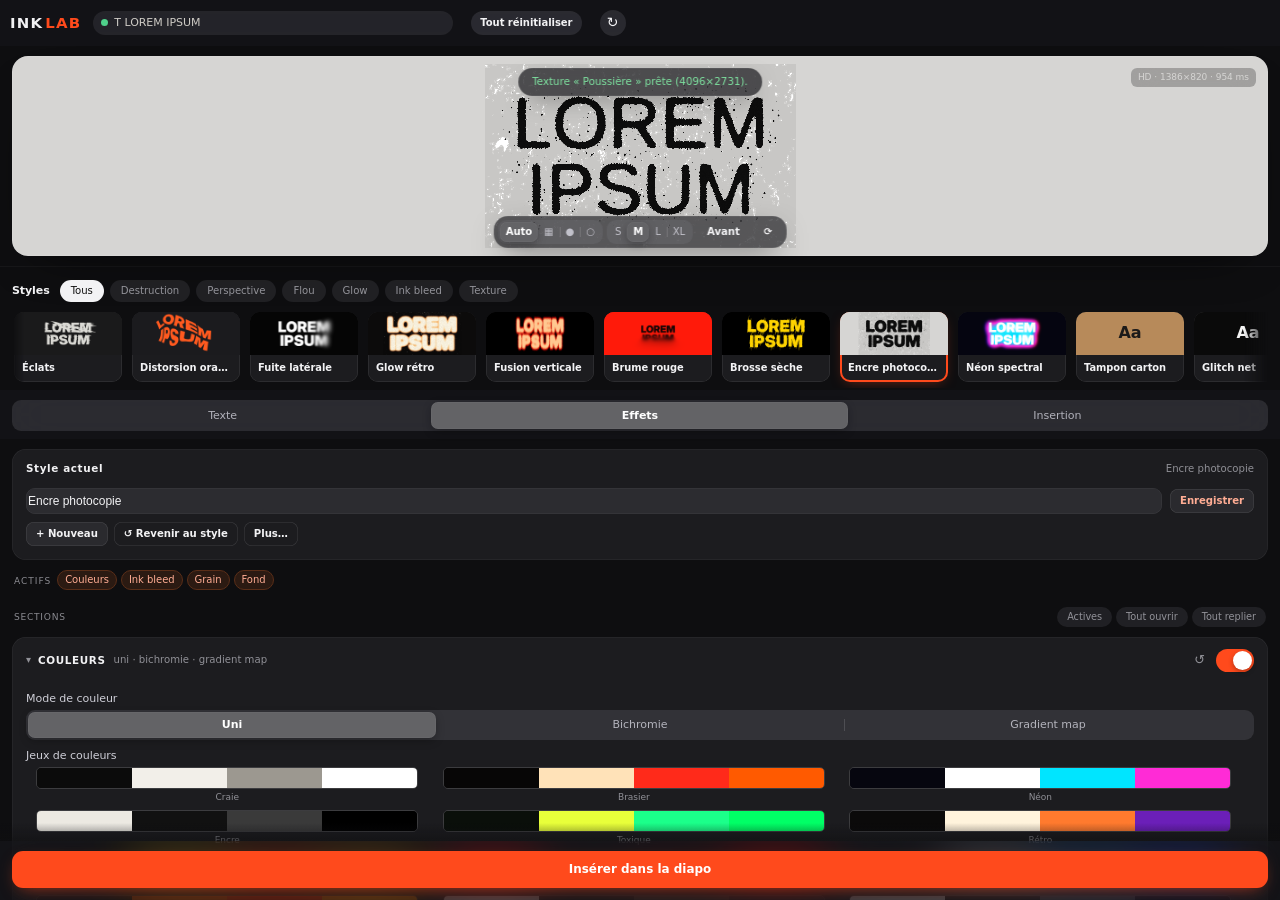
<file: gslides.html>
<!DOCTYPE html>
<html lang="fr">
<head>
<base href="https://gvsxx.github.io/ink-lab-powerpoint/" target="_blank" />
<meta charset="utf-8" />
<meta name="viewport" content="width=device-width, initial-scale=1" />
<title>Ink Lab</title>
<link rel="preconnect" href="https://fonts.googleapis.com" />
<link rel="preconnect" href="https://fonts.gstatic.com" crossorigin />
<style>
:root {
  --bg: #121214;
  --panel: #1a1a1d;
  --panel2: #222226;
  --line: #2d2d32;
  --line2: #3a3a40;
  --text: #ebe8e2;
  --mute: #8c8a86;
  --acc: #ff4a1c;
  --acc2: #ffad94;
  --ok: #4fd18b;
  --err: #ff5d5d;
}

html, body {
  margin: 0; padding: 0; height: 100%;
  background-color: var(--bg); color: var(--text);
  font-family: -apple-system, "Segoe UI", "Helvetica Neue", Arial, sans-serif;
  font-size: 12px;
}
#app { display: flex; flex-direction: column; height: 100%; }

/* ---------- En-tête ---------- */
#top {
  display: flex; align-items: center;
  padding: 10px 12px 9px;
  border-bottom: 1px solid var(--line);
}
.brand { display: flex; align-items: baseline; margin-right: 10px; }
.logo { font-size: 16px; font-weight: 900; letter-spacing: 2px; color: var(--text); }
.logoAcc { color: var(--acc); margin-left: 2px; }
.ver { font-size: 9px; color: var(--mute); margin-left: 5px; }
.srcChip {
  flex: 1; display: flex; align-items: center; min-width: 0;
  padding: 4px 8px; border-radius: 12px;
  background-color: var(--panel2); border: 1px solid var(--line);
}
.srcDot { width: 7px; height: 7px; border-radius: 4px; background-color: #555; margin-right: 6px; flex-shrink: 0; }
.srcDot.on { background-color: var(--ok); }
.srcDot.warn { background-color: #e7b23a; }
.srcName { font-size: 11px; color: #cfccc6; overflow: hidden; white-space: nowrap; text-overflow: ellipsis; }
.iconBtn {
  width: 26px; height: 26px; margin-left: 8px; border-radius: 13px;
  display: flex; align-items: center; justify-content: center;
  background-color: var(--panel2); border: 1px solid var(--line); color: var(--text);
  font-size: 14px; cursor: pointer;
}
.iconBtn:hover { border-color: var(--acc); color: var(--acc); }

/* ---------- Aperçu ---------- */
#pvWrap { padding: 10px 10px 6px; border-bottom: 1px solid var(--line); }
#pvBox {
  position: relative; height: 230px; border-radius: 10px; overflow: hidden;
  background-color: #0b0b0c; border: 1px solid var(--line);
  display: flex; align-items: center; justify-content: center;
}
#pvImg { display: none; pointer-events: none; }
#pvEmpty { position: absolute; left: 0; right: 0; top: 0; bottom: 0; display: flex; flex-direction: column; align-items: center; justify-content: center; }
.emptyBig { font-size: 54px; font-weight: 900; color: #2a2a2e; }
#pvEmptyMsg { color: var(--mute); font-size: 11px; text-align: center; padding: 0 20px; }
#pvBadge {
  position: absolute; left: 8px; top: 8px; display: none;
  padding: 2px 7px; border-radius: 4px; font-size: 9px; font-weight: 700; letter-spacing: 1px;
  background-color: var(--acc); color: #fff;
}
#pvMs { position: absolute; right: 8px; bottom: 6px; font-size: 9px; color: rgba(255,255,255,0.45); }
.pvBar { display: flex; align-items: center; margin-top: 7px; }
.pvBar .seg { margin-right: 6px; }
.pvBar .btn { margin-right: 6px; }

/* ---------- Zone défilante ---------- */
#scroll { flex: 1; overflow-y: scroll; padding-top: 2px; }
.endSpace { height: 20px; }

.sec { margin: 8px 10px; background-color: var(--panel); border: 1px solid var(--line); border-radius: 10px; }
.secHead { display: flex; align-items: center; padding: 10px 10px; cursor: pointer; }
.secHead:hover .secTitle { color: #fff; }
.chev { width: 12px; color: var(--mute); font-size: 10px; }
.secNum { font-size: 9px; font-weight: 700; color: var(--acc); margin-right: 7px; letter-spacing: 1px; }
.secTitle { font-weight: 800; letter-spacing: 1px; font-size: 11px; color: var(--text); }
.secSub { flex: 1; color: var(--mute); margin-left: 8px; font-size: 10px; overflow: hidden; white-space: nowrap; text-overflow: ellipsis; }
.secReset { color: var(--mute); font-size: 13px; padding: 0 3px; }
.secReset:hover { color: var(--acc); }
.secBody { padding: 0 12px 12px; }
.sec.closed .secBody { display: none; }

/* ---------- Lignes de paramètres ---------- */
.row { padding-top: 7px; }
.rowTop { display: flex; align-items: center; justify-content: space-between; }
.lbl { color: #cfccc6; font-size: 11px; }
.lbl:hover { color: #fff; }
.val {
  width: 52px; height: 20px; font-size: 11px; text-align: right;
  color: var(--acc2); background-color: transparent; border: 1px solid transparent; border-radius: 4px;
}
.val:focus { border-color: var(--line2); background-color: #0f0f11; }
sp-slider { display: block; width: 100%; margin-top: -2px; }
.hint { color: var(--mute); font-size: 10px; margin-top: 2px; }

.quick { display: flex; flex-wrap: wrap; margin-top: 2px; }
.qBtn {
  padding: 2px 6px; margin: 0 4px 4px 0; border-radius: 4px; font-size: 10px;
  color: var(--mute); background-color: var(--panel2); border: 1px solid var(--line); cursor: pointer;
}
.qBtn:hover { color: var(--text); border-color: var(--line2); }
.qBtn.on { color: #fff; border-color: var(--acc); }

/* ---------- Segments ---------- */
.seg { display: flex; border: 1px solid var(--line); border-radius: 6px; overflow: hidden; margin-top: 4px; }
.seg.mini { margin-top: 0; }
.segBtn {
  flex: 1; text-align: center; padding: 5px 6px; font-size: 11px;
  color: var(--mute); background-color: var(--panel2); cursor: pointer;
  border-right: 1px solid var(--line);
}
.segBtn:last-child { border-right: none; }
.seg.mini .segBtn { padding: 4px 7px; font-size: 10px; }
.segBtn:hover { color: var(--text); }
.segBtn.on { background-color: var(--acc); color: #fff; }

/* ---------- Boutons ---------- */
.btnRow { display: flex; flex-wrap: wrap; align-items: center; margin-top: 7px; }
.btn {
  padding: 7px 12px; border-radius: 6px; cursor: pointer; text-align: center;
  background-color: var(--panel2); color: var(--text); border: 1px solid var(--line2);
  font-size: 11px; font-weight: 600;
}
.btn:hover { border-color: #5a5a62; }
.btn.mini { padding: 4px 8px; font-size: 10px; margin: 0 5px 5px 0; }
.btn.ghost { background-color: transparent; }
.btn.accent { border-color: var(--acc); color: var(--acc2); }
.btn.danger { color: #ff8b8b; }
.btn.danger.armed { background-color: var(--err); color: #fff; border-color: var(--err); }
.btn.primary { background-color: var(--acc); border-color: var(--acc); color: #fff; font-weight: 800; letter-spacing: 0.5px; }
.btn.primary:hover { background-color: #ff6338; }
.btn.disabled { opacity: 0.45; }

/* ---------- Templates ---------- */
.filterRow { display: flex; flex-wrap: wrap; margin-bottom: 6px; }
.fBtn {
  padding: 3px 8px; margin: 0 4px 4px 0; border-radius: 10px; font-size: 10px; cursor: pointer;
  color: var(--mute); border: 1px solid var(--line);
}
.fBtn:hover { color: var(--text); }
.fBtn.on { color: #fff; background-color: var(--acc); border-color: var(--acc); }
#tplGrid { display: flex; flex-wrap: wrap; margin: 0 -3px; }
.tpl {
  width: 46%; margin: 3px 1.5%; border-radius: 8px; overflow: hidden; cursor: pointer;
  border: 1px solid var(--line); background-color: var(--panel2);
}
.tpl:hover { border-color: #55555c; }
.tpl.on { border-color: var(--acc); }
.tplThumb { position: relative; height: 62px; overflow: hidden; }
.tplFallback { height: 62px; display: flex; align-items: center; justify-content: center; font-size: 24px; font-weight: 900; }
.tplImg { position: absolute; left: 0; top: 0; width: 100%; height: 62px; display: none; }
.tplMeta { display: flex; align-items: center; padding: 5px 7px; }
.tplName { flex: 1; font-size: 11px; font-weight: 700; color: var(--text); overflow: hidden; white-space: nowrap; text-overflow: ellipsis; }
.tplTag { font-size: 9px; color: var(--mute); margin-left: 4px; }
.tpl.on .tplTag { color: var(--acc2); }
.tplEdit { margin-top: 10px; padding-top: 8px; border-top: 1px solid var(--line); }
.txt {
  width: 100%; height: 26px; margin-top: 4px; font-size: 12px;
  color: var(--text); background-color: #0f0f11; border: 1px solid var(--line2); border-radius: 5px;
}
.badge { font-size: 9px; padding: 1px 6px; border-radius: 8px; background-color: #3b2a14; color: #ffc46b; display: none; }
.badge.on { display: block; }

/* ---------- Couleurs ---------- */
.palWrap { display: flex; flex-wrap: wrap; margin: 4px -2px 4px; }
.palItem { width: 31%; margin: 0 1% 6px; cursor: pointer; }
.pal { display: flex; height: 22px; border-radius: 5px; overflow: hidden; border: 1px solid var(--line2); }
.palItem:hover .pal { border-color: var(--acc); }
.palSw { flex: 1; }
.palName { font-size: 9px; color: var(--mute); margin-top: 2px; text-align: center; }
.swWrap { display: flex; flex-wrap: wrap; margin: 4px -2px 0; }
.sw {
  width: 41%; margin: 0 1.5% 6px; display: flex; align-items: center;
  background-color: var(--panel2); border: 1px solid var(--line); border-radius: 7px; padding: 5px;
}
.swColor { width: 28px; height: 28px; border-radius: 6px; border: 1px solid rgba(255,255,255,0.18); cursor: pointer; flex-shrink: 0; }
.swColor:hover { border-color: #fff; }
.swMeta { margin-left: 7px; flex: 1; min-width: 0; }
.swLbl { font-size: 9px; color: var(--mute); }
.hex {
  width: 72px; height: 20px; font-size: 11px; color: var(--text);
  background-color: transparent; border: 1px solid transparent; border-radius: 4px;
}
.hex:focus { border-color: var(--line2); background-color: #0f0f11; }

/* ---------- Sortie ---------- */
.ckRow { display: flex; align-items: center; margin-top: 6px; }
.ckRow sp-checkbox { font-size: 11px; }
.note { color: var(--mute); font-size: 10px; margin-top: 6px; line-height: 14px; }

/* ---------- Pied ---------- */
#bottom { border-top: 1px solid var(--line); padding: 8px 10px 10px; background-color: var(--bg); }
#bottom .btnRow { margin-top: 6px; flex-wrap: nowrap; }
#bottom .btn { flex: 1; }
#bottom .btn.ghost { flex: 0 0 auto; margin-right: 8px; }
#status { font-size: 10px; color: var(--mute); min-height: 13px; overflow: hidden; white-space: nowrap; text-overflow: ellipsis; }
#status.ok { color: var(--ok); }
#status.err { color: var(--err); }
#status.busy { color: #ffc46b; }

/* ===================== v2 ===================== */
/* Bandeau objet dynamique */
#ctxBanner { display: none; margin: 8px 10px 0; padding: 8px 10px; border-radius: 8px; background-color: #2a1a12; border: 1px solid #5a2e18; }
#ctxBanner.on { display: block; }
#ctxBanner.edit { background-color: #12241b; border-color: #23573b; }
.bnTxt { font-size: 11px; color: #f2d8c8; line-height: 15px; }
#ctxBanner.edit .bnTxt { color: #c9f0da; }
#ctxBanner .btnRow { margin-top: 6px; }

/* Aperçu */
#pvHint { position: absolute; left: 8px; bottom: 6px; font-size: 9px; color: rgba(255,255,255,0.55); display: none; }
#pvBox.drag { cursor: ew-resize; }

/* Grille de styles (perspective) */
.styleGrid { display: flex; flex-wrap: wrap; margin: 4px -2px 2px; }
.stBtn {
  width: 29%; margin: 0 1.5% 5px; padding: 5px 0; text-align: center; font-size: 10px; border-radius: 5px; cursor: pointer;
  color: var(--mute); background-color: var(--panel2); border: 1px solid var(--line);
}
.stBtn:hover { color: var(--text); border-color: var(--line2); }
.stBtn.on { color: #fff; background-color: var(--acc); border-color: var(--acc); }

/* Textures */
.texTarget { margin-top: 2px; }
.texCats { display: flex; flex-wrap: wrap; margin: 8px 0 4px; }
.texGrid { display: flex; flex-wrap: wrap; margin: 0 -2px; max-height: 260px; overflow-y: scroll; }
.texItem { width: 29%; margin: 0 1.5% 6px; cursor: pointer; border-radius: 6px; overflow: hidden; border: 1px solid var(--line); background-color: var(--panel2); }
.texItem:hover { border-color: #55555c; }
.texItem.on { border-color: var(--acc); }
.texImg { width: 100%; height: 52px; display: block; }
.texNone { height: 52px; display: flex; align-items: center; justify-content: center; color: var(--mute); font-size: 18px; }
.texName { font-size: 9px; color: #cfccc6; padding: 3px 4px; overflow: hidden; white-space: nowrap; text-overflow: ellipsis; }
.texItem.on .texName { color: var(--acc2); }
.texInfo { font-size: 10px; color: var(--mute); margin-top: 4px; }
#texParams .row:first-child { padding-top: 4px; }

/* ===================== v2.1 : interrupteurs, groupes, résumé ===================== */
.tg { width: 30px; height: 17px; border-radius: 9px; background-color: #3a3a40; position: relative; margin-left: 8px; cursor: pointer; flex-shrink: 0; }
.tg .kn { position: absolute; left: 2px; top: 2px; width: 13px; height: 13px; border-radius: 7px; background-color: #9a9894; }
.tg.on { background-color: var(--acc); }
.tg.on .kn { left: 15px; background-color: #fff; }
.sec.off .secTitle { color: var(--mute); }
.sec.off .secNum { color: #6b6a68; }
.sec.off .secBody .row, .sec.off .secBody .grp, .sec.off .secBody .styleGrid, .sec.off .secBody .palWrap,
.sec.off .secBody .swWrap, .sec.off .secBody .texGrid, .sec.off .secBody .texCats, .sec.off .secBody .sw { opacity: 0.4; }
.offNote { display: none; font-size: 10px; color: #c9a27f; background-color: #261c14; border-radius: 6px; padding: 5px 8px; margin: 2px 0 6px; }
.sec.off .offNote { display: block; }
.grp { font-size: 9px; font-weight: 800; letter-spacing: 1.2px; text-transform: uppercase; color: var(--acc2);
  margin: 12px 0 0; padding-top: 8px; border-top: 1px solid var(--line); }
.secBody > .grp:first-child, .offNote + .grp { border-top: none; padding-top: 0; margin-top: 4px; }
.chipsRow { display: flex; align-items: center; margin-top: 7px; min-height: 20px; }
.chipsLbl { font-size: 9px; color: var(--mute); letter-spacing: 1px; text-transform: uppercase; margin-right: 6px; flex-shrink: 0; }
#fxChips { display: flex; flex-wrap: wrap; flex: 1; }
.chip { font-size: 10px; padding: 2px 7px; margin: 0 4px 3px 0; border-radius: 9px; cursor: pointer;
  color: var(--acc2); background-color: #2b1a12; border: 1px solid #5a2e18; }
.chip:hover { color: #fff; border-color: var(--acc); }
.chipNone { font-size: 10px; color: var(--mute); }
.foldBar { display: flex; align-items: center; margin: 10px 10px 0; }
.foldLbl { font-size: 9px; color: var(--mute); letter-spacing: 1px; text-transform: uppercase; flex: 1; }
.foldBar .fBtn { margin: 0 0 0 4px; }
.sw.solo { width: 96%; margin: 2px 0 4px; }

/* Grille de templates compacte (3 colonnes) */
#tplGrid .tpl { width: 29.5%; margin: 3px 1.5%; }
#tplGrid .tplThumb, #tplGrid .tplFallback, #tplGrid .tplImg { height: 40px; }
#tplGrid .tplFallback { font-size: 16px; }
#tplGrid .tplMeta { padding: 4px 5px; }
#tplGrid .tplName { font-size: 10px; }

/* Bouton « Tout réinitialiser » (en-tête) */
.hdrBtn { margin-left: 8px; padding: 5px 9px; border-radius: 13px; font-size: 10px; font-weight: 700; white-space: nowrap; cursor: pointer;
  color: var(--text); background-color: var(--panel2); border: 1px solid var(--line2); flex-shrink: 0; }
.hdrBtn:hover { border-color: var(--acc); color: var(--acc2); }
.hdrBtn.undo { background-color: var(--acc); border-color: var(--acc); color: #fff; }
.brand .ver { display: none; }

/* Gradient map & journal */
.gradBar { display: flex; height: 10px; border-radius: 5px; overflow: hidden; margin: 2px 0 8px; border: 1px solid var(--line2); }
.gbSeg { flex: 1; }
.opLog { max-height: 150px; overflow-y: scroll; background-color: #0f0f11; border: 1px solid var(--line); border-radius: 6px; padding: 5px 7px; margin-top: 4px; }
.logLine { font-size: 10px; color: #a9a6a1; line-height: 14px; }
.logLine.err { color: var(--err); }

/* ===== Ajustements navigateur (page web + PowerPoint) ===== */
:root { color-scheme: dark; }
html, body { font-family: "Inter", -apple-system, "Segoe UI", "Helvetica Neue", Arial, sans-serif; font-size: 12.5px; -webkit-font-smoothing: antialiased; }
* { box-sizing: border-box; }
.btn, .segBtn, .fBtn, .qBtn, .stBtn, .tpl, .texItem, .palItem, .secHead, .iconBtn, .hdrBtn, .chip, .swColor { user-select: none; -webkit-user-select: none; cursor: pointer; }
#pvImg { image-rendering: auto; }

/* Curseurs natifs */
input.rng { -webkit-appearance: none; appearance: none; display: block; width: 100%; height: 22px; margin: 0; background: transparent; cursor: pointer; }
input.rng:focus { outline: none; }
input.rng::-webkit-slider-runnable-track { height: 3px; border-radius: 2px; background-color: var(--line2); }
input.rng::-moz-range-track { height: 3px; border-radius: 2px; background-color: var(--line2); }
input.rng::-moz-range-progress { height: 3px; border-radius: 2px; background-color: var(--acc); }
input.rng::-webkit-slider-thumb { -webkit-appearance: none; width: 14px; height: 14px; margin-top: -5.5px; border-radius: 50%; background-color: #f4f1ec; border: 2px solid var(--acc); box-shadow: 0 1px 3px rgba(0,0,0,.5); }
input.rng::-moz-range-thumb { width: 11px; height: 11px; border-radius: 50%; background-color: #f4f1ec; border: 2px solid var(--acc); }
input.rng:hover::-webkit-slider-thumb { transform: scale(1.12); }

/* Cases à cocher */
label.ck { display: flex; align-items: center; gap: 8px; font-size: 11.5px; color: var(--text); cursor: pointer; }
label.ck input { -webkit-appearance: none; appearance: none; width: 15px; height: 15px; margin: 0; border-radius: 4px; border: 1px solid var(--line2); background-color: var(--panel2); display: grid; place-content: center; cursor: pointer; flex: 0 0 auto; }
label.ck input:checked { background-color: var(--acc); border-color: var(--acc); }
label.ck input:checked::after { content: ""; width: 7px; height: 4px; border-left: 2px solid #fff; border-bottom: 2px solid #fff; transform: translateY(-1px) rotate(-45deg); }

/* Champs */
.sel { width: 100%; margin-top: 4px; padding: 6px 8px; border-radius: 6px; border: 1px solid var(--line2); background-color: #0f0f11; color: var(--text); font: inherit; font-size: 12px; }
.sel:focus, .txt:focus { outline: none; border-color: var(--acc); }
textarea.txt.area { width: 100%; resize: vertical; min-height: 64px; font-size: 15px; font-weight: 700; line-height: 1.25; padding: 8px 10px; font-family: inherit; }
#tx-sys { margin-top: 6px; }
.twoCol { display: grid; grid-template-columns: 1fr 1fr; gap: 10px; }
#fontWarn { color: #ffc46b; margin-top: 5px; }

/* ===== Mise en page page web ===== */
body.web { height: auto; min-height: 100%; }
body.web #app { height: 100vh; height: 100dvh; display: grid; grid-template-columns: minmax(0, 1fr) 400px; grid-template-rows: auto minmax(0, 1fr) auto; }
body.web #top { grid-column: 1 / 3; padding-left: max(16px, env(safe-area-inset-left, 0px)); padding-right: max(16px, env(safe-area-inset-right, 0px)); }
body.web #ctxBanner { display: none !important; }
body.web #pvWrap { grid-column: 1; grid-row: 2 / 4; display: flex; flex-direction: column; min-height: 0; padding: 16px; border-bottom: 0; border-right: 1px solid var(--line); }
body.web #pvBox { flex: 1; height: auto !important; min-height: 260px; border-radius: 14px; }
body.web #scroll { grid-column: 2; grid-row: 2; min-height: 0; overflow-y: auto; }
body.web #bottom { grid-column: 2; grid-row: 3; }
body.web .sec { margin: 10px 0; }
body.web #scroll { padding-left: 16px; padding-right: max(16px, env(safe-area-inset-right, 0px)); }
body.web #bottom { padding-left: 16px; padding-right: max(16px, env(safe-area-inset-right, 0px)); }
body.web #pvWrap { padding-left: max(16px, env(safe-area-inset-left, 0px)); }
.webTag { font-size: 10px; color: var(--mute); margin-left: 10px; letter-spacing: .5px; }
#textSlot .sec { border-color: #3a2a24; }

@media (max-width: 860px) {
  body.web #app { display: flex; flex-direction: column; height: auto; min-height: 100vh; }
  body.web #pvWrap { position: sticky; top: env(safe-area-inset-top, 0px); z-index: 5; background-color: var(--bg); padding: 10px 16px 8px; border-right: 0; border-bottom: 1px solid var(--line); }
  body.web #pvBox { flex: none; min-height: 150px; }
  body.web #scroll { overflow: visible; padding-left: max(16px, env(safe-area-inset-left, 0px)); padding-right: max(16px, env(safe-area-inset-right, 0px)); }
  body.web #bottom { position: sticky; bottom: 0; z-index: 5; padding-left: max(16px, env(safe-area-inset-left, 0px)); padding-bottom: max(10px, env(safe-area-inset-bottom, 0px)); }
  body.web .sec { margin: 10px 0; }
  .webTag { display: none; }
}

/* ===== Volet PowerPoint ===== */

body.ppt #top { padding-left: 10px; padding-right: 10px; }
.btn.busy { opacity: .6; pointer-events: none; }

/* =====================================================================
   INK LAB — finition « fluide » (principes Apple, version web)
   Réponse immédiate à l'appui · ressorts amortis · matériaux translucides
   typographie système à tracking variable · accessibilité du mouvement
   ===================================================================== */
:root {
  /* ressort critique (amortissement 1.0, réponse 0.35 s) : réglages, ouvertures */
  --spring: linear(0, 0.067, 0.205, 0.358, 0.499, 0.619, 0.715, 0.79, 0.848, 0.89, 0.921, 0.944, 0.96, 0.972, 0.981, 0.986, 0.991, 0.993, 0.995, 0.997, 0.998, 0.999, 1);
  --spring-t: 560ms;
  /* ressort léger (amortissement 0.8, réponse 0.3 s) : uniquement après un geste (interrupteurs) */
  --spring-b: linear(0, 0.083, 0.258, 0.451, 0.625, 0.763, 0.864, 0.933, 0.975, 0.999, 1.011, 1.015, 1.015, 1.012, 1.009, 1.007, 1.004, 1.003, 1.001, 1);
  --spring-b-t: 660ms;
  --press: 100ms ease-out;

  --bg: #0e0e10;
  --panel: #1c1c1f;          /* groupe (carte) */
  --panel2: #2a2a2e;         /* contrôle */
  --fill: rgba(120, 120, 128, 0.24);   /* piste des segments */
  --thumb: #636366;          /* curseur des segments, comme un contrôle système */
  --line: rgba(255, 255, 255, 0.08);
  --line2: rgba(255, 255, 255, 0.14);
  --text: #f2f2f4;
  --mute: rgba(235, 235, 245, 0.56);
  --mute2: rgba(235, 235, 245, 0.32);
  --material: rgba(22, 22, 25, 0.72);
  color-scheme: dark;
}

/* ---------- Typographie : police système, tracking selon la taille ---------- */
html, body {
  font-family: -apple-system, BlinkMacSystemFont, system-ui, "Segoe UI", "Helvetica Neue", Arial, sans-serif;
  font-size: 13px; line-height: 1.4; letter-spacing: -0.003em;
  font-optical-sizing: auto;
}
.logo { font-size: 1.15rem; font-weight: 800; letter-spacing: 0.08em; }
.secTitle { font-size: 0.8rem; font-weight: 700; letter-spacing: 0.06em; }
.secNum { font-size: 0.7rem; letter-spacing: 0.04em; font-variant-numeric: tabular-nums; }
.secSub { font-size: 0.78rem; letter-spacing: 0; }
.lbl { font-size: 0.85rem; color: rgba(235, 235, 245, 0.86); letter-spacing: -0.005em; }
.val { font-size: 0.85rem; font-variant-numeric: tabular-nums; color: var(--acc2); width: 58px; }
.hint, .note { font-size: 0.78rem; line-height: 1.4; color: var(--mute); }
.grp { font-size: 0.68rem; letter-spacing: 0.08em; }
.emptyBig { font-size: 4rem; letter-spacing: -0.03em; color: rgba(255,255,255,0.08); }
textarea.txt.area { font-size: 1.25rem; font-weight: 700; line-height: 1.15; letter-spacing: -0.015em; }
#status { font-size: 0.78rem; }

/* ---------- Groupes : surfaces pleines, pas de bordures dures ---------- */
.sec { background-color: var(--panel); border: 0; border-radius: 14px; box-shadow: 0 0 0 0.5px var(--line) inset; }
#textSlot .sec { box-shadow: 0 0 0 0.5px rgba(255, 74, 28, 0.28) inset; }
.secHead { padding: 12px 14px; border-radius: 14px; }
.secBody { padding: 0 14px 14px; }
.chev { display: inline-block; transition: transform var(--spring-t) var(--spring); }
.grp { border-top: 0.5px solid var(--line); }

/* ouverture / fermeture animée depuis la hauteur courante (voir fluid.js) */
.sec.closed .secBody { display: block; height: 0; overflow: hidden; padding-top: 0; padding-bottom: 0; }
.secBody.anim { overflow: hidden; }

/* ---------- Réponse immédiate à l'appui ---------- */
.btn, .tpl, .texItem, .palItem, .chip, .fBtn, .stBtn, .qBtn, .iconBtn, .hdrBtn, .swColor, .secReset {
  transition: transform var(--press), background-color 160ms ease, border-color 160ms ease, color 160ms ease, opacity 160ms ease;
  -webkit-tap-highlight-color: transparent; touch-action: manipulation;
}
.btn:active, .tpl:active, .texItem:active, .palItem:active, .chip:active, .fBtn:active,
.stBtn:active, .qBtn:active, .iconBtn:active, .hdrBtn:active, .swColor:active { transform: scale(0.96); transition-duration: 60ms; }
.secHead:active { background-color: rgba(255, 255, 255, 0.04); }
.btn { border-radius: 9px; border: 0; background-color: var(--panel2); box-shadow: 0 0 0 0.5px var(--line2) inset; font-weight: 600; }
.btn:hover { background-color: #333338; }
.btn.ghost { background-color: transparent; }
.btn.ghost:hover { background-color: rgba(255,255,255,0.06); }
.btn.mini { border-radius: 8px; padding: 5px 10px; font-size: 0.78rem; }
.btn.primary { border-radius: 11px; padding: 10px 14px; font-size: 0.92rem; font-weight: 700; letter-spacing: 0; box-shadow: 0 6px 18px -8px rgba(255, 74, 28, 0.75); }
.btn.primary:active { box-shadow: 0 2px 8px -4px rgba(255, 74, 28, 0.6); }
.tpl, .texItem { border-radius: 10px; border: 0; box-shadow: 0 0 0 0.5px var(--line2) inset; overflow: hidden; }
.tpl.on, .texItem.on { box-shadow: 0 0 0 2px var(--acc) inset, 0 4px 14px -6px rgba(255, 74, 28, 0.5); }
.fBtn, .chip { border-radius: 999px; }
:focus-visible { outline: 2px solid var(--acc2); outline-offset: 2px; border-radius: 6px; }

/* ---------- Segments : piste + curseur qui glisse (fluid.js) ---------- */
.seg { position: relative; background-color: var(--fill); border: 0; border-radius: 9px; padding: 2px; overflow: visible; isolation: isolate; }
.segBtn { position: relative; z-index: 1; background: transparent; border: 0; border-radius: 7px; color: rgba(235,235,245,0.7); font-weight: 500; transition: color 200ms ease; }
.segBtn.on { background: transparent; color: #fff; font-weight: 600; }
.segBtn + .segBtn::before { content: ""; position: absolute; left: 0; top: 25%; bottom: 25%; width: 0.5px; background-color: var(--line2); transition: opacity 200ms ease; }
.segBtn.on::before, .segBtn.on + .segBtn::before { opacity: 0; }
.segThumb {
  position: absolute; z-index: 0; top: 2px; bottom: 2px; left: 0; border-radius: 7px;
  background-color: var(--thumb); box-shadow: 0 3px 8px rgba(0,0,0,0.25), 0 0 0 0.5px rgba(255,255,255,0.06) inset;
  transition: transform var(--spring-t) var(--spring), width var(--spring-t) var(--spring);
  pointer-events: none;
}
.seg:not(.ready) .segThumb { transition: none; }
.seg.noThumb .segThumb { opacity: 0; }
.seg:not(.ready) .segBtn.on { background-color: var(--thumb); }   /* repli tant que le curseur n'est pas posé */

/* ---------- Interrupteurs : ressort léger (le doigt vient de les pousser) ---------- */
.tg { width: 38px; height: 23px; border-radius: 12px; background-color: rgba(120,120,128,0.32); transition: background-color 250ms ease; }
.tg .kn { left: 2px; top: 2px; width: 19px; height: 19px; border-radius: 50%; background-color: #fff; box-shadow: 0 2px 5px rgba(0,0,0,0.3);
  transition: transform var(--spring-b-t) var(--spring-b); }
.tg.on .kn { left: 2px; transform: translateX(15px); }
.tg:active .kn { width: 23px; }
.tg.on:active .kn { transform: translateX(11px); }

/* ---------- Curseurs ---------- */
input.rng::-webkit-slider-thumb { width: 18px; height: 18px; margin-top: -7.5px; border: 0; background-color: #fff;
  box-shadow: 0 1px 4px rgba(0,0,0,0.4), 0 0 0 0.5px rgba(0,0,0,0.2); transition: transform var(--press); }
input.rng::-moz-range-thumb { width: 18px; height: 18px; border: 0; background-color: #fff; box-shadow: 0 1px 4px rgba(0,0,0,0.4); }
input.rng:active::-webkit-slider-thumb { transform: scale(1.15); }
input.rng::-webkit-slider-runnable-track { height: 4px; background: linear-gradient(to right, var(--acc) var(--p, 50%), rgba(120,120,128,0.32) var(--p, 50%)); }
input.rng::-moz-range-track { height: 4px; background-color: rgba(120,120,128,0.32); }

/* ---------- Champs ---------- */
.txt, .sel, .hex { border-radius: 9px; border: 0; background-color: rgba(118,118,128,0.18); box-shadow: 0 0 0 0.5px var(--line) inset; transition: box-shadow 160ms ease; }
.txt:focus, .sel:focus, .hex:focus { box-shadow: 0 0 0 2px var(--acc) inset; outline: none; }
label.ck input { border-radius: 6px; width: 18px; height: 18px; transition: background-color 160ms ease, transform var(--press); }
label.ck input:active { transform: scale(0.9); }

/* ---------- Aperçu : surface « lourde » ---------- */
#pvBox { border: 0; border-radius: 16px; box-shadow: 0 0 0 0.5px var(--line2) inset, 0 20px 50px -30px rgba(0,0,0,0.9); }
#pvBadge, #pvMs, #pvHint { border-radius: 6px; padding: 3px 7px; background-color: rgba(0,0,0,0.45); -webkit-backdrop-filter: blur(12px) saturate(160%); backdrop-filter: blur(12px) saturate(160%); }
#pvMs { color: rgba(255,255,255,0.7); font-variant-numeric: tabular-nums; }
#pvBadge { background-color: var(--acc); }
#pvBox.drag { cursor: grabbing; }

/* ---------- Bandeau ---------- */
#ctxBanner { border: 0; border-radius: 12px; background-color: rgba(48, 209, 88, 0.12) !important; box-shadow: 0 0 0 0.5px rgba(48, 209, 88, 0.3) inset; }
#ctxBanner .bnTxt { color: #d6f5dd; font-size: 0.82rem; line-height: 1.4; }
#ctxBanner.on { animation: bnIn var(--spring-t) var(--spring) both; }
@keyframes bnIn { from { opacity: 0; transform: translateY(-6px); } to { opacity: 1; transform: none; } }

/* ---------- Matériaux translucides : en-tête et barre d'action ---------- */
#top { position: relative; z-index: 6; border-bottom: 0; background-color: var(--material);
  -webkit-backdrop-filter: blur(24px) saturate(180%); backdrop-filter: blur(24px) saturate(180%); }
#bottom { z-index: 6; border-top: 0; background-color: var(--material);
  -webkit-backdrop-filter: blur(24px) saturate(180%); backdrop-filter: blur(24px) saturate(180%); }
/* effet de bord de défilement au lieu d'un filet */
#bottom::before { content: ""; position: absolute; left: 0; right: 0; top: -18px; height: 18px; pointer-events: none;
  background: linear-gradient(to top, rgba(14,14,16,0.55), rgba(14,14,16,0)); }
.hdrBtn { border-radius: 999px; border: 0; background-color: rgba(118,118,128,0.24); }
.hdrBtn.undo { background-color: var(--acc); color: #fff; }
.iconBtn { border: 0; background-color: rgba(118,118,128,0.24); }
.srcChip { border: 0; background-color: rgba(118,118,128,0.18); border-radius: 999px; }

/* page web : la colonne de réglages défile sous la barre d'action translucide */
body.web #scroll { grid-row: 2 / 4; padding-bottom: 110px; scroll-padding-bottom: 110px; }
body.web #bottom { grid-row: 3; position: relative; align-self: end; }
body.web #pvWrap { border-right: 0; box-shadow: 0.5px 0 0 var(--line); }
/* volet PowerPoint : même principe */
body.ppt #app { position: relative; }
body.ppt #scroll { padding-bottom: 104px; }
body.ppt #bottom { position: absolute; left: 0; right: 0; bottom: 0; }

@media (max-width: 860px) {
  body.web #scroll { padding-bottom: 24px; }
  body.web #bottom { position: sticky; }
  body.web #pvWrap { background-color: var(--material); -webkit-backdrop-filter: blur(24px) saturate(180%); backdrop-filter: blur(24px) saturate(180%); border-bottom: 0; box-shadow: 0 0.5px 0 var(--line); }
}

/* ---------- Accessibilité ---------- */
@media (prefers-reduced-motion: reduce) {
  *, *::before, *::after { transition-duration: 0.01ms !important; animation-duration: 0.01ms !important; }
  .btn:active, .tpl:active, .texItem:active, .palItem:active, .chip:active, .fBtn:active, .stBtn:active, .qBtn:active, .iconBtn:active, .hdrBtn:active, .swColor:active { transform: none; opacity: 0.7; }
  .segBtn, .seg .segThumb { transition: opacity 150ms ease !important; }
}
@media (prefers-reduced-transparency: reduce) {
  #top, #bottom, body.web #pvWrap, #pvBadge, #pvMs, #pvHint { background-color: #161619 !important; -webkit-backdrop-filter: none !important; backdrop-filter: none !important; }
}
@media (prefers-contrast: more) {
  :root { --line: rgba(255,255,255,0.35); --line2: rgba(255,255,255,0.5); --mute: rgba(235,235,245,0.8); --material: #111; }
  .seg { box-shadow: 0 0 0 1px var(--line2) inset; }
}

/* =====================================================================
   INK LAB — mise en page « app » : scène + bande de styles + inspecteur
   ===================================================================== */
.secNum { display: none; }                 /* les sections ne sont pas une suite ordonnée */
[hidden] { display: none !important; }

/* ---------- Barre d'outils ---------- */
#top { gap: 10px; padding-top: 10px; padding-bottom: 10px; }
#top .brand { margin-right: 2px; }
.srcChip { max-width: 360px; }

/* ---------- Scène ---------- */
#pvWrap { display: flex; flex-direction: column; gap: 12px; }
#pvBox { position: relative; }
.pvBar.hud {
  position: absolute; left: 50%; bottom: 12px; transform: translateX(-50%); z-index: 3;
  display: flex; align-items: center; gap: 6px; margin: 0; padding: 5px;
  border-radius: 14px; background-color: rgba(28, 28, 32, 0.66);
  -webkit-backdrop-filter: blur(20px) saturate(180%); backdrop-filter: blur(20px) saturate(180%);
  box-shadow: 0 0 0 0.5px rgba(255,255,255,0.12) inset, 0 10px 30px -10px rgba(0,0,0,0.7);
  white-space: nowrap; max-width: calc(100% - 24px);
}
.pvBar.hud .seg { margin: 0; background-color: rgba(120,120,128,0.24); }
.pvBar.hud .btn { margin: 0; background-color: transparent; box-shadow: none; padding: 5px 10px; }
.pvBar.hud .btn:hover { background-color: rgba(255,255,255,0.08); }
body.web #pvSizeSeg { display: none; }
@media (max-width: 860px) { body.web #pvSizeSeg { display: inline-flex; } }
#pvMs { top: 12px; bottom: auto; right: 12px; }
#pvHint { left: 12px; bottom: auto; top: 12px; }
#pvBadge { left: 12px; top: 12px; }
#pvBox:hover #pvMs { opacity: 1; }
#pvMs { opacity: 0.55; transition: opacity 200ms ease; }

/* statut : message flottant */
#pvBox > #status {
  position: absolute; left: 50%; top: 12px; z-index: 4; transform: translate(-50%, -8px) scale(0.98);
  width: max-content; height: auto; right: auto; bottom: auto; margin: 0; min-height: 0; line-height: 1.3; flex: none;
  max-width: min(520px, calc(100% - 24px)); padding: 7px 14px; border-radius: 999px;
  font-size: 0.8rem; font-weight: 500; color: #f2f2f4; white-space: nowrap; overflow: hidden; text-overflow: ellipsis;
  background-color: rgba(28, 28, 32, 0.72);
  -webkit-backdrop-filter: blur(20px) saturate(180%); backdrop-filter: blur(20px) saturate(180%);
  box-shadow: 0 0 0 0.5px rgba(255,255,255,0.12) inset, 0 8px 24px -10px rgba(0,0,0,0.7);
  opacity: 0; pointer-events: none;
  transition: opacity 220ms ease, transform var(--spring-t) var(--spring);
}
#pvBox > #status[data-show] { opacity: 1; transform: translate(-50%, 0) scale(1); pointer-events: auto; cursor: pointer; }
#pvBox > #status.ok { color: #7ee2a0; }
#pvBox > #status.err { color: #ff8a80; }
#pvBox > #status.busy { color: #ffd38a; }

/* ---------- Bande de styles ---------- */
.styles { position: relative; }
.stylesHead { display: flex; align-items: center; gap: 10px; margin-bottom: 8px; min-width: 0; }
.stylesTitle { font-size: 0.95rem; font-weight: 700; letter-spacing: -0.01em; flex-shrink: 0; }
#tplFilter { display: flex; gap: 6px; overflow-x: auto; scrollbar-width: none; margin: 0; flex-wrap: nowrap; }
#tplFilter::-webkit-scrollbar { display: none; }
#tplFilter .fBtn { margin: 0; flex-shrink: 0; padding: 4px 11px; font-size: 0.78rem; background-color: rgba(118,118,128,0.18); border: 0; }
#tplFilter .fBtn.on { background-color: #f2f2f4; color: #111; }
#tplGrid {
  display: flex; flex-wrap: nowrap; gap: 10px; margin: 0; padding: 2px 2px 6px;
  overflow-x: auto; scroll-snap-type: x proximity; scroll-padding-inline: 2px;
  scrollbar-width: none; overscroll-behavior-x: contain;
  -webkit-mask-image: linear-gradient(to right, transparent 0, #000 12px, #000 calc(100% - 24px), transparent 100%);
          mask-image: linear-gradient(to right, transparent 0, #000 12px, #000 calc(100% - 24px), transparent 100%);
}
#tplGrid::-webkit-scrollbar { display: none; }
#tplGrid .tpl { flex: 0 0 132px; width: 132px; margin: 0; scroll-snap-align: start; background-color: var(--panel); }
#tplGrid .tplThumb, #tplGrid .tplFallback, #tplGrid .tplImg { height: 53px; }
#tplGrid .tplImg { width: 100%; object-fit: cover; }
#tplGrid .tplMeta { padding: 6px 8px 7px; }
#tplGrid .tplName { font-size: 0.76rem; font-weight: 600; letter-spacing: -0.005em; }
.stripNav {
  position: absolute; top: 50%; z-index: 2; width: 30px; height: 30px; margin-top: 2px; border-radius: 50%;
  display: none; align-items: center; justify-content: center; font-size: 20px; line-height: 1; color: #fff; cursor: pointer;
  background-color: rgba(28,28,32,0.72); -webkit-backdrop-filter: blur(16px); backdrop-filter: blur(16px);
  box-shadow: 0 0 0 0.5px rgba(255,255,255,0.14) inset, 0 4px 14px -4px rgba(0,0,0,0.6);
  transition: transform var(--press), opacity 200ms ease; opacity: 0;
}
.stripNav.prev { left: -6px; } .stripNav.next { right: -6px; }
.stripNav:active { transform: scale(0.92); }
@media (hover: hover) and (pointer: fine) {
  .stripNav { display: flex; }
  .styles:hover .stripNav { opacity: 1; }
}

/* ---------- Inspecteur ---------- */
.tabs {
  position: sticky; top: 0; z-index: 4; margin: 0 -16px 4px; padding: 12px 16px 10px;
  background-color: var(--material); -webkit-backdrop-filter: blur(24px) saturate(180%); backdrop-filter: blur(24px) saturate(180%);
}
.tabSeg { margin: 0; }
.tabSeg .segBtn { padding: 6px 8px; font-size: 0.85rem; }
.panel { animation: panelIn 260ms ease both; }
@keyframes panelIn { from { opacity: 0; } to { opacity: 1; } }
.curStyle .secHead.static { cursor: default; }
.curStyle .secHead.static:active { background: none; }
.curStyle .tplEdit { margin-top: 0; padding-top: 0; border-top: 0; }
.curStyle .secSub { text-align: right; }
.nameLine { display: flex; gap: 8px; align-items: center; }
.nameLine .txt { flex: 1; min-width: 0; margin: 0; }
.nameLine .btn { margin: 0; flex-shrink: 0; }
.curStyle .btnRow { gap: 6px; margin-top: 8px; }
.curStyle .btnRow .btn.mini { margin: 0; }
.moreRow { animation: panelIn 220ms ease both; }
.chipsRow.inPanel { margin: 4px 2px 0; flex-wrap: wrap; }
.foldBar { margin: 14px 2px 0; }
.foldLbl { font-size: 0.7rem; letter-spacing: 0.08em; color: var(--mute); text-transform: uppercase; flex: 1; }
.foldBar .fBtn { background-color: rgba(118,118,128,0.18); border: 0; padding: 3px 10px; font-size: 0.75rem; }
#sec-output.static > .secHead { display: none; }
#sec-output.static > .secBody { padding-top: 14px; }

/* barre d'action : uniquement le bouton principal */
#bottom .btnRow { margin-top: 0; }
#bottom .btn.primary { flex: 1; }

/* ---------- Page web : grande largeur ---------- */
body.web #app { grid-template-columns: minmax(0, 1fr) 380px; }
body.web #pvWrap { padding: 16px max(16px, env(safe-area-inset-left, 0px)) 14px; }
body.web #scroll { padding-top: 0; }

/* ---------- Volet PowerPoint ---------- */
body.ppt #pvWrap { padding: 10px 12px 10px; border-bottom: 0; box-shadow: 0 0.5px 0 var(--line); }
body.ppt #pvBox { transition: height var(--spring-t) var(--spring); }
body.ppt .pvBar.hud { bottom: 8px; padding: 4px; gap: 4px; }
body.ppt .pvBar.hud .seg.mini .segBtn { padding: 3px 6px; }
body.ppt #pvSizeSeg { display: inline-flex; }
body.ppt #top { padding-right: 46px; }               /* le bouton « i » de PowerPoint recouvre le coin */
.styles.inScroll { margin: 12px 0 2px; }
.styles.inScroll .stripNav.prev { left: -10px; } .styles.inScroll .stripNav.next { right: -10px; }
body.ppt #tplGrid .tpl { flex-basis: 108px; width: 108px; }
body.ppt #tplGrid .tplThumb, body.ppt #tplGrid .tplFallback, body.ppt #tplGrid .tplImg { height: 43px; }
body.ppt .stylesTitle { font-size: 0.85rem; }
body.ppt #scroll { padding-left: 12px; padding-right: 12px; }
body.ppt .tabs { margin: 0 -12px 4px; padding: 10px 12px 8px; }
body.ppt .sec { margin: 10px 0; }
body.ppt #bottom { padding: 10px 12px 12px; }
body.ppt #ctxBanner { margin: 8px 12px 0; }

@media (max-width: 860px) {
  body.web #pvWrap { padding: 10px max(16px, env(safe-area-inset-left, 0px)) 8px; gap: 8px; }
  body.web #pvBox { min-height: 150px; transition: height var(--spring-t) var(--spring); }
  body.web #bottom { align-self: stretch; }
  body.web #tplGrid .tpl { flex-basis: 104px; width: 104px; }
  body.web #tplGrid .tplThumb, body.web #tplGrid .tplFallback, body.web #tplGrid .tplImg { height: 42px; }
  body.web .tabs { top: 0; margin: 0 -16px 4px; }
  #pvBox > #status { max-width: calc(100% - 24px); }
}
@media (prefers-reduced-motion: reduce) {
  .panel { animation: none; }
  #tplGrid { scroll-behavior: auto; }
}
@media (prefers-reduced-transparency: reduce) {
  .pvBar.hud, #pvBox > #status, .tabs, .stripNav { background-color: #1c1c1f !important; -webkit-backdrop-filter: none !important; backdrop-filter: none !important; }
}

/* ---------- Sélecteur de police ---------- */
.fontBtn {
  display: flex; align-items: center; gap: 8px; margin-top: 4px; padding: 9px 12px; border-radius: 10px; cursor: pointer;
  background-color: rgba(118,118,128,0.18); box-shadow: 0 0 0 0.5px var(--line) inset;
  transition: transform var(--press), box-shadow 160ms ease, background-color 160ms ease;
}
.fontBtn:hover { background-color: rgba(118,118,128,0.26); }
.fontBtn:active { transform: scale(0.98); }
.fontBtn.open { box-shadow: 0 0 0 2px var(--acc) inset; }
#tx-fontName { flex: 1; min-width: 0; font-size: 1.05rem; line-height: 1.25; white-space: nowrap; overflow: hidden; text-overflow: ellipsis; letter-spacing: 0; }
#tx-fontCat { font-size: 0.72rem; color: var(--mute); flex-shrink: 0; }
.fontChev { color: var(--mute); font-size: 0.9rem; line-height: 1; margin-top: -4px; }
.segBtn.disabled { opacity: 0.35; }

#fontPop {
  position: fixed; z-index: 50; display: flex; flex-direction: column; overflow: hidden;
  border-radius: 14px; background-color: rgba(30, 30, 34, 0.86);
  -webkit-backdrop-filter: blur(30px) saturate(180%); backdrop-filter: blur(30px) saturate(180%);
  box-shadow: 0 0 0 0.5px rgba(255,255,255,0.14) inset, 0 24px 60px -16px rgba(0,0,0,0.85);
  opacity: 0; visibility: hidden; transform: scale(0.96);
  transition: opacity 160ms ease, transform var(--spring-t) var(--spring), visibility 0s linear 160ms;
}
#fontPop.open { opacity: 1; visibility: visible; transform: none; transition: opacity 160ms ease, transform var(--spring-t) var(--spring), visibility 0s; }
.fpTop { padding: 10px 10px 6px; display: flex; flex-direction: column; gap: 8px; box-shadow: 0 0.5px 0 var(--line); }
.fpTop .txt { width: 100%; margin: 0; padding: 8px 10px; }
.fpCats { display: flex; gap: 5px; overflow-x: auto; scrollbar-width: none; }
.fpCats::-webkit-scrollbar { display: none; }
.fpCats .fBtn { margin: 0; flex-shrink: 0; padding: 3px 10px; font-size: 0.75rem; border: 0; background-color: rgba(118,118,128,0.2); }
.fpCats .fBtn.on { background-color: #f2f2f4; color: #111; }
.fpList { flex: 1; overflow-y: auto; padding: 4px 6px 8px; overscroll-behavior: contain; }
.fpSec { position: sticky; top: -4px; z-index: 1; padding: 8px 8px 4px; font-size: 0.68rem; font-weight: 600; letter-spacing: 0.06em; text-transform: uppercase; color: var(--mute);
  background-color: rgba(30,30,34,0.92); -webkit-backdrop-filter: blur(12px); backdrop-filter: blur(12px); }
.fpRow { display: flex; align-items: baseline; gap: 10px; padding: 7px 8px; border-radius: 8px; cursor: pointer; }
.fpRow:hover, .fpRow.act { background-color: rgba(255,255,255,0.07); }
.fpRow.on { background-color: rgba(255, 74, 28, 0.18); }
.fpRow.on .fpName { color: #fff; }
.fpName { flex: 1; min-width: 0; font-size: 1.1rem; line-height: 1.3; color: rgba(242,242,244,0.92); white-space: nowrap; overflow: hidden; text-overflow: ellipsis; }
.fpSub { font-size: 0.7rem; color: var(--mute2); flex-shrink: 0; }
.fpEmpty { padding: 18px 10px; color: var(--mute); font-size: 0.82rem; text-align: center; }
.fpFoot { display: flex; gap: 6px; align-items: center; padding: 8px 10px 10px; box-shadow: 0 -0.5px 0 var(--line); }
.fpFoot .txt { flex: 1; min-width: 0; margin: 0; padding: 7px 10px; font-size: 0.8rem; }
.fpFoot .btn { margin: 0; flex-shrink: 0; }
@media (prefers-reduced-transparency: reduce) { #fontPop, .fpSec { background-color: #1e1e22 !important; -webkit-backdrop-filter: none !important; backdrop-filter: none !important; } }
@media (prefers-reduced-motion: reduce) { #fontPop { transform: none !important; } }

</style>
</head>
<body class="ppt gslides">
<script>
/* Google Slides affiche la page dans son propre cadre et retire la classe du body et la balise <base> :
   on remet la classe, et les fichiers relatifs (textures, image d'exemple) sont lus sur le site. */
(function () {
  document.body.classList.add("ppt", "gslides");
  var BASE = "https://gvsxx.github.io/ink-lab-powerpoint/";
  var f = window.fetch.bind(window);
  window.fetch = function (u, o) { if (typeof u === "string" && !/^(https?:|data:|blob:)/.test(u)) u = BASE + u.replace(/^\.?\//, ""); return f(u, o); };
})();
</script>
<div id="app">

  <!-- En-tête -->
  <div id="top">
    <div class="brand"><span class="logo">INK<span class="logoAcc">LAB</span></span><span class="ver">2.0</span></div>
    <div class="srcChip" id="srcChip" title="Calque source">
      <span class="srcDot" id="srcDot"></span><span class="srcName" id="srcName">Aucun texte</span>
    </div>
    <div class="hdrBtn" id="btnZero" title="Tout remettre à zéro : toutes les sections coupées, texte dans sa couleur d'origine, sans fond">Tout réinitialiser</div>
    <div class="iconBtn" id="btnRefresh" title="Relire la zone de texte sélectionnée">↻</div>
  </div>

  <!-- Bandeau objet dynamique -->
  <div id="ctxBanner">
    <div class="bnTxt" id="bnTxt"></div>
    <div class="btnRow" id="bnBtns"></div>
  </div>

  <!-- Aperçu -->
  <div id="pvWrap">
    <div id="pvBox">
      <canvas id="pvImg"></canvas>
      <div id="pvEmpty">
        <div class="emptyBig">T</div>
        <div id="pvEmptyMsg">Tape un texte pour commencer</div>
      </div>
      <div id="pvBadge">ORIGINAL</div>
      <div id="pvHint">Glisse les repères pour placer le flou</div>
      <div id="pvMs"></div>
    </div>
    <div class="pvBar">
      <div class="seg mini" id="pvBgSeg">
        <div class="segBtn" id="pvbg-auto" title="Fond du template">Auto</div>
        <div class="segBtn" id="pvbg-checker" title="Transparence">▦</div>
        <div class="segBtn" id="pvbg-dark" title="Fond noir">●</div>
        <div class="segBtn" id="pvbg-light" title="Fond blanc">○</div>
      </div>
      <div class="seg mini" id="pvSizeSeg">
        <div class="segBtn" id="pvs-S">S</div>
        <div class="segBtn" id="pvs-M">M</div>
        <div class="segBtn" id="pvs-L">L</div>
        <div class="segBtn" id="pvs-XL">XL</div>
      </div>
      <div class="btn mini ghost" id="btnCompare" title="Voir le texte sans effet">Avant</div>
      <div class="btn mini ghost" id="btnSeed" title="Nouveau tirage aléatoire (éclats, encre, grain…)">⟳ Varier</div>
    </div>
    <div class="chipsRow"><span class="chipsLbl">Actifs</span><div id="fxChips"></div></div>
  </div>

  <!-- Zone défilante -->
  <div id="scroll">

    <div id="textSlot"></div>

    <div class="sec" id="sec-templates">
      <div class="secHead" id="head-templates">
        <span class="chev" id="chev-templates">▾</span><span class="secNum">01</span>
        <span class="secTitle">TEMPLATES</span><span class="secSub" id="tplCount"></span>
      </div>
      <div class="secBody">
        <div class="filterRow" id="tplFilter"></div>
        <div id="tplGrid"></div>
        <div class="tplEdit">
          <div class="rowTop">
            <span class="lbl">Nom du template</span>
            <span class="badge" id="dirtyBadge">modifié</span>
          </div>
          <input id="tplName" class="txt" type="text" placeholder="Nom du template" />
          <div class="btnRow">
            <div class="btn mini accent" id="tplSave" title="Écrase le template sélectionné avec les réglages actuels (et le nom)">Enregistrer</div>
            <div class="btn mini" id="tplNew" title="Crée un nouveau template avec les réglages actuels">+ Nouveau</div>
            <div class="btn mini" id="tplDup" title="Duplique le template sélectionné">Dupliquer</div>
            <div class="btn mini danger" id="tplDel">Supprimer</div>
          </div>
          <div class="btnRow">
            <div class="btn mini ghost" id="tplRevert" title="Annule les modifications non enregistrées">Annuler modifs</div>
            <div class="btn mini ghost" id="tplImport">Importer…</div>
            <div class="btn mini ghost" id="tplExport">Exporter…</div>
            <div class="btn mini ghost" id="tplRestore" title="Restaure les templates d'origine (garde les tiens)">Originaux</div>
          </div>
        </div>
      </div>
    </div>

    <div class="foldBar">
      <span class="foldLbl">Sections</span>
      <div class="fBtn" id="fold-active" title="N'ouvre que les sections activées">Actives</div>
      <div class="fBtn" id="fold-none">Tout ouvrir</div>
      <div class="fBtn" id="fold-all">Tout replier</div>
    </div>
    <div id="sections"></div>
    <div class="endSpace"></div>
  </div>

  <!-- Pied -->
  <div id="bottom">
    <div id="status">Prêt.</div>
    <div class="btnRow">
      <div class="btn ghost" id="btnResetAll" title="Annule tes réglages et revient aux valeurs du template sélectionné">↺ Template</div>
      <div class="btn primary" id="btnApply">Insérer dans la diapo</div>
    </div>
  </div>

</div>
<script>
/* Catalogue Google Fonts (familles avec alphabet latin) — généré depuis google-font-metadata */
window.GF_FONTS=[["ABeeZee","S","4",1],["ADLaM Display","D","4",0],["AR One Sans","S","4.5.6.7",0],["Abel","S","4",0],["Abhaya Libre","R","4.5.6.7.8",0],["Aboreto","D","4",0],["Abril Fatface","D","4",0],["Abyssinica SIL","R","4",0],["Aclonica","S","4",0],["Acme","S","4",0],["Actor","S","4",0],["Adamina","R","4",0],["Advent Pro","S","1.2.3.4.5.6.7.8.9",1],["Afacad","S","4.5.6.7",1],["Afacad Flux","S","1.2.3.4.5.6.7.8.9",0],["Agbalumo","D","4",0],["Agdasima","S","4.7",0],["Agu Display","D","4",0],["Aguafina Script","H","4",0],["Akatab","S","4.5.6.7.8.9",0],["Akaya Kanadaka","D","4",0],["Akaya Telivigala","D","4",0],["Akronim","D","4",0],["Akshar","S","3.4.5.6.7",0],["Aladin","D","4",0],["Alan Sans","S","3.4.5.6.7.8.9",0],["Alata","S","4",0],["Alatsi","S","4",0],["Albert Sans","S","1.2.3.4.5.6.7.8.9",1],["Aldrich","S","4",0],["Alef","S","4.7",0],["Alegreya","R","4.5.6.7.8.9",1],["Alegreya SC","R","4.5.7.8.9",1],["Alegreya Sans","S","1.3.4.5.7.8.9",1],["Alegreya Sans SC","S","1.3.4.5.7.8.9",1],["Aleo","R","1.2.3.4.5.6.7.8.9",1],["Alex Brush","H","4",0],["Alexandria","S","1.2.3.4.5.6.7.8.9",0],["Alfa Slab One","D","4",0],["Alice","R","4",0],["Alike","R","4",0],["Alike Angular","R","4",0],["Alkalami","R","4",0],["Alkatra","D","4.5.6.7",0],["Allan","D","4.7",0],["Allerta","S","4",0],["Allerta Stencil","S","4",0],["Allison","H","4",0],["Allura","H","4",0],["Almarai","S","3.4.7.8",0],["Almendra","R","4.7",1],["Almendra Display","D","4",0],["Almendra SC","R","4",0],["Alumni Sans","S","1.2.3.4.5.6.7.8.9",1],["Alumni Sans Collegiate One","S","4",1],["Alumni Sans Inline One","D","4",1],["Alumni Sans Pinstripe","S","4",1],["Alumni Sans SC","S","1.2.3.4.5.6.7.8.9",1],["Amarante","D","4",0],["Amaranth","S","4.7",1],["Amarna","S","1.2.3.4.5.6.7",1],["Amatic SC","H","4.7",0],["Amethysta","R","4",0],["Amiko","S","4.6.7",0],["Amiri","R","4.7",1],["Amiri Quran","R","4",0],["Amita","H","4.7",0],["Anaheim","S","4.5.6.7.8",0],["Ancizar Sans","S","1.2.3.4.5.6.7.8.9",1],["Ancizar Serif","R","3.4.5.6.7.8.9",1],["Andada Pro","R","4.5.6.7.8",1],["Andika","S","4.7",1],["Anek Bangla","S","1.2.3.4.5.6.7.8",0],["Anek Devanagari","S","1.2.3.4.5.6.7.8",0],["Anek Gujarati","S","1.2.3.4.5.6.7.8",0],["Anek Gurmukhi","S","1.2.3.4.5.6.7.8",0],["Anek Kannada","S","1.2.3.4.5.6.7.8",0],["Anek Latin","S","1.2.3.4.5.6.7.8",0],["Anek Malayalam","S","1.2.3.4.5.6.7.8",0],["Anek Odia","S","1.2.3.4.5.6.7.8",0],["Anek Tamil","S","1.2.3.4.5.6.7.8",0],["Anek Telugu","S","1.2.3.4.5.6.7.8",0],["Angkor","D","4",0],["Annapurna SIL","R","4.7",0],["Annie Use Your Telescope","H","4",0],["Anonymous Pro","M","4.7",1],["Anta","S","4",0],["Antic","S","4",0],["Antic Didone","R","4",0],["Antic Slab","R","4",0],["Anton","S","4",0],["Anton SC","S","4",0],["Antonio","S","1.2.3.4.5.6.7",0],["Anuphan","S","1.2.3.4.5.6.7",0],["Anybody","D","1.2.3.4.5.6.7.8.9",1],["Aoboshi One","R","4",0],["Arapey","R","4",1],["Arbutus","R","4",0],["Arbutus Slab","R","4",0],["Architects Daughter","H","4",0],["Archivo","S","1.2.3.4.5.6.7.8.9",1],["Archivo Black","S","4",0],["Archivo Narrow","S","4.5.6.7",1],["Are You Serious","H","4",0],["Aref Ruqaa","R","4.7",0],["Aref Ruqaa Ink","R","4.7",0],["Arima","D","1.2.3.4.5.6.7",0],["Arimo","S","4.5.6.7",1],["Arizonia","H","4",0],["Armata","S","4",0],["Arsenal","S","4.7",1],["Arsenal SC","S","4.7",1],["Artifika","R","4",0],["Arvo","R","4.7",1],["Arya","S","4.7",0],["Asap","S","1.2.3.4.5.6.7.8.9",1],["Asap Condensed","S","2.3.4.5.6.7.8.9",1],["Asar","R","4",0],["Asimovian","S","4",0],["Asset","D","4",0],["Assistant","S","2.3.4.5.6.7.8",0],["Asta Sans","S","3.4.5.6.7.8",0],["Astloch","D","4.7",0],["Asul","R","4.7",0],["Athiti","S","2.3.4.5.6.7",0],["Atkinson Hyperlegible","S","4.7",1],["Atkinson Hyperlegible Mono","S","2.3.4.5.6.7.8",1],["Atkinson Hyperlegible Next","S","2.3.4.5.6.7.8",1],["Atma","D","3.4.5.6.7",0],["Atomic Age","D","4",0],["Aubrey","D","4",0],["Audiowide","D","4",0],["Autour One","D","4",0],["Average","R","4",0],["Average Sans","S","4",0],["Averia Gruesa Libre","D","4",0],["Averia Libre","D","3.4.7",1],["Averia Sans Libre","D","3.4.7",1],["Averia Serif Libre","D","3.4.7",1],["Azeret Mono","M","1.2.3.4.5.6.7.8.9",1],["B612","S","4.7",1],["B612 Mono","M","4.7",1],["BBH Bartle","S","4",0],["BBH Bogle","S","4",0],["BBH Hegarty","S","4",0],["BIZ UDGothic","S","4.7",0],["BIZ UDMincho","R","4.7",0],["BIZ UDPGothic","S","4.7",0],["BIZ UDPMincho","R","4.7",0],["Babylonica","H","4",0],["Bacasime Antique","R","4",0],["Bad Script","H","4",0],["Badeen Display","D","4",0],["Bagel Fat One","D","4",0],["Bahiana","D","4",0],["Bahianita","D","4",0],["Bai Jamjuree","S","2.3.4.5.6.7",1],["Bakbak One","D","4",0],["Ballet","H","4",0],["Baloo 2","D","4.5.6.7.8",0],["Baloo Bhai 2","D","4.5.6.7.8",0],["Baloo Bhaijaan 2","D","4.5.6.7.8",0],["Baloo Bhaina 2","D","4.5.6.7.8",0],["Baloo Chettan 2","D","4.5.6.7.8",0],["Baloo Da 2","D","4.5.6.7.8",0],["Baloo Paaji 2","D","4.5.6.7.8",0],["Baloo Tamma 2","D","4.5.6.7.8",0],["Baloo Tammudu 2","D","4.5.6.7.8",0],["Baloo Thambi 2","D","4.5.6.7.8",0],["Balsamiq Sans","D","4.7",1],["Balthazar","R","4",0],["Bangers","D","4",0],["Barlow","S","1.2.3.4.5.6.7.8.9",1],["Barlow Condensed","S","1.2.3.4.5.6.7.8.9",1],["Barlow Semi Condensed","S","1.2.3.4.5.6.7.8.9",1],["Barriecito","D","4",0],["Barrio","D","4",0],["Basic","S","4",0],["Baskervville","R","4.5.6.7",1],["Baskervville SC","R","4.5.6.7",0],["Battambang","D","1.3.4.7.9",0],["Baumans","D","4",0],["Bayon","S","4",0],["Be Vietnam Pro","S","1.2.3.4.5.6.7.8.9",1],["Beau Rivage","H","4",0],["Bebas Neue","S","4",0],["Beiruti","S","2.3.4.5.6.7.8.9",0],["Belanosima","S","4.6.7",0],["Belgrano","R","4",0],["Bellefair","R","4",0],["Belleza","S","4",0],["Bellota","D","3.4.7",1],["Bellota Text","D","3.4.7",1],["BenchNine","S","3.4.7",0],["Benne","R","4",0],["Bentham","R","4",0],["Berkshire Swash","H","4",0],["Besley","R","4.5.6.7.8.9",1],["Beth Ellen","H","4",0],["Bevan","R","4",1],["BhuTuka Expanded One","R","4",0],["Big Shoulders","D","1.2.3.4.5.6.7.8.9",0],["Big Shoulders Inline","D","1.2.3.4.5.6.7.8.9",0],["Big Shoulders Stencil","D","1.2.3.4.5.6.7.8.9",0],["Bigelow Rules","D","4",0],["Bigshot One","D","4",0],["Bilbo","H","4",0],["Bilbo Swash Caps","H","4",0],["BioRhyme","R","2.3.4.5.6.7.8",0],["BioRhyme Expanded","R","2.3.4.7.8",0],["Birthstone","H","4",0],["Birthstone Bounce","H","4.5",0],["Biryani","S","2.3.4.6.7.8.9",0],["Bitcount","D","1.2.3.4.5.6.7.8.9",0],["Bitcount Grid Double","D","1.2.3.4.5.6.7.8.9",0],["Bitcount Grid Double Ink","D","1.2.3.4.5.6.7.8.9",0],["Bitcount Grid Single","D","1.2.3.4.5.6.7.8.9",0],["Bitcount Grid Single Ink","D","1.2.3.4.5.6.7.8.9",0],["Bitcount Ink","D","1.2.3.4.5.6.7.8.9",0],["Bitcount Prop Double","D","1.2.3.4.5.6.7.8.9",0],["Bitcount Prop Double Ink","D","1.2.3.4.5.6.7.8.9",0],["Bitcount Prop Single","D","1.2.3.4.5.6.7.8.9",0],["Bitcount Prop Single Ink","D","1.2.3.4.5.6.7.8.9",0],["Bitcount Single","D","1.2.3.4.5.6.7.8.9",0],["Bitcount Single Ink","D","1.2.3.4.5.6.7.8.9",0],["Bitter","R","1.2.3.4.5.6.7.8.9",1],["Black And White Picture","D","4",0],["Black Han Sans","S","4",0],["Black Ops One","D","4",0],["Blaka","D","4",0],["Blaka Hollow","D","4",0],["Blaka Ink","D","4",0],["Blinker","S","1.2.3.4.6.7.8.9",0],["Bodoni Moda","R","4.5.6.7.8.9",1],["Bodoni Moda SC","R","4.5.6.7.8.9",1],["Bokor","D","4",0],["Boldonse","D","4",0],["Bona Nova","R","4.7",1],["Bona Nova SC","R","4.7",1],["Bonbon","H","4",0],["Bonheur Royale","H","4",0],["Boogaloo","D","4",0],["Borel","H","4",0],["Bowlby One","D","4",0],["Bowlby One SC","D","4",0],["Braah One","S","4",0],["Brawler","R","4.7",0],["Bree Serif","R","4",0],["Bricolage Grotesque","S","2.3.4.5.6.7.8",0],["Bruno Ace","D","4",0],["Bruno Ace SC","D","4",0],["Brygada 1918","R","4.5.6.7",1],["Bubblegum Sans","D","4",0],["Bubbler One","S","4",0],["Buda","D","3",0],["Buenard","R","4.5.6.7",0],["Bungee","D","4",0],["Bungee Hairline","D","4",0],["Bungee Inline","D","4",0],["Bungee Outline","D","4",0],["Bungee Shade","D","4",0],["Bungee Spice","D","4",0],["Bungee Tint","D","4",0],["Butcherman","D","4",0],["Butterfly Kids","H","4",0],["Bytesized","S","4",0],["Cabin","S","4.5.6.7",1],["Cabin Condensed","S","4.5.6.7",0],["Cabin Sketch","D","4.7",0],["Cactus Classical Serif","R","4",0],["Caesar Dressing","D","4",0],["Cagliostro","S","4",0],["Cairo","S","2.3.4.5.6.7.8.9",0],["Cairo Play","S","2.3.4.5.6.7.8.9",0],["Cal Sans","S","4",0],["Caladea","R","4.7",1],["Calistoga","D","4",0],["Calligraffitti","H","4",0],["Cambay","S","4.7",1],["Cambo","R","4",0],["Candal","S","4",0],["Cantarell","S","4.7",1],["Cantata One","R","4",0],["Cantora One","S","4",0],["Caprasimo","D","4",0],["Capriola","S","4",0],["Caramel","H","4",0],["Carattere","H","4",0],["Cardo","R","4.7",1],["Carlito","S","4.7",1],["Carme","S","4",0],["Carrois Gothic","S","4",0],["Carrois Gothic SC","S","4",0],["Carter One","D","4",0],["Cascadia Code","S","2.3.4.5.6.7",1],["Cascadia Mono","S","2.3.4.5.6.7",1],["Castoro","R","4",1],["Castoro Titling","D","4",0],["Catamaran","S","1.2.3.4.5.6.7.8.9",0],["Caudex","R","4.7",1],["Cause","H","1.2.3.4.5.6.7.8.9",0],["Caveat","H","4.5.6.7",0],["Caveat Brush","H","4",0],["Cedarville Cursive","H","4",0],["Ceviche One","D","4",0],["Chakra Petch","S","3.4.5.6.7",1],["Changa","S","2.3.4.5.6.7.8",0],["Changa One","D","4",1],["Chango","D","4",0],["Charis SIL","R","4.7",1],["Charm","H","4.7",0],["Charmonman","H","4.7",0],["Chathura","S","1.3.4.7.8",0],["Chau Philomene One","S","4",1],["Chela One","D","4",0],["Chelsea Market","D","4",0],["Cherish","H","4",0],["Cherry Bomb One","D","4",0],["Cherry Cream Soda","D","4",0],["Cherry Swash","D","4.7",0],["Chewy","D","4",0],["Chicle","D","4",0],["Chilanka","H","4",0],["Chiron GoRound TC","S","2.3.4.5.6.7.8.9",0],["Chiron Hei HK","S","2.3.4.5.6.7.8.9",1],["Chiron Sung HK","R","2.3.4.5.6.7.8.9",1],["Chivo","S","1.2.3.4.5.6.7.8.9",1],["Chivo Mono","M","1.2.3.4.5.6.7.8.9",1],["Chocolate Classical Sans","S","4",0],["Chokokutai","D","4",0],["Chonburi","D","4",0],["Cinzel","R","4.5.6.7.8.9",0],["Cinzel Decorative","D","4.7.9",0],["Clicker Script","H","4",0],["Climate Crisis","D","4",0],["Coda","D","4.8",0],["Codystar","D","3.4",0],["Coiny","D","4",0],["Combo","D","4",0],["Comfortaa","D","3.4.5.6.7",0],["Comforter","H","4",0],["Comforter Brush","H","4",0],["Comic Neue","H","3.4.7",1],["Comic Relief","D","4.7",0],["Coming Soon","H","4",0],["Comme","S","1.2.3.4.5.6.7.8.9",0],["Commissioner","S","1.2.3.4.5.6.7.8.9",0],["Concert One","D","4",0],["Condiment","H","4",0],["Contrail One","D","4",0],["Convergence","S","4",0],["Cookie","H","4",0],["Copse","R","4",0],["Coral Pixels","D","4",0],["Corben","D","4.7",0],["Corinthia","H","4.7",0],["Cormorant","R","3.4.5.6.7",1],["Cormorant Garamond","R","3.4.5.6.7",1],["Cormorant Infant","R","3.4.5.6.7",1],["Cormorant SC","R","3.4.5.6.7",0],["Cormorant Unicase","R","3.4.5.6.7",0],["Cormorant Upright","R","3.4.5.6.7",0],["Cossette Texte","S","4.7",0],["Cossette Titre","S","4.7",0],["Courgette","H","4",0],["Courier Prime","M","4.7",1],["Cousine","M","4.7",1],["Coustard","R","4.9",0],["Covered By Your Grace","H","4",0],["Crafty Girls","H","4",0],["Creepster","D","4",0],["Crete Round","R","4",1],["Crimson Pro","R","2.3.4.5.6.7.8.9",1],["Crimson Text","R","4.6.7",1],["Croissant One","D","4",0],["Crushed","D","4",0],["Cuprum","S","4.5.6.7",1],["Cute Font","D","4",0],["Cutive","R","4",0],["Cutive Mono","M","4",0],["DM Mono","M","3.4.5",1],["DM Sans","S","1.2.3.4.5.6.7.8.9",1],["DM Serif Display","R","4",1],["DM Serif Text","R","4",1],["Dai Banna SIL","R","3.4.5.6.7",1],["Damion","H","4",0],["Dancing Script","H","4.5.6.7",0],["Danfo","R","4",0],["Dangrek","D","4",0],["Darker Grotesque","S","3.4.5.6.7.8.9",0],["Darumadrop One","D","4",0],["David Libre","R","4.5.7",0],["Dawning of a New Day","H","4",0],["Days One","S","4",0],["Dekko","H","4",0],["Dela Gothic One","D","4",0],["Delicious Handrawn","H","4",0],["Delius","H","4",0],["Delius Swash Caps","H","4",0],["Delius Unicase","H","4.7",0],["Della Respira","R","4",0],["Denk One","S","4",0],["Devonshire","H","4",0],["Dhurjati","S","4",0],["Didact Gothic","S","4",0],["Diphylleia","R","4",0],["Diplomata","D","4",0],["Diplomata SC","D","4",0],["Do Hyeon","S","4",0],["Dokdo","D","4",0],["Domine","R","4.5.6.7",0],["Donegal One","R","4",0],["Dongle","S","3.4.7",0],["Doppio One","S","4",0],["Dorsa","S","4",0],["Dosis","S","2.3.4.5.6.7.8",0],["DotGothic16","S","4",0],["Doto","S","1.2.3.4.5.6.7.8.9",0],["Dr Sugiyama","H","4",0],["Duru Sans","S","4",0],["DynaPuff","D","4.5.6.7",0],["Dynalight","D","4",0],["EB Garamond","R","4.5.6.7.8",1],["Eagle Lake","H","4",0],["East Sea Dokdo","H","4",0],["Eater","D","4",0],["Economica","S","4.7",1],["Eczar","R","4.5.6.7.8",0],["Edu AU VIC WA NT Arrows","H","4.5.6.7",0],["Edu AU VIC WA NT Dots","H","4.5.6.7",0],["Edu AU VIC WA NT Guides","H","4.5.6.7",0],["Edu AU VIC WA NT Hand","H","4.5.6.7",0],["Edu AU VIC WA NT Pre","H","4.5.6.7",0],["Edu NSW ACT Cursive","H","4.5.6.7",0],["Edu NSW ACT Foundation","H","4.5.6.7",0],["Edu NSW ACT Hand Pre","H","4.5.6.7",0],["Edu QLD Beginner","H","4.5.6.7",0],["Edu QLD Hand","H","4.5.6.7",0],["Edu SA Beginner","H","4.5.6.7",0],["Edu SA Hand","H","4.5.6.7",0],["Edu TAS Beginner","H","4.5.6.7",0],["Edu VIC WA NT Beginner","H","4.5.6.7",0],["Edu VIC WA NT Hand","H","4.5.6.7",0],["Edu VIC WA NT Hand Pre","H","4.5.6.7",0],["El Messiri","S","4.5.6.7",0],["Electrolize","S","4",0],["Elms Sans","S","1.2.3.4.5.6.7.8.9",1],["Elsie","D","4.9",0],["Elsie Swash Caps","D","4.9",0],["Emblema One","D","4",0],["Emilys Candy","D","4",0],["Encode Sans","S","1.2.3.4.5.6.7.8.9",0],["Encode Sans Condensed","S","1.2.3.4.5.6.7.8.9",0],["Encode Sans Expanded","S","1.2.3.4.5.6.7.8.9",0],["Encode Sans SC","S","1.2.3.4.5.6.7.8.9",0],["Encode Sans Semi Condensed","S","1.2.3.4.5.6.7.8.9",0],["Encode Sans Semi Expanded","S","1.2.3.4.5.6.7.8.9",0],["Engagement","H","4",0],["Englebert","S","4",0],["Enriqueta","R","4.5.6.7",0],["Ephesis","H","4",0],["Epilogue","S","1.2.3.4.5.6.7.8.9",1],["Epunda Sans","S","3.4.5.6.7.8.9",1],["Epunda Slab","R","3.4.5.6.7.8.9",1],["Erica One","D","4",0],["Esteban","R","4",0],["Estonia","H","4",0],["Euphoria Script","H","4",0],["Ewert","D","4",0],["Exile","D","4",0],["Exo","S","1.2.3.4.5.6.7.8.9",1],["Exo 2","S","1.2.3.4.5.6.7.8.9",1],["Expletus Sans","D","4.5.6.7",1],["Explora","H","4",0],["Faculty Glyphic","S","4",0],["Fahkwang","S","2.3.4.5.6.7",1],["Familjen Grotesk","S","4.5.6.7",1],["Fanwood Text","R","4",1],["Farro","S","3.4.5.7",0],["Farsan","D","4",0],["Fascinate","D","4",0],["Fascinate Inline","D","4",0],["Faster One","D","4",0],["Fasthand","D","4",0],["Fauna One","R","4",0],["Faustina","R","3.4.5.6.7.8",1],["Federant","D","4",0],["Federo","S","4",0],["Felipa","H","4",0],["Fenix","R","4",0],["Festive","H","4",0],["Figtree","S","3.4.5.6.7.8.9",1],["Finger Paint","D","4",0],["Finlandica","S","4.5.6.7",1],["Fira Code","M","3.4.5.6.7",0],["Fira Mono","M","4.5.7",0],["Fira Sans","S","1.2.3.4.5.6.7.8.9",1],["Fira Sans Condensed","S","1.2.3.4.5.6.7.8.9",1],["Fira Sans Extra Condensed","S","1.2.3.4.5.6.7.8.9",1],["Fjalla One","S","4",0],["Fjord One","R","4",0],["Flamenco","D","3.4",0],["Flavors","D","4",0],["Fleur De Leah","H","4",0],["Flow Block","D","4",0],["Flow Circular","D","4",0],["Flow Rounded","D","4",0],["Foldit","D","1.2.3.4.5.6.7.8.9",0],["Fondamento","H","4",1],["Fontdiner Swanky","D","4",0],["Forum","D","4",0],["Fragment Mono","M","4",1],["Francois One","S","4",0],["Frank Ruhl Libre","R","3.4.5.6.7.8.9",0],["Fraunces","R","1.2.3.4.5.6.7.8.9",1],["Freckle Face","D","4",0],["Fredericka the Great","D","4",0],["Fredoka","S","3.4.5.6.7",0],["Freehand","D","4",0],["Freeman","D","4",0],["Fresca","S","4",0],["Frijole","D","4",0],["Fruktur","D","4",1],["Fugaz One","D","4",0],["Fuggles","H","4",0],["Funnel Display","D","3.4.5.6.7.8",0],["Funnel Sans","S","3.4.5.6.7.8",1],["Fustat","S","2.3.4.5.6.7.8",0],["Fuzzy Bubbles","H","4.7",0],["GFS Didot","R","4",0],["GFS Neohellenic","S","4.7",1],["Ga Maamli","D","4",0],["Gabarito","D","4.5.6.7.8.9",0],["Gabriela","R","4",0],["Gaegu","H","3.4.7",0],["Gafata","S","4",0],["Gajraj One","D","4",0],["Galada","D","4",0],["Galdeano","S","4",0],["Galindo","D","4",0],["Gamja Flower","H","4",0],["Gantari","S","1.2.3.4.5.6.7.8.9",1],["Gasoek One","S","4",0],["Gayathri","S","1.4.7",0],["Geist","S","1.2.3.4.5.6.7.8.9",0],["Geist Mono","M","1.2.3.4.5.6.7.8.9",0],["Gelasio","R","4.5.6.7",1],["Gemunu Libre","S","2.3.4.5.6.7.8",0],["Genos","S","1.2.3.4.5.6.7.8.9",1],["Gentium Book Plus","R","4.7",1],["Gentium Plus","R","4.7",1],["Geo","S","4",1],["Geologica","S","1.2.3.4.5.6.7.8.9",0],["Geom","S","3.4.5.6.7.8.9",1],["Georama","S","1.2.3.4.5.6.7.8.9",1],["Geostar","D","4",0],["Geostar Fill","D","4",0],["Germania One","D","4",0],["Gideon Roman","D","4",0],["Gidole","S","4",0],["Gidugu","S","4",0],["Gilda Display","R","4",0],["Girassol","D","4",0],["Give You Glory","H","4",0],["Glass Antiqua","D","4",0],["Glegoo","R","4.7",0],["Gloock","R","4",0],["Gloria Hallelujah","H","4",0],["Glory","S","1.2.3.4.5.6.7.8",1],["Gluten","D","1.2.3.4.5.6.7.8.9",0],["Goblin One","D","4",0],["Gochi Hand","H","4",0],["Goldman","D","4.7",0],["Golos Text","S","4.5.6.7.8.9",0],["Google Sans","S","4.5.6.7",1],["Google Sans Code","M","3.4.5.6.7.8",1],["Google Sans Flex","S","1.2.3.4.5.6.7.8.9",0],["Gorditas","D","4.7",0],["Gothic A1","S","1.2.3.4.5.6.7.8.9",0],["Gotu","S","4",0],["Goudy Bookletter 1911","R","4",0],["Gowun Batang","R","4.7",0],["Gowun Dodum","S","4",0],["Graduate","R","4",0],["Grand Hotel","H","4",0],["Grandiflora One","R","4",0],["Grandstander","D","1.2.3.4.5.6.7.8.9",1],["Grape Nuts","H","4",0],["Gravitas One","D","4",0],["Great Vibes","H","4",0],["Grechen Fuemen","H","4",0],["Grenze","R","1.2.3.4.5.6.7.8.9",1],["Grenze Gotisch","D","1.2.3.4.5.6.7.8.9",0],["Grey Qo","H","4",0],["Griffy","D","4",0],["Gruppo","S","4",0],["Gudea","S","4.7",1],["Gugi","D","4",0],["Gulzar","R","4",0],["Gupter","R","4.5.7",0],["Gurajada","S","4",0],["Gwendolyn","H","4.7",0],["Habibi","R","4",0],["Hachi Maru Pop","H","4",0],["Hahmlet","R","1.2.3.4.5.6.7.8.9",0],["Halant","R","3.4.5.6.7",0],["Hammersmith One","S","4",0],["Hanalei","D","4",0],["Hanalei Fill","D","4",0],["Handjet","D","1.2.3.4.5.6.7.8.9",0],["Handlee","H","4",0],["Hanken Grotesk","S","1.2.3.4.5.6.7.8.9",1],["Hanuman","R","1.2.3.4.5.6.7.8.9",0],["Happy Monkey","D","4",0],["Harmattan","S","4.5.6.7",0],["Headland One","R","4",0],["Hedvig Letters Sans","S","4",0],["Hedvig Letters Serif","R","4",0],["Heebo","S","1.2.3.4.5.6.7.8.9",0],["Henny Penny","D","4",0],["Hepta Slab","R","1.2.3.4.5.6.7.8.9",0],["Herr Von Muellerhoff","H","4",0],["Hi Melody","H","4",0],["Hina Mincho","R","4",0],["Hind","S","3.4.5.6.7",0],["Hind Guntur","S","3.4.5.6.7",0],["Hind Madurai","S","3.4.5.6.7",0],["Hind Mysuru","S","3.4.5.6.7",0],["Hind Siliguri","S","3.4.5.6.7",0],["Hind Vadodara","S","3.4.5.6.7",0],["Holtwood One SC","R","4",0],["Homemade Apple","H","4",0],["Homenaje","S","4",0],["Honk","D","4",0],["Host Grotesk","S","3.4.5.6.7.8",1],["Hubballi","S","4",0],["Hubot Sans","S","2.3.4.5.6.7.8.9",1],["Huninn","S","4",0],["Hurricane","H","4",0],["IBM Plex Mono","M","1.2.3.4.5.6.7",1],["IBM Plex Sans","S","1.2.3.4.5.6.7",1],["IBM Plex Sans Arabic","S","1.2.3.4.5.6.7",0],["IBM Plex Sans Condensed","S","1.2.3.4.5.6.7",1],["IBM Plex Sans Devanagari","S","1.2.3.4.5.6.7",0],["IBM Plex Sans Hebrew","S","1.2.3.4.5.6.7",0],["IBM Plex Sans JP","S","1.2.3.4.5.6.7",0],["IBM Plex Sans KR","S","1.2.3.4.5.6.7",0],["IBM Plex Sans Thai","S","1.2.3.4.5.6.7",0],["IBM Plex Sans Thai Looped","S","1.2.3.4.5.6.7",0],["IBM Plex Serif","R","1.2.3.4.5.6.7",1],["IM Fell DW Pica","R","4",1],["IM Fell DW Pica SC","R","4",0],["IM Fell Double Pica","R","4",1],["IM Fell Double Pica SC","R","4",0],["IM Fell English","R","4",1],["IM Fell English SC","R","4",0],["IM Fell French Canon","R","4",1],["IM Fell French Canon SC","R","4",0],["IM Fell Great Primer","R","4",1],["IM Fell Great Primer SC","R","4",0],["Iansui","H","4",0],["Ibarra Real Nova","R","4.5.6.7",1],["Iceberg","D","4",0],["Iceland","D","4",0],["Imbue","R","1.2.3.4.5.6.7.8.9",0],["Imperial Script","H","4",0],["Imprima","S","4",0],["Inclusive Sans","S","3.4.5.6.7",1],["Inconsolata","M","2.3.4.5.6.7.8.9",0],["Inder","S","4",0],["Indie Flower","H","4",0],["Ingrid Darling","H","4",0],["Inika","R","4.7",0],["Inknut Antiqua","R","3.4.5.6.7.8.9",0],["Inria Sans","S","3.4.7",1],["Inria Serif","R","3.4.7",1],["Inspiration","H","4",0],["Instrument Sans","S","4.5.6.7",1],["Instrument Serif","R","4",1],["Intel One Mono","M","3.4.5.6.7",1],["Inter","S","1.2.3.4.5.6.7.8.9",1],["Inter Tight","S","1.2.3.4.5.6.7.8.9",1],["Irish Grover","D","4",0],["Island Moments","H","4",0],["Istok Web","S","4.7",1],["Italiana","S","4",0],["Italianno","H","4",0],["Itim","H","4",0],["Jacquard 12","D","4",0],["Jacquard 12 Charted","D","4",0],["Jacquard 24","D","4",0],["Jacquard 24 Charted","D","4",0],["Jacquarda Bastarda 9","D","4",0],["Jacquarda Bastarda 9 Charted","D","4",0],["Jacques Francois","R","4",0],["Jacques Francois Shadow","D","4",0],["Jaini","D","4",0],["Jaini Purva","D","4",0],["Jaldi","S","4.7",0],["Jaro","S","4",0],["Jersey 10","D","4",0],["Jersey 10 Charted","D","4",0],["Jersey 15","D","4",0],["Jersey 15 Charted","D","4",0],["Jersey 20","D","4",0],["Jersey 20 Charted","D","4",0],["Jersey 25","D","4",0],["Jersey 25 Charted","D","4",0],["JetBrains Mono","M","1.2.3.4.5.6.7.8",1],["Jim Nightshade","H","4",0],["Joan","R","4",0],["Jockey One","S","4",0],["Jolly Lodger","D","4",0],["Jomhuria","D","4",0],["Jomolhari","R","4",0],["Josefin Sans","S","1.2.3.4.5.6.7",1],["Josefin Slab","R","1.2.3.4.5.6.7",1],["Jost","S","1.2.3.4.5.6.7.8.9",1],["Joti One","D","4",0],["Jua","S","4",0],["Judson","R","4.7",1],["Julee","H","4",0],["Julius Sans One","S","4",0],["Junge","R","4",0],["Jura","S","3.4.5.6.7",0],["Just Another Hand","H","4",0],["Just Me Again Down Here","H","4",0],["K2D","S","1.2.3.4.5.6.7.8",1],["Kablammo","D","4",0],["Kadwa","R","4.7",0],["Kaisei Decol","R","4.5.7",0],["Kaisei HarunoUmi","R","4.5.7",0],["Kaisei Opti","R","4.5.7",0],["Kaisei Tokumin","R","4.5.7.8",0],["Kalam","H","3.4.7",0],["Kalnia","R","1.2.3.4.5.6.7",0],["Kalnia Glaze","D","1.2.3.4.5.6.7",0],["Kameron","R","4.5.6.7",0],["Kanchenjunga","S","4.5.6.7",0],["Kanit","S","1.2.3.4.5.6.7.8.9",1],["Kantumruy Pro","S","1.2.3.4.5.6.7",1],["Kapakana","H","3.4",0],["Karantina","D","3.4.7",0],["Karla","S","2.3.4.5.6.7.8",1],["Karma","R","3.4.5.6.7",0],["Katibeh","D","4",0],["Kaushan Script","H","4",0],["Kavivanar","H","4",0],["Kavoon","D","4",0],["Kay Pho Du","R","4.5.6.7",0],["Kdam Thmor Pro","S","4",0],["Keania One","D","4",0],["Kedebideri","S","4.5.6.7.8.9",0],["Kelly Slab","D","4",0],["Kenia","D","4",0],["Khand","S","3.4.5.6.7",0],["Khula","S","3.4.6.7.8",0],["Kings","H","4",0],["Kirang Haerang","D","4",0],["Kite One","S","4",0],["Kiwi Maru","R","3.4.5",0],["Klee One","H","4.6",0],["Knewave","D","4",0],["KoHo","S","2.3.4.5.6.7",1],["Kodchasan","S","2.3.4.5.6.7",1],["Kode Mono","M","4.5.6.7",0],["Koh Santepheap","R","1.3.4.7.9",0],["Kolker Brush","H","4",0],["Konkhmer Sleokchher","D","4",0],["Kosugi","S","4",0],["Kosugi Maru","S","4",0],["Kotta One","R","4",0],["Koulen","D","4",0],["Kranky","D","4",0],["Kreon","R","3.4.5.6.7",0],["Kristi","H","4",0],["Krona One","S","4",0],["Krub","S","2.3.4.5.6.7",1],["Kufam","S","4.5.6.7.8.9",1],["Kulim Park","S","2.3.4.6.7",1],["Kumar One","D","4",0],["Kumar One Outline","D","4",0],["Kumbh Sans","S","1.2.3.4.5.6.7.8.9",0],["Kurale","R","4",0],["LXGW Marker Gothic","S","4",0],["LXGW WenKai Mono TC","M","3.4.7",0],["LXGW WenKai TC","H","3.4.7",0],["La Belle Aurore","H","4",0],["Labrada","R","1.2.3.4.5.6.7.8.9",1],["Lacquer","D","4",0],["Laila","R","3.4.5.6.7",0],["Lakki Reddy","H","4",0],["Lalezar","S","4",0],["Lancelot","D","4",0],["Langar","D","4",0],["Lateef","R","2.3.4.5.6.7.8",0],["Lato","S","1.3.4.7.9",1],["Lavishly Yours","H","4",0],["League Gothic","S","4",0],["League Script","H","4",0],["League Spartan","S","1.2.3.4.5.6.7.8.9",0],["Leckerli One","H","4",0],["Ledger","R","4",0],["Lekton","M","4.7",1],["Lemon","D","4",0],["Lemonada","D","3.4.5.6.7",0],["Lexend","S","1.2.3.4.5.6.7.8.9",0],["Lexend Deca","S","1.2.3.4.5.6.7.8.9",0],["Lexend Exa","S","1.2.3.4.5.6.7.8.9",0],["Lexend Giga","S","1.2.3.4.5.6.7.8.9",0],["Lexend Mega","S","1.2.3.4.5.6.7.8.9",0],["Lexend Peta","S","1.2.3.4.5.6.7.8.9",0],["Lexend Tera","S","1.2.3.4.5.6.7.8.9",0],["Lexend Zetta","S","1.2.3.4.5.6.7.8.9",0],["Libertinus Keyboard","D","4",0],["Libertinus Math","D","4",0],["Libertinus Mono","M","4",0],["Libertinus Sans","S","4.7",1],["Libertinus Serif","R","4.6.7",1],["Libertinus Serif Display","D","4",0],["Libre Barcode 128","D","4",0],["Libre Barcode 128 Text","D","4",0],["Libre Barcode 39","D","4",0],["Libre Barcode 39 Extended","D","4",0],["Libre Barcode 39 Extended Text","D","4",0],["Libre Barcode 39 Text","D","4",0],["Libre Barcode EAN13 Text","D","4",0],["Libre Baskerville","R","4.5.6.7",1],["Libre Bodoni","R","4.5.6.7",1],["Libre Caslon Display","R","4",0],["Libre Caslon Text","R","4.7",1],["Libre Franklin","S","1.2.3.4.5.6.7.8.9",1],["Licorice","H","4",0],["Life Savers","D","4.7.8",0],["Lilex","M","1.2.3.4.5.6.7",1],["Lilita One","D","4",0],["Lily Script One","D","4",0],["Limelight","D","4",0],["Linden Hill","R","4",1],["Linefont","D","1.2.3.4.5.6.7.8.9",0],["Lisu Bosa","R","2.3.4.5.6.7.8.9",1],["Liter","S","4",0],["Literata","R","2.3.4.5.6.7.8.9",1],["Liu Jian Mao Cao","H","4",0],["Livvic","S","1.2.3.4.5.6.7.9",1],["Lobster","D","4",0],["Lobster Two","D","4.7",1],["Londrina Outline","D","4",0],["Londrina Shadow","D","4",0],["Londrina Sketch","D","4",0],["Londrina Solid","D","1.3.4.9",0],["Long Cang","H","4",0],["Lora","R","4.5.6.7",1],["Love Light","H","4",0],["Love Ya Like A Sister","D","4",0],["Loved by the King","H","4",0],["Lovers Quarrel","H","4",0],["Luckiest Guy","D","4",0],["Lugrasimo","H","4",0],["Lumanosimo","H","4",0],["Lunasima","S","4.7",0],["Lusitana","R","4.7",0],["Lustria","R","4",0],["Luxurious Roman","D","4",0],["Luxurious Script","H","4",0],["M PLUS 1","S","1.2.3.4.5.6.7.8.9",0],["M PLUS 1 Code","M","1.2.3.4.5.6.7",0],["M PLUS 1p","S","1.3.4.5.7.8.9",0],["M PLUS 2","S","1.2.3.4.5.6.7.8.9",0],["M PLUS Code Latin","S","1.2.3.4.5.6.7",0],["M PLUS Rounded 1c","S","1.3.4.5.7.8.9",0],["Ma Shan Zheng","H","4",0],["Macondo","D","4",0],["Macondo Swash Caps","D","4",0],["Mada","S","2.3.4.5.6.7.8.9",0],["Madimi One","S","4",0],["Magra","S","4.7",0],["Maiden Orange","R","4",0],["Maitree","R","2.3.4.5.6.7",0],["Major Mono Display","M","4",0],["Mako","S","4",0],["Mali","H","2.3.4.5.6.7",1],["Mallanna","S","4",0],["Maname","R","4",0],["Mandali","S","4",0],["Manjari","S","1.4.7",0],["Manrope","S","2.3.4.5.6.7.8",0],["Mansalva","H","4",0],["Manuale","R","3.4.5.6.7.8",1],["Manufacturing Consent","D","4",0],["Marcellus","R","4",0],["Marcellus SC","R","4",0],["Marck Script","H","4",0],["Margarine","D","4",0],["Marhey","D","3.4.5.6.7",0],["Markazi Text","R","4.5.6.7",0],["Marko One","R","4",0],["Marmelad","S","4",0],["Martel","R","2.3.4.6.7.8.9",0],["Martel Sans","S","2.3.4.6.7.8.9",0],["Martian Mono","M","1.2.3.4.5.6.7.8",0],["Marvel","S","4.7",1],["Matangi","S","3.4.5.6.7.8.9",0],["Mate","R","4",1],["Mate SC","R","4",0],["Matemasie","S","4",0],["Maven Pro","S","4.5.6.7.8.9",0],["McLaren","D","4",0],["Mea Culpa","H","4",0],["Meddon","H","4",0],["MedievalSharp","D","4",0],["Medula One","D","4",0],["Meera Inimai","S","4",0],["Megrim","D","4",0],["Meie Script","H","4",0],["Menbere","S","1.2.3.4.5.6.7",0],["Meow Script","H","4",0],["Merienda","H","3.4.5.6.7.8.9",0],["Merriweather","R","3.4.5.6.7.8.9",1],["Merriweather Sans","S","3.4.5.6.7.8",1],["Metal","D","4",0],["Metal Mania","D","4",0],["Metamorphous","D","4",0],["Metrophobic","S","4",0],["Michroma","S","4",0],["Micro 5","D","4",0],["Micro 5 Charted","D","4",0],["Milonga","D","4",0],["Miltonian","D","4",0],["Miltonian Tattoo","D","4",0],["Mina","S","4.7",0],["Mingzat","S","4",0],["Miniver","D","4",0],["Miriam Libre","S","4.5.6.7",0],["Mirza","R","4.5.6.7",0],["Miss Fajardose","H","4",0],["Mitr","S","2.3.4.5.6.7",0],["Mochiy Pop One","S","4",0],["Mochiy Pop P One","S","4",0],["Modak","D","4",0],["Modern Antiqua","D","4",0],["Moderustic","S","3.4.5.6.7.8",0],["Mogra","D","4",0],["Mohave","S","3.4.5.6.7",1],["Moirai One","D","4",0],["Molengo","S","4",0],["Molle","H","4",1],["Momo Signature","S","4",0],["Momo Trust Display","S","4",0],["Momo Trust Sans","S","2.3.4.5.6.7.8",0],["Mona Sans","S","2.3.4.5.6.7.8.9",1],["Monda","S","4.5.6.7",0],["Monofett","M","4",0],["Monomakh","D","4",0],["Monomaniac One","S","4",0],["Monoton","D","4",0],["Monsieur La Doulaise","H","4",0],["Montaga","R","4",0],["Montagu Slab","R","1.2.3.4.5.6.7",0],["MonteCarlo","H","4",0],["Montez","H","4",0],["Montserrat","S","1.2.3.4.5.6.7.8.9",1],["Montserrat Alternates","S","1.2.3.4.5.6.7.8.9",1],["Montserrat Underline","S","1.2.3.4.5.6.7.8.9",1],["Moo Lah Lah","D","4",0],["Mooli","S","4",0],["Moon Dance","H","4",0],["Moul","D","4",0],["Moulpali","S","4",0],["Mountains of Christmas","D","4.7",0],["Mouse Memoirs","S","4",0],["Mozilla Headline","S","2.3.4.5.6.7",0],["Mozilla Text","S","2.3.4.5.6.7",0],["Mr Bedfort","H","4",0],["Mr Dafoe","H","4",0],["Mr De Haviland","H","4",0],["Mrs Saint Delafield","H","4",0],["Mrs Sheppards","H","4",0],["Ms Madi","H","4",0],["Mukta","S","2.3.4.5.6.7.8",0],["Mukta Mahee","S","2.3.4.5.6.7.8",0],["Mukta Malar","S","2.3.4.5.6.7.8",0],["Mukta Vaani","S","2.3.4.5.6.7.8",0],["Mulish","S","2.3.4.5.6.7.8.9",1],["Murecho","S","1.2.3.4.5.6.7.8.9",0],["MuseoModerno","D","1.2.3.4.5.6.7.8.9",1],["My Soul","H","4",0],["Mynerve","H","4",0],["Mystery Quest","D","4",0],["NTR","S","4",0],["Nabla","D","4",0],["Namdhinggo","R","4.5.6.7.8",0],["Nanum Brush Script","H","4",0],["Nanum Gothic","S","4.7.8",0],["Nanum Gothic Coding","H","4.7",0],["Nanum Myeongjo","R","4.7.8",0],["Nanum Pen Script","H","4",0],["Narnoor","S","4.5.6.7.8",0],["Nata Sans","S","1.2.3.4.5.6.7.8.9",0],["National Park","S","2.3.4.5.6.7.8",0],["Neonderthaw","H","4",0],["Nerko One","H","4",0],["Neucha","H","4",0],["Neuton","R","2.3.4.7.8",1],["New Amsterdam","S","4",0],["New Rocker","D","4",0],["New Tegomin","R","4",0],["News Cycle","S","4.7",0],["Newsreader","R","2.3.4.5.6.7.8",1],["Niconne","H","4",0],["Niramit","S","2.3.4.5.6.7",1],["Nixie One","D","4",0],["Nobile","S","4.5.7",1],["Nokora","S","1.2.3.4.5.6.7.8.9",0],["Norican","H","4",0],["Nosifer","D","4",0],["Notable","S","4",0],["Nothing You Could Do","H","4",0],["Noticia Text","R","4.7",1],["Noto Kufi Arabic","S","1.2.3.4.5.6.7.8.9",0],["Noto Music","S","4",0],["Noto Naskh Arabic","R","4.5.6.7",0],["Noto Nastaliq Urdu","R","4.5.6.7",0],["Noto Rashi Hebrew","R","1.2.3.4.5.6.7.8.9",0],["Noto Sans","S","1.2.3.4.5.6.7.8.9",1],["Noto Sans Adlam","S","4.5.6.7",0],["Noto Sans Adlam Unjoined","S","4.5.6.7",0],["Noto Sans Anatolian Hieroglyphs","S","4",0],["Noto Sans Arabic","S","1.2.3.4.5.6.7.8.9",0],["Noto Sans Armenian","S","1.2.3.4.5.6.7.8.9",0],["Noto Sans Avestan","S","4",0],["Noto Sans Balinese","S","4.5.6.7",0],["Noto Sans Bamum","S","4.5.6.7",0],["Noto Sans Bassa Vah","S","4.5.6.7",0],["Noto Sans Batak","S","4",0],["Noto Sans Bengali","S","1.2.3.4.5.6.7.8.9",0],["Noto Sans Bhaiksuki","S","4",0],["Noto Sans Brahmi","S","4",0],["Noto Sans Buginese","S","4",0],["Noto Sans Buhid","S","4",0],["Noto Sans Canadian Aboriginal","S","1.2.3.4.5.6.7.8.9",0],["Noto Sans Carian","S","4",0],["Noto Sans Caucasian Albanian","S","4",0],["Noto Sans Chakma","S","4",0],["Noto Sans Cham","S","1.2.3.4.5.6.7.8.9",0],["Noto Sans Cherokee","S","1.2.3.4.5.6.7.8.9",0],["Noto Sans Chorasmian","S","4",0],["Noto Sans Coptic","S","4",0],["Noto Sans Cuneiform","S","4",0],["Noto Sans Cypriot","S","4",0],["Noto Sans Cypro Minoan","S","4",0],["Noto Sans Deseret","S","4",0],["Noto Sans Devanagari","S","1.2.3.4.5.6.7.8.9",0],["Noto Sans Display","S","1.2.3.4.5.6.7.8.9",1],["Noto Sans Duployan","S","4.7",0],["Noto Sans Egyptian Hieroglyphs","S","4",0],["Noto Sans Elbasan","S","4",0],["Noto Sans Elymaic","S","4",0],["Noto Sans Ethiopic","S","1.2.3.4.5.6.7.8.9",0],["Noto Sans Georgian","S","1.2.3.4.5.6.7.8.9",0],["Noto Sans Glagolitic","S","4",0],["Noto Sans Gothic","S","4",0],["Noto Sans Grantha","S","4",0],["Noto Sans Gujarati","S","1.2.3.4.5.6.7.8.9",0],["Noto Sans Gunjala Gondi","S","4.5.6.7",0],["Noto Sans Gurmukhi","S","1.2.3.4.5.6.7.8.9",0],["Noto Sans HK","S","1.2.3.4.5.6.7.8.9",0],["Noto Sans Hanifi Rohingya","S","4.5.6.7",0],["Noto Sans Hanunoo","S","4",0],["Noto Sans Hatran","S","4",0],["Noto Sans Hebrew","S","1.2.3.4.5.6.7.8.9",0],["Noto Sans Imperial Aramaic","S","4",0],["Noto Sans Indic Siyaq Numbers","S","4",0],["Noto Sans Inscriptional Pahlavi","S","4",0],["Noto Sans Inscriptional Parthian","S","4",0],["Noto Sans JP","S","1.2.3.4.5.6.7.8.9",0],["Noto Sans Javanese","S","4.5.6.7",0],["Noto Sans KR","S","1.2.3.4.5.6.7.8.9",0],["Noto Sans Kaithi","S","4",0],["Noto Sans Kannada","S","1.2.3.4.5.6.7.8.9",0],["Noto Sans Kawi","S","4.5.6.7",0],["Noto Sans Kayah Li","S","4.5.6.7",0],["Noto Sans Kharoshthi","S","4",0],["Noto Sans Khmer","S","1.2.3.4.5.6.7.8.9",0],["Noto Sans Khojki","S","4",0],["Noto Sans Khudawadi","S","4",0],["Noto Sans Lao","S","1.2.3.4.5.6.7.8.9",0],["Noto Sans Lao Looped","S","1.2.3.4.5.6.7.8.9",0],["Noto Sans Lepcha","S","4",0],["Noto Sans Limbu","S","4",0],["Noto Sans Linear A","S","4",0],["Noto Sans Linear B","S","4",0],["Noto Sans Lisu","S","4.5.6.7",0],["Noto Sans Lydian","S","4",0],["Noto Sans Mahajani","S","4",0],["Noto Sans Malayalam","S","1.2.3.4.5.6.7.8.9",0],["Noto Sans Mandaic","S","4",0],["Noto Sans Manichaean","S","4",0],["Noto Sans Marchen","S","4",0],["Noto Sans Masaram Gondi","S","4",0],["Noto Sans Math","S","4",0],["Noto Sans Mayan Numerals","S","4",0],["Noto Sans Medefaidrin","S","4.5.6.7",0],["Noto Sans Meetei Mayek","S","1.2.3.4.5.6.7.8.9",0],["Noto Sans Mende Kikakui","S","4",0],["Noto Sans Meroitic","S","4",0],["Noto Sans Miao","S","4",0],["Noto Sans Modi","S","4",0],["Noto Sans Mongolian","S","4",0],["Noto Sans Mono","S","1.2.3.4.5.6.7.8.9",0],["Noto Sans Mro","S","4",0],["Noto Sans Multani","S","4",0],["Noto Sans NKo","S","4",0],["Noto Sans NKo Unjoined","S","4.5.6.7",0],["Noto Sans Nabataean","S","4",0],["Noto Sans Nag Mundari","S","4.5.6.7",0],["Noto Sans Nandinagari","S","4",0],["Noto Sans New Tai Lue","S","4.5.6.7",0],["Noto Sans Newa","S","4",0],["Noto Sans Nushu","S","4",0],["Noto Sans Ogham","S","4",0],["Noto Sans Ol Chiki","S","4.5.6.7",0],["Noto Sans Old Hungarian","S","4",0],["Noto Sans Old Italic","S","4",0],["Noto Sans Old North Arabian","S","4",0],["Noto Sans Old Permic","S","4",0],["Noto Sans Old Persian","S","4",0],["Noto Sans Old Sogdian","S","4",0],["Noto Sans Old South Arabian","S","4",0],["Noto Sans Old Turkic","S","4",0],["Noto Sans Oriya","S","1.2.3.4.5.6.7.8.9",0],["Noto Sans Osage","S","4",0],["Noto Sans Osmanya","S","4",0],["Noto Sans Pahawh Hmong","S","4",0],["Noto Sans Palmyrene","S","4",0],["Noto Sans Pau Cin Hau","S","4",0],["Noto Sans PhagsPa","S","4",0],["Noto Sans Phoenician","S","4",0],["Noto Sans Psalter Pahlavi","S","4",0],["Noto Sans Rejang","S","4",0],["Noto Sans Runic","S","4",0],["Noto Sans SC","S","1.2.3.4.5.6.7.8.9",0],["Noto Sans Samaritan","S","4",0],["Noto Sans Saurashtra","S","4",0],["Noto Sans Sharada","S","4",0],["Noto Sans Shavian","S","4",0],["Noto Sans Siddham","S","4",0],["Noto Sans SignWriting","S","4",0],["Noto Sans Sinhala","S","1.2.3.4.5.6.7.8.9",0],["Noto Sans Sogdian","S","4",0],["Noto Sans Sora Sompeng","S","4.5.6.7",0],["Noto Sans Soyombo","S","4",0],["Noto Sans Sundanese","S","4.5.6.7",0],["Noto Sans Sunuwar","S","4",0],["Noto Sans Syloti Nagri","S","4",0],["Noto Sans Symbols","S","1.2.3.4.5.6.7.8.9",0],["Noto Sans Symbols 2","S","4",0],["Noto Sans Syriac","S","1.2.3.4.5.6.7.8.9",0],["Noto Sans Syriac Eastern","S","1.2.3.4.5.6.7.8.9",0],["Noto Sans Syriac Western","S","1.2.3.4.5.6.7.8.9",0],["Noto Sans TC","S","1.2.3.4.5.6.7.8.9",0],["Noto Sans Tagalog","S","4",0],["Noto Sans Tagbanwa","S","4",0],["Noto Sans Tai Le","S","4",0],["Noto Sans Tai Tham","S","4.5.6.7",0],["Noto Sans Tai Viet","S","4",0],["Noto Sans Takri","S","4",0],["Noto Sans Tamil","S","1.2.3.4.5.6.7.8.9",0],["Noto Sans Tamil Supplement","S","4",0],["Noto Sans Tangsa","S","4.5.6.7",0],["Noto Sans Telugu","S","1.2.3.4.5.6.7.8.9",0],["Noto Sans Thaana","S","1.2.3.4.5.6.7.8.9",0],["Noto Sans Thai","S","1.2.3.4.5.6.7.8.9",0],["Noto Sans Thai Looped","S","1.2.3.4.5.6.7.8.9",0],["Noto Sans Tifinagh","S","4",0],["Noto Sans Tirhuta","S","4",0],["Noto Sans Ugaritic","S","4",0],["Noto Sans Vai","S","4",0],["Noto Sans Vithkuqi","S","4.5.6.7",0],["Noto Sans Wancho","S","4",0],["Noto Sans Warang Citi","S","4",0],["Noto Sans Yi","S","4",0],["Noto Sans Zanabazar Square","S","4",0],["Noto Serif","R","1.2.3.4.5.6.7.8.9",1],["Noto Serif Ahom","R","4",0],["Noto Serif Armenian","R","1.2.3.4.5.6.7.8.9",0],["Noto Serif Balinese","R","4",0],["Noto Serif Bengali","R","1.2.3.4.5.6.7.8.9",0],["Noto Serif Devanagari","R","1.2.3.4.5.6.7.8.9",0],["Noto Serif Display","R","1.2.3.4.5.6.7.8.9",1],["Noto Serif Dives Akuru","R","4",0],["Noto Serif Dogra","R","4",0],["Noto Serif Ethiopic","R","1.2.3.4.5.6.7.8.9",0],["Noto Serif Georgian","R","1.2.3.4.5.6.7.8.9",0],["Noto Serif Grantha","R","4",0],["Noto Serif Gujarati","R","1.2.3.4.5.6.7.8.9",0],["Noto Serif Gurmukhi","R","1.2.3.4.5.6.7.8.9",0],["Noto Serif HK","R","2.3.4.5.6.7.8.9",0],["Noto Serif Hebrew","R","1.2.3.4.5.6.7.8.9",0],["Noto Serif Hentaigana","R","2.3.4.5.6.7.8.9",0],["Noto Serif JP","R","2.3.4.5.6.7.8.9",0],["Noto Serif KR","R","2.3.4.5.6.7.8.9",0],["Noto Serif Kannada","R","1.2.3.4.5.6.7.8.9",0],["Noto Serif Khitan Small Script","R","4",0],["Noto Serif Khmer","R","1.2.3.4.5.6.7.8.9",0],["Noto Serif Khojki","R","4.5.6.7",0],["Noto Serif Lao","R","1.2.3.4.5.6.7.8.9",0],["Noto Serif Makasar","R","4",0],["Noto Serif Malayalam","R","1.2.3.4.5.6.7.8.9",0],["Noto Serif NP Hmong","R","4.5.6.7",0],["Noto Serif Old Uyghur","R","4",0],["Noto Serif Oriya","R","4.5.6.7",0],["Noto Serif Ottoman Siyaq","R","4",0],["Noto Serif SC","R","2.3.4.5.6.7.8.9",0],["Noto Serif Sinhala","R","1.2.3.4.5.6.7.8.9",0],["Noto Serif TC","R","2.3.4.5.6.7.8.9",0],["Noto Serif Tamil","R","1.2.3.4.5.6.7.8.9",1],["Noto Serif Tangut","R","4",0],["Noto Serif Telugu","R","1.2.3.4.5.6.7.8.9",0],["Noto Serif Thai","R","1.2.3.4.5.6.7.8.9",0],["Noto Serif Tibetan","R","1.2.3.4.5.6.7.8.9",0],["Noto Serif Todhri","R","4",0],["Noto Serif Toto","R","4.5.6.7",0],["Noto Serif Vithkuqi","R","4.5.6.7",0],["Noto Serif Yezidi","R","4.5.6.7",0],["Noto Traditional Nushu","S","3.4.5.6.7",0],["Noto Znamenny Musical Notation","S","4",0],["Nova Cut","D","4",0],["Nova Flat","D","4",0],["Nova Mono","M","4",0],["Nova Oval","D","4",0],["Nova Round","D","4",0],["Nova Script","D","4",0],["Nova Slim","D","4",0],["Nova Square","D","4",0],["Numans","S","4",0],["Nunito","S","2.3.4.5.6.7.8.9",1],["Nunito Sans","S","2.3.4.5.6.7.8.9",1],["Nuosu SIL","S","4",0],["Odibee Sans","D","4",0],["Odor Mean Chey","R","4",0],["Offside","D","4",0],["Oi","D","4",0],["Ojuju","S","2.3.4.5.6.7.8",0],["Old Standard TT","R","4.7",1],["Oldenburg","D","4",0],["Ole","H","4",0],["Oleo Script","D","4.7",0],["Oleo Script Swash Caps","D","4.7",0],["Onest","S","1.2.3.4.5.6.7.8.9",0],["Oooh Baby","H","4",0],["Open Sans","S","3.4.5.6.7.8",1],["Oranienbaum","R","4",0],["Orbit","S","4",0],["Orbitron","S","4.5.6.7.8.9",0],["Oregano","D","4",1],["Orelega One","D","4",0],["Orienta","S","4",0],["Original Surfer","D","4",0],["Oswald","S","2.3.4.5.6.7",0],["Outfit","S","1.2.3.4.5.6.7.8.9",0],["Over the Rainbow","H","4",0],["Overlock","D","4.7.9",1],["Overlock SC","D","4",0],["Overpass","S","1.2.3.4.5.6.7.8.9",1],["Overpass Mono","M","3.4.5.6.7",0],["Ovo","R","4",0],["Oxanium","D","2.3.4.5.6.7.8",0],["Oxygen","S","3.4.7",0],["Oxygen Mono","M","4",0],["PT Mono","M","4",0],["PT Sans","S","4.7",1],["PT Sans Caption","S","4.7",0],["PT Sans Narrow","S","4.7",0],["PT Serif","R","4.7",1],["PT Serif Caption","R","4",1],["Pacifico","H","4",0],["Padauk","S","4.7",0],["Padyakke Expanded One","R","4",0],["Palanquin","S","1.2.3.4.5.6.7",0],["Palanquin Dark","S","4.5.6.7",0],["Palette Mosaic","D","4",0],["Pangolin","H","4",0],["Paprika","D","4",0],["Parastoo","R","4.5.6.7",0],["Parisienne","H","4",0],["Parkinsans","S","3.4.5.6.7.8",0],["Passero One","D","4",0],["Passion One","D","4.7.9",0],["Passions Conflict","H","4",0],["Pathway Extreme","S","1.2.3.4.5.6.7.8.9",1],["Pathway Gothic One","S","4",0],["Patrick Hand","H","4",0],["Patrick Hand SC","H","4",0],["Pattaya","S","4",0],["Patua One","D","4",0],["Pavanam","S","4",0],["Paytone One","S","4",0],["Peddana","R","4",0],["Peralta","R","4",0],["Permanent Marker","H","4",0],["Petemoss","H","4",0],["Petit Formal Script","H","4",0],["Petrona","R","1.2.3.4.5.6.7.8.9",1],["Philosopher","S","4.7",1],["Phudu","D","3.4.5.6.7.8.9",0],["Piazzolla","R","1.2.3.4.5.6.7.8.9",1],["Piedra","D","4",0],["Pinyon Script","H","4",0],["Pirata One","D","4",0],["Pixelify Sans","D","4.5.6.7",0],["Plaster","D","4",0],["Platypi","R","3.4.5.6.7.8",1],["Play","S","4.7",0],["Playball","D","4",0],["Playfair","R","3.4.5.6.7.8.9",1],["Playfair Display","R","4.5.6.7.8.9",1],["Playfair Display SC","R","4.7.9",1],["Playpen Sans","H","1.2.3.4.5.6.7.8",0],["Playpen Sans Arabic","H","1.2.3.4.5.6.7.8",0],["Playpen Sans Deva","H","1.2.3.4.5.6.7.8",0],["Playpen Sans Hebrew","H","1.2.3.4.5.6.7.8",0],["Playpen Sans Thai","H","1.2.3.4.5.6.7.8",0],["Playwrite AR","H","1.2.3.4",0],["Playwrite AR Guides","H","4",0],["Playwrite AT","H","1.2.3.4",1],["Playwrite AT Guides","H","4",1],["Playwrite AU NSW","H","1.2.3.4",0],["Playwrite AU NSW Guides","H","4",0],["Playwrite AU QLD","H","1.2.3.4",0],["Playwrite AU QLD Guides","H","4",0],["Playwrite AU SA","H","1.2.3.4",0],["Playwrite AU SA Guides","H","4",0],["Playwrite AU TAS","H","1.2.3.4",0],["Playwrite AU TAS Guides","H","4",0],["Playwrite AU VIC","H","1.2.3.4",0],["Playwrite AU VIC Guides","H","4",0],["Playwrite BE VLG","H","1.2.3.4",0],["Playwrite BE VLG Guides","H","4",0],["Playwrite BE WAL","H","1.2.3.4",0],["Playwrite BE WAL Guides","H","4",0],["Playwrite BR","H","1.2.3.4",0],["Playwrite BR Guides","H","4",0],["Playwrite CA","H","1.2.3.4",0],["Playwrite CA Guides","H","4",0],["Playwrite CL","H","1.2.3.4",0],["Playwrite CL Guides","H","4",0],["Playwrite CO","H","1.2.3.4",0],["Playwrite CO Guides","H","4",0],["Playwrite CU","H","1.2.3.4",0],["Playwrite CU Guides","H","4",0],["Playwrite CZ","H","1.2.3.4",0],["Playwrite CZ Guides","H","4",0],["Playwrite DE Grund","H","1.2.3.4",0],["Playwrite DE Grund Guides","H","4",0],["Playwrite DE LA","H","1.2.3.4",0],["Playwrite DE LA Guides","H","4",0],["Playwrite DE SAS","H","1.2.3.4",0],["Playwrite DE SAS Guides","H","4",0],["Playwrite DE VA","H","1.2.3.4",0],["Playwrite DE VA Guides","H","4",0],["Playwrite DK Loopet","H","1.2.3.4",0],["Playwrite DK Loopet Guides","H","4",0],["Playwrite DK Uloopet","H","1.2.3.4",0],["Playwrite DK Uloopet Guides","H","4",0],["Playwrite ES","H","1.2.3.4",0],["Playwrite ES Deco","H","1.2.3.4",0],["Playwrite ES Deco Guides","H","4",0],["Playwrite ES Guides","H","4",0],["Playwrite FR Moderne","H","1.2.3.4",0],["Playwrite FR Moderne Guides","H","4",0],["Playwrite FR Trad","H","1.2.3.4",0],["Playwrite FR Trad Guides","H","4",0],["Playwrite GB J","H","1.2.3.4",1],["Playwrite GB J Guides","H","4",1],["Playwrite GB S","H","1.2.3.4",1],["Playwrite GB S Guides","H","4",1],["Playwrite HR","H","1.2.3.4",0],["Playwrite HR Guides","H","4",0],["Playwrite HR Lijeva","H","1.2.3.4",0],["Playwrite HR Lijeva Guides","H","4",0],["Playwrite HU","H","1.2.3.4",0],["Playwrite HU Guides","H","4",0],["Playwrite ID","H","1.2.3.4",0],["Playwrite ID Guides","H","4",0],["Playwrite IE","H","1.2.3.4",0],["Playwrite IE Guides","H","4",0],["Playwrite IN","H","1.2.3.4",0],["Playwrite IN Guides","H","4",0],["Playwrite IS","H","1.2.3.4",0],["Playwrite IS Guides","H","4",0],["Playwrite IT Moderna","H","1.2.3.4",0],["Playwrite IT Moderna Guides","H","4",0],["Playwrite IT Trad","H","1.2.3.4",0],["Playwrite IT Trad Guides","H","4",0],["Playwrite MX","H","1.2.3.4",0],["Playwrite MX Guides","H","4",0],["Playwrite NG Modern","H","1.2.3.4",0],["Playwrite NG Modern Guides","H","4",0],["Playwrite NL","H","1.2.3.4",0],["Playwrite NL Guides","H","4",0],["Playwrite NO","H","1.2.3.4",0],["Playwrite NO Guides","H","4",0],["Playwrite NZ","H","1.2.3.4",0],["Playwrite NZ Guides","H","4",0],["Playwrite PE","H","1.2.3.4",0],["Playwrite PE Guides","H","4",0],["Playwrite PL","H","1.2.3.4",0],["Playwrite PL Guides","H","4",0],["Playwrite PT","H","1.2.3.4",0],["Playwrite PT Guides","H","4",0],["Playwrite RO","H","1.2.3.4",0],["Playwrite RO Guides","H","4",0],["Playwrite SK","H","1.2.3.4",0],["Playwrite SK Guides","H","4",0],["Playwrite TZ","H","1.2.3.4",0],["Playwrite TZ Guides","H","4",0],["Playwrite US Modern","H","1.2.3.4",0],["Playwrite US Modern Guides","H","4",0],["Playwrite US Trad","H","1.2.3.4",0],["Playwrite US Trad Guides","H","4",0],["Playwrite VN","H","1.2.3.4",0],["Playwrite VN Guides","H","4",0],["Playwrite ZA","H","1.2.3.4",0],["Playwrite ZA Guides","H","4",0],["Plus Jakarta Sans","S","2.3.4.5.6.7.8",1],["Pochaevsk","D","4",0],["Podkova","R","4.5.6.7.8",0],["Poetsen One","D","4",0],["Poiret One","D","4",0],["Poller One","D","4",0],["Poltawski Nowy","R","4.5.6.7",1],["Poly","R","4",1],["Pompiere","D","4",0],["Ponnala","D","4",0],["Ponomar","D","4",0],["Pontano Sans","S","3.4.5.6.7",0],["Poor Story","D","4",0],["Poppins","S","1.2.3.4.5.6.7.8.9",1],["Port Lligat Sans","S","4",0],["Port Lligat Slab","R","4",0],["Potta One","D","4",0],["Pragati Narrow","S","4.7",0],["Praise","H","4",0],["Prata","R","4",0],["Preahvihear","S","4",0],["Press Start 2P","D","4",0],["Pridi","R","2.3.4.5.6.7",0],["Princess Sofia","H","4",0],["Prociono","R","4",0],["Prompt","S","1.2.3.4.5.6.7.8.9",1],["Prosto One","D","4",0],["Protest Guerrilla","D","4",0],["Protest Revolution","D","4",0],["Protest Riot","D","4",0],["Protest Strike","D","4",0],["Proza Libre","S","4.5.6.7.8",1],["Public Sans","S","1.2.3.4.5.6.7.8.9",1],["Puppies Play","H","4",0],["Puritan","S","4.7",1],["Purple Purse","D","4",0],["Qahiri","S","4",0],["Quando","R","4",0],["Quantico","S","4.7",1],["Quattrocento","R","4.7",0],["Quattrocento Sans","S","4.7",1],["Questrial","S","4",0],["Quicksand","S","3.4.5.6.7",0],["Quintessential","H","4",0],["Qwigley","H","4",0],["Qwitcher Grypen","H","4.7",0],["REM","S","1.2.3.4.5.6.7.8.9",1],["Racing Sans One","D","4",0],["Radio Canada","S","3.4.5.6.7",1],["Radio Canada Big","S","4.5.6.7",1],["Radley","R","4",1],["Rajdhani","S","3.4.5.6.7",0],["Rakkas","D","4",0],["Raleway","S","1.2.3.4.5.6.7.8.9",1],["Raleway Dots","D","4",0],["Ramabhadra","S","4",0],["Ramaraja","R","4",0],["Rambla","S","4.7",1],["Rammetto One","D","4",0],["Rampart One","D","4",0],["Ranchers","D","4",0],["Rancho","H","4",0],["Ranga","D","4.7",0],["Rasa","R","3.4.5.6.7",1],["Rationale","S","4",0],["Ravi Prakash","D","4",0],["Readex Pro","S","2.3.4.5.6.7",0],["Recursive","S","3.4.5.6.7.8.9",0],["Red Hat Display","S","3.4.5.6.7.8.9",1],["Red Hat Mono","M","3.4.5.6.7",1],["Red Hat Text","S","3.4.5.6.7",1],["Red Rose","D","3.4.5.6.7",0],["Redacted","D","4",0],["Redacted Script","D","3.4.7",0],["Reddit Mono","M","2.3.4.5.6.7.8.9",0],["Reddit Sans","S","2.3.4.5.6.7.8.9",1],["Reddit Sans Condensed","S","2.3.4.5.6.7.8.9",0],["Redressed","H","4",0],["Reem Kufi","S","4.5.6.7",0],["Reem Kufi Fun","S","4.5.6.7",0],["Reem Kufi Ink","S","4",0],["Reenie Beanie","H","4",0],["Reggae One","D","4",0],["Rethink Sans","S","4.5.6.7.8",1],["Revalia","D","4",0],["Rhodium Libre","R","4",0],["Ribeye","D","4",0],["Ribeye Marrow","D","4",0],["Righteous","D","4",0],["Risque","D","4",0],["Road Rage","D","4",0],["Roboto","S","1.2.3.4.5.6.7.8.9",1],["Roboto Condensed","S","1.2.3.4.5.6.7.8.9",1],["Roboto Flex","S","4",0],["Roboto Mono","M","1.2.3.4.5.6.7",1],["Roboto Serif","R","1.2.3.4.5.6.7.8.9",1],["Roboto Slab","R","1.2.3.4.5.6.7.8.9",0],["Rochester","H","4",0],["Rock 3D","D","4",0],["Rock Salt","H","4",0],["RocknRoll One","S","4",0],["Rokkitt","R","1.2.3.4.5.6.7.8.9",1],["Romanesco","H","4",0],["Ropa Sans","S","4",1],["Rosario","S","3.4.5.6.7",1],["Rosarivo","R","4",1],["Rouge Script","H","4",0],["Rowdies","D","3.4.7",0],["Rozha One","R","4",0],["Rubik","S","3.4.5.6.7.8.9",1],["Rubik 80s Fade","D","4",0],["Rubik Beastly","D","4",0],["Rubik Broken Fax","D","4",0],["Rubik Bubbles","D","4",0],["Rubik Burned","D","4",0],["Rubik Dirt","D","4",0],["Rubik Distressed","D","4",0],["Rubik Doodle Shadow","D","4",0],["Rubik Doodle Triangles","D","4",0],["Rubik Gemstones","D","4",0],["Rubik Glitch","D","4",0],["Rubik Glitch Pop","D","4",0],["Rubik Iso","D","4",0],["Rubik Lines","D","4",0],["Rubik Maps","D","4",0],["Rubik Marker Hatch","D","4",0],["Rubik Maze","D","4",0],["Rubik Microbe","D","4",0],["Rubik Mono One","S","4",0],["Rubik Moonrocks","D","4",0],["Rubik Pixels","D","4",0],["Rubik Puddles","D","4",0],["Rubik Scribble","D","4",0],["Rubik Spray Paint","D","4",0],["Rubik Storm","D","4",0],["Rubik Vinyl","D","4",0],["Rubik Wet Paint","D","4",0],["Ruda","S","4.5.6.7.8.9",0],["Rufina","R","4.7",0],["Ruge Boogie","H","4",0],["Ruluko","S","4",0],["Rum Raisin","S","4",0],["Ruslan Display","D","4",0],["Russo One","S","4",0],["Ruthie","H","4",0],["Ruwudu","R","4.5.6.7",0],["Rye","D","4",0],["STIX Two Text","R","4.5.6.7",1],["SUSE","S","1.2.3.4.5.6.7.8.9",1],["SUSE Mono","S","1.2.3.4.5.6.7.8",1],["Sacramento","H","4",0],["Sahitya","R","4.7",0],["Sail","D","4",0],["Saira","S","1.2.3.4.5.6.7.8.9",1],["Saira Condensed","S","1.2.3.4.5.6.7.8.9",0],["Saira Extra Condensed","S","1.2.3.4.5.6.7.8.9",0],["Saira Semi Condensed","S","1.2.3.4.5.6.7.8.9",0],["Saira Stencil One","D","4",0],["Salsa","D","4",0],["Sanchez","R","4",1],["Sancreek","D","4",0],["Sankofa Display","S","4",0],["Sansation","S","3.4.7",1],["Sansita","S","4.7.8.9",1],["Sansita Swashed","D","3.4.5.6.7.8.9",0],["Sarabun","S","1.2.3.4.5.6.7.8",1],["Sarala","S","4.7",0],["Sarina","D","4",0],["Sarpanch","S","4.5.6.7.8.9",0],["Sassy Frass","H","4",0],["Satisfy","H","4",0],["Savate","S","2.3.4.5.6.7.8.9",1],["Sawarabi Gothic","S","4",0],["Sawarabi Mincho","R","4",0],["Scada","S","4.7",1],["Scheherazade New","R","4.5.6.7",0],["Schibsted Grotesk","S","4.5.6.7.8.9",1],["Schoolbell","H","4",0],["Science Gothic","S","1.2.3.4.5.6.7.8.9",0],["Scope One","R","4",0],["Seaweed Script","D","4",0],["Secular One","S","4",0],["Sedan","R","4",1],["Sedan SC","R","4",0],["Sedgwick Ave","H","4",0],["Sedgwick Ave Display","H","4",0],["Sekuya","D","4",0],["Sen","S","4.5.6.7.8",0],["Send Flowers","H","4",0],["Sevillana","D","4",0],["Seymour One","S","4",0],["Shadows Into Light","H","4",0],["Shadows Into Light Two","H","4",0],["Shafarik","D","4",0],["Shalimar","H","4",0],["Shantell Sans","D","3.4.5.6.7.8",1],["Shanti","S","4",0],["Share","S","4.7",1],["Share Tech","S","4",0],["Share Tech Mono","M","4",0],["Shippori Antique","S","4",0],["Shippori Antique B1","S","4",0],["Shippori Mincho","R","4.5.6.7.8",0],["Shippori Mincho B1","R","4.5.6.7.8",0],["Shizuru","D","4",0],["Shojumaru","D","4",0],["Short Stack","H","4",0],["Shrikhand","D","4",0],["Sigmar","D","4",0],["Sigmar One","D","4",0],["Signika","S","3.4.5.6.7",0],["Signika Negative","S","3.4.5.6.7",0],["Silkscreen","D","4.7",0],["Simonetta","D","4.9",1],["Sintony","S","4.7",0],["Sirin Stencil","D","4",0],["Sirivennela","S","4",0],["Six Caps","S","4",0],["Sixtyfour","M","4",0],["Sixtyfour Convergence","M","4",0],["Skranji","D","4.7",0],["Slabo 13px","R","4",0],["Slabo 27px","R","4",0],["Slackey","D","4",0],["Slackside One","H","4",0],["Smokum","D","4",0],["Smooch","H","4",0],["Smooch Sans","S","1.2.3.4.5.6.7.8.9",0],["Smythe","D","4",0],["Sniglet","D","4.8",0],["Snippet","S","4",0],["Snowburst One","D","4",0],["Sofadi One","D","4",0],["Sofia","H","4",0],["Sofia Sans","S","1.2.3.4.5.6.7.8.9",1],["Sofia Sans Condensed","S","1.2.3.4.5.6.7.8.9",1],["Sofia Sans Extra Condensed","S","1.2.3.4.5.6.7.8.9",1],["Sofia Sans Semi Condensed","S","1.2.3.4.5.6.7.8.9",1],["Solitreo","H","4",0],["Solway","R","3.4.5.7.8",0],["Sometype Mono","M","4.5.6.7",1],["Sono","S","2.3.4.5.6.7.8",0],["Sonsie One","D","4",0],["Sora","S","1.2.3.4.5.6.7.8",0],["Sorts Mill Goudy","R","4",1],["Sour Gummy","S","1.2.3.4.5.6.7.8.9",1],["Source Code Pro","M","2.3.4.5.6.7.8.9",1],["Source Sans 3","S","2.3.4.5.6.7.8.9",1],["Source Serif 4","R","2.3.4.5.6.7.8.9",1],["Space Grotesk","S","3.4.5.6.7",0],["Space Mono","M","4.7",1],["Special Elite","D","4",0],["Special Gothic","S","4.5.6.7",0],["Special Gothic Condensed One","S","4",0],["Special Gothic Expanded One","S","4",0],["Spectral","R","2.3.4.5.6.7.8",1],["Spectral SC","R","2.3.4.5.6.7.8",1],["Spicy Rice","D","4",0],["Spinnaker","S","4",0],["Spirax","D","4",0],["Splash","H","4",0],["Spline Sans","S","3.4.5.6.7",0],["Spline Sans Mono","M","3.4.5.6.7",1],["Squada One","D","4",0],["Square Peg","H","4",0],["Sree Krushnadevaraya","R","4",0],["Sriracha","H","4",0],["Srisakdi","D","4.7",0],["Staatliches","D","4",0],["Stack Sans Headline","S","2.3.4.5.6.7",0],["Stack Sans Notch","S","2.3.4.5.6.7",0],["Stack Sans Text","S","2.3.4.5.6.7",0],["Stalemate","H","4",0],["Stalinist One","D","4",0],["Stardos Stencil","D","4.7",0],["Stick","S","4",0],["Stick No Bills","S","2.3.4.5.6.7.8",0],["Stint Ultra Condensed","R","4",0],["Stint Ultra Expanded","R","4",0],["Stoke","R","3.4",0],["Story Script","S","4",0],["Strait","S","4",0],["Style Script","H","4",0],["Sue Ellen Francisco","H","4",0],["Suez One","R","4",0],["Sulphur Point","S","3.4.7",0],["Sumana","R","4.7",0],["Sunshiney","H","4",0],["Supermercado One","D","4",0],["Sura","R","4.7",0],["Suranna","R","4",0],["Suravaram","R","4",0],["Suwannaphum","R","1.3.4.7.9",0],["Swanky and Moo Moo","H","4",0],["Syncopate","S","4.7",0],["Syne","S","4.5.6.7.8",0],["Syne Mono","M","4",0],["Syne Tactile","D","4",0],["TASA Explorer","S","4.5.6.7.8",0],["TASA Orbiter","S","4.5.6.7.8",0],["Tac One","S","4",0],["Tagesschrift","D","4",0],["Tai Heritage Pro","R","4.7",0],["Tajawal","S","2.3.4.5.7.8.9",0],["Tangerine","H","4.7",0],["Tapestry","H","4",0],["Taprom","D","4",0],["Tauri","S","4",0],["Taviraj","R","1.2.3.4.5.6.7.8.9",1],["Teachers","S","4.5.6.7.8",1],["Teko","S","3.4.5.6.7",0],["Tektur","D","4.5.6.7.8.9",0],["Telex","S","4",0],["Tenali Ramakrishna","S","4",0],["Tenor Sans","S","4",0],["Text Me One","S","4",0],["Texturina","R","1.2.3.4.5.6.7.8.9",1],["Thasadith","S","4.7",1],["The Girl Next Door","H","4",0],["The Nautigal","H","4.7",0],["Tienne","R","4.7.9",0],["TikTok Sans","S","3.4.5.6.7.8.9",0],["Tillana","D","4.5.6.7.8",0],["Tilt Neon","D","4",0],["Tilt Prism","D","4",0],["Tilt Warp","D","4",0],["Timmana","S","4",0],["Tinos","R","4.7",1],["Tiny5","S","4",0],["Tiro Bangla","R","4",1],["Tiro Devanagari Hindi","R","4",1],["Tiro Devanagari Marathi","R","4",1],["Tiro Devanagari Sanskrit","R","4",1],["Tiro Gurmukhi","R","4",1],["Tiro Kannada","R","4",1],["Tiro Tamil","R","4",1],["Tiro Telugu","R","4",1],["Tirra","S","4.5.6.7.8.9",0],["Titan One","D","4",0],["Titillium Web","S","2.3.4.6.7.9",1],["Tomorrow","S","1.2.3.4.5.6.7.8.9",1],["Tourney","D","1.2.3.4.5.6.7.8.9",1],["Trade Winds","D","4",0],["Train One","D","4",0],["Triodion","D","4",0],["Trirong","R","1.2.3.4.5.6.7.8.9",1],["Trispace","S","1.2.3.4.5.6.7.8",0],["Trocchi","R","4",0],["Trochut","D","4.7",1],["Truculenta","S","1.2.3.4.5.6.7.8.9",0],["Trykker","R","4",0],["Tsukimi Rounded","S","3.4.5.6.7",0],["Tuffy","S","4.7",1],["Tulpen One","D","4",0],["Turret Road","D","2.3.4.5.7.8",0],["Twinkle Star","H","4",0],["Ubuntu","S","3.4.5.7",1],["Ubuntu Condensed","S","4",0],["Ubuntu Mono","M","4.7",1],["Ubuntu Sans","S","1.2.3.4.5.6.7.8",1],["Ubuntu Sans Mono","M","4.5.6.7",1],["Uchen","R","4",0],["Ultra","R","4",0],["Unbounded","S","2.3.4.5.6.7.8.9",0],["Uncial Antiqua","D","4",0],["Underdog","D","4",0],["Unica One","D","4",0],["UnifrakturCook","D","7",0],["UnifrakturMaguntia","D","4",0],["Unkempt","D","4.7",0],["Unlock","D","4",0],["Unna","R","4.7",1],["UoqMunThenKhung","R","4",0],["Updock","H","4",0],["Urbanist","S","1.2.3.4.5.6.7.8.9",1],["VT323","M","4",0],["Vampiro One","D","4",0],["Varela","S","4",0],["Varela Round","S","4",0],["Varta","S","3.4.5.6.7",0],["Vast Shadow","R","4",0],["Vazirmatn","S","1.2.3.4.5.6.7.8.9",0],["Vend Sans","S","3.4.5.6.7",1],["Vesper Libre","R","4.5.7.9",0],["Viaoda Libre","D","4",0],["Vibes","D","4",0],["Vibur","H","4",0],["Victor Mono","M","1.2.3.4.5.6.7",1],["Vidaloka","R","4",0],["Viga","S","4",0],["Vina Sans","D","4",0],["Voces","S","4",0],["Volkhov","R","4.7",1],["Vollkorn","R","4.5.6.7.8.9",1],["Vollkorn SC","R","4.6.7.9",0],["Voltaire","S","4",0],["Vujahday Script","H","4",0],["WDXL Lubrifont JP N","S","4",0],["WDXL Lubrifont SC","S","4",0],["WDXL Lubrifont TC","S","4",0],["Waiting for the Sunrise","H","4",0],["Wallpoet","D","4",0],["Walter Turncoat","H","4",0],["Warnes","D","4",0],["Water Brush","H","4",0],["Waterfall","H","4",0],["Wavefont","D","1.2.3.4.5.6.7.8.9",0],["Wellfleet","R","4",0],["Wendy One","S","4",0],["Whisper","H","4",0],["WindSong","H","4.5",0],["Winky Rough","S","3.4.5.6.7.8.9",1],["Winky Sans","S","3.4.5.6.7.8.9",1],["Wire One","S","4",0],["Wittgenstein","R","4.5.6.7.8.9",1],["Wix Madefor Display","S","4.5.6.7.8",0],["Wix Madefor Text","S","4.5.6.7.8",1],["Work Sans","S","1.2.3.4.5.6.7.8.9",1],["Workbench","M","4",0],["Xanh Mono","M","4",1],["Yaldevi","S","2.3.4.5.6.7",0],["Yanone Kaffeesatz","S","2.3.4.5.6.7",0],["Yantramanav","S","1.3.4.5.7.9",0],["Yarndings 12","D","4",0],["Yarndings 12 Charted","D","4",0],["Yarndings 20","D","4",0],["Yarndings 20 Charted","D","4",0],["Yatra One","D","4",0],["Yellowtail","H","4",0],["Yeon Sung","D","4",0],["Yeseva One","D","4",0],["Yesteryear","H","4",0],["Yomogi","H","4",0],["Young Serif","R","4",0],["Yrsa","R","3.4.5.6.7",1],["Ysabeau","S","1.2.3.4.5.6.7.8.9",1],["Ysabeau Infant","S","1.2.3.4.5.6.7.8.9",1],["Ysabeau Office","S","1.2.3.4.5.6.7.8.9",1],["Ysabeau SC","S","1.2.3.4.5.6.7.8.9",0],["Yuji Boku","R","4",0],["Yuji Hentaigana Akari","H","4",0],["Yuji Hentaigana Akebono","H","4",0],["Yuji Mai","R","4",0],["Yuji Syuku","R","4",0],["Yusei Magic","S","4",0],["ZCOOL KuaiLe","S","4",0],["ZCOOL QingKe HuangYou","S","4",0],["ZCOOL XiaoWei","S","4",0],["Zain","S","2.3.4.7.8.9",1],["Zalando Sans","S","2.3.4.5.6.7.8.9",1],["Zalando Sans Expanded","S","2.3.4.5.6.7.8.9",1],["Zalando Sans SemiExpanded","S","2.3.4.5.6.7.8.9",1],["Zen Antique","R","4",0],["Zen Antique Soft","R","4",0],["Zen Dots","D","4",0],["Zen Kaku Gothic Antique","S","3.4.5.7.9",0],["Zen Kaku Gothic New","S","3.4.5.7.9",0],["Zen Kurenaido","S","4",0],["Zen Loop","D","4",1],["Zen Maru Gothic","S","3.4.5.7.9",0],["Zen Old Mincho","R","4.5.6.7.9",0],["Zen Tokyo Zoo","D","4",0],["Zeyada","H","4",0],["Zhi Mang Xing","H","4",0],["Zilla Slab","R","3.4.5.6.7",1],["Zilla Slab Highlight","R","4.7",0]];
(function () {
var module = { exports: {} };
"use strict";
/* ==========================================================================
   INK LAB 2 — moteur de rendu (JavaScript pur, aucune dépendance Photoshop)
   --------------------------------------------------------------------------
   • Tailles exprimées en « unités » = hauteur d'une ligne de texte : l'aperçu
     et le rendu pleine résolution donnent exactement le même dessin.
   • Les contours (encre, érosion, éclats, éclaboussures) sont des champs
     implicites seuillés avec un anticrénelage d'un pixel : bords nets, propres,
     quelle que soit la taille du titre.
   ========================================================================== */

function clamp01(v) { return v < 0 ? 0 : (v > 1 ? 1 : v); }
function smoothstep(e0, e1, x) {
  let t = (x - e0) / ((e1 - e0) || 1e-6);
  t = t < 0 ? 0 : (t > 1 ? 1 : t);
  return t * t * (3 - 2 * t);
}
const pc = (v, d) => (v == null ? d : v) / 100;

/* ---------- Bruit ------------------------------------------------------- */
function hash2(x, y, s) {
  let h = (Math.imul(x | 0, 374761393) + Math.imul(y | 0, 668265263) + Math.imul(s | 0, 1442695041)) | 0;
  h = Math.imul(h ^ (h >>> 13), 1274126177);
  h ^= h >>> 16;
  return (h >>> 0) / 4294967296;
}
function vnoise(x, y, s) {
  const xi = Math.floor(x), yi = Math.floor(y);
  const xf = x - xi, yf = y - yi;
  const u = xf * xf * xf * (xf * (xf * 6 - 15) + 10), v = yf * yf * yf * (yf * (yf * 6 - 15) + 10);
  const a = hash2(xi, yi, s), b = hash2(xi + 1, yi, s), c = hash2(xi, yi + 1, s), d = hash2(xi + 1, yi + 1, s);
  return a + (b - a) * u + (c - a) * v + (a - b - c + d) * u * v;
}
function fbm(x, y, s, oct) {
  let sum = 0, amp = 0.5, f = 1, norm = 0;
  for (let i = 0; i < oct; i++) {
    sum += amp * vnoise(x * f + i * 7.13, y * f - i * 3.71, s + i * 17);
    norm += amp; amp *= 0.5; f *= 2.07;
  }
  return sum / norm;
}

/* ---------- Échantillonnage -------------------------------------------- */
function sample(a, w, h, x, y) {
  const x0 = Math.floor(x), y0 = Math.floor(y);
  const fx = x - x0, fy = y - y0;
  let v00 = 0, v10 = 0, v01 = 0, v11 = 0;
  if (y0 >= 0 && y0 < h) {
    const r = y0 * w;
    if (x0 >= 0 && x0 < w) v00 = a[r + x0];
    if (x0 + 1 >= 0 && x0 + 1 < w) v10 = a[r + x0 + 1];
  }
  if (y0 + 1 >= 0 && y0 + 1 < h) {
    const r = (y0 + 1) * w;
    if (x0 >= 0 && x0 < w) v01 = a[r + x0];
    if (x0 + 1 >= 0 && x0 + 1 < w) v11 = a[r + x0 + 1];
  }
  return v00 + (v10 - v00) * fx + (v01 - v00) * fy + (v00 - v10 - v01 + v11) * fx * fy;
}

/* ---------- Flous (3 passes boîte ≈ gaussien) -------------------------- */
function boxesForGauss(sigma, n) {
  const wIdeal = Math.sqrt((12 * sigma * sigma / n) + 1);
  let wl = Math.floor(wIdeal); if (wl % 2 === 0) wl--;
  const wu = wl + 2;
  const m = Math.round((12 * sigma * sigma - n * wl * wl - 4 * n * wl - 3 * n) / (-4 * wl - 4));
  const sizes = [];
  for (let i = 0; i < n; i++) sizes.push(i < m ? wl : wu);
  return sizes;
}
function boxH(src, dst, w, h, r) {
  const iarr = 1 / (r + r + 1);
  for (let y = 0; y < h; y++) {
    const row = y * w; let acc = 0;
    const lim = Math.min(r, w - 1);
    for (let x = 0; x <= lim; x++) acc += src[row + x];
    for (let x = 0; x < w; x++) {
      dst[row + x] = acc * iarr;
      const xo = x - r, xi = x + r + 1;
      if (xo >= 0) acc -= src[row + xo];
      if (xi < w) acc += src[row + xi];
    }
  }
}
function boxV(src, dst, w, h, r) {
  const iarr = 1 / (r + r + 1);
  for (let x = 0; x < w; x++) {
    let acc = 0;
    const lim = Math.min(r, h - 1);
    for (let y = 0; y <= lim; y++) acc += src[y * w + x];
    for (let y = 0; y < h; y++) {
      dst[y * w + x] = acc * iarr;
      const yo = y - r, yi = y + r + 1;
      if (yo >= 0) acc -= src[yo * w + x];
      if (yi < h) acc += src[yi * w + x];
    }
  }
}
/** Flou gaussien (renvoie un NOUVEAU tableau, ou l'entrée si sigma négligeable). */
function gauss(a, w, h, sigma) {
  if (!(sigma > 0.35)) return a;
  const boxes = boxesForGauss(sigma, 3);
  const s = Float32Array.from(a), t = new Float32Array(a.length);
  for (const b of boxes) {
    const r = (b - 1) >> 1; if (r < 1) continue;
    boxH(s, t, w, h, r); boxV(t, s, w, h, r);
  }
  return s;
}
function gaussRows(a, w, h, sigma) {
  if (!(sigma > 0.35)) return a;
  const boxes = boxesForGauss(sigma, 3);
  let s = Float32Array.from(a), t = new Float32Array(a.length);
  for (const b of boxes) {
    const r = (b - 1) >> 1; if (r < 1) continue;
    boxH(s, t, w, h, r); const x = s; s = t; t = x;
  }
  return s;
}

/** Seuil anticrénelé : contour net à ~softPx pixels, quel que soit le champ. */
function aaThreshold(v, w, h, t, softPx) {
  const out = new Float32Array(w * h);
  const k = 1 / Math.max(0.75, softPx);
  for (let y = 0; y < h; y++) {
    const r = y * w, ru = (y > 0 ? y - 1 : y) * w, rd = (y < h - 1 ? y + 1 : y) * w;
    for (let x = 0; x < w; x++) {
      const i = r + x;
      const d = v[i] - t;
      const gx = (v[r + (x < w - 1 ? x + 1 : x)] - v[r + (x > 0 ? x - 1 : x)]) * 0.5;
      const gy = (v[rd + x] - v[ru + x]) * 0.5;
      const g = Math.sqrt(gx * gx + gy * gy);
      if (g < 1e-7) { out[i] = d > 0 ? 1 : 0; continue; }
      const o = d / g * k + 0.5;
      out[i] = o < 0 ? 0 : (o > 1 ? 1 : o);
    }
  }
  return out;
}

/* ---------- Repère tourné (effets à axe) -------------------------------- */
function toFrame(a, w, h, ang, cx, cy) {
  const c = Math.cos(ang), s = Math.sin(ang);
  if (Math.abs(ang) < 1e-5) return { b: a, W: w, H: h, minX: -cx, minY: -cy, c: 1, s: 0, cx, cy, w, h, identity: true };
  let minX = Infinity, maxX = -Infinity, minY = Infinity, maxY = -Infinity;
  for (const [px, py] of [[0, 0], [w, 0], [0, h], [w, h]]) {
    const dx = px - cx, dy = py - cy;
    const fx = c * dx + s * dy, fy = -s * dx + c * dy;
    if (fx < minX) minX = fx; if (fx > maxX) maxX = fx;
    if (fy < minY) minY = fy; if (fy > maxY) maxY = fy;
  }
  minX = Math.floor(minX); minY = Math.floor(minY);
  const W = Math.ceil(maxX) - minX, H = Math.ceil(maxY) - minY;
  const b = new Float32Array(W * H);
  for (let Y = 0; Y < H; Y++) {
    const fy = Y + minY + 0.5;
    for (let X = 0; X < W; X++) {
      const fx = X + minX + 0.5;
      b[Y * W + X] = sample(a, w, h, c * fx - s * fy + cx - 0.5, s * fx + c * fy + cy - 0.5);
    }
  }
  return { b, W, H, minX, minY, c, s, cx, cy, w, h, identity: false };
}
function fromFrame(F) {
  if (F.identity) return F.b;
  const { b, W, H, minX, minY, c, s, cx, cy, w, h } = F;
  const out = new Float32Array(w * h);
  for (let y = 0; y < h; y++) {
    const dy = y + 0.5 - cy;
    for (let x = 0; x < w; x++) {
      const dx = x + 0.5 - cx;
      out[y * w + x] = sample(b, W, H, c * dx + s * dy - minX - 0.5, -s * dx + c * dy - minY - 0.5);
    }
  }
  return out;
}

/* ---------- Champs de bruit mis en cache -------------------------------- */
function field(ctx, name, fn) {
  const key = name + "|" + ctx.base;
  if (ctx.cache && ctx.cache.has(key)) return ctx.cache.get(key);
  const { w, h } = ctx;
  const out = new Float32Array(w * h);
  for (let y = 0, i = 0; y < h; y++) for (let x = 0; x < w; x++, i++) out[i] = fn(x + 0.5, y + 0.5);
  if (ctx.cache) { if (ctx.cache.size > 40) ctx.cache.clear(); ctx.cache.set(key, out); }
  return out;
}

/* ======================================================================= */
/*  GÉOMÉTRIE : déformation façon « Déformation du texte » + perspective     */
/* ======================================================================= */
const WARP_STYLES = [
  ["none", "Aucune"], ["arc", "Arc"], ["arcLower", "Arc inférieur"], ["arcUpper", "Arc supérieur"],
  ["arch", "Arche"], ["bulge", "Renflement"], ["flag", "Drapeau"], ["wave", "Onde"], ["fish", "Poisson"],
  ["rise", "Hausse"], ["fisheye", "Fisheye"], ["inflate", "Gonflement"], ["squeeze", "Compression"], ["twist", "Torsion"]
];
function hasGeom(P) {
  const st = P.warpStyle || "none";
  return (st !== "none" && (P.warpBend || 0) !== 0) || !!P.perspH || !!P.perspV || !!P.skew || !!P.rotate ||
    (P.scaleX != null && P.scaleX !== 100) || (P.scaleY != null && P.scaleY !== 100);
}
function geomForward(P, hw, hh) {
  const b = pc(P.warpBend, 0), st = P.warpStyle || "none";
  const H = pc(P.perspH, 0), V = pc(P.perspV, 0), sk = pc(P.skew, 0);
  const rot = -(P.rotate || 0) * Math.PI / 180, cr = Math.cos(rot), sr = Math.sin(rot);
  const sx = pc(P.scaleX, 100), sy = pc(P.scaleY, 100);
  const R0 = Math.abs(b) > 1e-3 ? hw / (b * Math.PI / 2) : 0;
  const M = Math.max(hw, hh);
  return function (u, v) {
    let X = u * hw, Y = v * hh;
    switch (st) {
      case "arc": Y -= b * (1 - u * u) * hw * 0.42; break;
      case "arcLower": Y += b * (1 - u * u) * hw * 0.32 * ((v + 1) / 2); break;
      case "arcUpper": Y -= b * (1 - u * u) * hw * 0.32 * ((1 - v) / 2); break;
      case "arch": if (R0) { const th = u * b * Math.PI / 2, r = R0 - Y; X = r * Math.sin(th); Y = R0 - r * Math.cos(th); } break;
      case "bulge": Y *= 1 + b * 0.6 * (1 - u * u); break;
      case "flag": Y += b * hw * 0.12 * Math.sin(Math.PI * u); break;
      case "wave": Y += b * hw * 0.10 * Math.sin(Math.PI * u * 1.5 + (v + 1) * Math.PI * 0.5); break;
      case "fish": { const s = (u + 1) / 2; Y *= 1 + b * 0.9 * Math.sin(Math.PI * s) * (1 - 0.6 * s); break; }
      case "rise": Y -= b * hw * 0.24 * Math.sin(Math.PI * u / 2); break;
      case "fisheye": { const k = 1 + b * 0.55 * Math.max(0, 1 - (u * u + v * v) / 2); X *= k; Y *= k; break; }
      case "inflate": { const x0 = X; X = x0 * (1 + b * 0.3 * (1 - v * v)); Y *= 1 + b * 0.55 * (1 - u * u); break; }
      case "squeeze": { X *= 1 - b * 0.3 * (1 - v * v); Y *= 1 + b * 0.45 * u * u; break; }
      case "twist": { const rr = Math.sqrt(X * X + Y * Y) / M, an = b * Math.PI * 0.6 * Math.max(0, 1 - rr), c = Math.cos(an), s = Math.sin(an); const x2 = X * c - Y * s; Y = X * s + Y * c; X = x2; break; }
      default: break;
    }
    if (H || V) {
      const ww = Math.max(0.25, 1 - H * 0.42 * (X / hw) - V * 0.42 * (Y / hh));
      X /= ww; Y /= ww;
    }
    if (sk) X -= sk * Y * 0.6;
    X *= sx; Y *= sy;
    if (rot) { const x2 = X * cr - Y * sr; Y = X * sr + Y * cr; X = x2; }
    return [X, Y];
  };
}
/** Boîte englobante du texte déformé (px, relative au centre). */
function geomExtent(P, tw, th) {
  const hw = tw / 2, hh = th / 2;
  if (!hasGeom(P)) return { minX: -hw, maxX: hw, minY: -hh, maxY: hh };
  const F = geomForward(P, hw, hh);
  let minX = Infinity, maxX = -Infinity, minY = Infinity, maxY = -Infinity;
  const add = (u, v) => { const [X, Y] = F(u, v); if (X < minX) minX = X; if (X > maxX) maxX = X; if (Y < minY) minY = Y; if (Y > maxY) maxY = Y; };
  for (let i = 0; i <= 48; i++) { const t = -1 + 2 * i / 48; add(t, -1); add(t, 1); add(-1, t); add(1, t); add(t, 0); }
  return { minX, maxX, minY, maxY };
}
function stageGeom(a, P, ctx) {
  if (!hasGeom(P)) return a;
  const { w, h } = ctx;
  const hw = ctx.tw / 2, hh = ctx.th / 2, cx = ctx.cx, cy = ctx.cy;
  const F = geomForward(P, hw, hh);
  const mu = 0.03 + 3 / Math.max(hw, 1), mv = 0.03 + 3 / Math.max(hh, 1);
  const GX = Math.min(240, Math.max(24, Math.round(Math.sqrt(hw / hh) * 72)));
  const GY = Math.min(180, Math.max(16, Math.round(Math.sqrt(hh / hw) * 72)));
  const nx = GX + 1, ny = GY + 1;
  const DX = new Float32Array(nx * ny), DY = new Float32Array(nx * ny), SX = new Float32Array(nx * ny), SY = new Float32Array(nx * ny);
  for (let j = 0; j < ny; j++) for (let i = 0; i < nx; i++) {
    const u = -1 - mu + (2 + 2 * mu) * i / GX, v = -1 - mv + (2 + 2 * mv) * j / GY;
    const [X, Y] = F(u, v); const k = j * nx + i;
    DX[k] = cx + X; DY[k] = cy + Y; SX[k] = cx + u * hw - 0.5; SY[k] = cy + v * hh - 0.5;
  }
  const out = new Float32Array(w * h);
  const tri = (p0, p1, p2) => {
    const x0 = DX[p0], y0 = DY[p0], x1 = DX[p1], y1 = DY[p1], x2 = DX[p2], y2 = DY[p2];
    const den = (y1 - y2) * (x0 - x2) + (x2 - x1) * (y0 - y2);
    if (Math.abs(den) < 1e-9) return;
    const minx = Math.max(0, Math.floor(Math.min(x0, x1, x2) - 0.5)), maxx = Math.min(w - 1, Math.ceil(Math.max(x0, x1, x2)));
    const miny = Math.max(0, Math.floor(Math.min(y0, y1, y2) - 0.5)), maxy = Math.min(h - 1, Math.ceil(Math.max(y0, y1, y2)));
    const e = -1e-4 * Math.abs(den) / den;
    for (let py = miny; py <= maxy; py++) {
      const Yc = py + 0.5;
      for (let px = minx; px <= maxx; px++) {
        const Xc = px + 0.5;
        const l0 = ((y1 - y2) * (Xc - x2) + (x2 - x1) * (Yc - y2)) / den;
        const l1 = ((y2 - y0) * (Xc - x2) + (x0 - x2) * (Yc - y2)) / den;
        const l2 = 1 - l0 - l1;
        if (l0 < -1e-4 || l1 < -1e-4 || l2 < -1e-4) continue;
        const val = sample(a, w, h, l0 * SX[p0] + l1 * SX[p1] + l2 * SX[p2], l0 * SY[p0] + l1 * SY[p1] + l2 * SY[p2]);
        const i = py * w + px;
        if (val > out[i]) out[i] = val;
      }
    }
    return e;
  };
  for (let j = 0; j < GY; j++) for (let i = 0; i < GX; i++) {
    const k = j * nx + i;
    tri(k, k + 1, k + nx + 1); tri(k, k + nx + 1, k + nx);
  }
  // nouvelle boîte du texte (pour les effets à axe et la progression du flou)
  const ext = geomExtent(P, ctx.tw, ctx.th);
  ctx.ox = cx + ext.minX; ctx.oy = cy + ext.minY;
  ctx.tw = ext.maxX - ext.minX; ctx.th = ext.maxY - ext.minY;
  ctx.cx = ctx.ox + ctx.tw / 2; ctx.cy = ctx.oy + ctx.th / 2;
  return out;
}

/* ---------- Marge nécessaire autour du texte (en unités) ---------------- */
/** dims = { tw, th, unit } (px à la résolution utilisée) */
function computePad(P, dims) {
  let p = 0.12;
  p += pc(P.warp, 0) * 0.9;
  p += pc(P.slices, 0) * 1.0;
  p += Math.min(2.4, pc(P.streaks, 0) * 2.2);
  p += pc(P.inkBleed, 0) * 0.22 + Math.max(0, pc(P.inkSpread, 0)) * 0.12;
  p += pc(P.speckles, 0) > 0 ? 0.35 : 0;
  p += pc(P.blur, 0) * 0.4 * 2.6 + pc(P.motion, 0) * 1.1 * 2.4 + pc(P.progressive, 0) * ((P.progType | 0) === 1 ? 1.3 * 2.2 : 0.55 * 2.6);
  if ((P.colorMode | 0) === 2) p += (0.02 + pc(P.gmSpread, 30) * 0.6) * 2.4;
  if ((P.glow || 0) > 0) p += (0.03 + pc(P.glowRadius, 30) * 0.9) * 2.6;
  p += pc(P.chroma, 0) * 0.12;
  p = Math.min(3.4, p);
  if (dims && hasGeom(P)) {
    const e = geomExtent(P, dims.tw, dims.th);
    const extra = Math.max(0, -e.minX - dims.tw / 2, e.maxX - dims.tw / 2, -e.minY - dims.th / 2, e.maxY - dims.th / 2);
    p += extra / Math.max(1, dims.unit);
  }
  return p;
}

/* ======================================================================= */
/*  ÉTAPES DE MATIÈRE                                                       */
/* ======================================================================= */

function stageWarp(a, P, ctx) {
  const amt = pc(P.warp, 0); if (amt <= 0) return a;
  const { w, h, unit, ox, oy } = ctx;
  const f = 1 / (0.25 + pc(P.warpSize, 40) * 3.0);
  const nx = field(ctx, "wx" + f, (x, y) => fbm((x - ox) / unit * f, (y - oy) / unit * f, ctx.seed + 101, 2));
  const ny = field(ctx, "wy" + f, (x, y) => fbm((x - ox) / unit * f + 13.7, (y - oy) / unit * f - 7.1, ctx.seed + 202, 2));
  const disp = amt * 2.6 * unit;
  const out = new Float32Array(w * h);
  for (let y = 0, i = 0; y < h; y++) for (let x = 0; x < w; x++, i++) {
    out[i] = sample(a, w, h, x + (nx[i] - 0.5) * disp * 2, y + (ny[i] - 0.5) * disp * 2);
  }
  return out;
}

function stageErode(a, P, ctx) {
  const amt = pc(P.erode, 0); if (amt <= 0) return a;
  const { w, h, unit, ox, oy } = ctx;
  const f = 1 / (0.01 + pc(P.erodeSize, 30) * 0.3);
  const nz = field(ctx, "er" + f, (x, y) => fbm((x - ox) / unit * f, (y - oy) / unit * f, ctx.seed + 303, 3));
  const B = gauss(a, w, h, 0.012 * unit);
  const W = gauss(a, w, h, (0.02 + pc(P.erodeSize, 30) * 0.08) * unit);
  const v = new Float32Array(w * h);
  for (let i = 0; i < v.length; i++) {
    const e = Math.min(1, 4 * W[i] * (1 - W[i]) + 0.15);
    v[i] = B[i] + (nz[i] - 0.5) * amt * 2.4 * e - amt * 0.05;
  }
  return aaThreshold(v, w, h, 0.5, 1);
}

/** Disques anticrénelés répartis sur une grille aléatoire (éclaboussures / pores). */
function dots(ctx, cellPx, sizeK, zoneFn, salt) {
  const { w, h, ox, oy } = ctx;
  const out = new Float32Array(w * h);
  const s = ctx.seed + salt;
  for (let y = 0, i = 0; y < h; y++) {
    const gyf = (y + 0.5 - oy) / cellPx;
    const gy = Math.floor(gyf);
    for (let x = 0; x < w; x++, i++) {
      const gxf = (x + 0.5 - ox) / cellPx, gx = Math.floor(gxf);
      let best = 0;
      for (let j = -1; j <= 1; j++) for (let k = -1; k <= 1; k++) {
        const cx = gx + k, cy = gy + j;
        const pz = zoneFn(cx, cy);
        if (pz <= 0 || hash2(cx, cy, s) > pz) continue;
        const dcx = cx + 0.15 + 0.7 * hash2(cx, cy, s + 1), dcy = cy + 0.15 + 0.7 * hash2(cx, cy, s + 2);
        const r = (0.05 + 0.32 * Math.pow(hash2(cx, cy, s + 3), 2.2)) * sizeK;
        const dx = (gxf - dcx) * cellPx, dy = (gyf - dcy) * cellPx;
        const d = Math.sqrt(dx * dx + dy * dy) - r * cellPx;
        const o = 0.5 - d;
        if (o > best) best = o > 1 ? 1 : o;
      }
      out[i] = best;
    }
  }
  return out;
}

function stageInk(a, P, ctx) {
  const bleed = pc(P.inkBleed, 0), sp = pc(P.speckles, 0), po = pc(P.pores, 0);
  if (bleed <= 0 && sp <= 0 && po <= 0) return a;
  const { w, h, unit, ox, oy } = ctx; const s = ctx.seed;
  let out = a;
  if (bleed > 0) {
    const B = gauss(a, w, h, (0.006 + bleed * 0.085) * unit);
    const cell = 0.03 + pc(P.inkGrain, 30) * 0.42, f = 1 / cell;
    const nz = field(ctx, "ink" + f, (x, y) => fbm((x - ox) / unit * f, (y - oy) / unit * f, s + 404, 3));
    const fine = field(ctx, "inkf" + f, (x, y) => vnoise((x - ox) / unit * f * 5.3, (y - oy) / unit * f * 5.3, s + 414));
    const rough = pc(P.inkRough, 40);
    const t = 0.5 - pc(P.inkSpread, 0) * 0.36;
    const v = new Float32Array(w * h);
    for (let i = 0; i < v.length; i++) {
      const b = B[i], e = 4 * b * (1 - b);
      v[i] = b + ((nz[i] - 0.5) * 1.15 + (fine[i] - 0.5) * 0.22) * rough * e;
    }
    if ((P.inkStyle | 0) === 1) {
      // Bord « toner » (photocopie) : transition large, tramée en points nets
      const wv = 0.05 + (1 - pc(P.inkSharp, 85)) * 0.32;
      const cell = Math.max(0.5, 1.4 * ctx.pxScale), ts = s + 909;
      out = new Float32Array(w * h);
      for (let y = 0, i = 0; y < h; y++) for (let x = 0; x < w; x++, i++) {
        const q = smoothstep(t - wv, t + wv * 0.4, v[i]);
        if (q >= 0.995) { out[i] = 1; continue; }
        if (q <= 0.005) continue;
        const cx = Math.floor(x / cell), cy = Math.floor(y / cell);
        const hn = (hash2(cx, cy, ts) * 0.6 + hash2(cx >> 1, cy >> 1, ts + 1) * 0.4);
        out[i] = q * q > hn ? 1 : 0;
      }
    } else {
      const softPx = 1 + (1 - pc(P.inkSharp, 85)) * 0.05 * unit;
      out = aaThreshold(v, w, h, t, softPx);
    }
  }
  if (sp > 0 || po > 0) {
    const Z = gauss(out, w, h, 0.22 * unit);
    const zAt = (cx, cy, cell) => {
      const px = Math.round(ox + (cx + 0.5) * cell), py = Math.round(oy + (cy + 0.5) * cell);
      if (px < 0 || py < 0 || px >= w || py >= h) return 0;
      return Z[py * w + px];
    };
    if (sp > 0) {
      const cell = (0.035 + pc(P.speckSize, 40) * 0.12) * unit;
      const D = dots(ctx, cell, 1, (cx, cy) => { const z = zAt(cx, cy, cell); return sp * 0.9 * smoothstep(0.01, 0.12, z) * (1 - smoothstep(0.45, 0.75, z)); }, 505);
      if (out === a) out = Float32Array.from(a);
      for (let i = 0; i < out.length; i++) if (D[i] > out[i]) out[i] = D[i];
    }
    if (po > 0) {
      const cell = (0.03 + pc(P.speckSize, 40) * 0.08) * unit;
      const D = dots(ctx, cell, 0.8, (cx, cy) => po * 0.8 * smoothstep(0.75, 0.95, zAt(cx, cy, cell)), 606);
      if (out === a) out = Float32Array.from(a);
      for (let i = 0; i < out.length; i++) if (D[i] > 0) out[i] *= 1 - D[i];
    }
  }
  return out;
}

/* ---------- Destruction (repère tourné selon l'axe) --------------------- */
/* Tranches et entailles : calculées directement dans le canevas (aucun ré-échantillonnage du texte) */
function sliceOffset(fy, P, ctx) {
  const unit = ctx.unit, s = ctx.seed;
  const count = Math.max(1, P.sliceCount || 8), dens = pc(P.sliceDensity, 50);
  const band = Math.floor((fy / unit) * count);
  if (hash2(band, 11, s) >= dens) return 0;
  const r = hash2(band, 23, s) * 2 - 1;
  return (r < 0 ? -1 : 1) * (0.25 + 0.75 * Math.abs(r)) * pc(P.slices, 0) * 0.9 * unit;
}
function cutFactor(fy, P, ctx) {
  const unit = ctx.unit, s = ctx.seed;
  const dens = pc(P.cuts, 0), gap = (0.006 + pc(P.cutWidth, 30) * 0.05) * unit, spacing = 0.16 * unit;
  const j = Math.floor(fy / spacing); let k = 1;
  for (let q = j - 1; q <= j + 1; q++) {
    if (hash2(q, 71, s) >= dens * 0.6) continue;
    const c = (q + 0.5 + (hash2(q, 73, s) - 0.5) * 0.6) * spacing;
    const hw = gap * (0.4 + 0.6 * hash2(q, 79, s)) / 2;
    const v = clamp01(Math.abs(fy - c) - hw + 0.5);
    if (v < k) k = v;
  }
  return k;
}

/** Éclats : pointes effilées pleines, contour anticrénelé (champ implicite). */
function frameShards(F, P, ctx, b) {
  const { W, H, minY } = F; const unit = ctx.unit, s = ctx.seed;
  const amt = pc(P.streaks, 0), dens = pc(P.streakDensity, 40), dir = P.streakDir | 0;
  const thick = (0.01 + pc(P.streakWidth, 30) * 0.32) * unit;
  const maxLen = amt * 2.2 * unit;
  const L = (yc, salt) => {
    const j = Math.floor(yc / thick); let best = 0;
    for (let q = j - 1; q <= j + 1; q++) {
      if (hash2(q, 31 + salt, s) >= dens) continue;
      const c = (q + 0.2 + 0.6 * hash2(q, 37 + salt, s)) * thick;
      const hw = thick * (0.25 + 0.55 * hash2(q, 41 + salt, s));
      const pk = maxLen * (0.12 + 0.88 * Math.pow(hash2(q, 47 + salt, s), 1.6));
      const v = pk * (1 - Math.abs(yc - c) / hw);
      if (v > best) best = v;
    }
    return best;
  };
  const src = F.b;
  for (let Y = 0; Y < H; Y++) {
    const yc = Y + minY + 0.5;
    const base = Y * W;
    for (let pass = 0; pass < 2; pass++) {
      if (pass === 0 && dir === 2) continue;
      if (pass === 1 && dir === 1) continue;
      const salt = pass * 100;
      const Lc = L(yc, salt); if (Lc < 0.75) continue;
      const g = Math.sqrt(1 + Math.pow((L(yc + 1, salt) - L(yc - 1, salt)) * 0.5, 2));
      let edge = -1e9;
      if (pass === 0) {
        for (let X = 0; X < W; X++) {
          const v = src[base + X];
          if (v < 0.5 && X > 0 && src[base + X - 1] >= 0.5) { const pv = src[base + X - 1]; edge = X - 1 + (pv - 0.5) / Math.max(1e-4, pv - v); }
          const d = X - edge;
          if (d <= Lc + 2) { const a = clamp01((Lc - d) / g + 0.5); if (a > b[base + X]) b[base + X] = a; }
          if (v >= 0.5) edge = X;
        }
      } else {
        for (let X = W - 1; X >= 0; X--) {
          const v = src[base + X];
          if (v < 0.5 && X < W - 1 && src[base + X + 1] >= 0.5) { const pv = src[base + X + 1]; edge = X + 1 - (pv - 0.5) / Math.max(1e-4, pv - v); }
          const d = edge - X;
          if (edge > -1e8 && d <= Lc + 2) { const a = clamp01((Lc - d) / g + 0.5); if (a > b[base + X]) b[base + X] = a; }
          if (v >= 0.5) edge = X;
        }
      }
    }
  }
}

function stageDestroy(a, P, ctx) {
  const hasS = (P.slices || 0) > 0, hasC = (P.cuts || 0) > 0, hasT = (P.streaks || 0) > 0;
  if (!hasS && !hasT && !hasC) return a;
  const { w, h } = ctx;
  const ang = -(P.destroyAngle || 0) * Math.PI / 180, c = Math.cos(ang), s = Math.sin(ang);
  const axisAligned = Math.abs(s) < 1e-6;
  let out = Float32Array.from(a);
  if (hasT) {
    const F = toFrame(a, w, h, ang, ctx.cx, ctx.cy);
    const S = new Float32Array(F.W * F.H);
    frameShards(F, P, ctx, S);
    const back = F.identity ? S : fromFrame(Object.assign({}, F, { b: S }));
    for (let i = 0; i < out.length; i++) if (back[i] > out[i]) out[i] = back[i];
  }
  if (hasC) {
    for (let y = 0, i = 0; y < h; y++) for (let x = 0; x < w; x++, i++) {
      if (out[i] <= 0) continue;
      const fy = -s * (x + 0.5 - ctx.cx) + c * (y + 0.5 - ctx.cy);
      out[i] *= cutFactor(fy, P, ctx);
    }
  }
  if (hasS) {
    const src = out; out = new Float32Array(w * h);
    for (let y = 0, i = 0; y < h; y++) for (let x = 0; x < w; x++, i++) {
      const fy = -s * (x + 0.5 - ctx.cx) + c * (y + 0.5 - ctx.cy);
      let off = sliceOffset(fy, P, ctx);
      if (off === 0) { out[i] = src[i]; continue; }
      if (axisAligned) { off = Math.round(off) * (c > 0 ? 1 : -1); const xs = x - off; out[i] = (xs >= 0 && xs < w) ? src[y * w + xs] : 0; }
      else out[i] = sample(src, w, h, x - off * c, y - off * s);
    }
  }
  return out;
}

/* ---------- Flous ------------------------------------------------------- */
function stageBlur(a, P, ctx) {
  const { w, h, unit } = ctx;
  if ((P.blur || 0) > 0) a = gauss(a, w, h, pc(P.blur, 0) * 0.4 * unit);
  const mo = pc(P.motion, 0), pg = pc(P.progressive, 0), fd = pc(P.fade, 0);
  const ang = -(P.blurAngle || 0) * Math.PI / 180;
  // repères de progression (utilisés aussi pour les poignées de l'aperçu)
  const c = Math.cos(ang), s = Math.sin(ang);
  let lo = Infinity, hi = -Infinity;
  for (const [px, py] of [[ctx.ox, ctx.oy], [ctx.ox + ctx.tw, ctx.oy], [ctx.ox, ctx.oy + ctx.th], [ctx.ox + ctx.tw, ctx.oy + ctx.th]]) {
    const fx = c * (px - ctx.cx) + s * (py - ctx.cy);
    if (fx < lo) lo = fx; if (fx > hi) hi = fx;
  }
  const p0 = pc(P.progStart, 30), p1 = Math.max(p0 + 0.01, pc(P.progEnd, 100));
  const startPos = lo + p0 * (hi - lo), endPos = lo + p1 * (hi - lo);
  ctx.meta.prog = { c, s, cx: ctx.cx, cy: ctx.cy, lo, hi, startPos, endPos, active: pg > 0 || fd > 0 };
  if (mo <= 0 && pg <= 0 && fd <= 0) return a;
  const F = toFrame(a, w, h, ang, ctx.cx, ctx.cy);
  if (mo > 0) F.b = gaussRows(F.b, F.W, F.H, mo * 1.1 * unit);
  if (pg > 0 || fd > 0) {
    const { W, H } = F;
    const span = Math.max(1, endPos - startPos);
    const tcol = new Float32Array(W);
    for (let X = 0; X < W; X++) tcol[X] = clamp01((X + F.minX + 0.5 - startPos) / span);
    if (pg > 0) {
      const dirMode = (P.progType | 0) === 1;
      const maxSig = pg * (dirMode ? 1.3 : 0.55) * unit;
      const bl = dirMode ? (sg => gaussRows(F.b, W, H, sg)) : (sg => gauss(F.b, W, H, sg));
      const Lv = [F.b, bl(maxSig * 0.12), bl(maxSig * 0.32), bl(maxSig * 0.6), bl(maxSig)];
      const out = new Float32Array(W * H);
      for (let Y = 0, i = 0; Y < H; Y++) for (let X = 0; X < W; X++, i++) {
        const q = smoothstep(0, 1, tcol[X]) * 4;
        const k = Math.min(3, Math.floor(q)), fr = q - k;
        out[i] = Lv[k][i] * (1 - fr) + Lv[k + 1][i] * fr;
      }
      F.b = out;
    }
    if (fd > 0) {
      if (F.b === a) F.b = Float32Array.from(a);
      for (let Y = 0, i = 0; Y < H; Y++) for (let X = 0; X < W; X++, i++) F.b[i] *= 1 - fd * smoothstep(0, 1, tcol[X]);
    }
  }
  return fromFrame(F);
}

function stageStipple(a, P, ctx) {
  const p = pc(P.stipple, 0); if (p <= 0 || (P.colorMode | 0) === 2) return a;
  const { w, h } = ctx;
  if (a === ctx.input) a = Float32Array.from(a);
  const cell = Math.max(0.5, (P.grainSize || 2) * ctx.pxScale);
  const s = ctx.seed + 707;
  for (let y = 0, i = 0; y < h; y++) for (let x = 0; x < w; x++, i++) {
    const v = a[i]; if (v <= 0.002 || v >= 0.998) continue;
    const t = hash2(Math.floor(x / cell), Math.floor(y / cell), s);
    a[i] = v + ((v > t ? 1 : 0) - v) * p;
  }
  return a;
}

/* ======================================================================= */
/*  TEXTURES                                                                */
/* ======================================================================= */
/** img = { width, height, data, channels } (données 8 bits, 1, 3 ou 4 canaux) */
function prepareTexture(img, gray) {
  const w = img.width, h = img.height, inC = img.channels || (img.data.length / (w * h));
  const ch = gray ? 1 : 3;
  const data = new Uint8Array(w * h * ch);
  for (let i = 0; i < w * h; i++) {
    const j = i * inC;
    if (ch === 1) data[i] = inC >= 3 ? Math.round(0.2126 * img.data[j] + 0.7152 * img.data[j + 1] + 0.0722 * img.data[j + 2]) : img.data[j];
    else { const k = i * 3; data[k] = img.data[j]; data[k + 1] = img.data[inC >= 3 ? j + 1 : j]; data[k + 2] = img.data[inC >= 3 ? j + 2 : j]; }
  }
  const tex = { w, h, ch, mips: [{ w, h, data }] };
  // statistiques (niveaux automatiques)
  const m = texMip(tex, Math.max(0, Math.floor(Math.log2(Math.max(w, h) / 256))));
  let sum = 0, sum2 = 0; const n = m.w * m.h;
  for (let i = 0; i < n; i++) { const l = texLumAt(m, i) / 255; sum += l; sum2 += l * l; }
  tex.mean = sum / n; tex.std = Math.max(0.02, Math.sqrt(Math.max(0, sum2 / n - tex.mean * tex.mean)));
  return tex;
}
function texLumAt(m, i) {
  if (m.ch === 1 || !m.ch && m.data.length === m.w * m.h) return m.data[i];
  const k = i * 3; return 0.2126 * m.data[k] + 0.7152 * m.data[k + 1] + 0.0722 * m.data[k + 2];
}
function texMip(tex, L) {
  while (tex.mips.length <= L) {
    const p = tex.mips[tex.mips.length - 1];
    const w = Math.max(1, p.w >> 1), h = Math.max(1, p.h >> 1), ch = tex.ch;
    const d = new Uint8Array(w * h * ch);
    for (let y = 0; y < h; y++) for (let x = 0; x < w; x++) for (let c = 0; c < ch; c++) {
      const x0 = Math.min(p.w - 1, x * 2), x1 = Math.min(p.w - 1, x * 2 + 1), y0 = Math.min(p.h - 1, y * 2), y1 = Math.min(p.h - 1, y * 2 + 1);
      d[(y * w + x) * ch + c] = (p.data[(y0 * p.w + x0) * ch + c] + p.data[(y0 * p.w + x1) * ch + c] + p.data[(y1 * p.w + x0) * ch + c] + p.data[(y1 * p.w + x1) * ch + c] + 2) >> 2;
    }
    tex.mips.push({ w, h, data: d });
  }
  const m = tex.mips[L]; m.ch = tex.ch; return m;
}
function mirror(i, n) { const p = 2 * n; i %= p; if (i < 0) i += p; return i < n ? i : p - 1 - i; }

/**
 * Projette une texture sur le canevas. Renvoie { lum (0..1 normalisé autour de 0.5), r, g, b (0..1) }.
 * o = { scale %, angle °, x %, y %, contrast, invert }, ancré sur le centre du texte.
 */
function projectTexture(tex, ctx, o, needColor) {
  const { w, h } = ctx; const n = w * h;
  const sc = Math.max(0.02, (o.scale == null ? 100 : o.scale) / 100);
  const fp = 1 / (ctx.pxScale * sc);
  const L = Math.max(0, Math.min(10, Math.floor(Math.log2(Math.max(1, fp)))));
  const m = texMip(tex, L); const f = 1 / (1 << L);
  const ang = -(o.angle || 0) * Math.PI / 180, ca = Math.cos(ang), sa = Math.sin(ang);
  const offX = ((o.x || 0) / 100) * tex.w, offY = ((o.y || 0) / 100) * tex.h;
  const lum = new Float32Array(n);
  const R = needColor ? new Float32Array(n) : null, G = needColor ? new Float32Array(n) : null, B = needColor ? new Float32Array(n) : null;
  const k = (1 + (o.contrast || 0) / 100 * (o.contrast > 0 ? 2.5 : 1)) / (3 * tex.std);
  const mean = tex.mean;
  const ch = tex.ch, mw = m.w, mh = m.h, d = m.data;
  const ax = ctx.ax, ay = ctx.ay;
  for (let y = 0, i = 0; y < h; y++) for (let x = 0; x < w; x++, i++) {
    const dx = (x + 0.5 - ax) / ctx.pxScale, dy = (y + 0.5 - ay) / ctx.pxScale;
    const tx = ((dx * ca - dy * sa) / sc + offX + tex.w / 2) * f - 0.5;
    const ty = ((dx * sa + dy * ca) / sc + offY + tex.h / 2) * f - 0.5;
    const x0 = Math.floor(tx), y0 = Math.floor(ty), fx = tx - x0, fy = ty - y0;
    const xa = mirror(x0, mw), xb = mirror(x0 + 1, mw), ya = mirror(y0, mh), yb = mirror(y0 + 1, mh);
    const w00 = (1 - fx) * (1 - fy), w10 = fx * (1 - fy), w01 = (1 - fx) * fy, w11 = fx * fy;
    let l;
    if (ch === 1) {
      l = (d[ya * mw + xa] * w00 + d[ya * mw + xb] * w10 + d[yb * mw + xa] * w01 + d[yb * mw + xb] * w11) / 255;
      if (needColor) { R[i] = G[i] = B[i] = l; }
    } else {
      const i00 = (ya * mw + xa) * 3, i10 = (ya * mw + xb) * 3, i01 = (yb * mw + xa) * 3, i11 = (yb * mw + xb) * 3;
      const r = (d[i00] * w00 + d[i10] * w10 + d[i01] * w01 + d[i11] * w11) / 255;
      const g = (d[i00 + 1] * w00 + d[i10 + 1] * w10 + d[i01 + 1] * w01 + d[i11 + 1] * w11) / 255;
      const bb = (d[i00 + 2] * w00 + d[i10 + 2] * w10 + d[i01 + 2] * w01 + d[i11 + 2] * w11) / 255;
      l = 0.2126 * r + 0.7152 * g + 0.0722 * bb;
      if (needColor) { R[i] = r; G[i] = g; B[i] = bb; }
    }
    let ln = (l - mean) * k + 0.5;
    if (o.invert) ln = 1 - ln;
    lum[i] = ln;
  }
  if (needColor && (o.contrast || 0) !== 0) {
    const cf = 1 + (o.contrast / 100) * (o.contrast > 0 ? 1.5 : 0.9);
    for (let i = 0; i < n; i++) { R[i] = clamp01((R[i] - 0.5) * cf + 0.5); G[i] = clamp01((G[i] - 0.5) * cf + 0.5); B[i] = clamp01((B[i] - 0.5) * cf + 0.5); }
  }
  return { lum, r: R, g: G, b: B };
}
/** Modulation « relief » d'une couleur par la luminance d'une texture. */
function reliefMod(c, ln, amt) {
  const m = (ln - 0.5) * 2 * amt;
  return m > 0 ? c + (1 - c) * m * 0.75 : c * (1 + m * 0.85);
}

/* ---------- Composition couleur ---------------------------------------- */
function hexToRgb(hex) {
  let hx = String(hex || "#ffffff").replace("#", "").trim();
  if (hx.length === 3) hx = hx.split("").map(c => c + c).join("");
  const n = parseInt(hx, 16);
  if (isNaN(n)) return [1, 1, 1];
  return [((n >> 16) & 255) / 255, ((n >> 8) & 255) / 255, (n & 255) / 255];
}
function chromatic(img, w, h, off, ang) {
  const dx = Math.cos(ang) * off, dy = Math.sin(ang) * off, n = w * h;
  const R = new Float32Array(n), B = new Float32Array(n), A = new Float32Array(n);
  for (let y = 0, i = 0; y < h; y++) for (let x = 0; x < w; x++, i++) {
    R[i] = sample(img.r, w, h, x - dx, y - dy);
    B[i] = sample(img.b, w, h, x + dx, y + dy);
    A[i] = Math.max(img.a[i], sample(img.a, w, h, x - dx, y - dy), sample(img.a, w, h, x + dx, y + dy));
  }
  return { r: R, g: img.g, b: B, a: A };
}
function adjust(img, n, P) {
  const br = pc(P.brightness, 0), ct = pc(P.contrast, 0), sa = pc(P.saturation, 0);
  const hu = (P.hue || 0) * Math.PI / 180, op = pc(P.opacity, 100);
  const cf = ct >= 0 ? 1 + ct * 2.2 : 1 + ct;
  let m = null;
  if (Math.abs(hu) > 1e-4) {
    const C = Math.cos(hu), S = Math.sin(hu);
    m = [0.299 + 0.701 * C + 0.168 * S, 0.587 - 0.587 * C + 0.330 * S, 0.114 - 0.114 * C - 0.497 * S,
      0.299 - 0.299 * C - 0.328 * S, 0.587 + 0.413 * C + 0.035 * S, 0.114 - 0.114 * C + 0.292 * S,
      0.299 - 0.3 * C + 1.25 * S, 0.587 - 0.588 * C - 1.05 * S, 0.114 + 0.886 * C - 0.203 * S];
  }
  const R = img.r, G = img.g, B = img.b, A = img.a;
  for (let i = 0; i < n; i++) {
    let a = A[i];
    if (a <= 1e-5) { A[i] = 0; R[i] = G[i] = B[i] = 0; continue; }
    if (a > 1) a = 1;
    let r = R[i] / a, g = G[i] / a, b = B[i] / a;
    if (m) { const r2 = m[0] * r + m[1] * g + m[2] * b, g2 = m[3] * r + m[4] * g + m[5] * b, b2 = m[6] * r + m[7] * g + m[8] * b; r = r2; g = g2; b = b2; }
    if (sa !== 0) { const l = 0.2126 * r + 0.7152 * g + 0.0722 * b, f = 1 + sa; r = l + (r - l) * f; g = l + (g - l) * f; b = l + (b - l) * f; }
    if (br > 0) { r += (1 - r) * br; g += (1 - g) * br; b += (1 - b) * br; }
    else if (br < 0) { r *= 1 + br; g *= 1 + br; b *= 1 + br; }
    if (ct !== 0) { r = (r - 0.5) * cf + 0.5; g = (g - 0.5) * cf + 0.5; b = (b - 0.5) * cf + 0.5; }
    r = clamp01(r); g = clamp01(g); b = clamp01(b);
    a *= op;
    R[i] = r * a; G[i] = g * a; B[i] = b * a; A[i] = a;
  }
}

function stageCompose(a, P, ctx, tex) {
  const { w, h, unit } = ctx; const n = w * h;
  const core = hexToRgb(P.core), edge = hexToRgb(P.edge), gc = hexToRgb(P.glowColor);
  const cmode = P.colorMode == null ? (P.bichromie > 0 ? 1 : 0) : (P.colorMode | 0);
  const bich = cmode === 1 ? pc(P.bichromie, 0) : 0;
  // Gradient map : densité (texte + halo) → dégradé extérieur → bord → intérieur → cœur
  let GM = null;
  if (cmode === 2) {
    const sp = pc(P.gmSpread, 30);
    const Gh = sp > 0 ? gauss(a, w, h, (0.02 + sp * 0.6) * unit) : null;
    const gamma = Math.pow(2, -(P.gmBias || 0) / 50);
    const fade = 0.04 + pc(P.gmFade, 30) * 0.6;
    const stops = [hexToRgb(P.gmOuter), hexToRgb(P.gmMid), hexToRgb(P.gmInner), core];
    const pst = pc(P.stipple, 0), cell = Math.max(0.5, (P.grainSize || 2) * ctx.pxScale), ss = ctx.seed + 707;
    GM = { r: new Float32Array(n), g: new Float32Array(n), b: new Float32Array(n), a: new Float32Array(n) };
    for (let y = 0, i = 0; y < h; y++) for (let x = 0; x < w; x++, i++) {
      let d = a[i];
      if (Gh) d = d + (1 - d) * Math.min(1, Gh[i] * 1.5);
      if (pst > 0 && d > 0.002 && d < 0.998) {
        const t = hash2(Math.floor(x / cell), Math.floor(y / cell), ss);
        d = d + ((d > t ? 1 : 0) - d) * pst * 0.65;
      }
      const tt = Math.pow(clamp01(d), gamma) * 3;
      const k = Math.min(2, Math.floor(tt)), f = tt - k, c0 = stops[k], c1 = stops[k + 1];
      GM.r[i] = c0[0] + (c1[0] - c0[0]) * f; GM.g[i] = c0[1] + (c1[1] - c0[1]) * f; GM.b[i] = c0[2] + (c1[2] - c0[2]) * f;
      GM.a[i] = smoothstep(0, fade, d);
    }
  }
  const R = new Float32Array(n), G = new Float32Array(n), B = new Float32Array(n), A = new Float32Array(n);
  const gl = pc(P.glow, 0);
  const GL = gl > 0 ? gauss(a, w, h, (0.03 + pc(P.glowRadius, 30) * 0.9) * unit) : null;
  const grain = pc(P.grain, 0);
  const gcell = Math.max(0.5, (P.grainSize || 2) * ctx.pxScale), gs = ctx.seed + 808;
  // texture du texte
  const tAmt = pc(P.texAmount, 0), tMode = P.texMode | 0;
  const T = (tex && tAmt > 0) ? projectTexture(tex, ctx, { scale: P.texScale, angle: P.texAngle, x: P.texX, y: P.texY, contrast: P.texContrast, invert: P.texInvert }, tMode === 2) : null;
  for (let y = 0, i = 0; y < h; y++) for (let x = 0; x < w; x++, i++) {
    let al = GM ? GM.a[i] : a[i];
    if (al <= 0 && !GL) continue;
    let cr = core[0], cg = core[1], cb = core[2];
    if (GM) { cr = GM.r[i]; cg = GM.g[i]; cb = GM.b[i]; }
    if (bich > 0 && al > 0) {
      const wg = (1 - bich) + bich * Math.pow(al, 2.2);
      cr = edge[0] + (core[0] - edge[0]) * wg; cg = edge[1] + (core[1] - edge[1]) * wg; cb = edge[2] + (core[2] - edge[2]) * wg;
    }
    if (T && al > 0) {
      const ln = T.lum[i];
      if (tMode === 0) { cr = reliefMod(cr, ln, tAmt); cg = reliefMod(cg, ln, tAmt); cb = reliefMod(cb, ln, tAmt); }
      else if (tMode === 1) { const thr = -0.15 + tAmt * 0.95; al *= clamp01((ln - thr) / 0.07 + 0.5); }
      else { cr += (T.r[i] - cr) * tAmt; cg += (T.g[i] - cg) * tAmt; cb += (T.b[i] - cb) * tAmt; }
    }
    if (grain > 0 && al > 0) {
      const nn = (hash2(Math.floor(x / gcell), Math.floor(y / gcell), gs) + hash2(Math.floor(x / gcell), Math.floor(y / gcell), gs + 1) + hash2(Math.floor(x / gcell), Math.floor(y / gcell), gs + 2)) / 3 - 0.5;
      const mm = 1 + nn * grain * 1.6; cr *= mm; cg *= mm; cb *= mm;
    }
    let pr = cr * al, pg = cg * al, pb = cb * al, pa = al;
    if (GL) {
      const ga = clamp01(GL[i] * gl * 2.2), k = ga * (1 - al);
      pr += gc[0] * k; pg += gc[1] * k; pb += gc[2] * k; pa = al + k;
    }
    R[i] = pr; G[i] = pg; B[i] = pb; A[i] = pa;
  }
  let img = { r: R, g: G, b: B, a: A };
  const ch = pc(P.chroma, 0);
  if (ch > 0) img = chromatic(img, w, h, ch * 0.12 * unit, -(P.chromaAngle || 0) * Math.PI / 180);
  adjust(img, n, P);
  return img;
}

/* ======================================================================= */
/*  API                                                                     */
/* ======================================================================= */
function makeCanvas(mask, mw, mh, pad, unit) {
  const w = mw + 2 * pad, h = mh + 2 * pad;
  const a = new Float32Array(w * h);
  for (let y = 0; y < mh; y++) a.set(mask.subarray(y * mw, y * mw + mw), (y + pad) * w + pad);
  return { a, w, h, ox: pad, oy: pad, tw: mw, th: mh, unit };
}

/**
 * Rendu complet.
 * cv  : { a, w, h, ox, oy, tw, th, unit }
 * opt : { cache, pxScale, texText }
 * Retour : { img: {r,g,b,a} prémultiplié, meta }
 */
function render(cv, P, opt) {
  opt = opt || {};
  const w = cv.w, h = cv.h, unit = Math.max(0.5, cv.unit);
  const seed = (P.seed | 0);
  const ctx = {
    w, h, unit, ox: cv.ox, oy: cv.oy, tw: cv.tw, th: cv.th,
    cx: cv.ox + cv.tw / 2, cy: cv.oy + cv.th / 2,
    ax: cv.ox + cv.tw / 2, ay: cv.oy + cv.th / 2,
    cache: opt.cache || null, pxScale: opt.pxScale || 1, seed, input: cv.a, meta: {},
    base: w + "x" + h + "|" + unit.toFixed(3) + "|" + cv.ox + "," + cv.oy + "|" + seed
  };
  let a = cv.a;
  a = stageGeom(a, P, ctx);
  if (hasGeom(P)) ctx.base += "|g" + [P.warpStyle, P.warpBend, P.perspH, P.perspV, P.skew, P.rotate, P.scaleX, P.scaleY].join(",");
  a = stageWarp(a, P, ctx);
  a = stageErode(a, P, ctx);
  a = stageInk(a, P, ctx);
  a = stageDestroy(a, P, ctx);
  a = stageBlur(a, P, ctx);
  a = stageStipple(a, P, ctx);
  const img = stageCompose(a, P, ctx, opt.texText || null);
  ctx.meta.box = { ox: ctx.ox, oy: ctx.oy, tw: ctx.tw, th: ctx.th };
  return { img, meta: ctx.meta };
}

/**
 * Fond (couleur + texture éventuelle) pour un canevas w×h.
 * o : { pxScale, ax, ay (ancre = centre du texte en px du canevas), texBg }
 * Retour : Float32Array RVB entrelacé (0..1).
 */
function renderBackground(w, h, P, o) {
  const n = w * h, out = new Float32Array(n * 3);
  const bg = hexToRgb(P.bg);
  const amt = pc(P.bgTexAmount, 0);
  let T = null;
  if (o.texBg && amt > 0) {
    T = projectTexture(o.texBg, { w, h, pxScale: o.pxScale || 1, ax: o.ax, ay: o.ay },
      { scale: P.bgTexScale, angle: P.bgTexAngle, x: P.bgTexX, y: P.bgTexY, contrast: P.bgTexContrast, invert: P.bgTexInvert }, (P.bgTexMode | 0) === 1);
  }
  for (let i = 0; i < n; i++) {
    let r = bg[0], g = bg[1], b = bg[2];
    if (T) {
      if ((P.bgTexMode | 0) === 1) { r += (T.r[i] - r) * amt; g += (T.g[i] - g) * amt; b += (T.b[i] - b) * amt; }
      else { const l = T.lum[i]; r = reliefMod(r, l, amt); g = reliefMod(g, l, amt); b = reliefMod(b, l, amt); }
    }
    out[i * 3] = clamp01(r); out[i * 3 + 1] = clamp01(g); out[i * 3 + 2] = clamp01(b);
  }
  return out;
}

function resizeMask(a, w, h, nw, nh) {
  const sx = w / nw, sy = h / nh;
  let src = a;
  const shrink = Math.max(sx, sy);
  if (shrink > 1.4) src = gauss(a, w, h, shrink * 0.42);
  const out = new Float32Array(nw * nh);
  for (let y = 0; y < nh; y++) {
    const yy = (y + 0.5) * sy - 0.5;
    for (let x = 0; x < nw; x++) out[y * nw + x] = sample(src, w, h, (x + 0.5) * sx - 0.5, yy);
  }
  return out;
}
function scaleCanvas(cv, f) {
  const nw = Math.max(1, Math.round(cv.w * f)), nh = Math.max(1, Math.round(cv.h * f));
  return { a: resizeMask(cv.a, cv.w, cv.h, nw, nh), w: nw, h: nh, ox: cv.ox * f, oy: cv.oy * f, tw: cv.tw * f, th: cv.th * f, unit: cv.unit * f };
}
function resizeRGBA(img, w, h, nw, nh) {
  const sx = w / nw, sy = h / nh;
  const o = { r: new Float32Array(nw * nh), g: new Float32Array(nw * nh), b: new Float32Array(nw * nh), a: new Float32Array(nw * nh) };
  for (let y = 0, i = 0; y < nh; y++) {
    const yy = (y + 0.5) * sy - 0.5;
    for (let x = 0; x < nw; x++, i++) {
      const xx = (x + 0.5) * sx - 0.5;
      o.r[i] = sample(img.r, w, h, xx, yy); o.g[i] = sample(img.g, w, h, xx, yy);
      o.b[i] = sample(img.b, w, h, xx, yy); o.a[i] = sample(img.a, w, h, xx, yy);
    }
  }
  return o;
}

/** Composite sur fond → RVB 8 bits (aperçu). bg = { checker } | { color } | { rgb: Float32Array } */
function toRGB8(img, w, h, bg) {
  const out = new Uint8Array(w * h * 3);
  const cell = bg.cell || Math.max(6, Math.round(Math.max(w, h) / 50));
  const col = bg.color || [0, 0, 0];
  for (let y = 0, i = 0; y < h; y++) for (let x = 0; x < w; x++, i++) {
    let br, bgc, bb;
    if (bg.rgb) { br = bg.rgb[i * 3]; bgc = bg.rgb[i * 3 + 1]; bb = bg.rgb[i * 3 + 2]; }
    else if (bg.checker) { const c = ((Math.floor(x / cell) + Math.floor(y / cell)) & 1) ? 0.19 : 0.14; br = bgc = bb = c; }
    else { br = col[0]; bgc = col[1]; bb = col[2]; }
    const a = clamp01(img.a[i]), j = i * 3;
    out[j] = Math.round(clamp01(img.r[i] + br * (1 - a)) * 255);
    out[j + 1] = Math.round(clamp01(img.g[i] + bgc * (1 - a)) * 255);
    out[j + 2] = Math.round(clamp01(img.b[i] + bb * (1 - a)) * 255);
  }
  return out;
}

/** Réduction de qualité (moyenne de zone) d'une image RVB8 dans un cadre fixe. */
function fitRGB8(rgb, w, h, TW, TH, fill) {
  const out = new Uint8Array(TW * TH * 3);
  const f = [Math.round(fill[0] * 255), Math.round(fill[1] * 255), Math.round(fill[2] * 255)];
  const sc = Math.min(TW / w, TH / h);
  const dw = w * sc, dh = h * sc, ox = (TW - dw) / 2, oy = (TH - dh) / 2;
  const st = Math.max(1, Math.ceil(1 / sc));
  for (let y = 0; y < TH; y++) for (let x = 0; x < TW; x++) {
    const j = (y * TW + x) * 3;
    const sx0 = (x - ox) / sc, sy0 = (y - oy) / sc;
    if (sx0 < 0 || sy0 < 0 || sx0 >= w || sy0 >= h) { out[j] = f[0]; out[j + 1] = f[1]; out[j + 2] = f[2]; continue; }
    let r = 0, g = 0, b = 0, c = 0;
    for (let yy = 0; yy < st; yy++) for (let xx = 0; xx < st; xx++) {
      const px = Math.min(w - 1, Math.floor(sx0 + xx * (1 / sc) / st)), py = Math.min(h - 1, Math.floor(sy0 + yy * (1 / sc) / st));
      const k = (py * w + px) * 3; r += rgb[k]; g += rgb[k + 1]; b += rgb[k + 2]; c++;
    }
    out[j] = r / c; out[j + 1] = g / c; out[j + 2] = b / c;
  }
  return out;
}

function toTyped(img, w, h, depth) {
  const n = w * h;
  let buf, max;
  if (depth === 16) { buf = new Uint16Array(n * 4); max = 32768; }
  else if (depth === 32) { buf = new Float32Array(n * 4); max = 1; }
  else { buf = new Uint8Array(n * 4); max = 255; }
  for (let i = 0; i < n; i++) {
    const a = clamp01(img.a[i]); let r = 0, g = 0, b = 0;
    if (a > 1e-4) { r = clamp01(img.r[i] / a); g = clamp01(img.g[i] / a); b = clamp01(img.b[i] / a); }
    const j = i * 4;
    if (depth === 32) { buf[j] = r; buf[j + 1] = g; buf[j + 2] = b; buf[j + 3] = a; }
    else { buf[j] = Math.round(r * max); buf[j + 1] = Math.round(g * max); buf[j + 2] = Math.round(b * max); buf[j + 3] = Math.round(a * max); }
  }
  return buf;
}
function rgbToTyped(rgb, w, h, depth) {
  const n = w * h;
  let buf, max;
  if (depth === 16) { buf = new Uint16Array(n * 4); max = 32768; }
  else if (depth === 32) { buf = new Float32Array(n * 4); max = 1; }
  else { buf = new Uint8Array(n * 4); max = 255; }
  for (let i = 0; i < n; i++) {
    const j = i * 4, k = i * 3;
    if (depth === 32) { buf[j] = rgb[k]; buf[j + 1] = rgb[k + 1]; buf[j + 2] = rgb[k + 2]; buf[j + 3] = 1; }
    else { buf[j] = Math.round(rgb[k] * max); buf[j + 1] = Math.round(rgb[k + 1] * max); buf[j + 2] = Math.round(rgb[k + 2] * max); buf[j + 3] = max; }
  }
  return buf;
}

module.exports = {
  render, renderBackground, computePad, geomExtent, makeCanvas, scaleCanvas, resizeMask, resizeRGBA,
  toRGB8, fitRGB8, toTyped, rgbToTyped, hexToRgb, prepareTexture, WARP_STYLES
};

window.InkEngine = module.exports;
})();
(function () {
var module = { exports: {} };
"use strict";
/* INK LAB 2 — paramètres, schéma de l'interface, templates et jeux de couleurs */

const DEFAULTS = {
  // Interrupteurs des sections (une section coupée n'agit plus sur le rendu)
  onColors: true, onGeom: false, onInk: false, onDestroy: false, onBlur: false, onGlow: false,
  onTex: false, onGrain: false, onAdjust: false, addBg: true,
  // Couleurs
  core: "#FFFFFF", edge: "#FF3B1F", glowColor: "#8B3DFF", bg: "#0A0A0A", bichromie: 0,
  colorMode: 0, gmOuter: "#3A0B5E", gmMid: "#FF5A1F", gmInner: "#FFB46A", gmSpread: 30, gmBias: 0, gmFade: 30,
  // Perspective & déformation
  warpStyle: "none", warpBend: 0, perspH: 0, perspV: 0, skew: 0, rotate: 0, scaleX: 100, scaleY: 100,
  // Ink bleed
  inkBleed: 0, inkStyle: 0, inkSpread: 0, inkRough: 40, inkGrain: 30, inkSharp: 85, speckles: 0, speckSize: 40, pores: 0,
  // Destruction
  destroyAngle: 0, streaks: 0, streakDensity: 40, streakWidth: 30, streakDir: 0, cuts: 0, cutWidth: 30,
  slices: 0, sliceCount: 8, sliceDensity: 50, warp: 0, warpSize: 40, erode: 0, erodeSize: 30,
  // Flou
  blurAngle: 0, blur: 0, motion: 0, progressive: 0, progType: 0, progStart: 30, progEnd: 100, fade: 0,
  // Glow & aberration
  glow: 0, glowRadius: 30, chroma: 0, chromaAngle: 0,
  // Texture du texte
  tex: "", texMode: 0, texAmount: 60, texScale: 100, texContrast: 0, texAngle: 0, texX: 0, texY: 0, texInvert: false,
  // Fond
  bgTex: "", bgTexMode: 0, bgTexAmount: 60, bgTexScale: 100, bgTexContrast: 0, bgTexAngle: 0, bgTexX: 0, bgTexY: 0, bgTexInvert: false,
  // Grain
  stipple: 0, grain: 0, grainSize: 2,
  // Lumière & couleur
  brightness: 0, contrast: 0, saturation: 0, hue: 0, opacity: 100,
  // Variation
  seed: 7
};

/* Valeurs « neutres » appliquées quand une section est coupée. */
const NEUTRAL = {
  onGeom: { warpStyle: "none", warpBend: 0, perspH: 0, perspV: 0, skew: 0, rotate: 0, scaleX: 100, scaleY: 100 },
  onInk: { inkBleed: 0, speckles: 0, pores: 0 },
  onDestroy: { streaks: 0, cuts: 0, slices: 0, warp: 0, erode: 0 },
  onBlur: { blur: 0, motion: 0, progressive: 0, fade: 0 },
  onGlow: { glow: 0, chroma: 0 },
  onTex: { tex: "" },
  onGrain: { stipple: 0, grain: 0 },
  onAdjust: { brightness: 0, contrast: 0, saturation: 0, hue: 0, opacity: 100 }
};

/**
 * Paramètres réellement utilisés pour le rendu : les sections coupées sont neutralisées.
 * Couleurs coupées → le texte garde la couleur d'origine du calque (srcColor).
 */
function effective(P, srcColor) {
  const E = Object.assign({}, P);
  for (const k in NEUTRAL) if (P[k] === false) Object.assign(E, NEUTRAL[k]);
  if (P.onColors === false) { const c = srcColor || "#FFFFFF"; E.core = c; E.edge = c; E.bichromie = 0; E.colorMode = 0; }
  if (P.colorMode == null) E.colorMode = P.bichromie > 0 ? 1 : 0;
  if (!P.addBg) { E.addBg = false; }
  return E;
}
/** Allume les sections qui ont des réglages actifs (templates d'origine, templates v1…). */
function autoToggles(P) {
  for (const k in NEUTRAL) {
    const n = NEUTRAL[k];
    P[k] = Object.keys(n).some(x => String(P[x]) !== String(n[x]));
  }
  if (P.onColors === undefined) P.onColors = true;
  return P;
}

const QUICK_ANGLES = [0, 45, 90, -45, -90, 180];

const WARP_STYLES = [
  ["none", "Aucune"], ["arc", "Arc"], ["arcLower", "Arc inf."], ["arcUpper", "Arc sup."],
  ["arch", "Arche"], ["bulge", "Renflement"], ["flag", "Drapeau"], ["wave", "Onde"], ["fish", "Poisson"],
  ["rise", "Hausse"], ["fisheye", "Fisheye"], ["inflate", "Gonflement"], ["squeeze", "Compression"], ["twist", "Torsion"]
];

/* Sections dans l'ordre du traitement. type "group" = intertitre. */
const SCHEMA = [
  { id: "colors", title: "Couleurs", sub: "uni · bichromie · gradient map", toggle: "onColors", custom: "colors",
    offNote: "Section coupée : le texte garde sa couleur d'origine.", params: [
    { k: "colorMode", l: "Mode de couleur", type: "seg", inCustom: true, options: [["Uni", 0], ["Bichromie", 1], ["Gradient map", 2]] },
    { k: "bichromie", l: "Bichromie (part des bords)", min: 0, max: 100, u: "%", show: { colorMode: 1 } },
    { k: "gmSpread", l: "Étendue du dégradé (halo)", min: 0, max: 100, u: "%", show: { colorMode: 2 } },
    { k: "gmBias", l: "Équilibre (vers l'extérieur ↔ vers le cœur)", min: -100, max: 100, u: "", show: { colorMode: 2 } },
    { k: "gmFade", l: "Fondu de l'extérieur", min: 0, max: 100, u: "%", show: { colorMode: 2 } }
  ]},
  { id: "geom", title: "Perspective", sub: "déformation · inclinaison", toggle: "onGeom", custom: "geom", params: [
    { type: "group", l: "Courbure" },
    { k: "warpBend", l: "Inflexion", min: -100, max: 100, u: "%" },
    { type: "group", l: "Perspective et proportions" },
    { k: "perspH", l: "Perspective horizontale", min: -100, max: 100, u: "%" },
    { k: "perspV", l: "Perspective verticale", min: -100, max: 100, u: "%" },
    { k: "skew", l: "Inclinaison (italique)", min: -100, max: 100, u: "%" },
    { k: "rotate", l: "Rotation", min: -180, max: 180, u: "°", angle: true },
    { k: "scaleX", l: "Largeur", min: 30, max: 200, u: "%" },
    { k: "scaleY", l: "Hauteur", min: 30, max: 250, u: "%" }
  ]},
  { id: "ink", title: "Ink bleed", sub: "encre · éclaboussures · pores", toggle: "onInk", params: [
    { type: "group", l: "Bavure de l'encre" },
    { k: "inkStyle", l: "Style du bord", type: "seg", options: [["Net", 0], ["Toner (photocopie)", 1]] },
    { k: "inkBleed", l: "Bavure", min: 0, max: 100, u: "%" },
    { k: "inkSpread", l: "Étalement", min: -50, max: 100, u: "" },
    { k: "inkRough", l: "Irrégularité du bord", min: 0, max: 100, u: "%" },
    { k: "inkGrain", l: "Échelle des irrégularités", min: 1, max: 100, u: "" },
    { k: "inkSharp", l: "Netteté du bord (toner : largeur du tramé)", min: 0, max: 100, u: "%" },
    { type: "group", l: "Éclaboussures et manques" },
    { k: "speckles", l: "Éclaboussures", min: 0, max: 100, u: "%" },
    { k: "pores", l: "Manques / pores", min: 0, max: 100, u: "%" },
    { k: "speckSize", l: "Taille des points", min: 1, max: 100, u: "" }
  ]},
  { id: "destroy", title: "Destruction", sub: "éclats · entailles · tranches", toggle: "onDestroy", params: [
    { k: "destroyAngle", l: "Axe de destruction", min: -180, max: 180, u: "°", angle: true },
    { type: "group", l: "Éclats" },
    { k: "streaks", l: "Longueur", min: 0, max: 100, u: "%" },
    { k: "streakDensity", l: "Densité", min: 0, max: 100, u: "%" },
    { k: "streakWidth", l: "Épaisseur (fin = brosse, large = éclats)", min: 1, max: 100, u: "" },
    { k: "streakDir", l: "Sens", type: "seg", options: [["↔ Les deux", 0], ["→ Avant", 1], ["← Arrière", 2]] },
    { type: "group", l: "Entailles" },
    { k: "cuts", l: "Quantité", min: 0, max: 100, u: "%" },
    { k: "cutWidth", l: "Largeur", min: 1, max: 100, u: "" },
    { type: "group", l: "Tranches (glitch)" },
    { k: "slices", l: "Décalage", min: 0, max: 100, u: "%" },
    { k: "sliceCount", l: "Nombre par ligne", min: 1, max: 40, u: "" },
    { k: "sliceDensity", l: "Proportion touchée", min: 0, max: 100, u: "%" },
    { type: "group", l: "Distorsion et érosion" },
    { k: "warp", l: "Distorsion organique", min: 0, max: 100, u: "%" },
    { k: "warpSize", l: "Échelle de la distorsion", min: 1, max: 100, u: "" },
    { k: "erode", l: "Érosion des bords", min: 0, max: 100, u: "%" },
    { k: "erodeSize", l: "Échelle de l'érosion", min: 1, max: 100, u: "" }
  ]},
  { id: "blur", title: "Flou", sub: "gaussien · directionnel · progressif", toggle: "onBlur", params: [
    { k: "blurAngle", l: "Axe du flou", min: -180, max: 180, u: "°", angle: true },
    { type: "group", l: "Flou global" },
    { k: "blur", l: "Flou gaussien", min: 0, max: 100, u: "%" },
    { k: "motion", l: "Flou directionnel", min: 0, max: 100, u: "%" },
    { type: "group", l: "Flou progressif", hint: "Glisse les repères orange (début) et blanc (flou max) dans l'aperçu." },
    { k: "progType", l: "Type", type: "seg", options: [["Gaussien", 0], ["Directionnel (selon l'axe)", 1]] },
    { k: "progressive", l: "Intensité", min: 0, max: 100, u: "%" },
    { k: "progStart", l: "Début (0 = bord du texte)", min: -60, max: 160, u: "%" },
    { k: "progEnd", l: "Fin – flou maximal (100 = autre bord)", min: -60, max: 160, u: "%" },
    { k: "fade", l: "Fondu (transparence)", min: 0, max: 100, u: "%" }
  ]},
  { id: "glow", title: "Glow & aberration", sub: "halo · franges RVB", toggle: "onGlow", params: [
    { k: "glow", l: "Intensité du glow", min: 0, max: 100, u: "%" },
    { k: "glowRadius", l: "Rayon du glow", min: 1, max: 100, u: "" },
    { k: "chroma", l: "Aberration chromatique", min: 0, max: 100, u: "%" },
    { k: "chromaAngle", l: "Axe de l'aberration", min: -180, max: 180, u: "°", angle: true }
  ]},
  { id: "texture", title: "Texture du texte", sub: "papier · carton · béton · bois…", toggle: "onTex", custom: "texture", params: [] },
  { id: "grain", title: "Grain", sub: "pointillé · grain photo", toggle: "onGrain", params: [
    { k: "stipple", l: "Pointillé (bords tramés)", min: 0, max: 100, u: "%" },
    { k: "grain", l: "Grain photo", min: 0, max: 100, u: "%" },
    { k: "grainSize", l: "Taille du grain (px)", min: 1, max: 10, u: "px" }
  ]},
  { id: "adjust", title: "Lumière & couleur", sub: "luminosité · contraste · teinte", toggle: "onAdjust", params: [
    { k: "brightness", l: "Luminosité", min: -100, max: 100, u: "" },
    { k: "contrast", l: "Contraste", min: -100, max: 100, u: "" },
    { k: "saturation", l: "Saturation", min: -100, max: 100, u: "" },
    { k: "hue", l: "Teinte", min: -180, max: 180, u: "°" },
    { k: "opacity", l: "Opacité", min: 0, max: 100, u: "%" }
  ]},
  { id: "bg", title: "Fond", sub: "couleur · texture du fond", toggle: "addBg", custom: "bg",
    offNote: "Section coupée : aucun calque de fond, rendu sur transparence.", params: [] },
  { id: "output", title: "Sortie", sub: "objet dynamique · calques", custom: "output", params: [] }
];

/* Paramètres de texture */
const TEX_PARAMS = {
  text: [
    { k: "texMode", l: "Mode", type: "seg", options: [["Relief", 0], ["Usure", 1], ["Couleur", 2]] },
    { k: "texAmount", l: "Intensité", min: 0, max: 100, u: "%" },
    { k: "texScale", l: "Échelle", min: 10, max: 400, u: "%" },
    { k: "texContrast", l: "Contraste", min: -100, max: 100, u: "" },
    { k: "texAngle", l: "Rotation", min: -180, max: 180, u: "°" },
    { k: "texX", l: "Position X", min: -100, max: 100, u: "" },
    { k: "texY", l: "Position Y", min: -100, max: 100, u: "" }
  ],
  bg: [
    { k: "bgTexMode", l: "Mode", type: "seg", options: [["Relief teinté", 0], ["Couleurs d'origine", 1]] },
    { k: "bgTexAmount", l: "Intensité", min: 0, max: 100, u: "%" },
    { k: "bgTexScale", l: "Échelle", min: 10, max: 400, u: "%" },
    { k: "bgTexContrast", l: "Contraste", min: -100, max: 100, u: "" },
    { k: "bgTexAngle", l: "Rotation", min: -180, max: 180, u: "°" },
    { k: "bgTexX", l: "Position X", min: -100, max: 100, u: "" },
    { k: "bgTexY", l: "Position Y", min: -100, max: 100, u: "" }
  ]
};

/* Couleurs éditables dans la section Couleurs (le fond a sa propre section). */
const COLOR_KEYS = [
  ["core", "Texte / cœur"],
  ["edge", "Bords"],
  ["glowColor", "Glow"]
];

const GRADIENTS = [
  { name: "Feu", gmOuter: "#3D0000", gmMid: "#E01B12", gmInner: "#FF8A4C", core: "#FFE3B8" },
  { name: "Rétro", gmOuter: "#3A0B5E", gmMid: "#FF5A1F", gmInner: "#FFB46A", core: "#FFF3DE" },
  { name: "Néon", gmOuter: "#140033", gmMid: "#FF2BD6", gmInner: "#00E5FF", core: "#FFFFFF" },
  { name: "Glace", gmOuter: "#04122E", gmMid: "#1F6BFF", gmInner: "#8FD3FF", core: "#FFFFFF" },
  { name: "Toxique", gmOuter: "#001A0A", gmMid: "#00B347", gmInner: "#C8FF3A", core: "#F8FFE0" },
  { name: "Or", gmOuter: "#2A1300", gmMid: "#B5651D", gmInner: "#F2C14E", core: "#FFF6D8" }
];

const PALETTES = [
  { name: "Craie", core: "#F2EFE9", edge: "#9C9890", glowColor: "#FFFFFF", bg: "#0B0B0B" },
  { name: "Brasier", core: "#FFE2B8", edge: "#FF2A1A", glowColor: "#FF5A00", bg: "#070606" },
  { name: "Néon", core: "#FFFFFF", edge: "#00E5FF", glowColor: "#FF2BD6", bg: "#06060F" },
  { name: "Encre", core: "#111111", edge: "#3A3A3A", glowColor: "#000000", bg: "#ECE9E2" },
  { name: "Toxique", core: "#E8FF3A", edge: "#1BFF8A", glowColor: "#00FF66", bg: "#0A0F0A" },
  { name: "Rétro", core: "#FFF3DC", edge: "#FF7A2E", glowColor: "#6B1FB8", bg: "#0B0A0A" },
  { name: "Signal", core: "#FFD400", edge: "#FF6A00", glowColor: "#FFB000", bg: "#000000" },
  { name: "Rouge plein", core: "#120A0A", edge: "#3A0000", glowColor: "#FF0000", bg: "#FF1010" },
  { name: "Glacier", core: "#EAF6FF", edge: "#4FA3FF", glowColor: "#2B5BFF", bg: "#04070D" },
  { name: "Orange vif", core: "#FF5A00", edge: "#FF2A00", glowColor: "#FF8A00", bg: "#141414" },
  { name: "Papier", core: "#1A1A1A", edge: "#4A3F35", glowColor: "#2A2A2A", bg: "#F1F0EC" },
  { name: "Mono inversé", core: "#000000", edge: "#555555", glowColor: "#000000", bg: "#FFFFFF" }
];

function T(id, name, tag, o) {
  return { id: "builtin3-" + id, name, tag, builtin: true, params: autoToggles(Object.assign({}, DEFAULTS, o)) };
}

/* Templates d'origine : les 8 premiers reproduisent les références de départ. */
const BUILTIN = [
  T("eclats", "Éclats", "Destruction", {
    core: "#DCDBD6", bg: "#1A1A1B", destroyAngle: -16, streaks: 32, streakDensity: 26, streakWidth: 28,
    cuts: 14, cutWidth: 10, slices: 6, sliceCount: 3, sliceDensity: 22, grain: 10, seed: 21
  }),
  T("distordu", "Distorsion orange", "Perspective", {
    core: "#FF5A1F", bg: "#141414", addBg: false, warp: 34, warpSize: 100, warpStyle: "wave", warpBend: 30, skew: -12, rotate: -6, seed: 9
  }),
  T("fuite", "Fuite latérale", "Flou", {
    core: "#FFFFFF", bg: "#050505", progressive: 34, progType: 0, progStart: 40, progEnd: 104, blurAngle: 0, motion: 3, blur: 1
  }),
  T("glow", "Glow rétro", "Glow", {
    core: "#FFF3DE", colorMode: 2, gmOuter: "#2A0848", gmMid: "#FF7A3A", gmInner: "#FFC98A", gmSpread: 6, gmBias: 55, gmFade: 45,
    bg: "#0C0B0B", blur: 2.5, grain: 26, grainSize: 2, stipple: 0, bgTex: "rayures", bgTexMode: 0, bgTexAmount: 30
  }),
  T("fusion", "Fusion verticale", "Flou", {
    core: "#FFC891", colorMode: 2, gmOuter: "#7A0000", gmMid: "#F01E14", gmInner: "#FF9A5A", gmSpread: 5, gmBias: -45, gmFade: 30,
    bg: "#000000", scaleY: 118, scaleX: 92, blur: 3, motion: 10, blurAngle: 90, stipple: 45, grainSize: 2
  }),
  T("brume", "Brume rouge", "Flou", {
    core: "#170606", bg: "#FF1A0A", progressive: 100, progType: 0, blurAngle: -90, progStart: 22, progEnd: 135, blur: 3, fade: 6
  }),
  T("brosse", "Brosse sèche", "Destruction", {
    core: "#FFD400", bg: "#000000", destroyAngle: 76, streaks: 16, streakDensity: 20, streakWidth: 5, erode: 42, erodeSize: 6,
    tex: "rayures", texMode: 1, texAmount: 34, slices: 6, sliceCount: 2, sliceDensity: 30, seed: 33
  }),
  T("photocopie", "Encre photocopie", "Ink bleed", {
    core: "#0D0D0D", bg: "#D6D5D3", inkBleed: 32, inkStyle: 1, inkSpread: 18, inkRough: 22, inkGrain: 40, inkSharp: 8,
    speckles: 14, speckSize: 10, grain: 20, bgTex: "poussiere", bgTexMode: 0, bgTexAmount: 35, bgTexContrast: 0
  }),
  T("neon", "Néon spectral", "Glow", {
    core: "#FFFFFF", colorMode: 2, gmOuter: "#140033", gmMid: "#FF2BD6", gmInner: "#00E5FF", gmSpread: 45, gmFade: 25,
    bg: "#050510", chroma: 30, blur: 2
  }),
  T("tampon", "Tampon carton", "Texture", {
    core: "#1C1A19", bg: "#B78A5A", inkBleed: 14, inkRough: 35, inkSharp: 95, tex: "carton-encre", texMode: 1, texAmount: 38,
    bgTex: "carton-brut", bgTexMode: 1, bgTexAmount: 100, rotate: -4, opacity: 92
  }),
  T("glitch", "Glitch net", "Destruction", {
    core: "#F4F4F4", bg: "#0A0A0A", slices: 30, sliceCount: 9, sliceDensity: 38, cuts: 12, cutWidth: 12, chroma: 28, seed: 12
  }),
  T("arche", "Arche rétro", "Perspective", {
    core: "#F5E6C8", edge: "#E2572B", colorMode: 1, bg: "#1F3B2E", warpStyle: "arch", warpBend: 38, bichromie: 25, grain: 22,
    bgTex: "papier-kraft", bgTexMode: 0, bgTexAmount: 45
  }),
  T("sol", "Fuite au sol", "Perspective", {
    core: "#FFE81F", bg: "#000000", perspV: 62, scaleY: 85, fade: 55, progStart: -10, progEnd: 110, blurAngle: 90
  })
];

module.exports = { GRADIENTS, DEFAULTS, NEUTRAL, SCHEMA, TEX_PARAMS, COLOR_KEYS, PALETTES, BUILTIN, QUICK_ANGLES, WARP_STYLES, effective, autoToggles };

window.InkPresets = module.exports;
})();

</script>
<script>
/* INK LAB — hôte « Google Slides » (volet latéral Apps Script).
   Lit la zone de texte sélectionnée, insère le rendu en image PNG sur la diapo,
   et garde texte + réglages dans la présentation pour pouvoir modifier l'image plus tard. */
(function () {
  const PX_PER_PT = 4;
  const MAX_PX = 24e6;              // Google Slides refuse les images au-delà de 25 mégapixels
  const sel = { kind: "none", shapeId: null, key: null, box: null, font: null };
  let ready = false, reading = false, lastSig = "";
  const gs = () => window.google && google.script && google.script.run;
  const run = (fn, ...args) => new Promise((res, rej) => gs().withSuccessHandler(res).withFailureHandler(rej)[fn](...args));

  const H = window.HOST = {
    outputTitle: "Insertion",
    outputSub: "image PNG sur la diapo",
    textSub: "lu depuis la zone sélectionnée",
    hideSize: true,
    adobe: true,
    applyLabel: () => sel.kind === "ink" ? "Mettre à jour l'image" : "Insérer dans la diapo",
    emptyMessage: () => "Sélectionne une zone de texte dans ta diapo, ou tape un texte ici.",
    extraFont: () => sel.font,
    refresh: () => readSelection(false, true),
    outputHTML() {
      return `<div class="lbl" style="margin-top:2px">Qualité de l'image</div>
        <div class="seg"><div class="segBtn" id="pq-1">Standard</div><div class="segBtn" id="pq-2">HD</div><div class="segBtn" id="pq-3">Ultra</div></div>
        <div class="note" id="pqNote"></div>
        <div class="ckRow"><label class="ck"><input type="checkbox" id="pq-replace" /> Supprimer la zone de texte d'origine (le texte reste modifiable dans Ink Lab)</label></div>
        <div class="ckRow"><label class="ck"><input type="checkbox" id="pq-bg" /> Inclure le fond dans l'image</label></div>
        <div class="note">Pour corriger le texte plus tard : clique sur l'image Ink Lab dans la diapo, modifie le texte ou l'effet ici, puis « Mettre à jour l'image ».</div>`;
    },
    updateOutputUI() {
      const q = S.ui.pptQuality || 1;
      [1, 2, 3].forEach(v => { const b = $("pq-" + v); if (b) b.className = "segBtn" + (q === v ? " on" : ""); });
      const r = $("pq-replace"); if (r) r.checked = S.ui.pptReplace !== false;
      const b = $("pq-bg"); if (b) b.checked = S.ui.exportBg != null ? !!S.ui.exportBg : !!S.params.addBg;
      const n = $("pqNote"); if (n) n.textContent = ["", "4 px par point : net en plein écran.", "6 px par point : pour les grands écrans.", "8 px par point : très gros titres (plafonné à 24 Mpx par Google Slides)."][q];
    },
    wireOutput() {
      [1, 2, 3].forEach(v => $("pq-" + v).addEventListener("click", () => { S.ui.pptQuality = v; H.updateOutputUI(); saveState(); }));
      $("pq-replace").addEventListener("change", e => { S.ui.pptReplace = !!e.target.checked; saveState(); });
      $("pq-bg").addEventListener("change", e => { S.ui.exportBg = !!e.target.checked; saveState(); });
    },
    async saveFile(name, data) {
      try { await navigator.clipboard.writeText(typeof data === "string" ? data : ""); status("Contenu de « " + name + " » copié dans le presse-papiers.", "ok"); return true; }
      catch (e) { status("Export impossible dans Google Slides : utilise la version web d'Ink Lab.", "err"); return false; }
    },
    async apply() { return insertOrUpdate(); },
    init() {
      if (!gs()) { status("Ouvre ce volet depuis Google Slides (menu Ink Lab).", "err"); return Promise.resolve(); }
      ready = true;
      // Apps Script ne signale pas les changements de sélection : on relit toutes les 1,5 s quand le volet est visible
      setInterval(() => { if (document.visibilityState === "visible") readSelection(true, false); }, 1500);
      return readSelection(true, true).catch(() => {});
    }
  };

  async function readSelection(silent, force) {
    if (!ready || S.applying || reading) return;
    reading = true;
    try {
      const s = await run("inkLabSelection");
      const sig = JSON.stringify([s.kind, s.shapeId, s.text, s.font, s.key]);
      if (force || sig !== lastSig) { lastSig = sig; setSel(s); }
    } catch (e) { if (!silent) status("Lecture de la sélection impossible : " + (e.message || e), "err"); }
    finally { reading = false; }
  }

  function setSel(s) {
    const prevKind = sel.kind, prevId = sel.shapeId;
    Object.assign(sel, { kind: "none", shapeId: null, key: null, box: null, data: null }, s);
    const blur = () => { const a = document.activeElement; if (a && a.blur && /^(TEXTAREA|INPUT)$/.test(a.tagName)) a.blur(); };
    if (s.kind === "text") {
      sel.font = s.font.name;
      if (prevKind === "text" && prevId === s.shapeId && S.text.text === s.text) { updateApplyLabel(); return; }
      blur();
      const T = S.text;
      T.text = s.text;
      if (s.font.name) T.family = s.font.name;
      if (s.font.size) T.size = Math.round(s.font.size * PX_PER_PT);
      T.weight = s.font.bold ? 700 : 400;
      T.italic = s.font.italic;
      if (s.font.color && /^#[0-9a-f]{6}$/i.test(s.font.color)) T.color = s.font.color.toUpperCase();
      if (s.align) T.align = s.align;
      syncTextUI(); saveState(); scheduleSource();
      setBanner("edit", "Zone de texte" + (s.name ? " « " + esc(s.name) + " »" : "") + " : " + esc(s.font.name || "police mixte") + (s.font.size ? " · " + s.font.size + " pt" : "") + ". Choisis un effet puis insère l'image.", []);
    } else if (s.kind === "ink") {
      if (s.data && !(prevKind === "ink" && prevId === s.shapeId)) {
        blur();
        if (s.data.text) S.text = Object.assign({}, TEXT_DEFAULTS, s.data.text);
        if (s.data.params) { S.params = Object.assign({}, PR.DEFAULTS, s.data.params); S.currentId = s.data.tplId && S.templates.some(t => t.id === s.data.tplId) ? s.data.tplId : null; }
        sel.font = S.text.family;
        $("tplName").value = currentTpl() ? currentTpl().name : "";
        syncTextUI(); afterBulkChange(); scheduleSource();
      }
      setBanner("edit", s.data ? "Image Ink Lab sélectionnée : modifie le texte ou l'effet, puis « Mettre à jour l'image »."
        : "Image Ink Lab sélectionnée, mais ses réglages sont introuvables dans cette présentation : tu peux en refaire une nouvelle.", []);
    } else if (s.kind === "other") {
      setBanner("info", "Cette forme ne contient pas de texte. Sélectionne une zone de texte, ou tape le texte dans Ink Lab.", []);
    } else setBanner(null);
    updateApplyLabel();
  }

  async function insertOrUpdate() {
    if (S.applying) return;
    if (!ready) { status("Ouvre Ink Lab depuis Google Slides pour insérer l'image.", "err"); return; }
    if (!S.src) { status("Sélectionne une zone de texte ou tape un texte.", "err"); return; }
    S.applying = true; const btn = $("btnApply"); btn.classList.add("busy");
    const target = Object.assign({}, sel);
    try {
      const q = S.ui.pptQuality || 1;
      let mul = [1, 1.5, 2][q - 1];
      status("Rendu de l'image…", "busy");
      await new Promise(r => setTimeout(r, 30));
      const bgOn = S.ui.exportBg != null ? !!S.ui.exportBg : !!S.params.addBg;
      let r = await renderFull(mul, { background: bgOn && eff(S.params).addBg });
      if (r.w * r.h > MAX_PX) {                       // trop grand pour Slides : on refait à la taille maximale
        mul = mul * Math.sqrt(MAX_PX / (r.w * r.h)) * 0.98;
        r = await renderFull(mul, { background: bgOn && eff(S.params).addBg });
      }
      const b64 = r.canvas.toDataURL("image/png").split(",")[1];
      const ptPerPx = 1 / (PX_PER_PT * mul);
      let cx = 360, cy = 202.5;                        // centre d'une diapo 16:9 (720 × 405 pt)
      if (target.box) { cx = target.box.left + target.box.width / 2; cy = target.box.top + target.box.height / 2; }
      const rect = { left: cx - r.center.x * ptPerPx, top: cy - r.center.y * ptPerPx, width: r.w * ptPerPx, height: r.h * ptPerPx };
      const key = target.kind === "ink" && target.key ? target.key : "k" + Date.now().toString(36) + Math.floor(Math.random() * 1e4).toString(36);
      const del = target.kind === "ink" ? target.shapeId : (target.kind === "text" && S.ui.pptReplace !== false ? target.shapeId : null);
      status("Insertion dans la diapo…", "busy");
      const res = await run("inkLabInsert", b64, rect, key, JSON.stringify({ text: S.text, params: S.params, tplId: S.currentId, v: 1 }), del);
      Object.assign(sel, { kind: "ink", key, shapeId: res && res.shapeId, data: { text: S.text, params: S.params } });
      lastSig = "";
      logOp((target.kind === "ink" ? "Image mise à jour" : "Image insérée") + " · " + r.w + "×" + r.h + " px");
      status(target.kind === "ink" ? "Image Ink Lab mise à jour." : "Image insérée dans la diapo.", "ok");
      setBanner("edit", "Image Ink Lab sélectionnée : modifie le texte ou l'effet, puis « Mettre à jour l'image ».", []);
    } catch (e) { status("Insertion impossible : " + (e.message || e), "err"); console.log(e); }
    finally { S.applying = false; btn.classList.remove("busy"); updateApplyLabel(); }
  }
})();

</script>
<script>
"use strict";
/* ==========================================================================
   INK LAB — version navigateur (page web + complément PowerPoint)
   Ce fichier est assemblé par build.py : en-tête + panneau commun (repris du
   plugin Photoshop) + adaptations navigateur. L'hôte (web ou PowerPoint) est
   fourni par window.HOST (host-web.js ou host-ppt.js).
   ========================================================================== */
const E = window.InkEngine;
const PR = window.InkPresets;
const HOST = window.HOST || {};

/* Remplace l'encodeur PNG du plugin Photoshop par le canvas du navigateur. */
function rgbToCanvas(rgb, w, h) {
  const c = document.createElement("canvas"); c.width = w; c.height = h;
  const x = c.getContext("2d"), id = x.createImageData(w, h), d = id.data;
  for (let i = 0, j = 0; i < w * h; i++, j += 3) { d[i * 4] = rgb[j]; d[i * 4 + 1] = rgb[j + 1]; d[i * 4 + 2] = rgb[j + 2]; d[i * 4 + 3] = 255; }
  x.putImageData(id, 0, 0);
  return c;
}
const PNG = {
  encodePNG: (rgb, w, h) => ({ rgb, w, h }),
  base64: o => rgbToCanvas(o.rgb, o.w, o.h).toDataURL("image/png").split(",")[1]
};

/* ===== Panneau commun (extrait du plugin Photoshop) ===== */
const PREVIEW_SRC_MAX = 2000;      // résolution max de lecture du calque pour l'aperçu
const DRAFT_MAX = 560;             // aperçu rapide pendant les réglages
const HQ_MAX = 1600;               // aperçu haute définition au repos
const HQ_DELAY = 260;
const THUMB_W = 240, THUMB_H = 96;
const APPLY_MAX_PIXELS = 30e6;
const FX_PREFIX = "INK LAB · ";
const DATA_NAME = "⚙ INK LAB · réglages (ne pas supprimer)";
const PV_HEIGHTS = { S: 170, M: 240, L: 340, XL: 460 };

const S = {
  params: Object.assign({}, PR.DEFAULTS),
  templates: [], currentId: null, filter: "Tous",
  src: null, ctx: { mode: "none" },
  pvBg: "auto", pvSize: "M", compare: false,
  ui: { hideText: true, replace: true, output: "so", closeAfter: true, texCat: { text: "Tout", bg: "Tout" } },
  collapsed: {},
  cache: new Map(), thumbNoise: new Map(), thumbCache: new Map(), maskCache: new Map(),
  texLib: [], userTex: [], texCache: new Map(), texLoading: new Map(),
  busy: false, pending: null, applying: false, lastPv: null, drag: null,
  sample: null, thumbStore: {}
};

const $ = id => document.getElementById(id);
const clone = o => JSON.parse(JSON.stringify(o));
const esc = s => String(s).replace(/[&<>"]/g, c => ({ "&": "&amp;", "<": "&lt;", ">": "&gt;", '"': "&quot;" }[c]));
const uid = () => "u" + Date.now().toString(36) + Math.floor(Math.random() * 1e6).toString(36);
const num = v => (typeof v === "number" ? v : (v && v._value != null ? v._value : Number(v)));
const ALL_PARAMS = [];
PR.SCHEMA.forEach(sec => sec.params.forEach(p => ALL_PARAMS.push(p)));
PR.TEX_PARAMS.text.concat(PR.TEX_PARAMS.bg).forEach(p => ALL_PARAMS.push(p));
const PARAM_BY_KEY = {}; ALL_PARAMS.forEach(p => { if (p.k) PARAM_BY_KEY[p.k] = p; });
/* clé de paramètre → interrupteur de sa section */
const KEY_TOGGLE = {};
PR.SCHEMA.forEach(sec => { if (sec.toggle) sec.params.forEach(p => { if (p.k) KEY_TOGGLE[p.k] = sec.toggle; }); });
["core", "edge", "glowColor", "bichromie", "colorMode", "gmOuter", "gmMid", "gmInner", "gmSpread", "gmBias", "gmFade"].forEach(k => { KEY_TOGGLE[k] = "onColors"; });
Object.keys(PR.DEFAULTS).forEach(k => { if (/^tex/.test(k)) KEY_TOGGLE[k] = "onTex"; if (/^bgTex/.test(k) || k === "bg") KEY_TOGGLE[k] = "addBg"; });
["progStart", "progEnd"].forEach(k => { KEY_TOGGLE[k] = "onBlur"; });
const TOGGLES = PR.SCHEMA.filter(s => s.toggle).map(s => s.toggle);
const eff = P => PR.effective(P, S.src && S.src.color);

/* ---------- Stockage local ---------- */
const LS = {
  get(k, d) { try { const v = localStorage.getItem("inklab." + k); return v == null ? d : JSON.parse(v); } catch (e) { return d; } },
  set(k, v) { try { localStorage.setItem("inklab." + k, JSON.stringify(v)); } catch (e) { /* ignore */ } }
};
let stateTimer = null;
function status(msg, kind) { const el = $("status"); el.textContent = msg; el.className = kind || ""; if (kind === "err") logOp(msg, "err"); }
/* Journal des opérations (affiché dans « Sortie ») : aide à diagnostiquer un blocage. */
const OPLOG = [];
function logOp(msg, kind) {
  const d = new Date(), t = String(d.getHours()).padStart(2, "0") + ":" + String(d.getMinutes()).padStart(2, "0") + ":" + String(d.getSeconds()).padStart(2, "0");
  OPLOG.push({ t, msg: String(msg), kind: kind || "" }); if (OPLOG.length > 40) OPLOG.shift();
  const el = document.getElementById("opLog");
  if (el) el.innerHTML = OPLOG.slice().reverse().map(o => `<div class="logLine ${o.kind}">${o.t} · ${esc(o.msg)}</div>`).join("");
}

/* ======================================================================= */
/*  TEMPLATES                                                               */
/* ======================================================================= */
function normalizeTpl(t) {
  const raw = t.params || {};
  let params = Object.assign({}, PR.DEFAULTS, raw);
  if (raw.onGeom === undefined) params = PR.autoToggles(params);
  return { id: t.id || uid(), name: t.name || "Sans nom", tag: t.tag || "Perso", builtin: !!t.builtin, params };
}
const currentTpl = () => S.templates.find(t => t.id === S.currentId) || null;
function isDirty() {
  const t = currentTpl(); if (!t) return true;
  for (const k of Object.keys(PR.DEFAULTS)) if (String(t.params[k]) !== String(S.params[k])) return true;
  return false;
}
function updateDirty() { $("dirtyBadge").className = "badge" + (currentTpl() && isDirty() ? " on" : ""); }
function tagsList() { const tags = ["Tous"]; S.templates.forEach(t => { if (tags.indexOf(t.tag) < 0) tags.push(t.tag); }); return tags; }
function renderFilter() {
  const tags = tagsList();
  if (tags.indexOf(S.filter) < 0) S.filter = "Tous";
  $("tplFilter").innerHTML = tags.map((t, i) => `<div class="fBtn${t === S.filter ? " on" : ""}" id="flt-${i}">${esc(t)}</div>`).join("");
  tags.forEach((t, i) => $("flt-" + i).addEventListener("click", () => { S.filter = t; renderFilter(); renderTemplateGrid(); saveState(); }));
}
function renderTemplateGrid() {
  const list = S.templates.filter(t => S.filter === "Tous" || t.tag === S.filter);
  if ($("tplCount")) $("tplCount").textContent = S.templates.length + " templates";
  $("tplGrid").innerHTML = list.map(t => {
    const p = t.params;
    return `<div class="tpl${t.id === S.currentId ? " on" : ""}" id="tpl-${t.id}">
      <div class="tplThumb"><div class="tplFallback" style="background-color:${p.addBg ? p.bg : "#1b1b1e"};color:${p.core}">Aa</div><img class="tplImg" id="thi-${t.id}" /></div>
      <div class="tplMeta" title="${esc(t.tag)}"><span class="tplName">${esc(t.name)}</span></div></div>`;
  }).join("");
  list.forEach(t => $("tpl-" + t.id).addEventListener("click", () => selectTemplate(t.id)));
  scheduleThumbs();
}
function selectTemplate(id) {
  const t = S.templates.find(x => x.id === id); if (!t) return;
  if (zeroUndo) { zeroUndo = null; clearTimeout(zeroTimer); setZeroBtn(false); }
  S.currentId = id;
  S.params = Object.assign({}, PR.DEFAULTS, clone(t.params));
  $("tplName").value = t.name;
  document.querySelectorAll(".tpl").forEach(el => el.classList.remove("on"));
  const el = $("tpl-" + id); if (el) el.classList.add("on");
  syncAll(); updateDirty(); scheduleRender(); saveState();
  status("Template « " + t.name + " » chargé.");
}
/* Vignettes : rendues sur « LOREM / IPSUM » (indépendantes du calque), mémorisées entre les sessions. */
let thumbJob = 0, thumbSaveTimer = null;
function thumbKey(t) { return "v2|" + JSON.stringify(PR.effective(t.params, "#F2F2F2")); }
function scheduleThumbs() {
  const job = ++thumbJob;
  if (!S.sample) return;
  const list = S.templates.filter(t => S.filter === "Tous" || t.tag === S.filter);
  let i = 0;
  const step = async () => {
    if (job !== thumbJob || i >= list.length) return;
    if (S.busy || S.applying) { setTimeout(step, 150); return; }
    const t = list[i++];
    try { await renderThumb(t); } catch (e) { console.log("thumb", e); }
    setTimeout(step, 10);
  };
  setTimeout(step, 200);
}
async function renderThumb(t) {
  const key = thumbKey(t);
  let b64 = S.thumbStore[key];
  if (!b64) {
    const P = PR.effective(t.params, "#F2F2F2");
    const texText = P.tex ? await getTexture(P.tex, true) : null, texBg = P.addBg && P.bgTex ? await getTexture(P.bgTex, true) : null;
    const r = renderAt(P, 420, S.thumbNoise, texText, S.sample);
    const bg = P.addBg ? { rgb: E.renderBackground(r.w, r.h, P, { pxScale: r.pxScale, ax: r.ax, ay: r.ay, texBg }) } : { color: [0.106, 0.106, 0.118] };
    const rgb = E.toRGB8(r.img, r.w, r.h, bg);
    const fill = P.addBg ? E.hexToRgb(P.bg) : [0.106, 0.106, 0.118];
    const fit = E.fitRGB8(rgb, r.w, r.h, THUMB_W, THUMB_H, fill);
    b64 = PNG.base64(PNG.encodePNG(fit, THUMB_W, THUMB_H, 6));
    S.thumbStore[key] = b64;
    clearTimeout(thumbSaveTimer); thumbSaveTimer = setTimeout(saveThumbStore, 1500);
  }
  const img = $("thi-" + t.id);
  if (img) { img.src = "data:image/png;base64," + b64; img.style.display = "block"; }
}
function uniqueName(base) { let n = base, i = 2; while (S.templates.some(t => t.name === n)) n = base + " " + (i++); return n; }
async function tplSave() {
  const t = currentTpl(); if (!t) return tplNew();
  t.name = $("tplName").value.trim() || t.name; t.params = clone(S.params);
  await saveTemplates(); renderFilter(); renderTemplateGrid(); updateDirty();
  status("Template « " + t.name + " » enregistré.", "ok");
}
async function tplNew() {
  const typed = $("tplName").value.trim(), cur = currentTpl();
  const name = uniqueName(typed && (!cur || typed !== cur.name) ? typed : (cur ? cur.name : "Mon template"));
  const t = { id: uid(), name, tag: "Perso", builtin: false, params: clone(S.params) };
  S.templates.push(t); S.currentId = t.id; $("tplName").value = name;
  await saveTemplates(); renderFilter(); renderTemplateGrid(); updateDirty(); saveState();
  status("Nouveau template « " + name + " » créé.", "ok");
}
async function tplDup() {
  const cur = currentTpl(); if (!cur) return;
  const t = { id: uid(), name: uniqueName(cur.name + " copie"), tag: "Perso", builtin: false, params: clone(cur.params) };
  S.templates.splice(S.templates.indexOf(cur) + 1, 0, t);
  await saveTemplates(); renderFilter(); renderTemplateGrid(); selectTemplate(t.id);
}
let delArmed = null;
async function tplDel() {
  const cur = currentTpl(); if (!cur) return;
  const btn = $("tplDel");
  if (delArmed !== cur.id) {
    delArmed = cur.id; btn.classList.add("armed"); btn.textContent = "Confirmer ?";
    setTimeout(() => { delArmed = null; btn.classList.remove("armed"); btn.textContent = "Supprimer"; }, 3000);
    return;
  }
  delArmed = null; btn.classList.remove("armed"); btn.textContent = "Supprimer";
  if (S.templates.length <= 1) { status("Il faut garder au moins un template.", "err"); return; }
  const idx = S.templates.indexOf(cur); S.templates.splice(idx, 1);
  await saveTemplates(); renderFilter();
  const next = S.templates[Math.min(idx, S.templates.length - 1)];
  S.currentId = next.id; renderTemplateGrid(); selectTemplate(next.id);
  status("Template « " + cur.name + " » supprimé.", "ok");
}
function tplRevert() { const cur = currentTpl(); if (cur) selectTemplate(cur.id); else resetAll(); }

/* Tout réinitialiser : texte brut (couleur d'origine), toutes les sections coupées, sans fond. */
let zeroUndo = null, zeroTimer = null;
function blankParams() {
  const P = Object.assign({}, PR.DEFAULTS, { onColors: false, addBg: false });
  Object.keys(PR.NEUTRAL).forEach(k => { P[k] = false; });
  return P;
}
function setZeroBtn(undo) {
  const b = $("btnZero");
  b.textContent = undo ? "↶ Annuler" : "Tout réinitialiser";
  b.className = "hdrBtn" + (undo ? " undo" : "");
}
function resetAll() {
  if (zeroUndo) {                       // second clic dans les 6 s : on annule
    S.params = zeroUndo.params; S.currentId = zeroUndo.currentId; zeroUndo = null; clearTimeout(zeroTimer);
    $("tplName").value = currentTpl() ? currentTpl().name : "";
    afterBulkChange(); setZeroBtn(false);
    status("Remise à zéro annulée.");
    return;
  }
  zeroUndo = { params: clone(S.params), currentId: S.currentId };
  S.params = blankParams(); S.currentId = null; $("tplName").value = "";
  // tout le reste aussi : mode Avant, filtres, poignée en cours
  if (S.compare) { S.compare = false; $("btnCompare").textContent = "Avant"; $("pvBadge").style.display = "none"; }
  S.drag = null; S.filter = "Tous"; S.ui.texCat = { text: "Tout", bg: "Tout" };
  renderFilter(); renderTemplateGrid();
  afterBulkChange(); setZeroBtn(true);
  status("Tout est remis à zéro : choisis un template ou active une section. (« Annuler » pendant 6 s)", "ok");
  clearTimeout(zeroTimer);
  zeroTimer = setTimeout(() => { zeroUndo = null; setZeroBtn(false); }, 6000);
}
function afterBulkChange() {
  document.querySelectorAll(".tpl").forEach(el => el.classList.remove("on"));
  const el = S.currentId && $("tpl-" + S.currentId); if (el) el.classList.add("on");
  syncAll(); updateDirty(); scheduleRender(); saveState();
}
let restoreArmed = false;
async function tplRestore() {
  const btn = $("tplRestore");
  if (!restoreArmed) { restoreArmed = true; btn.textContent = "Confirmer ?"; setTimeout(() => { restoreArmed = false; btn.textContent = "Originaux"; }, 3000); return; }
  restoreArmed = false; btn.textContent = "Originaux";
  PR.BUILTIN.forEach(b => {
    const idx = S.templates.findIndex(t => t.id === b.id), fresh = normalizeTpl(clone(b));
    if (idx >= 0) S.templates[idx] = fresh; else S.templates.push(fresh);
  });
  await saveTemplates(); renderFilter(); renderTemplateGrid();
  if (currentTpl()) selectTemplate(S.currentId);
  status("Templates d'origine restaurés (tes templates sont conservés).", "ok");
}

/* ======================================================================= */
/*  TEXTURES                                                                */
/* ======================================================================= */
const allTextures = () => S.texLib.concat(S.userTex);
const texById = id => allTextures().find(t => t.id === id) || null;

/** Renvoie la texture décodée (mise en cache) ou null. */

/* ======================================================================= */
/*  INTERFACE DES PARAMÈTRES                                               */
/* ======================================================================= */
function fmt(p, v) { return (Math.round(Number(v) * 10) / 10) + (p.u || ""); }
function sliderHTML(p) {
  const quick = p.angle ? `<div class="quick">${PR.QUICK_ANGLES.map((v, i) => `<div class="qBtn" id="q-${p.k}-${i}">${v}°</div>`).join("")}</div>` : "";
  return `<div class="row" id="row-${p.k}">
    <div class="rowTop"><span class="lbl" id="lbl-${p.k}" title="Double-clic : valeur du template">${p.l}</span><input class="val" id="val-${p.k}" type="text" /></div>
    <input type="range" class="rng" id="sl-${p.k}" title="Double-clic : valeur par défaut" min="${p.min}" max="${p.max}" step="${p.step || 1}" value="${S.params[p.k]}" />
    ${quick}${p.hint ? `<div class="hint">${p.hint}</div>` : ""}</div>`;
}
function paramHTML(p) {
  if (p.type === "group") return `<div class="grp">${p.l}</div>${p.hint ? `<div class="hint">${p.hint}</div>` : ""}`;
  if (p.type === "seg") {
    return `<div class="row" id="row-${p.k}"><div class="rowTop"><span class="lbl">${p.l}</span></div>
      <div class="seg">${p.options.map(o => `<div class="segBtn" id="seg-${p.k}-${o[1]}">${o[0]}</div>`).join("")}</div></div>`;
  }
  return sliderHTML(p);
}
function colorsHTML() {
  const pals = PR.PALETTES.map((p, i) => `<div class="palItem" id="pal-${i}" title="${esc(p.name)}">
      <div class="pal"><div class="palSw" style="background-color:${p.bg}"></div><div class="palSw" style="background-color:${p.core}"></div><div class="palSw" style="background-color:${p.edge}"></div><div class="palSw" style="background-color:${p.glowColor}"></div></div>
      <div class="palName">${esc(p.name)}</div></div>`).join("");
  const grads = PR.GRADIENTS.map((g, i) => `<div class="palItem" id="grd-${i}" title="${esc(g.name)}">
      <div class="pal"><div class="palSw" style="background-color:${g.gmOuter}"></div><div class="palSw" style="background-color:${g.gmMid}"></div><div class="palSw" style="background-color:${g.gmInner}"></div><div class="palSw" style="background-color:${g.core}"></div></div>
      <div class="palName">${esc(g.name)}</div></div>`).join("");
  const sw = (k, l) => `<div class="sw" id="swb-${k}">
      <div class="swColor" id="sw-${k}" title="Choisir une couleur"></div>
      <div class="swMeta"><div class="swLbl">${l}</div><input class="hex" id="hex-${k}" type="text" /></div></div>`;
  return `${paramHTML(PARAM_BY_KEY.colorMode)}
    <div id="palBlock"><div class="lbl" style="margin-top:8px">Jeux de couleurs</div><div class="palWrap">${pals}</div></div>
    <div id="gmBlock"><div class="lbl" style="margin-top:8px">Dégradés prêts à l'emploi</div><div class="palWrap">${grads}</div>
      <div class="gradBar" id="gradBar"></div>
      <div class="swWrap">${sw("gmOuter", "Extérieur (halo)")}${sw("gmMid", "Bord")}${sw("gmInner", "Intérieur")}${sw("core", "Cœur")}</div></div>
    <div class="swWrap" id="swPlain">${sw("coreP", "Texte / cœur")}${sw("edge", "Bords")}${sw("glowColor", "Glow")}</div>
    <div class="btnRow"><div class="btn mini" id="btnSwap">⇅ Inverser texte / fond</div><div class="btn mini" id="btnSwapEdge">⇄ Cœur / bords</div></div>`;
}
function geomHTML() {
  return `<div class="lbl" style="margin-top:2px">Style de déformation</div>
    <div class="styleGrid">${PR.WARP_STYLES.map(([k, l]) => `<div class="stBtn" id="ws-${k}">${l}</div>`).join("")}</div>
    <div class="btnRow"><div class="btn mini ghost" id="btnGeomReset">Remettre à plat</div></div>`;
}
function texPickerHTML(target) {
  const inv = target === "bg" ? "bgTexInvert" : "texInvert";
  return `<div class="texCats" id="tp-${target}-cats"></div>
    <div class="texGrid" id="tp-${target}-grid"></div>
    <div class="texInfo" id="tp-${target}-info"></div>
    <div class="btnRow">
      <div class="btn mini" id="tp-${target}-import">+ Importer une texture…</div>
      <div class="btn mini ghost" id="tp-${target}-random" title="Nouvelle position aléatoire dans la texture">⟳ Position</div>
      <div class="btn mini danger" id="tp-${target}-del" style="display:none">Supprimer</div>
    </div>
    <div id="tp-${target}-params">${PR.TEX_PARAMS[target].map(paramHTML).join("")}</div>
    <div class="ckRow"><label class="ck"><input type="checkbox" id="ck-${inv}" /> Inverser la texture</label></div>`;
}
function bgHTML() {
  return `<div class="sw solo"><div class="swColor" id="sw-bg" title="Choisir une couleur"></div>
      <div class="swMeta"><div class="swLbl">Couleur du fond</div><input class="hex" id="hex-bg" type="text" /></div></div>
    <div class="grp">Texture du fond</div>${texPickerHTML("bg")}
    <div class="note">Le fond est créé sous le rendu, à la taille du plan de travail (ou du document).</div>`;
}
function buildSections() {
  let html = "";
  PR.SCHEMA.forEach((sec, idx) => {
    const closed = S.collapsed[sec.id];
    const resettable = sec.params.length || sec.custom === "texture" || sec.custom === "geom" || sec.custom === "bg";
    html += `<div class="sec${closed ? " closed" : ""}" id="sec-${sec.id}">
      <div class="secHead" id="head-${sec.id}">
        <span class="chev" id="chev-${sec.id}">${closed ? "▸" : "▾"}</span><span class="secNum">${String(idx + 2).padStart(2, "0")}</span>
        <span class="secTitle">${sec.title.toUpperCase()}</span><span class="secSub">${sec.sub || ""}</span>
        ${resettable ? `<span class="secReset" id="reset-${sec.id}" title="Remettre cette section aux valeurs du template">↺</span>` : ""}
        ${sec.toggle ? `<div class="tg" id="tg-${sec.id}" title="Activer / désactiver cette section"><div class="kn"></div></div>` : ""}
      </div>
      <div class="secBody">
        ${sec.toggle ? `<div class="offNote">${sec.offNote || "Section coupée : sans effet sur le rendu. Touche un réglage pour la réactiver."}</div>` : ""}
        ${sec.custom === "colors" ? colorsHTML() : ""}${sec.custom === "geom" ? geomHTML() : ""}${sec.custom === "texture" ? texPickerHTML("text") : ""}${sec.custom === "bg" ? bgHTML() : ""}
        ${sec.params.filter(p => !p.inCustom).map(paramHTML).join("")}${sec.custom === "output" ? outputHTML() : ""}
      </div></div>`;
  });
  $("sections").innerHTML = html;
}
function toggleSection(id) {
  S.collapsed[id] = !S.collapsed[id];
  const el = $("sec-" + id); if (!el) return;
  if (S.collapsed[id]) el.classList.add("closed"); else el.classList.remove("closed");
  const ch = $("chev-" + id); if (ch) ch.textContent = S.collapsed[id] ? "▸" : "▾";
  saveState();
}

let syncing = false;
/** Modifie un réglage. Toucher un réglage d'une section coupée la réactive. */
function setParam(k, v, fromSlider) {
  S.params[k] = v;
  syncControl(k, fromSlider);
  const tg = KEY_TOGGLE[k];
  if (tg && !S.params[tg] && k !== tg) { S.params[tg] = true; syncControl(tg); }
  updateDirty(); scheduleRender(); saveState();
}
function secOfToggle(tg) { return PR.SCHEMA.find(s => s.toggle === tg); }
function syncControl(k, skipSlider) {
  const v = S.params[k], p = PARAM_BY_KEY[k];
  syncing = true;
  try {
    if (p && p.type === "seg") {
      p.options.forEach(o => { const b = $("seg-" + k + "-" + o[1]); if (b) b.className = "segBtn" + (Number(v) === o[1] ? " on" : ""); });
    } else if (p) {
      const sl = $("sl-" + k); if (sl && !skipSlider) sl.value = v;
      const val = $("val-" + k); if (val && document.activeElement !== val) val.value = fmt(p, v);
      if (p.angle) PR.QUICK_ANGLES.forEach((a, i) => { const q = $("q-" + k + "-" + i); if (q) q.className = "qBtn" + (Number(v) === a ? " on" : ""); });
    }
    if (COLOR_FIELDS.indexOf(k) >= 0) {
      const ids = k === "core" ? ["core", "coreP"] : [k];
      ids.forEach(id => {
        const sw = $("sw-" + id); if (sw) sw.style.backgroundColor = v;
        const hx = $("hex-" + id); if (hx && document.activeElement !== hx) hx.value = String(v).toUpperCase();
      });
      if (/^gm|^core$/.test(k)) updateGradBar();
    }
    if (k === "colorMode") updateColorModeUI();
    if (TOGGLES.indexOf(k) >= 0) {
      const sec = secOfToggle(k);
      const t = sec && $("tg-" + sec.id); if (t) t.className = "tg" + (v ? " on" : "");
      const el = sec && $("sec-" + sec.id); if (el) { if (v) el.classList.remove("off"); else el.classList.add("off"); }
      renderChips();
    }
    if (k === "warpStyle") PR.WARP_STYLES.forEach(([s]) => { const b = $("ws-" + s); if (b) b.className = "stBtn" + (v === s ? " on" : ""); });
    if (k === "texInvert" || k === "bgTexInvert") { const c = $("ck-" + k); if (c) c.checked = !!v; }
    if (k === "tex") updateTexSelection("text");
    if (k === "bgTex") updateTexSelection("bg");
  } finally { syncing = false; }
}
const COLOR_FIELDS = ["core", "edge", "glowColor", "bg", "gmOuter", "gmMid", "gmInner"];
function updateGradBar() {
  const b = $("gradBar"); if (!b) return;
  const P = S.params;
  b.innerHTML = [P.gmOuter, P.gmMid, P.gmInner, P.core].map(c => `<div class="gbSeg" style="background-color:${c}"></div>`).join("");
}
function updateColorModeUI() {
  const m = S.params.colorMode == null ? (S.params.bichromie > 0 ? 1 : 0) : (S.params.colorMode | 0);
  const show = (id, on) => { const el = $(id); if (el) el.style.display = on ? "block" : "none"; };
  show("gmBlock", m === 2); show("palBlock", m !== 2);
  const sp = $("swPlain"); if (sp) sp.style.display = m === 2 ? "none" : "flex";
  const eb = $("swb-edge"); if (eb) eb.style.display = m === 1 ? "flex" : "none";
  const se = $("btnSwapEdge"); if (se) se.style.display = m === 1 ? "block" : "none";
  ALL_PARAMS.forEach(p => {
    if (!p.show || !p.k) return;
    const ok = Object.keys(p.show).every(key => (S.params[key] == null ? 0 : Number(S.params[key])) === p.show[key]);
    const r = $("row-" + p.k); if (r) r.style.display = ok ? "block" : "none";
  });
  updateGradBar();
}
function syncAll() {
  Object.keys(PR.DEFAULTS).forEach(k => syncControl(k, false));
  const set = (id, v) => { const c = $(id); if (c) c.checked = !!v; };
  set("ck-hideText", S.ui.hideText); set("ck-replace", S.ui.replace); set("ck-closeAfter", S.ui.closeAfter);
  updateOutputUI(); renderTexturePicker("text"); renderTexturePicker("bg"); renderChips(); updateColorModeUI();
}
function templateValue(k) { const t = currentTpl(); return t ? t.params[k] : PR.DEFAULTS[k]; }

function wireParam(p) {
  if (!p.k) return;
  if (p.type === "seg") {
    p.options.forEach(o => { const b = $("seg-" + p.k + "-" + o[1]); if (b) b.addEventListener("click", () => setParam(p.k, o[1])); });
    return;
  }
  const sl = $("sl-" + p.k); if (!sl) return;
  const onSl = e => { if (syncing) return; const v = Number(e.target.value); if (!isNaN(v) && v !== S.params[p.k]) setParam(p.k, v, true); };
  sl.addEventListener("input", onSl);
  sl.addEventListener("change", onSl);
  const val = $("val-" + p.k);
  const commit = () => {
    let v = parseFloat(String(val.value).replace(",", "."));
    if (isNaN(v)) { val.value = fmt(p, S.params[p.k]); return; }
    v = Math.max(p.min, Math.min(p.max, v)); setParam(p.k, v); val.value = fmt(p, v);
  };
  val.addEventListener("change", commit);
  val.addEventListener("keydown", e => { if (e.key === "Enter") { commit(); val.blur(); } });
  $("lbl-" + p.k).addEventListener("dblclick", () => setParam(p.k, templateValue(p.k)));
  sl.addEventListener("dblclick", () => { setParam(p.k, PR.DEFAULTS[p.k]); status("« " + p.l + " » remis à sa valeur par défaut."); });
  if (p.angle) PR.QUICK_ANGLES.forEach((a, i) => $("q-" + p.k + "-" + i).addEventListener("click", () => setParam(p.k, a)));
}
function resetKeys(keys) {
  keys.forEach(k => { S.params[k] = templateValue(k); syncControl(k, false); });
  updateDirty(); scheduleRender(); saveState();
}
function sectionKeys(sec) {
  let keys = sec.params.filter(p => p.k).map(p => p.k);
  if (sec.id === "colors") keys = keys.concat(["core", "edge", "glowColor", "gmOuter", "gmMid", "gmInner"]);
  if (sec.id === "geom") keys = keys.concat(["warpStyle"]);
  if (sec.id === "texture") keys = Object.keys(PR.DEFAULTS).filter(k => /^tex/.test(k));
  if (sec.id === "bg") keys = Object.keys(PR.DEFAULTS).filter(k => /^bgTex/.test(k)).concat(["bg"]);
  if (sec.toggle) keys.push(sec.toggle);
  return keys;
}
function setToggle(tg, on) {
  S.params[tg] = on; syncControl(tg);
  updateDirty(); scheduleRender(); saveState();
  const sec = secOfToggle(tg);
  status((sec ? sec.title : tg) + (on ? " activé." : " désactivé."));
}
function wireColorField(k, label, domId) {
  const id = domId || k;
  $("sw-" + id).addEventListener("click", async () => { const c = await pickColor(S.params[k], label); if (c) setParam(k, c); });
  const hx = $("hex-" + id);
  const commit = () => {
    let v = String(hx.value).trim(); if (v[0] !== "#") v = "#" + v;
    if (/^#([0-9a-fA-F]{3}|[0-9a-fA-F]{6})$/.test(v)) { if (v.length === 4) v = "#" + v[1] + v[1] + v[2] + v[2] + v[3] + v[3]; setParam(k, v.toUpperCase()); }
    else hx.value = String(S.params[k]).toUpperCase();
  };
  hx.addEventListener("change", commit);
  hx.addEventListener("keydown", e => { if (e.key === "Enter") { commit(); hx.blur(); } });
}
function wireTexPicker(target) {
  const pre = target === "bg" ? "bgTex" : "tex";
  $("tp-" + target + "-import").addEventListener("click", () => importTextures(target));
  $("tp-" + target + "-random").addEventListener("click", () => {
    S.params[pre + "X"] = Math.round(Math.random() * 200 - 100); S.params[pre + "Y"] = Math.round(Math.random() * 200 - 100);
    syncControl(pre + "X"); syncControl(pre + "Y"); setParam(pre + "Amount", S.params[pre + "Amount"]);
  });
  $("tp-" + target + "-del").addEventListener("click", () => { const id = S.params[pre]; if (id) deleteUserTexture(id); });
  $("ck-" + pre + "Invert").addEventListener("change", e => { if (!syncing) setParam(pre + "Invert", !!e.target.checked); });
  PR.TEX_PARAMS[target].forEach(wireParam);
}
function wireSections() {
  PR.SCHEMA.forEach(sec => {
    $("head-" + sec.id).addEventListener("click", e => {
      const id = e.target && (e.target.id || (e.target.parentNode && e.target.parentNode.id));
      if (id === "reset-" + sec.id || id === "tg-" + sec.id) return;
      toggleSection(sec.id);
    });
    const rs = $("reset-" + sec.id);
    if (rs) rs.addEventListener("click", () => resetKeys(sectionKeys(sec)));
    const tg = $("tg-" + sec.id);
    if (tg) tg.addEventListener("click", () => setToggle(sec.toggle, !S.params[sec.toggle]));
    sec.params.forEach(wireParam);
  });

  // Couleurs
  PR.PALETTES.forEach((pal, i) => $("pal-" + i).addEventListener("click", () => {
    ["core", "edge", "glowColor", "bg"].forEach(k => { S.params[k] = pal[k]; syncControl(k); });
    if (!S.params.onColors) { S.params.onColors = true; syncControl("onColors"); }
    updateDirty(); scheduleRender(); saveState(); status("Jeu de couleurs « " + pal.name + " » appliqué (fond compris).");
  }));
  wireColorField("core", "Cœur"); wireColorField("edge", "Bords"); wireColorField("glowColor", "Glow"); wireColorField("bg", "Fond");
  wireColorField("gmOuter", "Extérieur du dégradé"); wireColorField("gmMid", "Bord du dégradé"); wireColorField("gmInner", "Intérieur du dégradé");
  wireColorField("core", "Texte / cœur", "coreP");
  PR.GRADIENTS.forEach((g, i) => $("grd-" + i).addEventListener("click", () => {
    ["gmOuter", "gmMid", "gmInner", "core"].forEach(k => { S.params[k] = g[k]; syncControl(k); });
    setParam("colorMode", 2); status("Dégradé « " + g.name + " » appliqué.");
  }));
  $("btnSwap").addEventListener("click", () => { const a = S.params.core; S.params.core = S.params.bg; S.params.bg = a; syncControl("core"); syncControl("bg"); setParam("onColors", true); });
  $("btnSwapEdge").addEventListener("click", () => { const a = S.params.core; S.params.core = S.params.edge; S.params.edge = a; syncControl("core"); syncControl("edge"); setParam("onColors", true); });

  // Perspective
  PR.WARP_STYLES.forEach(([k]) => $("ws-" + k).addEventListener("click", () => {
    if (k !== "none" && !S.params.warpBend) { S.params.warpBend = 40; syncControl("warpBend"); }
    setParam("warpStyle", k);
  }));
  $("btnGeomReset").addEventListener("click", () => {
    Object.assign(S.params, PR.NEUTRAL.onGeom);
    Object.keys(PR.NEUTRAL.onGeom).forEach(k => syncControl(k));
    updateDirty(); scheduleRender(); saveState();
  });

  // Textures
  wireTexPicker("text"); wireTexPicker("bg");

  // Sortie (fournie par l'hôte)
  if (HOST.wireOutput) HOST.wireOutput();
}

/* Sélecteurs de textures (texte et fond) */
function renderTexturePicker(target) {
  const grid = $("tp-" + target + "-grid"); if (!grid) return;
  const catKey = target;
  if (typeof S.ui.texCat !== "object" || !S.ui.texCat) S.ui.texCat = { text: "Tout", bg: "Tout" };
  const cats = ["Tout"]; allTextures().forEach(t => { if (cats.indexOf(t.cat) < 0) cats.push(t.cat); });
  if (cats.indexOf(S.ui.texCat[catKey]) < 0) S.ui.texCat[catKey] = "Tout";
  const cur = S.ui.texCat[catKey];
  $("tp-" + target + "-cats").innerHTML = cats.map((c, i) => `<div class="fBtn${c === cur ? " on" : ""}" id="tc-${target}-${i}">${esc(c)}</div>`).join("");
  cats.forEach((c, i) => $("tc-" + target + "-" + i).addEventListener("click", () => { S.ui.texCat[catKey] = c; renderTexturePicker(target); saveState(); }));
  const list = allTextures().filter(t => cur === "Tout" || t.cat === cur);
  grid.innerHTML = `<div class="texItem" id="ti-${target}-none"><div class="texNone">∅</div><div class="texName">Aucune</div></div>` +
    list.map(t => `<div class="texItem" id="ti-${target}-${t.id}"><img class="texImg" src="${t.user ? t.thumbData : t.thumb}" /><div class="texName">${esc(t.name)}</div></div>`).join("");
  const key = target === "bg" ? "bgTex" : "tex", ak = key + "Amount";
  $("ti-" + target + "-none").addEventListener("click", () => setParam(key, ""));
  list.forEach(t => $("ti-" + target + "-" + t.id).addEventListener("click", () => {
    if (!S.params[ak]) { S.params[ak] = 60; syncControl(ak); }
    setParam(key, t.id);
    getTexture(t.id).then(() => scheduleRender(true));
  }));
  updateTexSelection(target);
}
function updateTexSelection(target) {
  const key = target === "bg" ? "bgTex" : "tex";
  const cur = S.params[key];
  const grid = $("tp-" + target + "-grid"); if (!grid) return;
  const items = grid.querySelectorAll(".texItem");
  for (let i = 0; i < items.length; i++) items[i].classList.remove("on");
  const el = $(cur ? "ti-" + target + "-" + cur : "ti-" + target + "-none"); if (el) el.classList.add("on");
  const t = texById(cur);
  const info = $("tp-" + target + "-info");
  if (info) info.textContent = t ? `${t.name} · ${t.w}×${t.h} px · ${t.credit || ""}` : (target === "bg" ? "Fond uni, sans texture." : "Aucune texture sur le texte.");
  const del = $("tp-" + target + "-del"); if (del) del.style.display = t && t.user ? "block" : "none";
}

/* Résumé des effets actifs (sous l'aperçu) : clic = ouvrir la section */
function renderChips() {
  const box = $("fxChips"); if (!box) return;
  const on = PR.SCHEMA.filter(sec => sec.toggle && S.params[sec.toggle]);
  box.innerHTML = on.length ? on.map(sec => `<div class="chip" id="chip-${sec.id}">${esc(sec.title)}</div>`).join("") : `<div class="chipNone">Aucun effet actif</div>`;
  on.forEach(sec => $("chip-" + sec.id).addEventListener("click", () => openSection(sec.id)));
}
function openSection(id) {
  if (S.collapsed[id]) toggleSection(id);
  const el = $("sec-" + id), sc = $("scroll");
  if (el && sc) sc.scrollTop = Math.max(0, el.offsetTop - sc.offsetTop - 6);
}
function setAllCollapsed(mode) {
  ["templates"].concat(PR.SCHEMA.map(s => s.id)).forEach(id => {
    const sec = PR.SCHEMA.find(s => s.id === id);
    let want;
    if (mode === "all") want = true;
    else if (mode === "none") want = false;
    else want = id === "templates" ? true : !(sec && (sec.toggle ? S.params[sec.toggle] : false));
    if (!!S.collapsed[id] !== want) { if (id === "templates") $("head-templates").click(); else toggleSection(id); }
  });
}

function wireStatic() {
  $("head-templates").addEventListener("click", () => {
    S.collapsed.templates = !S.collapsed.templates;
    const el = $("sec-templates");
    if (S.collapsed.templates) el.classList.add("closed"); else el.classList.remove("closed");
    $("chev-templates").textContent = S.collapsed.templates ? "▸" : "▾"; saveState();
  });
  if (S.collapsed.templates) { $("sec-templates").classList.add("closed"); $("chev-templates").textContent = "▸"; }
  if ($("btnRefresh")) $("btnRefresh").addEventListener("click", () => HOST.refresh && HOST.refresh());
  $("btnZero").addEventListener("click", resetAll);
  ["auto", "checker", "dark", "light"].forEach(m => $("pvbg-" + m).addEventListener("click", () => { S.pvBg = m; updatePvBar(); scheduleRender(); saveState(); }));
  ["S", "M", "L", "XL"].forEach(m => $("pvs-" + m).addEventListener("click", () => { S.pvSize = m; applyPvSize(); scheduleRender(); saveState(); }));
  $("btnCompare").addEventListener("click", () => {
    S.compare = !S.compare;
    $("btnCompare").textContent = S.compare ? "Après" : "Avant";
    $("pvBadge").style.display = S.compare ? "block" : "none";
    scheduleRender();
  });
  $("btnSeed").addEventListener("click", () => setParam("seed", 1 + Math.floor(Math.random() * 9999)));
  $("tplSave").addEventListener("click", tplSave);
  $("tplNew").addEventListener("click", tplNew);
  $("tplDup").addEventListener("click", tplDup);
  $("tplDel").addEventListener("click", tplDel);
  $("tplRevert").addEventListener("click", tplRevert);
  $("tplImport").addEventListener("click", tplImport);
  $("tplExport").addEventListener("click", tplExport);
  $("tplRestore").addEventListener("click", tplRestore);
  $("tplName").addEventListener("keydown", e => { if (e.key === "Enter") tplSave(); });
  $("btnResetAll").addEventListener("click", () => { tplRevert(); status("Réglages remis aux valeurs du template."); });
  $("btnApply").addEventListener("click", () => HOST.apply && HOST.apply());
  $("fold-all").addEventListener("click", () => setAllCollapsed("all"));
  $("fold-none").addEventListener("click", () => setAllCollapsed("none"));
  $("fold-active").addEventListener("click", () => setAllCollapsed("active"));
  wirePreviewDrag();
}
function updatePvBar() {
  ["auto", "checker", "dark", "light"].forEach(m => { $("pvbg-" + m).className = "segBtn" + (S.pvBg === m ? " on" : ""); });
  ["S", "M", "L", "XL"].forEach(m => { $("pvs-" + m).className = "segBtn" + (S.pvSize === m ? " on" : ""); });
}


/* ---------- Lecture de la source pour l'aperçu ---------- */
function noSource(msg) { setSource(null); $("srcName").textContent = "Aucun calque"; $("pvEmptyMsg").textContent = msg; }


/* ======================================================================= */
/*  APERÇU                                                                  */
/* ======================================================================= */
function scaledMask(k) {
  const key = k.toFixed(4);
  let m = S.maskCache.get(key);
  if (!m) {
    const src = S.src, w = Math.max(1, Math.round(src.w * k)), h = Math.max(1, Math.round(src.h * k));
    m = { a: k === 1 ? src.mask : E.resizeMask(src.mask, src.w, src.h, w, h), w, h };
    if (S.maskCache.size > 8) S.maskCache.clear();
    S.maskCache.set(key, m);
  }
  return m;
}
function scaledSample(src, k) {
  const key = "s" + k.toFixed(4);
  if (!src.cache) src.cache = new Map();
  let m = src.cache.get(key);
  if (!m) {
    const w = Math.max(1, Math.round(src.w * k)), h = Math.max(1, Math.round(src.h * k));
    m = { a: k === 1 ? src.mask : E.resizeMask(src.mask, src.w, src.h, w, h), w, h };
    if (src.cache.size > 4) src.cache.clear();
    src.cache.set(key, m);
  }
  return m;
}
function renderAt(P, maxDim, cache, texText, srcOverride) {
  const src = srcOverride || S.src;
  const padU = E.computePad(P, { tw: src.w, th: src.h, unit: src.unit });
  const pad1 = padU * src.unit, cw1 = src.w + 2 * pad1, ch1 = src.h + 2 * pad1;
  let k = Math.min(1, maxDim / Math.max(cw1, ch1));
  k = Math.max(0.02, Math.floor(k * 50) / 50);
  const m = srcOverride ? scaledSample(srcOverride, k) : scaledMask(k), unit = src.unit * k, pad = Math.ceil(padU * unit) + 2;
  const cv = E.makeCanvas(m.a, m.w, m.h, pad, unit);
  const pxScale = k * src.scale;
  const r = E.render(cv, P, { cache, pxScale, texText });
  return { img: r.img, meta: r.meta, w: cv.w, h: cv.h, pxScale, ax: cv.ox + cv.tw / 2, ay: cv.oy + cv.th / 2 };
}
/** « Avant » : le texte d'origine (couleur du calque), sans aucun effet, sur le même fond. */
function neutralParams() {
  const P = Object.assign({}, S.params, { onColors: false });
  Object.keys(PR.NEUTRAL).forEach(k => { P[k] = false; });
  return eff(P);
}

function drawHandles(rgb, w, h, meta, sc) {
  const p = meta && meta.prog; if (!p || !p.active) return;
  const lw = Math.max(1, 1.2 / sc), dash = Math.max(3, 7 / sc), knob = Math.max(3, 6 / sc);
  const cols = { start: [255, 74, 28], end: [255, 255, 255] };
  for (let y = 0; y < h; y++) for (let x = 0; x < w; x++) {
    const dx = x + 0.5 - p.cx, dy = y + 0.5 - p.cy;
    const fx = p.c * dx + p.s * dy, fy = -p.s * dx + p.c * dy;
    for (const [pos, col] of [[p.startPos, cols.start], [p.endPos, cols.end]]) {
      const d = Math.abs(fx - pos);
      const onKnob = Math.sqrt((fx - pos) * (fx - pos) + fy * fy) < knob;
      const onLine = d < lw && (Math.floor(Math.abs(fy) / dash) % 2 === 0);
      if (onKnob || onLine) { const j = (y * w + x) * 3; rgb[j] = col[0]; rgb[j + 1] = col[1]; rgb[j + 2] = col[2]; }
    }
  }
}
let renderTimer = null, hqTimer = null;
function scheduleRender(hqNow) {
  clearTimeout(hqTimer);
  const run = async hq => {
    if (S.busy) { S.pending = hq ? "hq" : (S.pending || "draft"); return; }
    S.busy = true;
    try { await renderPreview(hq); }
    catch (e) { console.log(e); status("Erreur d'aperçu : " + (e && e.message || e), "err"); }
    finally {
      S.busy = false;
      if (S.pending) { const p = S.pending; S.pending = null; run(p === "hq"); }
    }
  };
  if (hqNow) { setTimeout(() => run(true), 0); return; }
  if (!renderTimer) renderTimer = setTimeout(() => { renderTimer = null; run(false); }, 16);
  hqTimer = setTimeout(() => run(true), HQ_DELAY);
}

/* Poignées du flou progressif : glisser dans l'aperçu */

/* ==========================================================================
   ADAPTATIONS NAVIGATEUR (communes à la page web et au complément PowerPoint)
   ========================================================================== */
const TEX_CACHE_MAX = 3;
const TEXT_PREVIEW_MAX = 1600;       // taille max du masque de texte pour l'aperçu
const EXPORT_MAX_PIXELS = 40e6;

/* ---------- Section « Sortie » fournie par l'hôte ---------- */
(function () {
  const out = PR.SCHEMA.find(x => x.id === "output");
  if (out) { out.title = HOST.outputTitle || "Export"; out.sub = HOST.outputSub || "image · réglages"; }
})();
function outputHTML() { return (HOST.outputHTML ? HOST.outputHTML() : "") + `<div class="grp">Journal</div><div class="opLog" id="opLog"><div class="logLine">Aucune opération pour l'instant.</div></div>`; }
function updateOutputUI() { if (HOST.updateOutputUI) HOST.updateOutputUI(); updateApplyLabel(); }

/* ---------- Petit stockage clé/valeur (IndexedDB, repli localStorage) ---------- */
const KV = (() => {
  let dbp = null;
  function open() {
    if (!dbp) dbp = new Promise((res, rej) => {
      let r; try { r = indexedDB.open("inklab", 1); } catch (e) { rej(e); return; }
      r.onupgradeneeded = () => r.result.createObjectStore("kv");
      r.onsuccess = () => res(r.result); r.onerror = () => rej(r.error);
    });
    return dbp;
  }
  async function get(k) {
    try {
      const d = await open();
      return await new Promise((res, rej) => { const t = d.transaction("kv").objectStore("kv").get(k); t.onsuccess = () => res(t.result); t.onerror = () => rej(t.error); });
    } catch (e) { try { const v = localStorage.getItem("inklab.kv." + k); return v == null ? undefined : JSON.parse(v); } catch (e2) { return undefined; } }
  }
  async function set(k, v) {
    try {
      const d = await open();
      await new Promise((res, rej) => { const t = d.transaction("kv", "readwrite"); t.objectStore("kv").put(v, k); t.oncomplete = res; t.onerror = () => rej(t.error); });
    } catch (e) { try { if (!(v instanceof Blob)) localStorage.setItem("inklab.kv." + k, JSON.stringify(v)); } catch (e2) { /* plein */ } }
  }
  async function del(k) {
    try { const d = await open(); await new Promise(res => { const t = d.transaction("kv", "readwrite"); t.objectStore("kv").delete(k); t.oncomplete = res; t.onerror = res; }); }
    catch (e) { try { localStorage.removeItem("inklab.kv." + k); } catch (e2) { /* ignore */ } }
  }
  return { get, set, del };
})();

function rgbToHex(r, g, b) { const h = v => Math.max(0, Math.min(255, Math.round(v))).toString(16).padStart(2, "0"); return ("#" + h(r) + h(g) + h(b)).toUpperCase(); }
function maskIsEmpty(m) { for (let i = 0; i < m.length; i += 7) if (m[i] > 0.02) return false; return true; }
function labelFor() { const t = currentTpl(); return t ? t.name + (isDirty() ? "*" : "") : "perso"; }
function setBanner(kind, html, buttons) {
  const b = $("ctxBanner"); if (!b) return;
  if (!kind) { b.className = ""; return; }
  b.className = "on" + (kind === "edit" ? " edit" : "");
  $("bnTxt").innerHTML = html;
  $("bnBtns").innerHTML = (buttons || []).map((x, i) => `<div class="btn mini ${x.cls || ""}" id="bn-${i}">${x.label}</div>`).join("");
  (buttons || []).forEach((x, i) => $("bn-" + i).addEventListener("click", x.fn));
}
function updateApplyLabel() { const b = $("btnApply"); if (b && HOST.applyLabel) b.textContent = HOST.applyLabel(); }

/* ---------- Sélecteur de couleur natif ---------- */
let colorInput = null;
function pickColor(hex) {
  return new Promise(resolve => {
    if (!colorInput) { colorInput = document.createElement("input"); colorInput.type = "color"; colorInput.style.cssText = "position:fixed;left:-100px;top:0;width:1px;height:1px;opacity:0"; document.body.appendChild(colorInput); }
    let done = false;
    const finish = v => { if (done) return; done = true; resolve(v); };
    colorInput.value = String(hex || "#ffffff").slice(0, 7).toLowerCase();
    colorInput.oninput = () => finish(colorInput.value.toUpperCase());
    colorInput.onchange = () => finish(colorInput.value.toUpperCase());
    try { colorInput.click(); } catch (e) { finish(null); }
  });
}

/* ---------- État persistant (réglages, préférences, texte) ---------- */
function saveState() {
  clearTimeout(stateTimer);
  stateTimer = setTimeout(() => LS.set("state3", {
    params: S.params, currentId: S.currentId, pvBg: S.pvBg, pvSize: S.pvSize, collapsed: S.collapsed, ui: S.ui, filter: S.filter, text: S.text
  }), 300);
}

/* ---------- Templates : stockage local + espace privé (si l'hôte en offre un) ---------- */
let cloudTimer = null;
async function loadTemplates() {
  let arr = await KV.get("templates");
  if (Array.isArray(arr) && arr.length) S.templates = arr.map(normalizeTpl);
  if (!S.templates.length) S.templates = PR.BUILTIN.map(t => normalizeTpl(clone(t)));
  // templates d'origine ajoutés dans une nouvelle version (ceux que tu as supprimés ne reviennent pas)
  const known = (await KV.get("knownBuiltins")) || S.templates.filter(t => t.builtin).map(t => t.id);
  PR.BUILTIN.forEach(b => { if (known.indexOf(b.id) < 0 && !S.templates.some(t => t.id === b.id)) S.templates.push(normalizeTpl(clone(b))); });
  await KV.set("knownBuiltins", PR.BUILTIN.map(b => b.id));
}
async function saveTemplates() {
  await KV.set("templates", clone(S.templates));
  if (HOST.cloudSave) { clearTimeout(cloudTimer); cloudTimer = setTimeout(() => HOST.cloudSave(clone(S.templates)).catch(() => { /* hors ligne */ }), 800); }
}
/** Appelé par l'hôte quand ses templates en ligne arrivent (après le premier affichage). */
function mergeCloudTemplates(arr) {
  if (!Array.isArray(arr) || !arr.length) { saveTemplates(); return; }
  const local = JSON.stringify(S.templates), cloud = JSON.stringify(arr.map(normalizeTpl));
  if (local === cloud) return;
  S.templates = arr.map(normalizeTpl);
  KV.set("templates", clone(S.templates));
  if (!currentTpl()) S.currentId = null;
  renderFilter(); renderTemplateGrid(); updateDirty();
  logOp("Templates synchronisés depuis ton espace");
}
async function loadThumbStore() { S.thumbStore = (await KV.get("thumbs")) || {}; }
async function saveThumbStore() {
  const keep = {}; S.templates.forEach(t => { const k = thumbKey(t); if (S.thumbStore[k]) keep[k] = S.thumbStore[k]; });
  S.thumbStore = keep; await KV.set("thumbs", keep);
}

/* ---------- Images : décodage natif du navigateur ---------- */
async function blobToImage(blob) {
  let bmp;
  try { bmp = await createImageBitmap(blob); }
  catch (e) {
    bmp = await new Promise((res, rej) => { const im = new Image(); im.onload = () => res(im); im.onerror = () => rej(new Error("image illisible")); im.src = URL.createObjectURL(blob); });
  }
  const w = bmp.width, h = bmp.height;
  const c = document.createElement("canvas"); c.width = w; c.height = h;
  const x = c.getContext("2d", { willReadFrequently: true }); x.drawImage(bmp, 0, 0);
  const data = x.getImageData(0, 0, w, h).data;
  if (bmp.close) bmp.close();
  return { width: w, height: h, data, channels: 4 };
}
async function fetchBlob(url) { const r = await fetch(url); if (!r.ok) throw new Error("fichier introuvable : " + url); return r.blob(); }

async function loadSample() {
  try {
    const img = await blobToImage(await fetchBlob("assets/lorem.png"));
    const n = img.width * img.height, mask = new Float32Array(n);
    for (let i = 0; i < n; i++) mask[i] = img.data[i * 4] / 255;
    S.sample = { mask, w: img.width, h: img.height, unit: img.height / 2, scale: 1, key: "lorem" };
  } catch (e) { S.sample = null; console.log("lorem", e); }
}

/* ---------- Textures ---------- */
async function loadTextureLibrary() {
  try { const r = await fetch("textures/library.json"); S.texLib = await r.json(); }
  catch (e) { S.texLib = []; status("Bibliothèque de textures introuvable.", "err"); }
  S.userTex = (await KV.get("userTex")) || [];
}
async function saveUserTex() { await KV.set("userTex", S.userTex); }
async function getTexture(id, quiet) {
  if (!id) return null;
  if (S.texCache.has(id)) return S.texCache.get(id);
  if (S.texLoading.has(id)) return S.texLoading.get(id);
  const t = texById(id); if (!t) return null;
  const p = (async () => {
    if (!quiet && !S.applying) status("Chargement de la texture « " + t.name + " »…", "busy");
    const blob = t.user ? await KV.get("tex:" + t.id) : await fetchBlob(t.file);
    if (!blob) throw new Error("fichier de texture absent");
    const img = await blobToImage(blob);
    const tex = E.prepareTexture(img, !!t.gray);
    if (S.texCache.size >= TEX_CACHE_MAX) { const k = S.texCache.keys().next().value; S.texCache.delete(k); }
    S.texCache.set(id, tex); S.texLoading.delete(id);
    if (!quiet && !S.applying) status("Texture « " + t.name + " » prête (" + img.width + "×" + img.height + ").", "ok");
    return tex;
  })().catch(e => { S.texLoading.delete(id); status("Texture illisible : " + e.message, "err"); return null; });
  S.texLoading.set(id, p);
  return p;
}
function pickFiles(accept, multiple) {
  return new Promise(resolve => {
    const i = document.createElement("input"); i.type = "file"; i.accept = accept; i.multiple = !!multiple;
    i.style.cssText = "position:fixed;left:-100px;top:0;opacity:0";
    i.onchange = () => { resolve(Array.from(i.files || [])); i.remove(); };
    document.body.appendChild(i); i.click();
  });
}
async function importTextures(target) {
  const files = await pickFiles("image/jpeg,image/png,image/webp", true);
  if (!files.length) return;
  let n = 0;
  for (const f of files) {
    try {
      status("Import de « " + f.name + " »…", "busy");
      const img = await blobToImage(f);
      const id = "user-" + uid();
      await KV.set("tex:" + id, f);
      const tw = 150, th = 100, rgb = new Uint8Array(tw * th * 3);
      for (let y = 0; y < th; y++) for (let x = 0; x < tw; x++) {
        const sx = Math.floor(x * img.width / tw), sy = Math.floor(y * img.height / th), j = (sy * img.width + sx) * 4, k = (y * tw + x) * 3;
        rgb[k] = img.data[j]; rgb[k + 1] = img.data[j + 1]; rgb[k + 2] = img.data[j + 2];
      }
      S.userTex.push({ id, name: f.name.replace(/\.[^.]+$/, ""), cat: "Mes textures", user: true,
        thumbData: rgbToCanvas(rgb, tw, th).toDataURL("image/jpeg", 0.85), w: img.width, h: img.height, gray: false, credit: "Importée" });
      n++;
    } catch (e) { status("« " + f.name + " » illisible : " + e.message, "err"); }
  }
  await saveUserTex();
  if (typeof S.ui.texCat !== "object" || !S.ui.texCat) S.ui.texCat = { text: "Tout", bg: "Tout" };
  S.ui.texCat[target || "text"] = "Mes textures"; renderTexturePicker("text"); renderTexturePicker("bg");
  if (n) status(n + " texture(s) importée(s).", "ok");
}
async function deleteUserTexture(id) {
  const t = S.userTex.find(x => x.id === id); if (!t) return;
  await KV.del("tex:" + id);
  S.userTex = S.userTex.filter(x => x.id !== id); S.texCache.delete(id);
  await saveUserTex();
  ["tex", "bgTex"].forEach(k => { if (S.params[k] === id) S.params[k] = ""; });
  renderTexturePicker("text"); renderTexturePicker("bg"); scheduleRender();
  status("Texture « " + t.name + " » supprimée.", "ok");
}

/* ---------- Import / export de templates ---------- */
async function tplExport() {
  const json = JSON.stringify({ format: "inklab-templates", version: 2, templates: S.templates }, null, 2);
  if (HOST.saveFile) await HOST.saveFile("inklab-templates.json", json);
}
async function tplImport() {
  const files = await pickFiles(".json,application/json", false); if (!files.length) return;
  try {
    const data = JSON.parse(await files[0].text());
    const arr = Array.isArray(data) ? data : (data.templates || (data.params ? [data] : []));
    if (!arr.length) throw new Error("aucun template dans ce fichier");
    arr.forEach(t => { const nt = normalizeTpl(t); nt.id = uid(); nt.builtin = false; nt.name = uniqueName(nt.name); S.templates.push(nt); });
    await saveTemplates(); renderFilter(); renderTemplateGrid();
    status(arr.length + " template(s) importé(s).", "ok");
  } catch (e) { status("Import impossible : " + e.message, "err"); }
}

/* ======================================================================= */
/*  TEXTE : polices et construction du masque                               */
/* ======================================================================= */
/* Catalogue complet Google Fonts (gfonts.js) : [famille, catégorie, graisses/100, italique] */
const GF = new Map((window.GF_FONTS || []).map(([f, c, w, i]) => [f, { family: f, cat: c, weights: w.split(".").map(x => Number(x) * 100), italic: !!i }]));
const GF_CATS = [["", "Toutes"], ["S", "Sans serif"], ["R", "Serif"], ["D", "Display"], ["H", "Manuscrites"], ["M", "Mono"]];
const GF_CAT_NAME = { S: "Sans serif", R: "Serif", D: "Display", H: "Manuscrite", M: "Mono", A: "Adobe Fonts" };
const CURATED = ["Anton", "Archivo Black", "Inter", "Archivo", "Bebas Neue", "Oswald", "Barlow Condensed", "Big Shoulders Display", "Unbounded",
  "Syne", "Bricolage Grotesque", "Space Grotesk", "Dela Gothic One", "Rubik Mono One", "Bowlby One", "Six Caps", "DM Serif Display", "Playfair Display", "Instrument Serif"].filter(f => GF.has(f));
const gfParam = f => encodeURIComponent(f).replace(/%20/g, "+");
const gfLoaded = new Map(), gfPreviewed = new Set();
function addCss(href) {
  return new Promise(res => {
    const l = document.createElement("link"); l.rel = "stylesheet"; l.href = href;
    l.onload = () => res(true); l.onerror = () => res(false);
    document.head.appendChild(l);
    setTimeout(() => res(false), 8000);
  });
}
/** Charge toutes les graisses (et l'italique) d'une Google Font. */
function loadGoogleFont(family) {
  const g = GF.get(family); if (!g) return Promise.resolve(false);
  if (gfLoaded.has(family)) return gfLoaded.get(family);
  const combos = [];
  [0].concat(g.italic ? [1] : []).forEach(i => g.weights.forEach(w => combos.push(i + "," + w)));
  const spec = g.weights.length === 1 && g.weights[0] === 400 && !g.italic ? "" : ":ital,wght@" + combos.join(";");
  const p = addCss("https://fonts.googleapis.com/css2?family=" + gfParam(family) + spec + "&display=swap");
  gfLoaded.set(family, p);
  return p;
}
/* ---------- Adobe Fonts : projet web (identifiant public du kit) ---------- */
const ADOBE = new Map();           // famille -> { weights, italic }
let adobeKit = "";
async function loadAdobeKit(id, quiet) {
  id = String(id || "").trim().replace(/^.*typekit\.net\//, "").replace(/\.css.*$/, "").replace(/[^a-z0-9]/gi, "");
  if (!HOST.adobe || !id) return false;
  const before = new Set([...document.fonts].map(f => f.family + "|" + f.weight + "|" + f.style));
  const ok = await addCss("https://use.typekit.net/" + id + ".css");
  if (!ok) { if (!quiet) status("Projet Adobe Fonts « " + id + " » introuvable.", "err"); return false; }
  ADOBE.clear();
  [...document.fonts].forEach(f => {
    if (before.has(f.family + "|" + f.weight + "|" + f.style)) return;
    const fam = f.family.replace(/^["']|["']$/g, "");
    if (GF.has(fam)) return;
    const e = ADOBE.get(fam) || { weights: new Set(), italic: false };
    String(f.weight).split(" ").forEach(w => { const n = parseInt(w, 10); if (n) e.weights.add(n); });
    if (/italic|oblique/.test(f.style)) e.italic = true;
    ADOBE.set(fam, e);
  });
  adobeKit = id; S.ui.adobeKit = id; saveState();
  if (!quiet) status(ADOBE.size ? ADOBE.size + " police(s) Adobe Fonts chargée(s)." : "Projet chargé, mais aucune police trouvée dedans.", ADOBE.size ? "ok" : "err");
  logOp("Adobe Fonts : projet " + id + " · " + ADOBE.size + " famille(s)");
  return true;
}
/** Aperçus de la liste : une seule graisse par famille, par lots, seulement les lignes visibles. */
let pvQueue = [], pvTimer = null;
function previewFonts(fams) {
  fams.forEach(f => { if (!gfPreviewed.has(f) && !gfLoaded.has(f) && GF.has(f)) { gfPreviewed.add(f); pvQueue.push(f); } });
  clearTimeout(pvTimer);
  pvTimer = setTimeout(() => {
    while (pvQueue.length) {
      const batch = pvQueue.splice(0, 24);
      addCss("https://fonts.googleapis.com/css2?" + batch.map(f => {
        const ws = GF.get(f).weights, w = ws.indexOf(400) >= 0 ? 400 : ws[0];
        return "family=" + gfParam(f) + ":wght@" + w;
      }).join("&") + "&display=swap");
    }
  }, 60);
}
const TEXT_DEFAULTS = { text: "LOREM\nIPSUM", family: "Archivo Black", weight: 400, italic: false, size: 240, lineHeight: 92, tracking: 0, align: "center", upper: false, color: "#FFFFFF" };
S.text = Object.assign({}, TEXT_DEFAULTS);
S.fonts = [];          // polices importées { name, blob }

function fontString(T, px) { return `${T.italic ? "italic " : ""}${T.weight || 400} ${px}px "${T.family}", "Helvetica Neue", Arial, sans-serif`; }
function textLines(T) { let t = String(T.text || "").replace(/\r\n?/g, "\n"); if (T.upper) t = t.toUpperCase(); const l = t.split("\n"); while (l.length > 1 && !l[l.length - 1].trim()) l.pop(); return l.length ? l : [""]; }
async function ensureFont(T, px) {
  if (GF.has(T.family)) await loadGoogleFont(T.family);
  try { await document.fonts.load(fontString(T, px), textLines(T).join(" ") || "A"); } catch (e) { /* police système ou absente */ }
}
/** Police réellement disponible ? (compare avec deux polices de repli) */
function fontAvailable(family) {
  try {
    const c = document.createElement("canvas").getContext("2d"), s = "ABCDEFGHIJKLMNOPQRSTUVWXYZ abcdefghijklmnopqrstuvwxyz 0123456789";
    const m = f => { c.font = `72px ${f}`; return c.measureText(s).width; };
    const a = m("monospace"), b = m("serif");
    return m(`"${family}", monospace`) !== a || m(`"${family}", serif`) !== b;
  } catch (e) { return true; }
}
/** Dessine le texte et renvoie son masque recadré : { mask, w, h, lines, color } */
async function buildTextMask(T, px) {
  const lines = textLines(T);
  await ensureFont(T, px);
  const c = document.createElement("canvas"), x = c.getContext("2d", { willReadFrequently: true });
  const font = fontString(T, px), track = (T.tracking || 0) / 1000 * px;
  x.font = font;
  try { x.letterSpacing = track + "px"; } catch (e) { /* non pris en charge */ }
  const widths = lines.map(l => x.measureText(l || " ").width);
  const m = x.measureText(lines.join("") || "Hg");
  const asc = Math.max(m.actualBoundingBoxAscent || px * 0.8, px * 0.2), desc = Math.max(m.actualBoundingBoxDescent || px * 0.2, 0);
  const lead = px * (T.lineHeight || 100) / 100;
  const margin = Math.ceil(px * 0.3) + Math.abs(track) * 2;
  const W = Math.ceil(Math.max(...widths) + margin * 2), H = Math.ceil(asc + desc + lead * (lines.length - 1) + margin * 2);
  if (W * H > 120e6) throw new Error("texte trop grand pour être rendu à cette taille");
  c.width = W; c.height = H;
  x.font = font; try { x.letterSpacing = track + "px"; } catch (e) { /* ignore */ }
  x.fillStyle = "#fff"; x.textBaseline = "alphabetic";
  const maxW = Math.max(...widths);
  lines.forEach((l, i) => {
    let ox = margin;
    if (T.align === "center") ox = margin + (maxW - widths[i]) / 2;
    else if (T.align === "right") ox = margin + maxW - widths[i];
    x.fillText(l, ox, margin + asc + i * lead);
  });
  const d = x.getImageData(0, 0, W, H).data;
  let x0 = W, y0 = H, x1 = -1, y1 = -1;
  for (let y = 0; y < H; y++) for (let xx = 0; xx < W; xx++) { if (d[(y * W + xx) * 4 + 3] > 8) { if (xx < x0) x0 = xx; if (xx > x1) x1 = xx; if (y < y0) y0 = y; if (y > y1) y1 = y; } }
  if (x1 < 0) return { mask: new Float32Array(1), w: 1, h: 1, lines: lines.length, empty: true };
  const w = x1 - x0 + 1, h = y1 - y0 + 1, mask = new Float32Array(w * h);
  for (let y = 0; y < h; y++) for (let xx = 0; xx < w; xx++) mask[y * w + xx] = d[((y + y0) * W + xx + x0) * 4 + 3] / 255;
  return { mask, w, h, lines: lines.length, color: (T.color || "#FFFFFF").toUpperCase() };
}

/** Recalcule la source de l'aperçu à partir du texte. */
let srcJob = 0;
async function rebuildSource() {
  const job = ++srcJob;
  const T = S.text;
  if (!String(T.text || "").trim()) { noSource(HOST.emptyMessage ? HOST.emptyMessage() : "Tape un texte pour commencer."); return; }
  try {
    // taille de rendu bornée pour l'aperçu
    let px = T.size;
    const probe = await buildTextMask(T, Math.min(px, 200));
    // le texte est vectoriel : on le dessine directement à la résolution de l'aperçu (net à toutes les tailles)
    const k = probe.w > 1 ? Math.min(6, TEXT_PREVIEW_MAX / (Math.max(probe.w, probe.h) * px / Math.min(px, 200))) : 1;
    const m = await buildTextMask(T, px * k);
    if (job !== srcJob) return;
    if (m.empty) { noSource("Ce texte ne contient aucun caractère visible."); return; }
    setSource({ layerName: (T.text || "").replace(/\s+/g, " ").slice(0, 40), isText: true, lines: m.lines, mask: m.mask, w: m.w, h: m.h,
      scale: k, unit: m.h / m.lines, color: m.color, key: "txt:" + Date.now() });
    const warn = $("fontWarn");
    if (warn) warn.style.display = fontAvailable(T.family) ? "none" : "block";
    scheduleRender(true);
  } catch (e) { noSource("Rendu du texte impossible : " + (e.message || e)); }
}
let srcTimer = null;
function scheduleSource() { clearTimeout(srcTimer); srcTimer = setTimeout(rebuildSource, 120); }

/* ---------- Section « Texte » ---------- */
function textSectionHTML() {
  return `<div class="sec" id="sec-text">
    <div class="secHead" id="head-text"><span class="chev" id="chev-text">▾</span><span class="secNum">01</span>
      <span class="secTitle">TEXTE</span><span class="secSub">${HOST.textSub || "contenu · police · taille"}</span></div>
    <div class="secBody">
      <textarea id="tx-text" class="txt area" rows="3" spellcheck="false"></textarea>
      <div class="row"><div class="rowTop"><span class="lbl">Police</span></div>
        <div class="fontBtn" id="tx-font" tabindex="0" role="button" aria-haspopup="listbox"><span id="tx-fontName"></span><span id="tx-fontCat"></span><span class="fontChev">⌄</span></div>
        <div class="hint" id="fontWarn" style="display:none">Police introuvable sur cet ordinateur : une police de remplacement est utilisée. Importe le fichier de la police ci-dessous.</div>
      </div>
      <div class="twoCol">
        <div class="row"><div class="rowTop"><span class="lbl">Graisse</span></div><select id="tx-weight" class="sel"></select></div>
        <div class="row"><div class="rowTop"><span class="lbl">Style</span></div>
          <div class="seg"><div class="segBtn" id="tx-it-0">Droit</div><div class="segBtn" id="tx-it-1">Italique</div></div></div>
      </div>
      <div class="row"><div class="rowTop"><span class="lbl">Alignement</span></div>
        <div class="seg"><div class="segBtn" id="tx-al-left">Gauche</div><div class="segBtn" id="tx-al-center">Centre</div><div class="segBtn" id="tx-al-right">Droite</div></div></div>
      ${HOST.hideSize ? "" : `<div class="row"><div class="rowTop"><span class="lbl">Taille du texte (px, export 1×)</span><input class="val" id="txv-size" type="text" /></div>
        <input type="range" class="rng" id="tx-size" min="60" max="800" step="10" /></div>`}
      <div class="row"><div class="rowTop"><span class="lbl">Interligne</span><input class="val" id="txv-lineHeight" type="text" /></div>
        <input type="range" class="rng" id="tx-lineHeight" min="60" max="160" step="1" /></div>
      <div class="row"><div class="rowTop"><span class="lbl">Approche</span><input class="val" id="txv-tracking" type="text" /></div>
        <input type="range" class="rng" id="tx-tracking" min="-150" max="400" step="5" /></div>
      <div class="ckRow"><label class="ck"><input type="checkbox" id="tx-upper" /> Tout en majuscules</label></div>
      <div class="sw solo"><div class="swColor" id="sw-txcolor" title="Couleur d'origine (utilisée quand « Couleurs » est coupé)"></div>
        <div class="swMeta"><div class="swLbl">Couleur d'origine du texte</div><input class="hex" id="hex-txcolor" type="text" /></div></div>
      <div class="btnRow"><div class="btn mini" id="tx-import">+ Importer une police (.ttf, .otf, .woff2)…</div></div>
    </div></div>`;
}
function syncTextUI() {
  const T = S.text;
  const ta = $("tx-text"); if (!ta) return;
  if (document.activeElement !== ta) ta.value = T.text;
  const gf = GF.get(T.family) || (ADOBE.has(T.family) ? { cat: "A", weights: ([...ADOBE.get(T.family).weights].sort((a, b) => a - b).length ? [...ADOBE.get(T.family).weights].sort((a, b) => a - b) : [400]), italic: ADOBE.get(T.family).italic } : null);
  const fn = $("tx-fontName"); fn.textContent = T.family; fn.style.fontFamily = `"${T.family}", system-ui, sans-serif`;
  $("tx-fontCat").textContent = gf ? GF_CAT_NAME[gf.cat] : (S.fonts.some(f => f.name === T.family) ? "Importée" : (HOST.extraFont && HOST.extraFont() === T.family ? "Document" : "Installée"));
  if (GF.has(T.family)) loadGoogleFont(T.family);
  const ws = gf ? gf.weights : [100, 200, 300, 400, 500, 600, 700, 800, 900];
  if (gf && !gf.italic && T.italic) T.italic = false;
  const itb = $("tx-it-1"); if (itb) itb.classList.toggle("disabled", !!gf && !gf.italic);
  if (ws.indexOf(Number(T.weight)) < 0) T.weight = ws.indexOf(700) >= 0 && Number(T.weight) >= 700 ? 700 : ws[ws.length - 1 >= 0 ? Math.min(ws.length - 1, ws.indexOf(400) >= 0 ? ws.indexOf(400) : 0) : 0];
  const names = { 100: "Thin", 200: "Extralight", 300: "Light", 400: "Regular", 500: "Medium", 600: "Semibold", 700: "Bold", 800: "Extrabold", 900: "Black" };
  $("tx-weight").innerHTML = ws.map(w => `<option value="${w}">${names[w] || w}</option>`).join(""); $("tx-weight").value = String(T.weight);
  ["0", "1"].forEach(v => { $("tx-it-" + v).className = "segBtn" + ((T.italic ? "1" : "0") === v ? " on" : ""); });
  ["left", "center", "right"].forEach(a => { $("tx-al-" + a).className = "segBtn" + (T.align === a ? " on" : ""); });
  [["size", "px"], ["lineHeight", "%"], ["tracking", ""]].forEach(([k, u]) => {
    const r = $("tx-" + k), v = $("txv-" + k); if (!r) return;
    r.value = T[k]; if (document.activeElement !== v) v.value = T[k] + u;
  });
  $("tx-upper").checked = !!T.upper;
  $("sw-txcolor").style.backgroundColor = T.color; if (document.activeElement !== $("hex-txcolor")) $("hex-txcolor").value = T.color;
}

/* ---------- Sélecteur de police (toutes les Google Fonts) ---------- */
const FontPicker = (() => {
  let pop = null, anchor = null, cat = "", q = "", rows = [], active = -1, io = null;
  function build() {
    pop = document.createElement("div"); pop.id = "fontPop"; pop.setAttribute("role", "listbox");
    pop.innerHTML = `<div class="fpTop"><input id="fp-q" class="txt" type="search" placeholder="Rechercher parmi ${GF.size} polices" autocomplete="off" spellcheck="false" />
        <div class="fpCats">${GF_CATS.map(([k, l]) => `<div class="fBtn" data-c="${k}">${l}</div>`).join("")}</div></div>
      <div class="fpList" id="fp-list"></div>
      ${HOST.adobe ? `<div class="fpFoot adobe"><input id="fp-adobe" class="txt" type="text" placeholder="Identifiant du projet Adobe Fonts (ex. abc1def)" /><div class="btn mini" id="fp-adobeGo">Charger</div></div>` : ""}
      <div class="fpFoot"><input id="fp-sys" class="txt" type="text" placeholder="Police installée sur l'ordinateur (nom exact)" /><div class="btn mini" id="fp-imp">Importer…</div></div>`;
    document.body.appendChild(pop);
    $("fp-q").addEventListener("input", e => { q = e.target.value.trim().toLowerCase(); render(); });
    pop.querySelectorAll(".fpCats .fBtn").forEach(b => b.addEventListener("click", () => { cat = b.dataset.c; render(); $("fp-q").focus(); }));
    $("fp-sys").addEventListener("keydown", e => { if (e.key === "Enter") { const v = e.target.value.trim(); if (v) { choose(v); } } });
    $("fp-imp").addEventListener("click", () => { close(); importFonts(); });
    if (HOST.adobe) {
      const go = async () => { const v = $("fp-adobe").value; if (await loadAdobeKit(v)) render(); };
      $("fp-adobeGo").addEventListener("click", go);
      $("fp-adobe").addEventListener("keydown", e => { if (e.key === "Enter") go(); });
    }
    $("fp-list").addEventListener("click", e => { const r = e.target.closest(".fpRow"); if (r) choose(r.dataset.f); });
    pop.addEventListener("keydown", e => {
      if (e.key === "Escape") { e.preventDefault(); close(); anchor && anchor.focus(); }
      else if (e.key === "ArrowDown" || e.key === "ArrowUp") { e.preventDefault(); move(e.key === "ArrowDown" ? 1 : -1); }
      else if (e.key === "Enter" && e.target.id === "fp-q" && rows[active]) { e.preventDefault(); choose(rows[active].dataset.f); }
    });
    document.addEventListener("pointerdown", e => { if (pop.classList.contains("open") && !pop.contains(e.target) && !(anchor && anchor.contains(e.target))) close(); }, true);
    window.addEventListener("resize", () => { if (pop.classList.contains("open")) place(); });
    io = new IntersectionObserver(es => previewFonts(es.filter(x => x.isIntersecting).map(x => x.target.dataset.f)), { root: $("fp-list"), rootMargin: "120px 0px" });
  }
  function rowHTML(f, sub) {
    const g = GF.get(f);
    return `<div class="fpRow${f === S.text.family ? " on" : ""}" data-f="${esc(f)}" role="option"><span class="fpName" style="font-family:&quot;${esc(f)}&quot;, system-ui">${esc(f)}</span><span class="fpSub">${sub || (g ? GF_CAT_NAME[g.cat] : "")}</span></div>`;
  }
  function render() {
    pop.querySelectorAll(".fpCats .fBtn").forEach(b => b.classList.toggle("on", b.dataset.c === cat));
    const match = f => (!q || f.toLowerCase().includes(q));
    const fromCat = f => !cat || (GF.get(f) && GF.get(f).cat === cat);
    let html = "";
    const host = HOST.extraFont && HOST.extraFont();
    if (!cat && host && match(host)) html += `<div class="fpSec">Police du document</div>` + rowHTML(host, "Document");
    const mine = S.fonts.map(f => f.name).filter(f => !cat && match(f));
    if (mine.length) html += `<div class="fpSec">Mes polices</div>` + mine.map(f => rowHTML(f, "Importée")).join("");
    const ad = [...ADOBE.keys()].filter(f => !cat && match(f)).sort();
    if (ad.length) html += `<div class="fpSec">Adobe Fonts · ${ad.length}</div>` + ad.map(f => rowHTML(f, "Adobe")).join("");
    const cur = CURATED.filter(f => match(f) && fromCat(f));
    if (!q && cur.length) html += `<div class="fpSec">Sélection Ink Lab</div>` + cur.map(f => rowHTML(f)).join("");
    const all = [...GF.keys()].filter(f => match(f) && fromCat(f));
    html += `<div class="fpSec">Google Fonts · ${all.length}</div>` + (all.length ? all.map(f => rowHTML(f)).join("") : `<div class="fpEmpty">Aucune police ne correspond à « ${esc(q)} ».</div>`);
    const list = $("fp-list"); list.innerHTML = html; list.scrollTop = 0;
    rows = [...list.querySelectorAll(".fpRow")];
    io.disconnect(); rows.forEach(r => io.observe(r));
    active = rows.findIndex(r => r.dataset.f === S.text.family);
    if (active < 0 && q && rows.length) active = 0;
    mark(false);
  }
  function mark(scroll) {
    rows.forEach((r, i) => r.classList.toggle("act", i === active));
    if (scroll && rows[active]) { const L = $("fp-list"), r = rows[active]; if (r.offsetTop < L.scrollTop + 30) L.scrollTop = r.offsetTop - 30; else if (r.offsetTop + r.offsetHeight > L.scrollTop + L.clientHeight) L.scrollTop = r.offsetTop + r.offsetHeight - L.clientHeight; }
  }
  function move(d) { if (!rows.length) return; active = Math.max(0, Math.min(rows.length - 1, (active < 0 ? -1 : active) + d)); mark(true); }
  function place() {
    const r = anchor.getBoundingClientRect(), vw = window.innerWidth, vh = window.innerHeight;
    const w = Math.min(Math.max(r.width, 300), vw - 24);
    const left = Math.max(12, Math.min(r.left, vw - w - 12));
    const below = vh - r.bottom - 12, above = r.top - 12;
    const up = below < 320 && above > below;
    const h = Math.min(520, Math.max(220, up ? above - 6 : below - 6));
    pop.style.width = w + "px"; pop.style.left = left + "px"; pop.style.height = h + "px";
    pop.style.top = (up ? r.top - 6 - h : r.bottom + 6) + "px";
    pop.style.transformOrigin = (r.left + r.width / 2 - left) + "px " + (up ? "100%" : "0");   // naît du bouton
  }
  function open(a) {
    if (!pop) build();
    if (HOST.adobe && $("fp-adobe")) $("fp-adobe").value = adobeKit;
    anchor = a; q = ""; $("fp-q").value = ""; $("fp-sys").value = GF.has(S.text.family) ? "" : S.text.family;
    render(); place();
    pop.classList.add("open"); anchor.classList.add("open");
    requestAnimationFrame(() => { $("fp-q").focus({ preventScroll: true }); if (rows[active]) { const L = $("fp-list"); L.scrollTop = rows[active].offsetTop - L.clientHeight / 2; } });
  }
  function close() { if (!pop) return; pop.classList.remove("open"); if (anchor) anchor.classList.remove("open"); }
  function toggle(a) { if (pop && pop.classList.contains("open")) close(); else open(a); }
  function choose(f) { close(); setText("family", f); if (anchor) anchor.focus({ preventScroll: true }); status("Police « " + f + " »."); }
  return { open, close, toggle };
})();
function setText(k, v) { S.text[k] = v; syncTextUI(); saveState(); scheduleSource(); if (HOST.onTextChange) HOST.onTextChange(); }
function wireTextSection() {
  $("head-text").addEventListener("click", () => {
    S.collapsed.text = !S.collapsed.text;
    $("sec-text").classList.toggle("closed", !!S.collapsed.text); $("chev-text").textContent = S.collapsed.text ? "▸" : "▾"; saveState();
  });
  if (S.collapsed.text) { $("sec-text").classList.add("closed"); $("chev-text").textContent = "▸"; }
  $("tx-text").addEventListener("input", e => setText("text", e.target.value));
  $("tx-font").addEventListener("click", () => FontPicker.toggle($("tx-font")));
  $("tx-font").addEventListener("keydown", e => { if (e.key === "Enter" || e.key === " " || e.key === "ArrowDown") { e.preventDefault(); FontPicker.open($("tx-font")); } });
  $("tx-weight").addEventListener("change", e => setText("weight", Number(e.target.value)));
  ["0", "1"].forEach(v => $("tx-it-" + v).addEventListener("click", () => { if (v === "1" && $("tx-it-1").classList.contains("disabled")) { status("Cette police n'existe pas en italique."); return; } setText("italic", v === "1"); }));
  ["left", "center", "right"].forEach(a => $("tx-al-" + a).addEventListener("click", () => setText("align", a)));
  [["size", 60, 4000], ["lineHeight", 40, 200], ["tracking", -300, 1000]].forEach(([k, mn, mx]) => {
    const r = $("tx-" + k), v = $("txv-" + k); if (!r) return;
    r.addEventListener("input", e => setText(k, Number(e.target.value)));
    r.addEventListener("dblclick", () => setText(k, TEXT_DEFAULTS[k]));
    v.addEventListener("change", () => { const n = parseFloat(String(v.value).replace(",", ".")); if (!isNaN(n)) setText(k, Math.max(mn, Math.min(mx, n))); else syncTextUI(); });
  });
  $("tx-upper").addEventListener("change", e => setText("upper", !!e.target.checked));
  $("sw-txcolor").addEventListener("click", async () => { const c = await pickColor(S.text.color); if (c) setText("color", c); });
  $("hex-txcolor").addEventListener("change", e => { let v = e.target.value.trim(); if (v[0] !== "#") v = "#" + v; if (/^#[0-9a-fA-F]{6}$/.test(v)) setText("color", v.toUpperCase()); else syncTextUI(); });
  $("tx-import").addEventListener("click", importFonts);
}
async function registerFont(name, blob) {
  const ff = new FontFace(name, await blob.arrayBuffer());
  await ff.load(); document.fonts.add(ff);
}
async function loadFonts() {
  S.fonts = (await KV.get("fonts")) || [];
  for (const f of S.fonts) { try { await registerFont(f.name, f.blob); } catch (e) { console.log("police", f.name, e); } }
}
async function importFonts() {
  const files = await pickFiles(".ttf,.otf,.woff,.woff2,font/ttf,font/otf,font/woff,font/woff2", true);
  let last = null;
  for (const f of files) {
    const name = f.name.replace(/\.[^.]+$/, "").replace(/[-_]+/g, " ");
    try {
      await registerFont(name, f);
      S.fonts = S.fonts.filter(x => x.name !== name).concat([{ name, blob: f }]);
      last = name;
    } catch (e) { status("Police « " + f.name + " » illisible.", "err"); }
  }
  await KV.set("fonts", S.fonts);
  if (last) { setText("family", last); status("Police « " + last + " » importée.", "ok"); }
}

/* ======================================================================= */
/*  APERÇU (canvas) et RENDU COMPLET                                        */
/* ======================================================================= */
const PV_SIZES = { S: 140, M: 200, L: 290, XL: 400 };
function applyPvSize() {
  const box = $("pvBox"); if (!box) return;
  if (!HOST.fillPreview) box.style.height = (PV_SIZES[S.pvSize] || 200) + "px"; else box.style.height = "";
  clearTimeout(applyPvSize._t); applyPvSize._t = setTimeout(() => scheduleRender(true), 380);
  updatePvBar();
}
async function renderPreview(hq) {
  if (!S.src) return;
  const t0 = Date.now();
  const P = S.compare ? neutralParams() : eff(S.params);
  const box = $("pvBox");
  // zone utile : la boîte moins ses marges intérieures (la mise en page B y loge outils et bande de styles)
  const cs = getComputedStyle(box);
  const padX = (parseFloat(cs.paddingLeft) || 0) + (parseFloat(cs.paddingRight) || 0);
  const padY = (parseFloat(cs.paddingTop) || 0) + (parseFloat(cs.paddingBottom) || 0);
  const bw = Math.max(120, (box.clientWidth || 320) - padX), bh = Math.max(80, (box.clientHeight || 240) - padY);
  const dpr = Math.min(2, window.devicePixelRatio || 1);
  const maxDim = hq ? Math.min(HQ_MAX * 1.25, Math.max(bw, bh) * dpr * 1.1) : Math.min(DRAFT_MAX, Math.max(bw, bh) * 0.9);
  const texText = S.compare ? null : (P.tex ? S.texCache.get(P.tex) || null : null);
  const texBg = P.addBg && P.bgTex ? S.texCache.get(P.bgTex) || null : null;
  if ((P.tex && !texText && !S.compare) || (P.addBg && P.bgTex && !texBg)) {
    Promise.all([getTexture(P.tex), P.addBg ? getTexture(P.bgTex) : null]).then(() => scheduleRender(true));
  }
  const r = renderAt(P, maxDim, S.cache, texText);
  let bg;
  if (S.pvBg === "checker" || (S.pvBg === "auto" && !P.addBg)) bg = { checker: true };
  else if (S.pvBg === "dark") bg = { color: [0.05, 0.05, 0.055] };
  else if (S.pvBg === "light") bg = { color: [0.95, 0.95, 0.94] };
  else bg = { rgb: E.renderBackground(r.w, r.h, P, { pxScale: r.pxScale, ax: r.ax, ay: r.ay, texBg }) };
  const rgb = E.toRGB8(r.img, r.w, r.h, bg);
  // cadrage serré sur le contenu (les marges réservées aux effets ne prennent plus de place)
  const bb = ((r.meta && r.meta.prog && r.meta.prog.active) || bg.rgb) ? { x: 0, y: 0, w: r.w, h: r.h }
    : alphaBounds(r.img.a, r.w, r.h, Math.round(Math.min(r.w, r.h) * 0.03));
  const sc = Math.min((bw - 16) / bb.w, (bh - 16) / bb.h);
  if (!S.compare) drawHandles(rgb, r.w, r.h, r.meta, sc);
  const cv = $("pvImg");
  cv.width = bb.w; cv.height = bb.h;
  const x = cv.getContext("2d"), id = x.createImageData(bb.w, bb.h), d = id.data;
  for (let yy = 0; yy < bb.h; yy++) for (let xx = 0; xx < bb.w; xx++) {
    const j = ((yy + bb.y) * r.w + xx + bb.x) * 3, i = (yy * bb.w + xx) * 4;
    d[i] = rgb[j]; d[i + 1] = rgb[j + 1]; d[i + 2] = rgb[j + 2]; d[i + 3] = 255;
  }
  x.putImageData(id, 0, 0);
  cv.style.width = Math.max(1, Math.round(bb.w * sc)) + "px";
  cv.style.height = Math.max(1, Math.round(bb.h * sc)) + "px";
  cv.style.display = "block";
  const c = bg.color || E.hexToRgb(P.bg);
  box.style.backgroundColor = bg.checker ? "#1d1d20" : "rgb(" + c.map(v => Math.round(v * 255)).join(",") + ")";
  S.lastPv = { w: r.w, h: r.h, sc, meta: r.meta, crop: bb };
  $("pvHint").style.display = r.meta && r.meta.prog && r.meta.prog.active && !S.compare ? "block" : "none";
  $("pvMs").textContent = (hq ? "HD · " : "") + bb.w + "×" + bb.h + " · " + (Date.now() - t0) + " ms";
}
function setSource(src) {
  S.src = src; S.cache.clear(); S.maskCache.clear();
  const dot = $("srcDot");
  if (src) {
    $("srcName").textContent = "T  " + (src.layerName || "Texte");
    if (dot) dot.className = "srcDot on";
    $("pvEmpty").style.display = "none";
  } else { $("pvImg").style.display = "none"; $("pvEmpty").style.display = "flex"; if (dot) dot.className = "srcDot"; $("pvHint").style.display = "none"; }
}

/**
 * Rendu complet du texte courant à l'échelle `mul` (1 = taille du texte en px).
 * Renvoie { canvas, w, h, scaled, center:{x,y} (centre du texte dans l'image) }.
 */
async function renderFull(mul, opts) {
  opts = opts || {};
  const Praw = S.params;
  const T = S.text;
  let px = T.size * mul;
  let m = await buildTextMask(T, px);
  if (m.empty) throw new Error("le texte est vide");
  const P = PR.effective(Praw, m.color);
  const unit = m.h / m.lines;
  const pad = Math.ceil(E.computePad(P, { tw: m.w, th: m.h, unit }) * unit) + 2;
  let cv = E.makeCanvas(m.mask, m.w, m.h, pad, unit);
  const fullW = cv.w, fullH = cv.h;
  const f = Math.min(1, Math.sqrt(EXPORT_MAX_PIXELS / (fullW * fullH)));
  if (f < 1) cv = E.scaleCanvas(cv, f);
  const texText = await getTexture(P.tex, true);
  let img = E.render(cv, P, { cache: null, pxScale: mul * f, texText }).img;
  if (f < 1) img = E.resizeRGBA(img, cv.w, cv.h, fullW, fullH);
  const w = fullW, h = fullH;
  const withBg = opts.background != null ? opts.background : P.addBg;
  const out = document.createElement("canvas"); out.width = w; out.height = h;
  const x = out.getContext("2d"), id = x.createImageData(w, h), d = id.data;
  let bgrgb = null;
  if (withBg) {
    const texBg = P.bgTex ? await getTexture(P.bgTex, true) : null;
    bgrgb = E.renderBackground(w, h, P, { pxScale: mul, ax: pad + m.w / 2, ay: pad + m.h / 2, texBg });
  }
  for (let i = 0; i < w * h; i++) {
    const a = Math.min(1, Math.max(0, img.a[i])), j = i * 4;
    if (bgrgb) {
      d[j] = Math.round(Math.min(1, img.r[i] + bgrgb[i * 3] * (1 - a)) * 255);
      d[j + 1] = Math.round(Math.min(1, img.g[i] + bgrgb[i * 3 + 1] * (1 - a)) * 255);
      d[j + 2] = Math.round(Math.min(1, img.b[i] + bgrgb[i * 3 + 2] * (1 - a)) * 255);
      d[j + 3] = 255;
    } else if (a > 1e-4) {
      d[j] = Math.round(Math.min(1, img.r[i] / a) * 255); d[j + 1] = Math.round(Math.min(1, img.g[i] / a) * 255);
      d[j + 2] = Math.round(Math.min(1, img.b[i] / a) * 255); d[j + 3] = Math.round(a * 255);
    }
  }
  x.putImageData(id, 0, 0);
  // pas de marge vide : on recadre au plus près de ce qui est visible
  const bb = alphaBounds(img.a, w, h, Math.max(2, Math.round(unit * 0.02)));
  if (opts.trim === false || (bb.w === w && bb.h === h)) return { canvas: out, w, h, scaled: f, center: { x: pad + m.w / 2, y: pad + m.h / 2 }, textW: m.w, textH: m.h };
  const crop = document.createElement("canvas"); crop.width = bb.w; crop.height = bb.h;
  crop.getContext("2d").drawImage(out, bb.x, bb.y, bb.w, bb.h, 0, 0, bb.w, bb.h);
  return { canvas: crop, w: bb.w, h: bb.h, scaled: f, center: { x: pad + m.w / 2 - bb.x, y: pad + m.h / 2 - bb.y }, textW: m.w, textH: m.h };
}
/** Cadre serré autour du contenu visible (alpha) + petite marge. */
function alphaBounds(a, w, h, margin) {
  let x0 = w, y0 = h, x1 = -1, y1 = -1;
  for (let y = 0; y < h; y++) { const o = y * w; for (let x = 0; x < w; x++) if (a[o + x] > 0.004) { if (x < x0) x0 = x; if (x > x1) x1 = x; if (y < y0) y0 = y; if (y > y1) y1 = y; } }
  if (x1 < 0) return { x: 0, y: 0, w, h };
  x0 = Math.max(0, x0 - margin); y0 = Math.max(0, y0 - margin); x1 = Math.min(w - 1, x1 + margin); y1 = Math.min(h - 1, y1 + margin);
  return { x: x0, y: y0, w: x1 - x0 + 1, h: y1 - y0 + 1 };
}
function canvasToBlob(c, type, q) { return new Promise((res, rej) => c.toBlob(b => b ? res(b) : rej(new Error("export impossible")), type || "image/png", q)); }


/* ---------- Repères du flou : glisser dans l'aperçu (suivi 1:1, bords élastiques) ---------- */
function pvToCanvas(e) {
  const img = $("pvImg"); const r = img.getBoundingClientRect();
  const lp = S.lastPv; if (!lp || !r.width) return null;
  const c = lp.crop || { x: 0, y: 0, w: lp.w, h: lp.h };
  return { x: c.x + (e.clientX - r.left) * c.w / r.width, y: c.y + (e.clientY - r.top) * c.h / r.height };
}
function rubberband(over, dim, c) { c = c || 0.55; return (over * dim * c) / (dim + c * Math.abs(over)); }
function wirePreviewDrag() {
  const box = $("pvBox");
  const LO = -60, HI = 160;
  let grab = 0, startX = 0, startY = 0, armed = false, pid = null;
  const along = (p, pt) => p.c * (pt.x - p.cx) + p.s * (pt.y - p.cy);
  const toPct = (p, fx) => (fx - p.lo) / Math.max(1, p.hi - p.lo) * 100;
  const down = e => {
    if (e.button > 0) return;
    const lp = S.lastPv; const p = lp && lp.meta && lp.meta.prog;
    if (!p || !p.active || S.compare) return;
    const pt = pvToCanvas(e); if (!pt) return;
    const fx = along(p, pt);
    S.drag = Math.abs(fx - p.startPos) <= Math.abs(fx - p.endPos) ? "progStart" : "progEnd";
    grab = fx - (S.drag === "progStart" ? p.startPos : p.endPos);   // garde l'écart avec le repère saisi
    startX = e.clientX; startY = e.clientY; armed = false; pid = e.pointerId;
    try { box.setPointerCapture(e.pointerId); } catch (err) { /* ignore */ }
    box.classList.add("drag");
    e.preventDefault();
  };
  const move = e => {
    if (!S.drag || (pid != null && e.pointerId !== pid)) return;
    if (!armed) { if (Math.hypot(e.clientX - startX, e.clientY - startY) < 4) return; armed = true; }
    const p = S.lastPv.meta.prog, pt = pvToCanvas(e); if (!pt) return;
    let v = toPct(p, along(p, pt) - grab);
    // au-delà des limites : résistance progressive au lieu d'un arrêt sec
    if (v < LO) v = LO - rubberband(LO - v, 60);
    if (v > HI) v = HI + rubberband(v - HI, 60);
    v = Math.round(v);
    if (S.drag === "progStart") v = Math.min(v, S.params.progEnd - 1); else v = Math.max(v, S.params.progStart + 1);
    if (v !== S.params[S.drag]) setParam(S.drag, v);
  };
  const up = e => {
    if (!S.drag) return;
    try { box.releasePointerCapture(e.pointerId); } catch (err) { /* ignore */ }
    const k = S.drag; S.drag = null; pid = null; box.classList.remove("drag");
    const v = S.params[k];                       // revient en douceur dans la plage autorisée
    if (v < LO || v > HI) setParam(k, Math.max(LO, Math.min(HI, v)));
    scheduleRender(true);
  };
  // double-clic sur un repère : seul ce repère revient à sa position par défaut
  box.addEventListener("dblclick", e => {
    const lp = S.lastPv; const p = lp && lp.meta && lp.meta.prog; if (!p || !p.active) return;
    const pt = pvToCanvas(e); if (!pt) return;
    const fx = along(p, pt);
    const k = Math.abs(fx - p.startPos) <= Math.abs(fx - p.endPos) ? "progStart" : "progEnd";
    let v = PR.DEFAULTS[k];
    if (k === "progStart") v = Math.min(v, S.params.progEnd - 1); else v = Math.max(v, S.params.progStart + 1);
    setParam(k, v); status(k === "progStart" ? "Repère de début remis par défaut." : "Repère de flou maximal remis par défaut.");
  });
  box.style.touchAction = "none";
  box.addEventListener("pointerdown", down);
  box.addEventListener("pointermove", move);
  box.addEventListener("pointerup", up);
  box.addEventListener("pointercancel", up);
}

/* ======================================================================= */
/*  DÉMARRAGE                                                               */
/* ======================================================================= */
async function init() {
  const st = LS.get("state3", null);
  if (st) {
    S.ui = Object.assign(S.ui, st.ui || {}); S.collapsed = st.collapsed || {};
    S.pvBg = st.pvBg || "auto"; S.pvSize = st.pvSize || "M"; S.filter = st.filter || "Tous";
    if (st.text) S.text = Object.assign({}, TEXT_DEFAULTS, st.text);
  }
  await Promise.all([loadTemplates(), loadTextureLibrary(), loadSample(), loadThumbStore(), loadFonts()]);
  if (st && st.params && (st.currentId === null || S.templates.some(t => t.id === st.currentId))) {
    S.params = Object.assign({}, PR.DEFAULTS, st.params); S.currentId = st.currentId;
    if (st.params.onGeom === undefined) PR.autoToggles(S.params);
  } else {
    const first = S.templates.find(t => t.id === "builtin3-photocopie") || S.templates[0];
    S.currentId = first.id; S.params = Object.assign({}, PR.DEFAULTS, clone(first.params));
  }
  $("textSlot").innerHTML = textSectionHTML();
  buildSections(); wireStatic(); wireSections(); wireTextSection(); renderFilter(); renderTemplateGrid();
  // « Tout réinitialiser » remet aussi la typo à zéro (police, graisse, taille, interlignage, approche, alignement, couleur) ;
  // le second clic « Annuler » la restaure avec le reste. Les mots tapés sont conservés.
  let textUndo = null;
  $("btnZero").addEventListener("click", () => {
    if (zeroUndo) { if (textUndo) { S.text = textUndo; textUndo = null; } }
    else { textUndo = Object.assign({}, S.text); S.text = Object.assign({}, TEXT_DEFAULTS, { text: S.text.text }); }
    syncTextUI(); saveState(); scheduleSource(); if (HOST.onTextChange) HOST.onTextChange();
  }, true);
  document.addEventListener("pointerup", e => {
    if (e.pointerType !== "touch") return;
    const r = e.target.closest && e.target.closest("input.rng"); if (!r) return;
    const now = Date.now();
    if (r.__lastTap && now - r.__lastTap < 320) { r.__lastTap = 0; r.dispatchEvent(new MouseEvent("dblclick", { bubbles: true })); }
    else r.__lastTap = now;
  });
  window.__inkBuilt = true; if (window.InkLayout) window.InkLayout();
  // numérotation : Texte 01, Templates 02, puis les sections
  document.querySelectorAll("#scroll .secNum").forEach((el, i) => { el.textContent = String(i + 1).padStart(2, "0"); });
  const t = currentTpl(); $("tplName").value = t ? t.name : "";
  syncAll(); syncTextUI(); updateDirty(); applyPvSize();
  if (HOST.init) await HOST.init();
  if (HOST.adobe && (S.ui.adobeKit || HOST.defaultAdobeKit)) { await loadAdobeKit(S.ui.adobeKit || HOST.defaultAdobeKit, true); syncTextUI(); }
  updateApplyLabel();
  if (!S.src) await rebuildSource();
  window.addEventListener("resize", () => { clearTimeout(window.__rz); window.__rz = setTimeout(() => scheduleRender(true), 150); });
}
init().catch(e => { console.error(e); status("Erreur au démarrage : " + (e && e.message || e), "err"); });

</script>
<script>
/* INK LAB — mise en page « app » : scène (aperçu + styles) et inspecteur à onglets.
   Réorganise les éléments construits par le panneau commun sans toucher à leur logique
   (tous les identifiants restent les mêmes). */
(function () {
  const TABS = [["text", "Texte"], ["fx", "Effets"], ["out", HOST.outputTitle || "Export"]];
  function el(tag, cls, html) { const e = document.createElement(tag); if (cls) e.className = cls; if (html != null) e.innerHTML = html; return e; }

  function build() {
    if (document.body.classList.contains("laid")) return;
    const pvWrap = $("pvWrap"), pvBox = $("pvBox"), scroll = $("scroll");
    const secTpl = $("sec-templates"), sections = $("sections");

    /* ---- Scène : capsule flottante sur l'aperçu ---- */
    const bar = pvWrap.querySelector(".pvBar");
    bar.classList.add("hud"); pvBox.appendChild(bar);
    if (document.body.classList.contains("ppt") || window.innerWidth <= 520) bar.querySelectorAll(".btn").forEach(b => { if (/Varier/.test(b.textContent)) { b.title = "Varier"; b.textContent = "⟳"; } });
    // statut : petit message flottant (HUD) en haut de la scène
    const st = $("status"); pvBox.appendChild(st);
    // status() réécrit className : l'affichage passe par data-show (non observé, donc pas de boucle)
    let tTimer = null;
    new MutationObserver(() => {
      if (!st.textContent.trim()) return;
      st.dataset.show = "1"; clearTimeout(tTimer);
      if (st.classList.contains("busy")) return;
      tTimer = setTimeout(() => { delete st.dataset.show; }, st.classList.contains("err") ? 6000 : 2600);
    }).observe(st, { childList: true, characterData: true, subtree: true, attributes: true, attributeFilter: ["class"] });
    st.addEventListener("click", () => { delete st.dataset.show; });

    /* ---- Styles : bande horizontale sous l'aperçu ---- */
    const strip = el("div", "styles");
    const head = el("div", "stylesHead", `<span class="stylesTitle">Styles</span>`);
    head.appendChild($("tplFilter"));
    strip.appendChild(head);
    strip.appendChild($("tplGrid"));
    const chips = pvWrap.querySelector(".chipsRow");
    pvWrap.appendChild(strip);   // (déplacée dans le défilement pour le volet PowerPoint, plus bas)
    // flèches de défilement (pointeur précis) : défilement doux d'une page
    const grid = $("tplGrid");
    ["prev", "next"].forEach(d => {
      const b = el("div", "stripNav " + d, d === "prev" ? "‹" : "›");
      b.title = d === "prev" ? "Styles précédents" : "Styles suivants";
      b.addEventListener("click", () => grid.scrollBy({ left: (d === "prev" ? -1 : 1) * grid.clientWidth * 0.8, behavior: "smooth" }));
      strip.appendChild(b);
    });

    /* ---- Inspecteur à onglets ---- */
    const tabs = el("div", "tabs");
    const seg = el("div", "seg tabSeg", TABS.map(([k, l]) => `<div class="segBtn" id="tab-${k}" role="tab">${l}</div>`).join(""));
    tabs.appendChild(seg);
    scroll.insertBefore(tabs, scroll.firstChild);
    if (document.body.classList.contains("ppt")) { strip.classList.add("inScroll"); scroll.insertBefore(strip, tabs); }
    const pText = el("div", "panel"), pFx = el("div", "panel"), pOut = el("div", "panel");
    pText.id = "panel-text"; pFx.id = "panel-fx"; pOut.id = "panel-out";
    const endSpace = scroll.querySelector(".endSpace");
    [pText, pFx, pOut].forEach(p => scroll.insertBefore(p, endSpace));   // dans le document d'abord : les $() suivants les trouvent
    pText.appendChild($("textSlot"));

    // style courant : nom, enregistrer, nouveau…
    const cur = el("div", "sec curStyle"); pFx.appendChild(cur);
    cur.innerHTML = `<div class="secHead static"><span class="secTitle">Style actuel</span><span class="secSub" id="curSub"></span></div><div class="secBody"></div>`;
    const tplEdit = secTpl.querySelector(".tplEdit");
    cur.querySelector(".secBody").appendChild(tplEdit);
    const revert = $("btnResetAll"); revert.classList.add("mini"); revert.textContent = "↺ Revenir au style";
    // l'essentiel d'abord (nom + Enregistrer + Nouveau), le reste un niveau plus bas
    const rows = tplEdit.querySelectorAll(".btnRow");
    const top = tplEdit.querySelector(".rowTop"); if (top) top.hidden = true;
    const line = el("div", "nameLine"); tplEdit.insertBefore(line, $("tplName"));
    line.appendChild($("tplName")); line.appendChild($("tplSave"));
    $("tplName").placeholder = "Nom du style";
    $("tplSave").textContent = "Enregistrer";
    const main = rows[0], more = rows[1];
    const bNew = $("tplNew"), bDup = $("tplDup"), bDel = $("tplDel");
    main.innerHTML = ""; main.appendChild(bNew); main.appendChild(revert);
    const moreBtn = el("div", "btn mini ghost moreBtn", "Plus…"); moreBtn.tabIndex = 0; main.appendChild(moreBtn);
    [bDel, bDup].forEach(b => more.insertBefore(b, more.firstChild));
    more.classList.add("moreRow"); more.hidden = true;
    moreBtn.addEventListener("click", () => { more.hidden = !more.hidden; moreBtn.textContent = more.hidden ? "Plus…" : "Moins"; });
    if (chips) { chips.classList.add("inPanel"); pFx.appendChild(chips); }
    pFx.appendChild(scroll.querySelector(".foldBar"));
    pFx.appendChild(sections);
    const out = $("sec-output");
    if (out) { out.classList.add("static"); out.classList.remove("closed"); S.collapsed.output = false; pOut.appendChild(out); }
    secTpl.remove();

    function show(k, user) {
      S.ui.tab = k;
      TABS.forEach(([t]) => {
        $("tab-" + t).className = "segBtn" + (t === k ? " on" : "");
        $("panel-" + t).hidden = t !== k;
      });
      if (window.InkFluid) requestAnimationFrame(() => { InkFluid.refresh(); InkFluid.fillAll(); });
      if (user) { scroll.scrollTop = 0; saveState(); }
    }
    TABS.forEach(([k]) => $("tab-" + k).addEventListener("pointerdown", e => { if (e.button === 0) show(k, true); }));
    TABS.forEach(([k]) => $("tab-" + k).addEventListener("keydown", e => { if (e.key === "Enter" || e.key === " ") show(k, true); }));
    TABS.forEach(([k]) => $("tab-" + k).tabIndex = 0);
    show(S.ui.tab && TABS.some(t => t[0] === S.ui.tab) ? S.ui.tab : "fx");

    // « Tout ouvrir / Tout replier / Actives » : sections d'effets uniquement
    window.setAllCollapsed = function (mode) {
      PR.SCHEMA.forEach(sec => {
        if (sec.id === "output") return;
        const want = mode === "all" ? true : mode === "none" ? false : !(sec.toggle ? S.params[sec.toggle] : false);
        if (!!S.collapsed[sec.id] !== want) toggleSection(sec.id);
      });
    };
    // cliquer une puce d'effet ouvre l'onglet Effets sur la bonne section
    const origOpen = window.openSection;
    window.openSection = function (id) { if (S.ui.tab !== "fx") show("fx", true); return origOpen.apply(this, arguments); };

    // sous-titre du style courant
    const sub = () => { const t = currentTpl(); $("curSub").textContent = t ? t.name + (isDirty() ? " · modifié" : "") : "réglages perso"; };
    const origDirty = window.updateDirty;
    window.updateDirty = function () { const r = origDirty.apply(this, arguments); sub(); return r; };
    sub();

    // le style choisi reste visible dans la bande
    const origGrid = window.renderTemplateGrid;
    // défile seulement la bande (scrollIntoView ferait aussi défiler une page parente, ex. la landing)
    const reveal = () => {
      const on = grid.querySelector(".tpl.on"); if (!on) return;
      const l = on.offsetLeft - grid.offsetLeft, r = l + on.offsetWidth;
      if (l < grid.scrollLeft || r > grid.scrollLeft + grid.clientWidth) grid.scrollTo({ left: Math.max(0, l - 12), behavior: "smooth" });
    };
    window.renderTemplateGrid = function () { const r = origGrid.apply(this, arguments); requestAnimationFrame(reveal); return r; };
    setTimeout(reveal, 300);

    document.body.classList.add("laid");
  }
  window.InkLayout = build;
  if (window.__inkBuilt) build();
})();

/* INK LAB — comportements « fluides » (chargé après app.js)
   - segments : curseur qui glisse d'une option à l'autre (ressort, interruptible)
   - sections : ouverture / fermeture animées depuis la hauteur affichée
   - curseurs : piste remplie jusqu'à la valeur */
(function () {
  const reduce = () => window.matchMedia && matchMedia("(prefers-reduced-motion: reduce)").matches;

  /* ---------- Segments ---------- */
  function placeThumb(seg) {
    let th = seg.querySelector(":scope > .segThumb");
    if (!th) { th = document.createElement("div"); th.className = "segThumb"; seg.insertBefore(th, seg.firstChild); }
    const on = seg.querySelector(":scope > .segBtn.on");
    if (!on || !on.offsetWidth) { seg.classList.add("noThumb"); return; }
    seg.classList.remove("noThumb");
    th.style.width = on.offsetWidth + "px";
    th.style.transform = "translateX(" + on.offsetLeft + "px)";
    if (!seg.classList.contains("ready")) requestAnimationFrame(() => seg.classList.add("ready"));
  }
  let segQueue = new Set(), segRaf = 0;
  function queueSeg(seg) { if (!seg) return; segQueue.add(seg); if (!segRaf) segRaf = requestAnimationFrame(() => { segRaf = 0; segQueue.forEach(placeThumb); segQueue.clear(); }); }
  function allSegs() { document.querySelectorAll(".seg").forEach(queueSeg); }

  /* ---------- Sections ---------- */
  const anims = new WeakMap(), lastH = new WeakMap();
  const ro = window.ResizeObserver ? new ResizeObserver(es => es.forEach(e => {
    const b = e.borderBoxSize && e.borderBoxSize[0];
    lastH.set(e.target, b ? b.blockSize : e.target.getBoundingClientRect().height);
  })) : null;
  function watchBodies() { if (ro) document.querySelectorAll(".secBody").forEach(b => { if (!b.__ro) { b.__ro = 1; ro.observe(b); lastH.set(b, b.getBoundingClientRect().height); } }); }
  function animateSection(sec) {
    const body = sec.querySelector(":scope > .secBody"); if (!body || reduce()) return;
    const closing = sec.classList.contains("closed");
    // part de la dernière hauteur affichée (y compris en pleine animation) : pas de saut
    const from = lastH.has(body) ? lastH.get(body) : (closing ? body.scrollHeight : 0);
    const prev = anims.get(body); if (prev) prev.cancel();
    body.style.height = "";
    const to = closing ? 0 : body.getBoundingClientRect().height;
    if (Math.abs(to - from) < 1) return;
    body.classList.add("anim");
    const a = body.animate([{ height: from + "px" }, { height: to + "px" }], {
      duration: 460, easing: getComputedStyle(document.documentElement).getPropertyValue("--spring").trim() || "ease-out"
    });
    anims.set(body, a);
    const done = () => { if (anims.get(body) === a) { anims.delete(body); body.classList.remove("anim"); queueAllSegs(); } };
    a.onfinish = done; a.oncancel = done;
  }
  function queueAllSegs() { allSegs(); }

  /* ---------- Curseurs ---------- */
  function fill(r) {
    const mn = Number(r.min) || 0, mx = Number(r.max) || 100, v = Number(r.value);
    r.style.setProperty("--p", (Math.max(0, Math.min(1, (v - mn) / ((mx - mn) || 1))) * 100).toFixed(2) + "%");
  }
  function fillAll() { document.querySelectorAll("input.rng").forEach(fill); }
  document.addEventListener("input", e => { if (e.target && e.target.classList && e.target.classList.contains("rng")) fill(e.target); }, true);

  /* les valeurs posées par le code (templates, réinitialisation) mettent aussi la piste à jour */
  if (typeof window.syncControl === "function") {
    const orig = window.syncControl;
    window.syncControl = function (k, skip) { const r = orig.apply(this, arguments); const el = document.getElementById("sl-" + k); if (el) fill(el); return r; };
  }

  /* ---------- Observation ---------- */
  const mo = new MutationObserver(list => {
    let rescan = false;
    for (const m of list) {
      if (m.type === "attributes") {
        const t = m.target;
        if (t.classList.contains("segBtn")) queueSeg(t.parentNode);
        else if (t.classList.contains("sec") && (m.oldValue || "").includes("closed") !== t.classList.contains("closed")) animateSection(t);
      } else if (m.addedNodes.length) rescan = true;
    }
    if (rescan) { allSegs(); fillAll(); watchBodies(); }
  });
  function start() {
    mo.observe(document.getElementById("app") || document.body, { subtree: true, childList: true, attributes: true, attributeFilter: ["class"], attributeOldValue: true });
    allSegs(); fillAll(); watchBodies();
    window.addEventListener("resize", allSegs);
    if (document.fonts && document.fonts.ready) document.fonts.ready.then(allSegs);
  }
  window.InkFluid = { refresh: allSegs, fillAll };
  if (document.readyState === "loading") document.addEventListener("DOMContentLoaded", start); else start();
  setTimeout(() => { allSegs(); fillAll(); }, 600);
})();

</script>
</body>
</html>
</file>
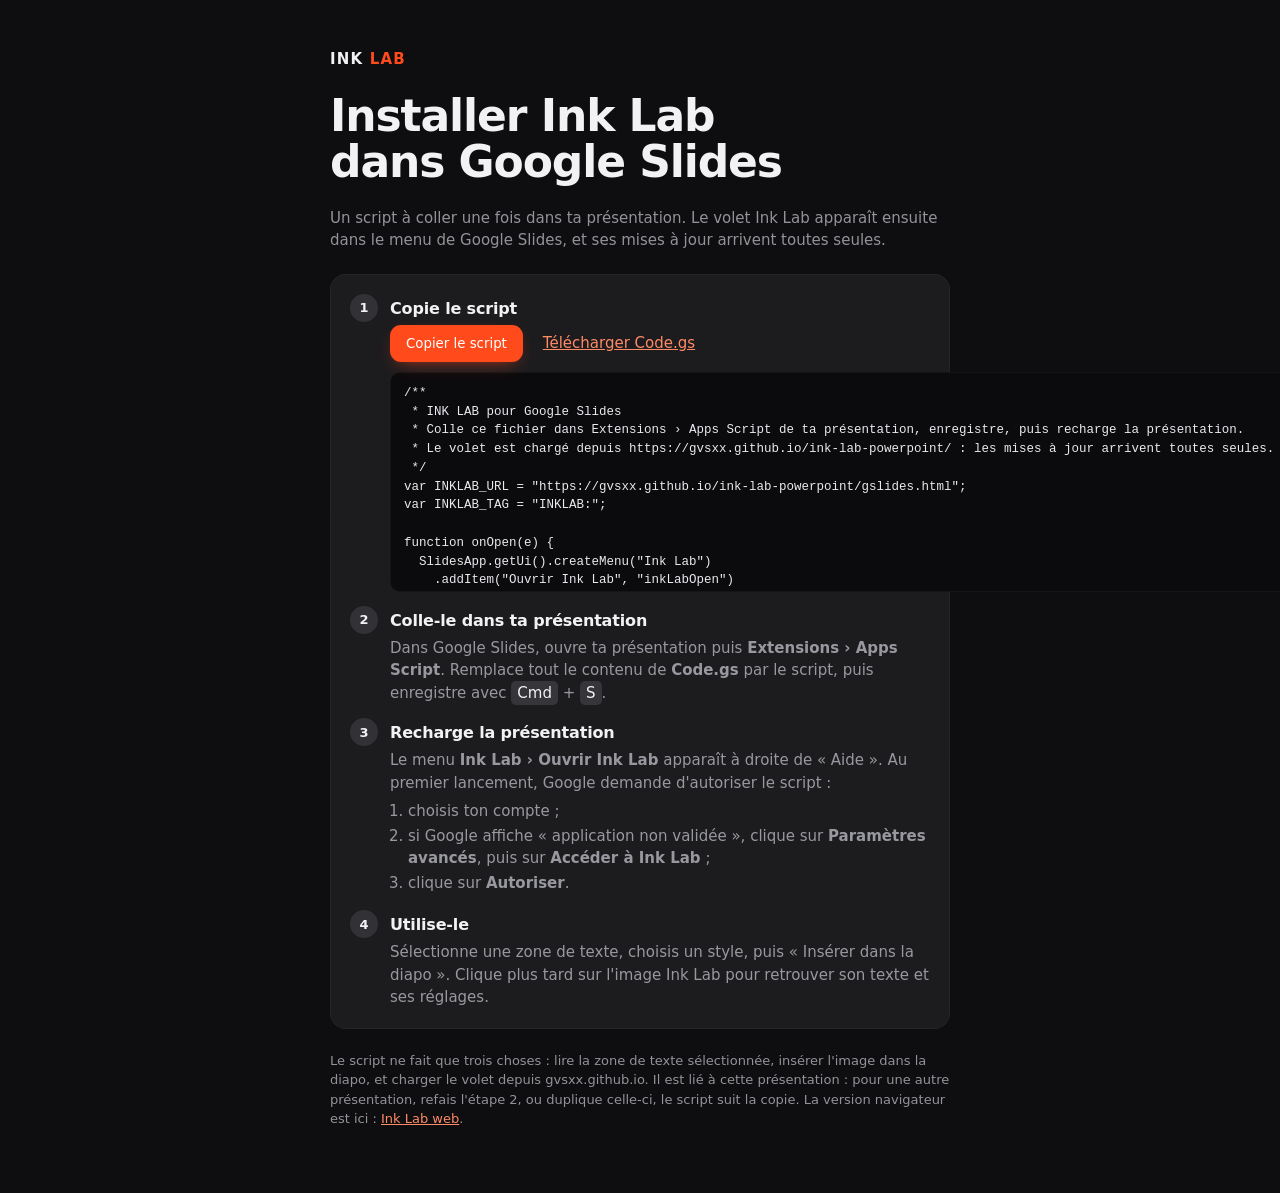
<file: install-gslides.html>
<!DOCTYPE html>
<html lang="fr">
<head>
<meta charset="utf-8" />
<meta name="viewport" content="width=device-width, initial-scale=1, viewport-fit=cover" />
<title>Ink Lab pour Google Slides</title>
<link rel="icon" href="icon.png" />
<style>
  :root { --bg: #0e0e10; --card: #1c1c1f; --fg: #f2f2f4; --mute: rgba(235,235,245,.6); --acc: #ff4a1c; --line: rgba(255,255,255,.08); color-scheme: dark; }
  * { box-sizing: border-box; }
  body { margin: 0; background: var(--bg); color: var(--fg); font: 15px/1.5 -apple-system, BlinkMacSystemFont, system-ui, "Segoe UI", sans-serif;
    padding-block: 48px 64px; padding-left: max(20px, env(safe-area-inset-left)); padding-right: max(20px, env(safe-area-inset-right)); }
  main { max-width: 620px; margin: 0 auto; display: flex; flex-direction: column; gap: 22px; }
  .logo { font-weight: 800; letter-spacing: .08em; font-size: 15px; } .logo b { color: var(--acc); }
  h1 { font-size: clamp(30px, 6vw, 44px); line-height: 1.05; letter-spacing: -.025em; margin: 0; text-wrap: balance; }
  p { margin: 0; color: var(--mute); }
  .card { background: var(--card); border-radius: 16px; padding: 20px; box-shadow: 0 0 0 .5px var(--line) inset; display: flex; flex-direction: column; gap: 14px; }
  .step { display: grid; grid-template-columns: 28px 1fr; gap: 12px; align-items: start; }
  .n { width: 28px; height: 28px; border-radius: 50%; background: rgba(118,118,128,.24); display: grid; place-items: center; font-weight: 700; font-size: 13px; font-variant-numeric: tabular-nums; }
  .step h2 { font-size: 16px; margin: 3px 0 4px; letter-spacing: -.01em; }
  pre { margin: 0; padding: 12px 14px; border-radius: 10px; background: #0b0b0d; box-shadow: 0 0 0 .5px var(--line) inset; color: #e9e9ee;
    font: 12.5px/1.5 ui-monospace, "SF Mono", Menlo, monospace; white-space: pre-wrap; word-break: break-all; }
  button { appearance: none; border: 0; border-radius: 11px; padding: 11px 16px; font: 600 15px/1 inherit; font-family: inherit; color: #fff; background: var(--acc);
    cursor: pointer; transition: transform 100ms ease-out, opacity 150ms ease; box-shadow: 0 6px 18px -8px rgba(255,74,28,.75); }
  button:active { transform: scale(.97); }
  button.done { background: #30d158; box-shadow: none; }
  .row { display: flex; gap: 10px; align-items: center; flex-wrap: wrap; }
  kbd { font: 600 12px/1 inherit; font-family: inherit; padding: 3px 6px; border-radius: 5px; background: rgba(118,118,128,.28); color: var(--fg); }
  small { color: var(--mute); font-size: 13px; }
  a { color: #ff8a66; }
  @media (prefers-reduced-motion: reduce) { button { transition: none; } }
  pre.code { max-height: 220px; overflow: auto; white-space: pre; word-break: normal; }
  ol.sub { margin: 6px 0 0; padding-left: 18px; color: var(--mute); } ol.sub li { margin: 2px 0; }
</style>
</head>
<body>
<main>
  <div class="logo">INK <b>LAB</b></div>
  <h1>Installer Ink Lab dans Google Slides</h1>
  <p>Un script à coller une fois dans ta présentation. Le volet Ink Lab apparaît ensuite dans le menu de Google Slides, et ses mises à jour arrivent toutes seules.</p>

  <div class="card">
    <div class="step"><div class="n">1</div><div>
      <h2>Copie le script</h2>
      <div class="row" style="margin-bottom:10px"><button id="copy">Copier le script</button><small id="hint"></small><a href="Code.gs" download>Télécharger Code.gs</a></div>
      <pre class="code" id="cmd">/**
 * INK LAB pour Google Slides
 * Colle ce fichier dans Extensions › Apps Script de ta présentation, enregistre, puis recharge la présentation.
 * Le volet est chargé depuis https://gvsxx.github.io/ink-lab-powerpoint/ : les mises à jour arrivent toutes seules.
 */
var INKLAB_URL = &quot;https://gvsxx.github.io/ink-lab-powerpoint/gslides.html&quot;;
var INKLAB_TAG = &quot;INKLAB:&quot;;

function onOpen(e) {
  SlidesApp.getUi().createMenu(&quot;Ink Lab&quot;)
    .addItem(&quot;Ouvrir Ink Lab&quot;, &quot;inkLabOpen&quot;)
    .addToUi();
}
function onInstall(e) { onOpen(e); }

function inkLabOpen() {
  var html = UrlFetchApp.fetch(INKLAB_URL + &quot;?t=&quot; + Date.now(), { muteHttpExceptions: true }).getContentText();
  var out = HtmlService.createHtmlOutput(html).setTitle(&quot;Ink Lab&quot;).setSandboxMode(HtmlService.SandboxMode.IFRAME);
  SlidesApp.getUi().showSidebar(out);
}

/* ---------- Lecture de la sélection ---------- */
function inkLabSelection() {
  var sel = SlidesApp.getActivePresentation().getSelection();
  var type = sel.getSelectionType();
  var els = null;
  if (type == SlidesApp.SelectionType.PAGE_ELEMENT) els = sel.getPageElementRange().getPageElements();
  else if (type == SlidesApp.SelectionType.TEXT || type == SlidesApp.SelectionType.TABLE_CELL) {
    try { els = sel.getPageElementRange() ? sel.getPageElementRange().getPageElements() : null; } catch (e) { els = null; }
  }
  if (!els || !els.length) return { kind: &quot;none&quot; };
  var el = els[0];
  var box = { left: el.getLeft(), top: el.getTop(), width: el.getWidth(), height: el.getHeight() };
  var id = el.getObjectId();
  var t = el.getPageElementType();
  if (t == SlidesApp.PageElementType.IMAGE) {
    var desc = el.asImage().getDescription() || &quot;&quot;;
    if (desc.indexOf(INKLAB_TAG) === 0) {
      var key = desc.slice(INKLAB_TAG.length);
      var raw = PropertiesService.getDocumentProperties().getProperty(&quot;inklab:&quot; + key);
      return { kind: &quot;ink&quot;, shapeId: id, key: key, box: box, data: raw ? JSON.parse(raw) : null };
    }
    return { kind: &quot;other&quot;, shapeId: id, box: box };
  }
  if (t != SlidesApp.PageElementType.SHAPE) return { kind: &quot;other&quot;, shapeId: id, box: box };
  var tr = el.asShape().getText();
  var text = tr.asString().replace(/\n$/, &quot;&quot;);
  if (!text.trim()) return { kind: &quot;other&quot;, shapeId: id, box: box };
  var st = tr.getTextStyle();
  var color = null;
  try { var fc = st.getForegroundColor(); if (fc &amp;&amp; fc.getColorType() == SlidesApp.ColorType.RGB) color = fc.asRgbColor().asHexString(); } catch (e) { color = null; }
  var align = null;
  try {
    var a = tr.getParagraphStyle().getParagraphAlignment();
    align = a == SlidesApp.ParagraphAlignment.CENTER ? &quot;center&quot; : a == SlidesApp.ParagraphAlignment.END ? &quot;right&quot; : &quot;left&quot;;
  } catch (e) { align = null; }
  return {
    kind: &quot;text&quot;, shapeId: id, box: box, name: el.getTitle() || &quot;&quot;,
    text: text.replace(/\u000b/g, &quot;\n&quot;),
    font: { name: st.getFontFamily(), size: st.getFontSize(), bold: !!st.isBold(), italic: !!st.isItalic(), color: color, caps: false },
    align: align
  };
}

/* ---------- Insertion de l&#x27;image ---------- */
function inkLabInsert(b64, rect, key, dataJson, deleteId) {
  var pres = SlidesApp.getActivePresentation();
  var page = pres.getSelection().getCurrentPage();
  if (!page) throw new Error(&quot;Ouvre une diapo avant d&#x27;insérer l&#x27;image.&quot;);
  var blob = Utilities.newBlob(Utilities.base64Decode(b64), &quot;image/png&quot;, &quot;inklab.png&quot;);
  var img = page.insertImage(blob, rect.left, rect.top, rect.width, rect.height);
  img.setTitle(&quot;Ink Lab&quot;);
  img.setDescription(INKLAB_TAG + key);
  if (deleteId) { try { var old = page.getPageElementById(deleteId); if (old) old.remove(); } catch (e) { /* déjà supprimée */ } }
  try { PropertiesService.getDocumentProperties().setProperty(&quot;inklab:&quot; + key, dataJson); } catch (e) { /* réglages trop lourds : l&#x27;image reste */ }
  img.select();
  return { shapeId: img.getObjectId() };
}
</pre>
    </div></div>
    <div class="step"><div class="n">2</div><div>
      <h2>Colle-le dans ta présentation</h2>
      <p>Dans Google Slides, ouvre ta présentation puis <b>Extensions › Apps Script</b>. Remplace tout le contenu de <b>Code.gs</b> par le script, puis enregistre avec <kbd>Cmd</kbd> + <kbd>S</kbd>.</p>
    </div></div>
    <div class="step"><div class="n">3</div><div>
      <h2>Recharge la présentation</h2>
      <p>Le menu <b>Ink Lab › Ouvrir Ink Lab</b> apparaît à droite de « Aide ». Au premier lancement, Google demande d'autoriser le script :</p>
      <ol class="sub">
        <li>choisis ton compte ;</li>
        <li>si Google affiche « application non validée », clique sur <b>Paramètres avancés</b>, puis sur <b>Accéder à Ink Lab</b> ;</li>
        <li>clique sur <b>Autoriser</b>.</li>
      </ol>
    </div></div>
    <div class="step"><div class="n">4</div><div>
      <h2>Utilise-le</h2>
      <p>Sélectionne une zone de texte, choisis un style, puis « Insérer dans la diapo ». Clique plus tard sur l'image Ink Lab pour retrouver son texte et ses réglages.</p>
    </div></div>
  </div>

  <small>Le script ne fait que trois choses : lire la zone de texte sélectionnée, insérer l'image dans la diapo, et charger le volet depuis gvsxx.github.io. Il est lié à cette présentation : pour une autre présentation, refais l'étape 2, ou duplique celle-ci, le script suit la copie. La version navigateur est ici : <a href="app.html">Ink Lab web</a>.</small>
</main>
<script>
  const btn = document.getElementById("copy"), hint = document.getElementById("hint"), cmd = document.getElementById("cmd");
  btn.addEventListener("click", async () => {
    try { await navigator.clipboard.writeText(cmd.textContent); btn.textContent = "Copié"; btn.classList.add("done"); hint.textContent = "Colle-le dans Apps Script."; }
    catch (e) { const r = document.createRange(); r.selectNodeContents(cmd); const s = getSelection(); s.removeAllRanges(); s.addRange(r); hint.textContent = "Sélectionné : fais Cmd + C."; }
    setTimeout(() => { btn.textContent = "Copier le script"; btn.classList.remove("done"); }, 2500);
  });
</script>
</body>
</html>
</file>
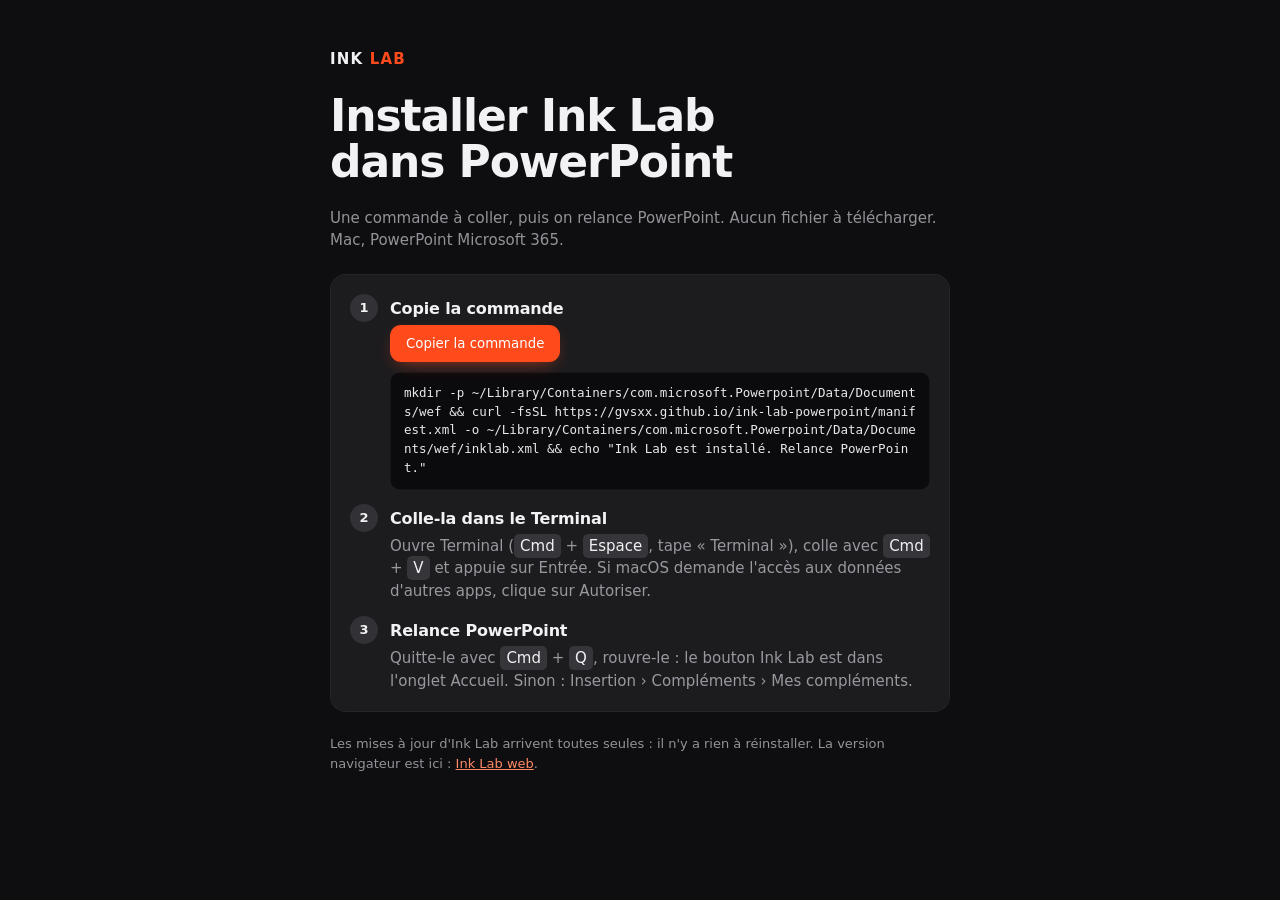
<file: install.html>
<!DOCTYPE html>
<html lang="fr">
<head>
<meta charset="utf-8" />
<meta name="viewport" content="width=device-width, initial-scale=1, viewport-fit=cover" />
<title>Installer Ink Lab</title>
<link rel="icon" href="icon.png" />
<style>
  :root { --bg: #0e0e10; --card: #1c1c1f; --fg: #f2f2f4; --mute: rgba(235,235,245,.6); --acc: #ff4a1c; --line: rgba(255,255,255,.08); color-scheme: dark; }
  * { box-sizing: border-box; }
  body { margin: 0; background: var(--bg); color: var(--fg); font: 15px/1.5 -apple-system, BlinkMacSystemFont, system-ui, "Segoe UI", sans-serif;
    padding-block: 48px 64px; padding-left: max(20px, env(safe-area-inset-left)); padding-right: max(20px, env(safe-area-inset-right)); }
  main { max-width: 620px; margin: 0 auto; display: flex; flex-direction: column; gap: 22px; }
  .logo { font-weight: 800; letter-spacing: .08em; font-size: 15px; } .logo b { color: var(--acc); }
  h1 { font-size: clamp(30px, 6vw, 44px); line-height: 1.05; letter-spacing: -.025em; margin: 0; text-wrap: balance; }
  p { margin: 0; color: var(--mute); }
  .card { background: var(--card); border-radius: 16px; padding: 20px; box-shadow: 0 0 0 .5px var(--line) inset; display: flex; flex-direction: column; gap: 14px; }
  .step { display: grid; grid-template-columns: 28px 1fr; gap: 12px; align-items: start; }
  .n { width: 28px; height: 28px; border-radius: 50%; background: rgba(118,118,128,.24); display: grid; place-items: center; font-weight: 700; font-size: 13px; font-variant-numeric: tabular-nums; }
  .step h2 { font-size: 16px; margin: 3px 0 4px; letter-spacing: -.01em; }
  pre { margin: 0; padding: 12px 14px; border-radius: 10px; background: #0b0b0d; box-shadow: 0 0 0 .5px var(--line) inset; color: #e9e9ee;
    font: 12.5px/1.5 ui-monospace, "SF Mono", Menlo, monospace; white-space: pre-wrap; word-break: break-all; }
  button { appearance: none; border: 0; border-radius: 11px; padding: 11px 16px; font: 600 15px/1 inherit; font-family: inherit; color: #fff; background: var(--acc);
    cursor: pointer; transition: transform 100ms ease-out, opacity 150ms ease; box-shadow: 0 6px 18px -8px rgba(255,74,28,.75); }
  button:active { transform: scale(.97); }
  button.done { background: #30d158; box-shadow: none; }
  .row { display: flex; gap: 10px; align-items: center; flex-wrap: wrap; }
  kbd { font: 600 12px/1 inherit; font-family: inherit; padding: 3px 6px; border-radius: 5px; background: rgba(118,118,128,.28); color: var(--fg); }
  small { color: var(--mute); font-size: 13px; }
  a { color: #ff8a66; }
  @media (prefers-reduced-motion: reduce) { button { transition: none; } }
</style>
</head>
<body>
<main>
  <div class="logo">INK <b>LAB</b></div>
  <h1>Installer Ink Lab dans PowerPoint</h1>
  <p>Une commande à coller, puis on relance PowerPoint. Aucun fichier à télécharger. Mac, PowerPoint Microsoft 365.</p>

  <div class="card">
    <div class="step"><div class="n">1</div><div>
      <h2>Copie la commande</h2>
      <div class="row" style="margin-bottom:10px"><button id="copy">Copier la commande</button><small id="hint"></small></div>
      <pre id="cmd">mkdir -p ~/Library/Containers/com.microsoft.Powerpoint/Data/Documents/wef && curl -fsSL https://gvsxx.github.io/ink-lab-powerpoint/manifest.xml -o ~/Library/Containers/com.microsoft.Powerpoint/Data/Documents/wef/inklab.xml && echo "Ink Lab est installé. Relance PowerPoint."</pre>
    </div></div>
    <div class="step"><div class="n">2</div><div>
      <h2>Colle-la dans le Terminal</h2>
      <p>Ouvre Terminal (<kbd>Cmd</kbd> + <kbd>Espace</kbd>, tape « Terminal »), colle avec <kbd>Cmd</kbd> + <kbd>V</kbd> et appuie sur Entrée. Si macOS demande l'accès aux données d'autres apps, clique sur Autoriser.</p>
    </div></div>
    <div class="step"><div class="n">3</div><div>
      <h2>Relance PowerPoint</h2>
      <p>Quitte-le avec <kbd>Cmd</kbd> + <kbd>Q</kbd>, rouvre-le : le bouton Ink Lab est dans l'onglet Accueil. Sinon : Insertion › Compléments › Mes compléments.</p>
    </div></div>
  </div>

  <small>Les mises à jour d'Ink Lab arrivent toutes seules : il n'y a rien à réinstaller. La version navigateur est ici : <a href="app.html">Ink Lab web</a>.</small>
</main>
<script>
  const btn = document.getElementById("copy"), hint = document.getElementById("hint"), cmd = document.getElementById("cmd");
  btn.addEventListener("click", async () => {
    try { await navigator.clipboard.writeText(cmd.textContent); btn.textContent = "Copiée"; btn.classList.add("done"); hint.textContent = "Colle-la dans le Terminal."; }
    catch (e) { const r = document.createRange(); r.selectNodeContents(cmd); const s = getSelection(); s.removeAllRanges(); s.addRange(r); hint.textContent = "Sélectionnée : fais Cmd + C."; }
    setTimeout(() => { btn.textContent = "Copier la commande"; btn.classList.remove("done"); }, 2500);
  });
</script>
</body>
</html>
</file>
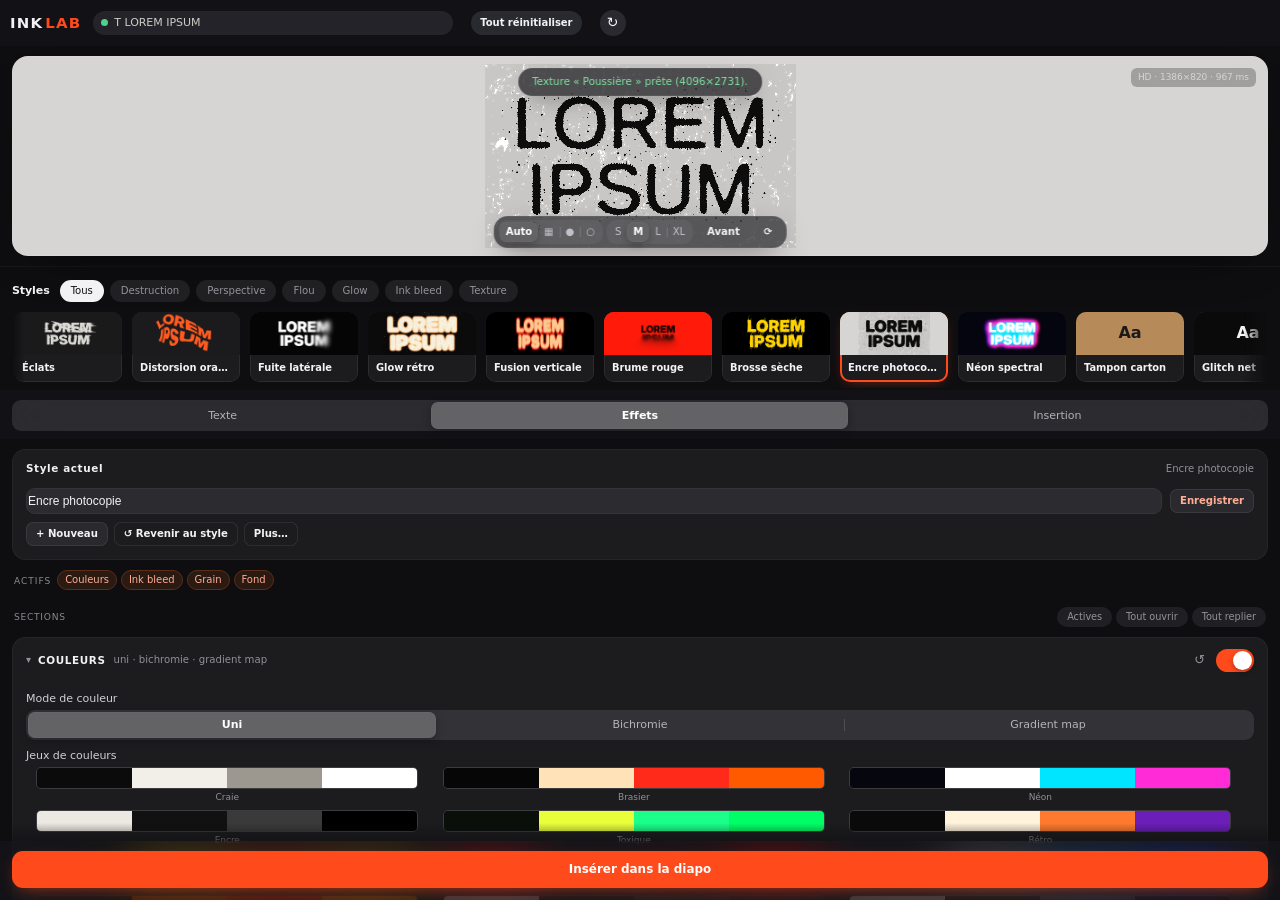
<file: taskpane.html>
<!DOCTYPE html>
<html lang="fr">
<head>
<meta charset="utf-8" />
<meta name="viewport" content="width=device-width, initial-scale=1" />
<title>Ink Lab</title>
<script src="https://appsforoffice.microsoft.com/lib/1/hosted/office.js"></script>
<link rel="preconnect" href="https://fonts.googleapis.com" />
<link rel="preconnect" href="https://fonts.gstatic.com" crossorigin />
<link rel="stylesheet" href="app.css" />
</head>
<body class="ppt">
<div id="app">

  <!-- En-tête -->
  <div id="top">
    <div class="brand"><span class="logo">INK<span class="logoAcc">LAB</span></span><span class="ver">2.0</span></div>
    <div class="srcChip" id="srcChip" title="Calque source">
      <span class="srcDot" id="srcDot"></span><span class="srcName" id="srcName">Aucun texte</span>
    </div>
    <div class="hdrBtn" id="btnZero" title="Tout remettre à zéro : toutes les sections coupées, texte dans sa couleur d'origine, sans fond">Tout réinitialiser</div>
    <div class="iconBtn" id="btnRefresh" title="Relire la zone de texte sélectionnée">↻</div>
  </div>

  <!-- Bandeau objet dynamique -->
  <div id="ctxBanner">
    <div class="bnTxt" id="bnTxt"></div>
    <div class="btnRow" id="bnBtns"></div>
  </div>

  <!-- Aperçu -->
  <div id="pvWrap">
    <div id="pvBox">
      <canvas id="pvImg"></canvas>
      <div id="pvEmpty">
        <div class="emptyBig">T</div>
        <div id="pvEmptyMsg">Tape un texte pour commencer</div>
      </div>
      <div id="pvBadge">ORIGINAL</div>
      <div id="pvHint">Glisse les repères pour placer le flou</div>
      <div id="pvMs"></div>
    </div>
    <div class="pvBar">
      <div class="seg mini" id="pvBgSeg">
        <div class="segBtn" id="pvbg-auto" title="Fond du template">Auto</div>
        <div class="segBtn" id="pvbg-checker" title="Transparence">▦</div>
        <div class="segBtn" id="pvbg-dark" title="Fond noir">●</div>
        <div class="segBtn" id="pvbg-light" title="Fond blanc">○</div>
      </div>
      <div class="seg mini" id="pvSizeSeg">
        <div class="segBtn" id="pvs-S">S</div>
        <div class="segBtn" id="pvs-M">M</div>
        <div class="segBtn" id="pvs-L">L</div>
        <div class="segBtn" id="pvs-XL">XL</div>
      </div>
      <div class="btn mini ghost" id="btnCompare" title="Voir le texte sans effet">Avant</div>
      <div class="btn mini ghost" id="btnSeed" title="Nouveau tirage aléatoire (éclats, encre, grain…)">⟳ Varier</div>
    </div>
    <div class="chipsRow"><span class="chipsLbl">Actifs</span><div id="fxChips"></div></div>
  </div>

  <!-- Zone défilante -->
  <div id="scroll">

    <div id="textSlot"></div>

    <div class="sec" id="sec-templates">
      <div class="secHead" id="head-templates">
        <span class="chev" id="chev-templates">▾</span><span class="secNum">01</span>
        <span class="secTitle">TEMPLATES</span><span class="secSub" id="tplCount"></span>
      </div>
      <div class="secBody">
        <div class="filterRow" id="tplFilter"></div>
        <div id="tplGrid"></div>
        <div class="tplEdit">
          <div class="rowTop">
            <span class="lbl">Nom du template</span>
            <span class="badge" id="dirtyBadge">modifié</span>
          </div>
          <input id="tplName" class="txt" type="text" placeholder="Nom du template" />
          <div class="btnRow">
            <div class="btn mini accent" id="tplSave" title="Écrase le template sélectionné avec les réglages actuels (et le nom)">Enregistrer</div>
            <div class="btn mini" id="tplNew" title="Crée un nouveau template avec les réglages actuels">+ Nouveau</div>
            <div class="btn mini" id="tplDup" title="Duplique le template sélectionné">Dupliquer</div>
            <div class="btn mini danger" id="tplDel">Supprimer</div>
          </div>
          <div class="btnRow">
            <div class="btn mini ghost" id="tplRevert" title="Annule les modifications non enregistrées">Annuler modifs</div>
            <div class="btn mini ghost" id="tplImport">Importer…</div>
            <div class="btn mini ghost" id="tplExport">Exporter…</div>
            <div class="btn mini ghost" id="tplRestore" title="Restaure les templates d'origine (garde les tiens)">Originaux</div>
          </div>
        </div>
      </div>
    </div>

    <div class="foldBar">
      <span class="foldLbl">Sections</span>
      <div class="fBtn" id="fold-active" title="N'ouvre que les sections activées">Actives</div>
      <div class="fBtn" id="fold-none">Tout ouvrir</div>
      <div class="fBtn" id="fold-all">Tout replier</div>
    </div>
    <div id="sections"></div>
    <div class="endSpace"></div>
  </div>

  <!-- Pied -->
  <div id="bottom">
    <div id="status">Prêt.</div>
    <div class="btnRow">
      <div class="btn ghost" id="btnResetAll" title="Annule tes réglages et revient aux valeurs du template sélectionné">↺ Template</div>
      <div class="btn primary" id="btnApply">Insérer dans la diapo</div>
    </div>
  </div>

</div>
<script src="core.js"></script>
<script src="host-ppt.js"></script>
<script src="app.js"></script>
<script src="fluid.js"></script>
</body>
</html>
</file>
<file: app.css>
:root {
  --bg: #121214;
  --panel: #1a1a1d;
  --panel2: #222226;
  --line: #2d2d32;
  --line2: #3a3a40;
  --text: #ebe8e2;
  --mute: #8c8a86;
  --acc: #ff4a1c;
  --acc2: #ffad94;
  --ok: #4fd18b;
  --err: #ff5d5d;
}

html, body {
  margin: 0; padding: 0; height: 100%;
  background-color: var(--bg); color: var(--text);
  font-family: -apple-system, "Segoe UI", "Helvetica Neue", Arial, sans-serif;
  font-size: 12px;
}
#app { display: flex; flex-direction: column; height: 100%; }

/* ---------- En-tête ---------- */
#top {
  display: flex; align-items: center;
  padding: 10px 12px 9px;
  border-bottom: 1px solid var(--line);
}
.brand { display: flex; align-items: baseline; margin-right: 10px; }
.logo { font-size: 16px; font-weight: 900; letter-spacing: 2px; color: var(--text); }
.logoAcc { color: var(--acc); margin-left: 2px; }
.ver { font-size: 9px; color: var(--mute); margin-left: 5px; }
.srcChip {
  flex: 1; display: flex; align-items: center; min-width: 0;
  padding: 4px 8px; border-radius: 12px;
  background-color: var(--panel2); border: 1px solid var(--line);
}
.srcDot { width: 7px; height: 7px; border-radius: 4px; background-color: #555; margin-right: 6px; flex-shrink: 0; }
.srcDot.on { background-color: var(--ok); }
.srcDot.warn { background-color: #e7b23a; }
.srcName { font-size: 11px; color: #cfccc6; overflow: hidden; white-space: nowrap; text-overflow: ellipsis; }
.iconBtn {
  width: 26px; height: 26px; margin-left: 8px; border-radius: 13px;
  display: flex; align-items: center; justify-content: center;
  background-color: var(--panel2); border: 1px solid var(--line); color: var(--text);
  font-size: 14px; cursor: pointer;
}
.iconBtn:hover { border-color: var(--acc); color: var(--acc); }

/* ---------- Aperçu ---------- */
#pvWrap { padding: 10px 10px 6px; border-bottom: 1px solid var(--line); }
#pvBox {
  position: relative; height: 230px; border-radius: 10px; overflow: hidden;
  background-color: #0b0b0c; border: 1px solid var(--line);
  display: flex; align-items: center; justify-content: center;
}
#pvImg { display: none; pointer-events: none; }
#pvEmpty { position: absolute; left: 0; right: 0; top: 0; bottom: 0; display: flex; flex-direction: column; align-items: center; justify-content: center; }
.emptyBig { font-size: 54px; font-weight: 900; color: #2a2a2e; }
#pvEmptyMsg { color: var(--mute); font-size: 11px; text-align: center; padding: 0 20px; }
#pvBadge {
  position: absolute; left: 8px; top: 8px; display: none;
  padding: 2px 7px; border-radius: 4px; font-size: 9px; font-weight: 700; letter-spacing: 1px;
  background-color: var(--acc); color: #fff;
}
#pvMs { position: absolute; right: 8px; bottom: 6px; font-size: 9px; color: rgba(255,255,255,0.45); }
.pvBar { display: flex; align-items: center; margin-top: 7px; }
.pvBar .seg { margin-right: 6px; }
.pvBar .btn { margin-right: 6px; }

/* ---------- Zone défilante ---------- */
#scroll { flex: 1; overflow-y: scroll; padding-top: 2px; }
.endSpace { height: 20px; }

.sec { margin: 8px 10px; background-color: var(--panel); border: 1px solid var(--line); border-radius: 10px; }
.secHead { display: flex; align-items: center; padding: 10px 10px; cursor: pointer; }
.secHead:hover .secTitle { color: #fff; }
.chev { width: 12px; color: var(--mute); font-size: 10px; }
.secNum { font-size: 9px; font-weight: 700; color: var(--acc); margin-right: 7px; letter-spacing: 1px; }
.secTitle { font-weight: 800; letter-spacing: 1px; font-size: 11px; color: var(--text); }
.secSub { flex: 1; color: var(--mute); margin-left: 8px; font-size: 10px; overflow: hidden; white-space: nowrap; text-overflow: ellipsis; }
.secReset { color: var(--mute); font-size: 13px; padding: 0 3px; }
.secReset:hover { color: var(--acc); }
.secBody { padding: 0 12px 12px; }
.sec.closed .secBody { display: none; }

/* ---------- Lignes de paramètres ---------- */
.row { padding-top: 7px; }
.rowTop { display: flex; align-items: center; justify-content: space-between; }
.lbl { color: #cfccc6; font-size: 11px; }
.lbl:hover { color: #fff; }
.val {
  width: 52px; height: 20px; font-size: 11px; text-align: right;
  color: var(--acc2); background-color: transparent; border: 1px solid transparent; border-radius: 4px;
}
.val:focus { border-color: var(--line2); background-color: #0f0f11; }
sp-slider { display: block; width: 100%; margin-top: -2px; }
.hint { color: var(--mute); font-size: 10px; margin-top: 2px; }

.quick { display: flex; flex-wrap: wrap; margin-top: 2px; }
.qBtn {
  padding: 2px 6px; margin: 0 4px 4px 0; border-radius: 4px; font-size: 10px;
  color: var(--mute); background-color: var(--panel2); border: 1px solid var(--line); cursor: pointer;
}
.qBtn:hover { color: var(--text); border-color: var(--line2); }
.qBtn.on { color: #fff; border-color: var(--acc); }

/* ---------- Segments ---------- */
.seg { display: flex; border: 1px solid var(--line); border-radius: 6px; overflow: hidden; margin-top: 4px; }
.seg.mini { margin-top: 0; }
.segBtn {
  flex: 1; text-align: center; padding: 5px 6px; font-size: 11px;
  color: var(--mute); background-color: var(--panel2); cursor: pointer;
  border-right: 1px solid var(--line);
}
.segBtn:last-child { border-right: none; }
.seg.mini .segBtn { padding: 4px 7px; font-size: 10px; }
.segBtn:hover { color: var(--text); }
.segBtn.on { background-color: var(--acc); color: #fff; }

/* ---------- Boutons ---------- */
.btnRow { display: flex; flex-wrap: wrap; align-items: center; margin-top: 7px; }
.btn {
  padding: 7px 12px; border-radius: 6px; cursor: pointer; text-align: center;
  background-color: var(--panel2); color: var(--text); border: 1px solid var(--line2);
  font-size: 11px; font-weight: 600;
}
.btn:hover { border-color: #5a5a62; }
.btn.mini { padding: 4px 8px; font-size: 10px; margin: 0 5px 5px 0; }
.btn.ghost { background-color: transparent; }
.btn.accent { border-color: var(--acc); color: var(--acc2); }
.btn.danger { color: #ff8b8b; }
.btn.danger.armed { background-color: var(--err); color: #fff; border-color: var(--err); }
.btn.primary { background-color: var(--acc); border-color: var(--acc); color: #fff; font-weight: 800; letter-spacing: 0.5px; }
.btn.primary:hover { background-color: #ff6338; }
.btn.disabled { opacity: 0.45; }

/* ---------- Templates ---------- */
.filterRow { display: flex; flex-wrap: wrap; margin-bottom: 6px; }
.fBtn {
  padding: 3px 8px; margin: 0 4px 4px 0; border-radius: 10px; font-size: 10px; cursor: pointer;
  color: var(--mute); border: 1px solid var(--line);
}
.fBtn:hover { color: var(--text); }
.fBtn.on { color: #fff; background-color: var(--acc); border-color: var(--acc); }
#tplGrid { display: flex; flex-wrap: wrap; margin: 0 -3px; }
.tpl {
  width: 46%; margin: 3px 1.5%; border-radius: 8px; overflow: hidden; cursor: pointer;
  border: 1px solid var(--line); background-color: var(--panel2);
}
.tpl:hover { border-color: #55555c; }
.tpl.on { border-color: var(--acc); }
.tplThumb { position: relative; height: 62px; overflow: hidden; }
.tplFallback { height: 62px; display: flex; align-items: center; justify-content: center; font-size: 24px; font-weight: 900; }
.tplImg { position: absolute; left: 0; top: 0; width: 100%; height: 62px; display: none; }
.tplMeta { display: flex; align-items: center; padding: 5px 7px; }
.tplName { flex: 1; font-size: 11px; font-weight: 700; color: var(--text); overflow: hidden; white-space: nowrap; text-overflow: ellipsis; }
.tplTag { font-size: 9px; color: var(--mute); margin-left: 4px; }
.tpl.on .tplTag { color: var(--acc2); }
.tplEdit { margin-top: 10px; padding-top: 8px; border-top: 1px solid var(--line); }
.txt {
  width: 100%; height: 26px; margin-top: 4px; font-size: 12px;
  color: var(--text); background-color: #0f0f11; border: 1px solid var(--line2); border-radius: 5px;
}
.badge { font-size: 9px; padding: 1px 6px; border-radius: 8px; background-color: #3b2a14; color: #ffc46b; display: none; }
.badge.on { display: block; }

/* ---------- Couleurs ---------- */
.palWrap { display: flex; flex-wrap: wrap; margin: 4px -2px 4px; }
.palItem { width: 31%; margin: 0 1% 6px; cursor: pointer; }
.pal { display: flex; height: 22px; border-radius: 5px; overflow: hidden; border: 1px solid var(--line2); }
.palItem:hover .pal { border-color: var(--acc); }
.palSw { flex: 1; }
.palName { font-size: 9px; color: var(--mute); margin-top: 2px; text-align: center; }
.swWrap { display: flex; flex-wrap: wrap; margin: 4px -2px 0; }
.sw {
  width: 41%; margin: 0 1.5% 6px; display: flex; align-items: center;
  background-color: var(--panel2); border: 1px solid var(--line); border-radius: 7px; padding: 5px;
}
.swColor { width: 28px; height: 28px; border-radius: 6px; border: 1px solid rgba(255,255,255,0.18); cursor: pointer; flex-shrink: 0; }
.swColor:hover { border-color: #fff; }
.swMeta { margin-left: 7px; flex: 1; min-width: 0; }
.swLbl { font-size: 9px; color: var(--mute); }
.hex {
  width: 72px; height: 20px; font-size: 11px; color: var(--text);
  background-color: transparent; border: 1px solid transparent; border-radius: 4px;
}
.hex:focus { border-color: var(--line2); background-color: #0f0f11; }

/* ---------- Sortie ---------- */
.ckRow { display: flex; align-items: center; margin-top: 6px; }
.ckRow sp-checkbox { font-size: 11px; }
.note { color: var(--mute); font-size: 10px; margin-top: 6px; line-height: 14px; }

/* ---------- Pied ---------- */
#bottom { border-top: 1px solid var(--line); padding: 8px 10px 10px; background-color: var(--bg); }
#bottom .btnRow { margin-top: 6px; flex-wrap: nowrap; }
#bottom .btn { flex: 1; }
#bottom .btn.ghost { flex: 0 0 auto; margin-right: 8px; }
#status { font-size: 10px; color: var(--mute); min-height: 13px; overflow: hidden; white-space: nowrap; text-overflow: ellipsis; }
#status.ok { color: var(--ok); }
#status.err { color: var(--err); }
#status.busy { color: #ffc46b; }

/* ===================== v2 ===================== */
/* Bandeau objet dynamique */
#ctxBanner { display: none; margin: 8px 10px 0; padding: 8px 10px; border-radius: 8px; background-color: #2a1a12; border: 1px solid #5a2e18; }
#ctxBanner.on { display: block; }
#ctxBanner.edit { background-color: #12241b; border-color: #23573b; }
.bnTxt { font-size: 11px; color: #f2d8c8; line-height: 15px; }
#ctxBanner.edit .bnTxt { color: #c9f0da; }
#ctxBanner .btnRow { margin-top: 6px; }

/* Aperçu */
#pvHint { position: absolute; left: 8px; bottom: 6px; font-size: 9px; color: rgba(255,255,255,0.55); display: none; }
#pvBox.drag { cursor: ew-resize; }

/* Grille de styles (perspective) */
.styleGrid { display: flex; flex-wrap: wrap; margin: 4px -2px 2px; }
.stBtn {
  width: 29%; margin: 0 1.5% 5px; padding: 5px 0; text-align: center; font-size: 10px; border-radius: 5px; cursor: pointer;
  color: var(--mute); background-color: var(--panel2); border: 1px solid var(--line);
}
.stBtn:hover { color: var(--text); border-color: var(--line2); }
.stBtn.on { color: #fff; background-color: var(--acc); border-color: var(--acc); }

/* Textures */
.texTarget { margin-top: 2px; }
.texCats { display: flex; flex-wrap: wrap; margin: 8px 0 4px; }
.texGrid { display: flex; flex-wrap: wrap; margin: 0 -2px; max-height: 260px; overflow-y: scroll; }
.texItem { width: 29%; margin: 0 1.5% 6px; cursor: pointer; border-radius: 6px; overflow: hidden; border: 1px solid var(--line); background-color: var(--panel2); }
.texItem:hover { border-color: #55555c; }
.texItem.on { border-color: var(--acc); }
.texImg { width: 100%; height: 52px; display: block; }
.texNone { height: 52px; display: flex; align-items: center; justify-content: center; color: var(--mute); font-size: 18px; }
.texName { font-size: 9px; color: #cfccc6; padding: 3px 4px; overflow: hidden; white-space: nowrap; text-overflow: ellipsis; }
.texItem.on .texName { color: var(--acc2); }
.texInfo { font-size: 10px; color: var(--mute); margin-top: 4px; }
#texParams .row:first-child { padding-top: 4px; }

/* ===================== v2.1 : interrupteurs, groupes, résumé ===================== */
.tg { width: 30px; height: 17px; border-radius: 9px; background-color: #3a3a40; position: relative; margin-left: 8px; cursor: pointer; flex-shrink: 0; }
.tg .kn { position: absolute; left: 2px; top: 2px; width: 13px; height: 13px; border-radius: 7px; background-color: #9a9894; }
.tg.on { background-color: var(--acc); }
.tg.on .kn { left: 15px; background-color: #fff; }
.sec.off .secTitle { color: var(--mute); }
.sec.off .secNum { color: #6b6a68; }
.sec.off .secBody .row, .sec.off .secBody .grp, .sec.off .secBody .styleGrid, .sec.off .secBody .palWrap,
.sec.off .secBody .swWrap, .sec.off .secBody .texGrid, .sec.off .secBody .texCats, .sec.off .secBody .sw { opacity: 0.4; }
.offNote { display: none; font-size: 10px; color: #c9a27f; background-color: #261c14; border-radius: 6px; padding: 5px 8px; margin: 2px 0 6px; }
.sec.off .offNote { display: block; }
.grp { font-size: 9px; font-weight: 800; letter-spacing: 1.2px; text-transform: uppercase; color: var(--acc2);
  margin: 12px 0 0; padding-top: 8px; border-top: 1px solid var(--line); }
.secBody > .grp:first-child, .offNote + .grp { border-top: none; padding-top: 0; margin-top: 4px; }
.chipsRow { display: flex; align-items: center; margin-top: 7px; min-height: 20px; }
.chipsLbl { font-size: 9px; color: var(--mute); letter-spacing: 1px; text-transform: uppercase; margin-right: 6px; flex-shrink: 0; }
#fxChips { display: flex; flex-wrap: wrap; flex: 1; }
.chip { font-size: 10px; padding: 2px 7px; margin: 0 4px 3px 0; border-radius: 9px; cursor: pointer;
  color: var(--acc2); background-color: #2b1a12; border: 1px solid #5a2e18; }
.chip:hover { color: #fff; border-color: var(--acc); }
.chipNone { font-size: 10px; color: var(--mute); }
.foldBar { display: flex; align-items: center; margin: 10px 10px 0; }
.foldLbl { font-size: 9px; color: var(--mute); letter-spacing: 1px; text-transform: uppercase; flex: 1; }
.foldBar .fBtn { margin: 0 0 0 4px; }
.sw.solo { width: 96%; margin: 2px 0 4px; }

/* Grille de templates compacte (3 colonnes) */
#tplGrid .tpl { width: 29.5%; margin: 3px 1.5%; }
#tplGrid .tplThumb, #tplGrid .tplFallback, #tplGrid .tplImg { height: 40px; }
#tplGrid .tplFallback { font-size: 16px; }
#tplGrid .tplMeta { padding: 4px 5px; }
#tplGrid .tplName { font-size: 10px; }

/* Bouton « Tout réinitialiser » (en-tête) */
.hdrBtn { margin-left: 8px; padding: 5px 9px; border-radius: 13px; font-size: 10px; font-weight: 700; white-space: nowrap; cursor: pointer;
  color: var(--text); background-color: var(--panel2); border: 1px solid var(--line2); flex-shrink: 0; }
.hdrBtn:hover { border-color: var(--acc); color: var(--acc2); }
.hdrBtn.undo { background-color: var(--acc); border-color: var(--acc); color: #fff; }
.brand .ver { display: none; }

/* Gradient map & journal */
.gradBar { display: flex; height: 10px; border-radius: 5px; overflow: hidden; margin: 2px 0 8px; border: 1px solid var(--line2); }
.gbSeg { flex: 1; }
.opLog { max-height: 150px; overflow-y: scroll; background-color: #0f0f11; border: 1px solid var(--line); border-radius: 6px; padding: 5px 7px; margin-top: 4px; }
.logLine { font-size: 10px; color: #a9a6a1; line-height: 14px; }
.logLine.err { color: var(--err); }

/* ===== Ajustements navigateur (page web + PowerPoint) ===== */
:root { color-scheme: dark; }
html, body { font-family: "Inter", -apple-system, "Segoe UI", "Helvetica Neue", Arial, sans-serif; font-size: 12.5px; -webkit-font-smoothing: antialiased; }
* { box-sizing: border-box; }
.btn, .segBtn, .fBtn, .qBtn, .stBtn, .tpl, .texItem, .palItem, .secHead, .iconBtn, .hdrBtn, .chip, .swColor { user-select: none; -webkit-user-select: none; cursor: pointer; }
#pvImg { image-rendering: auto; }

/* Curseurs natifs */
input.rng { -webkit-appearance: none; appearance: none; display: block; width: 100%; height: 22px; margin: 0; background: transparent; cursor: pointer; }
input.rng:focus { outline: none; }
input.rng::-webkit-slider-runnable-track { height: 3px; border-radius: 2px; background-color: var(--line2); }
input.rng::-moz-range-track { height: 3px; border-radius: 2px; background-color: var(--line2); }
input.rng::-moz-range-progress { height: 3px; border-radius: 2px; background-color: var(--acc); }
input.rng::-webkit-slider-thumb { -webkit-appearance: none; width: 14px; height: 14px; margin-top: -5.5px; border-radius: 50%; background-color: #f4f1ec; border: 2px solid var(--acc); box-shadow: 0 1px 3px rgba(0,0,0,.5); }
input.rng::-moz-range-thumb { width: 11px; height: 11px; border-radius: 50%; background-color: #f4f1ec; border: 2px solid var(--acc); }
input.rng:hover::-webkit-slider-thumb { transform: scale(1.12); }

/* Cases à cocher */
label.ck { display: flex; align-items: center; gap: 8px; font-size: 11.5px; color: var(--text); cursor: pointer; }
label.ck input { -webkit-appearance: none; appearance: none; width: 15px; height: 15px; margin: 0; border-radius: 4px; border: 1px solid var(--line2); background-color: var(--panel2); display: grid; place-content: center; cursor: pointer; flex: 0 0 auto; }
label.ck input:checked { background-color: var(--acc); border-color: var(--acc); }
label.ck input:checked::after { content: ""; width: 7px; height: 4px; border-left: 2px solid #fff; border-bottom: 2px solid #fff; transform: translateY(-1px) rotate(-45deg); }

/* Champs */
.sel { width: 100%; margin-top: 4px; padding: 6px 8px; border-radius: 6px; border: 1px solid var(--line2); background-color: #0f0f11; color: var(--text); font: inherit; font-size: 12px; }
.sel:focus, .txt:focus { outline: none; border-color: var(--acc); }
textarea.txt.area { width: 100%; resize: vertical; min-height: 64px; font-size: 15px; font-weight: 700; line-height: 1.25; padding: 8px 10px; font-family: inherit; }
#tx-sys { margin-top: 6px; }
.twoCol { display: grid; grid-template-columns: 1fr 1fr; gap: 10px; }
#fontWarn { color: #ffc46b; margin-top: 5px; }

/* ===== Mise en page page web ===== */
body.web { height: auto; min-height: 100%; }
body.web #app { height: 100vh; height: 100dvh; display: grid; grid-template-columns: minmax(0, 1fr) 400px; grid-template-rows: auto minmax(0, 1fr) auto; }
body.web #top { grid-column: 1 / 3; padding-left: max(16px, env(safe-area-inset-left, 0px)); padding-right: max(16px, env(safe-area-inset-right, 0px)); }
body.web #ctxBanner { display: none !important; }
body.web #pvWrap { grid-column: 1; grid-row: 2 / 4; display: flex; flex-direction: column; min-height: 0; padding: 16px; border-bottom: 0; border-right: 1px solid var(--line); }
body.web #pvBox { flex: 1; height: auto !important; min-height: 260px; border-radius: 14px; }
body.web #scroll { grid-column: 2; grid-row: 2; min-height: 0; overflow-y: auto; }
body.web #bottom { grid-column: 2; grid-row: 3; }
body.web .sec { margin: 10px 0; }
body.web #scroll { padding-left: 16px; padding-right: max(16px, env(safe-area-inset-right, 0px)); }
body.web #bottom { padding-left: 16px; padding-right: max(16px, env(safe-area-inset-right, 0px)); }
body.web #pvWrap { padding-left: max(16px, env(safe-area-inset-left, 0px)); }
.webTag { font-size: 10px; color: var(--mute); margin-left: 10px; letter-spacing: .5px; }
#textSlot .sec { border-color: #3a2a24; }

@media (max-width: 860px) {
  body.web #app { display: flex; flex-direction: column; height: auto; min-height: 100vh; }
  body.web #pvWrap { position: sticky; top: env(safe-area-inset-top, 0px); z-index: 5; background-color: var(--bg); padding: 10px 16px 8px; border-right: 0; border-bottom: 1px solid var(--line); }
  body.web #pvBox { flex: none; min-height: 150px; }
  body.web #scroll { overflow: visible; padding-left: max(16px, env(safe-area-inset-left, 0px)); padding-right: max(16px, env(safe-area-inset-right, 0px)); }
  body.web #bottom { position: sticky; bottom: 0; z-index: 5; padding-left: max(16px, env(safe-area-inset-left, 0px)); padding-bottom: max(10px, env(safe-area-inset-bottom, 0px)); }
  body.web .sec { margin: 10px 0; }
  .webTag { display: none; }
}

/* ===== Volet PowerPoint ===== */

body.ppt #top { padding-left: 10px; padding-right: 10px; }
.btn.busy { opacity: .6; pointer-events: none; }

/* =====================================================================
   INK LAB — finition « fluide » (principes Apple, version web)
   Réponse immédiate à l'appui · ressorts amortis · matériaux translucides
   typographie système à tracking variable · accessibilité du mouvement
   ===================================================================== */
:root {
  /* ressort critique (amortissement 1.0, réponse 0.35 s) : réglages, ouvertures */
  --spring: linear(0, 0.067, 0.205, 0.358, 0.499, 0.619, 0.715, 0.79, 0.848, 0.89, 0.921, 0.944, 0.96, 0.972, 0.981, 0.986, 0.991, 0.993, 0.995, 0.997, 0.998, 0.999, 1);
  --spring-t: 560ms;
  /* ressort léger (amortissement 0.8, réponse 0.3 s) : uniquement après un geste (interrupteurs) */
  --spring-b: linear(0, 0.083, 0.258, 0.451, 0.625, 0.763, 0.864, 0.933, 0.975, 0.999, 1.011, 1.015, 1.015, 1.012, 1.009, 1.007, 1.004, 1.003, 1.001, 1);
  --spring-b-t: 660ms;
  --press: 100ms ease-out;

  --bg: #0e0e10;
  --panel: #1c1c1f;          /* groupe (carte) */
  --panel2: #2a2a2e;         /* contrôle */
  --fill: rgba(120, 120, 128, 0.24);   /* piste des segments */
  --thumb: #636366;          /* curseur des segments, comme un contrôle système */
  --line: rgba(255, 255, 255, 0.08);
  --line2: rgba(255, 255, 255, 0.14);
  --text: #f2f2f4;
  --mute: rgba(235, 235, 245, 0.56);
  --mute2: rgba(235, 235, 245, 0.32);
  --material: rgba(22, 22, 25, 0.72);
  color-scheme: dark;
}

/* ---------- Typographie : police système, tracking selon la taille ---------- */
html, body {
  font-family: -apple-system, BlinkMacSystemFont, system-ui, "Segoe UI", "Helvetica Neue", Arial, sans-serif;
  font-size: 13px; line-height: 1.4; letter-spacing: -0.003em;
  font-optical-sizing: auto;
}
.logo { font-size: 1.15rem; font-weight: 800; letter-spacing: 0.08em; }
.secTitle { font-size: 0.8rem; font-weight: 700; letter-spacing: 0.06em; }
.secNum { font-size: 0.7rem; letter-spacing: 0.04em; font-variant-numeric: tabular-nums; }
.secSub { font-size: 0.78rem; letter-spacing: 0; }
.lbl { font-size: 0.85rem; color: rgba(235, 235, 245, 0.86); letter-spacing: -0.005em; }
.val { font-size: 0.85rem; font-variant-numeric: tabular-nums; color: var(--acc2); width: 58px; }
.hint, .note { font-size: 0.78rem; line-height: 1.4; color: var(--mute); }
.grp { font-size: 0.68rem; letter-spacing: 0.08em; }
.emptyBig { font-size: 4rem; letter-spacing: -0.03em; color: rgba(255,255,255,0.08); }
textarea.txt.area { font-size: 1.25rem; font-weight: 700; line-height: 1.15; letter-spacing: -0.015em; }
#status { font-size: 0.78rem; }

/* ---------- Groupes : surfaces pleines, pas de bordures dures ---------- */
.sec { background-color: var(--panel); border: 0; border-radius: 14px; box-shadow: 0 0 0 0.5px var(--line) inset; }
#textSlot .sec { box-shadow: 0 0 0 0.5px rgba(255, 74, 28, 0.28) inset; }
.secHead { padding: 12px 14px; border-radius: 14px; }
.secBody { padding: 0 14px 14px; }
.chev { display: inline-block; transition: transform var(--spring-t) var(--spring); }
.grp { border-top: 0.5px solid var(--line); }

/* ouverture / fermeture animée depuis la hauteur courante (voir fluid.js) */
.sec.closed .secBody { display: block; height: 0; overflow: hidden; padding-top: 0; padding-bottom: 0; }
.secBody.anim { overflow: hidden; }

/* ---------- Réponse immédiate à l'appui ---------- */
.btn, .tpl, .texItem, .palItem, .chip, .fBtn, .stBtn, .qBtn, .iconBtn, .hdrBtn, .swColor, .secReset {
  transition: transform var(--press), background-color 160ms ease, border-color 160ms ease, color 160ms ease, opacity 160ms ease;
  -webkit-tap-highlight-color: transparent; touch-action: manipulation;
}
.btn:active, .tpl:active, .texItem:active, .palItem:active, .chip:active, .fBtn:active,
.stBtn:active, .qBtn:active, .iconBtn:active, .hdrBtn:active, .swColor:active { transform: scale(0.96); transition-duration: 60ms; }
.secHead:active { background-color: rgba(255, 255, 255, 0.04); }
.btn { border-radius: 9px; border: 0; background-color: var(--panel2); box-shadow: 0 0 0 0.5px var(--line2) inset; font-weight: 600; }
.btn:hover { background-color: #333338; }
.btn.ghost { background-color: transparent; }
.btn.ghost:hover { background-color: rgba(255,255,255,0.06); }
.btn.mini { border-radius: 8px; padding: 5px 10px; font-size: 0.78rem; }
.btn.primary { border-radius: 11px; padding: 10px 14px; font-size: 0.92rem; font-weight: 700; letter-spacing: 0; box-shadow: 0 6px 18px -8px rgba(255, 74, 28, 0.75); }
.btn.primary:active { box-shadow: 0 2px 8px -4px rgba(255, 74, 28, 0.6); }
.tpl, .texItem { border-radius: 10px; border: 0; box-shadow: 0 0 0 0.5px var(--line2) inset; overflow: hidden; }
.tpl.on, .texItem.on { box-shadow: 0 0 0 2px var(--acc) inset, 0 4px 14px -6px rgba(255, 74, 28, 0.5); }
.fBtn, .chip { border-radius: 999px; }
:focus-visible { outline: 2px solid var(--acc2); outline-offset: 2px; border-radius: 6px; }

/* ---------- Segments : piste + curseur qui glisse (fluid.js) ---------- */
.seg { position: relative; background-color: var(--fill); border: 0; border-radius: 9px; padding: 2px; overflow: visible; isolation: isolate; }
.segBtn { position: relative; z-index: 1; background: transparent; border: 0; border-radius: 7px; color: rgba(235,235,245,0.7); font-weight: 500; transition: color 200ms ease; }
.segBtn.on { background: transparent; color: #fff; font-weight: 600; }
.segBtn + .segBtn::before { content: ""; position: absolute; left: 0; top: 25%; bottom: 25%; width: 0.5px; background-color: var(--line2); transition: opacity 200ms ease; }
.segBtn.on::before, .segBtn.on + .segBtn::before { opacity: 0; }
.segThumb {
  position: absolute; z-index: 0; top: 2px; bottom: 2px; left: 0; border-radius: 7px;
  background-color: var(--thumb); box-shadow: 0 3px 8px rgba(0,0,0,0.25), 0 0 0 0.5px rgba(255,255,255,0.06) inset;
  transition: transform var(--spring-t) var(--spring), width var(--spring-t) var(--spring);
  pointer-events: none;
}
.seg:not(.ready) .segThumb { transition: none; }
.seg.noThumb .segThumb { opacity: 0; }
.seg:not(.ready) .segBtn.on { background-color: var(--thumb); }   /* repli tant que le curseur n'est pas posé */

/* ---------- Interrupteurs : ressort léger (le doigt vient de les pousser) ---------- */
.tg { width: 38px; height: 23px; border-radius: 12px; background-color: rgba(120,120,128,0.32); transition: background-color 250ms ease; }
.tg .kn { left: 2px; top: 2px; width: 19px; height: 19px; border-radius: 50%; background-color: #fff; box-shadow: 0 2px 5px rgba(0,0,0,0.3);
  transition: transform var(--spring-b-t) var(--spring-b); }
.tg.on .kn { left: 2px; transform: translateX(15px); }
.tg:active .kn { width: 23px; }
.tg.on:active .kn { transform: translateX(11px); }

/* ---------- Curseurs ---------- */
input.rng::-webkit-slider-thumb { width: 18px; height: 18px; margin-top: -7.5px; border: 0; background-color: #fff;
  box-shadow: 0 1px 4px rgba(0,0,0,0.4), 0 0 0 0.5px rgba(0,0,0,0.2); transition: transform var(--press); }
input.rng::-moz-range-thumb { width: 18px; height: 18px; border: 0; background-color: #fff; box-shadow: 0 1px 4px rgba(0,0,0,0.4); }
input.rng:active::-webkit-slider-thumb { transform: scale(1.15); }
input.rng::-webkit-slider-runnable-track { height: 4px; background: linear-gradient(to right, var(--acc) var(--p, 50%), rgba(120,120,128,0.32) var(--p, 50%)); }
input.rng::-moz-range-track { height: 4px; background-color: rgba(120,120,128,0.32); }

/* ---------- Champs ---------- */
.txt, .sel, .hex { border-radius: 9px; border: 0; background-color: rgba(118,118,128,0.18); box-shadow: 0 0 0 0.5px var(--line) inset; transition: box-shadow 160ms ease; }
.txt:focus, .sel:focus, .hex:focus { box-shadow: 0 0 0 2px var(--acc) inset; outline: none; }
label.ck input { border-radius: 6px; width: 18px; height: 18px; transition: background-color 160ms ease, transform var(--press); }
label.ck input:active { transform: scale(0.9); }

/* ---------- Aperçu : surface « lourde » ---------- */
#pvBox { border: 0; border-radius: 16px; box-shadow: 0 0 0 0.5px var(--line2) inset, 0 20px 50px -30px rgba(0,0,0,0.9); }
#pvBadge, #pvMs, #pvHint { border-radius: 6px; padding: 3px 7px; background-color: rgba(0,0,0,0.45); -webkit-backdrop-filter: blur(12px) saturate(160%); backdrop-filter: blur(12px) saturate(160%); }
#pvMs { color: rgba(255,255,255,0.7); font-variant-numeric: tabular-nums; }
#pvBadge { background-color: var(--acc); }
#pvBox.drag { cursor: grabbing; }

/* ---------- Bandeau ---------- */
#ctxBanner { border: 0; border-radius: 12px; background-color: rgba(48, 209, 88, 0.12) !important; box-shadow: 0 0 0 0.5px rgba(48, 209, 88, 0.3) inset; }
#ctxBanner .bnTxt { color: #d6f5dd; font-size: 0.82rem; line-height: 1.4; }
#ctxBanner.on { animation: bnIn var(--spring-t) var(--spring) both; }
@keyframes bnIn { from { opacity: 0; transform: translateY(-6px); } to { opacity: 1; transform: none; } }

/* ---------- Matériaux translucides : en-tête et barre d'action ---------- */
#top { position: relative; z-index: 6; border-bottom: 0; background-color: var(--material);
  -webkit-backdrop-filter: blur(24px) saturate(180%); backdrop-filter: blur(24px) saturate(180%); }
#bottom { z-index: 6; border-top: 0; background-color: var(--material);
  -webkit-backdrop-filter: blur(24px) saturate(180%); backdrop-filter: blur(24px) saturate(180%); }
/* effet de bord de défilement au lieu d'un filet */
#bottom::before { content: ""; position: absolute; left: 0; right: 0; top: -18px; height: 18px; pointer-events: none;
  background: linear-gradient(to top, rgba(14,14,16,0.55), rgba(14,14,16,0)); }
.hdrBtn { border-radius: 999px; border: 0; background-color: rgba(118,118,128,0.24); }
.hdrBtn.undo { background-color: var(--acc); color: #fff; }
.iconBtn { border: 0; background-color: rgba(118,118,128,0.24); }
.srcChip { border: 0; background-color: rgba(118,118,128,0.18); border-radius: 999px; }

/* page web : la colonne de réglages défile sous la barre d'action translucide */
body.web #scroll { grid-row: 2 / 4; padding-bottom: 110px; scroll-padding-bottom: 110px; }
body.web #bottom { grid-row: 3; position: relative; align-self: end; }
body.web #pvWrap { border-right: 0; box-shadow: 0.5px 0 0 var(--line); }
/* volet PowerPoint : même principe */
body.ppt #app { position: relative; }
body.ppt #scroll { padding-bottom: 104px; }
body.ppt #bottom { position: absolute; left: 0; right: 0; bottom: 0; }

@media (max-width: 860px) {
  body.web #scroll { padding-bottom: 24px; }
  body.web #bottom { position: sticky; }
  body.web #pvWrap { background-color: var(--material); -webkit-backdrop-filter: blur(24px) saturate(180%); backdrop-filter: blur(24px) saturate(180%); border-bottom: 0; box-shadow: 0 0.5px 0 var(--line); }
}

/* ---------- Accessibilité ---------- */
@media (prefers-reduced-motion: reduce) {
  *, *::before, *::after { transition-duration: 0.01ms !important; animation-duration: 0.01ms !important; }
  .btn:active, .tpl:active, .texItem:active, .palItem:active, .chip:active, .fBtn:active, .stBtn:active, .qBtn:active, .iconBtn:active, .hdrBtn:active, .swColor:active { transform: none; opacity: 0.7; }
  .segBtn, .seg .segThumb { transition: opacity 150ms ease !important; }
}
@media (prefers-reduced-transparency: reduce) {
  #top, #bottom, body.web #pvWrap, #pvBadge, #pvMs, #pvHint { background-color: #161619 !important; -webkit-backdrop-filter: none !important; backdrop-filter: none !important; }
}
@media (prefers-contrast: more) {
  :root { --line: rgba(255,255,255,0.35); --line2: rgba(255,255,255,0.5); --mute: rgba(235,235,245,0.8); --material: #111; }
  .seg { box-shadow: 0 0 0 1px var(--line2) inset; }
}

/* =====================================================================
   INK LAB — mise en page « app » : scène + bande de styles + inspecteur
   ===================================================================== */
.secNum { display: none; }                 /* les sections ne sont pas une suite ordonnée */
[hidden] { display: none !important; }

/* ---------- Barre d'outils ---------- */
#top { gap: 10px; padding-top: 10px; padding-bottom: 10px; }
#top .brand { margin-right: 2px; }
.srcChip { max-width: 360px; }

/* ---------- Scène ---------- */
#pvWrap { display: flex; flex-direction: column; gap: 12px; }
#pvBox { position: relative; }
.pvBar.hud {
  position: absolute; left: 50%; bottom: 12px; transform: translateX(-50%); z-index: 3;
  display: flex; align-items: center; gap: 6px; margin: 0; padding: 5px;
  border-radius: 14px; background-color: rgba(28, 28, 32, 0.66);
  -webkit-backdrop-filter: blur(20px) saturate(180%); backdrop-filter: blur(20px) saturate(180%);
  box-shadow: 0 0 0 0.5px rgba(255,255,255,0.12) inset, 0 10px 30px -10px rgba(0,0,0,0.7);
  white-space: nowrap; max-width: calc(100% - 24px);
}
.pvBar.hud .seg { margin: 0; background-color: rgba(120,120,128,0.24); }
.pvBar.hud .btn { margin: 0; background-color: transparent; box-shadow: none; padding: 5px 10px; }
.pvBar.hud .btn:hover { background-color: rgba(255,255,255,0.08); }
body.web #pvSizeSeg { display: none; }
@media (max-width: 860px) { body.web #pvSizeSeg { display: inline-flex; } }
#pvMs { top: 12px; bottom: auto; right: 12px; }
#pvHint { left: 12px; bottom: auto; top: 12px; }
#pvBadge { left: 12px; top: 12px; }
#pvBox:hover #pvMs { opacity: 1; }
#pvMs { opacity: 0.55; transition: opacity 200ms ease; }

/* statut : message flottant */
#pvBox > #status {
  position: absolute; left: 50%; top: 12px; z-index: 4; transform: translate(-50%, -8px) scale(0.98);
  width: max-content; height: auto; right: auto; bottom: auto; margin: 0; min-height: 0; line-height: 1.3; flex: none;
  max-width: min(520px, calc(100% - 24px)); padding: 7px 14px; border-radius: 999px;
  font-size: 0.8rem; font-weight: 500; color: #f2f2f4; white-space: nowrap; overflow: hidden; text-overflow: ellipsis;
  background-color: rgba(28, 28, 32, 0.72);
  -webkit-backdrop-filter: blur(20px) saturate(180%); backdrop-filter: blur(20px) saturate(180%);
  box-shadow: 0 0 0 0.5px rgba(255,255,255,0.12) inset, 0 8px 24px -10px rgba(0,0,0,0.7);
  opacity: 0; pointer-events: none;
  transition: opacity 220ms ease, transform var(--spring-t) var(--spring);
}
#pvBox > #status[data-show] { opacity: 1; transform: translate(-50%, 0) scale(1); pointer-events: auto; cursor: pointer; }
#pvBox > #status.ok { color: #7ee2a0; }
#pvBox > #status.err { color: #ff8a80; }
#pvBox > #status.busy { color: #ffd38a; }

/* ---------- Bande de styles ---------- */
.styles { position: relative; }
.stylesHead { display: flex; align-items: center; gap: 10px; margin-bottom: 8px; min-width: 0; }
.stylesTitle { font-size: 0.95rem; font-weight: 700; letter-spacing: -0.01em; flex-shrink: 0; }
#tplFilter { display: flex; gap: 6px; overflow-x: auto; scrollbar-width: none; margin: 0; flex-wrap: nowrap; }
#tplFilter::-webkit-scrollbar { display: none; }
#tplFilter .fBtn { margin: 0; flex-shrink: 0; padding: 4px 11px; font-size: 0.78rem; background-color: rgba(118,118,128,0.18); border: 0; }
#tplFilter .fBtn.on { background-color: #f2f2f4; color: #111; }
#tplGrid {
  display: flex; flex-wrap: nowrap; gap: 10px; margin: 0; padding: 2px 2px 6px;
  overflow-x: auto; scroll-snap-type: x proximity; scroll-padding-inline: 2px;
  scrollbar-width: none; overscroll-behavior-x: contain;
  -webkit-mask-image: linear-gradient(to right, transparent 0, #000 12px, #000 calc(100% - 24px), transparent 100%);
          mask-image: linear-gradient(to right, transparent 0, #000 12px, #000 calc(100% - 24px), transparent 100%);
}
#tplGrid::-webkit-scrollbar { display: none; }
#tplGrid .tpl { flex: 0 0 132px; width: 132px; margin: 0; scroll-snap-align: start; background-color: var(--panel); }
#tplGrid .tplThumb, #tplGrid .tplFallback, #tplGrid .tplImg { height: 53px; }
#tplGrid .tplImg { width: 100%; object-fit: cover; }
#tplGrid .tplMeta { padding: 6px 8px 7px; }
#tplGrid .tplName { font-size: 0.76rem; font-weight: 600; letter-spacing: -0.005em; }
.stripNav {
  position: absolute; top: 50%; z-index: 2; width: 30px; height: 30px; margin-top: 2px; border-radius: 50%;
  display: none; align-items: center; justify-content: center; font-size: 20px; line-height: 1; color: #fff; cursor: pointer;
  background-color: rgba(28,28,32,0.72); -webkit-backdrop-filter: blur(16px); backdrop-filter: blur(16px);
  box-shadow: 0 0 0 0.5px rgba(255,255,255,0.14) inset, 0 4px 14px -4px rgba(0,0,0,0.6);
  transition: transform var(--press), opacity 200ms ease; opacity: 0;
}
.stripNav.prev { left: -6px; } .stripNav.next { right: -6px; }
.stripNav:active { transform: scale(0.92); }
@media (hover: hover) and (pointer: fine) {
  .stripNav { display: flex; }
  .styles:hover .stripNav { opacity: 1; }
}

/* ---------- Inspecteur ---------- */
.tabs {
  position: sticky; top: 0; z-index: 4; margin: 0 -16px 4px; padding: 12px 16px 10px;
  background-color: var(--material); -webkit-backdrop-filter: blur(24px) saturate(180%); backdrop-filter: blur(24px) saturate(180%);
}
.tabSeg { margin: 0; }
.tabSeg .segBtn { padding: 6px 8px; font-size: 0.85rem; }
.panel { animation: panelIn 260ms ease both; }
@keyframes panelIn { from { opacity: 0; } to { opacity: 1; } }
.curStyle .secHead.static { cursor: default; }
.curStyle .secHead.static:active { background: none; }
.curStyle .tplEdit { margin-top: 0; padding-top: 0; border-top: 0; }
.curStyle .secSub { text-align: right; }
.nameLine { display: flex; gap: 8px; align-items: center; }
.nameLine .txt { flex: 1; min-width: 0; margin: 0; }
.nameLine .btn { margin: 0; flex-shrink: 0; }
.curStyle .btnRow { gap: 6px; margin-top: 8px; }
.curStyle .btnRow .btn.mini { margin: 0; }
.moreRow { animation: panelIn 220ms ease both; }
.chipsRow.inPanel { margin: 4px 2px 0; flex-wrap: wrap; }
.foldBar { margin: 14px 2px 0; }
.foldLbl { font-size: 0.7rem; letter-spacing: 0.08em; color: var(--mute); text-transform: uppercase; flex: 1; }
.foldBar .fBtn { background-color: rgba(118,118,128,0.18); border: 0; padding: 3px 10px; font-size: 0.75rem; }
#sec-output.static > .secHead { display: none; }
#sec-output.static > .secBody { padding-top: 14px; }

/* barre d'action : uniquement le bouton principal */
#bottom .btnRow { margin-top: 0; }
#bottom .btn.primary { flex: 1; }

/* ---------- Page web : grande largeur ---------- */
body.web #app { grid-template-columns: minmax(0, 1fr) 380px; }
body.web #pvWrap { padding: 16px max(16px, env(safe-area-inset-left, 0px)) 14px; }
body.web #scroll { padding-top: 0; }

/* ---------- Volet PowerPoint ---------- */
body.ppt #pvWrap { padding: 10px 12px 10px; border-bottom: 0; box-shadow: 0 0.5px 0 var(--line); }
body.ppt #pvBox { transition: height var(--spring-t) var(--spring); }
body.ppt .pvBar.hud { bottom: 8px; padding: 4px; gap: 4px; }
body.ppt .pvBar.hud .seg.mini .segBtn { padding: 3px 6px; }
body.ppt #pvSizeSeg { display: inline-flex; }
body.ppt #top { padding-right: 46px; }               /* le bouton « i » de PowerPoint recouvre le coin */
.styles.inScroll { margin: 12px 0 2px; }
.styles.inScroll .stripNav.prev { left: -10px; } .styles.inScroll .stripNav.next { right: -10px; }
body.ppt #tplGrid .tpl { flex-basis: 108px; width: 108px; }
body.ppt #tplGrid .tplThumb, body.ppt #tplGrid .tplFallback, body.ppt #tplGrid .tplImg { height: 43px; }
body.ppt .stylesTitle { font-size: 0.85rem; }
body.ppt #scroll { padding-left: 12px; padding-right: 12px; }
body.ppt .tabs { margin: 0 -12px 4px; padding: 10px 12px 8px; }
body.ppt .sec { margin: 10px 0; }
body.ppt #bottom { padding: 10px 12px 12px; }
body.ppt #ctxBanner { margin: 8px 12px 0; }

@media (max-width: 860px) {
  body.web #pvWrap { padding: 10px max(16px, env(safe-area-inset-left, 0px)) 8px; gap: 8px; }
  body.web #pvBox { min-height: 150px; transition: height var(--spring-t) var(--spring); }
  body.web #bottom { align-self: stretch; }
  body.web #tplGrid .tpl { flex-basis: 104px; width: 104px; }
  body.web #tplGrid .tplThumb, body.web #tplGrid .tplFallback, body.web #tplGrid .tplImg { height: 42px; }
  body.web .tabs { top: 0; margin: 0 -16px 4px; }
  #pvBox > #status { max-width: calc(100% - 24px); }
}
@media (prefers-reduced-motion: reduce) {
  .panel { animation: none; }
  #tplGrid { scroll-behavior: auto; }
}
@media (prefers-reduced-transparency: reduce) {
  .pvBar.hud, #pvBox > #status, .tabs, .stripNav { background-color: #1c1c1f !important; -webkit-backdrop-filter: none !important; backdrop-filter: none !important; }
}

/* ---------- Sélecteur de police ---------- */
.fontBtn {
  display: flex; align-items: center; gap: 8px; margin-top: 4px; padding: 9px 12px; border-radius: 10px; cursor: pointer;
  background-color: rgba(118,118,128,0.18); box-shadow: 0 0 0 0.5px var(--line) inset;
  transition: transform var(--press), box-shadow 160ms ease, background-color 160ms ease;
}
.fontBtn:hover { background-color: rgba(118,118,128,0.26); }
.fontBtn:active { transform: scale(0.98); }
.fontBtn.open { box-shadow: 0 0 0 2px var(--acc) inset; }
#tx-fontName { flex: 1; min-width: 0; font-size: 1.05rem; line-height: 1.25; white-space: nowrap; overflow: hidden; text-overflow: ellipsis; letter-spacing: 0; }
#tx-fontCat { font-size: 0.72rem; color: var(--mute); flex-shrink: 0; }
.fontChev { color: var(--mute); font-size: 0.9rem; line-height: 1; margin-top: -4px; }
.segBtn.disabled { opacity: 0.35; }

#fontPop {
  position: fixed; z-index: 50; display: flex; flex-direction: column; overflow: hidden;
  border-radius: 14px; background-color: rgba(30, 30, 34, 0.86);
  -webkit-backdrop-filter: blur(30px) saturate(180%); backdrop-filter: blur(30px) saturate(180%);
  box-shadow: 0 0 0 0.5px rgba(255,255,255,0.14) inset, 0 24px 60px -16px rgba(0,0,0,0.85);
  opacity: 0; visibility: hidden; transform: scale(0.96);
  transition: opacity 160ms ease, transform var(--spring-t) var(--spring), visibility 0s linear 160ms;
}
#fontPop.open { opacity: 1; visibility: visible; transform: none; transition: opacity 160ms ease, transform var(--spring-t) var(--spring), visibility 0s; }
.fpTop { padding: 10px 10px 6px; display: flex; flex-direction: column; gap: 8px; box-shadow: 0 0.5px 0 var(--line); }
.fpTop .txt { width: 100%; margin: 0; padding: 8px 10px; }
.fpCats { display: flex; gap: 5px; overflow-x: auto; scrollbar-width: none; }
.fpCats::-webkit-scrollbar { display: none; }
.fpCats .fBtn { margin: 0; flex-shrink: 0; padding: 3px 10px; font-size: 0.75rem; border: 0; background-color: rgba(118,118,128,0.2); }
.fpCats .fBtn.on { background-color: #f2f2f4; color: #111; }
.fpList { flex: 1; overflow-y: auto; padding: 4px 6px 8px; overscroll-behavior: contain; }
.fpSec { position: sticky; top: -4px; z-index: 1; padding: 8px 8px 4px; font-size: 0.68rem; font-weight: 600; letter-spacing: 0.06em; text-transform: uppercase; color: var(--mute);
  background-color: rgba(30,30,34,0.92); -webkit-backdrop-filter: blur(12px); backdrop-filter: blur(12px); }
.fpRow { display: flex; align-items: baseline; gap: 10px; padding: 7px 8px; border-radius: 8px; cursor: pointer; }
.fpRow:hover, .fpRow.act { background-color: rgba(255,255,255,0.07); }
.fpRow.on { background-color: rgba(255, 74, 28, 0.18); }
.fpRow.on .fpName { color: #fff; }
.fpName { flex: 1; min-width: 0; font-size: 1.1rem; line-height: 1.3; color: rgba(242,242,244,0.92); white-space: nowrap; overflow: hidden; text-overflow: ellipsis; }
.fpSub { font-size: 0.7rem; color: var(--mute2); flex-shrink: 0; }
.fpEmpty { padding: 18px 10px; color: var(--mute); font-size: 0.82rem; text-align: center; }
.fpFoot { display: flex; gap: 6px; align-items: center; padding: 8px 10px 10px; box-shadow: 0 -0.5px 0 var(--line); }
.fpFoot .txt { flex: 1; min-width: 0; margin: 0; padding: 7px 10px; font-size: 0.8rem; }
.fpFoot .btn { margin: 0; flex-shrink: 0; }
@media (prefers-reduced-transparency: reduce) { #fontPop, .fpSec { background-color: #1e1e22 !important; -webkit-backdrop-filter: none !important; backdrop-filter: none !important; } }
@media (prefers-reduced-motion: reduce) { #fontPop { transform: none !important; } }
</file>
